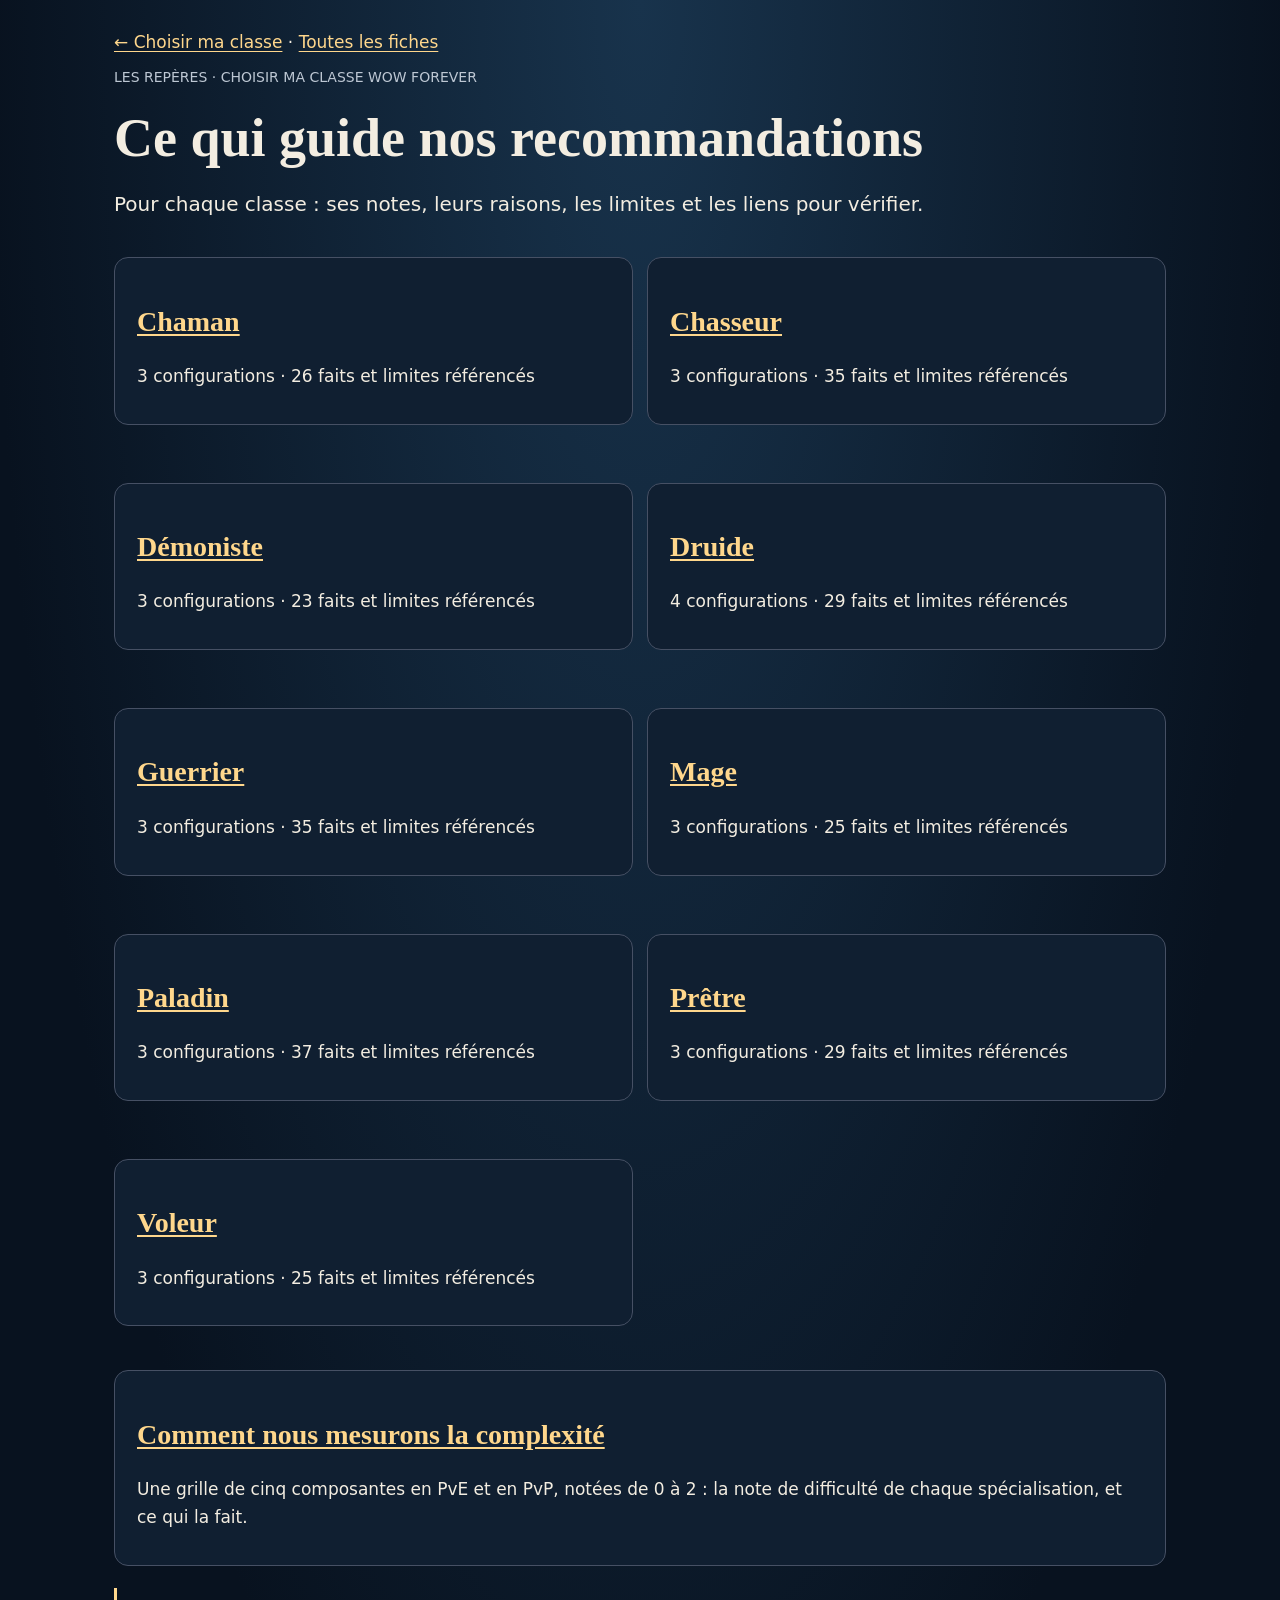
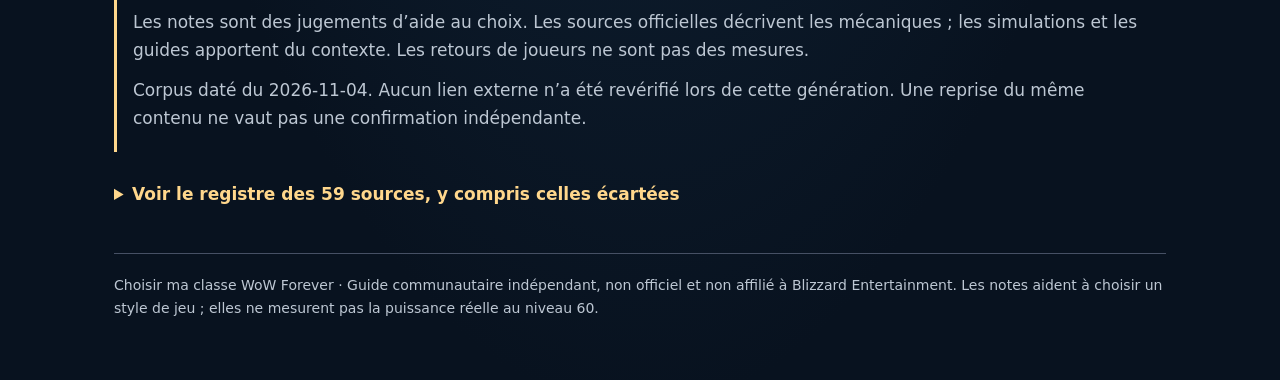
<file: fiches-sources/index.html>
<!doctype html>
<html lang="fr"><head><meta charset="utf-8"><meta name="viewport" content="width=device-width,initial-scale=1"><title>Notes et sources par classe · Choisir ma classe WoW Forever</title><style>:root{color-scheme:dark;--bg:#08121f;--panel:#101f31;--line:#465064;--text:#f3ede1;--muted:#bdc7d3;--gold:#ffd78c}
*{box-sizing:border-box}html{scroll-padding-top:20px}body{margin:0;background:radial-gradient(ellipse at top,#18334c,var(--bg) 650px);color:var(--text);font:17px/1.65 system-ui,sans-serif}main{max-width:1100px;margin:auto;padding:28px 24px 60px}a{color:var(--gold);text-underline-offset:3px;overflow-wrap:anywhere}a:hover{text-decoration-thickness:2px}a:focus-visible,summary:focus-visible{outline:3px solid var(--gold);outline-offset:5px}h1,h2,h3{line-height:1.25;font-family:Georgia,serif}h1{font-size:clamp(32px,6vw,54px);margin:16px 0}h2{font-size:28px}h3{font-size:21px}p{margin:.7em 0}.eyebrow,.meta{color:var(--muted);font-size:14px}.intro{font-size:20px;max-width:820px}.nav{display:flex;gap:10px;flex-wrap:wrap;margin:22px 0}.nav a{padding:8px 13px;border:1px solid var(--line);border-radius:8px;text-decoration:none}.panel,section.config{background:var(--panel);border:1px solid var(--line);border-radius:14px;padding:22px;margin:22px 0}.notice{border-left:3px solid var(--gold);padding:8px 16px;color:var(--muted)}details{margin:18px 0}summary{cursor:pointer;color:var(--gold);font-weight:600;padding:10px 0}.grid{display:grid;grid-template-columns:repeat(2,minmax(0,1fr));gap:14px}.note{padding:16px;border:1px solid var(--line);border-radius:9px;min-width:0}.note h3{display:flex;gap:12px;justify-content:space-between;margin:0}.value{color:var(--gold);white-space:nowrap}.confidence{display:inline-block;color:var(--muted);font-size:14px}.fact,.source{padding:14px 0;border-bottom:1px solid var(--line);scroll-margin-top:20px}.fact p,.source p{margin:6px 0}.flag{color:#ffe4b8}.skip{position:absolute;left:-9999px}.skip:focus{position:static}footer{border-top:1px solid var(--line);margin-top:35px;padding-top:20px;color:var(--muted);font-size:14px}table{width:100%;border-collapse:collapse;margin:10px 0;font-size:15px}th,td{text-align:left;vertical-align:top;padding:7px 8px;border-bottom:1px solid var(--line)}thead th{color:var(--muted);font-weight:600;font-size:14px}td.pts{color:var(--gold);white-space:nowrap;text-align:center;width:3.5em}.table{overflow-x:auto}@media(max-width:600px){table.cx thead,table.levels thead{display:none}table.cx tr{display:grid;grid-template-columns:1fr auto;gap:2px 12px;padding:8px 0;border-bottom:1px solid var(--line)}table.cx th,table.cx td,table.levels th,table.levels td{border:0;padding:0}table.cx td:last-child{grid-column:1/-1}table.levels tr{display:block;padding:8px 0;border-bottom:1px solid var(--line)}table.levels th,table.levels td{display:block;margin:3px 0}table.levels td::before{content:attr(data-label) ' : ';color:var(--muted)}}:target{outline:2px solid var(--gold);outline-offset:5px}@media(max-width:600px){main{padding:20px 15px 40px}.grid{grid-template-columns:1fr}.panel,section.config{padding:16px}.note{padding:13px}body{font-size:16px}}</style></head><body><a class="skip" href="#contenu">Aller au contenu</a><main id="contenu"><nav aria-label="Retour"><a href="../index.html#h-reco">← Choisir ma classe</a> · <a href="index.html">Toutes les fiches</a></nav><header><p class="eyebrow">LES REPÈRES · CHOISIR MA CLASSE WOW FOREVER</p><h1>Ce qui guide nos recommandations</h1><p class="intro">Pour chaque classe : ses notes, leurs raisons, les limites et les liens pour vérifier.</p></header><div class="grid"><article class="panel"><h2><a href="chaman.html">Chaman</a></h2><p>3 configurations · 26 faits et limites référencés</p></article><article class="panel"><h2><a href="chasseur.html">Chasseur</a></h2><p>3 configurations · 35 faits et limites référencés</p></article><article class="panel"><h2><a href="demoniste.html">Démoniste</a></h2><p>3 configurations · 23 faits et limites référencés</p></article><article class="panel"><h2><a href="druide.html">Druide</a></h2><p>4 configurations · 29 faits et limites référencés</p></article><article class="panel"><h2><a href="guerrier.html">Guerrier</a></h2><p>3 configurations · 35 faits et limites référencés</p></article><article class="panel"><h2><a href="mage.html">Mage</a></h2><p>3 configurations · 25 faits et limites référencés</p></article><article class="panel"><h2><a href="paladin.html">Paladin</a></h2><p>3 configurations · 37 faits et limites référencés</p></article><article class="panel"><h2><a href="pretre.html">Prêtre</a></h2><p>3 configurations · 29 faits et limites référencés</p></article><article class="panel"><h2><a href="voleur.html">Voleur</a></h2><p>3 configurations · 25 faits et limites référencés</p></article></div><section class="panel"><h2><a href="complexite.html">Comment nous mesurons la complexité</a></h2><p>Une grille de cinq composantes en PvE et en PvP, notées de 0 à 2 : la note de difficulté de chaque spécialisation, et ce qui la fait.</p></section><div class="notice"><p>Les notes sont des jugements d’aide au choix. Les sources officielles décrivent les mécaniques ; les simulations et les guides apportent du contexte. Les retours de joueurs ne sont pas des mesures.</p><p>Corpus daté du 2026-11-04. Aucun lien externe n’a été revérifié lors de cette génération. Une reprise du même contenu ne vaut pas une confirmation indépendante.</p></div><details><summary>Voir le registre des 59 sources, y compris celles écartées</summary><article class="source" id="source-bz-dd-pretre-guerrier"><h3><a href="https://worldofwarcraft.blizzard.com/en-us/news/24301514" rel="noopener noreferrer" target="_blank">Blizzard, Class Deep Dive Prêtre et Guerrier ↗</a></h3><p class="meta">officiel · Fiabilité de la source : haute · Date : 2026-09-30/2026-10-07 · Consultation enregistrée : 2026-10-21</p><p>Kit des classes en bêta : sorts, talents, forces et limites assumées.</p><p>Décrit surtout les changements par rapport à Classic ; les capacités de base inchangées peuvent être absentes.</p></article><article class="source" id="source-bz-dd-paladin"><h3><a href="https://worldofwarcraft.blizzard.com/en-us/news/24302099" rel="noopener noreferrer" target="_blank">Blizzard, Class Deep Dive Paladin ↗</a></h3><p class="meta">officiel · Fiabilité de la source : haute · Date : 2026-09-30/2026-10-07 · Consultation enregistrée : 2026-10-21</p><p>Kit du Paladin en bêta.</p><p>Même limite : changements surtout.</p></article><article class="source" id="source-bz-dd-chasseur-druide"><h3><a href="https://worldofwarcraft.blizzard.com/en-us/news/24301515" rel="noopener noreferrer" target="_blank">Blizzard, Class Deep Dive Chasseur et Druide ↗</a></h3><p class="meta">officiel · Fiabilité de la source : haute · Date : 2026-09-30/2026-10-07 · Consultation enregistrée : 2026-10-21</p><p>Kit du Chasseur et du Druide en bêta.</p></article><article class="source" id="source-bz-dd-voleur-demoniste"><h3><a href="https://worldofwarcraft.blizzard.com/en-us/news/24310968/world-of-warcraft-forever-class-deep-dives-rogue-and-warlock" rel="noopener noreferrer" target="_blank">Blizzard, Class Deep Dive Voleur et Démoniste ↗</a></h3><p class="meta">officiel · Fiabilité de la source : haute · Date : 2026-09-30/2026-10-07 · Consultation enregistrée : 2026-10-21</p><p>Kit du Voleur et du Démoniste en bêta.</p><p>Ne détaille pas les contrôles de base (Kick, Kidney Shot, Fear…), repris des guides communautaires.</p></article><article class="source" id="source-bz-dd-mage-chaman"><h3><a href="https://worldofwarcraft.blizzard.com/en-us/news/24302097" rel="noopener noreferrer" target="_blank">Blizzard, Class Deep Dive Mage et Chaman ↗</a></h3><p class="meta">officiel · Fiabilité de la source : haute · Date : 2026-09-30/2026-10-07 · Consultation enregistrée : 2026-10-21</p><p>Kit du Mage et du Chaman en bêta.</p></article><article class="source" id="source-bz-notes-15-oct"><h3><a href="https://us.forums.blizzard.com/en/wow/t/wow-forever-beta-development-notes-%E2%80%93-updated-october-15/2360696" rel="noopener noreferrer" target="_blank">Blizzard, notes de développement de la bêta du 15 octobre ↗</a></h3><p class="meta">officiel · Fiabilité de la source : haute · Date : 2026-10-15/2026-10-16 · Consultation enregistrée : 2026-10-21</p><p>Changements récents de la bêta.</p><p>Recoupées avec le résumé d’Icy Veins.</p></article><article class="source" id="source-bz-podcast-2"><h3><a href="https://www.youtube.com/watch?v=uDRcv_w85j8" rel="noopener noreferrer" target="_blank">Blizzard, podcast WoW Forever, épisode 2 ↗</a></h3><p class="meta">intention · Fiabilité de la source : moyenne · Date : 2026-10-01 · Consultation enregistrée : 2026-10-21</p><p>Intentions des développeurs (taxe hybride, Voleur en monocible, Guerrier en cleave, duel non équilibré).</p><p>Des intentions, pas des résultats mesurés.</p></article><article class="source" id="source-mythicsim"><h3><a href="https://mythicsim.com/wow-forever/tier-list" rel="noopener noreferrer" target="_blank">MythicSim, tier list WoW Forever ↗</a></h3><p class="meta">simulation · Fiabilité de la source : moyenne · Date : 2026-10-21 · Consultation enregistrée : 2026-10-21</p><p>Dégâts et menace au niveau 60 théorique.</p><p>wowsims Forever (commit 62b7445), client 1.60.1.70425 ; boss unique statique 2 min, 10 000 itérations, équipement de donjon. Chasseurs simulés en tissage, avec l’écart au tir seul indiqué par spécialisation. La FAQ précise que les soigneurs ne sont pas classés : leur Quick Sim mesure les soins par seconde, que ce tableau ne compare pas. Ni survie des tanks.</p></article><article class="source" id="source-forever-open"><h3><a href="https://endgametools.com/en/wow-forever/news/wow-forever-open-results" rel="noopener noreferrer" target="_blank">The Forever Open, tournoi de duel ↗</a></h3><p class="meta">resultats · Fiabilité de la source : faible · Date : 2026-10-18 · Consultation enregistrée : 2026-10-21</p><p>Duels au niveau 30, personnages Horde, 4 finalistes par classe.</p><p>Niveau 30 et format que Blizzard dit ne pas équilibrer : faible portée pour le niveau 60.</p></article><article class="source" id="source-classicplus"><h3><a href="https://classicplus.io/" rel="noopener noreferrer" target="_blank">ClassicPlus.io, recensement de la bêta ↗</a></h3><p class="meta">population · Fiabilité de la source : faible · Date : 2026-10-13 · Consultation enregistrée : 2026-10-21</p><p>Répartition des personnages de niveau 30 à 39.</p><p>Popularité, pas qualité : non utilisé pour les notes.</p><p class="flag">Écartée : Mesure la popularité, pas la qualité d’une spécialisation.</p></article><article class="source" id="source-kami-video"><h3><a href="https://www.youtube.com/watch?v=W-FjneQX5uw" rel="noopener noreferrer" target="_blank">Kami Labs, « Guide des classes WoW Forever : forces, faiblesses et mon choix » ↗</a></h3><p class="meta">avis · Fiabilité de la source : moyenne · Date : 2026-10-20 · Consultation enregistrée : 2026-10-21</p><p>Avis argumenté d’un créateur expérimenté sur les neuf classes.</p><p>Partenaire RestedXP.</p></article><article class="source" id="source-crix-niv30"><h3><a href="https://mobalytics.gg/wow-forever/tier-lists/dps" rel="noopener noreferrer" target="_blank">Crix, classement DPS au niveau 30 (Mobalytics) ↗</a></h3><p class="meta">avis · Fiabilité de la source : faible · Date : 2026-10-12 · Consultation enregistrée : 2026-10-21</p><p>Donjons et retours de bêta au niveau 30.</p><p>Le niveau 30 ne prédit pas directement le 60.</p></article><article class="source" id="source-mobalytics-leveling"><h3><a href="https://mobalytics.gg/wow-forever/profile/mobalytics/tier-lists/wow-forever-leveling-class-tier-list" rel="noopener noreferrer" target="_blank">Mobalytics, tier list de leveling ↗</a></h3><p class="meta">avis · Fiabilité de la source : faible · Date : 2026-09-17 · Consultation enregistrée : 2026-10-21</p><p>Confort et vitesse du leveling en solo, par classe.</p><p>Fondé sur l’expérience de Vanilla, pas sur des tests de Forever.</p></article><article class="source" id="source-wt-guerrier"><h3><a href="https://www.warcrafttavern.com/forever/guides/warrior/" rel="noopener noreferrer" target="_blank">Warcraft Tavern, guide Guerrier (Forever) ↗</a></h3><p class="meta">guide · Fiabilité de la source : moyenne · Date : bêta · Consultation enregistrée : 2026-10-21</p><p>Kit et usages par spécialisation, builds de bêta niveau 30.</p><p>Auteur : Passion.</p></article><article class="source" id="source-wt-paladin"><h3><a href="https://www.warcrafttavern.com/forever/guides/paladin/" rel="noopener noreferrer" target="_blank">Warcraft Tavern, guide Paladin (Forever) ↗</a></h3><p class="meta">guide · Fiabilité de la source : moyenne · Date : bêta · Consultation enregistrée : 2026-10-21</p><p>Kit et usages par spécialisation, bêta.</p><p>Auteur : Passion.</p></article><article class="source" id="source-wt-chasseur"><h3><a href="https://www.warcrafttavern.com/forever/guides/hunter/" rel="noopener noreferrer" target="_blank">Warcraft Tavern, guide Chasseur (Forever) ↗</a></h3><p class="meta">guide · Fiabilité de la source : moyenne · Date : bêta · Consultation enregistrée : 2026-10-21</p><p>Kit et usages par spécialisation, bêta niveau 20 puis 30.</p><p>Auteur : Sponge.</p></article><article class="source" id="source-wt-voleur"><h3><a href="https://www.warcrafttavern.com/forever/guides/rogue/" rel="noopener noreferrer" target="_blank">Warcraft Tavern, guide Voleur (Forever) ↗</a></h3><p class="meta">guide · Fiabilité de la source : moyenne · Date : bêta · Consultation enregistrée : 2026-10-21</p><p>Kit et usages par spécialisation, bêta.</p><p>Auteur : Nevermore.</p></article><article class="source" id="source-wt-pretre"><h3><a href="https://www.warcrafttavern.com/forever/guides/priest/" rel="noopener noreferrer" target="_blank">Warcraft Tavern, guide Prêtre (Forever) ↗</a></h3><p class="meta">guide · Fiabilité de la source : moyenne · Date : bêta · Consultation enregistrée : 2026-10-21</p><p>Kit et usages par spécialisation, bêta.</p><p>Auteur : Cyradys.</p></article><article class="source" id="source-wt-chaman"><h3><a href="https://www.warcrafttavern.com/forever/guides/shaman/" rel="noopener noreferrer" target="_blank">Warcraft Tavern, guide Chaman (Forever) ↗</a></h3><p class="meta">guide · Fiabilité de la source : moyenne · Date : bêta · Consultation enregistrée : 2026-10-21</p><p>Kit et usages par spécialisation, bêta niveau 20 puis 30.</p><p>Auteur : Val Hull.</p></article><article class="source" id="source-wt-mage"><h3><a href="https://www.warcrafttavern.com/forever/guides/mage/" rel="noopener noreferrer" target="_blank">Warcraft Tavern, guide Mage (Forever) ↗</a></h3><p class="meta">guide · Fiabilité de la source : moyenne · Date : bêta · Consultation enregistrée : 2026-10-21</p><p>Kit et usages par spécialisation, bêta.</p><p>Auteur : Nevermore.</p></article><article class="source" id="source-wt-demoniste"><h3><a href="https://www.warcrafttavern.com/forever/guides/warlock/" rel="noopener noreferrer" target="_blank">Warcraft Tavern, guide Démoniste (Forever) ↗</a></h3><p class="meta">guide · Fiabilité de la source : moyenne · Date : bêta · Consultation enregistrée : 2026-10-21</p><p>Kit et usages par spécialisation, bêta 1.60.1.69913 (niveau 20).</p><p>Auteur : Zephan.</p></article><article class="source" id="source-wt-druide"><h3><a href="https://www.warcrafttavern.com/forever/guides/druid/" rel="noopener noreferrer" target="_blank">Warcraft Tavern, guide Druide (Forever) ↗</a></h3><p class="meta">guide · Fiabilité de la source : moyenne · Date : bêta · Consultation enregistrée : 2026-10-21</p><p>Kit et usages par spécialisation, bêta.</p><p>Auteur : Luxrah.</p></article><article class="source" id="source-kami-grimoire"><h3><a href="https://kami-labs.fr/en/grimoire-wow-forever/" rel="noopener noreferrer" target="_blank">Kami Labs, grimoire des sorts de WoW Forever ↗</a></h3><p class="meta">donnees-client · Fiabilité de la source : haute · Date : 2026-10 · Consultation enregistrée : 2026-10-21</p><p>Sorts d’entraîneur par classe, lus dans le client (via wowforevertalents.com).</p><p>Page dynamique : seule la liste du Guerrier a pu être lue à cette étape.</p></article><article class="source" id="source-guildorder-talents"><h3><a href="https://guildorder.com/games/wow_classic/talents/forever/priest" rel="noopener noreferrer" target="_blank">Guildorder, arbres de talents de WoW Forever ↗</a></h3><p class="meta">donnees-client · Fiabilité de la source : haute · Date : bêta · Consultation enregistrée : 2026-10-21</p><p>Talents par arbre, rangs et effets.</p><p>Repérée, à exploiter à l’étape suivante.</p><p class="flag">Repérée, non utilisée : Données de talents à exploiter pour vérifier les faits.</p></article><article class="source" id="source-kami-tier-list"><h3><a href="https://kami-labs.fr/en/tier-list-wow-forever/" rel="noopener noreferrer" target="_blank">Kami Labs, tier list WoW Forever ↗</a></h3><p class="meta">derivee · Fiabilité de la source : moyenne · Date : 2026-10-20 · Consultation enregistrée : 2026-10-21</p><p>Reprise des simulations MythicSim du 20 octobre.</p><p>Pas une preuve indépendante : même donnée que MythicSim.</p><p class="flag">Écartée : Reprend MythicSim : pas une preuve indépendante.</p></article><article class="source" id="source-icy-veins-hub"><h3><a href="https://www.icy-veins.com/wow-forever/tier-list-hub" rel="noopener noreferrer" target="_blank">Icy Veins, tier lists WoW Forever ↗</a></h3><p class="meta">avis · Fiabilité de la source : moyenne · Date : 2026-09-17 · Consultation enregistrée : 2026-10-21</p><p>Tier lists raid et PvP annoncées.</p><p>« À venir » au 21 octobre : non utilisée.</p><p class="flag">Repérée, non utilisée : Tier lists annoncées « à venir » au 21 octobre.</p></article><article class="source" id="source-iv-choisir"><h3><a href="https://www.icy-veins.com/wow-forever/choosing-your-main" rel="noopener noreferrer" target="_blank">Icy Veins, « Choosing your main » (WoW Forever) ↗</a></h3><p class="meta">guide · Fiabilité de la source : moyenne · Date : 2026-10-15 · Consultation enregistrée : 2026-10-21</p><p>Forces et usages des neuf classes, sans notes chiffrées.</p><p>Autrice : Neryssa. Qualitatif ; ne dit pas reposer sur des tests de bêta.</p></article><article class="source" id="source-crix-pvp-duel"><h3><a href="https://mobalytics.gg/wow-forever/tier-lists/pvp-dueling" rel="noopener noreferrer" target="_blank">Crix, tier list PvP en duel au niveau 30 (Mobalytics) ↗</a></h3><p class="meta">avis · Fiabilité de la source : faible · Date : 2026-10-13 · Consultation enregistrée : 2026-10-21</p><p>Duels 1 contre 1 au niveau 30, par classe et spécialisation mise en avant.</p><p>Tests, duels et théorie revendiqués, sans protocole chiffré ; arbres de talents à 21 points.</p></article><article class="source" id="source-mobalytics-tanking"><h3><a href="https://mobalytics.gg/wow-forever/tier-lists/tanking" rel="noopener noreferrer" target="_blank">PhaseShifter, tier list des tanks (Mobalytics) ↗</a></h3><p class="meta">avis · Fiabilité de la source : moyenne · Date : 2026-10-13 · Consultation enregistrée : 2026-10-21</p><p>Analyse des talents et capacités des tanks, en vue du contenu 60.</p><p>Analyse théorique : survie, menace, provocation, points faibles.</p></article><article class="source" id="source-mobalytics-leveling-beta"><h3><a href="https://mobalytics.gg/wow-forever/tier-list" rel="noopener noreferrer" target="_blank">Mobalytics, tier list de leveling de la bêta ↗</a></h3><p class="meta">avis · Fiabilité de la source : moyenne · Date : bêta (non datée) · Consultation enregistrée : 2026-10-21</p><p>Tableau de leveling bêta 1–20, accompagné de liens vers des guides 1–30 : les deux contextes ne doivent pas être confondus.</p><p>Parties de l’équipe Mobalytics (vitesse, confort, puissance) ; « une idée approximative ». Distincte de la liste fondée sur Vanilla. Le tableau conseille Armes, tandis que la page consultée le 21 octobre présente aussi un guide Guerrier Protection 1–30 daté du 18 octobre ; aucune de ces recommandations ne mesure le solo au niveau 60.</p></article><article class="source" id="source-kami-podcast-2"><h3><a href="https://kami-labs.fr/en/wow-forever/podcast-wow-forever-episode-2-classes/" rel="noopener noreferrer" target="_blank">Kami Labs, résumé du podcast officiel n° 2 (classes) ↗</a></h3><p class="meta">resume · Fiabilité de la source : moyenne · Date : 2026-10-02 · Consultation enregistrée : 2026-10-21</p><p>Propos des développeurs et de Sodapoppin, classe par classe.</p><p>Relais du podcast officiel (78 min) ; distingue intentions, idées non confirmées et avis de Sodapoppin.</p></article><article class="source" id="source-wt-classes"><h3><a href="https://www.warcrafttavern.com/forever/guides/classes/" rel="noopener noreferrer" target="_blank">Warcraft Tavern, « Classes &amp; Specializations » (Forever) ↗</a></h3><p class="meta">guide · Fiabilité de la source : moyenne · Date : bêta · Consultation enregistrée : 2026-10-21</p><p>Présentation des rôles et réputations par classe.</p><p>Auteur : Nevermore. Non daté.</p></article><article class="source" id="source-wowsims-forever"><h3><a href="https://github.com/wowsims/forever" rel="noopener noreferrer" target="_blank">wowsims, simulateur WoW Forever (code source) ↗</a></h3><p class="meta">donnees-simulateur · Fiabilité de la source : moyenne · Date : 2026-10-21 · Consultation enregistrée : 2026-10-22</p><p>Rotations modélisées (listes de priorités) des spécialisations de dégâts et de tank, et données du client (sorts, talents, conditions d’usage).</p><p>Commit 10b0e65 déclaré dans la passation ; mesures de complexité du 22 octobre 2026 sur le commit d6429b7. Les rotations inspectées concernent dégâts et tank. Leur taille dépend des auteurs et des optimisations : ce n’est pas une mesure de difficulté ressentie. Cet échantillon ne démontre pas l’absence générale de simulation de soin.</p></article><article class="source" id="source-bz-darkspear"><h3><a href="https://worldofwarcraft.blizzard.com/news/24307308" rel="noopener noreferrer" target="_blank">Blizzard, « Battle for the Darkspear Islands » ↗</a></h3><p class="meta">officiel · Fiabilité de la source : haute · Date : 2026-10-07 · Consultation enregistrée : 2026-10-21</p><p>Champ de bataille de Forever : 15 contre 15, niveaux 30 à 60, quatre points à tenir et un drapeau.</p><p class="flag">Repérée, non utilisée : Contexte du critère « champs de bataille » ; ne porte sur aucune classe.</p></article><article class="source" id="source-iv-guides-forever"><h3><a href="https://www.icy-veins.com/wow-forever/all-class-guides" rel="noopener noreferrer" target="_blank">Icy Veins, guides des spécialisations WoW Forever ↗</a></h3><p class="meta">guide · Fiabilité de la source : moyenne · Date : 2026-10-01/2026-10-20 · Consultation enregistrée : 2026-10-22</p><p>Un guide PvE par spécialisation : rotation, talents, ressources, forces et faiblesses.</p><p>Guides de la bêta, écrits pour le niveau 30 (son plafond) ; un auteur identifié par guide. Ils décrivent les rotations et le kit de ce niveau, pas du niveau 60. L’adresse est l’index des guides ; chaque fait nomme le guide cité. Le 22 octobre, plusieurs pages ont refusé la lecture automatique : leurs citations ne sont pas reprises.</p></article><article class="source" id="source-wowtbc-guides"><h3><a href="https://wowtbc.gg/warcraftforever/class-guides/" rel="noopener noreferrer" target="_blank">wowtbc.gg, guides des classes WoW Forever ↗</a></h3><p class="meta">guide · Fiabilité de la source : faible · Date : non précisée · Consultation enregistrée : 2026-10-22</p><p>Un guide PvE par spécialisation : rotation et talents d’un build de niveau 30.</p><p>Ni auteur ni date affichés ; les rotations sont présentées comme provisoires, en attendant les simulations. Utilisés en complément, ou à la place d’un guide Icy Veins illisible lors de la consultation.</p></article><article class="source" id="source-wft-patch-20261031"><h3><a href="https://wowforevertalents.com/patch-notes/" rel="noopener noreferrer" target="_blank">WoW Forever Talents — client et hotfixes lus au 31 octobre ↗</a></h3><p class="meta">donnees-jeu · Fiabilité de la source : haute · Date : 2026-10-30/2026-10-31 · Consultation enregistrée : 2026-10-31</p><p>Tables du client et cache de hotfixes, jusqu’au 30 octobre lus le 31 ; vérifier rang appris, prérequis et région.</p><p>Relevé communautaire primaire des données, pas une note officielle Blizzard ni un comportement vérifié en jeu. WFT et ForeverChanges lisent une même famille de données : pas deux mesures indépendantes de performance. Des infobulles et pages de builds anciennes peuvent rester périmées.</p></article><article class="source" id="source-fc-hotfix-20261030"><h3><a href="https://foreverchanges.pro/fr/patch-notes" rel="noopener noreferrer" target="_blank">ForeverChanges — relevé des hotfixes du 30 octobre ↗</a></h3><p class="meta">donnees-jeu · Fiabilité de la source : haute · Date : 2026-10-30/2026-10-31 · Consultation enregistrée : 2026-10-31</p><p>Tables du client et cache de hotfixes, jusqu’au 30 octobre lus le 31 ; vérifier rang appris, prérequis et région.</p><p>Relevé communautaire primaire des données, pas une note officielle Blizzard ni un comportement vérifié en jeu. WFT et ForeverChanges lisent une même famille de données : pas deux mesures indépendantes de performance. Des infobulles et pages de builds anciennes peuvent rester périmées.</p></article><article class="source" id="source-wft-druide-20261031"><h3><a href="https://wowforevertalents.com/abilities/druid/" rel="noopener noreferrer" target="_blank">WoW Forever Talents — grimoire druide actuel ↗</a></h3><p class="meta">donnees-jeu · Fiabilité de la source : haute · Date : 2026-10-30/2026-10-31 · Consultation enregistrée : 2026-10-31</p><p>Tables du client et cache de hotfixes, jusqu’au 30 octobre lus le 31 ; vérifier rang appris, prérequis et région.</p><p>Relevé communautaire primaire des données, pas une note officielle Blizzard ni un comportement vérifié en jeu. WFT et ForeverChanges lisent une même famille de données : pas deux mesures indépendantes de performance. Des infobulles et pages de builds anciennes peuvent rester périmées.</p></article><article class="source" id="source-wft-paladin-20261031"><h3><a href="https://wowforevertalents.com/abilities/paladin/" rel="noopener noreferrer" target="_blank">WoW Forever Talents — grimoire paladin actuel ↗</a></h3><p class="meta">donnees-jeu · Fiabilité de la source : haute · Date : 2026-10-30/2026-10-31 · Consultation enregistrée : 2026-10-31</p><p>Tables du client et cache de hotfixes, jusqu’au 30 octobre lus le 31 ; vérifier rang appris, prérequis et région.</p><p>Relevé communautaire primaire des données, pas une note officielle Blizzard ni un comportement vérifié en jeu. WFT et ForeverChanges lisent une même famille de données : pas deux mesures indépendantes de performance. Des infobulles et pages de builds anciennes peuvent rester périmées.</p></article><article class="source" id="source-wft-mage-20261031"><h3><a href="https://wowforevertalents.com/abilities/mage/" rel="noopener noreferrer" target="_blank">WoW Forever Talents — grimoire mage actuel ↗</a></h3><p class="meta">donnees-jeu · Fiabilité de la source : haute · Date : 2026-10-30/2026-10-31 · Consultation enregistrée : 2026-10-31</p><p>Tables du client et cache de hotfixes, jusqu’au 30 octobre lus le 31 ; vérifier rang appris, prérequis et région.</p><p>Relevé communautaire primaire des données, pas une note officielle Blizzard ni un comportement vérifié en jeu. WFT et ForeverChanges lisent une même famille de données : pas deux mesures indépendantes de performance. Des infobulles et pages de builds anciennes peuvent rester périmées.</p></article><article class="source" id="source-wft-pretre-20261031"><h3><a href="https://wowforevertalents.com/abilities/priest/" rel="noopener noreferrer" target="_blank">WoW Forever Talents — grimoire pretre actuel ↗</a></h3><p class="meta">donnees-jeu · Fiabilité de la source : haute · Date : 2026-10-30/2026-10-31 · Consultation enregistrée : 2026-10-31</p><p>Tables du client et cache de hotfixes, jusqu’au 30 octobre lus le 31 ; vérifier rang appris, prérequis et région.</p><p>Relevé communautaire primaire des données, pas une note officielle Blizzard ni un comportement vérifié en jeu. WFT et ForeverChanges lisent une même famille de données : pas deux mesures indépendantes de performance. Des infobulles et pages de builds anciennes peuvent rester périmées.</p></article><article class="source" id="source-wft-guerrier-20261031"><h3><a href="https://wowforevertalents.com/abilities/warrior/" rel="noopener noreferrer" target="_blank">WoW Forever Talents — grimoire guerrier actuel ↗</a></h3><p class="meta">donnees-jeu · Fiabilité de la source : haute · Date : 2026-10-30/2026-10-31 · Consultation enregistrée : 2026-10-31</p><p>Tables du client et cache de hotfixes, jusqu’au 30 octobre lus le 31 ; vérifier rang appris, prérequis et région.</p><p>Relevé communautaire primaire des données, pas une note officielle Blizzard ni un comportement vérifié en jeu. WFT et ForeverChanges lisent une même famille de données : pas deux mesures indépendantes de performance. Des infobulles et pages de builds anciennes peuvent rester périmées.</p></article><article class="source" id="source-wft-chasseur-20261031"><h3><a href="https://wowforevertalents.com/abilities/hunter/" rel="noopener noreferrer" target="_blank">WoW Forever Talents — grimoire chasseur actuel ↗</a></h3><p class="meta">donnees-jeu · Fiabilité de la source : haute · Date : 2026-10-30/2026-10-31 · Consultation enregistrée : 2026-10-31</p><p>Tables du client et cache de hotfixes, jusqu’au 30 octobre lus le 31 ; vérifier rang appris, prérequis et région.</p><p>Relevé communautaire primaire des données, pas une note officielle Blizzard ni un comportement vérifié en jeu. WFT et ForeverChanges lisent une même famille de données : pas deux mesures indépendantes de performance. Des infobulles et pages de builds anciennes peuvent rester périmées.</p></article><article class="source" id="source-wft-chaman-20261031"><h3><a href="https://wowforevertalents.com/abilities/shaman/" rel="noopener noreferrer" target="_blank">WoW Forever Talents — grimoire chaman actuel ↗</a></h3><p class="meta">donnees-jeu · Fiabilité de la source : haute · Date : 2026-10-30/2026-10-31 · Consultation enregistrée : 2026-10-31</p><p>Tables du client et cache de hotfixes, jusqu’au 30 octobre lus le 31 ; vérifier rang appris, prérequis et région.</p><p>Relevé communautaire primaire des données, pas une note officielle Blizzard ni un comportement vérifié en jeu. WFT et ForeverChanges lisent une même famille de données : pas deux mesures indépendantes de performance. Des infobulles et pages de builds anciennes peuvent rester périmées.</p></article><article class="source" id="source-wft-druide-talents-20261031"><h3><a href="https://wowforevertalents.com/druid/" rel="noopener noreferrer" target="_blank">WoW Forever Talents — talents druide actuels ↗</a></h3><p class="meta">donnees-jeu · Fiabilité de la source : haute · Date : 2026-10-30/2026-10-31 · Consultation enregistrée : 2026-10-31</p><p>Tables du client et cache de hotfixes, jusqu’au 30 octobre lus le 31 ; vérifier rang appris, prérequis et région.</p><p>Relevé communautaire primaire des données, pas une note officielle Blizzard ni un comportement vérifié en jeu. WFT et ForeverChanges lisent une même famille de données : pas deux mesures indépendantes de performance. Des infobulles et pages de builds anciennes peuvent rester périmées.</p></article><article class="source" id="source-wft-paladin-talents-20261031"><h3><a href="https://wowforevertalents.com/paladin/" rel="noopener noreferrer" target="_blank">WoW Forever Talents — talents paladin actuels ↗</a></h3><p class="meta">donnees-jeu · Fiabilité de la source : haute · Date : 2026-10-30/2026-10-31 · Consultation enregistrée : 2026-10-31</p><p>Tables du client et cache de hotfixes, jusqu’au 30 octobre lus le 31 ; vérifier rang appris, prérequis et région.</p><p>Relevé communautaire primaire des données, pas une note officielle Blizzard ni un comportement vérifié en jeu. WFT et ForeverChanges lisent une même famille de données : pas deux mesures indépendantes de performance. Des infobulles et pages de builds anciennes peuvent rester périmées.</p></article><article class="source" id="source-wft-mage-talents-20261031"><h3><a href="https://wowforevertalents.com/mage/" rel="noopener noreferrer" target="_blank">WoW Forever Talents — talents mage actuels ↗</a></h3><p class="meta">donnees-jeu · Fiabilité de la source : haute · Date : 2026-10-30/2026-10-31 · Consultation enregistrée : 2026-10-31</p><p>Tables du client et cache de hotfixes, jusqu’au 30 octobre lus le 31 ; vérifier rang appris, prérequis et région.</p><p>Relevé communautaire primaire des données, pas une note officielle Blizzard ni un comportement vérifié en jeu. WFT et ForeverChanges lisent une même famille de données : pas deux mesures indépendantes de performance. Des infobulles et pages de builds anciennes peuvent rester périmées.</p></article><article class="source" id="source-wft-demoniste-talents-20261031"><h3><a href="https://wowforevertalents.com/warlock/" rel="noopener noreferrer" target="_blank">WoW Forever Talents — talents demoniste actuels ↗</a></h3><p class="meta">donnees-jeu · Fiabilité de la source : haute · Date : 2026-10-30/2026-10-31 · Consultation enregistrée : 2026-10-31</p><p>Tables du client et cache de hotfixes, jusqu’au 30 octobre lus le 31 ; vérifier rang appris, prérequis et région.</p><p>Relevé communautaire primaire des données, pas une note officielle Blizzard ni un comportement vérifié en jeu. WFT et ForeverChanges lisent une même famille de données : pas deux mesures indépendantes de performance. Des infobulles et pages de builds anciennes peuvent rester périmées.</p></article><article class="source" id="source-mythicsim-20261031"><h3><a href="https://mythicsim.com/wow-forever/tier-list" rel="noopener noreferrer" target="_blank">MythicSim — photographie des références au 31 octobre 2026 ↗</a></h3><p class="meta">simulation · Fiabilité de la source : moyenne · Date : 2026-10-31 · Consultation enregistrée : 2026-10-31</p><p>DPS monocible niveau 60, comparaison des presets après plusieurs changements de client/hotfix et de rotation.</p><p>Photographie consultée et figée le 31 : Survie 1253 DPS ; moteur Rust, en-tête a667dce, 10000 itérations, boss 63 statique, deux minutes ±15 s, buffs/consommables de raid, pas de world buffs. Chaque preset utilise son équipement, sa race et sa paire de bijoux ; ce ne sont pas des builds équipés à l’identique. Les cartes auditent notamment les hotfixes 113531/113554 ; les re-simulations sont séparées des mises à jour du moteur. BM et Précision : presets à distance, Précision en Loup solitaire ; Survie : tissage. Healers exclus ; la menace des tanks ne mesure pas leur survie. Une seule famille de simulation, résultats provisoires avant lancement.</p></article><article class="source" id="source-bz-dev-20261102"><h3><a href="https://us.forums.blizzard.com/en/wow/t/2360696/9" rel="noopener noreferrer" target="_blank">Blizzard — développement Forever, bilan du 2 novembre complété le 4 ↗</a></h3><p class="meta">officiel · Fiabilité de la source : haute · Date : 2026-11-02/2026-11-04 · Consultation enregistrée : 2026-11-04</p><p>Bilan depuis le 15 octobre, neuf classes, correctifs et changements annoncés pour le lancement.</p><p>Source officielle pour l’intention et les faits annoncés. La précision Swiftmend a été ajoutée depuis la lecture du 3 novembre. Une annonce ne constitue pas une mesure relative de DPS, soin ou PvP.</p></article><article class="source" id="source-wft-patch-20261104"><h3><a href="https://wowforevertalents.com/patch-notes/" rel="noopener noreferrer" target="_blank">WoW Forever Talents — client 70755 et cache des hotfixs du 3 novembre ↗</a></h3><p class="meta">donnees-jeu · Fiabilité de la source : haute · Date : 2026-11-04 · Consultation enregistrée : 2026-11-04</p><p>Talents, sorts, rangs et différences entre notes officielles et tables du client.</p><p>Données primaires extraites, pas un test en jeu. Certaines lignes annoncées restent absentes des fichiers. Les pages de builds en cache peuvent avoir un état antérieur.</p></article><article class="source" id="source-fc-patch-20261104"><h3><a href="https://foreverchanges.pro/fr/patch-notes" rel="noopener noreferrer" target="_blank">ForeverChanges — correctifs et build 70755 consultés le 4 novembre ↗</a></h3><p class="meta">donnees-jeu · Fiabilité de la source : haute · Date : 2026-11-04 · Consultation enregistrée : 2026-11-04</p><p>Relevés des rangs et hotfix Chasseur du 3, retrait Soins de lien et rang 4 Bouclier sacré.</p><p>Même famille de provenance que WFT pour les données client. Les instants de rafraîchissement diffèrent ; recouper annonce, cache et client, sans compter ces sites comme mesures indépendantes.</p></article><article class="source" id="source-mythicsim-20261104"><h3><a href="https://mythicsim.com/wow-forever/tier-list" rel="noopener noreferrer" target="_blank">MythicSim — photographie et rapports complets du 4 novembre ↗</a></h3><p class="meta">simulation · Fiabilité de la source : moyenne · Date : 2026-11-04 · Consultation enregistrée : 2026-11-04</p><p>DPS monocible niveau 60, boss 63, deux minutes ±15 s, 10000 itérations ; vingt configurations et leurs vrais presets.</p><p>Valeurs précises des rapports API datés du 4, moteur a667dce. Comparaison de références avec équipement, race, talents, rotations et bijoux propres. Les objets aux statistiques non révélées et les approximations d’implémentation restent signalés par le simulateur. Aucune extrapolation directe au PvP, au HPS, à la mitigation ou au leveling.</p></article><article class="source" id="source-mythicsim-log-20261104"><h3><a href="https://mythicsim.com/changelog" rel="noopener noreferrer" target="_blank">MythicSim — journal et corrections du simulateur au 4 novembre ↗</a></h3><p class="meta">simulation · Fiabilité de la source : moyenne · Date : 2026-11-04 · Consultation enregistrée : 2026-11-04</p><p>Couverture des nouvelles rotations, rangs de sorts, talents légaux et équipements connus.</p><p>Distinguer changement du jeu, correction de simulateur et optimisation de référence. Les HPS expérimentaux ne sont pas utilisés comme classement de soigneurs.</p></article><article class="source" id="source-iv-holy-rotation-20261104"><h3><a href="https://www.icy-veins.com/wow-forever/holy-paladin-healer-pve-rotation-cooldowns-abilities" rel="noopener noreferrer" target="_blank">Icy Veins / Mytholxgy — Holy Paladin Rotation, Cooldowns, and Abilities ↗</a></h3><p class="meta">guide · Fiabilité de la source : haute · Date : 2026-11-03 · Consultation enregistrée : 2026-11-04</p><p>Guide niveau 60 du 3 novembre, Oath, Light’s Vigil, Holy Shock et Infusion.</p><p>Guide de son auteur, utilisé pour la charge de jeu et les séquences conditionnelles, pas comme mesure comparée de HPS.</p></article><article class="source" id="source-iv-prot-rotation-20261104"><h3><a href="https://www.icy-veins.com/wow-forever/protection-paladin-tank-pve-rotation-cooldowns-abilities" rel="noopener noreferrer" target="_blank">Icy Veins / Mytholxgy — Protection Paladin Rotation, Cooldowns, and Abilities ↗</a></h3><p class="meta">guide · Fiabilité de la source : haute · Date : 2026-11-03 · Consultation enregistrée : 2026-11-04</p><p>Guide du 3 novembre, bouclier, menace, mana et rotation de tank.</p><p>Charge et contraintes du kit Protection, sans classement de survie entre tanks.</p></article><article class="source" id="source-moba-prot-thick-20261104"><h3><a href="https://mobalytics.gg/wow-forever/classes/protection-paladin-guide-progress" rel="noopener noreferrer" target="_blank">Mobalytics / Progress-Thick — Protection Paladin Guide ↗</a></h3><p class="meta">guide · Fiabilité de la source : haute · Date : 2026-11-03 · Consultation enregistrée : 2026-11-04</p><p>Guide du 3 novembre, arbre Shieldsworn, farm de packs et quête solo.</p><p>Le farm de packs favorable ne doit pas devenir une note maximale de toute progression solo ; mana et monocible sont distingués.</p></article><article class="source" id="source-method-mage-leveling-20261104"><h3><a href="https://www.method.gg/wow-forever/wow-forever-mage-leveling-guide-and-talents" rel="noopener noreferrer" target="_blank">Method / Celz — WoW Forever Mage Leveling Guide and Talents ↗</a></h3><p class="meta">guide · Fiabilité de la source : haute · Date : 2026-11-03 · Consultation enregistrée : 2026-11-04</p><p>Guide du 3 novembre, sécurité du Givre, kiting et quêtes difficiles.</p><p>Jugement qualitatif du solo et de la survie, en tenant compte du mana et des contraintes du farm Blizzard.</p></article></details><footer>Choisir ma classe WoW Forever · Guide communautaire indépendant, non officiel et non affilié à Blizzard Entertainment. Les notes aident à choisir un style de jeu ; elles ne mesurent pas la puissance réelle au niveau 60.</footer></main></body></html>
</file>
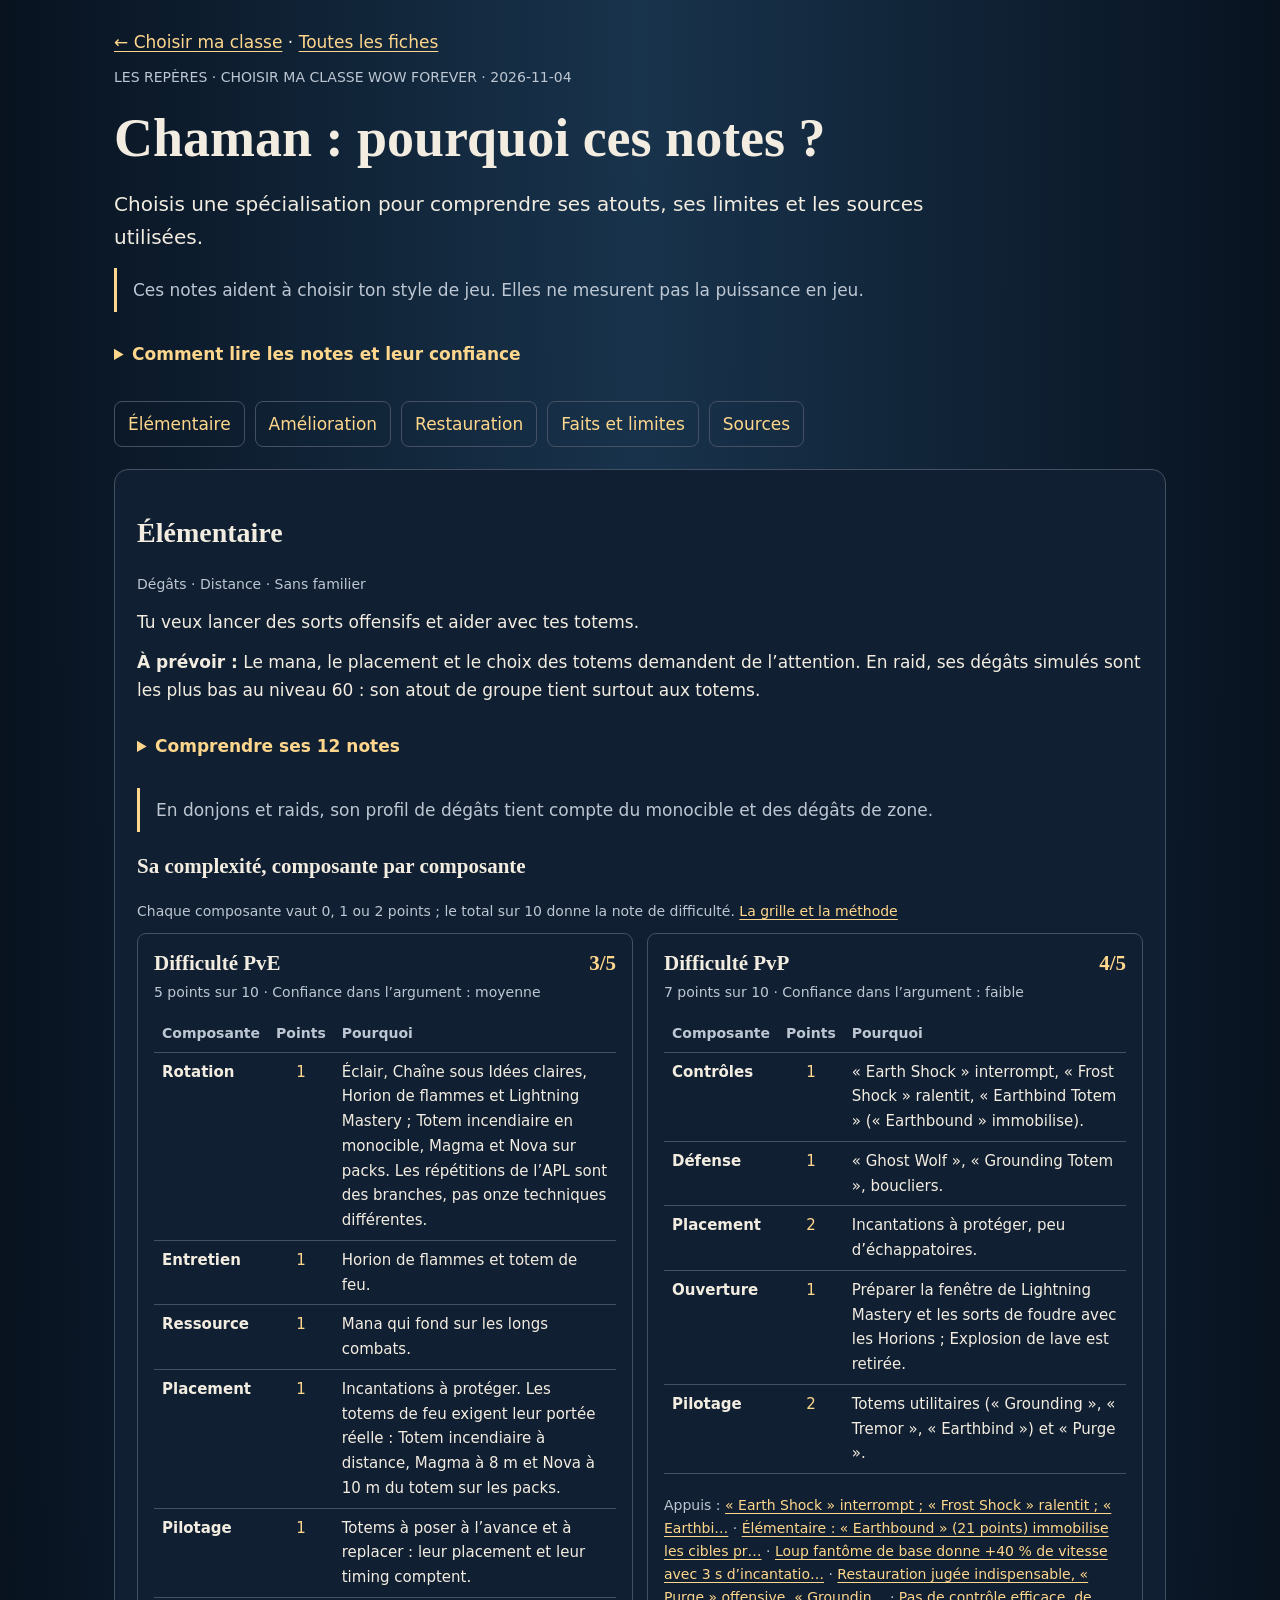
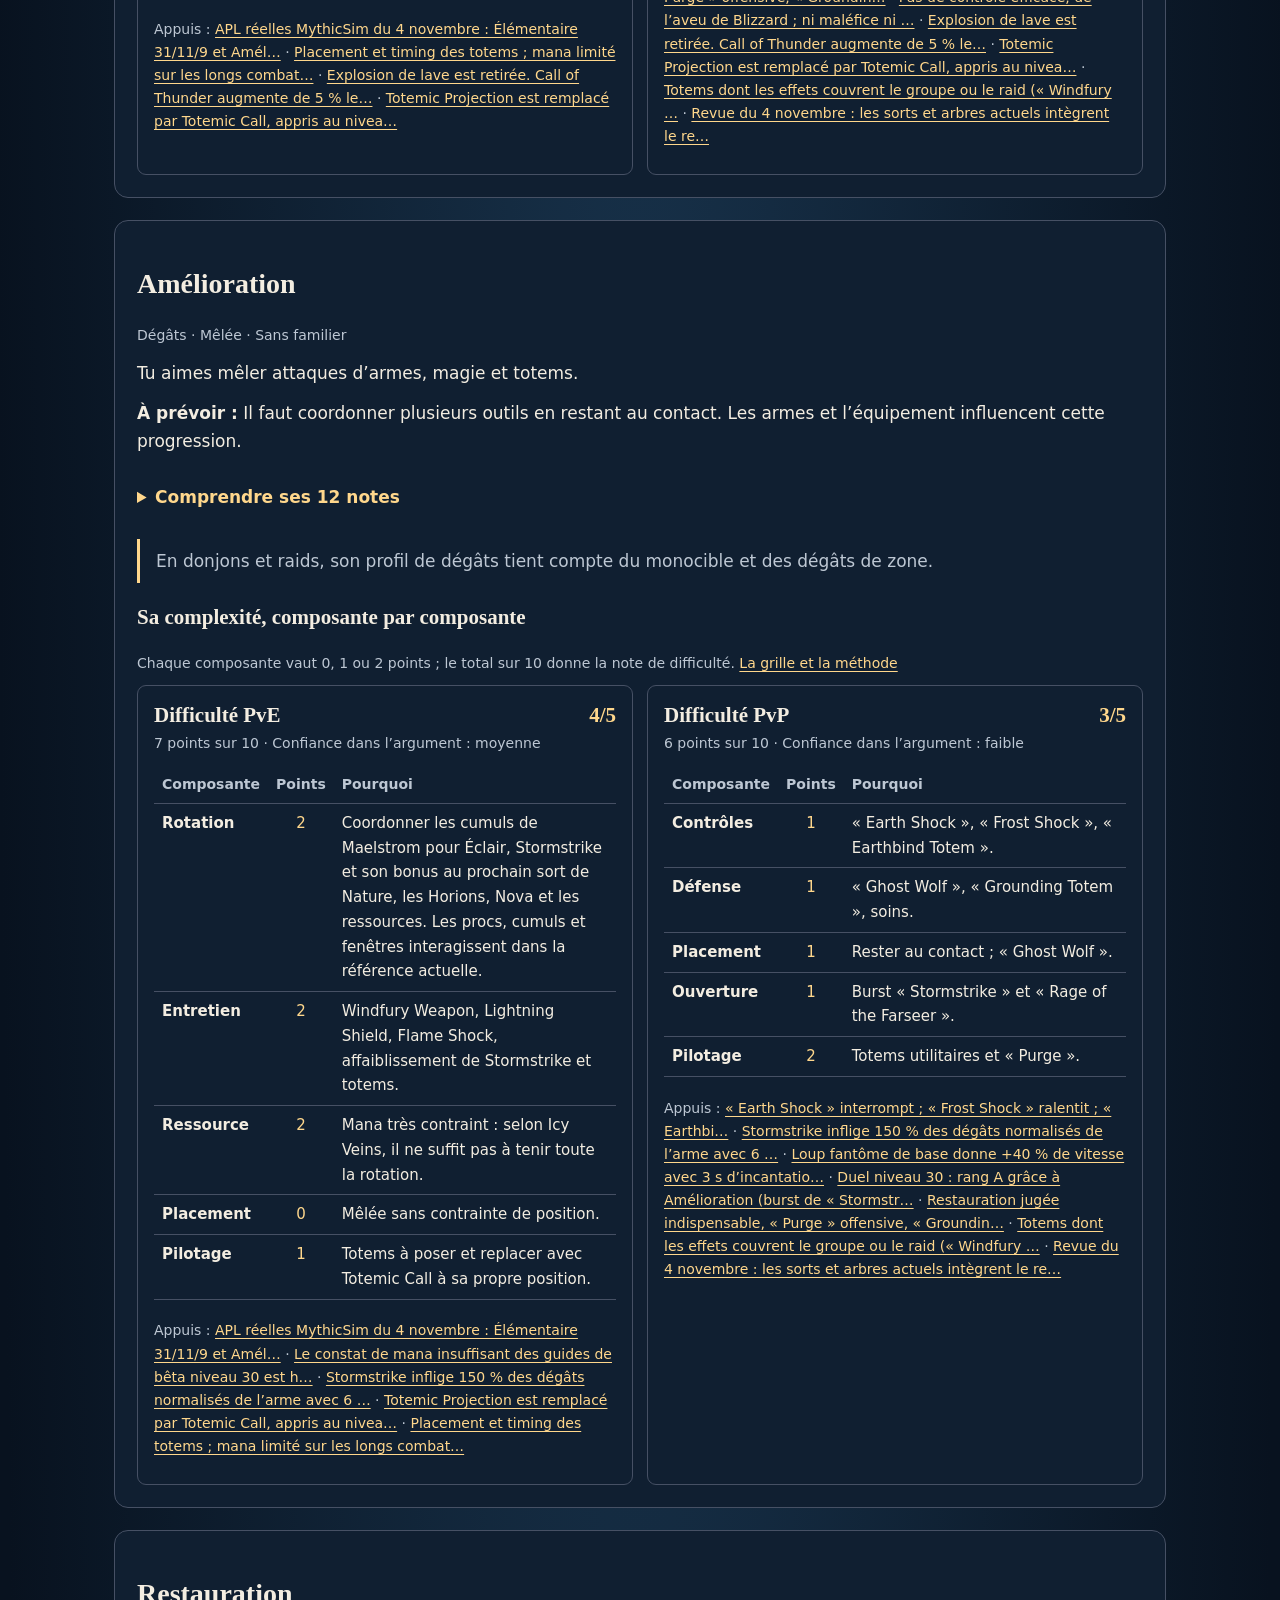
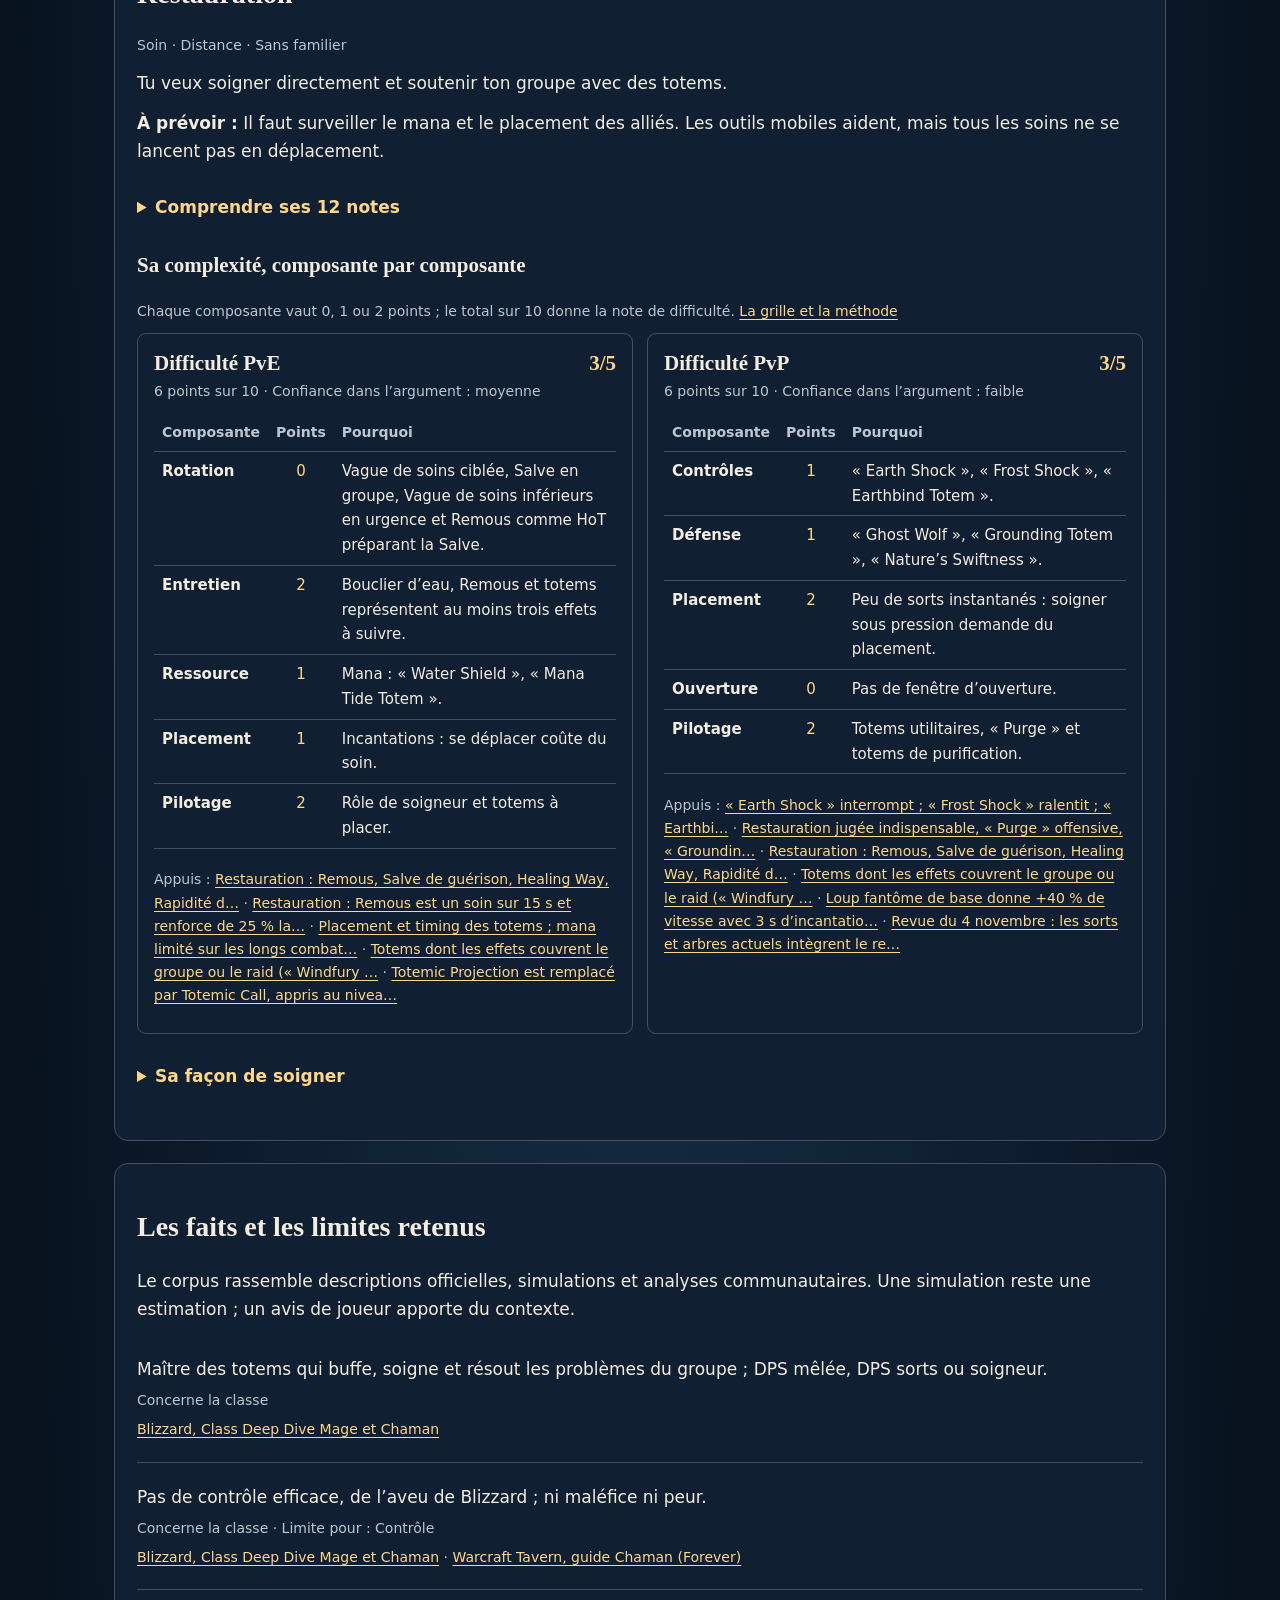
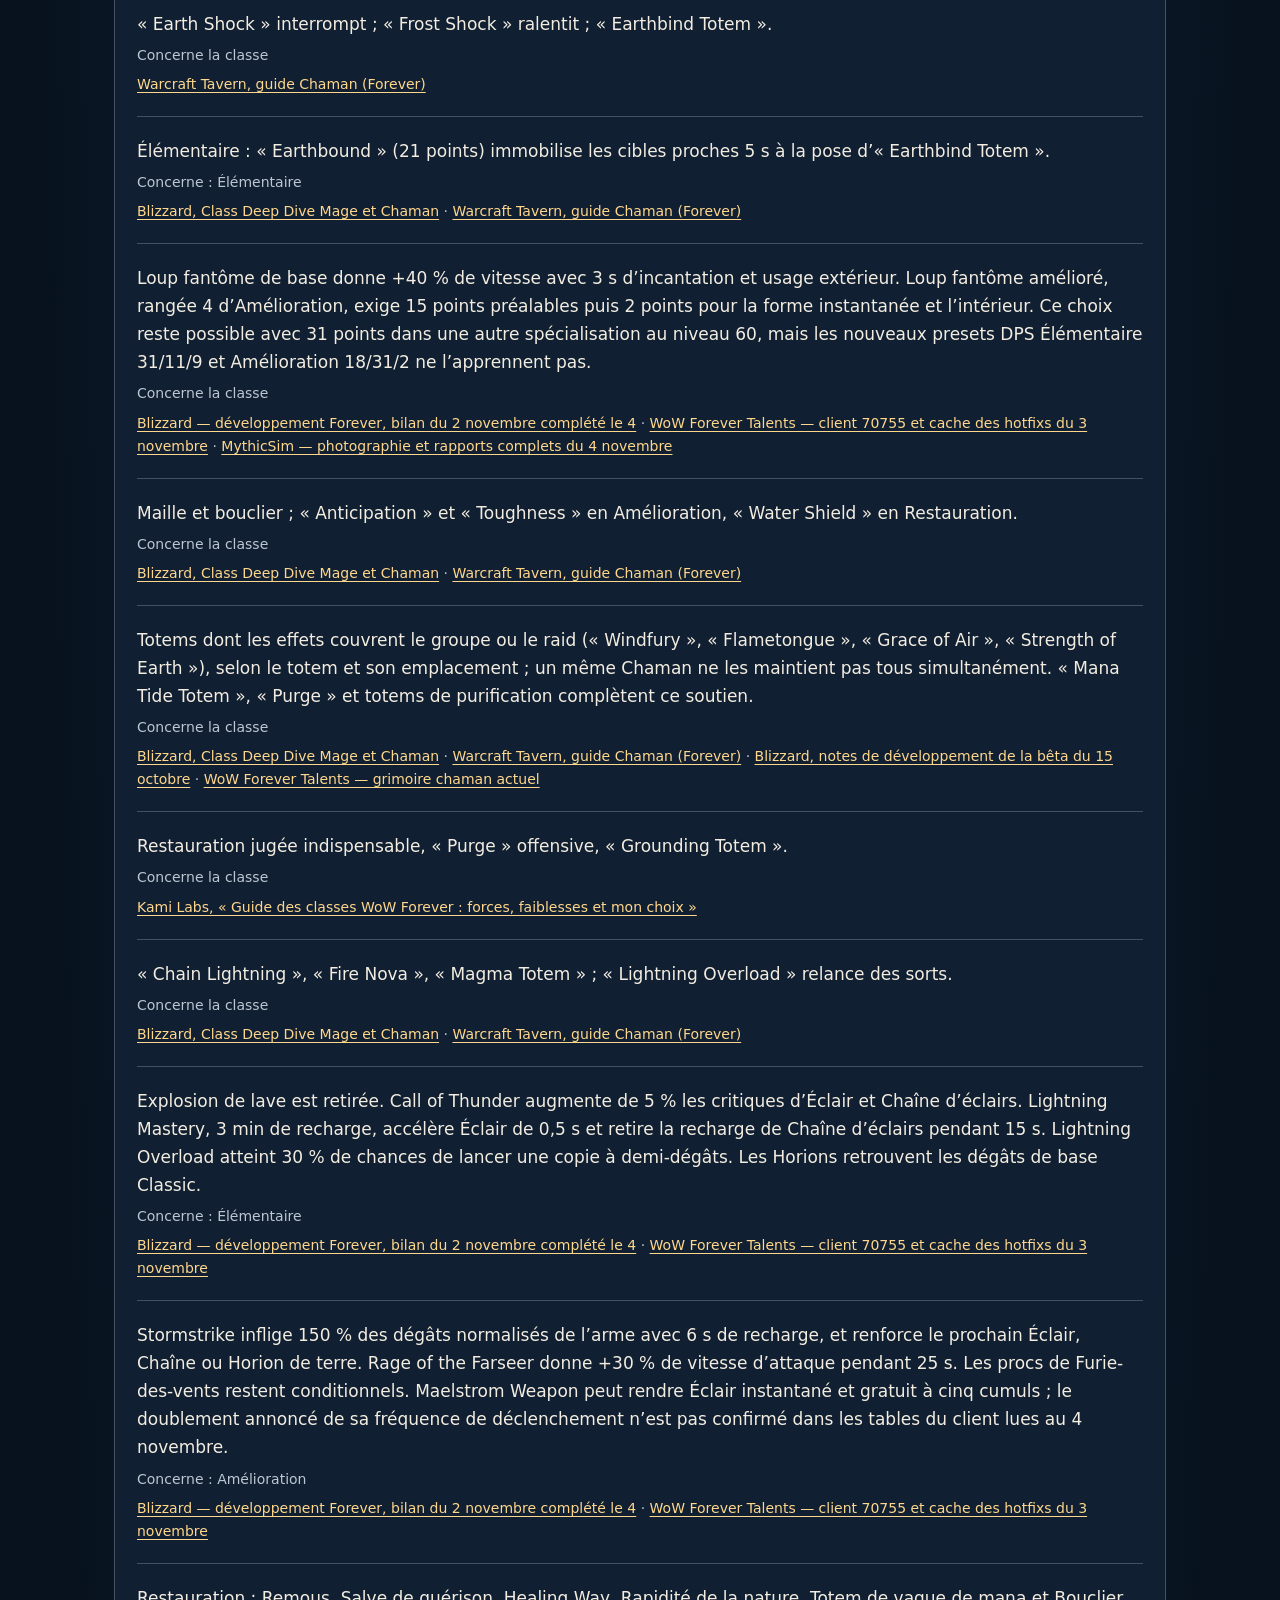
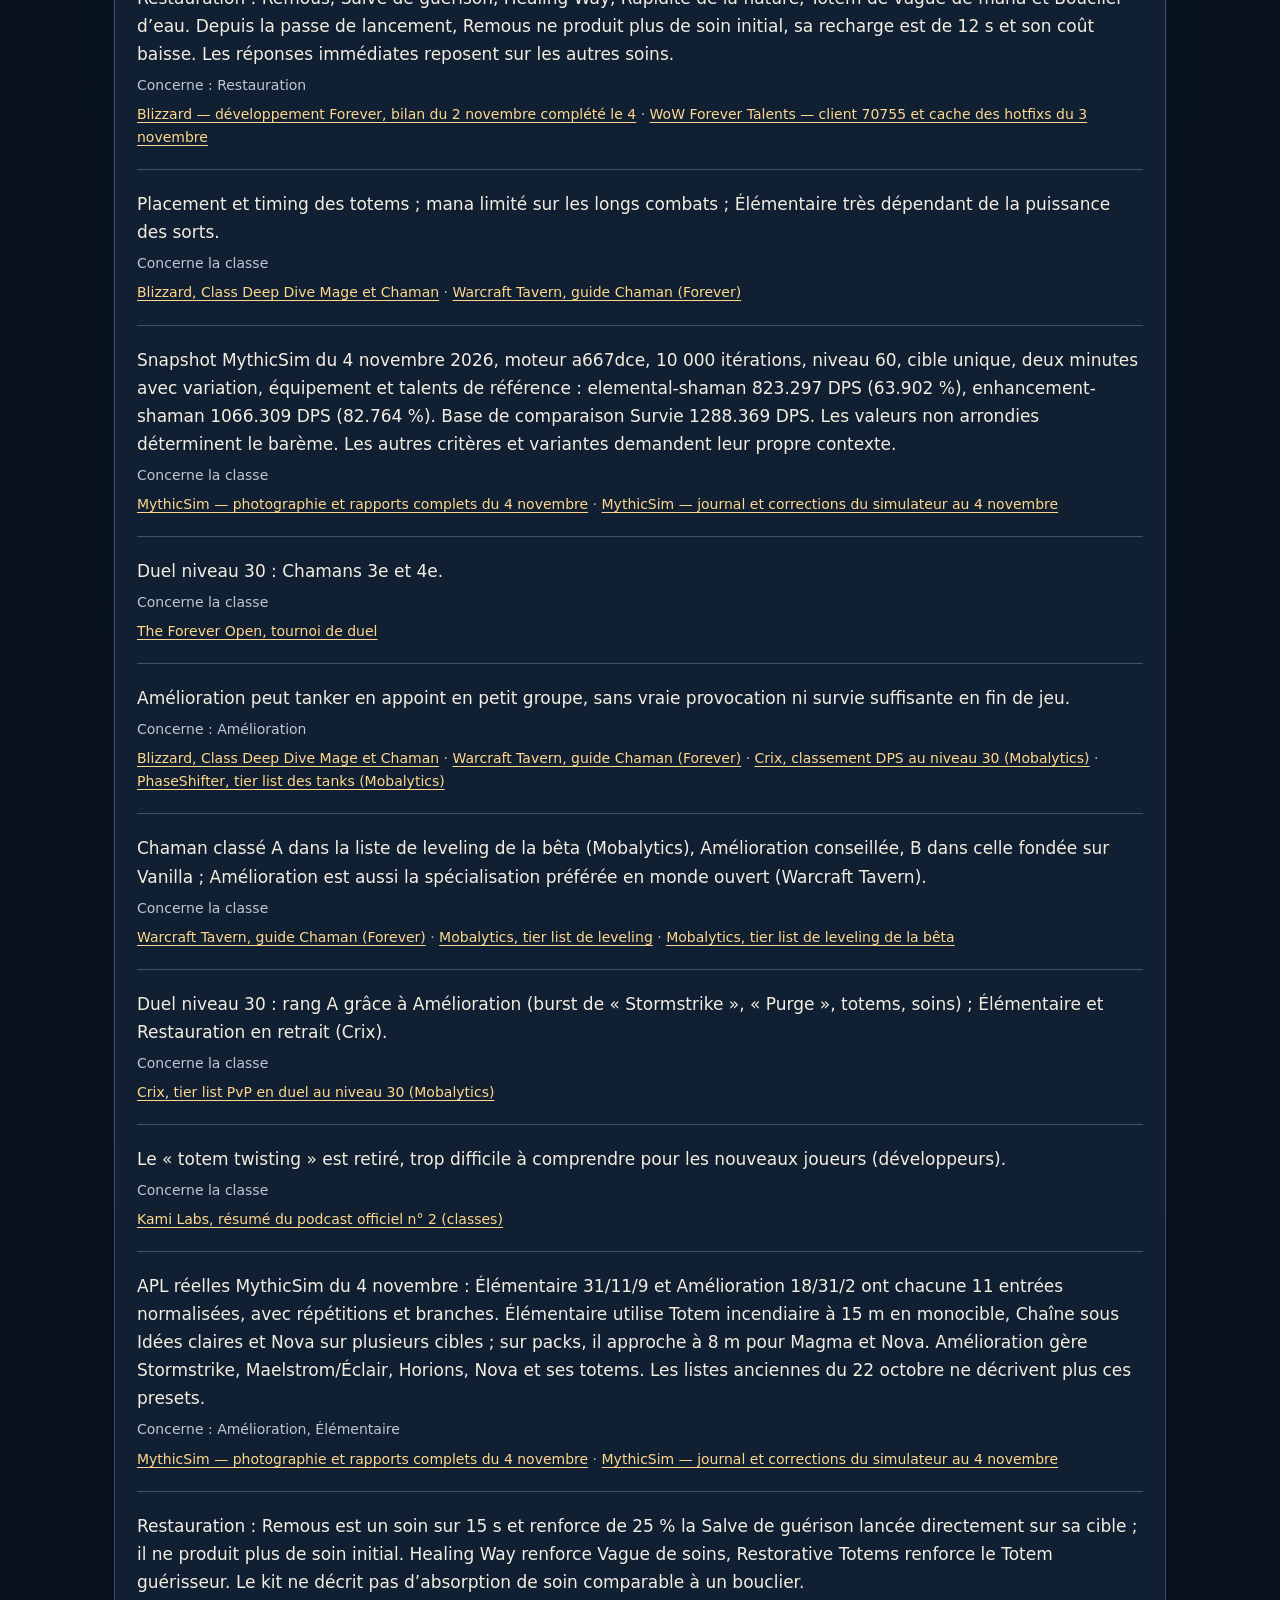
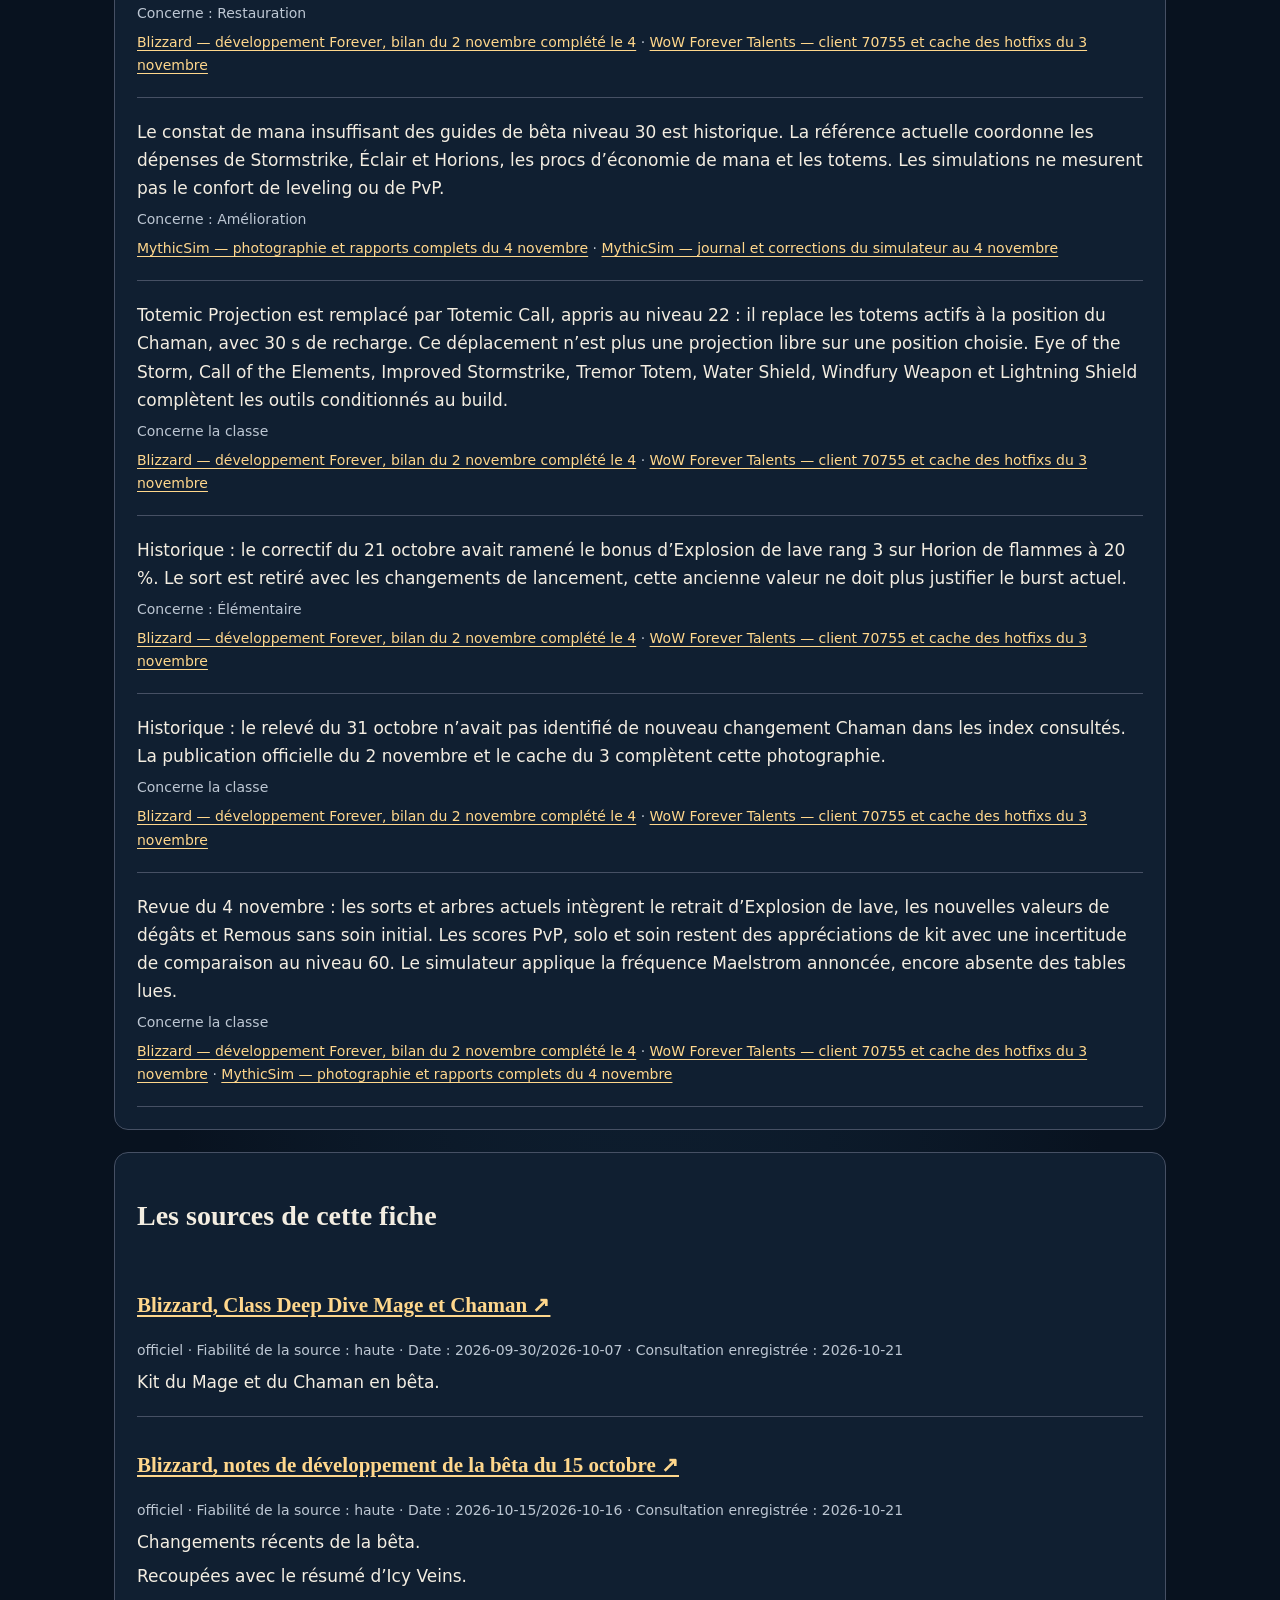
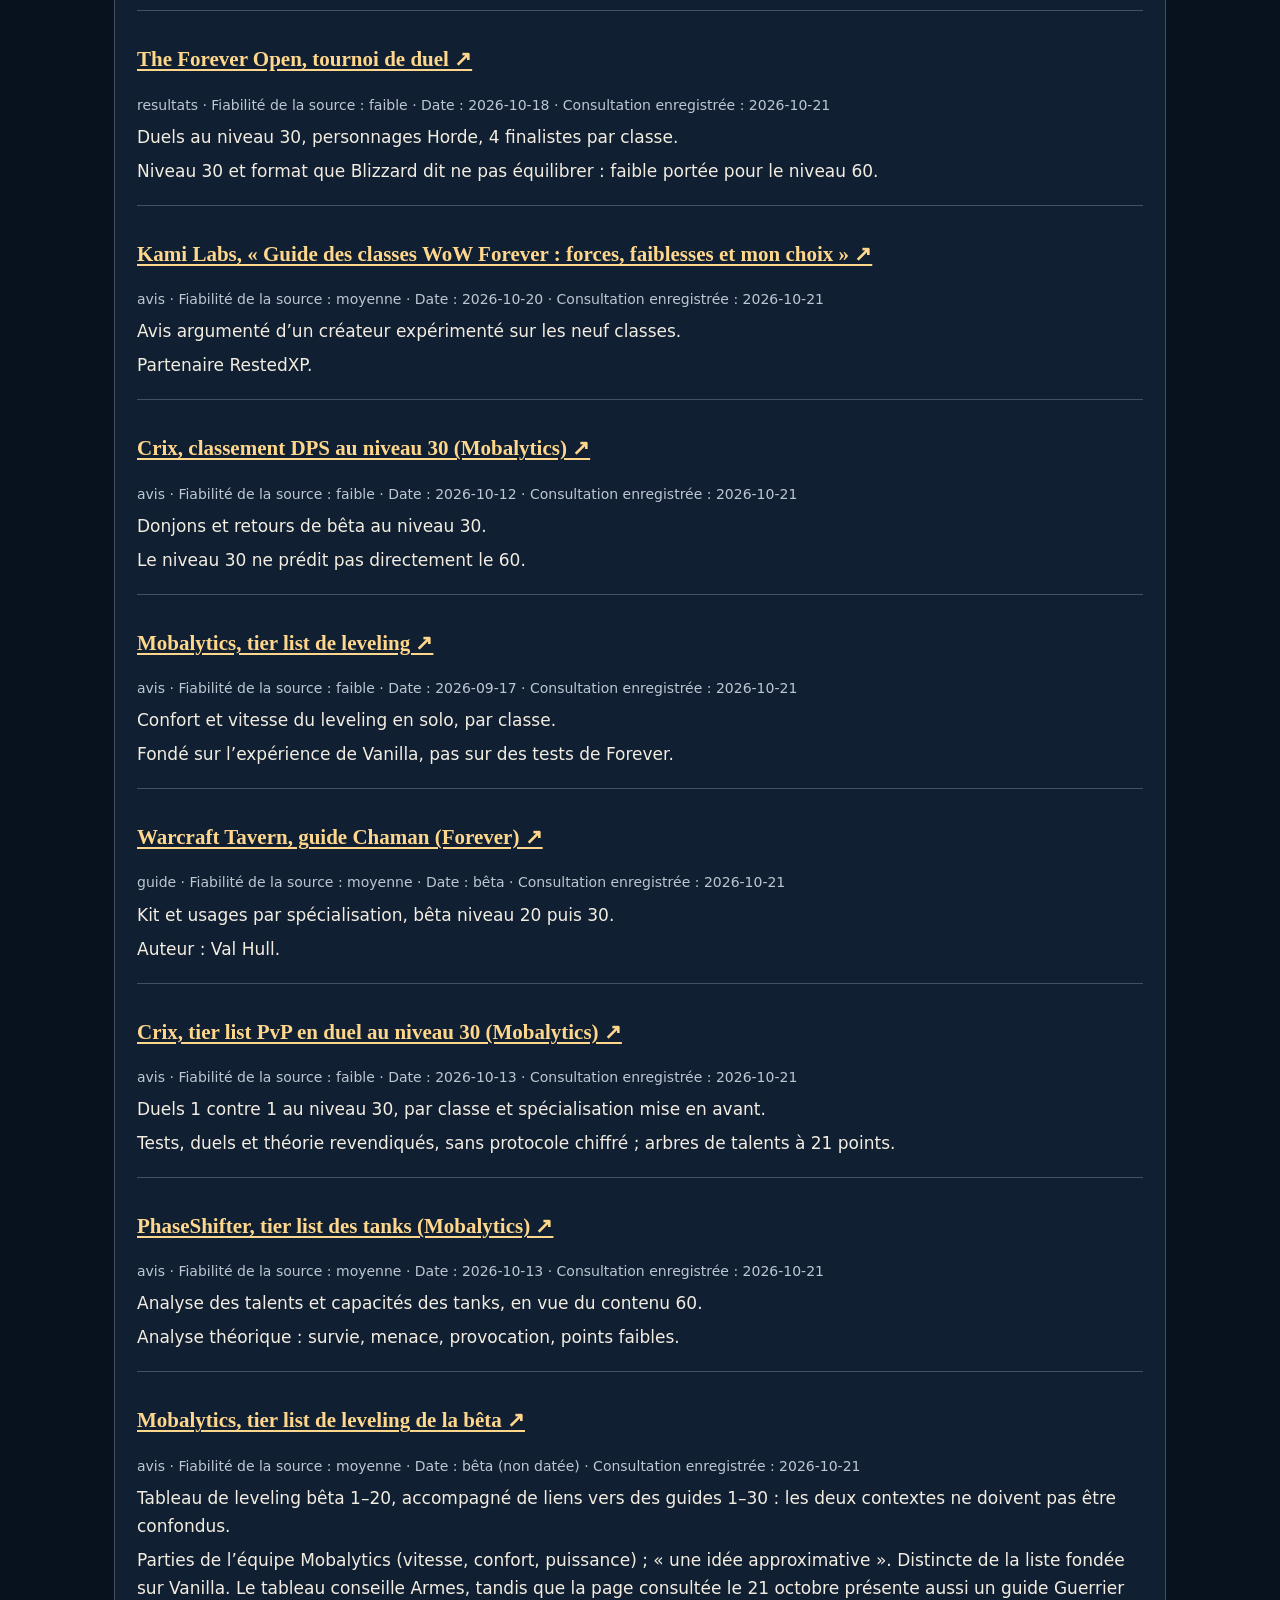
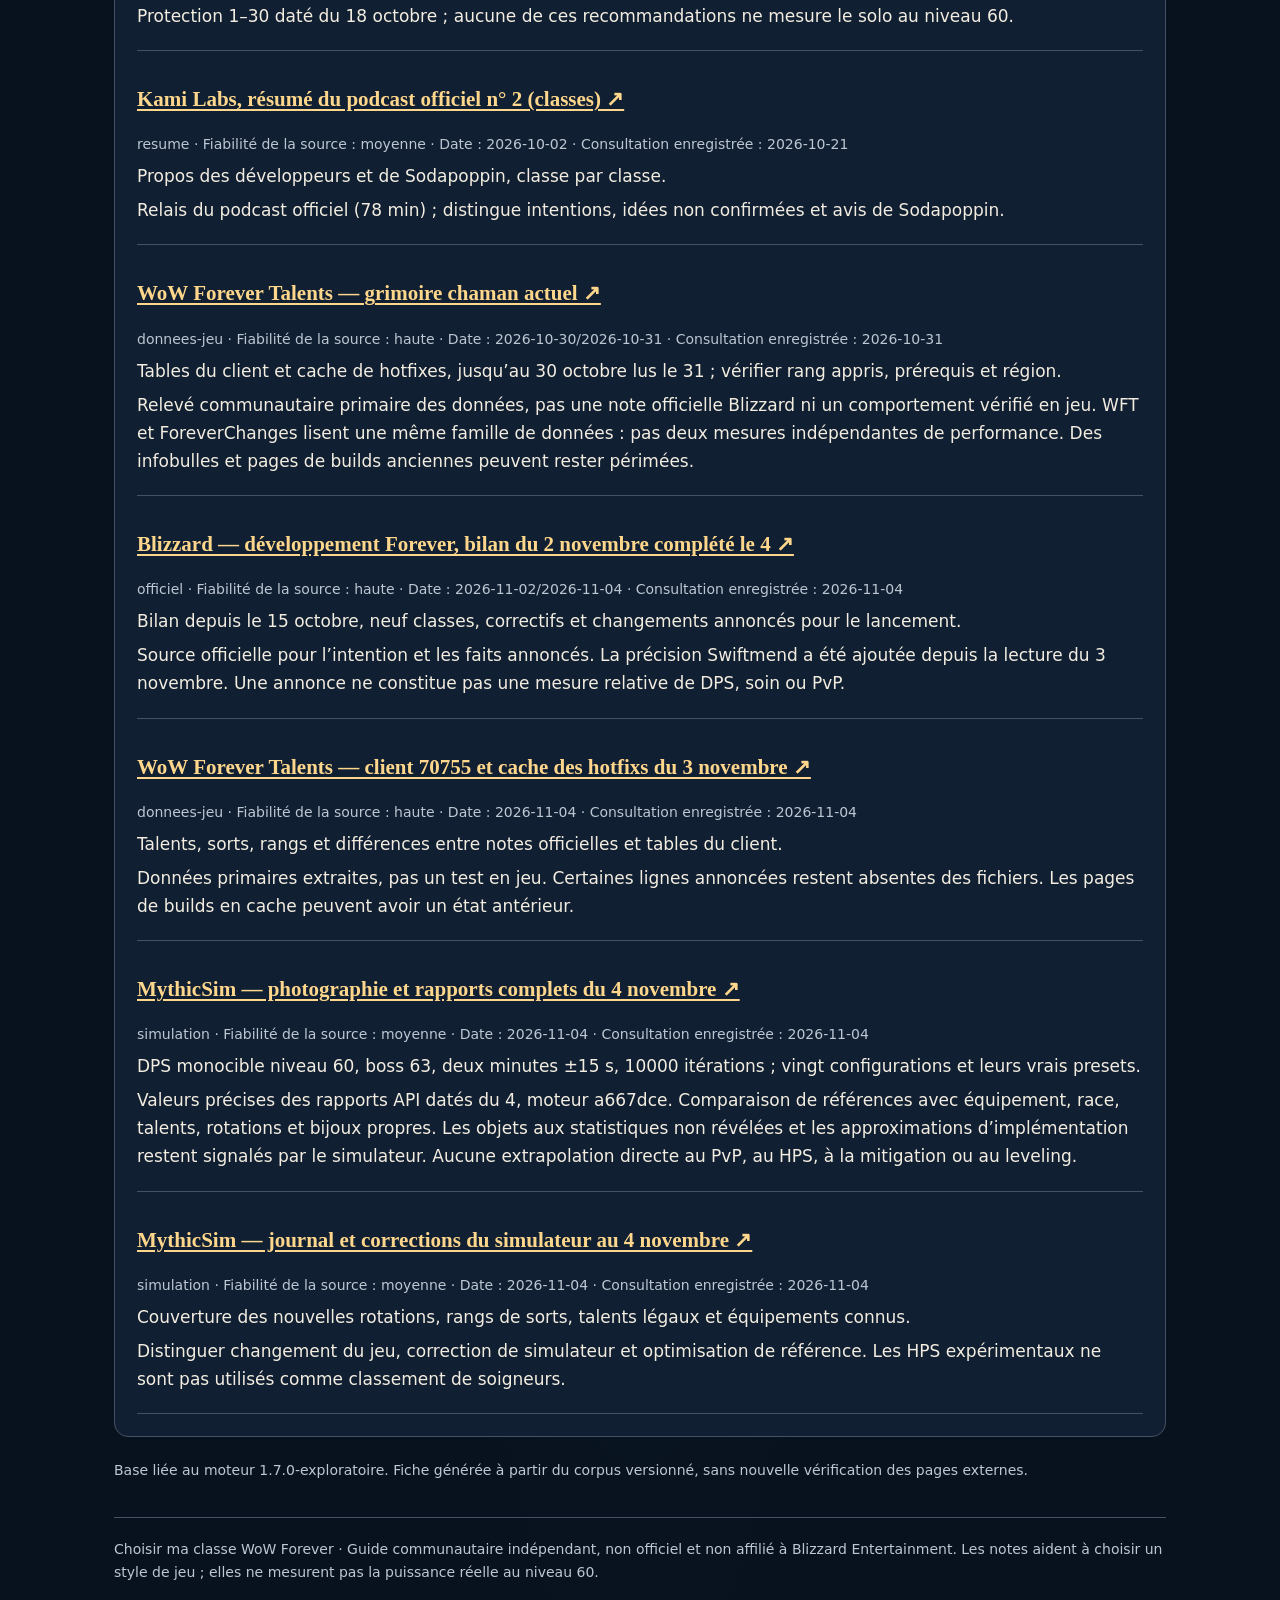
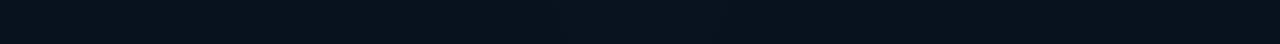
<file: fiches-sources/chaman.html>
<!doctype html>
<html lang="fr"><head><meta charset="utf-8"><meta name="viewport" content="width=device-width,initial-scale=1"><title>Chaman · Notes et sources · Choisir ma classe WoW Forever</title><style>:root{color-scheme:dark;--bg:#08121f;--panel:#101f31;--line:#465064;--text:#f3ede1;--muted:#bdc7d3;--gold:#ffd78c}
*{box-sizing:border-box}html{scroll-padding-top:20px}body{margin:0;background:radial-gradient(ellipse at top,#18334c,var(--bg) 650px);color:var(--text);font:17px/1.65 system-ui,sans-serif}main{max-width:1100px;margin:auto;padding:28px 24px 60px}a{color:var(--gold);text-underline-offset:3px;overflow-wrap:anywhere}a:hover{text-decoration-thickness:2px}a:focus-visible,summary:focus-visible{outline:3px solid var(--gold);outline-offset:5px}h1,h2,h3{line-height:1.25;font-family:Georgia,serif}h1{font-size:clamp(32px,6vw,54px);margin:16px 0}h2{font-size:28px}h3{font-size:21px}p{margin:.7em 0}.eyebrow,.meta{color:var(--muted);font-size:14px}.intro{font-size:20px;max-width:820px}.nav{display:flex;gap:10px;flex-wrap:wrap;margin:22px 0}.nav a{padding:8px 13px;border:1px solid var(--line);border-radius:8px;text-decoration:none}.panel,section.config{background:var(--panel);border:1px solid var(--line);border-radius:14px;padding:22px;margin:22px 0}.notice{border-left:3px solid var(--gold);padding:8px 16px;color:var(--muted)}details{margin:18px 0}summary{cursor:pointer;color:var(--gold);font-weight:600;padding:10px 0}.grid{display:grid;grid-template-columns:repeat(2,minmax(0,1fr));gap:14px}.note{padding:16px;border:1px solid var(--line);border-radius:9px;min-width:0}.note h3{display:flex;gap:12px;justify-content:space-between;margin:0}.value{color:var(--gold);white-space:nowrap}.confidence{display:inline-block;color:var(--muted);font-size:14px}.fact,.source{padding:14px 0;border-bottom:1px solid var(--line);scroll-margin-top:20px}.fact p,.source p{margin:6px 0}.flag{color:#ffe4b8}.skip{position:absolute;left:-9999px}.skip:focus{position:static}footer{border-top:1px solid var(--line);margin-top:35px;padding-top:20px;color:var(--muted);font-size:14px}table{width:100%;border-collapse:collapse;margin:10px 0;font-size:15px}th,td{text-align:left;vertical-align:top;padding:7px 8px;border-bottom:1px solid var(--line)}thead th{color:var(--muted);font-weight:600;font-size:14px}td.pts{color:var(--gold);white-space:nowrap;text-align:center;width:3.5em}.table{overflow-x:auto}@media(max-width:600px){table.cx thead,table.levels thead{display:none}table.cx tr{display:grid;grid-template-columns:1fr auto;gap:2px 12px;padding:8px 0;border-bottom:1px solid var(--line)}table.cx th,table.cx td,table.levels th,table.levels td{border:0;padding:0}table.cx td:last-child{grid-column:1/-1}table.levels tr{display:block;padding:8px 0;border-bottom:1px solid var(--line)}table.levels th,table.levels td{display:block;margin:3px 0}table.levels td::before{content:attr(data-label) ' : ';color:var(--muted)}}:target{outline:2px solid var(--gold);outline-offset:5px}@media(max-width:600px){main{padding:20px 15px 40px}.grid{grid-template-columns:1fr}.panel,section.config{padding:16px}.note{padding:13px}body{font-size:16px}}</style></head><body><a class="skip" href="#contenu">Aller au contenu</a><main id="contenu"><nav aria-label="Retour"><a href="../index.html#h-reco">← Choisir ma classe</a> · <a href="index.html">Toutes les fiches</a></nav><header><p class="eyebrow">LES REPÈRES · CHOISIR MA CLASSE WOW FOREVER · 2026-11-04</p><h1>Chaman : pourquoi ces notes ?</h1><p class="intro">Choisis une spécialisation pour comprendre ses atouts, ses limites et les sources utilisées.</p></header><p class="notice">Ces notes aident à choisir ton style de jeu. Elles ne mesurent pas la puissance en jeu.</p><details><summary>Comment lire les notes et leur confiance</summary><p>Une capacité officielle ne prouve pas un 4/5 ou un 5/5. La confiance concerne la solidité de l’argument, pas la précision du chiffre.</p><p>État du corpus : 2026-11-04. Les changements de patch peuvent modifier ces repères. Plusieurs sites qui reprennent une même source ne constituent pas plusieurs confirmations.</p></details><nav class="nav" aria-label="Spécialisations"><a href="#chaman-elementaire">Élémentaire</a><a href="#chaman-amelioration">Amélioration</a><a href="#chaman-restauration">Restauration</a><a href="#faits">Faits et limites</a><a href="#sources">Sources</a></nav><section class="config" id="chaman-elementaire"><h2>Élémentaire</h2><p class="meta">Dégâts · Distance · Sans familier</p><p>Tu veux lancer des sorts offensifs et aider avec tes totems.</p><p><b>À prévoir :</b> Le mana, le placement et le choix des totems demandent de l’attention. En raid, ses dégâts simulés sont les plus bas au niveau 60 : son atout de groupe tient surtout aux totems.</p><details><summary>Comprendre ses 12 notes</summary><p class="meta">De 1 à 5 : plus la note est haute, plus ce point est marqué. Pour la difficulté, 5 signifie plus exigeant. Les notes ci-dessous précèdent les réglages de maîtrise et de certitude du questionnaire.</p><div class="grid"><article class="note" data-note="chaman-elementaire/raid"><h3>DPS monocible (raid) <span class="value">3/5</span></h3><span class="confidence">Confiance dans l’argument : moyenne</span><p>Snapshot MythicSim du 4 novembre 2026, niveau 60, cible unique sur deux minutes : 823.297 DPS, soit 63.902 % de la référence Survie à 1288.369 DPS. Note 3/5 calculée sur les valeurs non arrondies du barème existant. Le preset 31/11/9 adapte son totem de feu à sa portée réelle. Le résultat dépend du build, de la rotation et de l’équipement simulés.</p><p class="meta">Appuis : <a href="#fait-ch-sim">Snapshot MythicSim du 4 novembre 2026, moteur a667dce, 10 000 ité…</a></p></article><article class="note" data-note="chaman-elementaire/bg"><h3>Champs de bataille <span class="value">4/5</span></h3><span class="confidence">Confiance dans l’argument : faible</span><p>Gros critiques attendus au 60, « Purge » offensive, « Grounding Totem » et « Earth Shock » pour interrompre.</p><p class="meta">Appuis : <a href="#fait-ch-elem-burst">Explosion de lave est retirée. Call of Thunder augmente de 5 % le…</a> · <a href="#fait-ch-utilite">Restauration jugée indispensable, « Purge » offensive, « Groundin…</a> · <a href="#fait-ch-interruption">« Earth Shock » interrompt ; « Frost Shock » ralentit ; « Earthbi…</a> · <a href="#fait-ch-lancement-4-nov">Revue du 4 novembre : les sorts et arbres actuels intègrent le re…</a></p></article><article class="note" data-note="chaman-elementaire/world"><h3>PvP sauvage <span class="value">4/5</span></h3><span class="confidence">Confiance dans l’argument : faible</span><p>« Earth Shock », « Frost Shock », « Ghost Wolf » et burst élémentaire ; mais Crix juge Élémentaire en retrait en duel au niveau 30.</p><p class="meta">Appuis : <a href="#fait-ch-interruption">« Earth Shock » interrompt ; « Frost Shock » ralentit ; « Earthbi…</a> · <a href="#fait-ch-mobilite">Loup fantôme de base donne +40 % de vitesse avec 3 s d’incantatio…</a> · <a href="#fait-ch-elem-burst">Explosion de lave est retirée. Call of Thunder augmente de 5 % le…</a> · <a href="#fait-ch-tournoi">Duel niveau 30 : Chamans 3e et 4e.</a> · <a href="#fait-ch-pvp-duel">Duel niveau 30 : rang A grâce à Amélioration (burst de « Stormstr…</a> · <a href="#fait-ch-lancement-4-nov">Revue du 4 novembre : les sorts et arbres actuels intègrent le re…</a></p><p class="flag">À surveiller : Noté 4, mais Crix juge Élémentaire et Restauration en retrait en duel au niveau 30.</p></article><article class="note" data-note="chaman-elementaire/solo"><h3>Solo <span class="value">3/5</span></h3><span class="confidence">Confiance dans l’argument : faible</span><p>Chaman classé A dans la liste de leveling de la bêta, mais c’est Amélioration qui y est conseillée.</p><p class="meta">Appuis : <a href="#fait-ch-leveling">Chaman classé A dans la liste de leveling de la bêta (Mobalytics)…</a> · <a href="#fait-ch-lancement-4-nov">Revue du 4 novembre : les sorts et arbres actuels intègrent le re…</a></p></article><article class="note" data-note="chaman-elementaire/burst"><h3>Burst <span class="value">4/5</span></h3><span class="confidence">Confiance dans l’argument : moyenne</span><p>Lightning Mastery ouvre une fenêtre de 15 s d’Éclairs accélérés et de Chaînes sans recharge, complétée par Horions et procs de Surcharge. Explosion de lave est retirée. Le potentiel est fort mais dépend des incantations et déclenchements ; les seules annonces de critiques ne justifient plus le maximum 5/5.</p><p class="meta">Appuis : <a href="#fait-ch-elem-burst">Explosion de lave est retirée. Call of Thunder augmente de 5 % le…</a> · <a href="#fait-ch-lancement-4-nov">Revue du 4 novembre : les sorts et arbres actuels intègrent le re…</a></p></article><article class="note" data-note="chaman-elementaire/zone"><h3>Dégâts de zone <span class="value">4/5</span></h3><span class="confidence">Confiance dans l’argument : moyenne</span><p>« Chain Lightning », « Fire Nova », « Magma Totem » ; « Lightning Overload » relance des sorts.</p><p class="meta">Appuis : <a href="#fait-ch-zone">« Chain Lightning », « Fire Nova », « Magma Totem » ; « Lightning…</a></p></article><article class="note" data-note="chaman-elementaire/ctrl"><h3>Contrôle <span class="value">3/5</span></h3><span class="confidence">Confiance dans l’argument : moyenne</span><p>« Earth Shock » interrompt, « Frost Shock » ralentit et « Earthbound » (21 points) immobilise 5 s ; Blizzard admet que la classe n’a pas de contrôle efficace.</p><p class="meta">Appuis : <a href="#fait-ch-interruption">« Earth Shock » interrompt ; « Frost Shock » ralentit ; « Earthbi…</a> · <a href="#fait-ch-earthbound">Élémentaire : « Earthbound » (21 points) immobilise les cibles pr…</a> · <a href="#fait-ch-pas-controle">Pas de contrôle efficace, de l’aveu de Blizzard ; ni maléfice ni …</a></p></article><article class="note" data-note="chaman-elementaire/surv"><h3>Survie <span class="value">3/5</span></h3><span class="confidence">Confiance dans l’argument : moyenne</span><p>Maille et bouclier ; peu de défenses actives propres à Élémentaire.</p><p class="meta">Appuis : <a href="#fait-ch-defense">Maille et bouclier ; « Anticipation » et « Toughness » en Amélior…</a></p></article><article class="note" data-note="chaman-elementaire/mob"><h3>Mobilité <span class="value">4/5</span></h3><span class="confidence">Confiance dans l’argument : moyenne</span><p>Loup fantôme donne +40 % de vitesse avec incantation. La forme instantanée et utilisable en intérieur exige 17 points en Amélioration, choix possible au niveau 60 avec 31 points principaux mais absent du preset DPS Élémentaire 31/11/9. Le repère de mobilité suppose ce choix lorsqu’il est utilisé.</p><p class="meta">Appuis : <a href="#fait-ch-mobilite">Loup fantôme de base donne +40 % de vitesse avec 3 s d’incantatio…</a></p></article><article class="note" data-note="chaman-elementaire/support"><h3>Soutien <span class="value">4/5</span></h3><span class="confidence">Confiance dans l’argument : haute</span><p>Totems pour tout le raid, « Purge » et totems de purification.</p><p class="meta">Appuis : <a href="#fait-ch-soutien">Totems dont les effets couvrent le groupe ou le raid (« Windfury …</a></p></article><article class="note" data-note="chaman-elementaire/charge_pve"><h3>Difficulté PvE <span class="value">3/5</span></h3><span class="confidence">Confiance dans l’argument : moyenne</span><p>5 points sur 10 sur la grille de complexité revue le 4 novembre : la rotation, les effets à entretenir, la gestion de la ressource, le placement et le pilotage pèsent un peu.</p><p class="meta">Appuis : <a href="#fait-ch-rotation">APL réelles MythicSim du 4 novembre : Élémentaire 31/11/9 et Amél…</a> · <a href="#fait-ch-mana">Placement et timing des totems ; mana limité sur les longs combat…</a> · <a href="#fait-ch-elem-burst">Explosion de lave est retirée. Call of Thunder augmente de 5 % le…</a> · <a href="#fait-ch-sorts-client">Totemic Projection est remplacé par Totemic Call, appris au nivea…</a></p></article><article class="note" data-note="chaman-elementaire/charge_pvp"><h3>Difficulté PvP <span class="value">4/5</span></h3><span class="confidence">Confiance dans l’argument : faible</span><p>7 points sur 10 sur la grille de complexité revue le 4 novembre : le placement et le pilotage pèsent beaucoup ; les contrôles, la défense et l’ouverture pèsent un peu.</p><p class="meta">Appuis : <a href="#fait-ch-interruption">« Earth Shock » interrompt ; « Frost Shock » ralentit ; « Earthbi…</a> · <a href="#fait-ch-earthbound">Élémentaire : « Earthbound » (21 points) immobilise les cibles pr…</a> · <a href="#fait-ch-mobilite">Loup fantôme de base donne +40 % de vitesse avec 3 s d’incantatio…</a> · <a href="#fait-ch-utilite">Restauration jugée indispensable, « Purge » offensive, « Groundin…</a> · <a href="#fait-ch-pas-controle">Pas de contrôle efficace, de l’aveu de Blizzard ; ni maléfice ni …</a> · <a href="#fait-ch-elem-burst">Explosion de lave est retirée. Call of Thunder augmente de 5 % le…</a> · <a href="#fait-ch-sorts-client">Totemic Projection est remplacé par Totemic Call, appris au nivea…</a> · <a href="#fait-ch-soutien">Totems dont les effets couvrent le groupe ou le raid (« Windfury …</a> · <a href="#fait-ch-lancement-4-nov">Revue du 4 novembre : les sorts et arbres actuels intègrent le re…</a></p></article></div></details><p class="notice" data-pve-profile="chaman-elementaire">En donjons et raids, son profil de dégâts tient compte du monocible et des dégâts de zone.</p><section class="complexity" id="chaman-elementaire-complexite"><h3>Sa complexité, composante par composante</h3><p class="meta">Chaque composante vaut 0, 1 ou 2 points ; le total sur 10 donne la note de difficulté. <a href="complexite.html#grille">La grille et la méthode</a></p><div class="grid"><article class="note" data-complexite="chaman-elementaire/pve"><h3>Difficulté PvE <span class="value">3/5</span></h3><span class="confidence">5 points sur 10 · Confiance dans l’argument : moyenne</span><div class="table"><table class="cx"><thead><tr><th scope="col">Composante</th><th scope="col">Points</th><th scope="col">Pourquoi</th></tr></thead><tbody><tr><th scope="row">Rotation</th><td class="pts">1</td><td>Éclair, Chaîne sous Idées claires, Horion de flammes et Lightning Mastery ; Totem incendiaire en monocible, Magma et Nova sur packs. Les répétitions de l’APL sont des branches, pas onze techniques différentes.</td></tr><tr><th scope="row">Entretien</th><td class="pts">1</td><td>Horion de flammes et totem de feu.</td></tr><tr><th scope="row">Ressource</th><td class="pts">1</td><td>Mana qui fond sur les longs combats.</td></tr><tr><th scope="row">Placement</th><td class="pts">1</td><td>Incantations à protéger. Les totems de feu exigent leur portée réelle : Totem incendiaire à distance, Magma à 8 m et Nova à 10 m du totem sur les packs.</td></tr><tr><th scope="row">Pilotage</th><td class="pts">1</td><td>Totems à poser à l’avance et à replacer : leur placement et leur timing comptent.</td></tr></tbody></table></div><p class="meta">Appuis : <a href="#fait-ch-rotation">APL réelles MythicSim du 4 novembre : Élémentaire 31/11/9 et Amél…</a> · <a href="#fait-ch-mana">Placement et timing des totems ; mana limité sur les longs combat…</a> · <a href="#fait-ch-elem-burst">Explosion de lave est retirée. Call of Thunder augmente de 5 % le…</a> · <a href="#fait-ch-sorts-client">Totemic Projection est remplacé par Totemic Call, appris au nivea…</a></p></article><article class="note" data-complexite="chaman-elementaire/pvp"><h3>Difficulté PvP <span class="value">4/5</span></h3><span class="confidence">7 points sur 10 · Confiance dans l’argument : faible</span><div class="table"><table class="cx"><thead><tr><th scope="col">Composante</th><th scope="col">Points</th><th scope="col">Pourquoi</th></tr></thead><tbody><tr><th scope="row">Contrôles</th><td class="pts">1</td><td>« Earth Shock » interrompt, « Frost Shock » ralentit, « Earthbind Totem » (« Earthbound » immobilise).</td></tr><tr><th scope="row">Défense</th><td class="pts">1</td><td>« Ghost Wolf », « Grounding Totem », boucliers.</td></tr><tr><th scope="row">Placement</th><td class="pts">2</td><td>Incantations à protéger, peu d’échappatoires.</td></tr><tr><th scope="row">Ouverture</th><td class="pts">1</td><td>Préparer la fenêtre de Lightning Mastery et les sorts de foudre avec les Horions ; Explosion de lave est retirée.</td></tr><tr><th scope="row">Pilotage</th><td class="pts">2</td><td>Totems utilitaires (« Grounding », « Tremor », « Earthbind ») et « Purge ».</td></tr></tbody></table></div><p class="meta">Appuis : <a href="#fait-ch-interruption">« Earth Shock » interrompt ; « Frost Shock » ralentit ; « Earthbi…</a> · <a href="#fait-ch-earthbound">Élémentaire : « Earthbound » (21 points) immobilise les cibles pr…</a> · <a href="#fait-ch-mobilite">Loup fantôme de base donne +40 % de vitesse avec 3 s d’incantatio…</a> · <a href="#fait-ch-utilite">Restauration jugée indispensable, « Purge » offensive, « Groundin…</a> · <a href="#fait-ch-pas-controle">Pas de contrôle efficace, de l’aveu de Blizzard ; ni maléfice ni …</a> · <a href="#fait-ch-elem-burst">Explosion de lave est retirée. Call of Thunder augmente de 5 % le…</a> · <a href="#fait-ch-sorts-client">Totemic Projection est remplacé par Totemic Call, appris au nivea…</a> · <a href="#fait-ch-soutien">Totems dont les effets couvrent le groupe ou le raid (« Windfury …</a> · <a href="#fait-ch-lancement-4-nov">Revue du 4 novembre : les sorts et arbres actuels intègrent le re…</a></p></article></div></section></section><section class="config" id="chaman-amelioration"><h2>Amélioration</h2><p class="meta">Dégâts · Mêlée · Sans familier</p><p>Tu aimes mêler attaques d’armes, magie et totems.</p><p><b>À prévoir :</b> Il faut coordonner plusieurs outils en restant au contact. Les armes et l’équipement influencent cette progression.</p><details><summary>Comprendre ses 12 notes</summary><p class="meta">De 1 à 5 : plus la note est haute, plus ce point est marqué. Pour la difficulté, 5 signifie plus exigeant. Les notes ci-dessous précèdent les réglages de maîtrise et de certitude du questionnaire.</p><div class="grid"><article class="note" data-note="chaman-amelioration/raid"><h3>DPS monocible (raid) <span class="value">4/5</span></h3><span class="confidence">Confiance dans l’argument : faible</span><p>Snapshot MythicSim du 4 novembre 2026, niveau 60, cible unique sur deux minutes : 1066.309 DPS, soit 82.764 % de la référence Survie à 1288.369 DPS. Note 4/5 calculée sur les valeurs non arrondies du barème existant. Le simulateur utilise la fréquence accrue de Maelstrom annoncée par Blizzard, encore absente des tables client lues au 4 novembre. Le résultat dépend du build, de la rotation et de l’équipement simulés.</p><p class="meta">Appuis : <a href="#fait-ch-sim">Snapshot MythicSim du 4 novembre 2026, moteur a667dce, 10 000 ité…</a></p></article><article class="note" data-note="chaman-amelioration/bg"><h3>Champs de bataille <span class="value">4/5</span></h3><span class="confidence">Confiance dans l’argument : faible</span><p>Burst de « Stormstrike » et des procs de « Windfury », « Purge » offensive et « Grounding Totem ».</p><p class="meta">Appuis : <a href="#fait-ch-amelio-burst">Stormstrike inflige 150 % des dégâts normalisés de l’arme avec 6 …</a> · <a href="#fait-ch-utilite">Restauration jugée indispensable, « Purge » offensive, « Groundin…</a> · <a href="#fait-ch-lancement-4-nov">Revue du 4 novembre : les sorts et arbres actuels intègrent le re…</a></p></article><article class="note" data-note="chaman-amelioration/world"><h3>PvP sauvage <span class="value">4/5</span></h3><span class="confidence">Confiance dans l’argument : faible</span><p>« Ghost Wolf » instantané, « Earth Shock », burst de « Stormstrike » : rang A en duel niveau 30 grâce à Amélioration (Crix), Chamans 3e et 4e du tournoi.</p><p class="meta">Appuis : <a href="#fait-ch-mobilite">Loup fantôme de base donne +40 % de vitesse avec 3 s d’incantatio…</a> · <a href="#fait-ch-interruption">« Earth Shock » interrompt ; « Frost Shock » ralentit ; « Earthbi…</a> · <a href="#fait-ch-amelio-burst">Stormstrike inflige 150 % des dégâts normalisés de l’arme avec 6 …</a> · <a href="#fait-ch-tournoi">Duel niveau 30 : Chamans 3e et 4e.</a> · <a href="#fait-ch-pvp-duel">Duel niveau 30 : rang A grâce à Amélioration (burst de « Stormstr…</a> · <a href="#fait-ch-lancement-4-nov">Revue du 4 novembre : les sorts et arbres actuels intègrent le re…</a></p></article><article class="note" data-note="chaman-amelioration/solo"><h3>Solo <span class="value">3/5</span></h3><span class="confidence">Confiance dans l’argument : faible</span><p>Spécialisation conseillée pour le leveling (Mobalytics, bêta) et préférée en monde ouvert (Warcraft Tavern), dans une classe classée A, avec la meilleure mobilité du jeu selon Kami.</p><p class="meta">Appuis : <a href="#fait-ch-leveling">Chaman classé A dans la liste de leveling de la bêta (Mobalytics)…</a> · <a href="#fait-ch-tank">Amélioration peut tanker en appoint en petit groupe, sans vraie p…</a> · <a href="#fait-ch-mobilite">Loup fantôme de base donne +40 % de vitesse avec 3 s d’incantatio…</a> · <a href="#fait-ch-lancement-4-nov">Revue du 4 novembre : les sorts et arbres actuels intègrent le re…</a></p><p class="flag">À revoir : Spécialisation conseillée pour le leveling dans une classe classée A (bêta), préférée en monde ouvert (Warcraft Tavern), avec la meilleure mobilité du jeu selon Kami ; Paladin Vindicte, conseillé dans une classe A, est à 4.</p></article><article class="note" data-note="chaman-amelioration/burst"><h3>Burst <span class="value">5/5</span></h3><span class="confidence">Confiance dans l’argument : moyenne</span><p>Stormstrike à 150 % des dégâts normalisés sur 6 s, Rage of the Farseer et procs de Furie-des-vents. Le burst reste conditionnel aux attaques et aux déclenchements, sans comparaison PvP mesurée au niveau 60.</p><p class="meta">Appuis : <a href="#fait-ch-amelio-burst">Stormstrike inflige 150 % des dégâts normalisés de l’arme avec 6 …</a></p></article><article class="note" data-note="chaman-amelioration/zone"><h3>Dégâts de zone <span class="value">3/5</span></h3><span class="confidence">Confiance dans l’argument : moyenne</span><p>« Fire Nova », « Magma Totem » et « Chain Lightning », moins exploités qu’en Élémentaire.</p><p class="meta">Appuis : <a href="#fait-ch-zone">« Chain Lightning », « Fire Nova », « Magma Totem » ; « Lightning…</a></p></article><article class="note" data-note="chaman-amelioration/ctrl"><h3>Contrôle <span class="value">2/5</span></h3><span class="confidence">Confiance dans l’argument : haute</span><p>« Earth Shock » interrompt et « Frost Shock » ralentit, sans contrôle dur ; Blizzard admet que la classe n’a pas de contrôle efficace.</p><p class="meta">Appuis : <a href="#fait-ch-interruption">« Earth Shock » interrompt ; « Frost Shock » ralentit ; « Earthbi…</a> · <a href="#fait-ch-pas-controle">Pas de contrôle efficace, de l’aveu de Blizzard ; ni maléfice ni …</a></p></article><article class="note" data-note="chaman-amelioration/surv"><h3>Survie <span class="value">3/5</span></h3><span class="confidence">Confiance dans l’argument : moyenne</span><p>Maille, bouclier possible, « Anticipation » et « Toughness ».</p><p class="meta">Appuis : <a href="#fait-ch-defense">Maille et bouclier ; « Anticipation » et « Toughness » en Amélior…</a></p></article><article class="note" data-note="chaman-amelioration/mob"><h3>Mobilité <span class="value">5/5</span></h3><span class="confidence">Confiance dans l’argument : haute</span><p>Loup fantôme amélioré peut fournir une forme instantanée et utilisable en intérieur dans le build choisi pour ces activités. Son accès demande maintenant 17 points en Amélioration ; le preset DPS 18/31/2 ne l’apprend pas et ne mesure pas cette mobilité.</p><p class="meta">Appuis : <a href="#fait-ch-mobilite">Loup fantôme de base donne +40 % de vitesse avec 3 s d’incantatio…</a></p></article><article class="note" data-note="chaman-amelioration/support"><h3>Soutien <span class="value">4/5</span></h3><span class="confidence">Confiance dans l’argument : haute</span><p>Totems pour tout le raid, « Purge » et totems de purification.</p><p class="meta">Appuis : <a href="#fait-ch-soutien">Totems dont les effets couvrent le groupe ou le raid (« Windfury …</a></p></article><article class="note" data-note="chaman-amelioration/charge_pve"><h3>Difficulté PvE <span class="value">4/5</span></h3><span class="confidence">Confiance dans l’argument : moyenne</span><p>7 points sur 10 sur la grille de complexité revue le 4 novembre : la rotation, les effets à entretenir et la gestion de la ressource pèsent beaucoup ; le pilotage pèse un peu.</p><p class="meta">Appuis : <a href="#fait-ch-rotation">APL réelles MythicSim du 4 novembre : Élémentaire 31/11/9 et Amél…</a> · <a href="#fait-ch-guides">Le constat de mana insuffisant des guides de bêta niveau 30 est h…</a> · <a href="#fait-ch-amelio-burst">Stormstrike inflige 150 % des dégâts normalisés de l’arme avec 6 …</a> · <a href="#fait-ch-sorts-client">Totemic Projection est remplacé par Totemic Call, appris au nivea…</a> · <a href="#fait-ch-mana">Placement et timing des totems ; mana limité sur les longs combat…</a></p></article><article class="note" data-note="chaman-amelioration/charge_pvp"><h3>Difficulté PvP <span class="value">3/5</span></h3><span class="confidence">Confiance dans l’argument : faible</span><p>6 points sur 10 sur la grille de complexité revue le 4 novembre : le pilotage pèse beaucoup ; les contrôles, la défense, le placement et l’ouverture pèsent un peu.</p><p class="meta">Appuis : <a href="#fait-ch-interruption">« Earth Shock » interrompt ; « Frost Shock » ralentit ; « Earthbi…</a> · <a href="#fait-ch-amelio-burst">Stormstrike inflige 150 % des dégâts normalisés de l’arme avec 6 …</a> · <a href="#fait-ch-mobilite">Loup fantôme de base donne +40 % de vitesse avec 3 s d’incantatio…</a> · <a href="#fait-ch-pvp-duel">Duel niveau 30 : rang A grâce à Amélioration (burst de « Stormstr…</a> · <a href="#fait-ch-utilite">Restauration jugée indispensable, « Purge » offensive, « Groundin…</a> · <a href="#fait-ch-soutien">Totems dont les effets couvrent le groupe ou le raid (« Windfury …</a> · <a href="#fait-ch-lancement-4-nov">Revue du 4 novembre : les sorts et arbres actuels intègrent le re…</a></p></article></div></details><p class="notice" data-pve-profile="chaman-amelioration">En donjons et raids, son profil de dégâts tient compte du monocible et des dégâts de zone.</p><section class="complexity" id="chaman-amelioration-complexite"><h3>Sa complexité, composante par composante</h3><p class="meta">Chaque composante vaut 0, 1 ou 2 points ; le total sur 10 donne la note de difficulté. <a href="complexite.html#grille">La grille et la méthode</a></p><div class="grid"><article class="note" data-complexite="chaman-amelioration/pve"><h3>Difficulté PvE <span class="value">4/5</span></h3><span class="confidence">7 points sur 10 · Confiance dans l’argument : moyenne</span><div class="table"><table class="cx"><thead><tr><th scope="col">Composante</th><th scope="col">Points</th><th scope="col">Pourquoi</th></tr></thead><tbody><tr><th scope="row">Rotation</th><td class="pts">2</td><td>Coordonner les cumuls de Maelstrom pour Éclair, Stormstrike et son bonus au prochain sort de Nature, les Horions, Nova et les ressources. Les procs, cumuls et fenêtres interagissent dans la référence actuelle.</td></tr><tr><th scope="row">Entretien</th><td class="pts">2</td><td>Windfury Weapon, Lightning Shield, Flame Shock, affaiblissement de Stormstrike et totems.</td></tr><tr><th scope="row">Ressource</th><td class="pts">2</td><td>Mana très contraint : selon Icy Veins, il ne suffit pas à tenir toute la rotation.</td></tr><tr><th scope="row">Placement</th><td class="pts">0</td><td>Mêlée sans contrainte de position.</td></tr><tr><th scope="row">Pilotage</th><td class="pts">1</td><td>Totems à poser et replacer avec Totemic Call à sa propre position.</td></tr></tbody></table></div><p class="meta">Appuis : <a href="#fait-ch-rotation">APL réelles MythicSim du 4 novembre : Élémentaire 31/11/9 et Amél…</a> · <a href="#fait-ch-guides">Le constat de mana insuffisant des guides de bêta niveau 30 est h…</a> · <a href="#fait-ch-amelio-burst">Stormstrike inflige 150 % des dégâts normalisés de l’arme avec 6 …</a> · <a href="#fait-ch-sorts-client">Totemic Projection est remplacé par Totemic Call, appris au nivea…</a> · <a href="#fait-ch-mana">Placement et timing des totems ; mana limité sur les longs combat…</a></p></article><article class="note" data-complexite="chaman-amelioration/pvp"><h3>Difficulté PvP <span class="value">3/5</span></h3><span class="confidence">6 points sur 10 · Confiance dans l’argument : faible</span><div class="table"><table class="cx"><thead><tr><th scope="col">Composante</th><th scope="col">Points</th><th scope="col">Pourquoi</th></tr></thead><tbody><tr><th scope="row">Contrôles</th><td class="pts">1</td><td>« Earth Shock », « Frost Shock », « Earthbind Totem ».</td></tr><tr><th scope="row">Défense</th><td class="pts">1</td><td>« Ghost Wolf », « Grounding Totem », soins.</td></tr><tr><th scope="row">Placement</th><td class="pts">1</td><td>Rester au contact ; « Ghost Wolf ».</td></tr><tr><th scope="row">Ouverture</th><td class="pts">1</td><td>Burst « Stormstrike » et « Rage of the Farseer ».</td></tr><tr><th scope="row">Pilotage</th><td class="pts">2</td><td>Totems utilitaires et « Purge ».</td></tr></tbody></table></div><p class="meta">Appuis : <a href="#fait-ch-interruption">« Earth Shock » interrompt ; « Frost Shock » ralentit ; « Earthbi…</a> · <a href="#fait-ch-amelio-burst">Stormstrike inflige 150 % des dégâts normalisés de l’arme avec 6 …</a> · <a href="#fait-ch-mobilite">Loup fantôme de base donne +40 % de vitesse avec 3 s d’incantatio…</a> · <a href="#fait-ch-pvp-duel">Duel niveau 30 : rang A grâce à Amélioration (burst de « Stormstr…</a> · <a href="#fait-ch-utilite">Restauration jugée indispensable, « Purge » offensive, « Groundin…</a> · <a href="#fait-ch-soutien">Totems dont les effets couvrent le groupe ou le raid (« Windfury …</a> · <a href="#fait-ch-lancement-4-nov">Revue du 4 novembre : les sorts et arbres actuels intègrent le re…</a></p></article></div></section></section><section class="config" id="chaman-restauration"><h2>Restauration</h2><p class="meta">Soin · Distance · Sans familier</p><p>Tu veux soigner directement et soutenir ton groupe avec des totems.</p><p><b>À prévoir :</b> Il faut surveiller le mana et le placement des alliés. Les outils mobiles aident, mais tous les soins ne se lancent pas en déplacement.</p><details><summary>Comprendre ses 12 notes</summary><p class="meta">De 1 à 5 : plus la note est haute, plus ce point est marqué. Pour la difficulté, 5 signifie plus exigeant. Les notes ci-dessous précèdent les réglages de maîtrise et de certitude du questionnaire.</p><div class="grid"><article class="note" data-note="chaman-restauration/raid"><h3>Donjons et raids <span class="value">5/5</span></h3><span class="confidence">Confiance dans l’argument : faible</span><p>Salve de guérison, Remous, Vague de soins et totems constituent le kit de groupe. Remous est désormais un HoT avec 12 s de recharge, sans soin initial. La convention commune 5/5 des cinq soigneurs est conservée faute de comparaison HPS pertinente au niveau 60.</p><p class="meta">Appuis : <a href="#fait-ch-resto">Restauration : Remous, Salve de guérison, Healing Way, Rapidité d…</a> · <a href="#fait-ch-soin-resto">Restauration : Remous est un soin sur 15 s et renforce de 25 % la…</a> · <a href="#fait-ch-soutien">Totems dont les effets couvrent le groupe ou le raid (« Windfury …</a></p></article><article class="note" data-note="chaman-restauration/bg"><h3>Champs de bataille <span class="value">5/5</span></h3><span class="confidence">Confiance dans l’argument : faible</span><p>Soins de groupe, « Purge » offensive, « Grounding Totem » et « Ghost Wolf ».</p><p class="meta">Appuis : <a href="#fait-ch-resto">Restauration : Remous, Salve de guérison, Healing Way, Rapidité d…</a> · <a href="#fait-ch-utilite">Restauration jugée indispensable, « Purge » offensive, « Groundin…</a> · <a href="#fait-ch-mobilite">Loup fantôme de base donne +40 % de vitesse avec 3 s d’incantatio…</a> · <a href="#fait-ch-lancement-4-nov">Revue du 4 novembre : les sorts et arbres actuels intègrent le re…</a></p></article><article class="note" data-note="chaman-restauration/world"><h3>PvP sauvage <span class="value">4/5</span></h3><span class="confidence">Confiance dans l’argument : faible</span><p>Maille, bouclier et « Water Shield », « Earth Shock » et « Ghost Wolf » ; Crix juge Restauration en retrait en duel au niveau 30.</p><p class="meta">Appuis : <a href="#fait-ch-defense">Maille et bouclier ; « Anticipation » et « Toughness » en Amélior…</a> · <a href="#fait-ch-interruption">« Earth Shock » interrompt ; « Frost Shock » ralentit ; « Earthbi…</a> · <a href="#fait-ch-mobilite">Loup fantôme de base donne +40 % de vitesse avec 3 s d’incantatio…</a> · <a href="#fait-ch-resto">Restauration : Remous, Salve de guérison, Healing Way, Rapidité d…</a> · <a href="#fait-ch-tournoi">Duel niveau 30 : Chamans 3e et 4e.</a> · <a href="#fait-ch-pvp-duel">Duel niveau 30 : rang A grâce à Amélioration (burst de « Stormstr…</a> · <a href="#fait-ch-lancement-4-nov">Revue du 4 novembre : les sorts et arbres actuels intègrent le re…</a></p></article><article class="note" data-note="chaman-restauration/solo"><h3>Solo <span class="value">3/5</span></h3><span class="confidence">Confiance dans l’argument : faible</span><p>Chaman classé A dans la liste de leveling de la bêta, mais c’est Amélioration qui y est conseillée.</p><p class="meta">Appuis : <a href="#fait-ch-leveling">Chaman classé A dans la liste de leveling de la bêta (Mobalytics)…</a> · <a href="#fait-ch-lancement-4-nov">Revue du 4 novembre : les sorts et arbres actuels intègrent le re…</a></p></article><article class="note" data-note="chaman-restauration/burst"><h3>Burst <span class="value">2/5</span></h3><span class="confidence">Confiance dans l’argument : moyenne</span><p>Configuration soigneur : peu de dégâts explosifs.</p><p class="meta">Appuis : <a href="#fait-ch-resto">Restauration : Remous, Salve de guérison, Healing Way, Rapidité d…</a></p></article><article class="note" data-note="chaman-restauration/zone"><h3>Dégâts de zone <span class="value">2/5</span></h3><span class="confidence">Confiance dans l’argument : moyenne</span><p>Configuration soigneur : les sorts de zone de la classe y sont peu exploités.</p><p class="meta">Appuis : <a href="#fait-ch-zone">« Chain Lightning », « Fire Nova », « Magma Totem » ; « Lightning…</a> · <a href="#fait-ch-resto">Restauration : Remous, Salve de guérison, Healing Way, Rapidité d…</a></p></article><article class="note" data-note="chaman-restauration/ctrl"><h3>Contrôle <span class="value">2/5</span></h3><span class="confidence">Confiance dans l’argument : haute</span><p>« Earth Shock » interrompt et « Frost Shock » ralentit, sans contrôle dur ; Blizzard admet que la classe n’a pas de contrôle efficace.</p><p class="meta">Appuis : <a href="#fait-ch-interruption">« Earth Shock » interrompt ; « Frost Shock » ralentit ; « Earthbi…</a> · <a href="#fait-ch-pas-controle">Pas de contrôle efficace, de l’aveu de Blizzard ; ni maléfice ni …</a></p></article><article class="note" data-note="chaman-restauration/surv"><h3>Survie <span class="value">4/5</span></h3><span class="confidence">Confiance dans l’argument : moyenne</span><p>Maille, bouclier et « Water Shield », avec ses propres soins.</p><p class="meta">Appuis : <a href="#fait-ch-defense">Maille et bouclier ; « Anticipation » et « Toughness » en Amélior…</a> · <a href="#fait-ch-resto">Restauration : Remous, Salve de guérison, Healing Way, Rapidité d…</a></p></article><article class="note" data-note="chaman-restauration/mob"><h3>Mobilité <span class="value">4/5</span></h3><span class="confidence">Confiance dans l’argument : moyenne</span><p>Loup fantôme donne +40 % de vitesse avec incantation. La forme instantanée et utilisable en intérieur exige 17 points en Amélioration, choix possible au niveau 60 avec 31 points principaux mais absent du preset DPS Élémentaire 31/11/9. Le repère de mobilité suppose ce choix lorsqu’il est utilisé.</p><p class="meta">Appuis : <a href="#fait-ch-mobilite">Loup fantôme de base donne +40 % de vitesse avec 3 s d’incantatio…</a></p></article><article class="note" data-note="chaman-restauration/support"><h3>Soutien <span class="value">5/5</span></h3><span class="confidence">Confiance dans l’argument : haute</span><p>Totems de raid, « Mana Tide Totem », « Purge » et totems de purification, en plus des soins de groupe.</p><p class="meta">Appuis : <a href="#fait-ch-soutien">Totems dont les effets couvrent le groupe ou le raid (« Windfury …</a> · <a href="#fait-ch-resto">Restauration : Remous, Salve de guérison, Healing Way, Rapidité d…</a></p></article><article class="note" data-note="chaman-restauration/charge_pve"><h3>Difficulté PvE <span class="value">3/5</span></h3><span class="confidence">Confiance dans l’argument : moyenne</span><p>6 points sur 10 sur la grille de complexité revue le 4 novembre : les effets à entretenir et le pilotage pèsent beaucoup ; la gestion de la ressource et le placement pèsent un peu.</p><p class="meta">Appuis : <a href="#fait-ch-resto">Restauration : Remous, Salve de guérison, Healing Way, Rapidité d…</a> · <a href="#fait-ch-soin-resto">Restauration : Remous est un soin sur 15 s et renforce de 25 % la…</a> · <a href="#fait-ch-mana">Placement et timing des totems ; mana limité sur les longs combat…</a> · <a href="#fait-ch-soutien">Totems dont les effets couvrent le groupe ou le raid (« Windfury …</a> · <a href="#fait-ch-sorts-client">Totemic Projection est remplacé par Totemic Call, appris au nivea…</a></p></article><article class="note" data-note="chaman-restauration/charge_pvp"><h3>Difficulté PvP <span class="value">3/5</span></h3><span class="confidence">Confiance dans l’argument : faible</span><p>6 points sur 10 sur la grille de complexité revue le 4 novembre : le placement et le pilotage pèsent beaucoup ; les contrôles et la défense pèsent un peu.</p><p class="meta">Appuis : <a href="#fait-ch-interruption">« Earth Shock » interrompt ; « Frost Shock » ralentit ; « Earthbi…</a> · <a href="#fait-ch-utilite">Restauration jugée indispensable, « Purge » offensive, « Groundin…</a> · <a href="#fait-ch-resto">Restauration : Remous, Salve de guérison, Healing Way, Rapidité d…</a> · <a href="#fait-ch-soutien">Totems dont les effets couvrent le groupe ou le raid (« Windfury …</a> · <a href="#fait-ch-mobilite">Loup fantôme de base donne +40 % de vitesse avec 3 s d’incantatio…</a> · <a href="#fait-ch-lancement-4-nov">Revue du 4 novembre : les sorts et arbres actuels intègrent le re…</a></p></article></div></details><section class="complexity" id="chaman-restauration-complexite"><h3>Sa complexité, composante par composante</h3><p class="meta">Chaque composante vaut 0, 1 ou 2 points ; le total sur 10 donne la note de difficulté. <a href="complexite.html#grille">La grille et la méthode</a></p><div class="grid"><article class="note" data-complexite="chaman-restauration/pve"><h3>Difficulté PvE <span class="value">3/5</span></h3><span class="confidence">6 points sur 10 · Confiance dans l’argument : moyenne</span><div class="table"><table class="cx"><thead><tr><th scope="col">Composante</th><th scope="col">Points</th><th scope="col">Pourquoi</th></tr></thead><tbody><tr><th scope="row">Rotation</th><td class="pts">0</td><td>Vague de soins ciblée, Salve en groupe, Vague de soins inférieurs en urgence et Remous comme HoT préparant la Salve.</td></tr><tr><th scope="row">Entretien</th><td class="pts">2</td><td>Bouclier d’eau, Remous et totems représentent au moins trois effets à suivre.</td></tr><tr><th scope="row">Ressource</th><td class="pts">1</td><td>Mana : « Water Shield », « Mana Tide Totem ».</td></tr><tr><th scope="row">Placement</th><td class="pts">1</td><td>Incantations : se déplacer coûte du soin.</td></tr><tr><th scope="row">Pilotage</th><td class="pts">2</td><td>Rôle de soigneur et totems à placer.</td></tr></tbody></table></div><p class="meta">Appuis : <a href="#fait-ch-resto">Restauration : Remous, Salve de guérison, Healing Way, Rapidité d…</a> · <a href="#fait-ch-soin-resto">Restauration : Remous est un soin sur 15 s et renforce de 25 % la…</a> · <a href="#fait-ch-mana">Placement et timing des totems ; mana limité sur les longs combat…</a> · <a href="#fait-ch-soutien">Totems dont les effets couvrent le groupe ou le raid (« Windfury …</a> · <a href="#fait-ch-sorts-client">Totemic Projection est remplacé par Totemic Call, appris au nivea…</a></p></article><article class="note" data-complexite="chaman-restauration/pvp"><h3>Difficulté PvP <span class="value">3/5</span></h3><span class="confidence">6 points sur 10 · Confiance dans l’argument : faible</span><div class="table"><table class="cx"><thead><tr><th scope="col">Composante</th><th scope="col">Points</th><th scope="col">Pourquoi</th></tr></thead><tbody><tr><th scope="row">Contrôles</th><td class="pts">1</td><td>« Earth Shock », « Frost Shock », « Earthbind Totem ».</td></tr><tr><th scope="row">Défense</th><td class="pts">1</td><td>« Ghost Wolf », « Grounding Totem », « Nature’s Swiftness ».</td></tr><tr><th scope="row">Placement</th><td class="pts">2</td><td>Peu de sorts instantanés : soigner sous pression demande du placement.</td></tr><tr><th scope="row">Ouverture</th><td class="pts">0</td><td>Pas de fenêtre d’ouverture.</td></tr><tr><th scope="row">Pilotage</th><td class="pts">2</td><td>Totems utilitaires, « Purge » et totems de purification.</td></tr></tbody></table></div><p class="meta">Appuis : <a href="#fait-ch-interruption">« Earth Shock » interrompt ; « Frost Shock » ralentit ; « Earthbi…</a> · <a href="#fait-ch-utilite">Restauration jugée indispensable, « Purge » offensive, « Groundin…</a> · <a href="#fait-ch-resto">Restauration : Remous, Salve de guérison, Healing Way, Rapidité d…</a> · <a href="#fait-ch-soutien">Totems dont les effets couvrent le groupe ou le raid (« Windfury …</a> · <a href="#fait-ch-mobilite">Loup fantôme de base donne +40 % de vitesse avec 3 s d’incantatio…</a> · <a href="#fait-ch-lancement-4-nov">Revue du 4 novembre : les sorts et arbres actuels intègrent le re…</a></p></article></div></section><details><summary>Sa façon de soigner</summary><p>Ces repères décrivent ses outils de soin, pas son HPS.</p><div class="grid"><article class="note" data-note="chaman-restauration/prevention"><h3>Prévenir les dégâts <span class="value">1/5</span></h3><span class="confidence">Confiance dans l’argument : moyenne</span><p>Aucune absorption ni prévention décrites ; « Water Shield » rend du mana.</p><p class="meta">Appuis : <a href="#fait-ch-soin-resto">Restauration : Remous est un soin sur 15 s et renforce de 25 % la…</a></p></article><article class="note" data-note="chaman-restauration/duree"><h3>Soins sur la durée <span class="value">3/5</span></h3><span class="confidence">Confiance dans l’argument : moyenne</span><p>Remous soigne sur 15 s sans soin initial et le Totem guérisseur fournit des soins réguliers. Cela maintient la présence des soins sur la durée, sans dépasser la signature de Salve de guérison.</p><p class="meta">Appuis : <a href="#fait-ch-soin-resto">Restauration : Remous est un soin sur 15 s et renforce de 25 % la…</a></p></article><article class="note" data-note="chaman-restauration/cible"><h3>Gros soins ciblés <span class="value">4/5</span></h3><span class="confidence">Confiance dans l’argument : moyenne</span><p>« Healing Wave » renforcé par « Healing Way ».</p><p class="meta">Appuis : <a href="#fait-ch-soin-resto">Restauration : Remous est un soin sur 15 s et renforce de 25 % la…</a></p></article><article class="note" data-note="chaman-restauration/groupe"><h3>Soins de groupe <span class="value">5/5</span></h3><span class="confidence">Confiance dans l’argument : haute</span><p>Salve de guérison reste la signature ; elle reçoit +25 % lorsqu’elle est lancée directement sur la cible de Remous.</p><p class="meta">Appuis : <a href="#fait-ch-soin-resto">Restauration : Remous est un soin sur 15 s et renforce de 25 % la…</a> · <a href="#fait-ch-resto">Restauration : Remous, Salve de guérison, Healing Way, Rapidité d…</a></p></article></div></details></section><section class="panel" id="faits"><h2>Les faits et les limites retenus</h2><p>Le corpus rassemble descriptions officielles, simulations et analyses communautaires. Une simulation reste une estimation ; un avis de joueur apporte du contexte.</p><article class="fact" id="fait-ch-role"><p>Maître des totems qui buffe, soigne et résout les problèmes du groupe ; DPS mêlée, DPS sorts ou soigneur.</p><p class="meta">Concerne la classe</p><p class="meta"><a href="#source-bz-dd-mage-chaman">Blizzard, Class Deep Dive Mage et Chaman</a></p></article><article class="fact" id="fait-ch-pas-controle"><p>Pas de contrôle efficace, de l’aveu de Blizzard ; ni maléfice ni peur.</p><p class="meta">Concerne la classe · Limite pour : Contrôle</p><p class="meta"><a href="#source-bz-dd-mage-chaman">Blizzard, Class Deep Dive Mage et Chaman</a> · <a href="#source-wt-chaman">Warcraft Tavern, guide Chaman (Forever)</a></p></article><article class="fact" id="fait-ch-interruption"><p>« Earth Shock » interrompt ; « Frost Shock » ralentit ; « Earthbind Totem ».</p><p class="meta">Concerne la classe</p><p class="meta"><a href="#source-wt-chaman">Warcraft Tavern, guide Chaman (Forever)</a></p></article><article class="fact" id="fait-ch-earthbound"><p>Élémentaire : « Earthbound » (21 points) immobilise les cibles proches 5 s à la pose d’« Earthbind Totem ».</p><p class="meta">Concerne : Élémentaire</p><p class="meta"><a href="#source-bz-dd-mage-chaman">Blizzard, Class Deep Dive Mage et Chaman</a> · <a href="#source-wt-chaman">Warcraft Tavern, guide Chaman (Forever)</a></p></article><article class="fact" id="fait-ch-mobilite"><p>Loup fantôme de base donne +40 % de vitesse avec 3 s d’incantation et usage extérieur. Loup fantôme amélioré, rangée 4 d’Amélioration, exige 15 points préalables puis 2 points pour la forme instantanée et l’intérieur. Ce choix reste possible avec 31 points dans une autre spécialisation au niveau 60, mais les nouveaux presets DPS Élémentaire 31/11/9 et Amélioration 18/31/2 ne l’apprennent pas.</p><p class="meta">Concerne la classe</p><p class="meta"><a href="#source-bz-dev-20261102">Blizzard — développement Forever, bilan du 2 novembre complété le 4</a> · <a href="#source-wft-patch-20261104">WoW Forever Talents — client 70755 et cache des hotfixs du 3 novembre</a> · <a href="#source-mythicsim-20261104">MythicSim — photographie et rapports complets du 4 novembre</a></p></article><article class="fact" id="fait-ch-defense"><p>Maille et bouclier ; « Anticipation » et « Toughness » en Amélioration, « Water Shield » en Restauration.</p><p class="meta">Concerne la classe</p><p class="meta"><a href="#source-bz-dd-mage-chaman">Blizzard, Class Deep Dive Mage et Chaman</a> · <a href="#source-wt-chaman">Warcraft Tavern, guide Chaman (Forever)</a></p></article><article class="fact" id="fait-ch-soutien"><p>Totems dont les effets couvrent le groupe ou le raid (« Windfury », « Flametongue », « Grace of Air », « Strength of Earth »), selon le totem et son emplacement ; un même Chaman ne les maintient pas tous simultanément. « Mana Tide Totem », « Purge » et totems de purification complètent ce soutien.</p><p class="meta">Concerne la classe</p><p class="meta"><a href="#source-bz-dd-mage-chaman">Blizzard, Class Deep Dive Mage et Chaman</a> · <a href="#source-wt-chaman">Warcraft Tavern, guide Chaman (Forever)</a> · <a href="#source-bz-notes-15-oct">Blizzard, notes de développement de la bêta du 15 octobre</a> · <a href="#source-wft-chaman-20261031">WoW Forever Talents — grimoire chaman actuel</a></p></article><article class="fact" id="fait-ch-utilite"><p>Restauration jugée indispensable, « Purge » offensive, « Grounding Totem ».</p><p class="meta">Concerne la classe</p><p class="meta"><a href="#source-kami-video">Kami Labs, « Guide des classes WoW Forever : forces, faiblesses et mon choix »</a></p></article><article class="fact" id="fait-ch-zone"><p>« Chain Lightning », « Fire Nova », « Magma Totem » ; « Lightning Overload » relance des sorts.</p><p class="meta">Concerne la classe</p><p class="meta"><a href="#source-bz-dd-mage-chaman">Blizzard, Class Deep Dive Mage et Chaman</a> · <a href="#source-wt-chaman">Warcraft Tavern, guide Chaman (Forever)</a></p></article><article class="fact" id="fait-ch-elem-burst"><p>Explosion de lave est retirée. Call of Thunder augmente de 5 % les critiques d’Éclair et Chaîne d’éclairs. Lightning Mastery, 3 min de recharge, accélère Éclair de 0,5 s et retire la recharge de Chaîne d’éclairs pendant 15 s. Lightning Overload atteint 30 % de chances de lancer une copie à demi-dégâts. Les Horions retrouvent les dégâts de base Classic.</p><p class="meta">Concerne : Élémentaire</p><p class="meta"><a href="#source-bz-dev-20261102">Blizzard — développement Forever, bilan du 2 novembre complété le 4</a> · <a href="#source-wft-patch-20261104">WoW Forever Talents — client 70755 et cache des hotfixs du 3 novembre</a></p></article><article class="fact" id="fait-ch-amelio-burst"><p>Stormstrike inflige 150 % des dégâts normalisés de l’arme avec 6 s de recharge, et renforce le prochain Éclair, Chaîne ou Horion de terre. Rage of the Farseer donne +30 % de vitesse d’attaque pendant 25 s. Les procs de Furie-des-vents restent conditionnels. Maelstrom Weapon peut rendre Éclair instantané et gratuit à cinq cumuls ; le doublement annoncé de sa fréquence de déclenchement n’est pas confirmé dans les tables du client lues au 4 novembre.</p><p class="meta">Concerne : Amélioration</p><p class="meta"><a href="#source-bz-dev-20261102">Blizzard — développement Forever, bilan du 2 novembre complété le 4</a> · <a href="#source-wft-patch-20261104">WoW Forever Talents — client 70755 et cache des hotfixs du 3 novembre</a></p></article><article class="fact" id="fait-ch-resto"><p>Restauration : Remous, Salve de guérison, Healing Way, Rapidité de la nature, Totem de vague de mana et Bouclier d’eau. Depuis la passe de lancement, Remous ne produit plus de soin initial, sa recharge est de 12 s et son coût baisse. Les réponses immédiates reposent sur les autres soins.</p><p class="meta">Concerne : Restauration</p><p class="meta"><a href="#source-bz-dev-20261102">Blizzard — développement Forever, bilan du 2 novembre complété le 4</a> · <a href="#source-wft-patch-20261104">WoW Forever Talents — client 70755 et cache des hotfixs du 3 novembre</a></p></article><article class="fact" id="fait-ch-mana"><p>Placement et timing des totems ; mana limité sur les longs combats ; Élémentaire très dépendant de la puissance des sorts.</p><p class="meta">Concerne la classe</p><p class="meta"><a href="#source-bz-dd-mage-chaman">Blizzard, Class Deep Dive Mage et Chaman</a> · <a href="#source-wt-chaman">Warcraft Tavern, guide Chaman (Forever)</a></p></article><article class="fact" id="fait-ch-sim"><p>Snapshot MythicSim du 4 novembre 2026, moteur a667dce, 10 000 itérations, niveau 60, cible unique, deux minutes avec variation, équipement et talents de référence : elemental-shaman 823.297 DPS (63.902 %), enhancement-shaman 1066.309 DPS (82.764 %). Base de comparaison Survie 1288.369 DPS. Les valeurs non arrondies déterminent le barème. Les autres critères et variantes demandent leur propre contexte.</p><p class="meta">Concerne la classe</p><p class="meta"><a href="#source-mythicsim-20261104">MythicSim — photographie et rapports complets du 4 novembre</a> · <a href="#source-mythicsim-log-20261104">MythicSim — journal et corrections du simulateur au 4 novembre</a></p></article><article class="fact" id="fait-ch-tournoi"><p>Duel niveau 30 : Chamans 3e et 4e.</p><p class="meta">Concerne la classe</p><p class="meta"><a href="#source-forever-open">The Forever Open, tournoi de duel</a></p></article><article class="fact" id="fait-ch-tank"><p>Amélioration peut tanker en appoint en petit groupe, sans vraie provocation ni survie suffisante en fin de jeu.</p><p class="meta">Concerne : Amélioration</p><p class="meta"><a href="#source-bz-dd-mage-chaman">Blizzard, Class Deep Dive Mage et Chaman</a> · <a href="#source-wt-chaman">Warcraft Tavern, guide Chaman (Forever)</a> · <a href="#source-crix-niv30">Crix, classement DPS au niveau 30 (Mobalytics)</a> · <a href="#source-mobalytics-tanking">PhaseShifter, tier list des tanks (Mobalytics)</a></p></article><article class="fact" id="fait-ch-leveling"><p>Chaman classé A dans la liste de leveling de la bêta (Mobalytics), Amélioration conseillée, B dans celle fondée sur Vanilla ; Amélioration est aussi la spécialisation préférée en monde ouvert (Warcraft Tavern).</p><p class="meta">Concerne la classe</p><p class="meta"><a href="#source-wt-chaman">Warcraft Tavern, guide Chaman (Forever)</a> · <a href="#source-mobalytics-leveling">Mobalytics, tier list de leveling</a> · <a href="#source-mobalytics-leveling-beta">Mobalytics, tier list de leveling de la bêta</a></p></article><article class="fact" id="fait-ch-pvp-duel"><p>Duel niveau 30 : rang A grâce à Amélioration (burst de « Stormstrike », « Purge », totems, soins) ; Élémentaire et Restauration en retrait (Crix).</p><p class="meta">Concerne la classe</p><p class="meta"><a href="#source-crix-pvp-duel">Crix, tier list PvP en duel au niveau 30 (Mobalytics)</a></p></article><article class="fact" id="fait-ch-twisting"><p>Le « totem twisting » est retiré, trop difficile à comprendre pour les nouveaux joueurs (développeurs).</p><p class="meta">Concerne la classe</p><p class="meta"><a href="#source-kami-podcast-2">Kami Labs, résumé du podcast officiel n° 2 (classes)</a></p></article><article class="fact" id="fait-ch-rotation"><p>APL réelles MythicSim du 4 novembre : Élémentaire 31/11/9 et Amélioration 18/31/2 ont chacune 11 entrées normalisées, avec répétitions et branches. Élémentaire utilise Totem incendiaire à 15 m en monocible, Chaîne sous Idées claires et Nova sur plusieurs cibles ; sur packs, il approche à 8 m pour Magma et Nova. Amélioration gère Stormstrike, Maelstrom/Éclair, Horions, Nova et ses totems. Les listes anciennes du 22 octobre ne décrivent plus ces presets.</p><p class="meta">Concerne : Amélioration, Élémentaire</p><p class="meta"><a href="#source-mythicsim-20261104">MythicSim — photographie et rapports complets du 4 novembre</a> · <a href="#source-mythicsim-log-20261104">MythicSim — journal et corrections du simulateur au 4 novembre</a></p></article><article class="fact" id="fait-ch-soin-resto"><p>Restauration : Remous est un soin sur 15 s et renforce de 25 % la Salve de guérison lancée directement sur sa cible ; il ne produit plus de soin initial. Healing Way renforce Vague de soins, Restorative Totems renforce le Totem guérisseur. Le kit ne décrit pas d’absorption de soin comparable à un bouclier.</p><p class="meta">Concerne : Restauration</p><p class="meta"><a href="#source-bz-dev-20261102">Blizzard — développement Forever, bilan du 2 novembre complété le 4</a> · <a href="#source-wft-patch-20261104">WoW Forever Talents — client 70755 et cache des hotfixs du 3 novembre</a></p></article><article class="fact" id="fait-ch-guides"><p>Le constat de mana insuffisant des guides de bêta niveau 30 est historique. La référence actuelle coordonne les dépenses de Stormstrike, Éclair et Horions, les procs d’économie de mana et les totems. Les simulations ne mesurent pas le confort de leveling ou de PvP.</p><p class="meta">Concerne : Amélioration</p><p class="meta"><a href="#source-mythicsim-20261104">MythicSim — photographie et rapports complets du 4 novembre</a> · <a href="#source-mythicsim-log-20261104">MythicSim — journal et corrections du simulateur au 4 novembre</a></p></article><article class="fact" id="fait-ch-sorts-client"><p>Totemic Projection est remplacé par Totemic Call, appris au niveau 22 : il replace les totems actifs à la position du Chaman, avec 30 s de recharge. Ce déplacement n’est plus une projection libre sur une position choisie. Eye of the Storm, Call of the Elements, Improved Stormstrike, Tremor Totem, Water Shield, Windfury Weapon et Lightning Shield complètent les outils conditionnés au build.</p><p class="meta">Concerne la classe</p><p class="meta"><a href="#source-bz-dev-20261102">Blizzard — développement Forever, bilan du 2 novembre complété le 4</a> · <a href="#source-wft-patch-20261104">WoW Forever Talents — client 70755 et cache des hotfixs du 3 novembre</a></p></article><article class="fact" id="fait-ch-lava-21-oct"><p>Historique : le correctif du 21 octobre avait ramené le bonus d’Explosion de lave rang 3 sur Horion de flammes à 20 %. Le sort est retiré avec les changements de lancement, cette ancienne valeur ne doit plus justifier le burst actuel.</p><p class="meta">Concerne : Élémentaire</p><p class="meta"><a href="#source-bz-dev-20261102">Blizzard — développement Forever, bilan du 2 novembre complété le 4</a> · <a href="#source-wft-patch-20261104">WoW Forever Talents — client 70755 et cache des hotfixs du 3 novembre</a></p></article><article class="fact" id="fait-ch-revue-31-oct"><p>Historique : le relevé du 31 octobre n’avait pas identifié de nouveau changement Chaman dans les index consultés. La publication officielle du 2 novembre et le cache du 3 complètent cette photographie.</p><p class="meta">Concerne la classe</p><p class="meta"><a href="#source-bz-dev-20261102">Blizzard — développement Forever, bilan du 2 novembre complété le 4</a> · <a href="#source-wft-patch-20261104">WoW Forever Talents — client 70755 et cache des hotfixs du 3 novembre</a></p></article><article class="fact" id="fait-ch-lancement-4-nov"><p>Revue du 4 novembre : les sorts et arbres actuels intègrent le retrait d’Explosion de lave, les nouvelles valeurs de dégâts et Remous sans soin initial. Les scores PvP, solo et soin restent des appréciations de kit avec une incertitude de comparaison au niveau 60. Le simulateur applique la fréquence Maelstrom annoncée, encore absente des tables lues.</p><p class="meta">Concerne la classe</p><p class="meta"><a href="#source-bz-dev-20261102">Blizzard — développement Forever, bilan du 2 novembre complété le 4</a> · <a href="#source-wft-patch-20261104">WoW Forever Talents — client 70755 et cache des hotfixs du 3 novembre</a> · <a href="#source-mythicsim-20261104">MythicSim — photographie et rapports complets du 4 novembre</a></p></article></section><section class="panel" id="sources"><h2>Les sources de cette fiche</h2><article class="source" id="source-bz-dd-mage-chaman"><h3><a href="https://worldofwarcraft.blizzard.com/en-us/news/24302097" rel="noopener noreferrer" target="_blank">Blizzard, Class Deep Dive Mage et Chaman ↗</a></h3><p class="meta">officiel · Fiabilité de la source : haute · Date : 2026-09-30/2026-10-07 · Consultation enregistrée : 2026-10-21</p><p>Kit du Mage et du Chaman en bêta.</p></article><article class="source" id="source-bz-notes-15-oct"><h3><a href="https://us.forums.blizzard.com/en/wow/t/wow-forever-beta-development-notes-%E2%80%93-updated-october-15/2360696" rel="noopener noreferrer" target="_blank">Blizzard, notes de développement de la bêta du 15 octobre ↗</a></h3><p class="meta">officiel · Fiabilité de la source : haute · Date : 2026-10-15/2026-10-16 · Consultation enregistrée : 2026-10-21</p><p>Changements récents de la bêta.</p><p>Recoupées avec le résumé d’Icy Veins.</p></article><article class="source" id="source-forever-open"><h3><a href="https://endgametools.com/en/wow-forever/news/wow-forever-open-results" rel="noopener noreferrer" target="_blank">The Forever Open, tournoi de duel ↗</a></h3><p class="meta">resultats · Fiabilité de la source : faible · Date : 2026-10-18 · Consultation enregistrée : 2026-10-21</p><p>Duels au niveau 30, personnages Horde, 4 finalistes par classe.</p><p>Niveau 30 et format que Blizzard dit ne pas équilibrer : faible portée pour le niveau 60.</p></article><article class="source" id="source-kami-video"><h3><a href="https://www.youtube.com/watch?v=W-FjneQX5uw" rel="noopener noreferrer" target="_blank">Kami Labs, « Guide des classes WoW Forever : forces, faiblesses et mon choix » ↗</a></h3><p class="meta">avis · Fiabilité de la source : moyenne · Date : 2026-10-20 · Consultation enregistrée : 2026-10-21</p><p>Avis argumenté d’un créateur expérimenté sur les neuf classes.</p><p>Partenaire RestedXP.</p></article><article class="source" id="source-crix-niv30"><h3><a href="https://mobalytics.gg/wow-forever/tier-lists/dps" rel="noopener noreferrer" target="_blank">Crix, classement DPS au niveau 30 (Mobalytics) ↗</a></h3><p class="meta">avis · Fiabilité de la source : faible · Date : 2026-10-12 · Consultation enregistrée : 2026-10-21</p><p>Donjons et retours de bêta au niveau 30.</p><p>Le niveau 30 ne prédit pas directement le 60.</p></article><article class="source" id="source-mobalytics-leveling"><h3><a href="https://mobalytics.gg/wow-forever/profile/mobalytics/tier-lists/wow-forever-leveling-class-tier-list" rel="noopener noreferrer" target="_blank">Mobalytics, tier list de leveling ↗</a></h3><p class="meta">avis · Fiabilité de la source : faible · Date : 2026-09-17 · Consultation enregistrée : 2026-10-21</p><p>Confort et vitesse du leveling en solo, par classe.</p><p>Fondé sur l’expérience de Vanilla, pas sur des tests de Forever.</p></article><article class="source" id="source-wt-chaman"><h3><a href="https://www.warcrafttavern.com/forever/guides/shaman/" rel="noopener noreferrer" target="_blank">Warcraft Tavern, guide Chaman (Forever) ↗</a></h3><p class="meta">guide · Fiabilité de la source : moyenne · Date : bêta · Consultation enregistrée : 2026-10-21</p><p>Kit et usages par spécialisation, bêta niveau 20 puis 30.</p><p>Auteur : Val Hull.</p></article><article class="source" id="source-crix-pvp-duel"><h3><a href="https://mobalytics.gg/wow-forever/tier-lists/pvp-dueling" rel="noopener noreferrer" target="_blank">Crix, tier list PvP en duel au niveau 30 (Mobalytics) ↗</a></h3><p class="meta">avis · Fiabilité de la source : faible · Date : 2026-10-13 · Consultation enregistrée : 2026-10-21</p><p>Duels 1 contre 1 au niveau 30, par classe et spécialisation mise en avant.</p><p>Tests, duels et théorie revendiqués, sans protocole chiffré ; arbres de talents à 21 points.</p></article><article class="source" id="source-mobalytics-tanking"><h3><a href="https://mobalytics.gg/wow-forever/tier-lists/tanking" rel="noopener noreferrer" target="_blank">PhaseShifter, tier list des tanks (Mobalytics) ↗</a></h3><p class="meta">avis · Fiabilité de la source : moyenne · Date : 2026-10-13 · Consultation enregistrée : 2026-10-21</p><p>Analyse des talents et capacités des tanks, en vue du contenu 60.</p><p>Analyse théorique : survie, menace, provocation, points faibles.</p></article><article class="source" id="source-mobalytics-leveling-beta"><h3><a href="https://mobalytics.gg/wow-forever/tier-list" rel="noopener noreferrer" target="_blank">Mobalytics, tier list de leveling de la bêta ↗</a></h3><p class="meta">avis · Fiabilité de la source : moyenne · Date : bêta (non datée) · Consultation enregistrée : 2026-10-21</p><p>Tableau de leveling bêta 1–20, accompagné de liens vers des guides 1–30 : les deux contextes ne doivent pas être confondus.</p><p>Parties de l’équipe Mobalytics (vitesse, confort, puissance) ; « une idée approximative ». Distincte de la liste fondée sur Vanilla. Le tableau conseille Armes, tandis que la page consultée le 21 octobre présente aussi un guide Guerrier Protection 1–30 daté du 18 octobre ; aucune de ces recommandations ne mesure le solo au niveau 60.</p></article><article class="source" id="source-kami-podcast-2"><h3><a href="https://kami-labs.fr/en/wow-forever/podcast-wow-forever-episode-2-classes/" rel="noopener noreferrer" target="_blank">Kami Labs, résumé du podcast officiel n° 2 (classes) ↗</a></h3><p class="meta">resume · Fiabilité de la source : moyenne · Date : 2026-10-02 · Consultation enregistrée : 2026-10-21</p><p>Propos des développeurs et de Sodapoppin, classe par classe.</p><p>Relais du podcast officiel (78 min) ; distingue intentions, idées non confirmées et avis de Sodapoppin.</p></article><article class="source" id="source-wft-chaman-20261031"><h3><a href="https://wowforevertalents.com/abilities/shaman/" rel="noopener noreferrer" target="_blank">WoW Forever Talents — grimoire chaman actuel ↗</a></h3><p class="meta">donnees-jeu · Fiabilité de la source : haute · Date : 2026-10-30/2026-10-31 · Consultation enregistrée : 2026-10-31</p><p>Tables du client et cache de hotfixes, jusqu’au 30 octobre lus le 31 ; vérifier rang appris, prérequis et région.</p><p>Relevé communautaire primaire des données, pas une note officielle Blizzard ni un comportement vérifié en jeu. WFT et ForeverChanges lisent une même famille de données : pas deux mesures indépendantes de performance. Des infobulles et pages de builds anciennes peuvent rester périmées.</p></article><article class="source" id="source-bz-dev-20261102"><h3><a href="https://us.forums.blizzard.com/en/wow/t/2360696/9" rel="noopener noreferrer" target="_blank">Blizzard — développement Forever, bilan du 2 novembre complété le 4 ↗</a></h3><p class="meta">officiel · Fiabilité de la source : haute · Date : 2026-11-02/2026-11-04 · Consultation enregistrée : 2026-11-04</p><p>Bilan depuis le 15 octobre, neuf classes, correctifs et changements annoncés pour le lancement.</p><p>Source officielle pour l’intention et les faits annoncés. La précision Swiftmend a été ajoutée depuis la lecture du 3 novembre. Une annonce ne constitue pas une mesure relative de DPS, soin ou PvP.</p></article><article class="source" id="source-wft-patch-20261104"><h3><a href="https://wowforevertalents.com/patch-notes/" rel="noopener noreferrer" target="_blank">WoW Forever Talents — client 70755 et cache des hotfixs du 3 novembre ↗</a></h3><p class="meta">donnees-jeu · Fiabilité de la source : haute · Date : 2026-11-04 · Consultation enregistrée : 2026-11-04</p><p>Talents, sorts, rangs et différences entre notes officielles et tables du client.</p><p>Données primaires extraites, pas un test en jeu. Certaines lignes annoncées restent absentes des fichiers. Les pages de builds en cache peuvent avoir un état antérieur.</p></article><article class="source" id="source-mythicsim-20261104"><h3><a href="https://mythicsim.com/wow-forever/tier-list" rel="noopener noreferrer" target="_blank">MythicSim — photographie et rapports complets du 4 novembre ↗</a></h3><p class="meta">simulation · Fiabilité de la source : moyenne · Date : 2026-11-04 · Consultation enregistrée : 2026-11-04</p><p>DPS monocible niveau 60, boss 63, deux minutes ±15 s, 10000 itérations ; vingt configurations et leurs vrais presets.</p><p>Valeurs précises des rapports API datés du 4, moteur a667dce. Comparaison de références avec équipement, race, talents, rotations et bijoux propres. Les objets aux statistiques non révélées et les approximations d’implémentation restent signalés par le simulateur. Aucune extrapolation directe au PvP, au HPS, à la mitigation ou au leveling.</p></article><article class="source" id="source-mythicsim-log-20261104"><h3><a href="https://mythicsim.com/changelog" rel="noopener noreferrer" target="_blank">MythicSim — journal et corrections du simulateur au 4 novembre ↗</a></h3><p class="meta">simulation · Fiabilité de la source : moyenne · Date : 2026-11-04 · Consultation enregistrée : 2026-11-04</p><p>Couverture des nouvelles rotations, rangs de sorts, talents légaux et équipements connus.</p><p>Distinguer changement du jeu, correction de simulateur et optimisation de référence. Les HPS expérimentaux ne sont pas utilisés comme classement de soigneurs.</p></article></section><p class="meta">Base liée au moteur 1.7.0-exploratoire. Fiche générée à partir du corpus versionné, sans nouvelle vérification des pages externes.</p><footer>Choisir ma classe WoW Forever · Guide communautaire indépendant, non officiel et non affilié à Blizzard Entertainment. Les notes aident à choisir un style de jeu ; elles ne mesurent pas la puissance réelle au niveau 60.</footer></main></body></html>
</file>
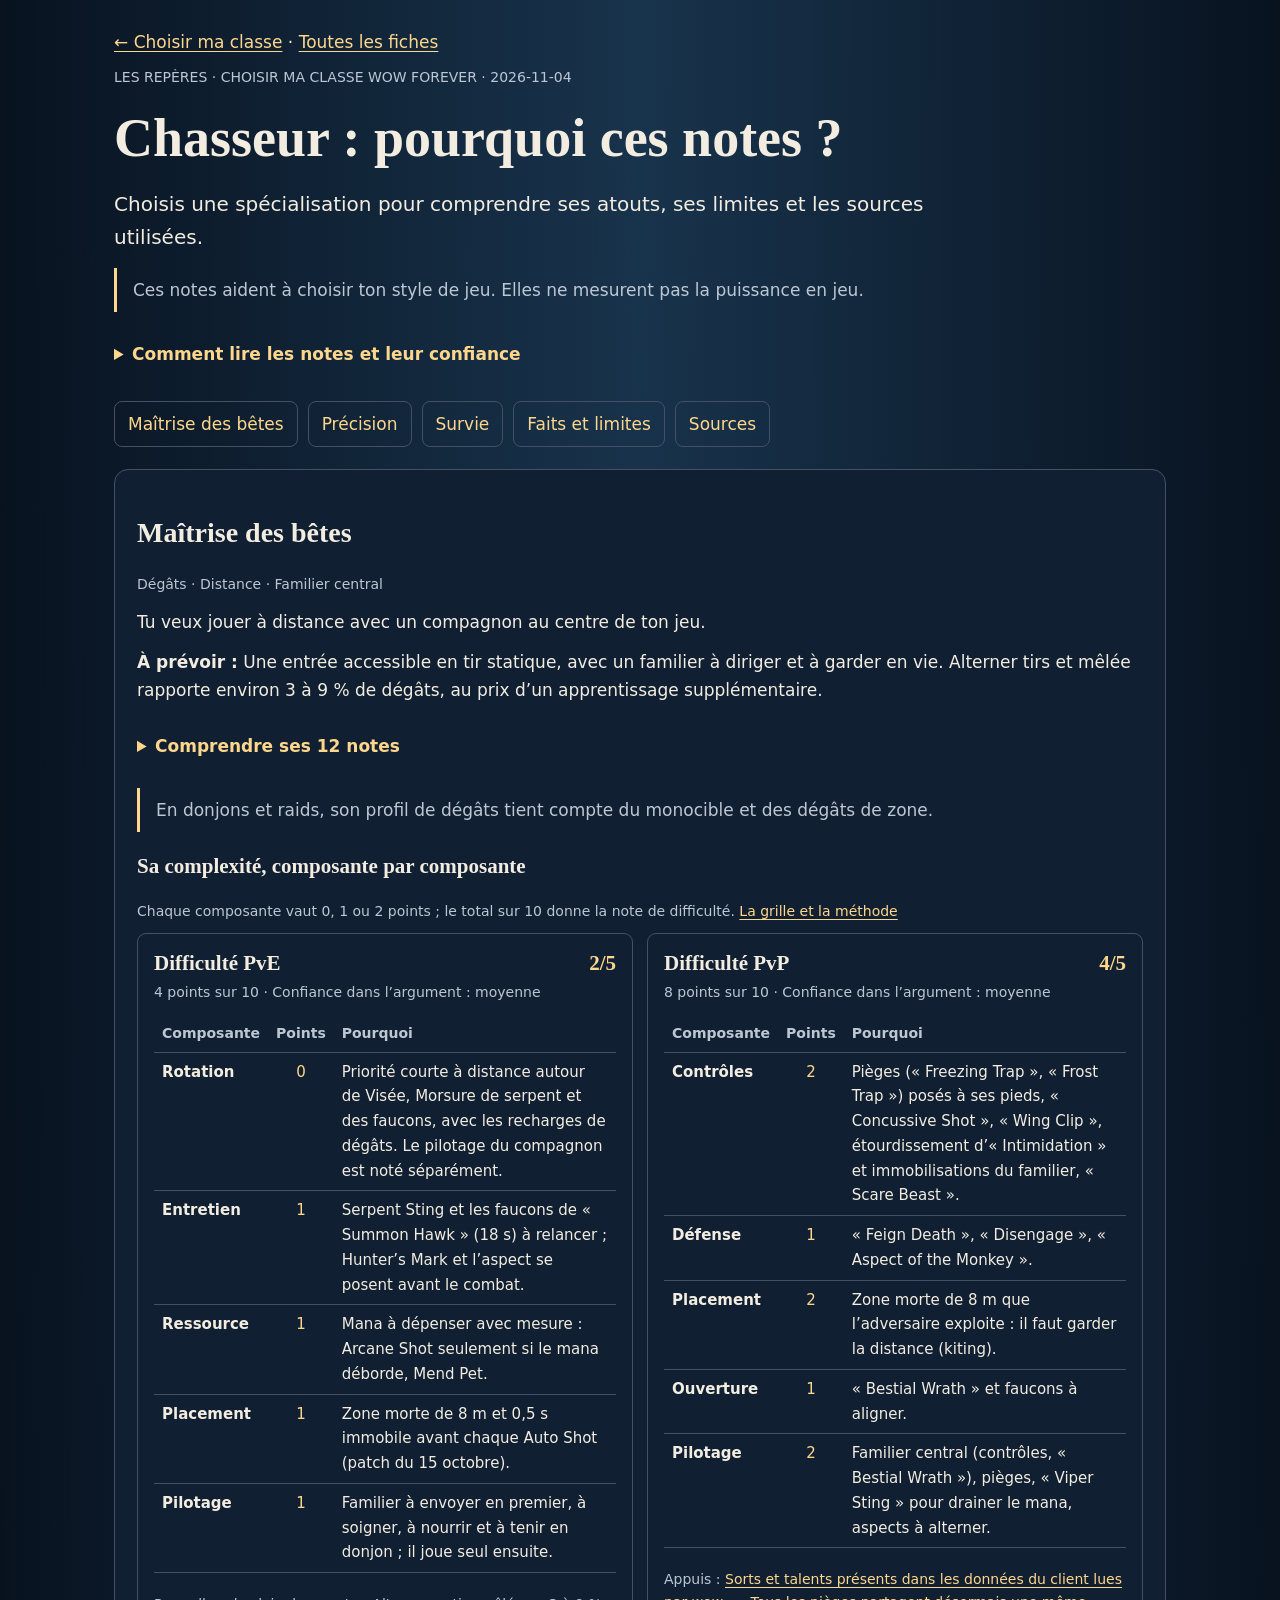
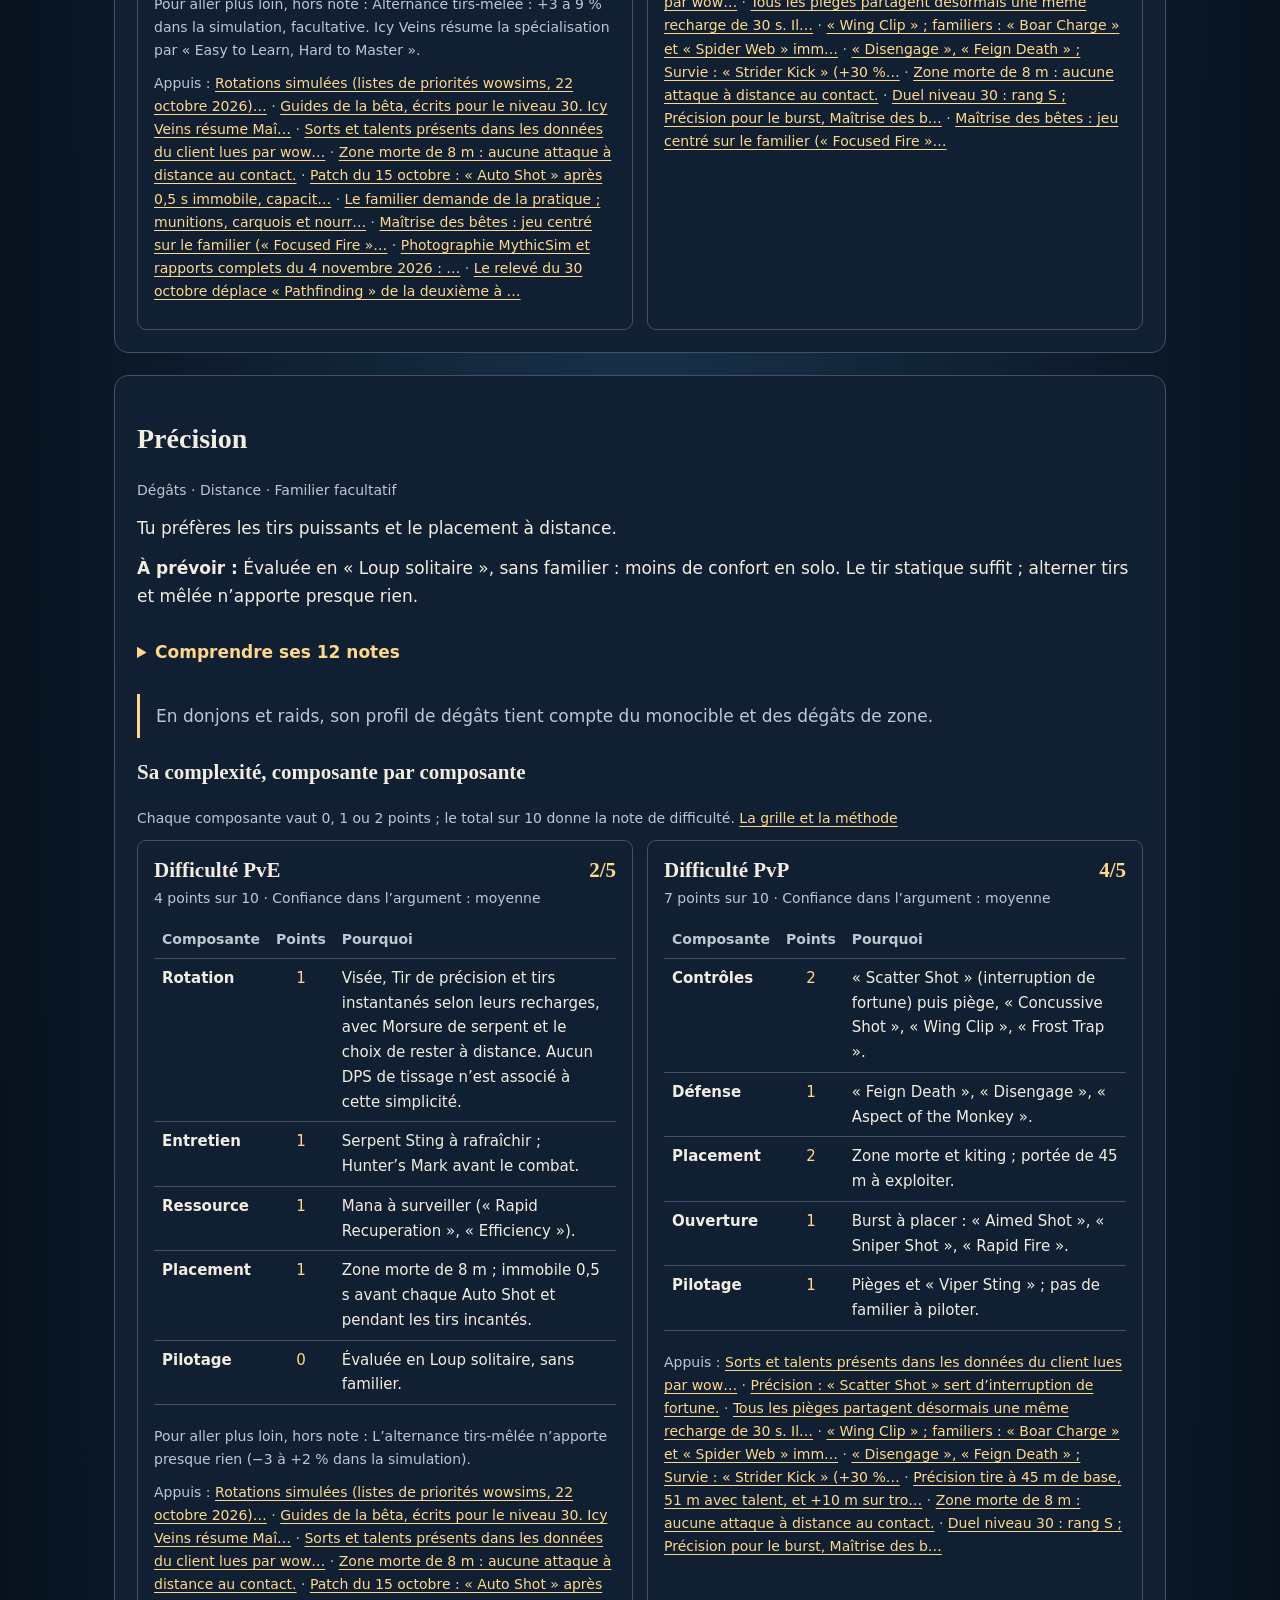
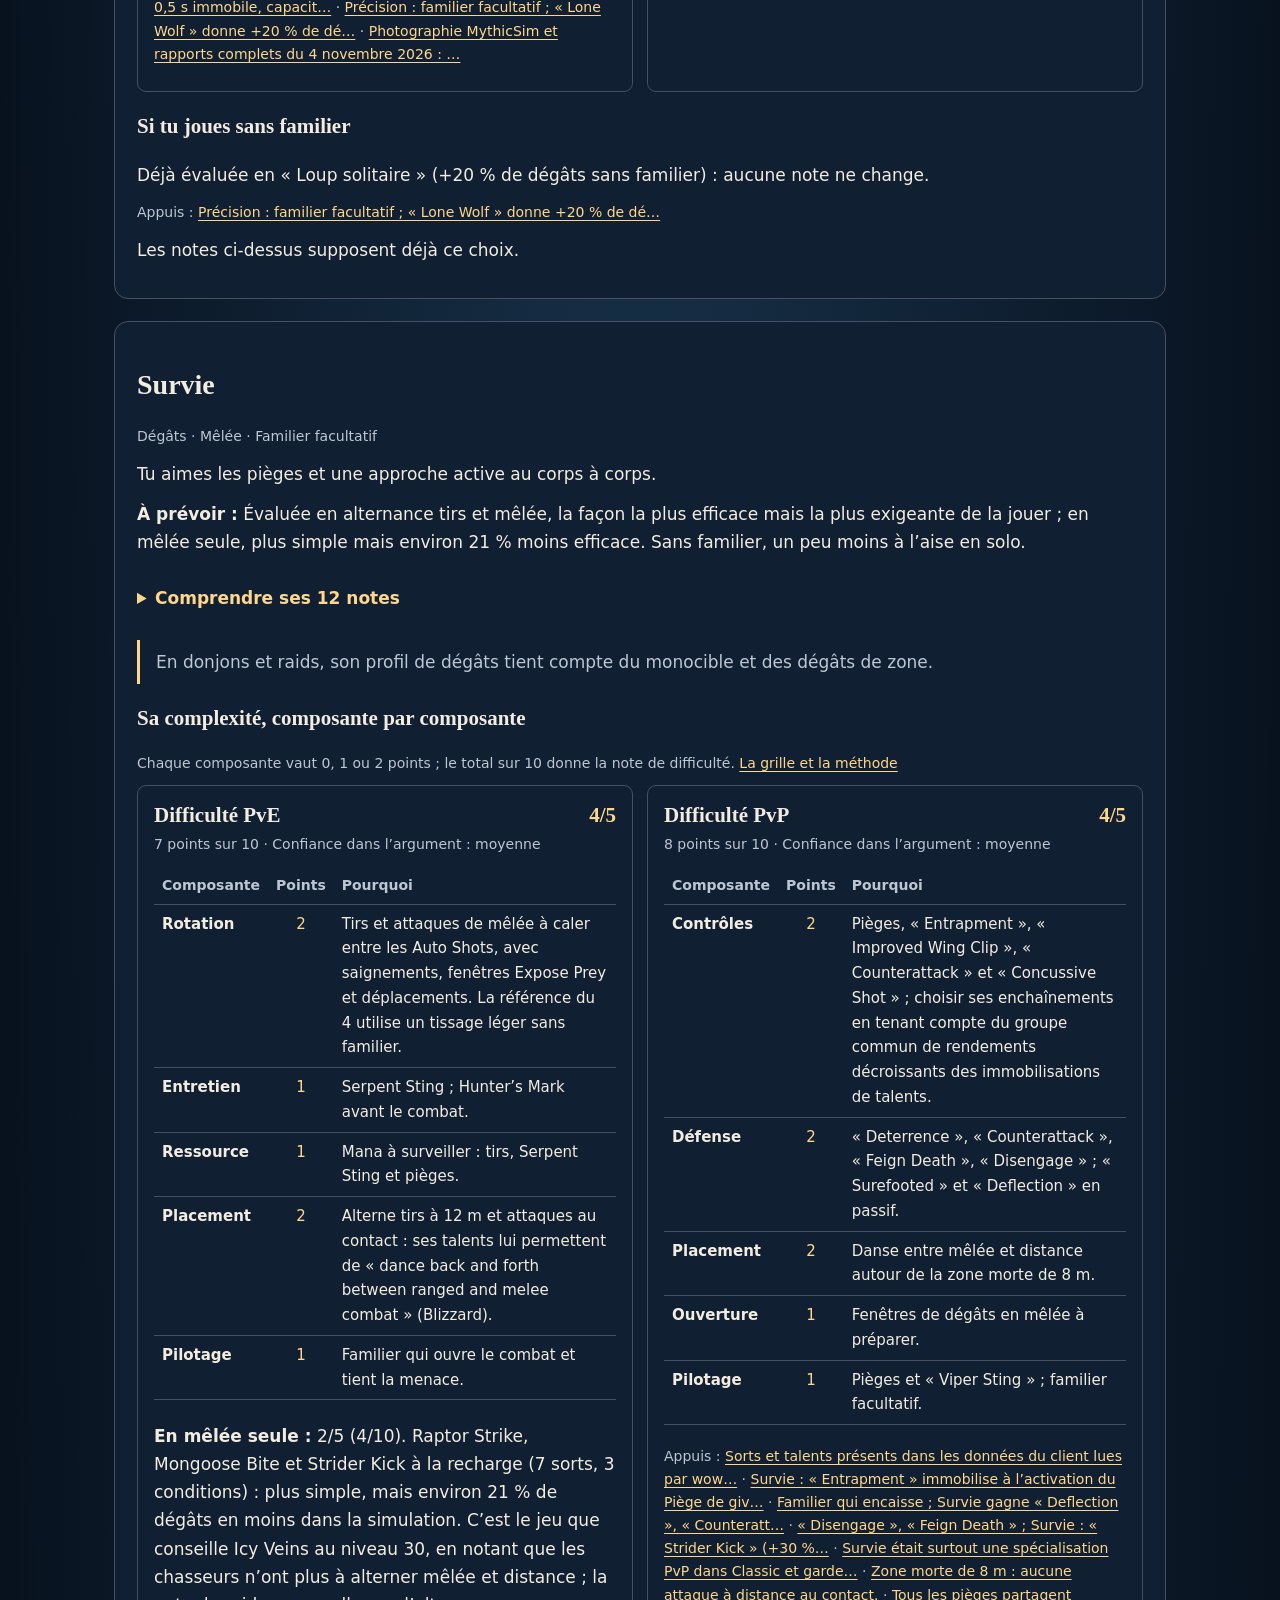
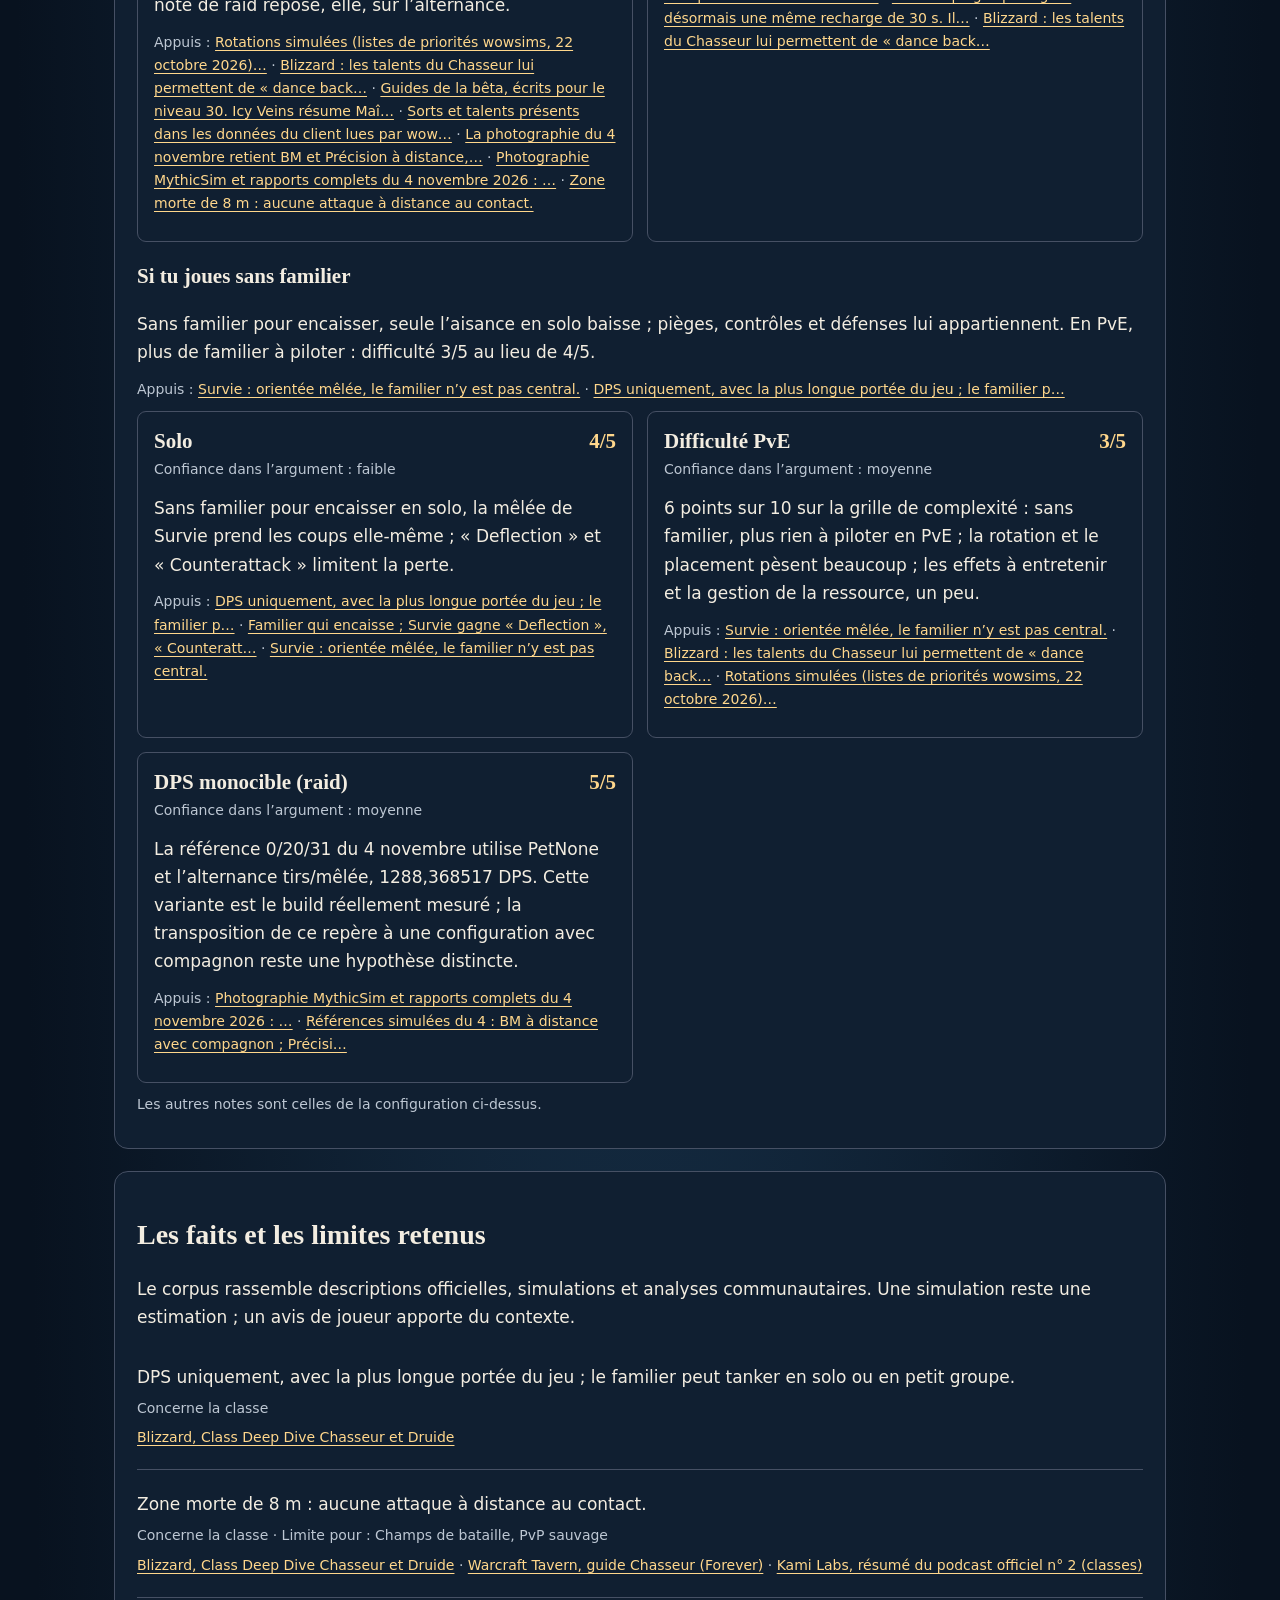
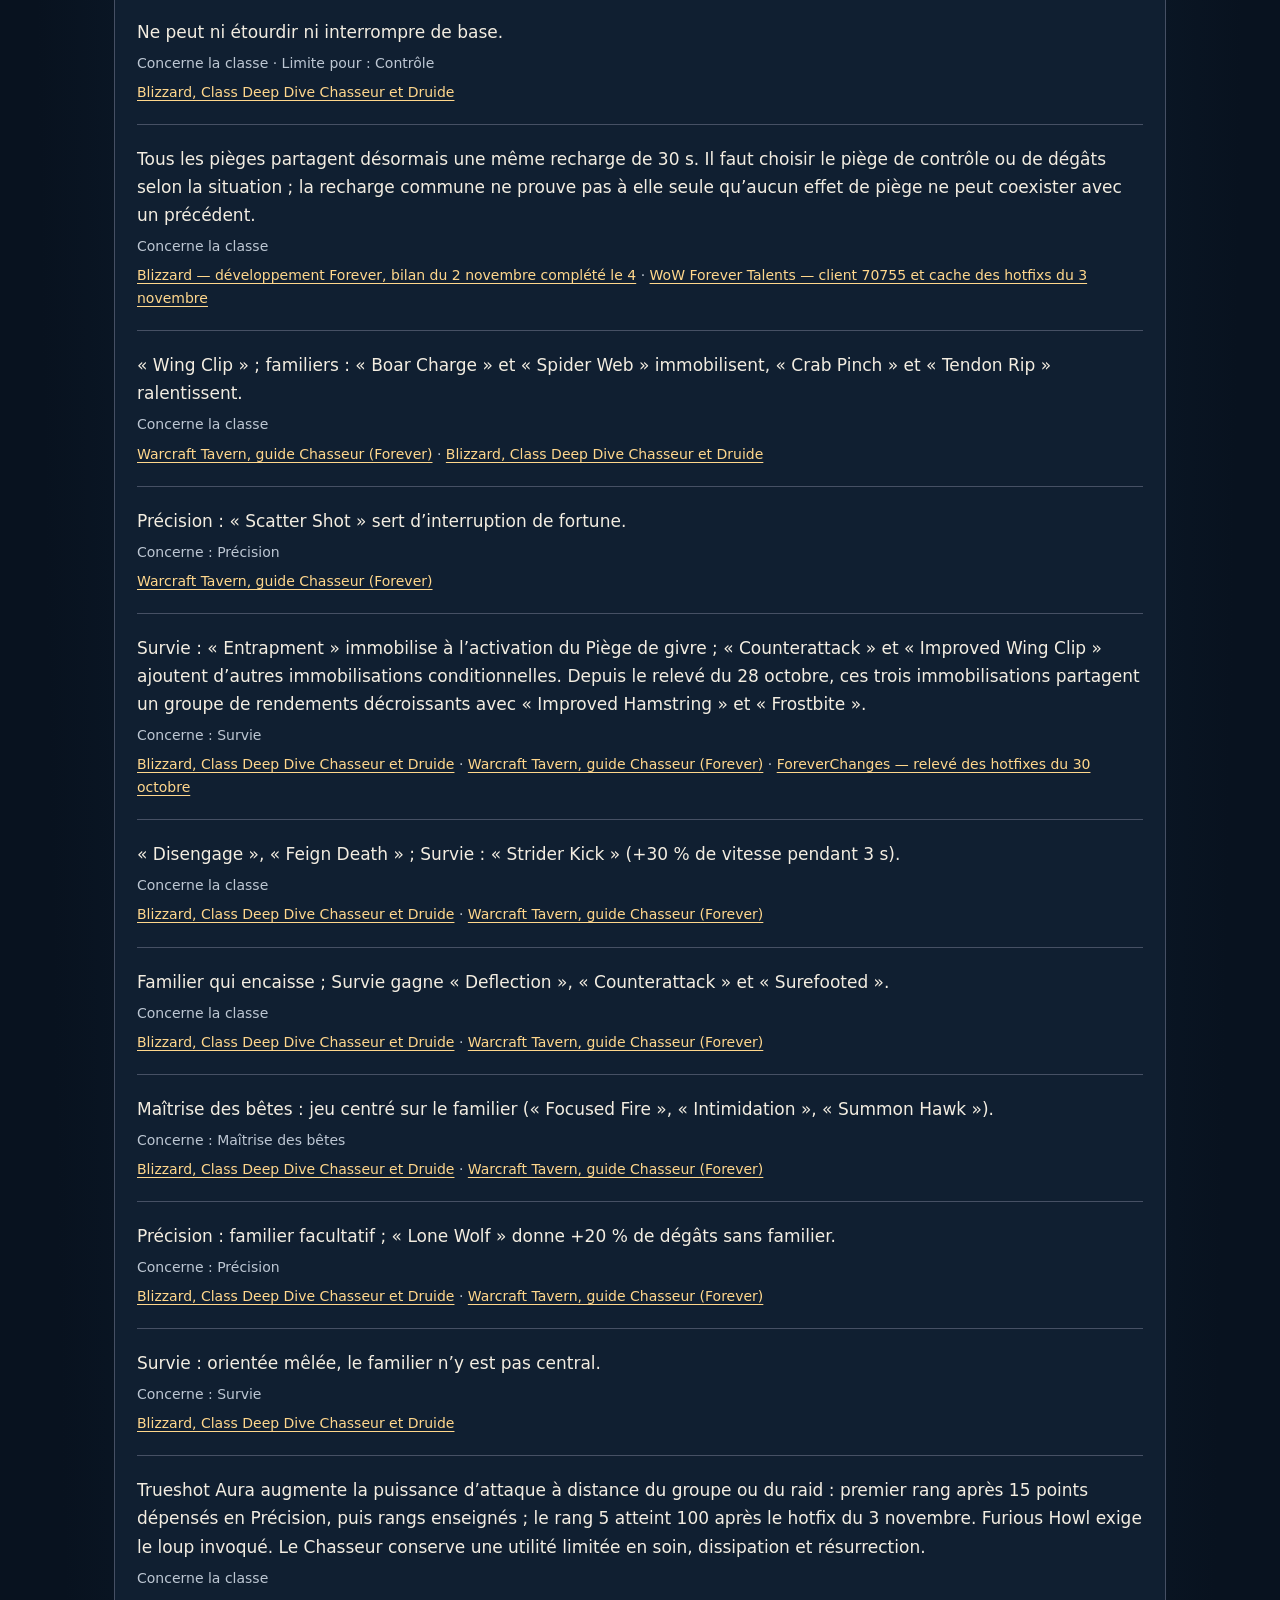
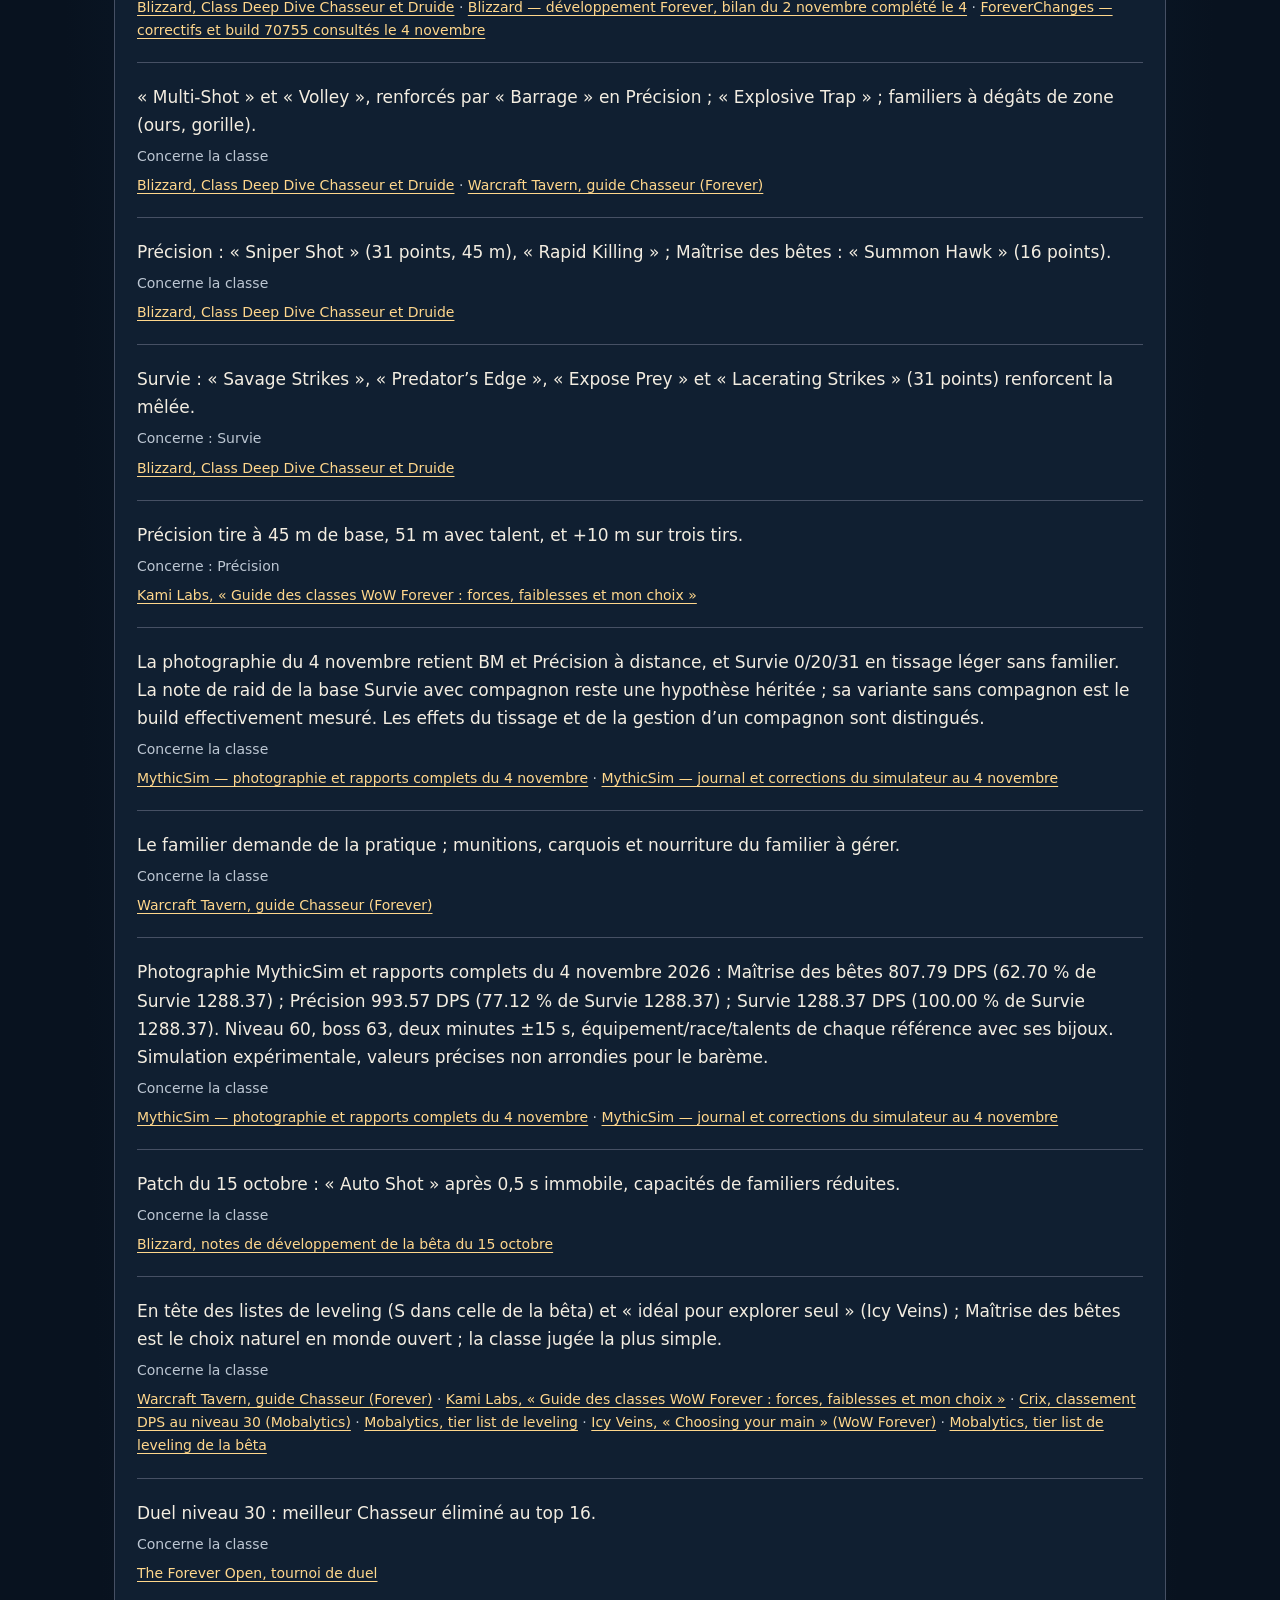
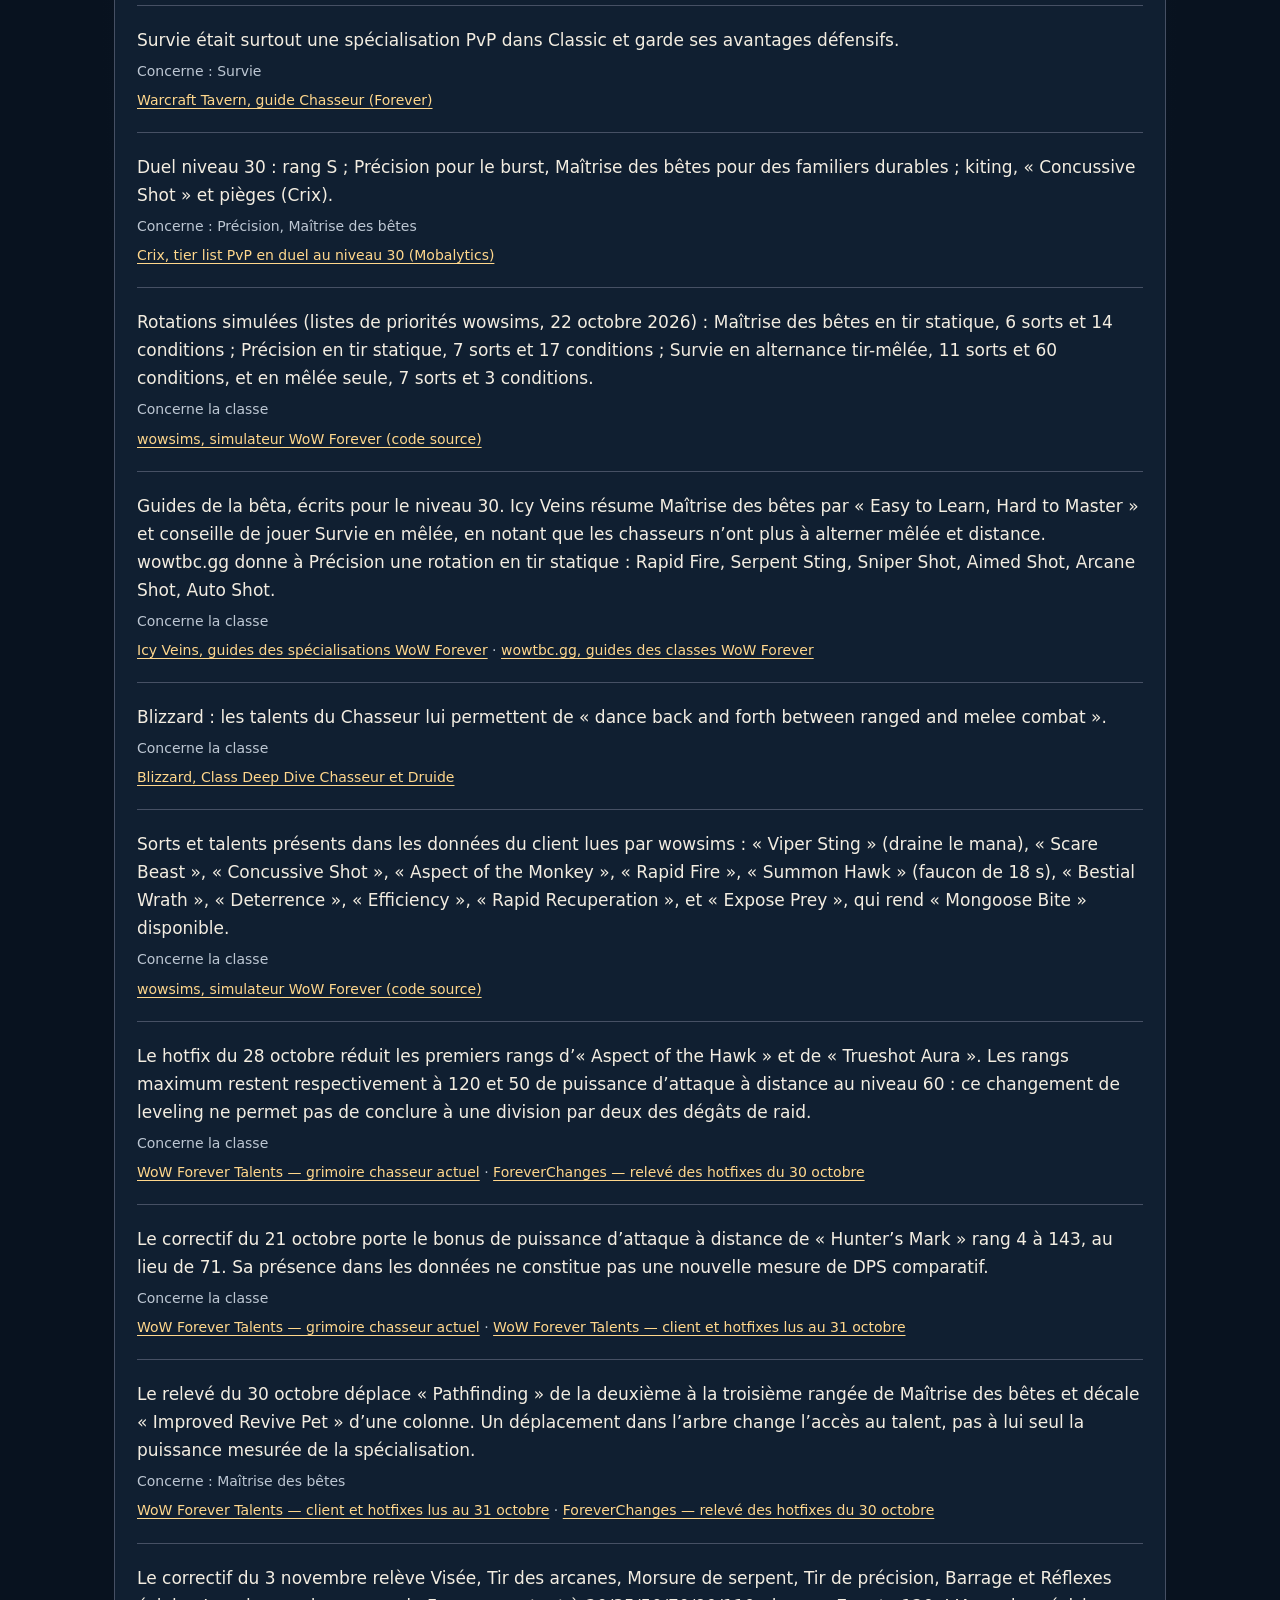
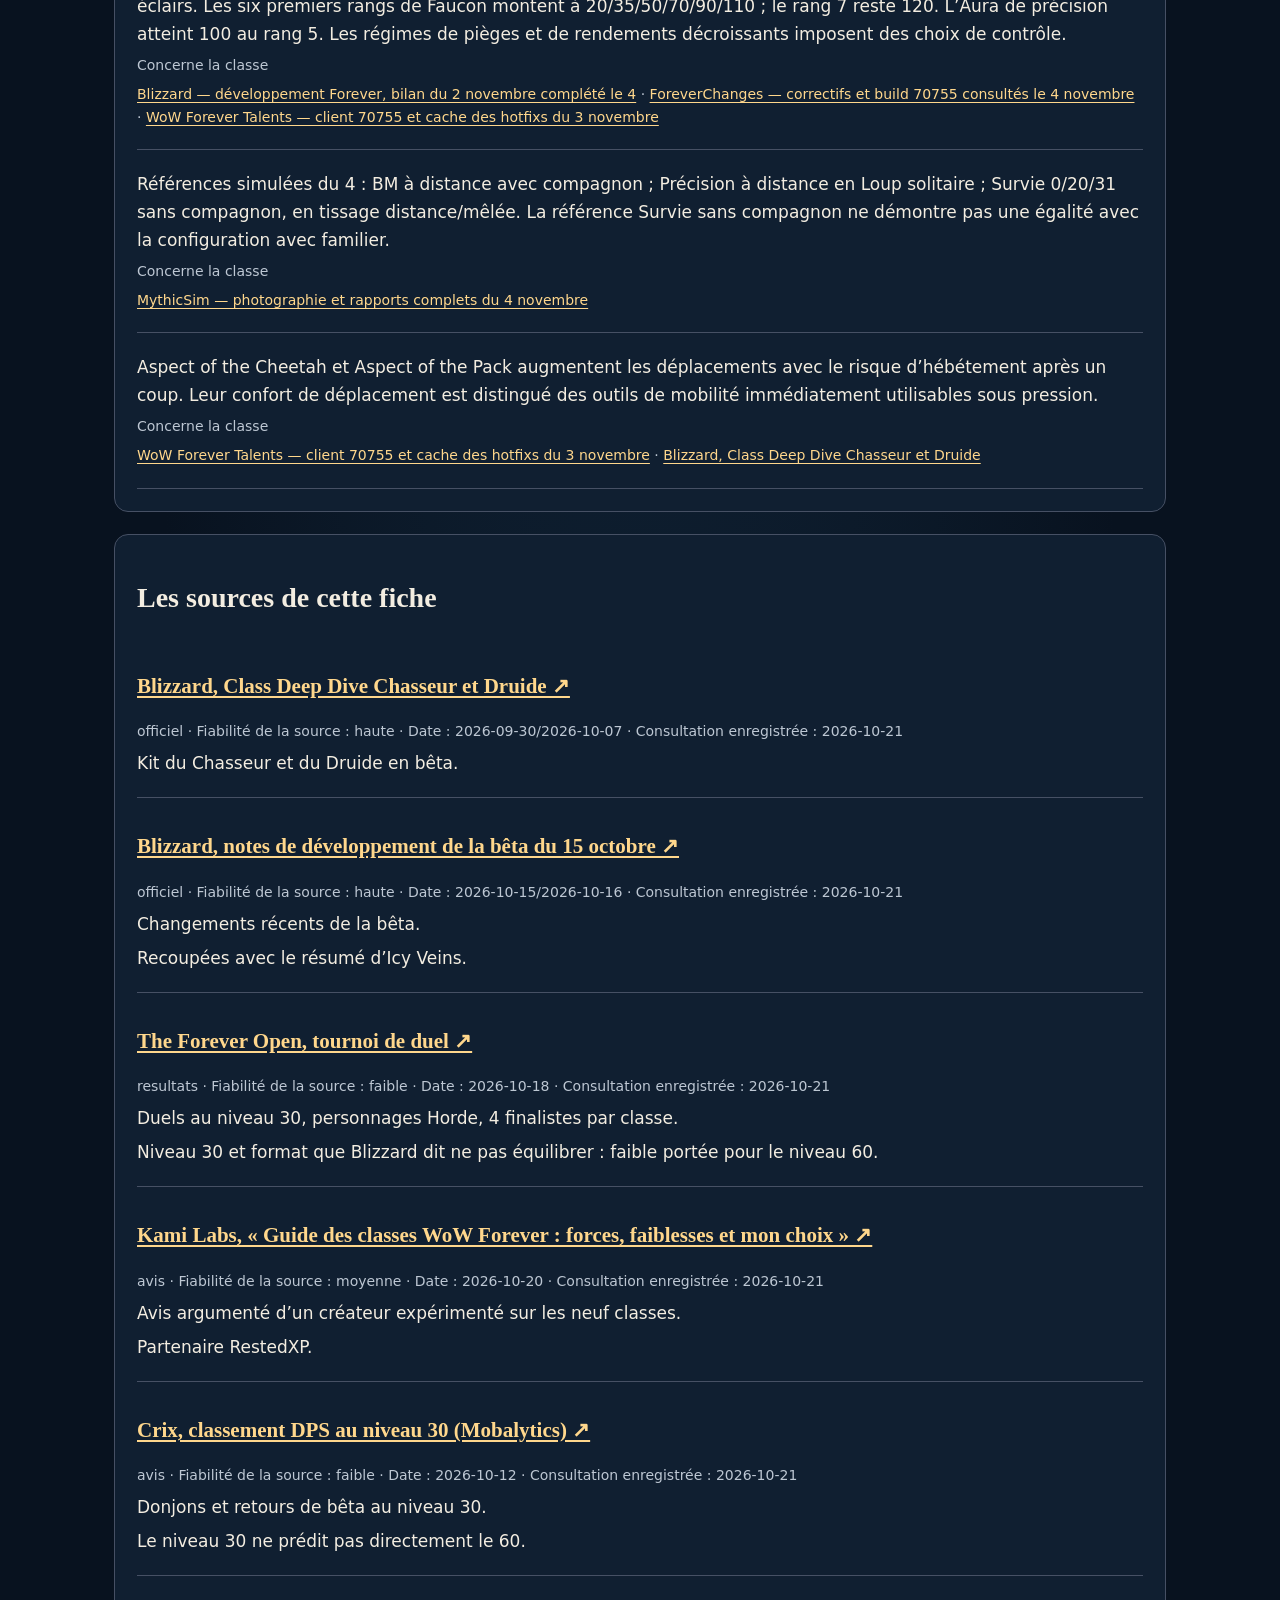
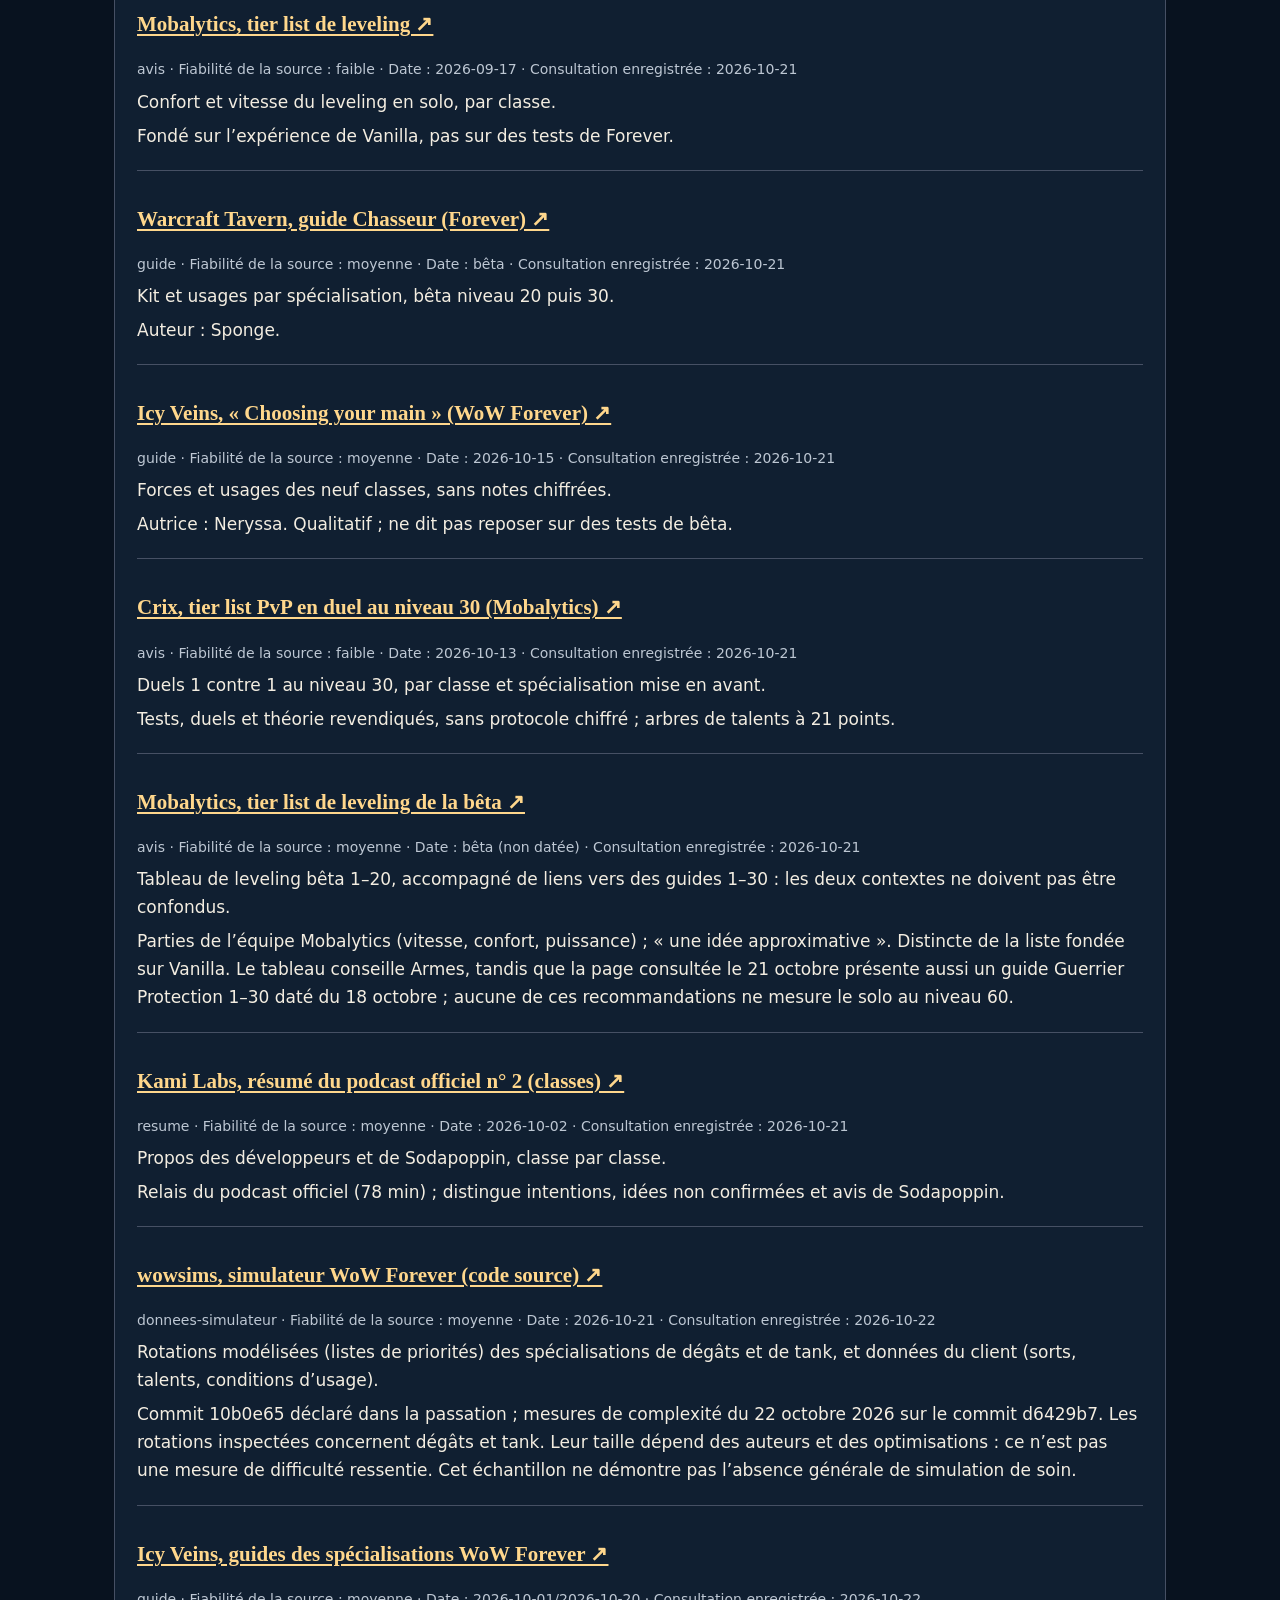
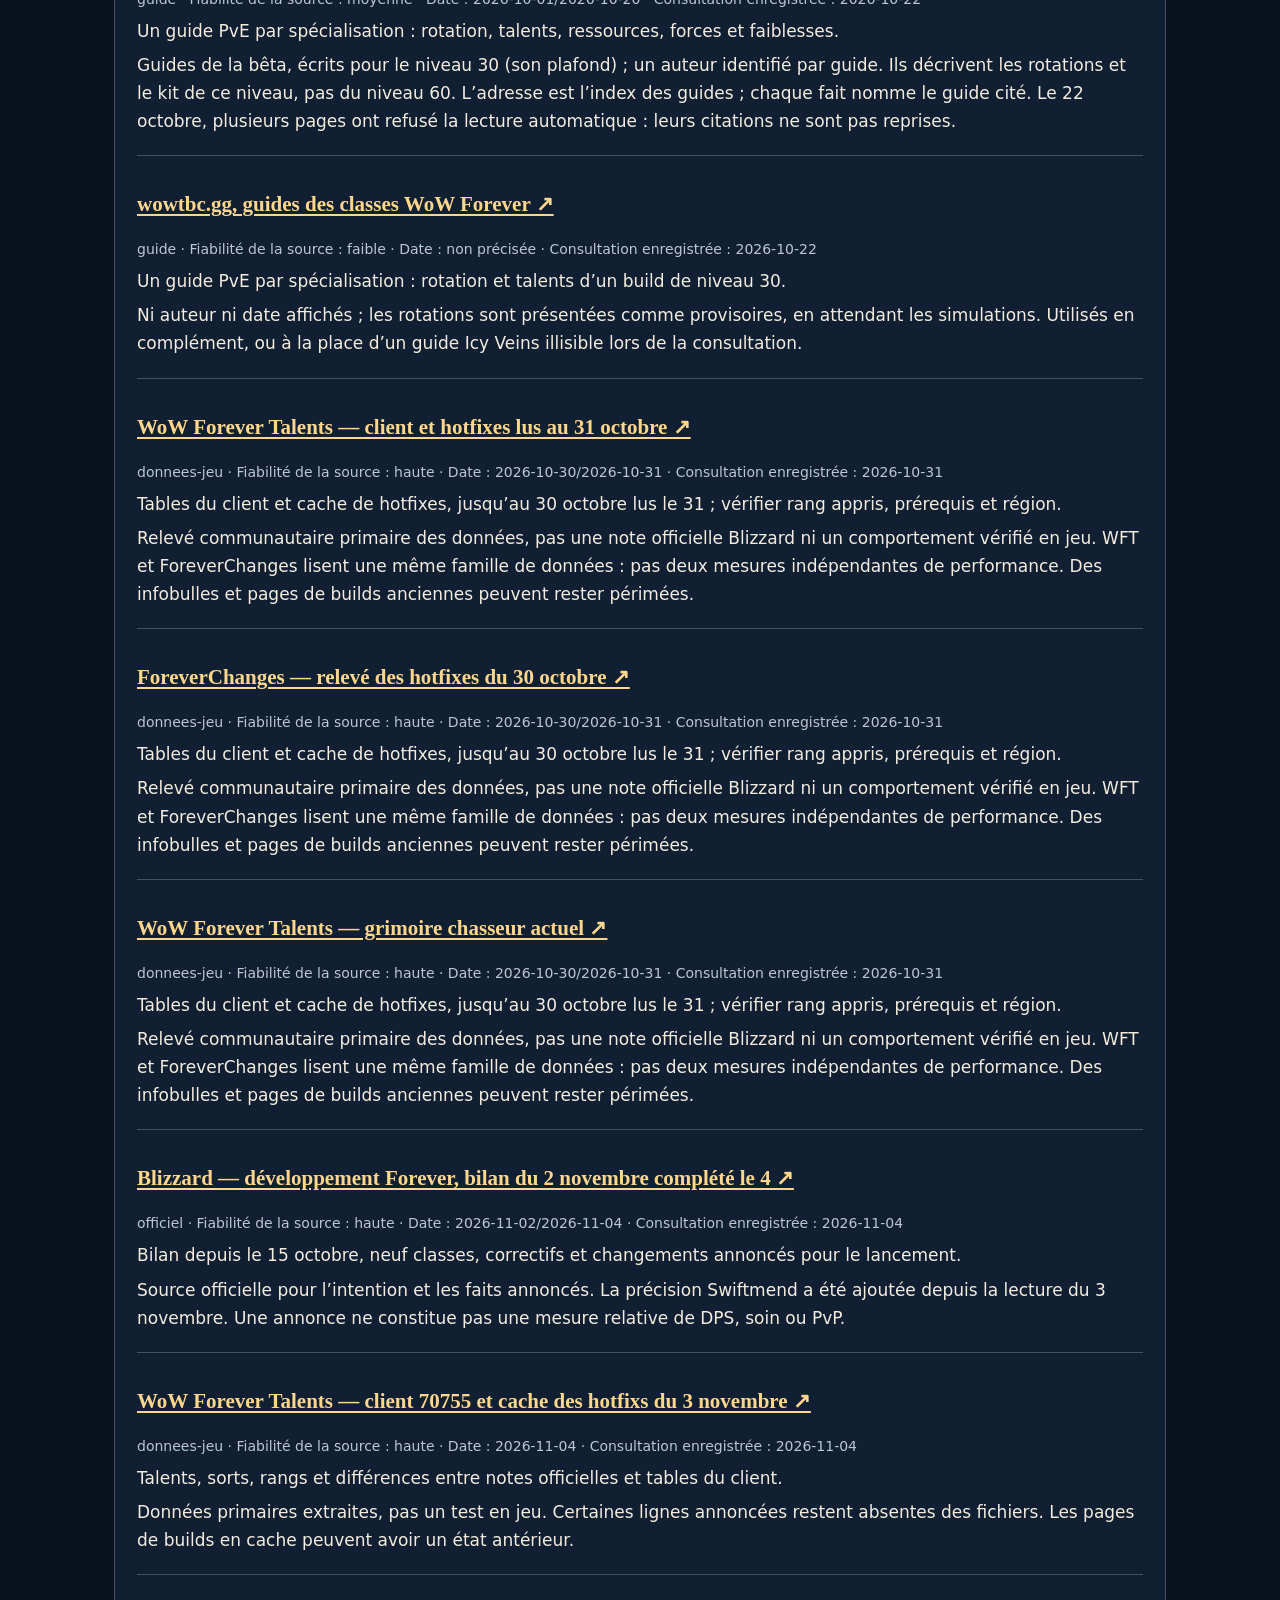
<file: fiches-sources/chasseur.html>
<!doctype html>
<html lang="fr"><head><meta charset="utf-8"><meta name="viewport" content="width=device-width,initial-scale=1"><title>Chasseur · Notes et sources · Choisir ma classe WoW Forever</title><style>:root{color-scheme:dark;--bg:#08121f;--panel:#101f31;--line:#465064;--text:#f3ede1;--muted:#bdc7d3;--gold:#ffd78c}
*{box-sizing:border-box}html{scroll-padding-top:20px}body{margin:0;background:radial-gradient(ellipse at top,#18334c,var(--bg) 650px);color:var(--text);font:17px/1.65 system-ui,sans-serif}main{max-width:1100px;margin:auto;padding:28px 24px 60px}a{color:var(--gold);text-underline-offset:3px;overflow-wrap:anywhere}a:hover{text-decoration-thickness:2px}a:focus-visible,summary:focus-visible{outline:3px solid var(--gold);outline-offset:5px}h1,h2,h3{line-height:1.25;font-family:Georgia,serif}h1{font-size:clamp(32px,6vw,54px);margin:16px 0}h2{font-size:28px}h3{font-size:21px}p{margin:.7em 0}.eyebrow,.meta{color:var(--muted);font-size:14px}.intro{font-size:20px;max-width:820px}.nav{display:flex;gap:10px;flex-wrap:wrap;margin:22px 0}.nav a{padding:8px 13px;border:1px solid var(--line);border-radius:8px;text-decoration:none}.panel,section.config{background:var(--panel);border:1px solid var(--line);border-radius:14px;padding:22px;margin:22px 0}.notice{border-left:3px solid var(--gold);padding:8px 16px;color:var(--muted)}details{margin:18px 0}summary{cursor:pointer;color:var(--gold);font-weight:600;padding:10px 0}.grid{display:grid;grid-template-columns:repeat(2,minmax(0,1fr));gap:14px}.note{padding:16px;border:1px solid var(--line);border-radius:9px;min-width:0}.note h3{display:flex;gap:12px;justify-content:space-between;margin:0}.value{color:var(--gold);white-space:nowrap}.confidence{display:inline-block;color:var(--muted);font-size:14px}.fact,.source{padding:14px 0;border-bottom:1px solid var(--line);scroll-margin-top:20px}.fact p,.source p{margin:6px 0}.flag{color:#ffe4b8}.skip{position:absolute;left:-9999px}.skip:focus{position:static}footer{border-top:1px solid var(--line);margin-top:35px;padding-top:20px;color:var(--muted);font-size:14px}table{width:100%;border-collapse:collapse;margin:10px 0;font-size:15px}th,td{text-align:left;vertical-align:top;padding:7px 8px;border-bottom:1px solid var(--line)}thead th{color:var(--muted);font-weight:600;font-size:14px}td.pts{color:var(--gold);white-space:nowrap;text-align:center;width:3.5em}.table{overflow-x:auto}@media(max-width:600px){table.cx thead,table.levels thead{display:none}table.cx tr{display:grid;grid-template-columns:1fr auto;gap:2px 12px;padding:8px 0;border-bottom:1px solid var(--line)}table.cx th,table.cx td,table.levels th,table.levels td{border:0;padding:0}table.cx td:last-child{grid-column:1/-1}table.levels tr{display:block;padding:8px 0;border-bottom:1px solid var(--line)}table.levels th,table.levels td{display:block;margin:3px 0}table.levels td::before{content:attr(data-label) ' : ';color:var(--muted)}}:target{outline:2px solid var(--gold);outline-offset:5px}@media(max-width:600px){main{padding:20px 15px 40px}.grid{grid-template-columns:1fr}.panel,section.config{padding:16px}.note{padding:13px}body{font-size:16px}}</style></head><body><a class="skip" href="#contenu">Aller au contenu</a><main id="contenu"><nav aria-label="Retour"><a href="../index.html#h-reco">← Choisir ma classe</a> · <a href="index.html">Toutes les fiches</a></nav><header><p class="eyebrow">LES REPÈRES · CHOISIR MA CLASSE WOW FOREVER · 2026-11-04</p><h1>Chasseur : pourquoi ces notes ?</h1><p class="intro">Choisis une spécialisation pour comprendre ses atouts, ses limites et les sources utilisées.</p></header><p class="notice">Ces notes aident à choisir ton style de jeu. Elles ne mesurent pas la puissance en jeu.</p><details><summary>Comment lire les notes et leur confiance</summary><p>Une capacité officielle ne prouve pas un 4/5 ou un 5/5. La confiance concerne la solidité de l’argument, pas la précision du chiffre.</p><p>État du corpus : 2026-11-04. Les changements de patch peuvent modifier ces repères. Plusieurs sites qui reprennent une même source ne constituent pas plusieurs confirmations.</p></details><nav class="nav" aria-label="Spécialisations"><a href="#chasseur-maitrise-betes">Maîtrise des bêtes</a><a href="#chasseur-precision">Précision</a><a href="#chasseur-survie">Survie</a><a href="#faits">Faits et limites</a><a href="#sources">Sources</a></nav><section class="config" id="chasseur-maitrise-betes"><h2>Maîtrise des bêtes</h2><p class="meta">Dégâts · Distance · Familier central</p><p>Tu veux jouer à distance avec un compagnon au centre de ton jeu.</p><p><b>À prévoir :</b> Une entrée accessible en tir statique, avec un familier à diriger et à garder en vie. Alterner tirs et mêlée rapporte environ 3 à 9 % de dégâts, au prix d’un apprentissage supplémentaire.</p><details><summary>Comprendre ses 12 notes</summary><p class="meta">De 1 à 5 : plus la note est haute, plus ce point est marqué. Pour la difficulté, 5 signifie plus exigeant. Les notes ci-dessous précèdent les réglages de maîtrise et de certitude du questionnaire.</p><div class="grid"><article class="note" data-note="chasseur-maitrise-betes/raid"><h3>DPS monocible (raid) <span class="value">3/5</span></h3><span class="confidence">Confiance dans l’argument : moyenne</span><p>Rapport MythicSim du 4 novembre, 807.792 DPS, soit 62.699 % de la référence Survie à 1288.369. Barème 86/72/55 appliqué aux valeurs non arrondies. Référence à distance, sans lui attribuer le résultat du tissage.</p><p class="meta">Appuis : <a href="#fait-c-sim">Photographie MythicSim et rapports complets du 4 novembre 2026 : …</a> · <a href="#fait-c-reference-20261104">Références simulées du 4 : BM à distance avec compagnon ; Précisi…</a></p></article><article class="note" data-note="chasseur-maitrise-betes/bg"><h3>Champs de bataille <span class="value">4/5</span></h3><span class="confidence">Confiance dans l’argument : faible</span><p>Plus longue portée du jeu, familier qui gêne (« Intimidation », immobilisations) et pièges ; zone morte de 8 m au contact.</p><p class="meta">Appuis : <a href="#fait-c-role">DPS uniquement, avec la plus longue portée du jeu ; le familier p…</a> · <a href="#fait-c-familier-mdb">Maîtrise des bêtes : jeu centré sur le familier (« Focused Fire »…</a> · <a href="#fait-c-ralentissements">« Wing Clip » ; familiers : « Boar Charge » et « Spider Web » imm…</a> · <a href="#fait-c-pieges">Tous les pièges partagent désormais une même recharge de 30 s. Il…</a> · <a href="#fait-c-zone-morte">Zone morte de 8 m : aucune attaque à distance au contact.</a></p></article><article class="note" data-note="chasseur-maitrise-betes/world"><h3>PvP sauvage <span class="value">4/5</span></h3><span class="confidence">Confiance dans l’argument : moyenne</span><p>Familiers durables, pièges, « Feign Death » et « Disengage » : rang S en duel niveau 30 (Crix), malgré la zone morte de 8 m et un meilleur Chasseur sorti au top 16 du tournoi.</p><p class="meta">Appuis : <a href="#fait-c-familier-mdb">Maîtrise des bêtes : jeu centré sur le familier (« Focused Fire »…</a> · <a href="#fait-c-pieges">Tous les pièges partagent désormais une même recharge de 30 s. Il…</a> · <a href="#fait-c-mobilite">« Disengage », « Feign Death » ; Survie : « Strider Kick » (+30 %…</a> · <a href="#fait-c-zone-morte">Zone morte de 8 m : aucune attaque à distance au contact.</a> · <a href="#fait-c-pas-stun">Ne peut ni étourdir ni interrompre de base.</a> · <a href="#fait-c-tournoi">Duel niveau 30 : meilleur Chasseur éliminé au top 16.</a> · <a href="#fait-c-pvp-duel">Duel niveau 30 : rang S ; Précision pour le burst, Maîtrise des b…</a></p></article><article class="note" data-note="chasseur-maitrise-betes/solo"><h3>Solo <span class="value">5/5</span></h3><span class="confidence">Confiance dans l’argument : haute</span><p>Progression autonome avec tirs, pièges et gestion de la distance ; le familier encaisse en BM, tandis que Précision est évaluée en Loup solitaire. Les hausses de rangs du 3 novembre ne suppriment pas le coût du mana et de la zone morte.</p><p class="meta">Appuis : <a href="#fait-c-leveling">En tête des listes de leveling (S dans celle de la bêta) et « idé…</a> · <a href="#fait-c-familier-mdb">Maîtrise des bêtes : jeu centré sur le familier (« Focused Fire »…</a> · <a href="#fait-c-role">DPS uniquement, avec la plus longue portée du jeu ; le familier p…</a> · <a href="#fait-c-rangs-28-oct">Le hotfix du 28 octobre réduit les premiers rangs d’« Aspect of t…</a> · <a href="#fait-c-lancement-20261104">Le correctif du 3 novembre relève Visée, Tir des arcanes, Morsure…</a></p></article><article class="note" data-note="chasseur-maitrise-betes/burst"><h3>Burst <span class="value">3/5</span></h3><span class="confidence">Confiance dans l’argument : moyenne</span><p>« Summon Hawk » (16 points), « Focused Fire » et « Intimidation » : des dégâts surtout réguliers, portés par le familier.</p><p class="meta">Appuis : <a href="#fait-c-burst">Précision : « Sniper Shot » (31 points, 45 m), « Rapid Killing » …</a> · <a href="#fait-c-familier-mdb">Maîtrise des bêtes : jeu centré sur le familier (« Focused Fire »…</a></p></article><article class="note" data-note="chasseur-maitrise-betes/zone"><h3>Dégâts de zone <span class="value">2/5</span></h3><span class="confidence">Confiance dans l’argument : moyenne</span><p>« Multi-Shot » et « Volley » de base, sans le renfort de « Barrage » ; certains familiers frappent en zone. Contrôle et dégâts de piège se disputent désormais la même recharge de 30 s.</p><p class="meta">Appuis : <a href="#fait-c-zone">« Multi-Shot » et « Volley », renforcés par « Barrage » en Précis…</a> · <a href="#fait-c-lancement-20261104">Le correctif du 3 novembre relève Visée, Tir des arcanes, Morsure…</a></p></article><article class="note" data-note="chasseur-maitrise-betes/ctrl"><h3>Contrôle <span class="value">3/5</span></h3><span class="confidence">Confiance dans l’argument : moyenne</span><p>Pièges en combat, immobilisations et ralentissements des familiers, « Intimidation » ; ni étourdissement ni interruption de base. La recharge commune de 30 s entre pièges est prise en compte. Les outils de ralentissement et immobilisation du build conservent ce repère ; aucun résultat PvP niveau 60 ne permet de quantifier un point de perte.</p><p class="meta">Appuis : <a href="#fait-c-pieges">Tous les pièges partagent désormais une même recharge de 30 s. Il…</a> · <a href="#fait-c-ralentissements">« Wing Clip » ; familiers : « Boar Charge » et « Spider Web » imm…</a> · <a href="#fait-c-familier-mdb">Maîtrise des bêtes : jeu centré sur le familier (« Focused Fire »…</a> · <a href="#fait-c-pas-stun">Ne peut ni étourdir ni interrompre de base.</a> · <a href="#fait-c-lancement-20261104">Le correctif du 3 novembre relève Visée, Tir des arcanes, Morsure…</a></p></article><article class="note" data-note="chasseur-maitrise-betes/surv"><h3>Survie <span class="value">3/5</span></h3><span class="confidence">Confiance dans l’argument : moyenne</span><p>Le familier encaisse ; « Feign Death » et « Disengage » pour décrocher.</p><p class="meta">Appuis : <a href="#fait-c-defense">Familier qui encaisse ; Survie gagne « Deflection », « Counteratt…</a> · <a href="#fait-c-mobilite">« Disengage », « Feign Death » ; Survie : « Strider Kick » (+30 %…</a></p></article><article class="note" data-note="chasseur-maitrise-betes/mob"><h3>Mobilité <span class="value">3/5</span></h3><span class="confidence">Confiance dans l’argument : moyenne</span><p>Aspects de vitesse pour les déplacements, avec hébétement possible en cas de coup. Disengage et Feign Death aident à gérer le combat, tout en conservant la zone morte et les contraintes de tir.</p><p class="meta">Appuis : <a href="#fait-c-mobilite">« Disengage », « Feign Death » ; Survie : « Strider Kick » (+30 %…</a> · <a href="#fait-c-aspects-vitesse-20261104">Aspect of the Cheetah et Aspect of the Pack augmentent les déplac…</a></p></article><article class="note" data-note="chasseur-maitrise-betes/support"><h3>Soutien <span class="value">2/5</span></h3><span class="confidence">Confiance dans l’argument : haute</span><p>« Furious Howl » du loup ; ni soin, ni dissipation, ni résurrection.</p><p class="meta">Appuis : <a href="#fait-c-soutien">Trueshot Aura augmente la puissance d’attaque à distance du group…</a> · <a href="#fait-c-marque-21-oct">Le correctif du 21 octobre porte le bonus de puissance d’attaque …</a></p></article><article class="note" data-note="chasseur-maitrise-betes/charge_pve"><h3>Difficulté PvE <span class="value">2/5</span></h3><span class="confidence">Confiance dans l’argument : moyenne</span><p>4 points sur 10 sur la grille de complexité : les effets à entretenir, la gestion de la ressource, le placement et le pilotage pèsent un peu.</p><p class="meta">Appuis : <a href="#fait-c-rotation">Rotations simulées (listes de priorités wowsims, 22 octobre 2026)…</a> · <a href="#fait-c-guides">Guides de la bêta, écrits pour le niveau 30. Icy Veins résume Maî…</a> · <a href="#fait-c-sorts-client">Sorts et talents présents dans les données du client lues par wow…</a> · <a href="#fait-c-zone-morte">Zone morte de 8 m : aucune attaque à distance au contact.</a> · <a href="#fait-c-nerf">Patch du 15 octobre : « Auto Shot » après 0,5 s immobile, capacit…</a> · <a href="#fait-c-familier-gestion">Le familier demande de la pratique ; munitions, carquois et nourr…</a> · <a href="#fait-c-familier-mdb">Maîtrise des bêtes : jeu centré sur le familier (« Focused Fire »…</a> · <a href="#fait-c-sim">Photographie MythicSim et rapports complets du 4 novembre 2026 : …</a> · <a href="#fait-c-talents-30-oct">Le relevé du 30 octobre déplace « Pathfinding » de la deuxième à …</a></p></article><article class="note" data-note="chasseur-maitrise-betes/charge_pvp"><h3>Difficulté PvP <span class="value">4/5</span></h3><span class="confidence">Confiance dans l’argument : moyenne</span><p>8 points sur 10 sur la grille de complexité : les contrôles, le placement et le pilotage pèsent beaucoup ; la défense et l’ouverture, un peu.</p><p class="meta">Appuis : <a href="#fait-c-sorts-client">Sorts et talents présents dans les données du client lues par wow…</a> · <a href="#fait-c-pieges">Tous les pièges partagent désormais une même recharge de 30 s. Il…</a> · <a href="#fait-c-ralentissements">« Wing Clip » ; familiers : « Boar Charge » et « Spider Web » imm…</a> · <a href="#fait-c-mobilite">« Disengage », « Feign Death » ; Survie : « Strider Kick » (+30 %…</a> · <a href="#fait-c-zone-morte">Zone morte de 8 m : aucune attaque à distance au contact.</a> · <a href="#fait-c-pvp-duel">Duel niveau 30 : rang S ; Précision pour le burst, Maîtrise des b…</a> · <a href="#fait-c-familier-mdb">Maîtrise des bêtes : jeu centré sur le familier (« Focused Fire »…</a></p></article></div></details><p class="notice" data-pve-profile="chasseur-maitrise-betes">En donjons et raids, son profil de dégâts tient compte du monocible et des dégâts de zone.</p><section class="complexity" id="chasseur-maitrise-betes-complexite"><h3>Sa complexité, composante par composante</h3><p class="meta">Chaque composante vaut 0, 1 ou 2 points ; le total sur 10 donne la note de difficulté. <a href="complexite.html#grille">La grille et la méthode</a></p><div class="grid"><article class="note" data-complexite="chasseur-maitrise-betes/pve"><h3>Difficulté PvE <span class="value">2/5</span></h3><span class="confidence">4 points sur 10 · Confiance dans l’argument : moyenne</span><div class="table"><table class="cx"><thead><tr><th scope="col">Composante</th><th scope="col">Points</th><th scope="col">Pourquoi</th></tr></thead><tbody><tr><th scope="row">Rotation</th><td class="pts">0</td><td>Priorité courte à distance autour de Visée, Morsure de serpent et des faucons, avec les recharges de dégâts. Le pilotage du compagnon est noté séparément.</td></tr><tr><th scope="row">Entretien</th><td class="pts">1</td><td>Serpent Sting et les faucons de « Summon Hawk » (18 s) à relancer ; Hunter’s Mark et l’aspect se posent avant le combat.</td></tr><tr><th scope="row">Ressource</th><td class="pts">1</td><td>Mana à dépenser avec mesure : Arcane Shot seulement si le mana déborde, Mend Pet.</td></tr><tr><th scope="row">Placement</th><td class="pts">1</td><td>Zone morte de 8 m et 0,5 s immobile avant chaque Auto Shot (patch du 15 octobre).</td></tr><tr><th scope="row">Pilotage</th><td class="pts">1</td><td>Familier à envoyer en premier, à soigner, à nourrir et à tenir en donjon ; il joue seul ensuite.</td></tr></tbody></table></div><p class="meta">Pour aller plus loin, hors note : Alternance tirs-mêlée : +3 à 9 % dans la simulation, facultative. Icy Veins résume la spécialisation par « Easy to Learn, Hard to Master ».</p><p class="meta">Appuis : <a href="#fait-c-rotation">Rotations simulées (listes de priorités wowsims, 22 octobre 2026)…</a> · <a href="#fait-c-guides">Guides de la bêta, écrits pour le niveau 30. Icy Veins résume Maî…</a> · <a href="#fait-c-sorts-client">Sorts et talents présents dans les données du client lues par wow…</a> · <a href="#fait-c-zone-morte">Zone morte de 8 m : aucune attaque à distance au contact.</a> · <a href="#fait-c-nerf">Patch du 15 octobre : « Auto Shot » après 0,5 s immobile, capacit…</a> · <a href="#fait-c-familier-gestion">Le familier demande de la pratique ; munitions, carquois et nourr…</a> · <a href="#fait-c-familier-mdb">Maîtrise des bêtes : jeu centré sur le familier (« Focused Fire »…</a> · <a href="#fait-c-sim">Photographie MythicSim et rapports complets du 4 novembre 2026 : …</a> · <a href="#fait-c-talents-30-oct">Le relevé du 30 octobre déplace « Pathfinding » de la deuxième à …</a></p></article><article class="note" data-complexite="chasseur-maitrise-betes/pvp"><h3>Difficulté PvP <span class="value">4/5</span></h3><span class="confidence">8 points sur 10 · Confiance dans l’argument : moyenne</span><div class="table"><table class="cx"><thead><tr><th scope="col">Composante</th><th scope="col">Points</th><th scope="col">Pourquoi</th></tr></thead><tbody><tr><th scope="row">Contrôles</th><td class="pts">2</td><td>Pièges (« Freezing Trap », « Frost Trap ») posés à ses pieds, « Concussive Shot », « Wing Clip », étourdissement d’« Intimidation » et immobilisations du familier, « Scare Beast ».</td></tr><tr><th scope="row">Défense</th><td class="pts">1</td><td>« Feign Death », « Disengage », « Aspect of the Monkey ».</td></tr><tr><th scope="row">Placement</th><td class="pts">2</td><td>Zone morte de 8 m que l’adversaire exploite : il faut garder la distance (kiting).</td></tr><tr><th scope="row">Ouverture</th><td class="pts">1</td><td>« Bestial Wrath » et faucons à aligner.</td></tr><tr><th scope="row">Pilotage</th><td class="pts">2</td><td>Familier central (contrôles, « Bestial Wrath »), pièges, « Viper Sting » pour drainer le mana, aspects à alterner.</td></tr></tbody></table></div><p class="meta">Appuis : <a href="#fait-c-sorts-client">Sorts et talents présents dans les données du client lues par wow…</a> · <a href="#fait-c-pieges">Tous les pièges partagent désormais une même recharge de 30 s. Il…</a> · <a href="#fait-c-ralentissements">« Wing Clip » ; familiers : « Boar Charge » et « Spider Web » imm…</a> · <a href="#fait-c-mobilite">« Disengage », « Feign Death » ; Survie : « Strider Kick » (+30 %…</a> · <a href="#fait-c-zone-morte">Zone morte de 8 m : aucune attaque à distance au contact.</a> · <a href="#fait-c-pvp-duel">Duel niveau 30 : rang S ; Précision pour le burst, Maîtrise des b…</a> · <a href="#fait-c-familier-mdb">Maîtrise des bêtes : jeu centré sur le familier (« Focused Fire »…</a></p></article></div></section></section><section class="config" id="chasseur-precision"><h2>Précision</h2><p class="meta">Dégâts · Distance · Familier facultatif</p><p>Tu préfères les tirs puissants et le placement à distance.</p><p><b>À prévoir :</b> Évaluée en « Loup solitaire », sans familier : moins de confort en solo. Le tir statique suffit ; alterner tirs et mêlée n’apporte presque rien.</p><details><summary>Comprendre ses 12 notes</summary><p class="meta">De 1 à 5 : plus la note est haute, plus ce point est marqué. Pour la difficulté, 5 signifie plus exigeant. Les notes ci-dessous précèdent les réglages de maîtrise et de certitude du questionnaire.</p><div class="grid"><article class="note" data-note="chasseur-precision/raid"><h3>DPS monocible (raid) <span class="value">4/5</span></h3><span class="confidence">Confiance dans l’argument : moyenne</span><p>Rapport MythicSim du 4 novembre, 993.571 DPS, soit 77.119 % de la référence Survie à 1288.369. Barème 86/72/55 appliqué aux valeurs non arrondies. Référence à distance, sans lui attribuer le résultat du tissage.</p><p class="meta">Appuis : <a href="#fait-c-sim">Photographie MythicSim et rapports complets du 4 novembre 2026 : …</a> · <a href="#fait-c-reference-20261104">Références simulées du 4 : BM à distance avec compagnon ; Précisi…</a></p></article><article class="note" data-note="chasseur-precision/bg"><h3>Champs de bataille <span class="value">5/5</span></h3><span class="confidence">Confiance dans l’argument : moyenne</span><p>Portée record (45 m de base, 51 m avec talent), « Sniper Shot » et « Scatter Shot » : frapper de loin dans les combats de groupe.</p><p class="meta">Appuis : <a href="#fait-c-portee">Précision tire à 45 m de base, 51 m avec talent, et +10 m sur tro…</a> · <a href="#fait-c-burst">Précision : « Sniper Shot » (31 points, 45 m), « Rapid Killing » …</a> · <a href="#fait-c-scatter">Précision : « Scatter Shot » sert d’interruption de fortune.</a> · <a href="#fait-c-zone-morte">Zone morte de 8 m : aucune attaque à distance au contact.</a></p></article><article class="note" data-note="chasseur-precision/world"><h3>PvP sauvage <span class="value">4/5</span></h3><span class="confidence">Confiance dans l’argument : moyenne</span><p>Burst à très longue portée et kiting : rang S en duel niveau 30 (Crix), malgré la zone morte de 8 m, l’absence de familier pour encaisser et un meilleur Chasseur sorti au top 16 du tournoi.</p><p class="meta">Appuis : <a href="#fait-c-portee">Précision tire à 45 m de base, 51 m avec talent, et +10 m sur tro…</a> · <a href="#fait-c-burst">Précision : « Sniper Shot » (31 points, 45 m), « Rapid Killing » …</a> · <a href="#fait-c-scatter">Précision : « Scatter Shot » sert d’interruption de fortune.</a> · <a href="#fait-c-zone-morte">Zone morte de 8 m : aucune attaque à distance au contact.</a> · <a href="#fait-c-familier-precision">Précision : familier facultatif ; « Lone Wolf » donne +20 % de dé…</a> · <a href="#fait-c-tournoi">Duel niveau 30 : meilleur Chasseur éliminé au top 16.</a> · <a href="#fait-c-pvp-duel">Duel niveau 30 : rang S ; Précision pour le burst, Maîtrise des b…</a></p></article><article class="note" data-note="chasseur-precision/solo"><h3>Solo <span class="value">5/5</span></h3><span class="confidence">Confiance dans l’argument : moyenne</span><p>Progression autonome avec tirs, pièges et gestion de la distance ; le familier encaisse en BM, tandis que Précision est évaluée en Loup solitaire. Les hausses de rangs du 3 novembre ne suppriment pas le coût du mana et de la zone morte.</p><p class="meta">Appuis : <a href="#fait-c-leveling">En tête des listes de leveling (S dans celle de la bêta) et « idé…</a> · <a href="#fait-c-familier-precision">Précision : familier facultatif ; « Lone Wolf » donne +20 % de dé…</a> · <a href="#fait-c-rangs-28-oct">Le hotfix du 28 octobre réduit les premiers rangs d’« Aspect of t…</a> · <a href="#fait-c-lancement-20261104">Le correctif du 3 novembre relève Visée, Tir des arcanes, Morsure…</a></p></article><article class="note" data-note="chasseur-precision/burst"><h3>Burst <span class="value">5/5</span></h3><span class="confidence">Confiance dans l’argument : moyenne</span><p>« Sniper Shot » (31 points, 45 m) et « Rapid Killing ».</p><p class="meta">Appuis : <a href="#fait-c-burst">Précision : « Sniper Shot » (31 points, 45 m), « Rapid Killing » …</a> · <a href="#fait-c-portee">Précision tire à 45 m de base, 51 m avec talent, et +10 m sur tro…</a></p></article><article class="note" data-note="chasseur-precision/zone"><h3>Dégâts de zone <span class="value">3/5</span></h3><span class="confidence">Confiance dans l’argument : moyenne</span><p>« Barrage » renforce « Multi-Shot » et « Volley ». Contrôle et dégâts de piège se disputent désormais la même recharge de 30 s.</p><p class="meta">Appuis : <a href="#fait-c-zone">« Multi-Shot » et « Volley », renforcés par « Barrage » en Précis…</a> · <a href="#fait-c-lancement-20261104">Le correctif du 3 novembre relève Visée, Tir des arcanes, Morsure…</a></p></article><article class="note" data-note="chasseur-precision/ctrl"><h3>Contrôle <span class="value">3/5</span></h3><span class="confidence">Confiance dans l’argument : moyenne</span><p>Pièges en combat et « Scatter Shot » en interruption de fortune ; ni étourdissement ni interruption de base. La recharge commune de 30 s entre pièges est prise en compte. Les outils de ralentissement et immobilisation du build conservent ce repère ; aucun résultat PvP niveau 60 ne permet de quantifier un point de perte.</p><p class="meta">Appuis : <a href="#fait-c-pieges">Tous les pièges partagent désormais une même recharge de 30 s. Il…</a> · <a href="#fait-c-scatter">Précision : « Scatter Shot » sert d’interruption de fortune.</a> · <a href="#fait-c-pas-stun">Ne peut ni étourdir ni interrompre de base.</a> · <a href="#fait-c-lancement-20261104">Le correctif du 3 novembre relève Visée, Tir des arcanes, Morsure…</a></p></article><article class="note" data-note="chasseur-precision/surv"><h3>Survie <span class="value">2/5</span></h3><span class="confidence">Confiance dans l’argument : moyenne</span><p>Sans familier pour encaisser (« Lone Wolf »), il compte sur la portée, « Feign Death » et « Disengage ».</p><p class="meta">Appuis : <a href="#fait-c-familier-precision">Précision : familier facultatif ; « Lone Wolf » donne +20 % de dé…</a> · <a href="#fait-c-mobilite">« Disengage », « Feign Death » ; Survie : « Strider Kick » (+30 %…</a> · <a href="#fait-c-defense">Familier qui encaisse ; Survie gagne « Deflection », « Counteratt…</a></p></article><article class="note" data-note="chasseur-precision/mob"><h3>Mobilité <span class="value">3/5</span></h3><span class="confidence">Confiance dans l’argument : moyenne</span><p>Aspects de vitesse pour les déplacements, avec hébétement possible en cas de coup. Disengage et Feign Death aident à gérer le combat, tout en conservant la zone morte et les contraintes de tir.</p><p class="meta">Appuis : <a href="#fait-c-mobilite">« Disengage », « Feign Death » ; Survie : « Strider Kick » (+30 %…</a> · <a href="#fait-c-aspects-vitesse-20261104">Aspect of the Cheetah et Aspect of the Pack augmentent les déplac…</a></p></article><article class="note" data-note="chasseur-precision/support"><h3>Soutien <span class="value">2/5</span></h3><span class="confidence">Confiance dans l’argument : haute</span><p>Trueshot Aura est accessible après 15 points dépensés en Précision ; son rang 5 atteint 100 de puissance d’attaque à distance. Marque du chasseur complète l’utilité ; le profil reste spécialisé dans les dégâts.</p><p class="meta">Appuis : <a href="#fait-c-soutien">Trueshot Aura augmente la puissance d’attaque à distance du group…</a> · <a href="#fait-c-marque-21-oct">Le correctif du 21 octobre porte le bonus de puissance d’attaque …</a></p></article><article class="note" data-note="chasseur-precision/charge_pve"><h3>Difficulté PvE <span class="value">2/5</span></h3><span class="confidence">Confiance dans l’argument : moyenne</span><p>4 points sur 10 sur la grille de complexité : la rotation, les effets à entretenir, la gestion de la ressource et le placement pèsent un peu.</p><p class="meta">Appuis : <a href="#fait-c-rotation">Rotations simulées (listes de priorités wowsims, 22 octobre 2026)…</a> · <a href="#fait-c-guides">Guides de la bêta, écrits pour le niveau 30. Icy Veins résume Maî…</a> · <a href="#fait-c-sorts-client">Sorts et talents présents dans les données du client lues par wow…</a> · <a href="#fait-c-zone-morte">Zone morte de 8 m : aucune attaque à distance au contact.</a> · <a href="#fait-c-nerf">Patch du 15 octobre : « Auto Shot » après 0,5 s immobile, capacit…</a> · <a href="#fait-c-familier-precision">Précision : familier facultatif ; « Lone Wolf » donne +20 % de dé…</a> · <a href="#fait-c-sim">Photographie MythicSim et rapports complets du 4 novembre 2026 : …</a></p></article><article class="note" data-note="chasseur-precision/charge_pvp"><h3>Difficulté PvP <span class="value">4/5</span></h3><span class="confidence">Confiance dans l’argument : moyenne</span><p>7 points sur 10 sur la grille de complexité : les contrôles et le placement pèsent beaucoup ; la défense, l’ouverture et le pilotage, un peu.</p><p class="meta">Appuis : <a href="#fait-c-sorts-client">Sorts et talents présents dans les données du client lues par wow…</a> · <a href="#fait-c-scatter">Précision : « Scatter Shot » sert d’interruption de fortune.</a> · <a href="#fait-c-pieges">Tous les pièges partagent désormais une même recharge de 30 s. Il…</a> · <a href="#fait-c-ralentissements">« Wing Clip » ; familiers : « Boar Charge » et « Spider Web » imm…</a> · <a href="#fait-c-mobilite">« Disengage », « Feign Death » ; Survie : « Strider Kick » (+30 %…</a> · <a href="#fait-c-portee">Précision tire à 45 m de base, 51 m avec talent, et +10 m sur tro…</a> · <a href="#fait-c-zone-morte">Zone morte de 8 m : aucune attaque à distance au contact.</a> · <a href="#fait-c-pvp-duel">Duel niveau 30 : rang S ; Précision pour le burst, Maîtrise des b…</a></p></article></div></details><p class="notice" data-pve-profile="chasseur-precision">En donjons et raids, son profil de dégâts tient compte du monocible et des dégâts de zone.</p><section class="complexity" id="chasseur-precision-complexite"><h3>Sa complexité, composante par composante</h3><p class="meta">Chaque composante vaut 0, 1 ou 2 points ; le total sur 10 donne la note de difficulté. <a href="complexite.html#grille">La grille et la méthode</a></p><div class="grid"><article class="note" data-complexite="chasseur-precision/pve"><h3>Difficulté PvE <span class="value">2/5</span></h3><span class="confidence">4 points sur 10 · Confiance dans l’argument : moyenne</span><div class="table"><table class="cx"><thead><tr><th scope="col">Composante</th><th scope="col">Points</th><th scope="col">Pourquoi</th></tr></thead><tbody><tr><th scope="row">Rotation</th><td class="pts">1</td><td>Visée, Tir de précision et tirs instantanés selon leurs recharges, avec Morsure de serpent et le choix de rester à distance. Aucun DPS de tissage n’est associé à cette simplicité.</td></tr><tr><th scope="row">Entretien</th><td class="pts">1</td><td>Serpent Sting à rafraîchir ; Hunter’s Mark avant le combat.</td></tr><tr><th scope="row">Ressource</th><td class="pts">1</td><td>Mana à surveiller (« Rapid Recuperation », « Efficiency »).</td></tr><tr><th scope="row">Placement</th><td class="pts">1</td><td>Zone morte de 8 m ; immobile 0,5 s avant chaque Auto Shot et pendant les tirs incantés.</td></tr><tr><th scope="row">Pilotage</th><td class="pts">0</td><td>Évaluée en Loup solitaire, sans familier.</td></tr></tbody></table></div><p class="meta">Pour aller plus loin, hors note : L’alternance tirs-mêlée n’apporte presque rien (−3 à +2 % dans la simulation).</p><p class="meta">Appuis : <a href="#fait-c-rotation">Rotations simulées (listes de priorités wowsims, 22 octobre 2026)…</a> · <a href="#fait-c-guides">Guides de la bêta, écrits pour le niveau 30. Icy Veins résume Maî…</a> · <a href="#fait-c-sorts-client">Sorts et talents présents dans les données du client lues par wow…</a> · <a href="#fait-c-zone-morte">Zone morte de 8 m : aucune attaque à distance au contact.</a> · <a href="#fait-c-nerf">Patch du 15 octobre : « Auto Shot » après 0,5 s immobile, capacit…</a> · <a href="#fait-c-familier-precision">Précision : familier facultatif ; « Lone Wolf » donne +20 % de dé…</a> · <a href="#fait-c-sim">Photographie MythicSim et rapports complets du 4 novembre 2026 : …</a></p></article><article class="note" data-complexite="chasseur-precision/pvp"><h3>Difficulté PvP <span class="value">4/5</span></h3><span class="confidence">7 points sur 10 · Confiance dans l’argument : moyenne</span><div class="table"><table class="cx"><thead><tr><th scope="col">Composante</th><th scope="col">Points</th><th scope="col">Pourquoi</th></tr></thead><tbody><tr><th scope="row">Contrôles</th><td class="pts">2</td><td>« Scatter Shot » (interruption de fortune) puis piège, « Concussive Shot », « Wing Clip », « Frost Trap ».</td></tr><tr><th scope="row">Défense</th><td class="pts">1</td><td>« Feign Death », « Disengage », « Aspect of the Monkey ».</td></tr><tr><th scope="row">Placement</th><td class="pts">2</td><td>Zone morte et kiting ; portée de 45 m à exploiter.</td></tr><tr><th scope="row">Ouverture</th><td class="pts">1</td><td>Burst à placer : « Aimed Shot », « Sniper Shot », « Rapid Fire ».</td></tr><tr><th scope="row">Pilotage</th><td class="pts">1</td><td>Pièges et « Viper Sting » ; pas de familier à piloter.</td></tr></tbody></table></div><p class="meta">Appuis : <a href="#fait-c-sorts-client">Sorts et talents présents dans les données du client lues par wow…</a> · <a href="#fait-c-scatter">Précision : « Scatter Shot » sert d’interruption de fortune.</a> · <a href="#fait-c-pieges">Tous les pièges partagent désormais une même recharge de 30 s. Il…</a> · <a href="#fait-c-ralentissements">« Wing Clip » ; familiers : « Boar Charge » et « Spider Web » imm…</a> · <a href="#fait-c-mobilite">« Disengage », « Feign Death » ; Survie : « Strider Kick » (+30 %…</a> · <a href="#fait-c-portee">Précision tire à 45 m de base, 51 m avec talent, et +10 m sur tro…</a> · <a href="#fait-c-zone-morte">Zone morte de 8 m : aucune attaque à distance au contact.</a> · <a href="#fait-c-pvp-duel">Duel niveau 30 : rang S ; Précision pour le burst, Maîtrise des b…</a></p></article></div></section><section id="chasseur-precision-sans-familier"><h3>Si tu joues sans familier</h3><p>Déjà évaluée en « Loup solitaire » (+20 % de dégâts sans familier) : aucune note ne change.</p><p class="meta">Appuis : <a href="#fait-c-familier-precision">Précision : familier facultatif ; « Lone Wolf » donne +20 % de dé…</a></p><p>Les notes ci-dessus supposent déjà ce choix.</p></section></section><section class="config" id="chasseur-survie"><h2>Survie</h2><p class="meta">Dégâts · Mêlée · Familier facultatif</p><p>Tu aimes les pièges et une approche active au corps à corps.</p><p><b>À prévoir :</b> Évaluée en alternance tirs et mêlée, la façon la plus efficace mais la plus exigeante de la jouer ; en mêlée seule, plus simple mais environ 21 % moins efficace. Sans familier, un peu moins à l’aise en solo.</p><details><summary>Comprendre ses 12 notes</summary><p class="meta">De 1 à 5 : plus la note est haute, plus ce point est marqué. Pour la difficulté, 5 signifie plus exigeant. Les notes ci-dessous précèdent les réglages de maîtrise et de certitude du questionnaire.</p><div class="grid"><article class="note" data-note="chasseur-survie/raid"><h3>DPS monocible (raid) <span class="value">5/5</span></h3><span class="confidence">Confiance dans l’argument : faible</span><p>Rapport MythicSim du 4 novembre, 1288.369 DPS, soit 100.000 % de la référence Survie à 1288.369. Barème 86/72/55 appliqué aux valeurs non arrondies. Référence sans familier en alternance tirs/mêlée ; sa transposition à la base avec compagnon reste une hypothèse.</p><p class="meta">Appuis : <a href="#fait-c-sim">Photographie MythicSim et rapports complets du 4 novembre 2026 : …</a> · <a href="#fait-c-reference-20261104">Références simulées du 4 : BM à distance avec compagnon ; Précisi…</a></p></article><article class="note" data-note="chasseur-survie/bg"><h3>Champs de bataille <span class="value">4/5</span></h3><span class="confidence">Confiance dans l’argument : moyenne</span><p>Spécialisation surtout PvP dans Classic, elle garde ses avantages défensifs et de contrôle (pièges, « Counterattack ») ; zone morte gênante à distance.</p><p class="meta">Appuis : <a href="#fait-c-survie-pvp">Survie était surtout une spécialisation PvP dans Classic et garde…</a> · <a href="#fait-c-survie-controle">Survie : « Entrapment » immobilise à l’activation du Piège de giv…</a> · <a href="#fait-c-zone-morte">Zone morte de 8 m : aucune attaque à distance au contact.</a></p></article><article class="note" data-note="chasseur-survie/world"><h3>PvP sauvage <span class="value">4/5</span></h3><span class="confidence">Confiance dans l’argument : faible</span><p>Contrôle (« Entrapment », « Counterattack ») et défenses (« Deflection ») ; ni étourdissement ni interruption de base, zone morte à distance. Tournoi niveau 30 : meilleur Chasseur au top 16.</p><p class="meta">Appuis : <a href="#fait-c-survie-controle">Survie : « Entrapment » immobilise à l’activation du Piège de giv…</a> · <a href="#fait-c-defense">Familier qui encaisse ; Survie gagne « Deflection », « Counteratt…</a> · <a href="#fait-c-survie-pvp">Survie était surtout une spécialisation PvP dans Classic et garde…</a> · <a href="#fait-c-zone-morte">Zone morte de 8 m : aucune attaque à distance au contact.</a> · <a href="#fait-c-pas-stun">Ne peut ni étourdir ni interrompre de base.</a> · <a href="#fait-c-tournoi">Duel niveau 30 : meilleur Chasseur éliminé au top 16.</a></p></article><article class="note" data-note="chasseur-survie/solo"><h3>Solo <span class="value">5/5</span></h3><span class="confidence">Confiance dans l’argument : moyenne</span><p>Kit de progression souple avec pièges, défenses et compagnon possible. Les rangs de leveling ont été réévalués après le correctif du 3 novembre ; le confort ne dépend pas du DPS de tissage simulé en raid.</p><p class="meta">Appuis : <a href="#fait-c-leveling">En tête des listes de leveling (S dans celle de la bêta) et « idé…</a> · <a href="#fait-c-familier-survie">Survie : orientée mêlée, le familier n’y est pas central.</a> · <a href="#fait-c-defense">Familier qui encaisse ; Survie gagne « Deflection », « Counteratt…</a> · <a href="#fait-c-rangs-28-oct">Le hotfix du 28 octobre réduit les premiers rangs d’« Aspect of t…</a> · <a href="#fait-c-lancement-20261104">Le correctif du 3 novembre relève Visée, Tir des arcanes, Morsure…</a></p></article><article class="note" data-note="chasseur-survie/burst"><h3>Burst <span class="value">4/5</span></h3><span class="confidence">Confiance dans l’argument : moyenne</span><p>« Savage Strikes », « Predator’s Edge », « Expose Prey » et « Lacerating Strikes » (31 points).</p><p class="meta">Appuis : <a href="#fait-c-survie-degats">Survie : « Savage Strikes », « Predator’s Edge », « Expose Prey »…</a></p></article><article class="note" data-note="chasseur-survie/zone"><h3>Dégâts de zone <span class="value">3/5</span></h3><span class="confidence">Confiance dans l’argument : moyenne</span><p>« Multi-Shot », « Volley » et « Explosive Trap ». Contrôle et dégâts de piège se disputent désormais la même recharge de 30 s.</p><p class="meta">Appuis : <a href="#fait-c-zone">« Multi-Shot » et « Volley », renforcés par « Barrage » en Précis…</a> · <a href="#fait-c-pieges">Tous les pièges partagent désormais une même recharge de 30 s. Il…</a> · <a href="#fait-c-lancement-20261104">Le correctif du 3 novembre relève Visée, Tir des arcanes, Morsure…</a></p></article><article class="note" data-note="chasseur-survie/ctrl"><h3>Contrôle <span class="value">4/5</span></h3><span class="confidence">Confiance dans l’argument : moyenne</span><p>« Entrapment », « Counterattack » et « Improved Wing Clip » apportent des immobilisations conditionnelles, avec un groupe commun de rendements décroissants depuis le 28 octobre ; pièges et ralentissements restent disponibles. Ni étourdissement ni interruption de base. La recharge commune de 30 s entre pièges est prise en compte. Les outils de ralentissement et immobilisation du build conservent ce repère ; aucun résultat PvP niveau 60 ne permet de quantifier un point de perte.</p><p class="meta">Appuis : <a href="#fait-c-survie-controle">Survie : « Entrapment » immobilise à l’activation du Piège de giv…</a> · <a href="#fait-c-pieges">Tous les pièges partagent désormais une même recharge de 30 s. Il…</a> · <a href="#fait-c-ralentissements">« Wing Clip » ; familiers : « Boar Charge » et « Spider Web » imm…</a> · <a href="#fait-c-pas-stun">Ne peut ni étourdir ni interrompre de base.</a> · <a href="#fait-c-lancement-20261104">Le correctif du 3 novembre relève Visée, Tir des arcanes, Morsure…</a></p></article><article class="note" data-note="chasseur-survie/surv"><h3>Survie <span class="value">3/5</span></h3><span class="confidence">Confiance dans l’argument : moyenne</span><p>« Deflection », « Counterattack » et « Surefooted » ; familier secondaire.</p><p class="meta">Appuis : <a href="#fait-c-defense">Familier qui encaisse ; Survie gagne « Deflection », « Counteratt…</a> · <a href="#fait-c-familier-survie">Survie : orientée mêlée, le familier n’y est pas central.</a></p></article><article class="note" data-note="chasseur-survie/mob"><h3>Mobilité <span class="value">3/5</span></h3><span class="confidence">Confiance dans l’argument : moyenne</span><p>« Disengage », « Feign Death » et « Strider Kick » (+30 % de vitesse pendant 3 s).</p><p class="meta">Appuis : <a href="#fait-c-mobilite">« Disengage », « Feign Death » ; Survie : « Strider Kick » (+30 %…</a></p></article><article class="note" data-note="chasseur-survie/support"><h3>Soutien <span class="value">2/5</span></h3><span class="confidence">Confiance dans l’argument : haute</span><p>Ni soin, ni dissipation, ni résurrection ; quelques bonus de familier.</p><p class="meta">Appuis : <a href="#fait-c-soutien">Trueshot Aura augmente la puissance d’attaque à distance du group…</a> · <a href="#fait-c-marque-21-oct">Le correctif du 21 octobre porte le bonus de puissance d’attaque …</a></p></article><article class="note" data-note="chasseur-survie/charge_pve"><h3>Difficulté PvE <span class="value">4/5</span></h3><span class="confidence">Confiance dans l’argument : moyenne</span><p>7 points sur 10 sur la grille de complexité : la rotation et le placement pèsent beaucoup ; les effets à entretenir, la gestion de la ressource et le pilotage, un peu. Notée sur son jeu en alternance tir-mêlée ; en mêlée seule, 2/5.</p><p class="meta">Appuis : <a href="#fait-c-rotation">Rotations simulées (listes de priorités wowsims, 22 octobre 2026)…</a> · <a href="#fait-c-alternance">Blizzard : les talents du Chasseur lui permettent de « dance back…</a> · <a href="#fait-c-guides">Guides de la bêta, écrits pour le niveau 30. Icy Veins résume Maî…</a> · <a href="#fait-c-sorts-client">Sorts et talents présents dans les données du client lues par wow…</a> · <a href="#fait-c-tissage">La photographie du 4 novembre retient BM et Précision à distance,…</a> · <a href="#fait-c-sim">Photographie MythicSim et rapports complets du 4 novembre 2026 : …</a> · <a href="#fait-c-zone-morte">Zone morte de 8 m : aucune attaque à distance au contact.</a></p></article><article class="note" data-note="chasseur-survie/charge_pvp"><h3>Difficulté PvP <span class="value">4/5</span></h3><span class="confidence">Confiance dans l’argument : moyenne</span><p>8 points sur 10 sur la grille de complexité : les contrôles, la défense et le placement pèsent beaucoup ; l’ouverture et le pilotage, un peu.</p><p class="meta">Appuis : <a href="#fait-c-sorts-client">Sorts et talents présents dans les données du client lues par wow…</a> · <a href="#fait-c-survie-controle">Survie : « Entrapment » immobilise à l’activation du Piège de giv…</a> · <a href="#fait-c-defense">Familier qui encaisse ; Survie gagne « Deflection », « Counteratt…</a> · <a href="#fait-c-mobilite">« Disengage », « Feign Death » ; Survie : « Strider Kick » (+30 %…</a> · <a href="#fait-c-survie-pvp">Survie était surtout une spécialisation PvP dans Classic et garde…</a> · <a href="#fait-c-zone-morte">Zone morte de 8 m : aucune attaque à distance au contact.</a> · <a href="#fait-c-pieges">Tous les pièges partagent désormais une même recharge de 30 s. Il…</a> · <a href="#fait-c-alternance">Blizzard : les talents du Chasseur lui permettent de « dance back…</a></p></article></div></details><p class="notice" data-pve-profile="chasseur-survie">En donjons et raids, son profil de dégâts tient compte du monocible et des dégâts de zone.</p><section class="complexity" id="chasseur-survie-complexite"><h3>Sa complexité, composante par composante</h3><p class="meta">Chaque composante vaut 0, 1 ou 2 points ; le total sur 10 donne la note de difficulté. <a href="complexite.html#grille">La grille et la méthode</a></p><div class="grid"><article class="note" data-complexite="chasseur-survie/pve"><h3>Difficulté PvE <span class="value">4/5</span></h3><span class="confidence">7 points sur 10 · Confiance dans l’argument : moyenne</span><div class="table"><table class="cx"><thead><tr><th scope="col">Composante</th><th scope="col">Points</th><th scope="col">Pourquoi</th></tr></thead><tbody><tr><th scope="row">Rotation</th><td class="pts">2</td><td>Tirs et attaques de mêlée à caler entre les Auto Shots, avec saignements, fenêtres Expose Prey et déplacements. La référence du 4 utilise un tissage léger sans familier.</td></tr><tr><th scope="row">Entretien</th><td class="pts">1</td><td>Serpent Sting ; Hunter’s Mark avant le combat.</td></tr><tr><th scope="row">Ressource</th><td class="pts">1</td><td>Mana à surveiller : tirs, Serpent Sting et pièges.</td></tr><tr><th scope="row">Placement</th><td class="pts">2</td><td>Alterne tirs à 12 m et attaques au contact : ses talents lui permettent de « dance back and forth between ranged and melee combat » (Blizzard).</td></tr><tr><th scope="row">Pilotage</th><td class="pts">1</td><td>Familier qui ouvre le combat et tient la menace.</td></tr></tbody></table></div><p><b>En mêlée seule :</b> 2/5 (4/10). Raptor Strike, Mongoose Bite et Strider Kick à la recharge (7 sorts, 3 conditions) : plus simple, mais environ 21 % de dégâts en moins dans la simulation. C’est le jeu que conseille Icy Veins au niveau 30, en notant que les chasseurs n’ont plus à alterner mêlée et distance ; la note de raid repose, elle, sur l’alternance.</p><p class="meta">Appuis : <a href="#fait-c-rotation">Rotations simulées (listes de priorités wowsims, 22 octobre 2026)…</a> · <a href="#fait-c-alternance">Blizzard : les talents du Chasseur lui permettent de « dance back…</a> · <a href="#fait-c-guides">Guides de la bêta, écrits pour le niveau 30. Icy Veins résume Maî…</a> · <a href="#fait-c-sorts-client">Sorts et talents présents dans les données du client lues par wow…</a> · <a href="#fait-c-tissage">La photographie du 4 novembre retient BM et Précision à distance,…</a> · <a href="#fait-c-sim">Photographie MythicSim et rapports complets du 4 novembre 2026 : …</a> · <a href="#fait-c-zone-morte">Zone morte de 8 m : aucune attaque à distance au contact.</a></p></article><article class="note" data-complexite="chasseur-survie/pvp"><h3>Difficulté PvP <span class="value">4/5</span></h3><span class="confidence">8 points sur 10 · Confiance dans l’argument : moyenne</span><div class="table"><table class="cx"><thead><tr><th scope="col">Composante</th><th scope="col">Points</th><th scope="col">Pourquoi</th></tr></thead><tbody><tr><th scope="row">Contrôles</th><td class="pts">2</td><td>Pièges, « Entrapment », « Improved Wing Clip », « Counterattack » et « Concussive Shot » ; choisir ses enchaînements en tenant compte du groupe commun de rendements décroissants des immobilisations de talents.</td></tr><tr><th scope="row">Défense</th><td class="pts">2</td><td>« Deterrence », « Counterattack », « Feign Death », « Disengage » ; « Surefooted » et « Deflection » en passif.</td></tr><tr><th scope="row">Placement</th><td class="pts">2</td><td>Danse entre mêlée et distance autour de la zone morte de 8 m.</td></tr><tr><th scope="row">Ouverture</th><td class="pts">1</td><td>Fenêtres de dégâts en mêlée à préparer.</td></tr><tr><th scope="row">Pilotage</th><td class="pts">1</td><td>Pièges et « Viper Sting » ; familier facultatif.</td></tr></tbody></table></div><p class="meta">Appuis : <a href="#fait-c-sorts-client">Sorts et talents présents dans les données du client lues par wow…</a> · <a href="#fait-c-survie-controle">Survie : « Entrapment » immobilise à l’activation du Piège de giv…</a> · <a href="#fait-c-defense">Familier qui encaisse ; Survie gagne « Deflection », « Counteratt…</a> · <a href="#fait-c-mobilite">« Disengage », « Feign Death » ; Survie : « Strider Kick » (+30 %…</a> · <a href="#fait-c-survie-pvp">Survie était surtout une spécialisation PvP dans Classic et garde…</a> · <a href="#fait-c-zone-morte">Zone morte de 8 m : aucune attaque à distance au contact.</a> · <a href="#fait-c-pieges">Tous les pièges partagent désormais une même recharge de 30 s. Il…</a> · <a href="#fait-c-alternance">Blizzard : les talents du Chasseur lui permettent de « dance back…</a></p></article></div></section><section id="chasseur-survie-sans-familier"><h3>Si tu joues sans familier</h3><p>Sans familier pour encaisser, seule l’aisance en solo baisse ; pièges, contrôles et défenses lui appartiennent. En PvE, plus de familier à piloter : difficulté 3/5 au lieu de 4/5.</p><p class="meta">Appuis : <a href="#fait-c-familier-survie">Survie : orientée mêlée, le familier n’y est pas central.</a> · <a href="#fait-c-role">DPS uniquement, avec la plus longue portée du jeu ; le familier p…</a></p><div class="grid"><article class="note" data-note="chasseur-survie/solo"><h3>Solo <span class="value">4/5</span></h3><span class="confidence">Confiance dans l’argument : faible</span><p>Sans familier pour encaisser en solo, la mêlée de Survie prend les coups elle-même ; « Deflection » et « Counterattack » limitent la perte.</p><p class="meta">Appuis : <a href="#fait-c-role">DPS uniquement, avec la plus longue portée du jeu ; le familier p…</a> · <a href="#fait-c-defense">Familier qui encaisse ; Survie gagne « Deflection », « Counteratt…</a> · <a href="#fait-c-familier-survie">Survie : orientée mêlée, le familier n’y est pas central.</a></p></article><article class="note" data-note="chasseur-survie/charge_pve"><h3>Difficulté PvE <span class="value">3/5</span></h3><span class="confidence">Confiance dans l’argument : moyenne</span><p>6 points sur 10 sur la grille de complexité : sans familier, plus rien à piloter en PvE ; la rotation et le placement pèsent beaucoup ; les effets à entretenir et la gestion de la ressource, un peu.</p><p class="meta">Appuis : <a href="#fait-c-familier-survie">Survie : orientée mêlée, le familier n’y est pas central.</a> · <a href="#fait-c-alternance">Blizzard : les talents du Chasseur lui permettent de « dance back…</a> · <a href="#fait-c-rotation">Rotations simulées (listes de priorités wowsims, 22 octobre 2026)…</a></p></article><article class="note" data-note="chasseur-survie/raid"><h3>DPS monocible (raid) <span class="value">5/5</span></h3><span class="confidence">Confiance dans l’argument : moyenne</span><p>La référence 0/20/31 du 4 novembre utilise PetNone et l’alternance tirs/mêlée, 1288,368517 DPS. Cette variante est le build réellement mesuré ; la transposition de ce repère à une configuration avec compagnon reste une hypothèse distincte.</p><p class="meta">Appuis : <a href="#fait-c-sim">Photographie MythicSim et rapports complets du 4 novembre 2026 : …</a> · <a href="#fait-c-reference-20261104">Références simulées du 4 : BM à distance avec compagnon ; Précisi…</a></p></article></div><p class="meta">Les autres notes sont celles de la configuration ci-dessus.</p></section></section><section class="panel" id="faits"><h2>Les faits et les limites retenus</h2><p>Le corpus rassemble descriptions officielles, simulations et analyses communautaires. Une simulation reste une estimation ; un avis de joueur apporte du contexte.</p><article class="fact" id="fait-c-role"><p>DPS uniquement, avec la plus longue portée du jeu ; le familier peut tanker en solo ou en petit groupe.</p><p class="meta">Concerne la classe</p><p class="meta"><a href="#source-bz-dd-chasseur-druide">Blizzard, Class Deep Dive Chasseur et Druide</a></p></article><article class="fact" id="fait-c-zone-morte"><p>Zone morte de 8 m : aucune attaque à distance au contact.</p><p class="meta">Concerne la classe · Limite pour : Champs de bataille, PvP sauvage</p><p class="meta"><a href="#source-bz-dd-chasseur-druide">Blizzard, Class Deep Dive Chasseur et Druide</a> · <a href="#source-wt-chasseur">Warcraft Tavern, guide Chasseur (Forever)</a> · <a href="#source-kami-podcast-2">Kami Labs, résumé du podcast officiel n° 2 (classes)</a></p></article><article class="fact" id="fait-c-pas-stun"><p>Ne peut ni étourdir ni interrompre de base.</p><p class="meta">Concerne la classe · Limite pour : Contrôle</p><p class="meta"><a href="#source-bz-dd-chasseur-druide">Blizzard, Class Deep Dive Chasseur et Druide</a></p></article><article class="fact" id="fait-c-pieges"><p>Tous les pièges partagent désormais une même recharge de 30 s. Il faut choisir le piège de contrôle ou de dégâts selon la situation ; la recharge commune ne prouve pas à elle seule qu’aucun effet de piège ne peut coexister avec un précédent.</p><p class="meta">Concerne la classe</p><p class="meta"><a href="#source-bz-dev-20261102">Blizzard — développement Forever, bilan du 2 novembre complété le 4</a> · <a href="#source-wft-patch-20261104">WoW Forever Talents — client 70755 et cache des hotfixs du 3 novembre</a></p></article><article class="fact" id="fait-c-ralentissements"><p>« Wing Clip » ; familiers : « Boar Charge » et « Spider Web » immobilisent, « Crab Pinch » et « Tendon Rip » ralentissent.</p><p class="meta">Concerne la classe</p><p class="meta"><a href="#source-wt-chasseur">Warcraft Tavern, guide Chasseur (Forever)</a> · <a href="#source-bz-dd-chasseur-druide">Blizzard, Class Deep Dive Chasseur et Druide</a></p></article><article class="fact" id="fait-c-scatter"><p>Précision : « Scatter Shot » sert d’interruption de fortune.</p><p class="meta">Concerne : Précision</p><p class="meta"><a href="#source-wt-chasseur">Warcraft Tavern, guide Chasseur (Forever)</a></p></article><article class="fact" id="fait-c-survie-controle"><p>Survie : « Entrapment » immobilise à l’activation du Piège de givre ; « Counterattack » et « Improved Wing Clip » ajoutent d’autres immobilisations conditionnelles. Depuis le relevé du 28 octobre, ces trois immobilisations partagent un groupe de rendements décroissants avec « Improved Hamstring » et « Frostbite ».</p><p class="meta">Concerne : Survie</p><p class="meta"><a href="#source-bz-dd-chasseur-druide">Blizzard, Class Deep Dive Chasseur et Druide</a> · <a href="#source-wt-chasseur">Warcraft Tavern, guide Chasseur (Forever)</a> · <a href="#source-fc-hotfix-20261030">ForeverChanges — relevé des hotfixes du 30 octobre</a></p></article><article class="fact" id="fait-c-mobilite"><p>« Disengage », « Feign Death » ; Survie : « Strider Kick » (+30 % de vitesse pendant 3 s).</p><p class="meta">Concerne la classe</p><p class="meta"><a href="#source-bz-dd-chasseur-druide">Blizzard, Class Deep Dive Chasseur et Druide</a> · <a href="#source-wt-chasseur">Warcraft Tavern, guide Chasseur (Forever)</a></p></article><article class="fact" id="fait-c-defense"><p>Familier qui encaisse ; Survie gagne « Deflection », « Counterattack » et « Surefooted ».</p><p class="meta">Concerne la classe</p><p class="meta"><a href="#source-bz-dd-chasseur-druide">Blizzard, Class Deep Dive Chasseur et Druide</a> · <a href="#source-wt-chasseur">Warcraft Tavern, guide Chasseur (Forever)</a></p></article><article class="fact" id="fait-c-familier-mdb"><p>Maîtrise des bêtes : jeu centré sur le familier (« Focused Fire », « Intimidation », « Summon Hawk »).</p><p class="meta">Concerne : Maîtrise des bêtes</p><p class="meta"><a href="#source-bz-dd-chasseur-druide">Blizzard, Class Deep Dive Chasseur et Druide</a> · <a href="#source-wt-chasseur">Warcraft Tavern, guide Chasseur (Forever)</a></p></article><article class="fact" id="fait-c-familier-precision"><p>Précision : familier facultatif ; « Lone Wolf » donne +20 % de dégâts sans familier.</p><p class="meta">Concerne : Précision</p><p class="meta"><a href="#source-bz-dd-chasseur-druide">Blizzard, Class Deep Dive Chasseur et Druide</a> · <a href="#source-wt-chasseur">Warcraft Tavern, guide Chasseur (Forever)</a></p></article><article class="fact" id="fait-c-familier-survie"><p>Survie : orientée mêlée, le familier n’y est pas central.</p><p class="meta">Concerne : Survie</p><p class="meta"><a href="#source-bz-dd-chasseur-druide">Blizzard, Class Deep Dive Chasseur et Druide</a></p></article><article class="fact" id="fait-c-soutien"><p>Trueshot Aura augmente la puissance d’attaque à distance du groupe ou du raid : premier rang après 15 points dépensés en Précision, puis rangs enseignés ; le rang 5 atteint 100 après le hotfix du 3 novembre. Furious Howl exige le loup invoqué. Le Chasseur conserve une utilité limitée en soin, dissipation et résurrection.</p><p class="meta">Concerne la classe</p><p class="meta"><a href="#source-bz-dd-chasseur-druide">Blizzard, Class Deep Dive Chasseur et Druide</a> · <a href="#source-bz-dev-20261102">Blizzard — développement Forever, bilan du 2 novembre complété le 4</a> · <a href="#source-fc-patch-20261104">ForeverChanges — correctifs et build 70755 consultés le 4 novembre</a></p></article><article class="fact" id="fait-c-zone"><p>« Multi-Shot » et « Volley », renforcés par « Barrage » en Précision ; « Explosive Trap » ; familiers à dégâts de zone (ours, gorille).</p><p class="meta">Concerne la classe</p><p class="meta"><a href="#source-bz-dd-chasseur-druide">Blizzard, Class Deep Dive Chasseur et Druide</a> · <a href="#source-wt-chasseur">Warcraft Tavern, guide Chasseur (Forever)</a></p></article><article class="fact" id="fait-c-burst"><p>Précision : « Sniper Shot » (31 points, 45 m), « Rapid Killing » ; Maîtrise des bêtes : « Summon Hawk » (16 points).</p><p class="meta">Concerne la classe</p><p class="meta"><a href="#source-bz-dd-chasseur-druide">Blizzard, Class Deep Dive Chasseur et Druide</a></p></article><article class="fact" id="fait-c-survie-degats"><p>Survie : « Savage Strikes », « Predator’s Edge », « Expose Prey » et « Lacerating Strikes » (31 points) renforcent la mêlée.</p><p class="meta">Concerne : Survie</p><p class="meta"><a href="#source-bz-dd-chasseur-druide">Blizzard, Class Deep Dive Chasseur et Druide</a></p></article><article class="fact" id="fait-c-portee"><p>Précision tire à 45 m de base, 51 m avec talent, et +10 m sur trois tirs.</p><p class="meta">Concerne : Précision</p><p class="meta"><a href="#source-kami-video">Kami Labs, « Guide des classes WoW Forever : forces, faiblesses et mon choix »</a></p></article><article class="fact" id="fait-c-tissage"><p>La photographie du 4 novembre retient BM et Précision à distance, et Survie 0/20/31 en tissage léger sans familier. La note de raid de la base Survie avec compagnon reste une hypothèse héritée ; sa variante sans compagnon est le build effectivement mesuré. Les effets du tissage et de la gestion d’un compagnon sont distingués.</p><p class="meta">Concerne la classe</p><p class="meta"><a href="#source-mythicsim-20261104">MythicSim — photographie et rapports complets du 4 novembre</a> · <a href="#source-mythicsim-log-20261104">MythicSim — journal et corrections du simulateur au 4 novembre</a></p></article><article class="fact" id="fait-c-familier-gestion"><p>Le familier demande de la pratique ; munitions, carquois et nourriture du familier à gérer.</p><p class="meta">Concerne la classe</p><p class="meta"><a href="#source-wt-chasseur">Warcraft Tavern, guide Chasseur (Forever)</a></p></article><article class="fact" id="fait-c-sim"><p>Photographie MythicSim et rapports complets du 4 novembre 2026 : Maîtrise des bêtes 807.79 DPS (62.70 % de Survie 1288.37) ; Précision 993.57 DPS (77.12 % de Survie 1288.37) ; Survie 1288.37 DPS (100.00 % de Survie 1288.37). Niveau 60, boss 63, deux minutes ±15 s, équipement/race/talents de chaque référence avec ses bijoux. Simulation expérimentale, valeurs précises non arrondies pour le barème.</p><p class="meta">Concerne la classe</p><p class="meta"><a href="#source-mythicsim-20261104">MythicSim — photographie et rapports complets du 4 novembre</a> · <a href="#source-mythicsim-log-20261104">MythicSim — journal et corrections du simulateur au 4 novembre</a></p></article><article class="fact" id="fait-c-nerf"><p>Patch du 15 octobre : « Auto Shot » après 0,5 s immobile, capacités de familiers réduites.</p><p class="meta">Concerne la classe</p><p class="meta"><a href="#source-bz-notes-15-oct">Blizzard, notes de développement de la bêta du 15 octobre</a></p></article><article class="fact" id="fait-c-leveling"><p>En tête des listes de leveling (S dans celle de la bêta) et « idéal pour explorer seul » (Icy Veins) ; Maîtrise des bêtes est le choix naturel en monde ouvert ; la classe jugée la plus simple.</p><p class="meta">Concerne la classe</p><p class="meta"><a href="#source-wt-chasseur">Warcraft Tavern, guide Chasseur (Forever)</a> · <a href="#source-kami-video">Kami Labs, « Guide des classes WoW Forever : forces, faiblesses et mon choix »</a> · <a href="#source-crix-niv30">Crix, classement DPS au niveau 30 (Mobalytics)</a> · <a href="#source-mobalytics-leveling">Mobalytics, tier list de leveling</a> · <a href="#source-iv-choisir">Icy Veins, « Choosing your main » (WoW Forever)</a> · <a href="#source-mobalytics-leveling-beta">Mobalytics, tier list de leveling de la bêta</a></p></article><article class="fact" id="fait-c-tournoi"><p>Duel niveau 30 : meilleur Chasseur éliminé au top 16.</p><p class="meta">Concerne la classe</p><p class="meta"><a href="#source-forever-open">The Forever Open, tournoi de duel</a></p></article><article class="fact" id="fait-c-survie-pvp"><p>Survie était surtout une spécialisation PvP dans Classic et garde ses avantages défensifs.</p><p class="meta">Concerne : Survie</p><p class="meta"><a href="#source-wt-chasseur">Warcraft Tavern, guide Chasseur (Forever)</a></p></article><article class="fact" id="fait-c-pvp-duel"><p>Duel niveau 30 : rang S ; Précision pour le burst, Maîtrise des bêtes pour des familiers durables ; kiting, « Concussive Shot » et pièges (Crix).</p><p class="meta">Concerne : Précision, Maîtrise des bêtes</p><p class="meta"><a href="#source-crix-pvp-duel">Crix, tier list PvP en duel au niveau 30 (Mobalytics)</a></p></article><article class="fact" id="fait-c-rotation"><p>Rotations simulées (listes de priorités wowsims, 22 octobre 2026) : Maîtrise des bêtes en tir statique, 6 sorts et 14 conditions ; Précision en tir statique, 7 sorts et 17 conditions ; Survie en alternance tir-mêlée, 11 sorts et 60 conditions, et en mêlée seule, 7 sorts et 3 conditions.</p><p class="meta">Concerne la classe</p><p class="meta"><a href="#source-wowsims-forever">wowsims, simulateur WoW Forever (code source)</a></p></article><article class="fact" id="fait-c-guides"><p>Guides de la bêta, écrits pour le niveau 30. Icy Veins résume Maîtrise des bêtes par « Easy to Learn, Hard to Master » et conseille de jouer Survie en mêlée, en notant que les chasseurs n’ont plus à alterner mêlée et distance. wowtbc.gg donne à Précision une rotation en tir statique : Rapid Fire, Serpent Sting, Sniper Shot, Aimed Shot, Arcane Shot, Auto Shot.</p><p class="meta">Concerne la classe</p><p class="meta"><a href="#source-iv-guides-forever">Icy Veins, guides des spécialisations WoW Forever</a> · <a href="#source-wowtbc-guides">wowtbc.gg, guides des classes WoW Forever</a></p></article><article class="fact" id="fait-c-alternance"><p>Blizzard : les talents du Chasseur lui permettent de « dance back and forth between ranged and melee combat ».</p><p class="meta">Concerne la classe</p><p class="meta"><a href="#source-bz-dd-chasseur-druide">Blizzard, Class Deep Dive Chasseur et Druide</a></p></article><article class="fact" id="fait-c-sorts-client"><p>Sorts et talents présents dans les données du client lues par wowsims : « Viper Sting » (draine le mana), « Scare Beast », « Concussive Shot », « Aspect of the Monkey », « Rapid Fire », « Summon Hawk » (faucon de 18 s), « Bestial Wrath », « Deterrence », « Efficiency », « Rapid Recuperation », et « Expose Prey », qui rend « Mongoose Bite » disponible.</p><p class="meta">Concerne la classe</p><p class="meta"><a href="#source-wowsims-forever">wowsims, simulateur WoW Forever (code source)</a></p></article><article class="fact" id="fait-c-rangs-28-oct"><p>Le hotfix du 28 octobre réduit les premiers rangs d’« Aspect of the Hawk » et de « Trueshot Aura ». Les rangs maximum restent respectivement à 120 et 50 de puissance d’attaque à distance au niveau 60 : ce changement de leveling ne permet pas de conclure à une division par deux des dégâts de raid.</p><p class="meta">Concerne la classe</p><p class="meta"><a href="#source-wft-chasseur-20261031">WoW Forever Talents — grimoire chasseur actuel</a> · <a href="#source-fc-hotfix-20261030">ForeverChanges — relevé des hotfixes du 30 octobre</a></p></article><article class="fact" id="fait-c-marque-21-oct"><p>Le correctif du 21 octobre porte le bonus de puissance d’attaque à distance de « Hunter’s Mark » rang 4 à 143, au lieu de 71. Sa présence dans les données ne constitue pas une nouvelle mesure de DPS comparatif.</p><p class="meta">Concerne la classe</p><p class="meta"><a href="#source-wft-chasseur-20261031">WoW Forever Talents — grimoire chasseur actuel</a> · <a href="#source-wft-patch-20261031">WoW Forever Talents — client et hotfixes lus au 31 octobre</a></p></article><article class="fact" id="fait-c-talents-30-oct"><p>Le relevé du 30 octobre déplace « Pathfinding » de la deuxième à la troisième rangée de Maîtrise des bêtes et décale « Improved Revive Pet » d’une colonne. Un déplacement dans l’arbre change l’accès au talent, pas à lui seul la puissance mesurée de la spécialisation.</p><p class="meta">Concerne : Maîtrise des bêtes</p><p class="meta"><a href="#source-wft-patch-20261031">WoW Forever Talents — client et hotfixes lus au 31 octobre</a> · <a href="#source-fc-hotfix-20261030">ForeverChanges — relevé des hotfixes du 30 octobre</a></p></article><article class="fact" id="fait-c-lancement-20261104"><p>Le correctif du 3 novembre relève Visée, Tir des arcanes, Morsure de serpent, Tir de précision, Barrage et Réflexes éclairs. Les six premiers rangs de Faucon montent à 20/35/50/70/90/110 ; le rang 7 reste 120. L’Aura de précision atteint 100 au rang 5. Les régimes de pièges et de rendements décroissants imposent des choix de contrôle.</p><p class="meta">Concerne la classe</p><p class="meta"><a href="#source-bz-dev-20261102">Blizzard — développement Forever, bilan du 2 novembre complété le 4</a> · <a href="#source-fc-patch-20261104">ForeverChanges — correctifs et build 70755 consultés le 4 novembre</a> · <a href="#source-wft-patch-20261104">WoW Forever Talents — client 70755 et cache des hotfixs du 3 novembre</a></p></article><article class="fact" id="fait-c-reference-20261104"><p>Références simulées du 4 : BM à distance avec compagnon ; Précision à distance en Loup solitaire ; Survie 0/20/31 sans compagnon, en tissage distance/mêlée. La référence Survie sans compagnon ne démontre pas une égalité avec la configuration avec familier.</p><p class="meta">Concerne la classe</p><p class="meta"><a href="#source-mythicsim-20261104">MythicSim — photographie et rapports complets du 4 novembre</a></p></article><article class="fact" id="fait-c-aspects-vitesse-20261104"><p>Aspect of the Cheetah et Aspect of the Pack augmentent les déplacements avec le risque d’hébétement après un coup. Leur confort de déplacement est distingué des outils de mobilité immédiatement utilisables sous pression.</p><p class="meta">Concerne la classe</p><p class="meta"><a href="#source-wft-patch-20261104">WoW Forever Talents — client 70755 et cache des hotfixs du 3 novembre</a> · <a href="#source-bz-dd-chasseur-druide">Blizzard, Class Deep Dive Chasseur et Druide</a></p></article></section><section class="panel" id="sources"><h2>Les sources de cette fiche</h2><article class="source" id="source-bz-dd-chasseur-druide"><h3><a href="https://worldofwarcraft.blizzard.com/en-us/news/24301515" rel="noopener noreferrer" target="_blank">Blizzard, Class Deep Dive Chasseur et Druide ↗</a></h3><p class="meta">officiel · Fiabilité de la source : haute · Date : 2026-09-30/2026-10-07 · Consultation enregistrée : 2026-10-21</p><p>Kit du Chasseur et du Druide en bêta.</p></article><article class="source" id="source-bz-notes-15-oct"><h3><a href="https://us.forums.blizzard.com/en/wow/t/wow-forever-beta-development-notes-%E2%80%93-updated-october-15/2360696" rel="noopener noreferrer" target="_blank">Blizzard, notes de développement de la bêta du 15 octobre ↗</a></h3><p class="meta">officiel · Fiabilité de la source : haute · Date : 2026-10-15/2026-10-16 · Consultation enregistrée : 2026-10-21</p><p>Changements récents de la bêta.</p><p>Recoupées avec le résumé d’Icy Veins.</p></article><article class="source" id="source-forever-open"><h3><a href="https://endgametools.com/en/wow-forever/news/wow-forever-open-results" rel="noopener noreferrer" target="_blank">The Forever Open, tournoi de duel ↗</a></h3><p class="meta">resultats · Fiabilité de la source : faible · Date : 2026-10-18 · Consultation enregistrée : 2026-10-21</p><p>Duels au niveau 30, personnages Horde, 4 finalistes par classe.</p><p>Niveau 30 et format que Blizzard dit ne pas équilibrer : faible portée pour le niveau 60.</p></article><article class="source" id="source-kami-video"><h3><a href="https://www.youtube.com/watch?v=W-FjneQX5uw" rel="noopener noreferrer" target="_blank">Kami Labs, « Guide des classes WoW Forever : forces, faiblesses et mon choix » ↗</a></h3><p class="meta">avis · Fiabilité de la source : moyenne · Date : 2026-10-20 · Consultation enregistrée : 2026-10-21</p><p>Avis argumenté d’un créateur expérimenté sur les neuf classes.</p><p>Partenaire RestedXP.</p></article><article class="source" id="source-crix-niv30"><h3><a href="https://mobalytics.gg/wow-forever/tier-lists/dps" rel="noopener noreferrer" target="_blank">Crix, classement DPS au niveau 30 (Mobalytics) ↗</a></h3><p class="meta">avis · Fiabilité de la source : faible · Date : 2026-10-12 · Consultation enregistrée : 2026-10-21</p><p>Donjons et retours de bêta au niveau 30.</p><p>Le niveau 30 ne prédit pas directement le 60.</p></article><article class="source" id="source-mobalytics-leveling"><h3><a href="https://mobalytics.gg/wow-forever/profile/mobalytics/tier-lists/wow-forever-leveling-class-tier-list" rel="noopener noreferrer" target="_blank">Mobalytics, tier list de leveling ↗</a></h3><p class="meta">avis · Fiabilité de la source : faible · Date : 2026-09-17 · Consultation enregistrée : 2026-10-21</p><p>Confort et vitesse du leveling en solo, par classe.</p><p>Fondé sur l’expérience de Vanilla, pas sur des tests de Forever.</p></article><article class="source" id="source-wt-chasseur"><h3><a href="https://www.warcrafttavern.com/forever/guides/hunter/" rel="noopener noreferrer" target="_blank">Warcraft Tavern, guide Chasseur (Forever) ↗</a></h3><p class="meta">guide · Fiabilité de la source : moyenne · Date : bêta · Consultation enregistrée : 2026-10-21</p><p>Kit et usages par spécialisation, bêta niveau 20 puis 30.</p><p>Auteur : Sponge.</p></article><article class="source" id="source-iv-choisir"><h3><a href="https://www.icy-veins.com/wow-forever/choosing-your-main" rel="noopener noreferrer" target="_blank">Icy Veins, « Choosing your main » (WoW Forever) ↗</a></h3><p class="meta">guide · Fiabilité de la source : moyenne · Date : 2026-10-15 · Consultation enregistrée : 2026-10-21</p><p>Forces et usages des neuf classes, sans notes chiffrées.</p><p>Autrice : Neryssa. Qualitatif ; ne dit pas reposer sur des tests de bêta.</p></article><article class="source" id="source-crix-pvp-duel"><h3><a href="https://mobalytics.gg/wow-forever/tier-lists/pvp-dueling" rel="noopener noreferrer" target="_blank">Crix, tier list PvP en duel au niveau 30 (Mobalytics) ↗</a></h3><p class="meta">avis · Fiabilité de la source : faible · Date : 2026-10-13 · Consultation enregistrée : 2026-10-21</p><p>Duels 1 contre 1 au niveau 30, par classe et spécialisation mise en avant.</p><p>Tests, duels et théorie revendiqués, sans protocole chiffré ; arbres de talents à 21 points.</p></article><article class="source" id="source-mobalytics-leveling-beta"><h3><a href="https://mobalytics.gg/wow-forever/tier-list" rel="noopener noreferrer" target="_blank">Mobalytics, tier list de leveling de la bêta ↗</a></h3><p class="meta">avis · Fiabilité de la source : moyenne · Date : bêta (non datée) · Consultation enregistrée : 2026-10-21</p><p>Tableau de leveling bêta 1–20, accompagné de liens vers des guides 1–30 : les deux contextes ne doivent pas être confondus.</p><p>Parties de l’équipe Mobalytics (vitesse, confort, puissance) ; « une idée approximative ». Distincte de la liste fondée sur Vanilla. Le tableau conseille Armes, tandis que la page consultée le 21 octobre présente aussi un guide Guerrier Protection 1–30 daté du 18 octobre ; aucune de ces recommandations ne mesure le solo au niveau 60.</p></article><article class="source" id="source-kami-podcast-2"><h3><a href="https://kami-labs.fr/en/wow-forever/podcast-wow-forever-episode-2-classes/" rel="noopener noreferrer" target="_blank">Kami Labs, résumé du podcast officiel n° 2 (classes) ↗</a></h3><p class="meta">resume · Fiabilité de la source : moyenne · Date : 2026-10-02 · Consultation enregistrée : 2026-10-21</p><p>Propos des développeurs et de Sodapoppin, classe par classe.</p><p>Relais du podcast officiel (78 min) ; distingue intentions, idées non confirmées et avis de Sodapoppin.</p></article><article class="source" id="source-wowsims-forever"><h3><a href="https://github.com/wowsims/forever" rel="noopener noreferrer" target="_blank">wowsims, simulateur WoW Forever (code source) ↗</a></h3><p class="meta">donnees-simulateur · Fiabilité de la source : moyenne · Date : 2026-10-21 · Consultation enregistrée : 2026-10-22</p><p>Rotations modélisées (listes de priorités) des spécialisations de dégâts et de tank, et données du client (sorts, talents, conditions d’usage).</p><p>Commit 10b0e65 déclaré dans la passation ; mesures de complexité du 22 octobre 2026 sur le commit d6429b7. Les rotations inspectées concernent dégâts et tank. Leur taille dépend des auteurs et des optimisations : ce n’est pas une mesure de difficulté ressentie. Cet échantillon ne démontre pas l’absence générale de simulation de soin.</p></article><article class="source" id="source-iv-guides-forever"><h3><a href="https://www.icy-veins.com/wow-forever/all-class-guides" rel="noopener noreferrer" target="_blank">Icy Veins, guides des spécialisations WoW Forever ↗</a></h3><p class="meta">guide · Fiabilité de la source : moyenne · Date : 2026-10-01/2026-10-20 · Consultation enregistrée : 2026-10-22</p><p>Un guide PvE par spécialisation : rotation, talents, ressources, forces et faiblesses.</p><p>Guides de la bêta, écrits pour le niveau 30 (son plafond) ; un auteur identifié par guide. Ils décrivent les rotations et le kit de ce niveau, pas du niveau 60. L’adresse est l’index des guides ; chaque fait nomme le guide cité. Le 22 octobre, plusieurs pages ont refusé la lecture automatique : leurs citations ne sont pas reprises.</p></article><article class="source" id="source-wowtbc-guides"><h3><a href="https://wowtbc.gg/warcraftforever/class-guides/" rel="noopener noreferrer" target="_blank">wowtbc.gg, guides des classes WoW Forever ↗</a></h3><p class="meta">guide · Fiabilité de la source : faible · Date : non précisée · Consultation enregistrée : 2026-10-22</p><p>Un guide PvE par spécialisation : rotation et talents d’un build de niveau 30.</p><p>Ni auteur ni date affichés ; les rotations sont présentées comme provisoires, en attendant les simulations. Utilisés en complément, ou à la place d’un guide Icy Veins illisible lors de la consultation.</p></article><article class="source" id="source-wft-patch-20261031"><h3><a href="https://wowforevertalents.com/patch-notes/" rel="noopener noreferrer" target="_blank">WoW Forever Talents — client et hotfixes lus au 31 octobre ↗</a></h3><p class="meta">donnees-jeu · Fiabilité de la source : haute · Date : 2026-10-30/2026-10-31 · Consultation enregistrée : 2026-10-31</p><p>Tables du client et cache de hotfixes, jusqu’au 30 octobre lus le 31 ; vérifier rang appris, prérequis et région.</p><p>Relevé communautaire primaire des données, pas une note officielle Blizzard ni un comportement vérifié en jeu. WFT et ForeverChanges lisent une même famille de données : pas deux mesures indépendantes de performance. Des infobulles et pages de builds anciennes peuvent rester périmées.</p></article><article class="source" id="source-fc-hotfix-20261030"><h3><a href="https://foreverchanges.pro/fr/patch-notes" rel="noopener noreferrer" target="_blank">ForeverChanges — relevé des hotfixes du 30 octobre ↗</a></h3><p class="meta">donnees-jeu · Fiabilité de la source : haute · Date : 2026-10-30/2026-10-31 · Consultation enregistrée : 2026-10-31</p><p>Tables du client et cache de hotfixes, jusqu’au 30 octobre lus le 31 ; vérifier rang appris, prérequis et région.</p><p>Relevé communautaire primaire des données, pas une note officielle Blizzard ni un comportement vérifié en jeu. WFT et ForeverChanges lisent une même famille de données : pas deux mesures indépendantes de performance. Des infobulles et pages de builds anciennes peuvent rester périmées.</p></article><article class="source" id="source-wft-chasseur-20261031"><h3><a href="https://wowforevertalents.com/abilities/hunter/" rel="noopener noreferrer" target="_blank">WoW Forever Talents — grimoire chasseur actuel ↗</a></h3><p class="meta">donnees-jeu · Fiabilité de la source : haute · Date : 2026-10-30/2026-10-31 · Consultation enregistrée : 2026-10-31</p><p>Tables du client et cache de hotfixes, jusqu’au 30 octobre lus le 31 ; vérifier rang appris, prérequis et région.</p><p>Relevé communautaire primaire des données, pas une note officielle Blizzard ni un comportement vérifié en jeu. WFT et ForeverChanges lisent une même famille de données : pas deux mesures indépendantes de performance. Des infobulles et pages de builds anciennes peuvent rester périmées.</p></article><article class="source" id="source-bz-dev-20261102"><h3><a href="https://us.forums.blizzard.com/en/wow/t/2360696/9" rel="noopener noreferrer" target="_blank">Blizzard — développement Forever, bilan du 2 novembre complété le 4 ↗</a></h3><p class="meta">officiel · Fiabilité de la source : haute · Date : 2026-11-02/2026-11-04 · Consultation enregistrée : 2026-11-04</p><p>Bilan depuis le 15 octobre, neuf classes, correctifs et changements annoncés pour le lancement.</p><p>Source officielle pour l’intention et les faits annoncés. La précision Swiftmend a été ajoutée depuis la lecture du 3 novembre. Une annonce ne constitue pas une mesure relative de DPS, soin ou PvP.</p></article><article class="source" id="source-wft-patch-20261104"><h3><a href="https://wowforevertalents.com/patch-notes/" rel="noopener noreferrer" target="_blank">WoW Forever Talents — client 70755 et cache des hotfixs du 3 novembre ↗</a></h3><p class="meta">donnees-jeu · Fiabilité de la source : haute · Date : 2026-11-04 · Consultation enregistrée : 2026-11-04</p><p>Talents, sorts, rangs et différences entre notes officielles et tables du client.</p><p>Données primaires extraites, pas un test en jeu. Certaines lignes annoncées restent absentes des fichiers. Les pages de builds en cache peuvent avoir un état antérieur.</p></article><article class="source" id="source-fc-patch-20261104"><h3><a href="https://foreverchanges.pro/fr/patch-notes" rel="noopener noreferrer" target="_blank">ForeverChanges — correctifs et build 70755 consultés le 4 novembre ↗</a></h3><p class="meta">donnees-jeu · Fiabilité de la source : haute · Date : 2026-11-04 · Consultation enregistrée : 2026-11-04</p><p>Relevés des rangs et hotfix Chasseur du 3, retrait Soins de lien et rang 4 Bouclier sacré.</p><p>Même famille de provenance que WFT pour les données client. Les instants de rafraîchissement diffèrent ; recouper annonce, cache et client, sans compter ces sites comme mesures indépendantes.</p></article><article class="source" id="source-mythicsim-20261104"><h3><a href="https://mythicsim.com/wow-forever/tier-list" rel="noopener noreferrer" target="_blank">MythicSim — photographie et rapports complets du 4 novembre ↗</a></h3><p class="meta">simulation · Fiabilité de la source : moyenne · Date : 2026-11-04 · Consultation enregistrée : 2026-11-04</p><p>DPS monocible niveau 60, boss 63, deux minutes ±15 s, 10000 itérations ; vingt configurations et leurs vrais presets.</p><p>Valeurs précises des rapports API datés du 4, moteur a667dce. Comparaison de références avec équipement, race, talents, rotations et bijoux propres. Les objets aux statistiques non révélées et les approximations d’implémentation restent signalés par le simulateur. Aucune extrapolation directe au PvP, au HPS, à la mitigation ou au leveling.</p></article><article class="source" id="source-mythicsim-log-20261104"><h3><a href="https://mythicsim.com/changelog" rel="noopener noreferrer" target="_blank">MythicSim — journal et corrections du simulateur au 4 novembre ↗</a></h3><p class="meta">simulation · Fiabilité de la source : moyenne · Date : 2026-11-04 · Consultation enregistrée : 2026-11-04</p><p>Couverture des nouvelles rotations, rangs de sorts, talents légaux et équipements connus.</p><p>Distinguer changement du jeu, correction de simulateur et optimisation de référence. Les HPS expérimentaux ne sont pas utilisés comme classement de soigneurs.</p></article></section><p class="meta">Base liée au moteur 1.7.0-exploratoire. Fiche générée à partir du corpus versionné, sans nouvelle vérification des pages externes.</p><footer>Choisir ma classe WoW Forever · Guide communautaire indépendant, non officiel et non affilié à Blizzard Entertainment. Les notes aident à choisir un style de jeu ; elles ne mesurent pas la puissance réelle au niveau 60.</footer></main></body></html>
</file>
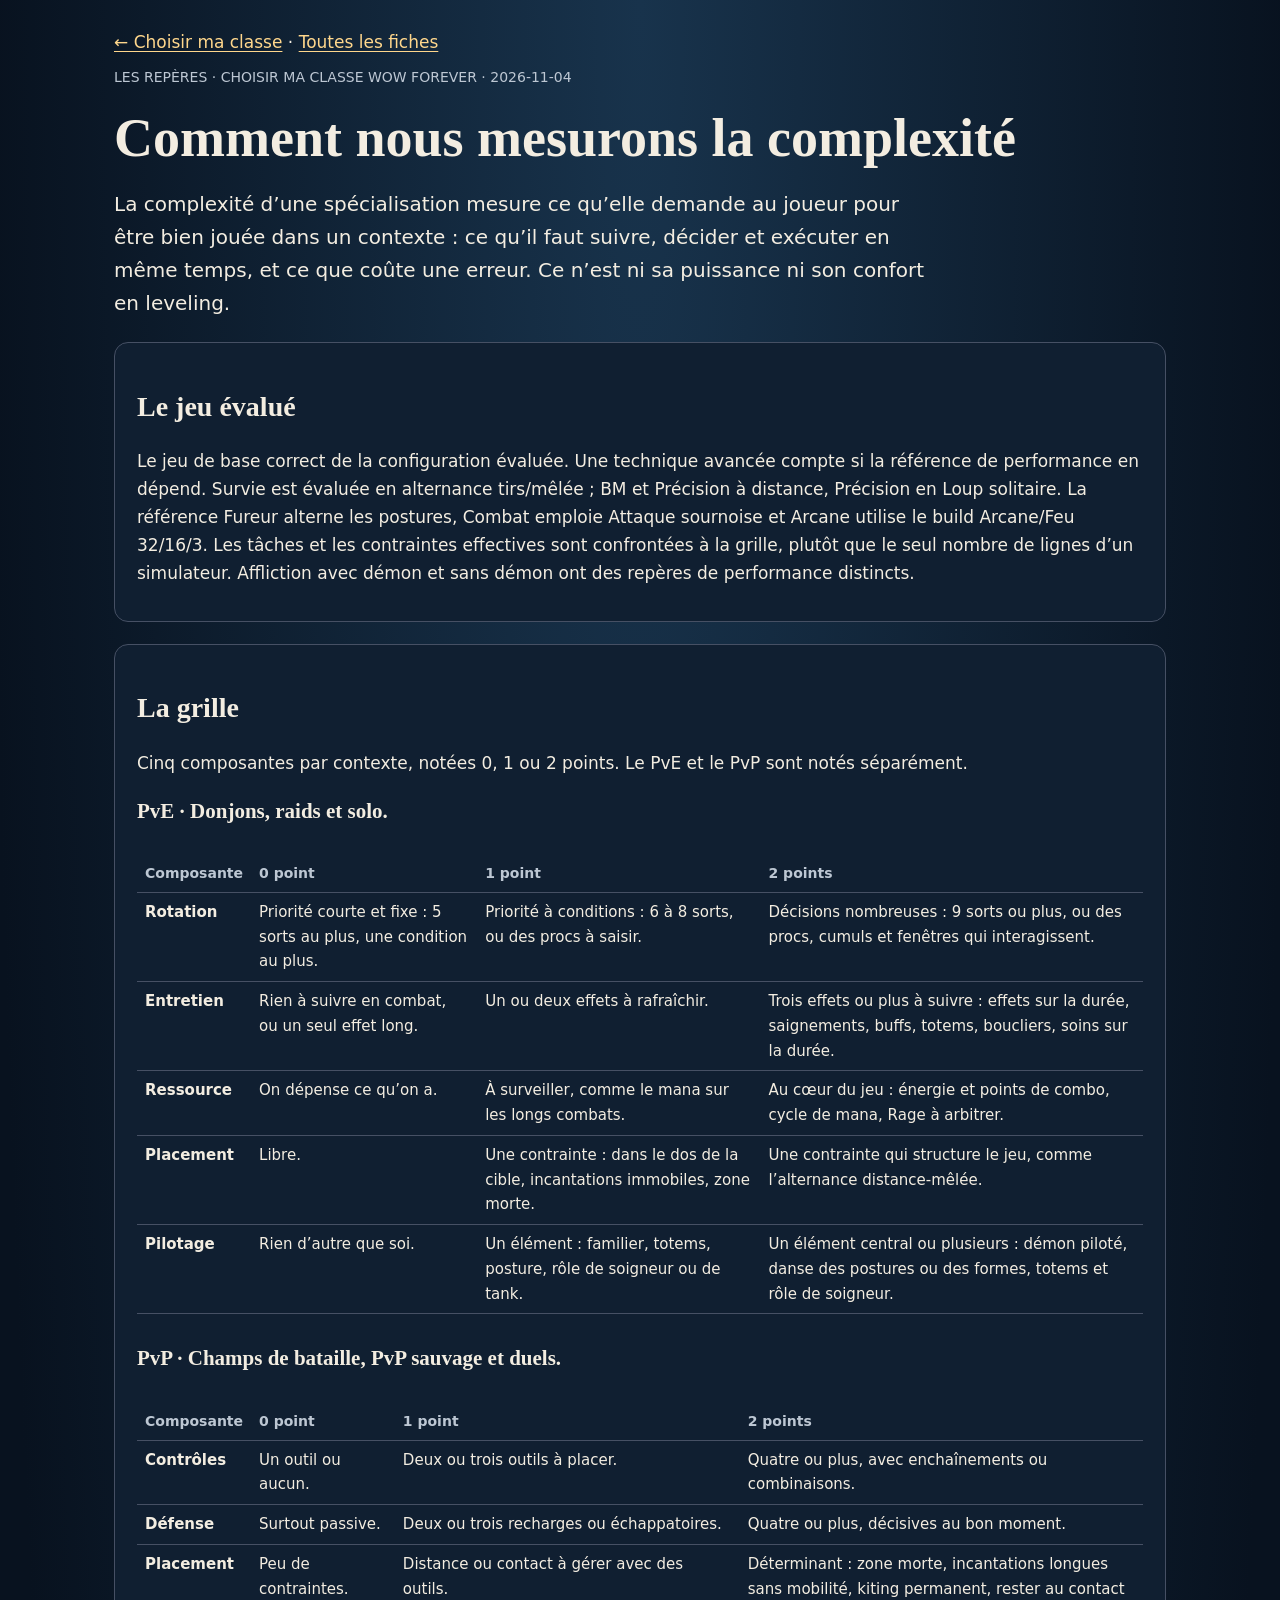
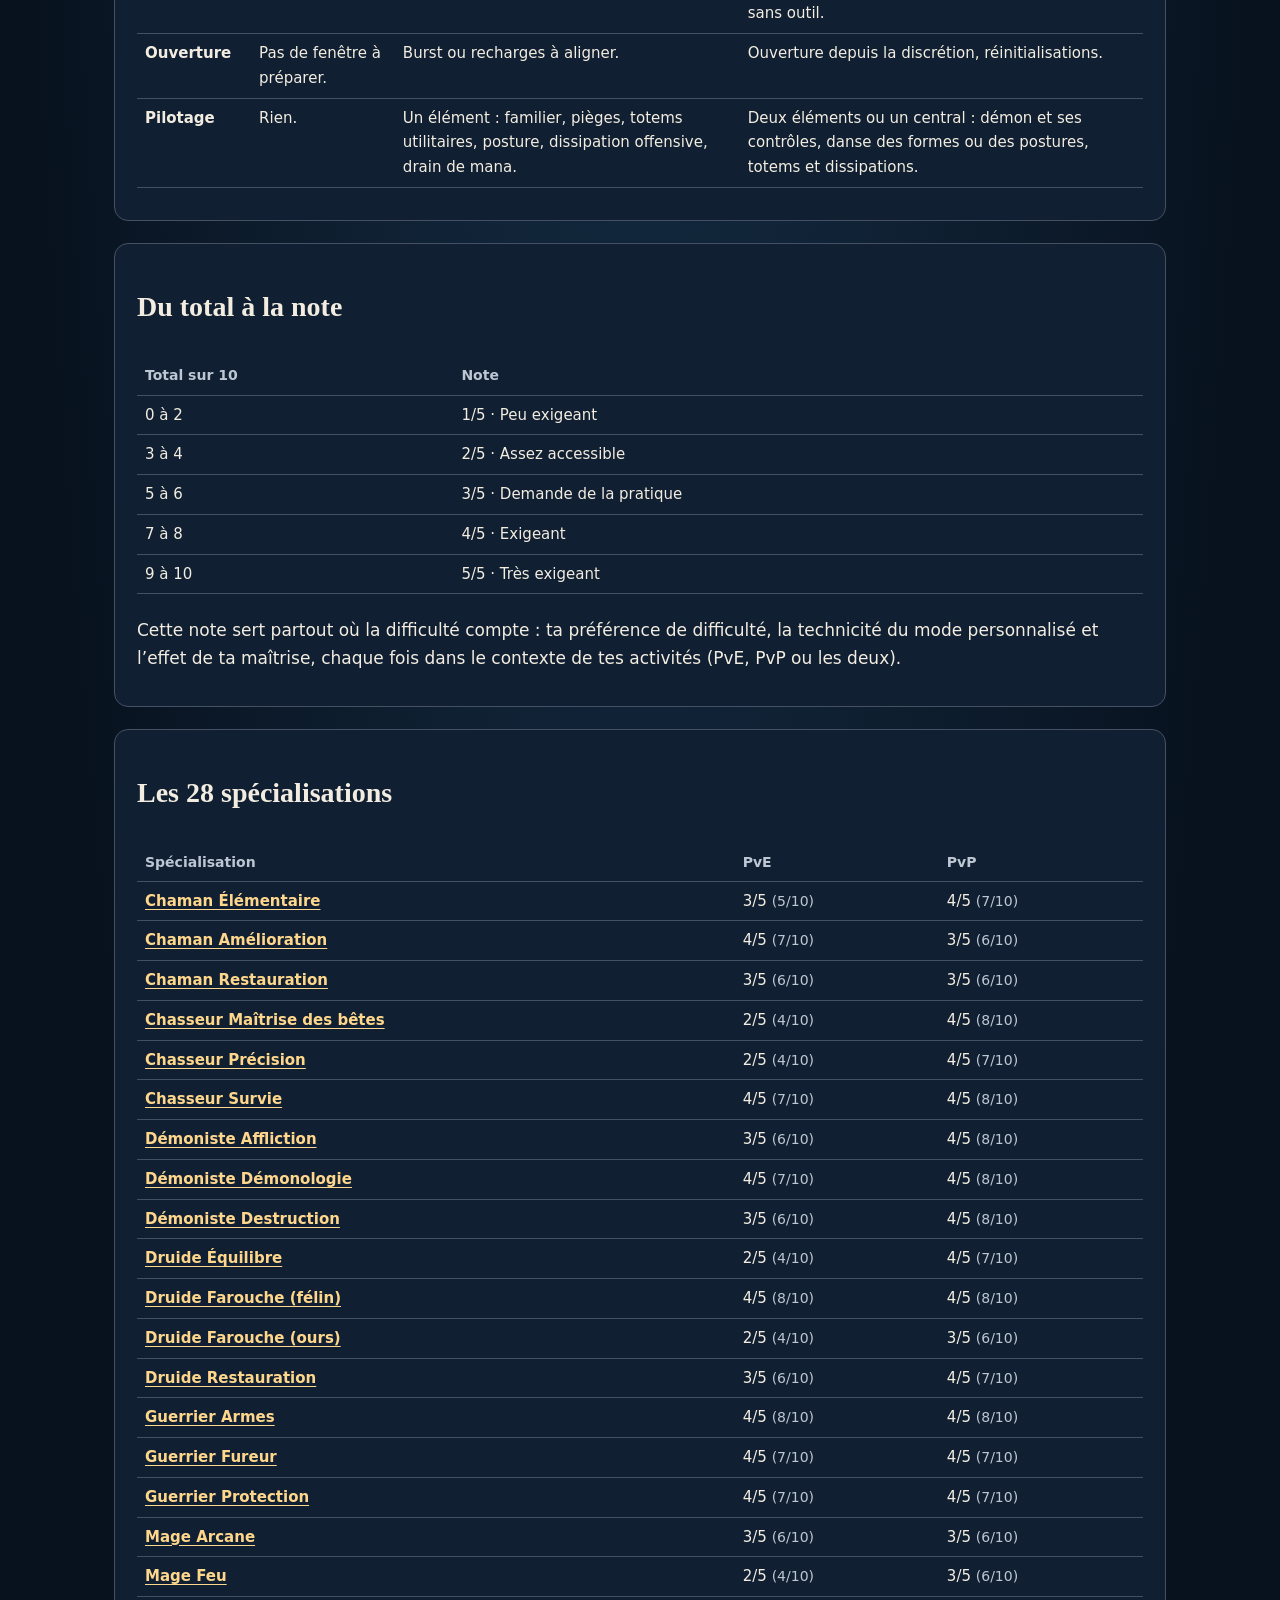
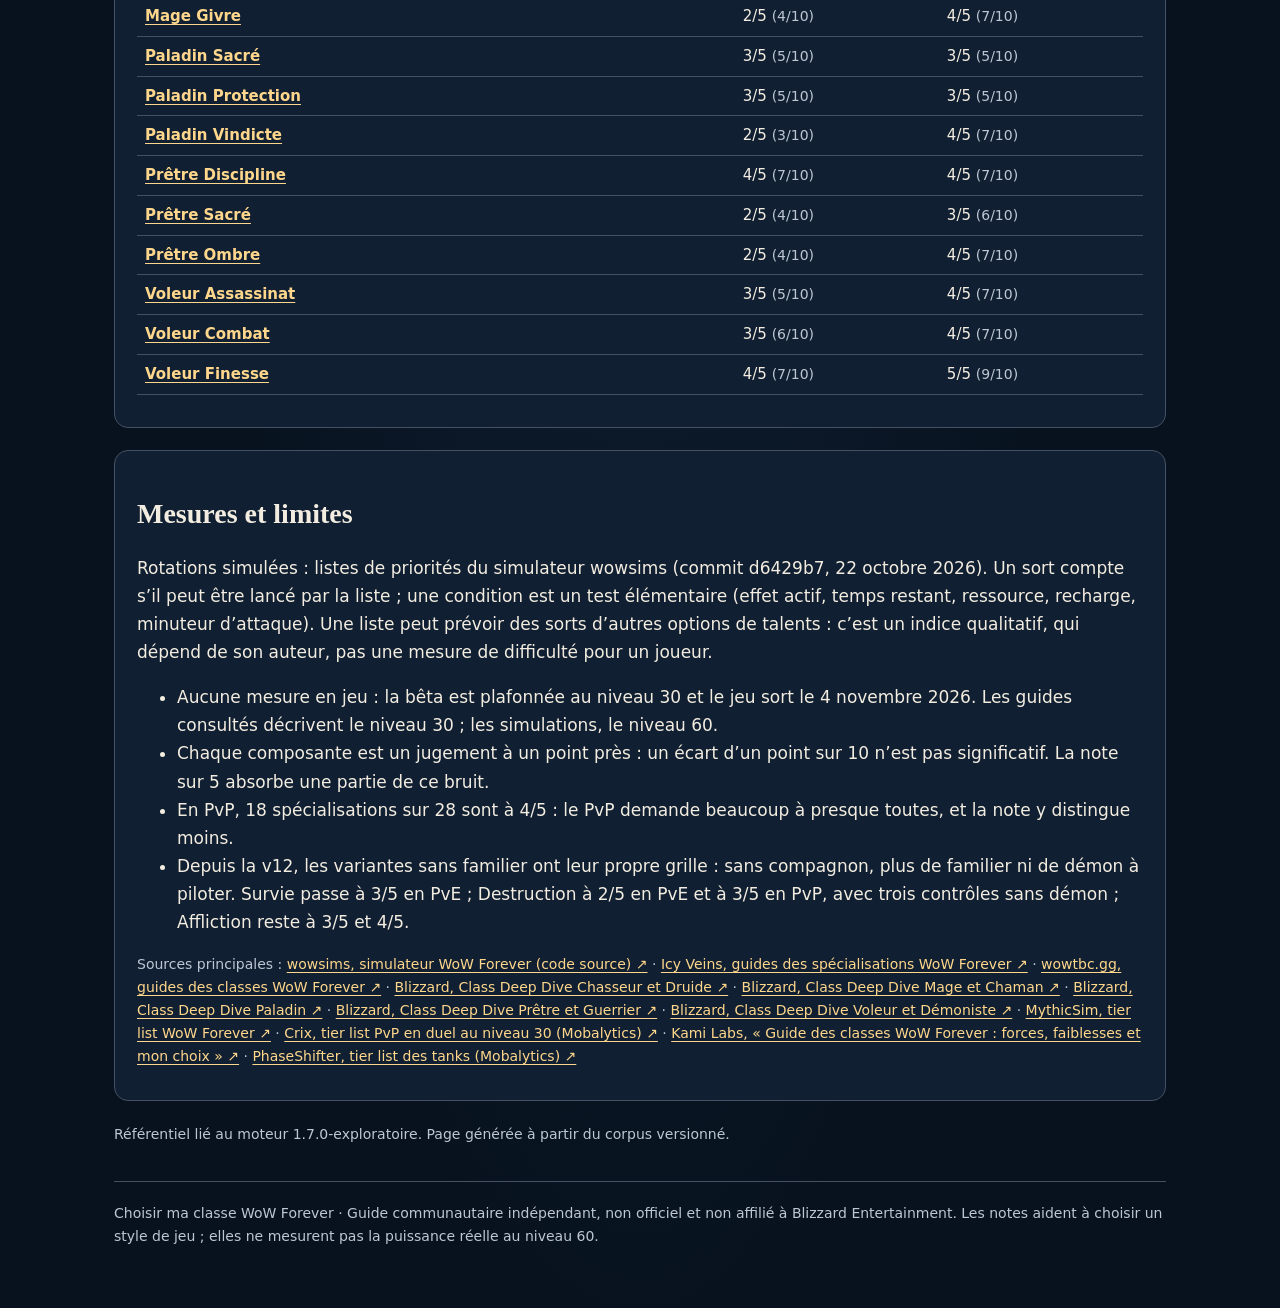
<file: fiches-sources/complexite.html>
<!doctype html>
<html lang="fr"><head><meta charset="utf-8"><meta name="viewport" content="width=device-width,initial-scale=1"><title>Comment nous mesurons la complexité · Choisir ma classe WoW Forever</title><style>:root{color-scheme:dark;--bg:#08121f;--panel:#101f31;--line:#465064;--text:#f3ede1;--muted:#bdc7d3;--gold:#ffd78c}
*{box-sizing:border-box}html{scroll-padding-top:20px}body{margin:0;background:radial-gradient(ellipse at top,#18334c,var(--bg) 650px);color:var(--text);font:17px/1.65 system-ui,sans-serif}main{max-width:1100px;margin:auto;padding:28px 24px 60px}a{color:var(--gold);text-underline-offset:3px;overflow-wrap:anywhere}a:hover{text-decoration-thickness:2px}a:focus-visible,summary:focus-visible{outline:3px solid var(--gold);outline-offset:5px}h1,h2,h3{line-height:1.25;font-family:Georgia,serif}h1{font-size:clamp(32px,6vw,54px);margin:16px 0}h2{font-size:28px}h3{font-size:21px}p{margin:.7em 0}.eyebrow,.meta{color:var(--muted);font-size:14px}.intro{font-size:20px;max-width:820px}.nav{display:flex;gap:10px;flex-wrap:wrap;margin:22px 0}.nav a{padding:8px 13px;border:1px solid var(--line);border-radius:8px;text-decoration:none}.panel,section.config{background:var(--panel);border:1px solid var(--line);border-radius:14px;padding:22px;margin:22px 0}.notice{border-left:3px solid var(--gold);padding:8px 16px;color:var(--muted)}details{margin:18px 0}summary{cursor:pointer;color:var(--gold);font-weight:600;padding:10px 0}.grid{display:grid;grid-template-columns:repeat(2,minmax(0,1fr));gap:14px}.note{padding:16px;border:1px solid var(--line);border-radius:9px;min-width:0}.note h3{display:flex;gap:12px;justify-content:space-between;margin:0}.value{color:var(--gold);white-space:nowrap}.confidence{display:inline-block;color:var(--muted);font-size:14px}.fact,.source{padding:14px 0;border-bottom:1px solid var(--line);scroll-margin-top:20px}.fact p,.source p{margin:6px 0}.flag{color:#ffe4b8}.skip{position:absolute;left:-9999px}.skip:focus{position:static}footer{border-top:1px solid var(--line);margin-top:35px;padding-top:20px;color:var(--muted);font-size:14px}table{width:100%;border-collapse:collapse;margin:10px 0;font-size:15px}th,td{text-align:left;vertical-align:top;padding:7px 8px;border-bottom:1px solid var(--line)}thead th{color:var(--muted);font-weight:600;font-size:14px}td.pts{color:var(--gold);white-space:nowrap;text-align:center;width:3.5em}.table{overflow-x:auto}@media(max-width:600px){table.cx thead,table.levels thead{display:none}table.cx tr{display:grid;grid-template-columns:1fr auto;gap:2px 12px;padding:8px 0;border-bottom:1px solid var(--line)}table.cx th,table.cx td,table.levels th,table.levels td{border:0;padding:0}table.cx td:last-child{grid-column:1/-1}table.levels tr{display:block;padding:8px 0;border-bottom:1px solid var(--line)}table.levels th,table.levels td{display:block;margin:3px 0}table.levels td::before{content:attr(data-label) ' : ';color:var(--muted)}}:target{outline:2px solid var(--gold);outline-offset:5px}@media(max-width:600px){main{padding:20px 15px 40px}.grid{grid-template-columns:1fr}.panel,section.config{padding:16px}.note{padding:13px}body{font-size:16px}}</style></head><body><a class="skip" href="#contenu">Aller au contenu</a><main id="contenu"><nav aria-label="Retour"><a href="../index.html#h-reco">← Choisir ma classe</a> · <a href="index.html">Toutes les fiches</a></nav><header><p class="eyebrow">LES REPÈRES · CHOISIR MA CLASSE WOW FOREVER · 2026-11-04</p><h1>Comment nous mesurons la complexité</h1><p class="intro">La complexité d’une spécialisation mesure ce qu’elle demande au joueur pour être bien jouée dans un contexte : ce qu’il faut suivre, décider et exécuter en même temps, et ce que coûte une erreur. Ce n’est ni sa puissance ni son confort en leveling.</p></header><section class="panel" id="jeu-evalue"><h2>Le jeu évalué</h2><p>Le jeu de base correct de la configuration évaluée. Une technique avancée compte si la référence de performance en dépend. Survie est évaluée en alternance tirs/mêlée ; BM et Précision à distance, Précision en Loup solitaire. La référence Fureur alterne les postures, Combat emploie Attaque sournoise et Arcane utilise le build Arcane/Feu 32/16/3. Les tâches et les contraintes effectives sont confrontées à la grille, plutôt que le seul nombre de lignes d’un simulateur. Affliction avec démon et sans démon ont des repères de performance distincts.</p></section><section class="panel" id="grille"><h2>La grille</h2><p>Cinq composantes par contexte, notées 0, 1 ou 2 points. Le PvE et le PvP sont notés séparément.</p><h3>PvE · Donjons, raids et solo.</h3><div class="table"><table class="levels"><thead><tr><th scope="col">Composante</th><th scope="col">0 point</th><th scope="col">1 point</th><th scope="col">2 points</th></tr></thead><tbody><tr><th scope="row">Rotation</th><td data-label="0 point">Priorité courte et fixe : 5 sorts au plus, une condition au plus.</td><td data-label="1 point">Priorité à conditions : 6 à 8 sorts, ou des procs à saisir.</td><td data-label="2 points">Décisions nombreuses : 9 sorts ou plus, ou des procs, cumuls et fenêtres qui interagissent.</td></tr><tr><th scope="row">Entretien</th><td data-label="0 point">Rien à suivre en combat, ou un seul effet long.</td><td data-label="1 point">Un ou deux effets à rafraîchir.</td><td data-label="2 points">Trois effets ou plus à suivre : effets sur la durée, saignements, buffs, totems, boucliers, soins sur la durée.</td></tr><tr><th scope="row">Ressource</th><td data-label="0 point">On dépense ce qu’on a.</td><td data-label="1 point">À surveiller, comme le mana sur les longs combats.</td><td data-label="2 points">Au cœur du jeu : énergie et points de combo, cycle de mana, Rage à arbitrer.</td></tr><tr><th scope="row">Placement</th><td data-label="0 point">Libre.</td><td data-label="1 point">Une contrainte : dans le dos de la cible, incantations immobiles, zone morte.</td><td data-label="2 points">Une contrainte qui structure le jeu, comme l’alternance distance-mêlée.</td></tr><tr><th scope="row">Pilotage</th><td data-label="0 point">Rien d’autre que soi.</td><td data-label="1 point">Un élément : familier, totems, posture, rôle de soigneur ou de tank.</td><td data-label="2 points">Un élément central ou plusieurs : démon piloté, danse des postures ou des formes, totems et rôle de soigneur.</td></tr></tbody></table></div><h3>PvP · Champs de bataille, PvP sauvage et duels.</h3><div class="table"><table class="levels"><thead><tr><th scope="col">Composante</th><th scope="col">0 point</th><th scope="col">1 point</th><th scope="col">2 points</th></tr></thead><tbody><tr><th scope="row">Contrôles</th><td data-label="0 point">Un outil ou aucun.</td><td data-label="1 point">Deux ou trois outils à placer.</td><td data-label="2 points">Quatre ou plus, avec enchaînements ou combinaisons.</td></tr><tr><th scope="row">Défense</th><td data-label="0 point">Surtout passive.</td><td data-label="1 point">Deux ou trois recharges ou échappatoires.</td><td data-label="2 points">Quatre ou plus, décisives au bon moment.</td></tr><tr><th scope="row">Placement</th><td data-label="0 point">Peu de contraintes.</td><td data-label="1 point">Distance ou contact à gérer avec des outils.</td><td data-label="2 points">Déterminant : zone morte, incantations longues sans mobilité, kiting permanent, rester au contact sans outil.</td></tr><tr><th scope="row">Ouverture</th><td data-label="0 point">Pas de fenêtre à préparer.</td><td data-label="1 point">Burst ou recharges à aligner.</td><td data-label="2 points">Ouverture depuis la discrétion, réinitialisations.</td></tr><tr><th scope="row">Pilotage</th><td data-label="0 point">Rien.</td><td data-label="1 point">Un élément : familier, pièges, totems utilitaires, posture, dissipation offensive, drain de mana.</td><td data-label="2 points">Deux éléments ou un central : démon et ses contrôles, danse des formes ou des postures, totems et dissipations.</td></tr></tbody></table></div></section><section class="panel" id="bareme"><h2>Du total à la note</h2><div class="table"><table><thead><tr><th scope="col">Total sur 10</th><th scope="col">Note</th></tr></thead><tbody><tr><td>0 à 2</td><td>1/5 · Peu exigeant</td></tr><tr><td>3 à 4</td><td>2/5 · Assez accessible</td></tr><tr><td>5 à 6</td><td>3/5 · Demande de la pratique</td></tr><tr><td>7 à 8</td><td>4/5 · Exigeant</td></tr><tr><td>9 à 10</td><td>5/5 · Très exigeant</td></tr></tbody></table></div><p>Cette note sert partout où la difficulté compte : ta préférence de difficulté, la technicité du mode personnalisé et l’effet de ta maîtrise, chaque fois dans le contexte de tes activités (PvE, PvP ou les deux).</p></section><section class="panel" id="specialisations"><h2>Les 28 spécialisations</h2><div class="table"><table><thead><tr><th scope="col">Spécialisation</th><th scope="col">PvE</th><th scope="col">PvP</th></tr></thead><tbody><tr data-complexite-ligne="chaman-elementaire"><th scope="row"><a href="chaman.html#chaman-elementaire-complexite">Chaman Élémentaire</a></th><td>3/5 <span class="meta">(5/10)</span></td><td>4/5 <span class="meta">(7/10)</span></td></tr><tr data-complexite-ligne="chaman-amelioration"><th scope="row"><a href="chaman.html#chaman-amelioration-complexite">Chaman Amélioration</a></th><td>4/5 <span class="meta">(7/10)</span></td><td>3/5 <span class="meta">(6/10)</span></td></tr><tr data-complexite-ligne="chaman-restauration"><th scope="row"><a href="chaman.html#chaman-restauration-complexite">Chaman Restauration</a></th><td>3/5 <span class="meta">(6/10)</span></td><td>3/5 <span class="meta">(6/10)</span></td></tr><tr data-complexite-ligne="chasseur-maitrise-betes"><th scope="row"><a href="chasseur.html#chasseur-maitrise-betes-complexite">Chasseur Maîtrise des bêtes</a></th><td>2/5 <span class="meta">(4/10)</span></td><td>4/5 <span class="meta">(8/10)</span></td></tr><tr data-complexite-ligne="chasseur-precision"><th scope="row"><a href="chasseur.html#chasseur-precision-complexite">Chasseur Précision</a></th><td>2/5 <span class="meta">(4/10)</span></td><td>4/5 <span class="meta">(7/10)</span></td></tr><tr data-complexite-ligne="chasseur-survie"><th scope="row"><a href="chasseur.html#chasseur-survie-complexite">Chasseur Survie</a></th><td>4/5 <span class="meta">(7/10)</span></td><td>4/5 <span class="meta">(8/10)</span></td></tr><tr data-complexite-ligne="demoniste-affliction"><th scope="row"><a href="demoniste.html#demoniste-affliction-complexite">Démoniste Affliction</a></th><td>3/5 <span class="meta">(6/10)</span></td><td>4/5 <span class="meta">(8/10)</span></td></tr><tr data-complexite-ligne="demoniste-demonologie"><th scope="row"><a href="demoniste.html#demoniste-demonologie-complexite">Démoniste Démonologie</a></th><td>4/5 <span class="meta">(7/10)</span></td><td>4/5 <span class="meta">(8/10)</span></td></tr><tr data-complexite-ligne="demoniste-destruction"><th scope="row"><a href="demoniste.html#demoniste-destruction-complexite">Démoniste Destruction</a></th><td>3/5 <span class="meta">(6/10)</span></td><td>4/5 <span class="meta">(8/10)</span></td></tr><tr data-complexite-ligne="druide-equilibre"><th scope="row"><a href="druide.html#druide-equilibre-complexite">Druide Équilibre</a></th><td>2/5 <span class="meta">(4/10)</span></td><td>4/5 <span class="meta">(7/10)</span></td></tr><tr data-complexite-ligne="druide-farouche-chat"><th scope="row"><a href="druide.html#druide-farouche-chat-complexite">Druide Farouche (félin)</a></th><td>4/5 <span class="meta">(8/10)</span></td><td>4/5 <span class="meta">(8/10)</span></td></tr><tr data-complexite-ligne="druide-farouche-ours"><th scope="row"><a href="druide.html#druide-farouche-ours-complexite">Druide Farouche (ours)</a></th><td>2/5 <span class="meta">(4/10)</span></td><td>3/5 <span class="meta">(6/10)</span></td></tr><tr data-complexite-ligne="druide-restauration"><th scope="row"><a href="druide.html#druide-restauration-complexite">Druide Restauration</a></th><td>3/5 <span class="meta">(6/10)</span></td><td>4/5 <span class="meta">(7/10)</span></td></tr><tr data-complexite-ligne="guerrier-armes"><th scope="row"><a href="guerrier.html#guerrier-armes-complexite">Guerrier Armes</a></th><td>4/5 <span class="meta">(8/10)</span></td><td>4/5 <span class="meta">(8/10)</span></td></tr><tr data-complexite-ligne="guerrier-fureur"><th scope="row"><a href="guerrier.html#guerrier-fureur-complexite">Guerrier Fureur</a></th><td>4/5 <span class="meta">(7/10)</span></td><td>4/5 <span class="meta">(7/10)</span></td></tr><tr data-complexite-ligne="guerrier-protection"><th scope="row"><a href="guerrier.html#guerrier-protection-complexite">Guerrier Protection</a></th><td>4/5 <span class="meta">(7/10)</span></td><td>4/5 <span class="meta">(7/10)</span></td></tr><tr data-complexite-ligne="mage-arcane"><th scope="row"><a href="mage.html#mage-arcane-complexite">Mage Arcane</a></th><td>3/5 <span class="meta">(6/10)</span></td><td>3/5 <span class="meta">(6/10)</span></td></tr><tr data-complexite-ligne="mage-feu"><th scope="row"><a href="mage.html#mage-feu-complexite">Mage Feu</a></th><td>2/5 <span class="meta">(4/10)</span></td><td>3/5 <span class="meta">(6/10)</span></td></tr><tr data-complexite-ligne="mage-givre"><th scope="row"><a href="mage.html#mage-givre-complexite">Mage Givre</a></th><td>2/5 <span class="meta">(4/10)</span></td><td>4/5 <span class="meta">(7/10)</span></td></tr><tr data-complexite-ligne="paladin-sacre"><th scope="row"><a href="paladin.html#paladin-sacre-complexite">Paladin Sacré</a></th><td>3/5 <span class="meta">(5/10)</span></td><td>3/5 <span class="meta">(5/10)</span></td></tr><tr data-complexite-ligne="paladin-protection"><th scope="row"><a href="paladin.html#paladin-protection-complexite">Paladin Protection</a></th><td>3/5 <span class="meta">(5/10)</span></td><td>3/5 <span class="meta">(5/10)</span></td></tr><tr data-complexite-ligne="paladin-vindicte"><th scope="row"><a href="paladin.html#paladin-vindicte-complexite">Paladin Vindicte</a></th><td>2/5 <span class="meta">(3/10)</span></td><td>4/5 <span class="meta">(7/10)</span></td></tr><tr data-complexite-ligne="pretre-discipline"><th scope="row"><a href="pretre.html#pretre-discipline-complexite">Prêtre Discipline</a></th><td>4/5 <span class="meta">(7/10)</span></td><td>4/5 <span class="meta">(7/10)</span></td></tr><tr data-complexite-ligne="pretre-sacre"><th scope="row"><a href="pretre.html#pretre-sacre-complexite">Prêtre Sacré</a></th><td>2/5 <span class="meta">(4/10)</span></td><td>3/5 <span class="meta">(6/10)</span></td></tr><tr data-complexite-ligne="pretre-ombre"><th scope="row"><a href="pretre.html#pretre-ombre-complexite">Prêtre Ombre</a></th><td>2/5 <span class="meta">(4/10)</span></td><td>4/5 <span class="meta">(7/10)</span></td></tr><tr data-complexite-ligne="voleur-assassinat"><th scope="row"><a href="voleur.html#voleur-assassinat-complexite">Voleur Assassinat</a></th><td>3/5 <span class="meta">(5/10)</span></td><td>4/5 <span class="meta">(7/10)</span></td></tr><tr data-complexite-ligne="voleur-combat"><th scope="row"><a href="voleur.html#voleur-combat-complexite">Voleur Combat</a></th><td>3/5 <span class="meta">(6/10)</span></td><td>4/5 <span class="meta">(7/10)</span></td></tr><tr data-complexite-ligne="voleur-finesse"><th scope="row"><a href="voleur.html#voleur-finesse-complexite">Voleur Finesse</a></th><td>4/5 <span class="meta">(7/10)</span></td><td>5/5 <span class="meta">(9/10)</span></td></tr></tbody></table></div></section><section class="panel" id="mesures"><h2>Mesures et limites</h2><p>Rotations simulées : listes de priorités du simulateur wowsims (commit d6429b7, 22 octobre 2026). Un sort compte s’il peut être lancé par la liste ; une condition est un test élémentaire (effet actif, temps restant, ressource, recharge, minuteur d’attaque). Une liste peut prévoir des sorts d’autres options de talents : c’est un indice qualitatif, qui dépend de son auteur, pas une mesure de difficulté pour un joueur.</p><ul><li>Aucune mesure en jeu : la bêta est plafonnée au niveau 30 et le jeu sort le 4 novembre 2026. Les guides consultés décrivent le niveau 30 ; les simulations, le niveau 60.</li><li>Chaque composante est un jugement à un point près : un écart d’un point sur 10 n’est pas significatif. La note sur 5 absorbe une partie de ce bruit.</li><li>En PvP, 18 spécialisations sur 28 sont à 4/5 : le PvP demande beaucoup à presque toutes, et la note y distingue moins.</li><li>Depuis la v12, les variantes sans familier ont leur propre grille : sans compagnon, plus de familier ni de démon à piloter. Survie passe à 3/5 en PvE ; Destruction à 2/5 en PvE et à 3/5 en PvP, avec trois contrôles sans démon ; Affliction reste à 3/5 et 4/5.</li></ul><p class="meta">Sources principales : <a href="https://github.com/wowsims/forever" rel="noopener noreferrer" target="_blank">wowsims, simulateur WoW Forever (code source) ↗</a> · <a href="https://www.icy-veins.com/wow-forever/all-class-guides" rel="noopener noreferrer" target="_blank">Icy Veins, guides des spécialisations WoW Forever ↗</a> · <a href="https://wowtbc.gg/warcraftforever/class-guides/" rel="noopener noreferrer" target="_blank">wowtbc.gg, guides des classes WoW Forever ↗</a> · <a href="https://worldofwarcraft.blizzard.com/en-us/news/24301515" rel="noopener noreferrer" target="_blank">Blizzard, Class Deep Dive Chasseur et Druide ↗</a> · <a href="https://worldofwarcraft.blizzard.com/en-us/news/24302097" rel="noopener noreferrer" target="_blank">Blizzard, Class Deep Dive Mage et Chaman ↗</a> · <a href="https://worldofwarcraft.blizzard.com/en-us/news/24302099" rel="noopener noreferrer" target="_blank">Blizzard, Class Deep Dive Paladin ↗</a> · <a href="https://worldofwarcraft.blizzard.com/en-us/news/24301514" rel="noopener noreferrer" target="_blank">Blizzard, Class Deep Dive Prêtre et Guerrier ↗</a> · <a href="https://worldofwarcraft.blizzard.com/en-us/news/24310968/world-of-warcraft-forever-class-deep-dives-rogue-and-warlock" rel="noopener noreferrer" target="_blank">Blizzard, Class Deep Dive Voleur et Démoniste ↗</a> · <a href="https://mythicsim.com/wow-forever/tier-list" rel="noopener noreferrer" target="_blank">MythicSim, tier list WoW Forever ↗</a> · <a href="https://mobalytics.gg/wow-forever/tier-lists/pvp-dueling" rel="noopener noreferrer" target="_blank">Crix, tier list PvP en duel au niveau 30 (Mobalytics) ↗</a> · <a href="https://www.youtube.com/watch?v=W-FjneQX5uw" rel="noopener noreferrer" target="_blank">Kami Labs, « Guide des classes WoW Forever : forces, faiblesses et mon choix » ↗</a> · <a href="https://mobalytics.gg/wow-forever/tier-lists/tanking" rel="noopener noreferrer" target="_blank">PhaseShifter, tier list des tanks (Mobalytics) ↗</a></p></section><p class="meta">Référentiel lié au moteur 1.7.0-exploratoire. Page générée à partir du corpus versionné.</p><footer>Choisir ma classe WoW Forever · Guide communautaire indépendant, non officiel et non affilié à Blizzard Entertainment. Les notes aident à choisir un style de jeu ; elles ne mesurent pas la puissance réelle au niveau 60.</footer></main></body></html>
</file>
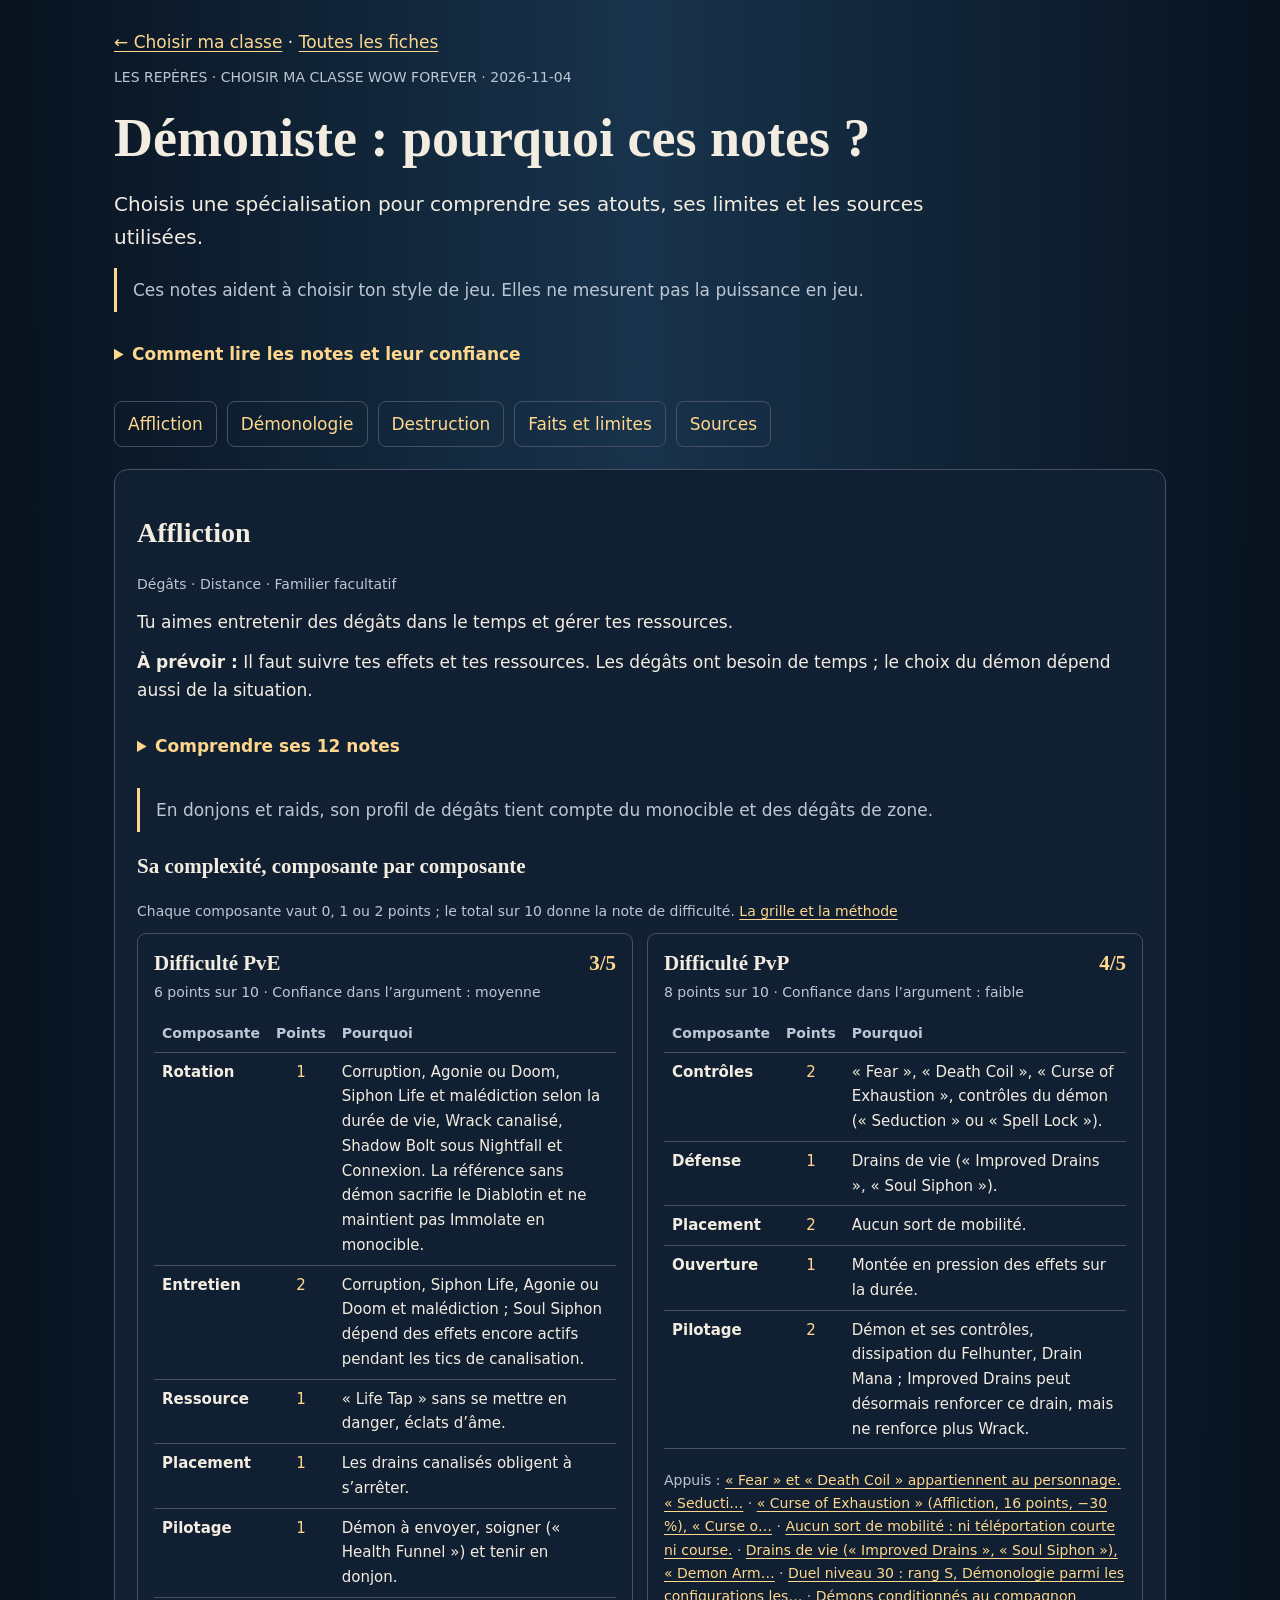
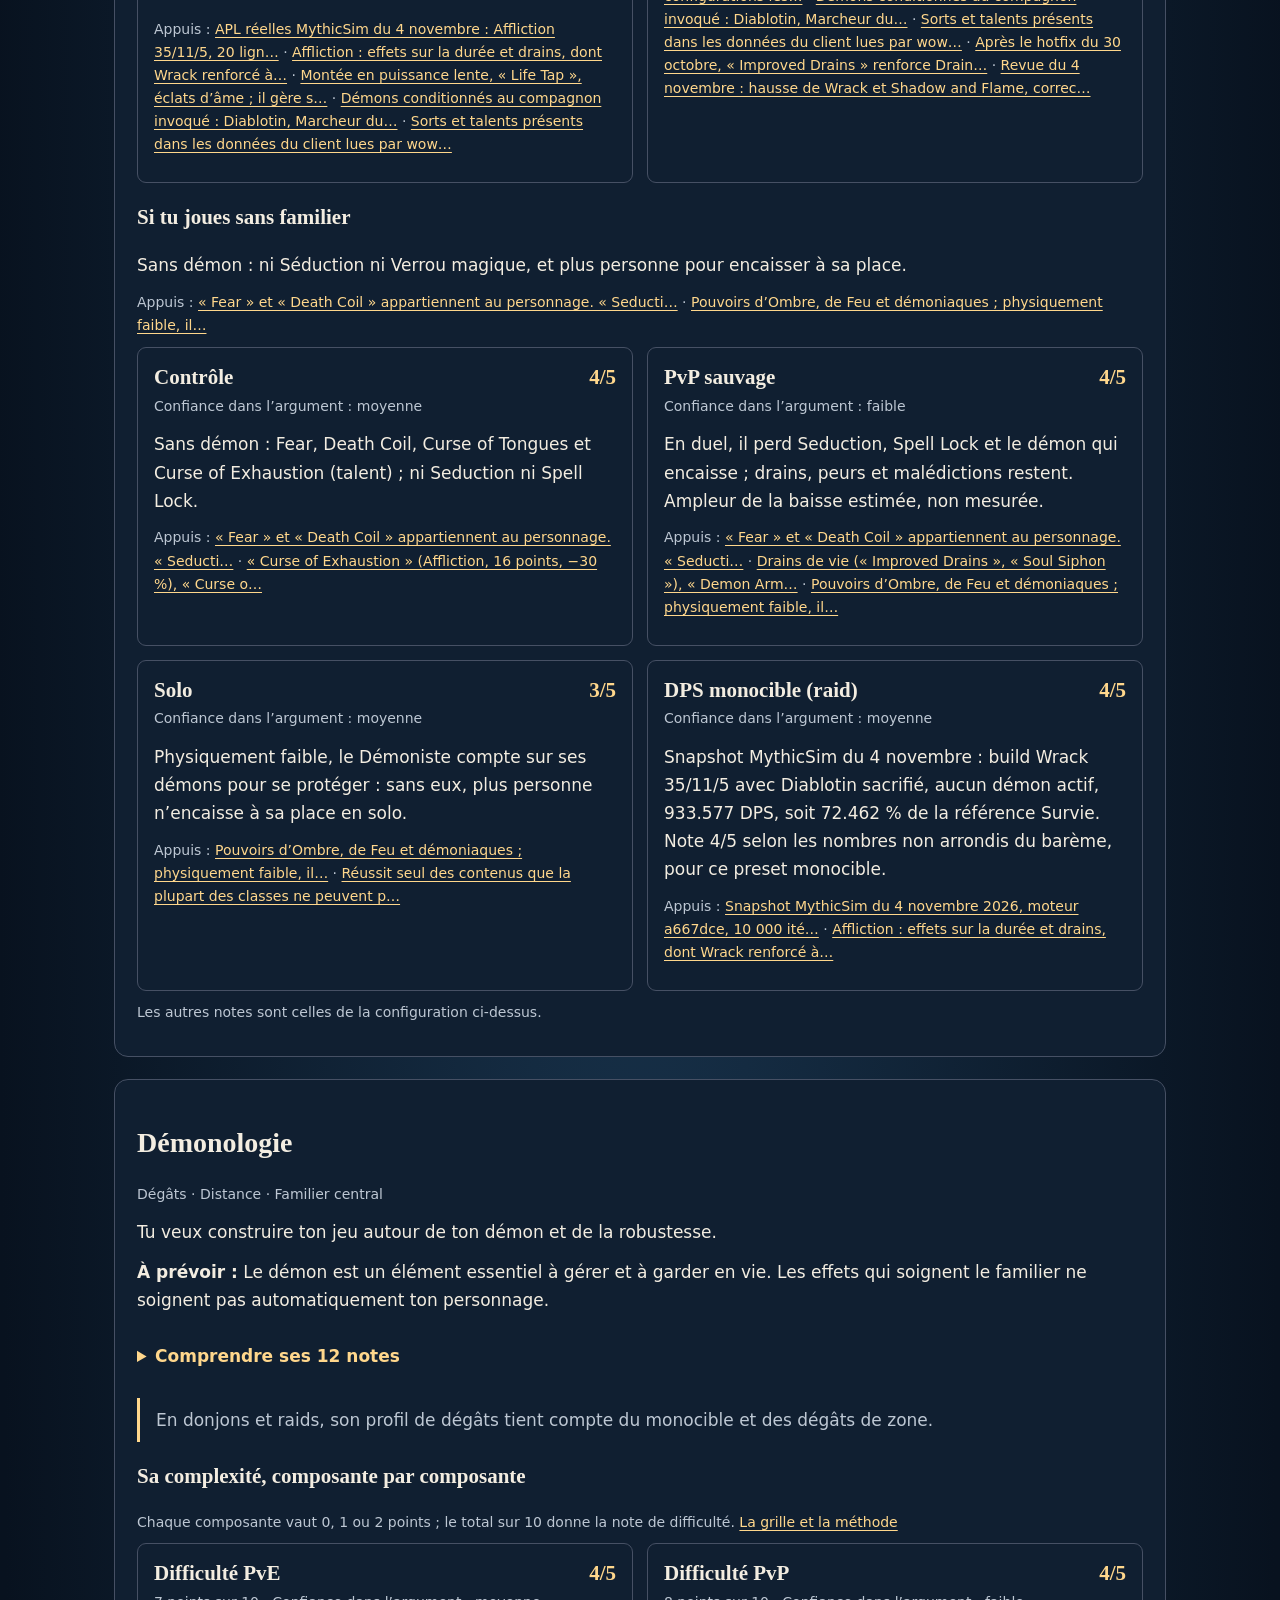
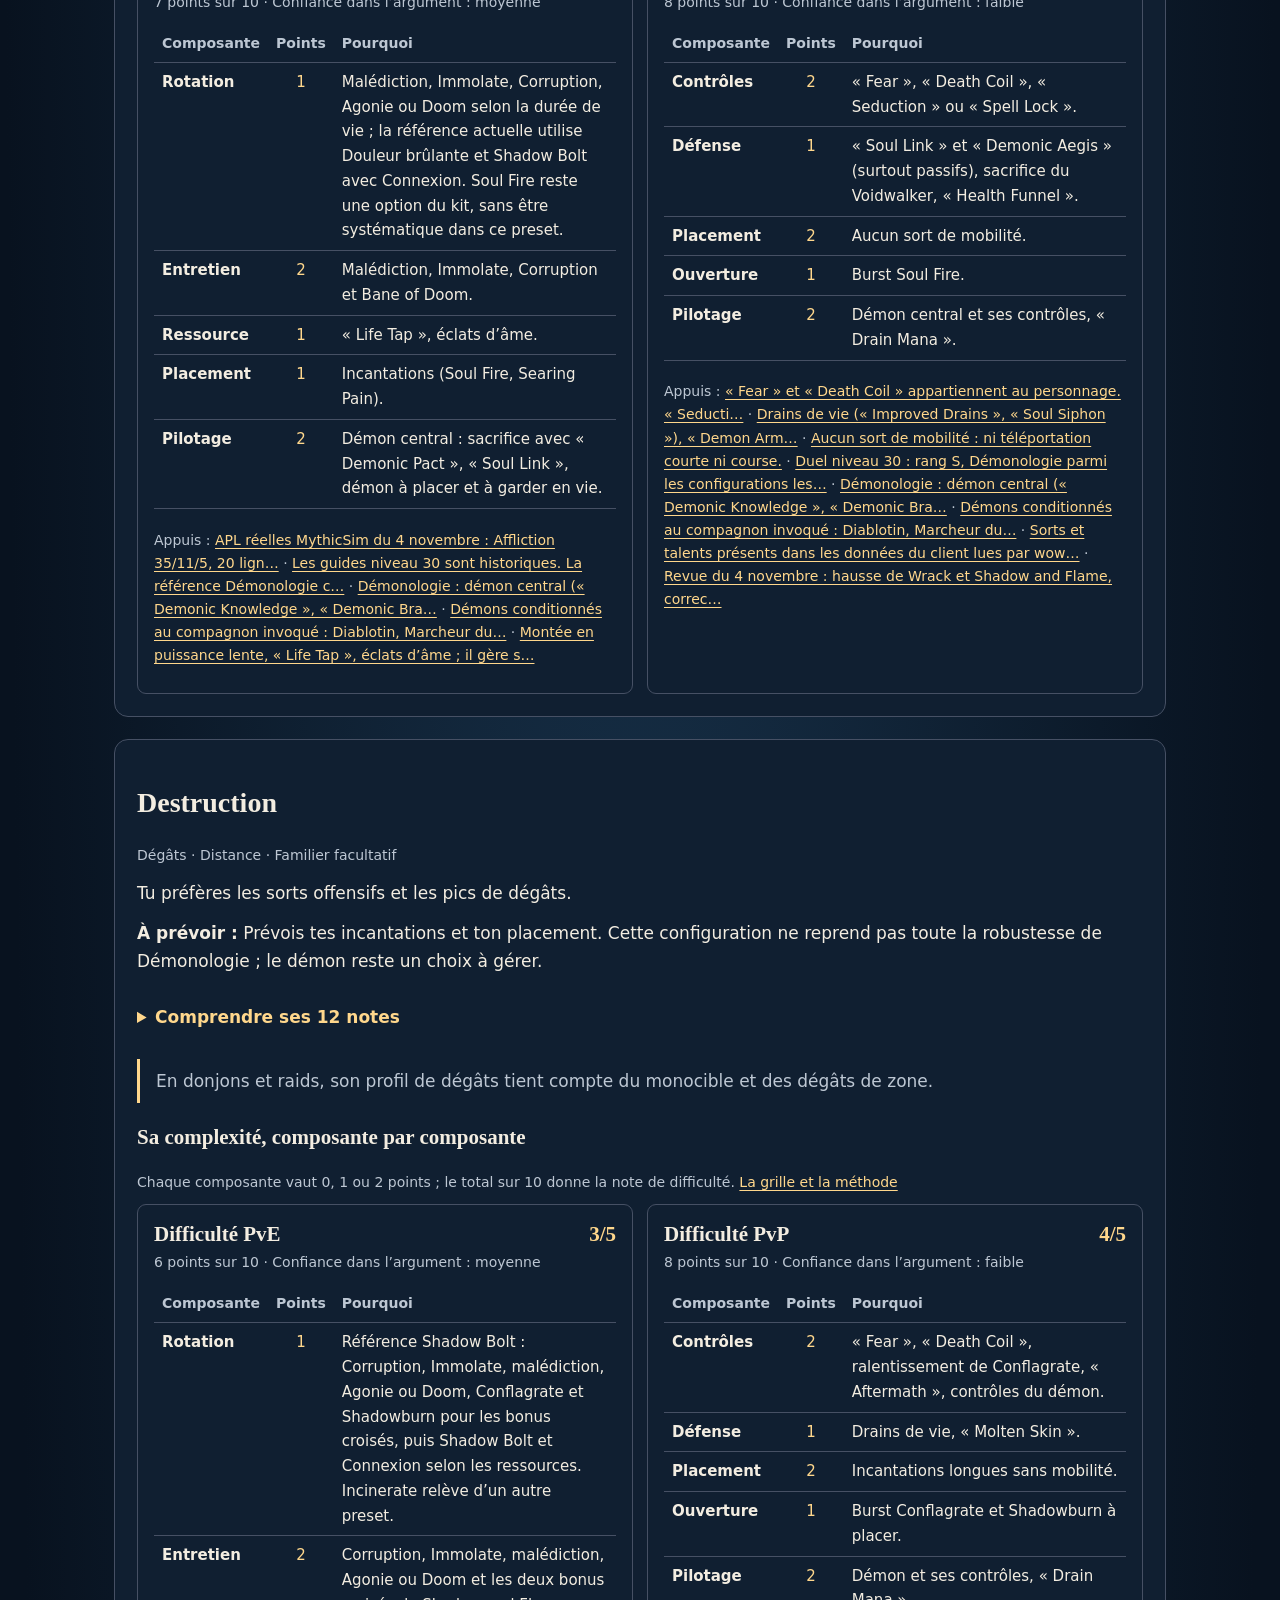
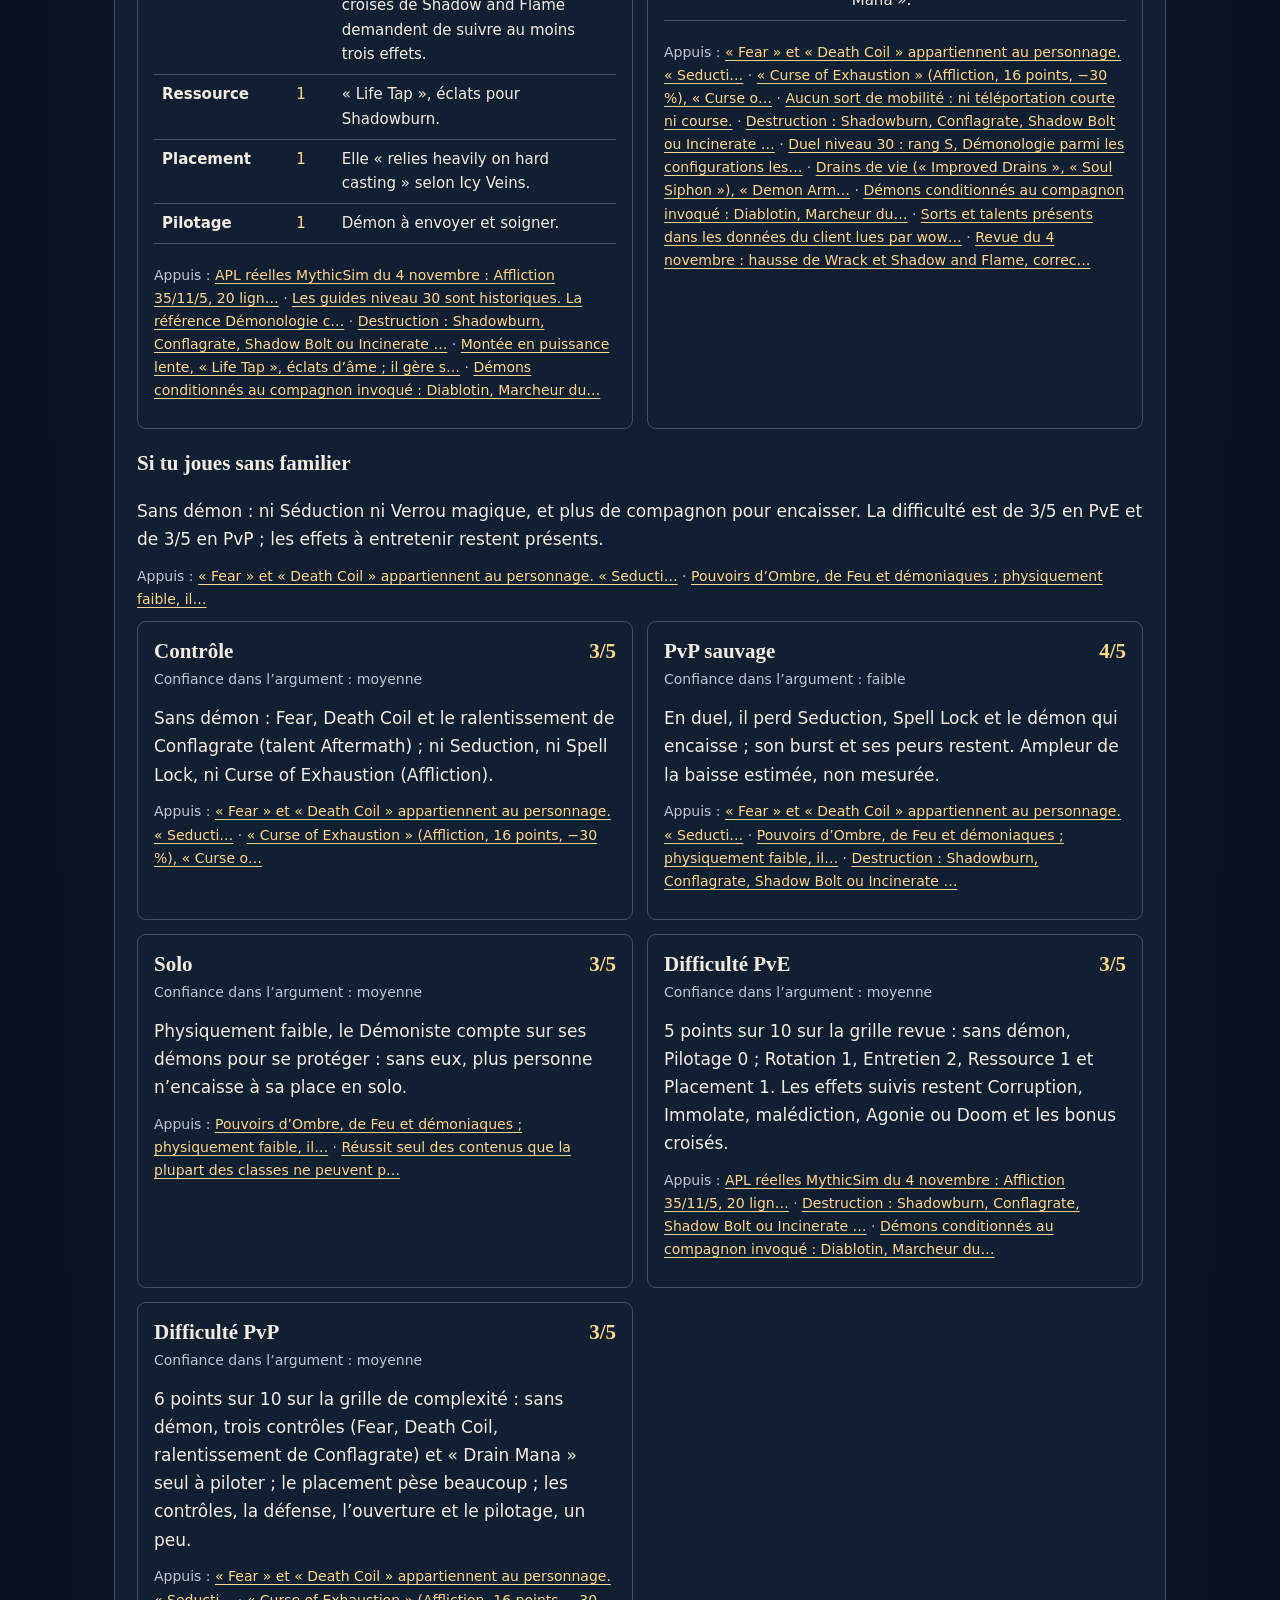
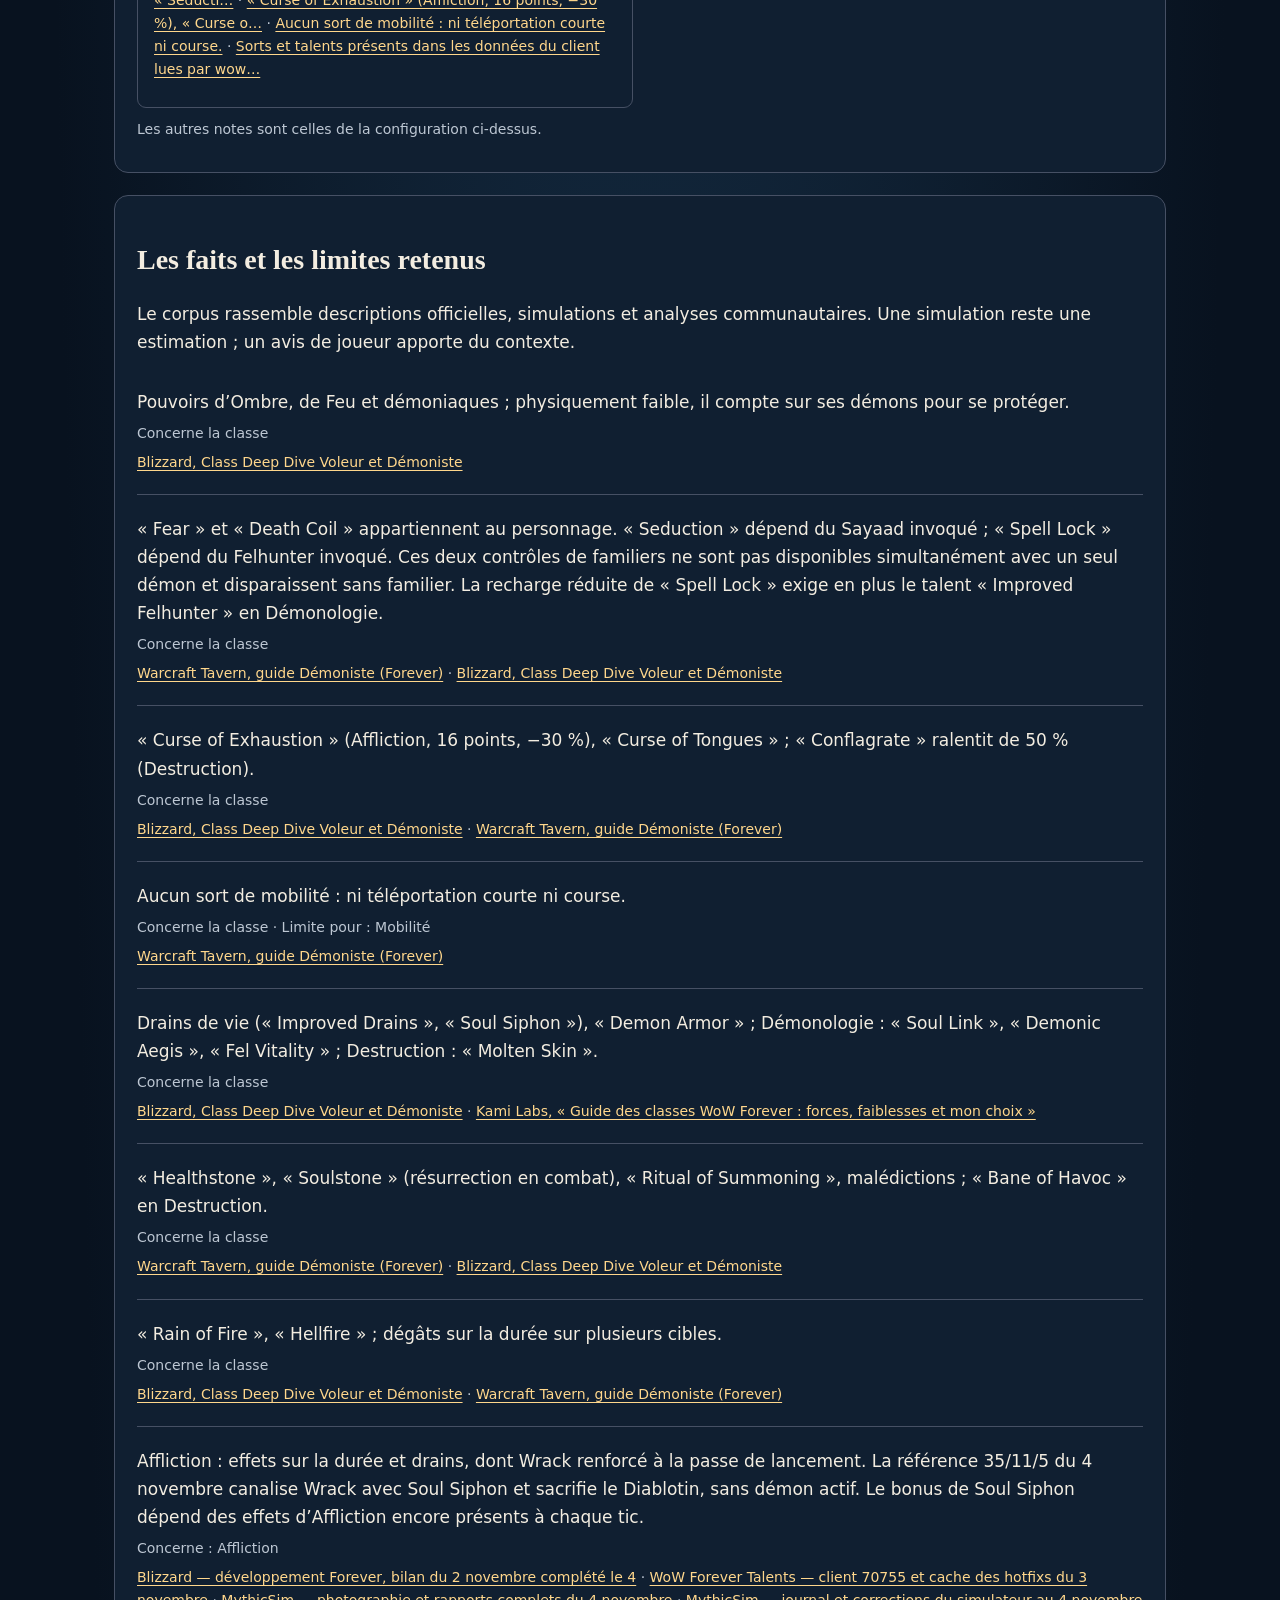
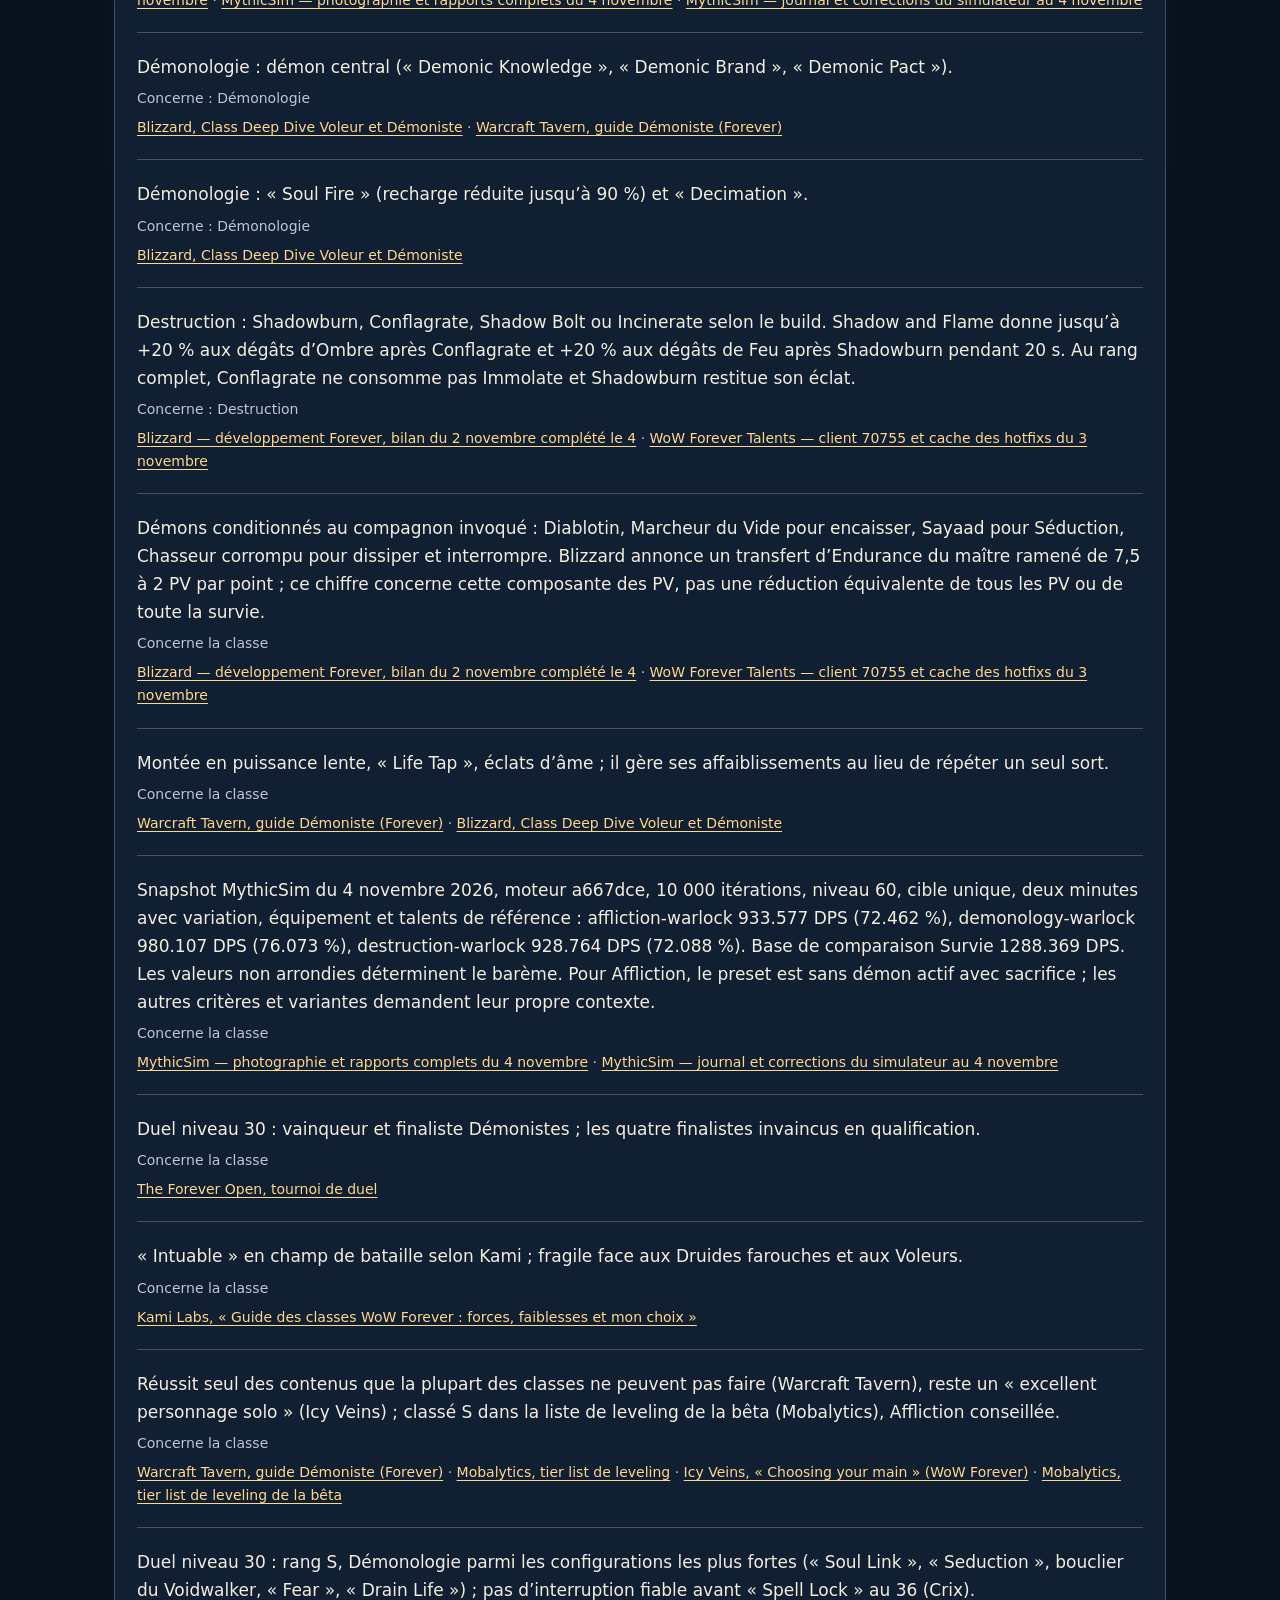
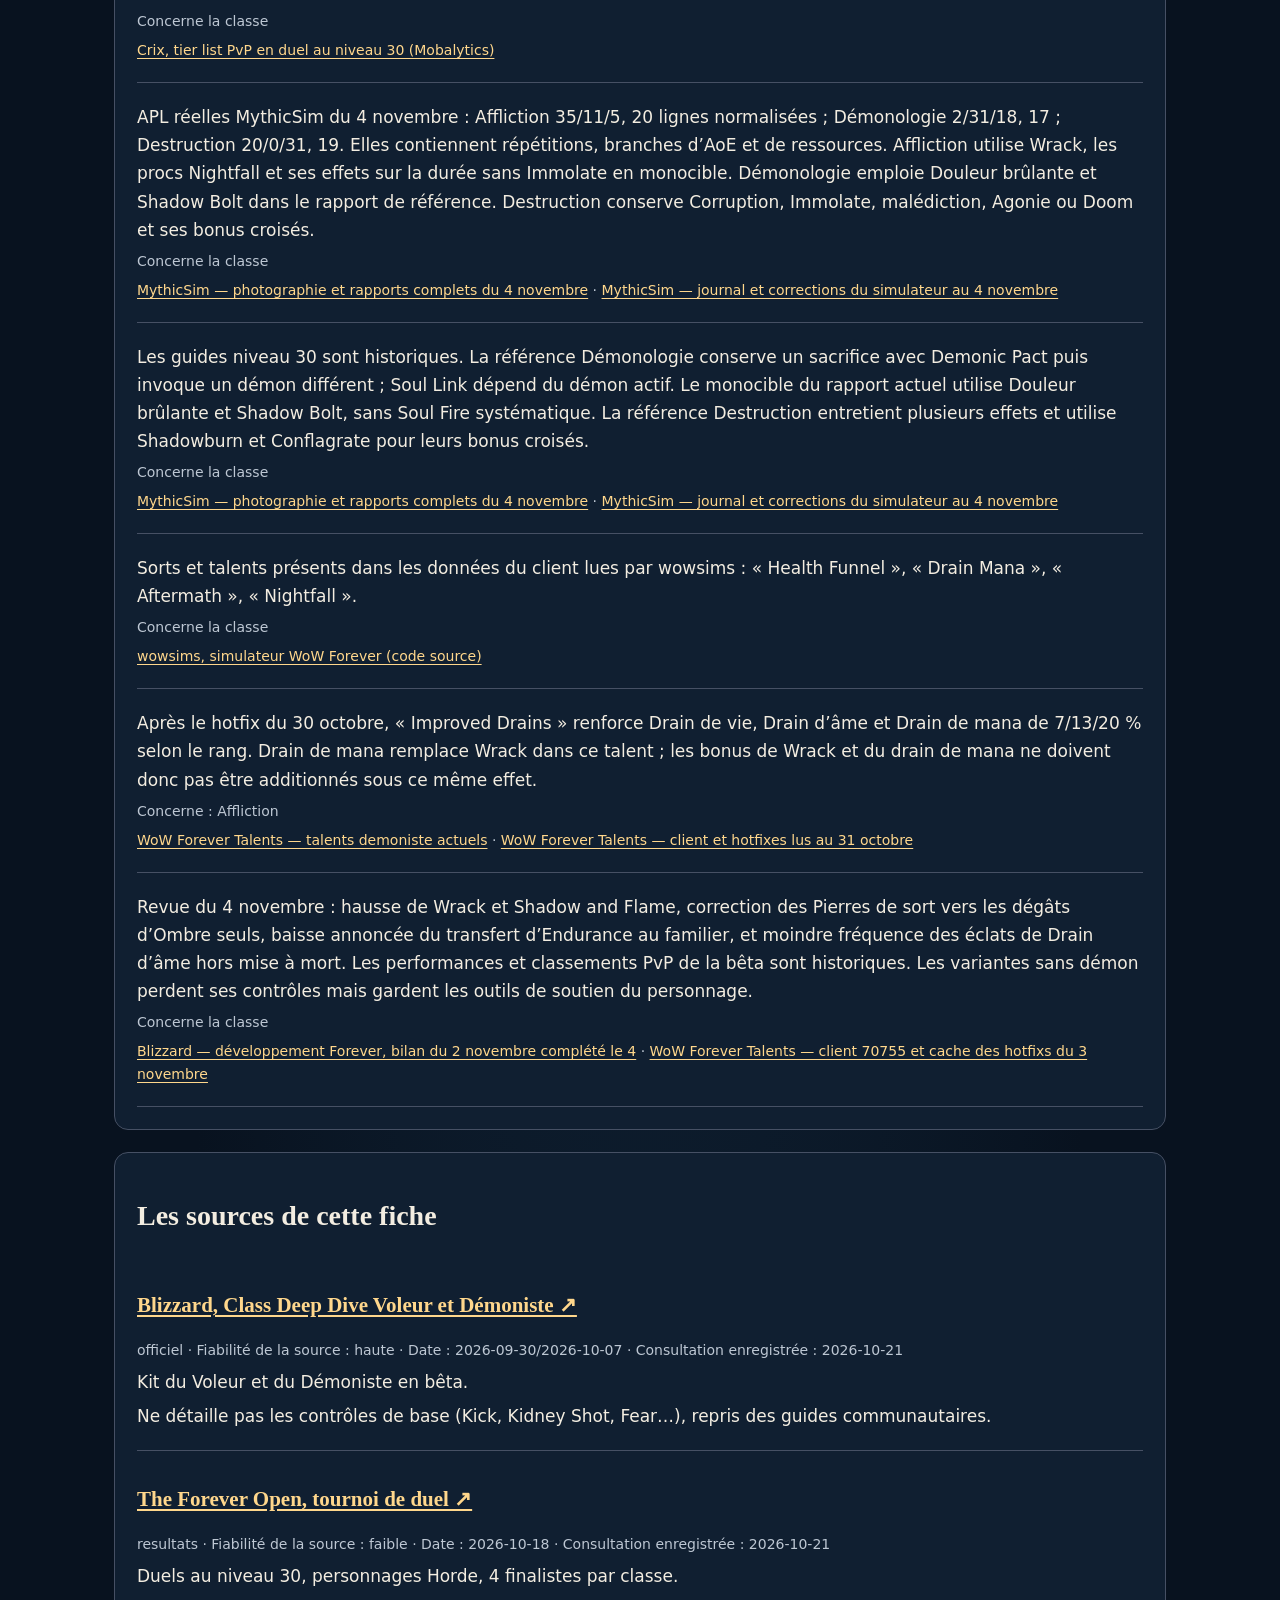
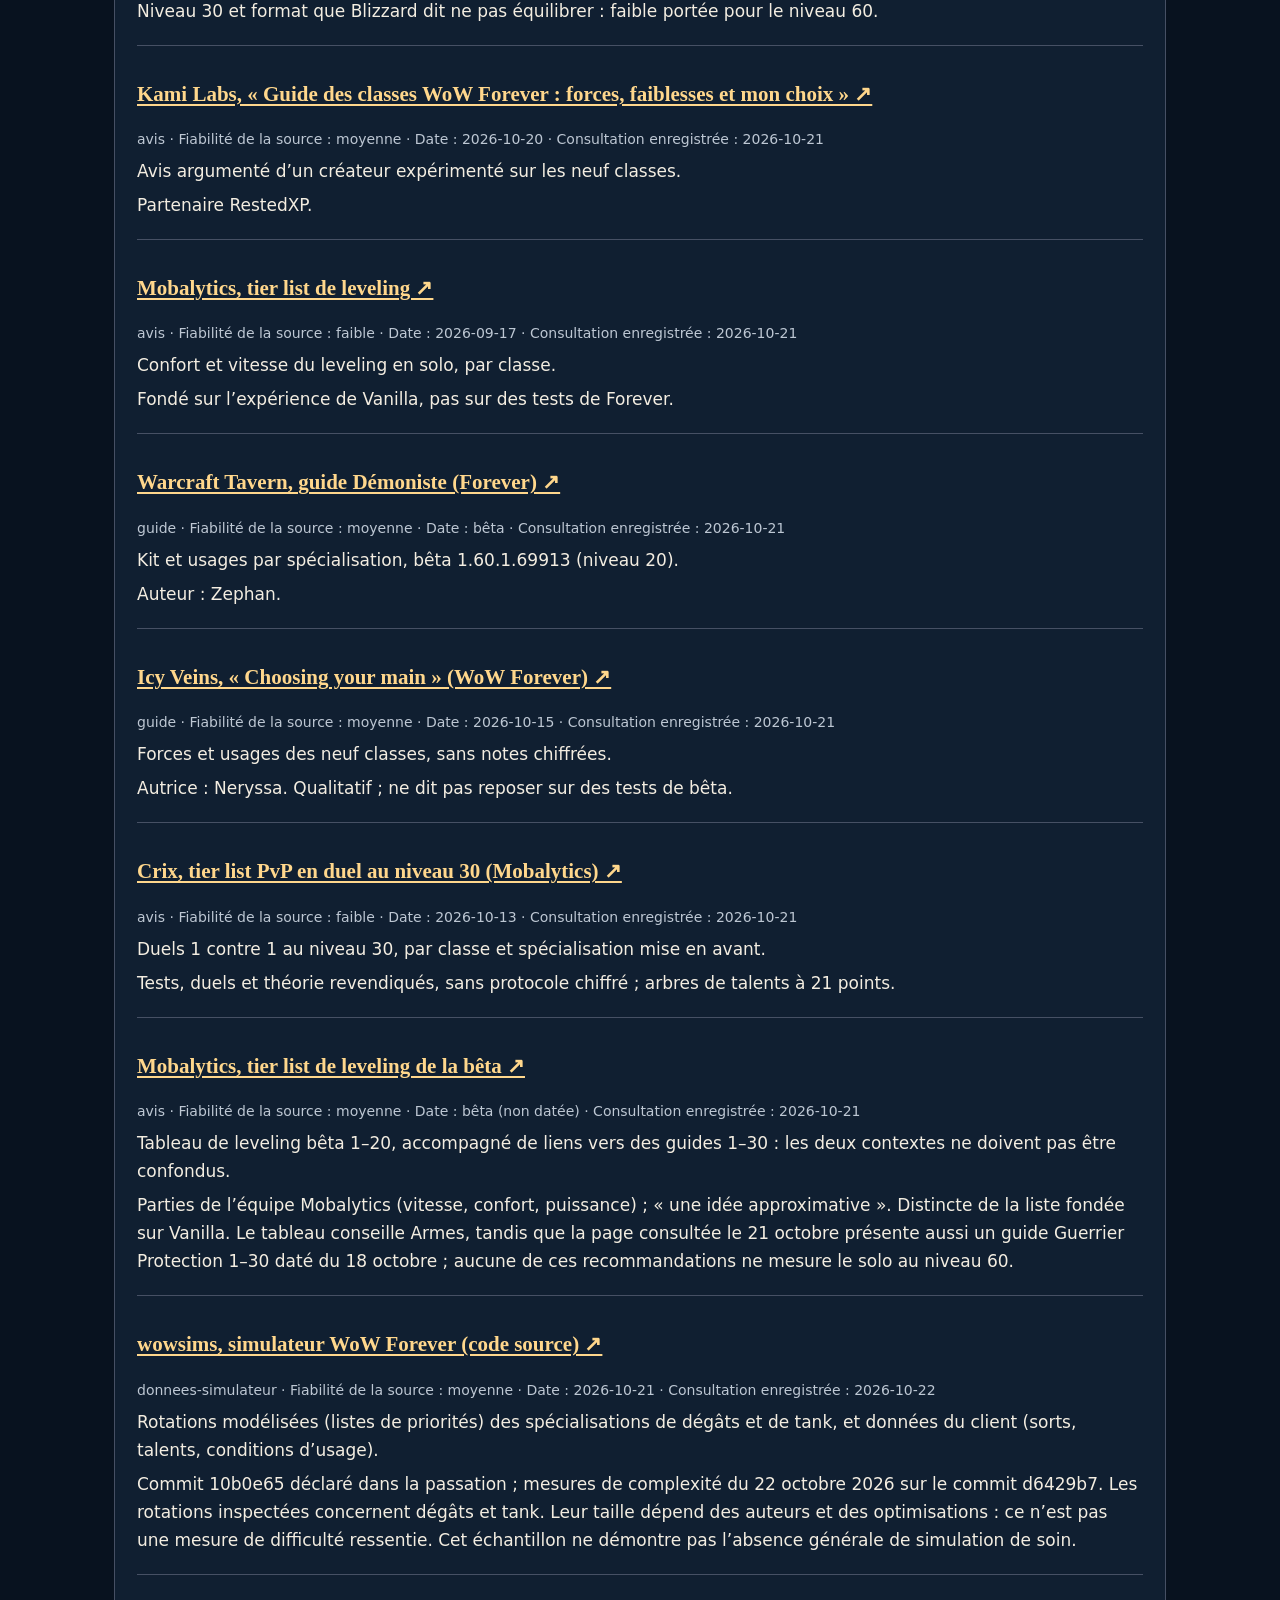
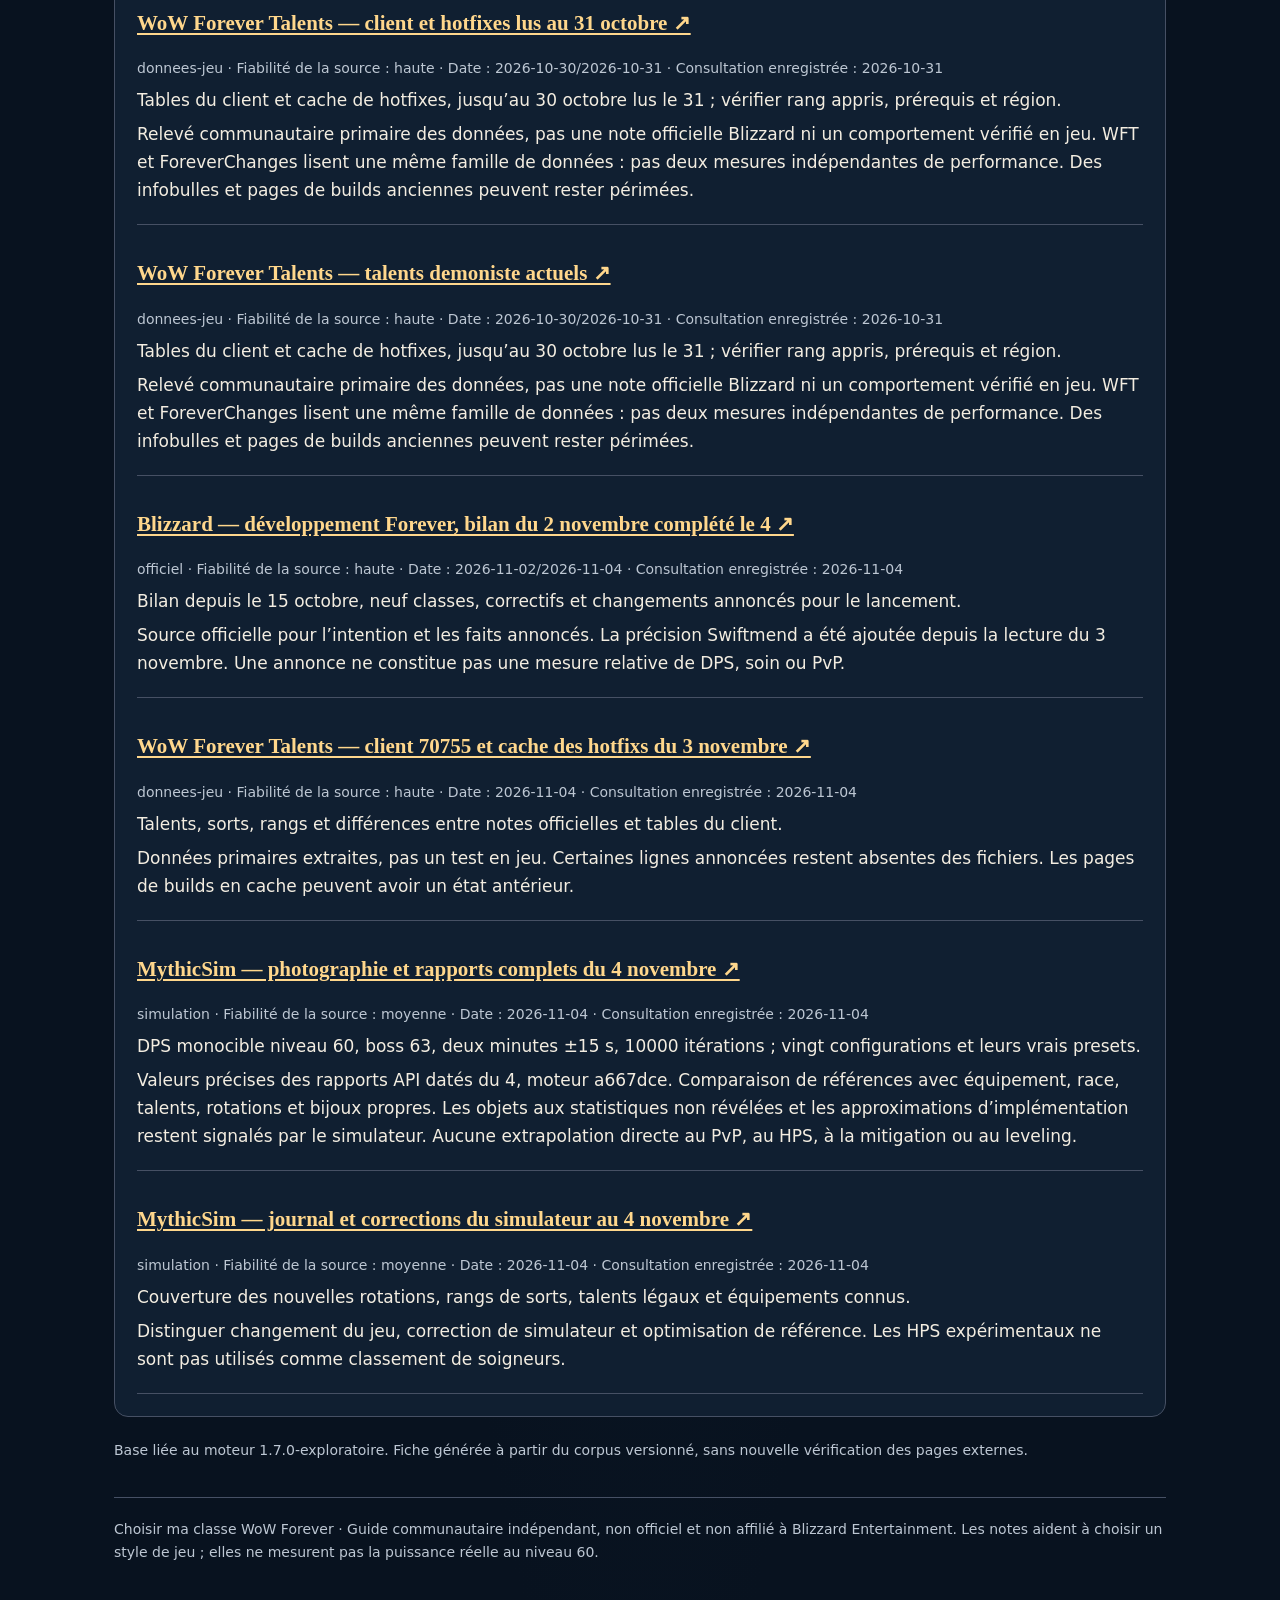
<file: fiches-sources/demoniste.html>
<!doctype html>
<html lang="fr"><head><meta charset="utf-8"><meta name="viewport" content="width=device-width,initial-scale=1"><title>Démoniste · Notes et sources · Choisir ma classe WoW Forever</title><style>:root{color-scheme:dark;--bg:#08121f;--panel:#101f31;--line:#465064;--text:#f3ede1;--muted:#bdc7d3;--gold:#ffd78c}
*{box-sizing:border-box}html{scroll-padding-top:20px}body{margin:0;background:radial-gradient(ellipse at top,#18334c,var(--bg) 650px);color:var(--text);font:17px/1.65 system-ui,sans-serif}main{max-width:1100px;margin:auto;padding:28px 24px 60px}a{color:var(--gold);text-underline-offset:3px;overflow-wrap:anywhere}a:hover{text-decoration-thickness:2px}a:focus-visible,summary:focus-visible{outline:3px solid var(--gold);outline-offset:5px}h1,h2,h3{line-height:1.25;font-family:Georgia,serif}h1{font-size:clamp(32px,6vw,54px);margin:16px 0}h2{font-size:28px}h3{font-size:21px}p{margin:.7em 0}.eyebrow,.meta{color:var(--muted);font-size:14px}.intro{font-size:20px;max-width:820px}.nav{display:flex;gap:10px;flex-wrap:wrap;margin:22px 0}.nav a{padding:8px 13px;border:1px solid var(--line);border-radius:8px;text-decoration:none}.panel,section.config{background:var(--panel);border:1px solid var(--line);border-radius:14px;padding:22px;margin:22px 0}.notice{border-left:3px solid var(--gold);padding:8px 16px;color:var(--muted)}details{margin:18px 0}summary{cursor:pointer;color:var(--gold);font-weight:600;padding:10px 0}.grid{display:grid;grid-template-columns:repeat(2,minmax(0,1fr));gap:14px}.note{padding:16px;border:1px solid var(--line);border-radius:9px;min-width:0}.note h3{display:flex;gap:12px;justify-content:space-between;margin:0}.value{color:var(--gold);white-space:nowrap}.confidence{display:inline-block;color:var(--muted);font-size:14px}.fact,.source{padding:14px 0;border-bottom:1px solid var(--line);scroll-margin-top:20px}.fact p,.source p{margin:6px 0}.flag{color:#ffe4b8}.skip{position:absolute;left:-9999px}.skip:focus{position:static}footer{border-top:1px solid var(--line);margin-top:35px;padding-top:20px;color:var(--muted);font-size:14px}table{width:100%;border-collapse:collapse;margin:10px 0;font-size:15px}th,td{text-align:left;vertical-align:top;padding:7px 8px;border-bottom:1px solid var(--line)}thead th{color:var(--muted);font-weight:600;font-size:14px}td.pts{color:var(--gold);white-space:nowrap;text-align:center;width:3.5em}.table{overflow-x:auto}@media(max-width:600px){table.cx thead,table.levels thead{display:none}table.cx tr{display:grid;grid-template-columns:1fr auto;gap:2px 12px;padding:8px 0;border-bottom:1px solid var(--line)}table.cx th,table.cx td,table.levels th,table.levels td{border:0;padding:0}table.cx td:last-child{grid-column:1/-1}table.levels tr{display:block;padding:8px 0;border-bottom:1px solid var(--line)}table.levels th,table.levels td{display:block;margin:3px 0}table.levels td::before{content:attr(data-label) ' : ';color:var(--muted)}}:target{outline:2px solid var(--gold);outline-offset:5px}@media(max-width:600px){main{padding:20px 15px 40px}.grid{grid-template-columns:1fr}.panel,section.config{padding:16px}.note{padding:13px}body{font-size:16px}}</style></head><body><a class="skip" href="#contenu">Aller au contenu</a><main id="contenu"><nav aria-label="Retour"><a href="../index.html#h-reco">← Choisir ma classe</a> · <a href="index.html">Toutes les fiches</a></nav><header><p class="eyebrow">LES REPÈRES · CHOISIR MA CLASSE WOW FOREVER · 2026-11-04</p><h1>Démoniste : pourquoi ces notes ?</h1><p class="intro">Choisis une spécialisation pour comprendre ses atouts, ses limites et les sources utilisées.</p></header><p class="notice">Ces notes aident à choisir ton style de jeu. Elles ne mesurent pas la puissance en jeu.</p><details><summary>Comment lire les notes et leur confiance</summary><p>Une capacité officielle ne prouve pas un 4/5 ou un 5/5. La confiance concerne la solidité de l’argument, pas la précision du chiffre.</p><p>État du corpus : 2026-11-04. Les changements de patch peuvent modifier ces repères. Plusieurs sites qui reprennent une même source ne constituent pas plusieurs confirmations.</p></details><nav class="nav" aria-label="Spécialisations"><a href="#demoniste-affliction">Affliction</a><a href="#demoniste-demonologie">Démonologie</a><a href="#demoniste-destruction">Destruction</a><a href="#faits">Faits et limites</a><a href="#sources">Sources</a></nav><section class="config" id="demoniste-affliction"><h2>Affliction</h2><p class="meta">Dégâts · Distance · Familier facultatif</p><p>Tu aimes entretenir des dégâts dans le temps et gérer tes ressources.</p><p><b>À prévoir :</b> Il faut suivre tes effets et tes ressources. Les dégâts ont besoin de temps ; le choix du démon dépend aussi de la situation.</p><details><summary>Comprendre ses 12 notes</summary><p class="meta">De 1 à 5 : plus la note est haute, plus ce point est marqué. Pour la difficulté, 5 signifie plus exigeant. Les notes ci-dessous précèdent les réglages de maîtrise et de certitude du questionnaire.</p><div class="grid"><article class="note" data-note="demoniste-affliction/raid"><h3>DPS monocible (raid) <span class="value">3/5</span></h3><span class="confidence">Confiance dans l’argument : faible</span><p>Repère avec démon conservé à 3/5, confiance faible : le snapshot actuel 35/11/5 mesure le sacrifice du Diablotin et aucun démon actif. Il ne mesure pas le DPS d’Affliction qui conserve son compagnon et ses contrôles. La variante sans familier porte le nouveau résultat mesuré.</p><p class="meta">Appuis : <a href="#fait-d-sim">Snapshot MythicSim du 4 novembre 2026, moteur a667dce, 10 000 ité…</a> · <a href="#fait-d-affli">Affliction : effets sur la durée et drains, dont Wrack renforcé à…</a> · <a href="#fait-d-demons">Démons conditionnés au compagnon invoqué : Diablotin, Marcheur du…</a></p></article><article class="note" data-note="demoniste-affliction/bg"><h3>Champs de bataille <span class="value">5/5</span></h3><span class="confidence">Confiance dans l’argument : faible</span><p>« Intuable » en champ de bataille selon Kami : drains, peurs et malédictions ; fragile face aux Druides farouches et aux Voleurs.</p><p class="meta">Appuis : <a href="#fait-d-bg-kami">« Intuable » en champ de bataille selon Kami ; fragile face aux D…</a> · <a href="#fait-d-controle">« Fear » et « Death Coil » appartiennent au personnage. « Seducti…</a> · <a href="#fait-d-defense">Drains de vie (« Improved Drains », « Soul Siphon »), « Demon Arm…</a> · <a href="#fait-d-lancement-4-nov">Revue du 4 novembre : hausse de Wrack et Shadow and Flame, correc…</a></p></article><article class="note" data-note="demoniste-affliction/world"><h3>PvP sauvage <span class="value">5/5</span></h3><span class="confidence">Confiance dans l’argument : faible</span><p>Rang S en duel niveau 30 (Crix), vainqueur et finaliste Démonistes au tournoi ; drains et contrôles pour tenir un duel.</p><p class="meta">Appuis : <a href="#fait-d-tournoi">Duel niveau 30 : vainqueur et finaliste Démonistes ; les quatre f…</a> · <a href="#fait-d-controle">« Fear » et « Death Coil » appartiennent au personnage. « Seducti…</a> · <a href="#fait-d-defense">Drains de vie (« Improved Drains », « Soul Siphon »), « Demon Arm…</a> · <a href="#fait-d-bg-kami">« Intuable » en champ de bataille selon Kami ; fragile face aux D…</a> · <a href="#fait-d-pvp-duel">Duel niveau 30 : rang S, Démonologie parmi les configurations les…</a> · <a href="#fait-d-lancement-4-nov">Revue du 4 novembre : hausse de Wrack et Shadow and Flame, correc…</a></p></article><article class="note" data-note="demoniste-affliction/solo"><h3>Solo <span class="value">4/5</span></h3><span class="confidence">Confiance dans l’argument : moyenne</span><p>Spécialisation conseillée pour le leveling dans une classe classée S (Mobalytics, bêta), « excellent personnage solo » (Icy Veins).</p><p class="meta">Appuis : <a href="#fait-d-solo">Réussit seul des contenus que la plupart des classes ne peuvent p…</a> · <a href="#fait-d-defense">Drains de vie (« Improved Drains », « Soul Siphon »), « Demon Arm…</a></p><p class="flag">À surveiller : Spécialisation conseillée pour le leveling, mais notée 4 sous Démonologie (5).</p></article><article class="note" data-note="demoniste-affliction/burst"><h3>Burst <span class="value">3/5</span></h3><span class="confidence">Confiance dans l’argument : moyenne</span><p>Dégâts sur la durée et drains (« Wrack », « Pandemic », « Malevolence », « Nightfall ») plutôt qu’explosifs. Improved Drains ne renforce plus Wrack depuis le hotfix du 30 octobre.</p><p class="meta">Appuis : <a href="#fait-d-affli">Affliction : effets sur la durée et drains, dont Wrack renforcé à…</a> · <a href="#fait-d-drains-30-oct">Après le hotfix du 30 octobre, « Improved Drains » renforce Drain…</a></p></article><article class="note" data-note="demoniste-affliction/zone"><h3>Dégâts de zone <span class="value">4/5</span></h3><span class="confidence">Confiance dans l’argument : moyenne</span><p>« Rain of Fire », « Hellfire » et dégâts sur la durée sur plusieurs cibles.</p><p class="meta">Appuis : <a href="#fait-d-zone">« Rain of Fire », « Hellfire » ; dégâts sur la durée sur plusieur…</a></p></article><article class="note" data-note="demoniste-affliction/ctrl"><h3>Contrôle <span class="value">5/5</span></h3><span class="confidence">Confiance dans l’argument : faible</span><p>Avec un démon invoqué : Fear, Death Coil, Curse of Tongues, Curse of Exhaustion (talent) et Seduction ou Spell Lock selon le démon, jamais les deux. La variante sans familier est notée à part.</p><p class="meta">Appuis : <a href="#fait-d-controle">« Fear » et « Death Coil » appartiennent au personnage. « Seducti…</a> · <a href="#fait-d-ralentissements">« Curse of Exhaustion » (Affliction, 16 points, −30 %), « Curse o…</a></p></article><article class="note" data-note="demoniste-affliction/surv"><h3>Survie <span class="value">4/5</span></h3><span class="confidence">Confiance dans l’argument : moyenne</span><p>Drains de vie (« Improved Drains », « Soul Siphon ») et « Demon Armor ».</p><p class="meta">Appuis : <a href="#fait-d-defense">Drains de vie (« Improved Drains », « Soul Siphon »), « Demon Arm…</a></p></article><article class="note" data-note="demoniste-affliction/mob"><h3>Mobilité <span class="value">2/5</span></h3><span class="confidence">Confiance dans l’argument : haute</span><p>Aucun sort de mobilité : ni téléportation courte ni course.</p><p class="meta">Appuis : <a href="#fait-d-mobilite">Aucun sort de mobilité : ni téléportation courte ni course.</a></p></article><article class="note" data-note="demoniste-affliction/support"><h3>Soutien <span class="value">3/5</span></h3><span class="confidence">Confiance dans l’argument : moyenne</span><p>« Healthstone », « Soulstone » (résurrection en combat), « Ritual of Summoning » et malédictions.</p><p class="meta">Appuis : <a href="#fait-d-soutien">« Healthstone », « Soulstone » (résurrection en combat), « Ritual…</a></p></article><article class="note" data-note="demoniste-affliction/charge_pve"><h3>Difficulté PvE <span class="value">3/5</span></h3><span class="confidence">Confiance dans l’argument : moyenne</span><p>6 points sur 10 sur la grille de complexité revue le 4 novembre : les effets à entretenir pèsent beaucoup ; la rotation, la gestion de la ressource, le placement et le pilotage pèsent un peu.</p><p class="meta">Appuis : <a href="#fait-d-rotation">APL réelles MythicSim du 4 novembre : Affliction 35/11/5, 20 lign…</a> · <a href="#fait-d-affli">Affliction : effets sur la durée et drains, dont Wrack renforcé à…</a> · <a href="#fait-d-ressource">Montée en puissance lente, « Life Tap », éclats d’âme ; il gère s…</a> · <a href="#fait-d-demons">Démons conditionnés au compagnon invoqué : Diablotin, Marcheur du…</a> · <a href="#fait-d-sorts-client">Sorts et talents présents dans les données du client lues par wow…</a></p></article><article class="note" data-note="demoniste-affliction/charge_pvp"><h3>Difficulté PvP <span class="value">4/5</span></h3><span class="confidence">Confiance dans l’argument : faible</span><p>8 points sur 10 sur la grille de complexité revue le 4 novembre : les contrôles, le placement et le pilotage pèsent beaucoup ; la défense et l’ouverture pèsent un peu.</p><p class="meta">Appuis : <a href="#fait-d-controle">« Fear » et « Death Coil » appartiennent au personnage. « Seducti…</a> · <a href="#fait-d-ralentissements">« Curse of Exhaustion » (Affliction, 16 points, −30 %), « Curse o…</a> · <a href="#fait-d-mobilite">Aucun sort de mobilité : ni téléportation courte ni course.</a> · <a href="#fait-d-defense">Drains de vie (« Improved Drains », « Soul Siphon »), « Demon Arm…</a> · <a href="#fait-d-pvp-duel">Duel niveau 30 : rang S, Démonologie parmi les configurations les…</a> · <a href="#fait-d-demons">Démons conditionnés au compagnon invoqué : Diablotin, Marcheur du…</a> · <a href="#fait-d-sorts-client">Sorts et talents présents dans les données du client lues par wow…</a> · <a href="#fait-d-drains-30-oct">Après le hotfix du 30 octobre, « Improved Drains » renforce Drain…</a> · <a href="#fait-d-lancement-4-nov">Revue du 4 novembre : hausse de Wrack et Shadow and Flame, correc…</a></p></article></div></details><p class="notice" data-pve-profile="demoniste-affliction">En donjons et raids, son profil de dégâts tient compte du monocible et des dégâts de zone.</p><section class="complexity" id="demoniste-affliction-complexite"><h3>Sa complexité, composante par composante</h3><p class="meta">Chaque composante vaut 0, 1 ou 2 points ; le total sur 10 donne la note de difficulté. <a href="complexite.html#grille">La grille et la méthode</a></p><div class="grid"><article class="note" data-complexite="demoniste-affliction/pve"><h3>Difficulté PvE <span class="value">3/5</span></h3><span class="confidence">6 points sur 10 · Confiance dans l’argument : moyenne</span><div class="table"><table class="cx"><thead><tr><th scope="col">Composante</th><th scope="col">Points</th><th scope="col">Pourquoi</th></tr></thead><tbody><tr><th scope="row">Rotation</th><td class="pts">1</td><td>Corruption, Agonie ou Doom, Siphon Life et malédiction selon la durée de vie, Wrack canalisé, Shadow Bolt sous Nightfall et Connexion. La référence sans démon sacrifie le Diablotin et ne maintient pas Immolate en monocible.</td></tr><tr><th scope="row">Entretien</th><td class="pts">2</td><td>Corruption, Siphon Life, Agonie ou Doom et malédiction ; Soul Siphon dépend des effets encore actifs pendant les tics de canalisation.</td></tr><tr><th scope="row">Ressource</th><td class="pts">1</td><td>« Life Tap » sans se mettre en danger, éclats d’âme.</td></tr><tr><th scope="row">Placement</th><td class="pts">1</td><td>Les drains canalisés obligent à s’arrêter.</td></tr><tr><th scope="row">Pilotage</th><td class="pts">1</td><td>Démon à envoyer, soigner (« Health Funnel ») et tenir en donjon.</td></tr></tbody></table></div><p class="meta">Appuis : <a href="#fait-d-rotation">APL réelles MythicSim du 4 novembre : Affliction 35/11/5, 20 lign…</a> · <a href="#fait-d-affli">Affliction : effets sur la durée et drains, dont Wrack renforcé à…</a> · <a href="#fait-d-ressource">Montée en puissance lente, « Life Tap », éclats d’âme ; il gère s…</a> · <a href="#fait-d-demons">Démons conditionnés au compagnon invoqué : Diablotin, Marcheur du…</a> · <a href="#fait-d-sorts-client">Sorts et talents présents dans les données du client lues par wow…</a></p></article><article class="note" data-complexite="demoniste-affliction/pvp"><h3>Difficulté PvP <span class="value">4/5</span></h3><span class="confidence">8 points sur 10 · Confiance dans l’argument : faible</span><div class="table"><table class="cx"><thead><tr><th scope="col">Composante</th><th scope="col">Points</th><th scope="col">Pourquoi</th></tr></thead><tbody><tr><th scope="row">Contrôles</th><td class="pts">2</td><td>« Fear », « Death Coil », « Curse of Exhaustion », contrôles du démon (« Seduction » ou « Spell Lock »).</td></tr><tr><th scope="row">Défense</th><td class="pts">1</td><td>Drains de vie (« Improved Drains », « Soul Siphon »).</td></tr><tr><th scope="row">Placement</th><td class="pts">2</td><td>Aucun sort de mobilité.</td></tr><tr><th scope="row">Ouverture</th><td class="pts">1</td><td>Montée en pression des effets sur la durée.</td></tr><tr><th scope="row">Pilotage</th><td class="pts">2</td><td>Démon et ses contrôles, dissipation du Felhunter, Drain Mana ; Improved Drains peut désormais renforcer ce drain, mais ne renforce plus Wrack.</td></tr></tbody></table></div><p class="meta">Appuis : <a href="#fait-d-controle">« Fear » et « Death Coil » appartiennent au personnage. « Seducti…</a> · <a href="#fait-d-ralentissements">« Curse of Exhaustion » (Affliction, 16 points, −30 %), « Curse o…</a> · <a href="#fait-d-mobilite">Aucun sort de mobilité : ni téléportation courte ni course.</a> · <a href="#fait-d-defense">Drains de vie (« Improved Drains », « Soul Siphon »), « Demon Arm…</a> · <a href="#fait-d-pvp-duel">Duel niveau 30 : rang S, Démonologie parmi les configurations les…</a> · <a href="#fait-d-demons">Démons conditionnés au compagnon invoqué : Diablotin, Marcheur du…</a> · <a href="#fait-d-sorts-client">Sorts et talents présents dans les données du client lues par wow…</a> · <a href="#fait-d-drains-30-oct">Après le hotfix du 30 octobre, « Improved Drains » renforce Drain…</a> · <a href="#fait-d-lancement-4-nov">Revue du 4 novembre : hausse de Wrack et Shadow and Flame, correc…</a></p></article></div></section><section id="demoniste-affliction-sans-familier"><h3>Si tu joues sans familier</h3><p>Sans démon : ni Séduction ni Verrou magique, et plus personne pour encaisser à sa place.</p><p class="meta">Appuis : <a href="#fait-d-controle">« Fear » et « Death Coil » appartiennent au personnage. « Seducti…</a> · <a href="#fait-d-role">Pouvoirs d’Ombre, de Feu et démoniaques ; physiquement faible, il…</a></p><div class="grid"><article class="note" data-note="demoniste-affliction/ctrl"><h3>Contrôle <span class="value">4/5</span></h3><span class="confidence">Confiance dans l’argument : moyenne</span><p>Sans démon : Fear, Death Coil, Curse of Tongues et Curse of Exhaustion (talent) ; ni Seduction ni Spell Lock.</p><p class="meta">Appuis : <a href="#fait-d-controle">« Fear » et « Death Coil » appartiennent au personnage. « Seducti…</a> · <a href="#fait-d-ralentissements">« Curse of Exhaustion » (Affliction, 16 points, −30 %), « Curse o…</a></p></article><article class="note" data-note="demoniste-affliction/world"><h3>PvP sauvage <span class="value">4/5</span></h3><span class="confidence">Confiance dans l’argument : faible</span><p>En duel, il perd Seduction, Spell Lock et le démon qui encaisse ; drains, peurs et malédictions restent. Ampleur de la baisse estimée, non mesurée.</p><p class="meta">Appuis : <a href="#fait-d-controle">« Fear » et « Death Coil » appartiennent au personnage. « Seducti…</a> · <a href="#fait-d-defense">Drains de vie (« Improved Drains », « Soul Siphon »), « Demon Arm…</a> · <a href="#fait-d-role">Pouvoirs d’Ombre, de Feu et démoniaques ; physiquement faible, il…</a></p></article><article class="note" data-note="demoniste-affliction/solo"><h3>Solo <span class="value">3/5</span></h3><span class="confidence">Confiance dans l’argument : moyenne</span><p>Physiquement faible, le Démoniste compte sur ses démons pour se protéger : sans eux, plus personne n’encaisse à sa place en solo.</p><p class="meta">Appuis : <a href="#fait-d-role">Pouvoirs d’Ombre, de Feu et démoniaques ; physiquement faible, il…</a> · <a href="#fait-d-solo">Réussit seul des contenus que la plupart des classes ne peuvent p…</a></p></article><article class="note" data-note="demoniste-affliction/raid"><h3>DPS monocible (raid) <span class="value">4/5</span></h3><span class="confidence">Confiance dans l’argument : moyenne</span><p>Snapshot MythicSim du 4 novembre : build Wrack 35/11/5 avec Diablotin sacrifié, aucun démon actif, 933.577 DPS, soit 72.462 % de la référence Survie. Note 4/5 selon les nombres non arrondis du barème, pour ce preset monocible.</p><p class="meta">Appuis : <a href="#fait-d-sim">Snapshot MythicSim du 4 novembre 2026, moteur a667dce, 10 000 ité…</a> · <a href="#fait-d-affli">Affliction : effets sur la durée et drains, dont Wrack renforcé à…</a></p></article></div><p class="meta">Les autres notes sont celles de la configuration ci-dessus.</p></section></section><section class="config" id="demoniste-demonologie"><h2>Démonologie</h2><p class="meta">Dégâts · Distance · Familier central</p><p>Tu veux construire ton jeu autour de ton démon et de la robustesse.</p><p><b>À prévoir :</b> Le démon est un élément essentiel à gérer et à garder en vie. Les effets qui soignent le familier ne soignent pas automatiquement ton personnage.</p><details><summary>Comprendre ses 12 notes</summary><p class="meta">De 1 à 5 : plus la note est haute, plus ce point est marqué. Pour la difficulté, 5 signifie plus exigeant. Les notes ci-dessous précèdent les réglages de maîtrise et de certitude du questionnaire.</p><div class="grid"><article class="note" data-note="demoniste-demonologie/raid"><h3>DPS monocible (raid) <span class="value">4/5</span></h3><span class="confidence">Confiance dans l’argument : moyenne</span><p>Snapshot MythicSim du 4 novembre 2026, niveau 60, cible unique sur deux minutes : 980.107 DPS, soit 76.073 % de la référence Survie à 1288.369 DPS. Note 4/5 calculée sur les valeurs non arrondies du barème existant. Le preset utilise Demonic Pact et un démon actif. Le résultat dépend du build, de la rotation et de l’équipement simulés.</p><p class="meta">Appuis : <a href="#fait-d-sim">Snapshot MythicSim du 4 novembre 2026, moteur a667dce, 10 000 ité…</a></p></article><article class="note" data-note="demoniste-demonologie/bg"><h3>Champs de bataille <span class="value">5/5</span></h3><span class="confidence">Confiance dans l’argument : faible</span><p>Soul Link et les talents défensifs soutiennent la tenue en combats de groupe, tant que le démon reste actif. La note de kit est conservée avec faible confiance comparative après la réduction annoncée de ses PV transférés ; l’avis de bêta « intuable » ne valide pas le niveau 60.</p><p class="meta">Appuis : <a href="#fait-d-defense">Drains de vie (« Improved Drains », « Soul Siphon »), « Demon Arm…</a> · <a href="#fait-d-demons">Démons conditionnés au compagnon invoqué : Diablotin, Marcheur du…</a> · <a href="#fait-d-lancement-4-nov">Revue du 4 novembre : hausse de Wrack et Shadow and Flame, correc…</a></p></article><article class="note" data-note="demoniste-demonologie/world"><h3>PvP sauvage <span class="value">4/5</span></h3><span class="confidence">Confiance dans l’argument : faible</span><p>Démon central et défenses solides : Crix la cite parmi les configurations les plus fortes en duel au niveau 30 (rang S).</p><p class="meta">Appuis : <a href="#fait-d-demono">Démonologie : démon central (« Demonic Knowledge », « Demonic Bra…</a> · <a href="#fait-d-defense">Drains de vie (« Improved Drains », « Soul Siphon »), « Demon Arm…</a> · <a href="#fait-d-tournoi">Duel niveau 30 : vainqueur et finaliste Démonistes ; les quatre f…</a> · <a href="#fait-d-pvp-duel">Duel niveau 30 : rang S, Démonologie parmi les configurations les…</a> · <a href="#fait-d-lancement-4-nov">Revue du 4 novembre : hausse de Wrack et Shadow and Flame, correc…</a></p><p class="flag">À surveiller : Notée 4 sous Affliction et Destruction (5), alors que Crix la cite parmi les configurations les plus fortes en duel au niveau 30.</p></article><article class="note" data-note="demoniste-demonologie/solo"><h3>Solo <span class="value">5/5</span></h3><span class="confidence">Confiance dans l’argument : faible</span><p>Démon central pour encaisser, drains et contrôle offrent une forte autonomie. La baisse annoncée du transfert d’Endurance demande de protéger et soigner le familier. Note conservée faute de comparaison de solo postérieure au patch.</p><p class="meta">Appuis : <a href="#fait-d-demons">Démons conditionnés au compagnon invoqué : Diablotin, Marcheur du…</a> · <a href="#fait-d-defense">Drains de vie (« Improved Drains », « Soul Siphon »), « Demon Arm…</a> · <a href="#fait-d-solo">Réussit seul des contenus que la plupart des classes ne peuvent p…</a> · <a href="#fait-d-lancement-4-nov">Revue du 4 novembre : hausse de Wrack et Shadow and Flame, correc…</a></p></article><article class="note" data-note="demoniste-demonologie/burst"><h3>Burst <span class="value">4/5</span></h3><span class="confidence">Confiance dans l’argument : moyenne</span><p>« Soul Fire » (recharge réduite jusqu’à 90 %) et « Decimation ».</p><p class="meta">Appuis : <a href="#fait-d-demono-burst">Démonologie : « Soul Fire » (recharge réduite jusqu’à 90 %) et « …</a></p></article><article class="note" data-note="demoniste-demonologie/zone"><h3>Dégâts de zone <span class="value">4/5</span></h3><span class="confidence">Confiance dans l’argument : moyenne</span><p>« Rain of Fire », « Hellfire » et dégâts sur la durée sur plusieurs cibles.</p><p class="meta">Appuis : <a href="#fait-d-zone">« Rain of Fire », « Hellfire » ; dégâts sur la durée sur plusieur…</a></p></article><article class="note" data-note="demoniste-demonologie/ctrl"><h3>Contrôle <span class="value">4/5</span></h3><span class="confidence">Confiance dans l’argument : moyenne</span><p>Fear et Death Coil ; Seduction ou Spell Lock selon le démon invoqué. La recharge de Spell Lock est réduite uniquement avec le talent Improved Felhunter. Les deux familiers ne fournissent pas leurs contrôles simultanément.</p><p class="meta">Appuis : <a href="#fait-d-controle">« Fear » et « Death Coil » appartiennent au personnage. « Seducti…</a> · <a href="#fait-d-demons">Démons conditionnés au compagnon invoqué : Diablotin, Marcheur du…</a></p></article><article class="note" data-note="demoniste-demonologie/surv"><h3>Survie <span class="value">5/5</span></h3><span class="confidence">Confiance dans l’argument : faible</span><p>Soul Link redirige 30 % des dégâts vers le démon actif, avec Demonic Aegis, Fel Vitality, drains et armure. La baisse annoncée du transfert d’Endurance fragilise une composante du familier, qui doit être protégé ; l’ampleur de la perte de survie totale n’est pas mesurée.</p><p class="meta">Appuis : <a href="#fait-d-defense">Drains de vie (« Improved Drains », « Soul Siphon »), « Demon Arm…</a> · <a href="#fait-d-demons">Démons conditionnés au compagnon invoqué : Diablotin, Marcheur du…</a> · <a href="#fait-d-lancement-4-nov">Revue du 4 novembre : hausse de Wrack et Shadow and Flame, correc…</a></p></article><article class="note" data-note="demoniste-demonologie/mob"><h3>Mobilité <span class="value">2/5</span></h3><span class="confidence">Confiance dans l’argument : haute</span><p>Aucun sort de mobilité : ni téléportation courte ni course.</p><p class="meta">Appuis : <a href="#fait-d-mobilite">Aucun sort de mobilité : ni téléportation courte ni course.</a></p></article><article class="note" data-note="demoniste-demonologie/support"><h3>Soutien <span class="value">3/5</span></h3><span class="confidence">Confiance dans l’argument : moyenne</span><p>« Healthstone », « Soulstone » (résurrection en combat), « Ritual of Summoning » et malédictions.</p><p class="meta">Appuis : <a href="#fait-d-soutien">« Healthstone », « Soulstone » (résurrection en combat), « Ritual…</a></p></article><article class="note" data-note="demoniste-demonologie/charge_pve"><h3>Difficulté PvE <span class="value">4/5</span></h3><span class="confidence">Confiance dans l’argument : moyenne</span><p>7 points sur 10 sur la grille de complexité revue le 4 novembre : les effets à entretenir et le pilotage pèsent beaucoup ; la rotation, la gestion de la ressource et le placement pèsent un peu.</p><p class="meta">Appuis : <a href="#fait-d-rotation">APL réelles MythicSim du 4 novembre : Affliction 35/11/5, 20 lign…</a> · <a href="#fait-d-guides">Les guides niveau 30 sont historiques. La référence Démonologie c…</a> · <a href="#fait-d-demono">Démonologie : démon central (« Demonic Knowledge », « Demonic Bra…</a> · <a href="#fait-d-demons">Démons conditionnés au compagnon invoqué : Diablotin, Marcheur du…</a> · <a href="#fait-d-ressource">Montée en puissance lente, « Life Tap », éclats d’âme ; il gère s…</a></p></article><article class="note" data-note="demoniste-demonologie/charge_pvp"><h3>Difficulté PvP <span class="value">4/5</span></h3><span class="confidence">Confiance dans l’argument : faible</span><p>8 points sur 10 sur la grille de complexité revue le 4 novembre : les contrôles, le placement et le pilotage pèsent beaucoup ; la défense et l’ouverture pèsent un peu.</p><p class="meta">Appuis : <a href="#fait-d-controle">« Fear » et « Death Coil » appartiennent au personnage. « Seducti…</a> · <a href="#fait-d-defense">Drains de vie (« Improved Drains », « Soul Siphon »), « Demon Arm…</a> · <a href="#fait-d-mobilite">Aucun sort de mobilité : ni téléportation courte ni course.</a> · <a href="#fait-d-pvp-duel">Duel niveau 30 : rang S, Démonologie parmi les configurations les…</a> · <a href="#fait-d-demono">Démonologie : démon central (« Demonic Knowledge », « Demonic Bra…</a> · <a href="#fait-d-demons">Démons conditionnés au compagnon invoqué : Diablotin, Marcheur du…</a> · <a href="#fait-d-sorts-client">Sorts et talents présents dans les données du client lues par wow…</a> · <a href="#fait-d-lancement-4-nov">Revue du 4 novembre : hausse de Wrack et Shadow and Flame, correc…</a></p></article></div></details><p class="notice" data-pve-profile="demoniste-demonologie">En donjons et raids, son profil de dégâts tient compte du monocible et des dégâts de zone.</p><section class="complexity" id="demoniste-demonologie-complexite"><h3>Sa complexité, composante par composante</h3><p class="meta">Chaque composante vaut 0, 1 ou 2 points ; le total sur 10 donne la note de difficulté. <a href="complexite.html#grille">La grille et la méthode</a></p><div class="grid"><article class="note" data-complexite="demoniste-demonologie/pve"><h3>Difficulté PvE <span class="value">4/5</span></h3><span class="confidence">7 points sur 10 · Confiance dans l’argument : moyenne</span><div class="table"><table class="cx"><thead><tr><th scope="col">Composante</th><th scope="col">Points</th><th scope="col">Pourquoi</th></tr></thead><tbody><tr><th scope="row">Rotation</th><td class="pts">1</td><td>Malédiction, Immolate, Corruption, Agonie ou Doom selon la durée de vie ; la référence actuelle utilise Douleur brûlante et Shadow Bolt avec Connexion. Soul Fire reste une option du kit, sans être systématique dans ce preset.</td></tr><tr><th scope="row">Entretien</th><td class="pts">2</td><td>Malédiction, Immolate, Corruption et Bane of Doom.</td></tr><tr><th scope="row">Ressource</th><td class="pts">1</td><td>« Life Tap », éclats d’âme.</td></tr><tr><th scope="row">Placement</th><td class="pts">1</td><td>Incantations (Soul Fire, Searing Pain).</td></tr><tr><th scope="row">Pilotage</th><td class="pts">2</td><td>Démon central : sacrifice avec « Demonic Pact », « Soul Link », démon à placer et à garder en vie.</td></tr></tbody></table></div><p class="meta">Appuis : <a href="#fait-d-rotation">APL réelles MythicSim du 4 novembre : Affliction 35/11/5, 20 lign…</a> · <a href="#fait-d-guides">Les guides niveau 30 sont historiques. La référence Démonologie c…</a> · <a href="#fait-d-demono">Démonologie : démon central (« Demonic Knowledge », « Demonic Bra…</a> · <a href="#fait-d-demons">Démons conditionnés au compagnon invoqué : Diablotin, Marcheur du…</a> · <a href="#fait-d-ressource">Montée en puissance lente, « Life Tap », éclats d’âme ; il gère s…</a></p></article><article class="note" data-complexite="demoniste-demonologie/pvp"><h3>Difficulté PvP <span class="value">4/5</span></h3><span class="confidence">8 points sur 10 · Confiance dans l’argument : faible</span><div class="table"><table class="cx"><thead><tr><th scope="col">Composante</th><th scope="col">Points</th><th scope="col">Pourquoi</th></tr></thead><tbody><tr><th scope="row">Contrôles</th><td class="pts">2</td><td>« Fear », « Death Coil », « Seduction » ou « Spell Lock ».</td></tr><tr><th scope="row">Défense</th><td class="pts">1</td><td>« Soul Link » et « Demonic Aegis » (surtout passifs), sacrifice du Voidwalker, « Health Funnel ».</td></tr><tr><th scope="row">Placement</th><td class="pts">2</td><td>Aucun sort de mobilité.</td></tr><tr><th scope="row">Ouverture</th><td class="pts">1</td><td>Burst Soul Fire.</td></tr><tr><th scope="row">Pilotage</th><td class="pts">2</td><td>Démon central et ses contrôles, « Drain Mana ».</td></tr></tbody></table></div><p class="meta">Appuis : <a href="#fait-d-controle">« Fear » et « Death Coil » appartiennent au personnage. « Seducti…</a> · <a href="#fait-d-defense">Drains de vie (« Improved Drains », « Soul Siphon »), « Demon Arm…</a> · <a href="#fait-d-mobilite">Aucun sort de mobilité : ni téléportation courte ni course.</a> · <a href="#fait-d-pvp-duel">Duel niveau 30 : rang S, Démonologie parmi les configurations les…</a> · <a href="#fait-d-demono">Démonologie : démon central (« Demonic Knowledge », « Demonic Bra…</a> · <a href="#fait-d-demons">Démons conditionnés au compagnon invoqué : Diablotin, Marcheur du…</a> · <a href="#fait-d-sorts-client">Sorts et talents présents dans les données du client lues par wow…</a> · <a href="#fait-d-lancement-4-nov">Revue du 4 novembre : hausse de Wrack et Shadow and Flame, correc…</a></p></article></div></section></section><section class="config" id="demoniste-destruction"><h2>Destruction</h2><p class="meta">Dégâts · Distance · Familier facultatif</p><p>Tu préfères les sorts offensifs et les pics de dégâts.</p><p><b>À prévoir :</b> Prévois tes incantations et ton placement. Cette configuration ne reprend pas toute la robustesse de Démonologie ; le démon reste un choix à gérer.</p><details><summary>Comprendre ses 12 notes</summary><p class="meta">De 1 à 5 : plus la note est haute, plus ce point est marqué. Pour la difficulté, 5 signifie plus exigeant. Les notes ci-dessous précèdent les réglages de maîtrise et de certitude du questionnaire.</p><div class="grid"><article class="note" data-note="demoniste-destruction/raid"><h3>DPS monocible (raid) <span class="value">4/5</span></h3><span class="confidence">Confiance dans l’argument : faible</span><p>Snapshot MythicSim du 4 novembre 2026, niveau 60, cible unique sur deux minutes : 928.764 DPS, soit 72.088 % de la référence Survie à 1288.369 DPS. Note 4/5 calculée sur les valeurs non arrondies du barème existant. Référence Shadow Bolt 20/0/31 ; le preset Incinerate est évalué séparément par le simulateur. Le résultat dépend du build, de la rotation et de l’équipement simulés.</p><p class="meta">Appuis : <a href="#fait-d-sim">Snapshot MythicSim du 4 novembre 2026, moteur a667dce, 10 000 ité…</a></p></article><article class="note" data-note="demoniste-destruction/bg"><h3>Champs de bataille <span class="value">5/5</span></h3><span class="confidence">Confiance dans l’argument : faible</span><p>Burst Feu et Ombre (« Shadowburn », « Conflagrate ») ; « Intuable » en champ de bataille selon Kami.</p><p class="meta">Appuis : <a href="#fait-d-destru">Destruction : Shadowburn, Conflagrate, Shadow Bolt ou Incinerate …</a> · <a href="#fait-d-bg-kami">« Intuable » en champ de bataille selon Kami ; fragile face aux D…</a> · <a href="#fait-d-controle">« Fear » et « Death Coil » appartiennent au personnage. « Seducti…</a> · <a href="#fait-d-lancement-4-nov">Revue du 4 novembre : hausse de Wrack et Shadow and Flame, correc…</a></p></article><article class="note" data-note="demoniste-destruction/world"><h3>PvP sauvage <span class="value">5/5</span></h3><span class="confidence">Confiance dans l’argument : faible</span><p>Burst et contrôles ; rang S de la classe en duel niveau 30 (Crix), vainqueur et finaliste Démonistes au tournoi.</p><p class="meta">Appuis : <a href="#fait-d-destru">Destruction : Shadowburn, Conflagrate, Shadow Bolt ou Incinerate …</a> · <a href="#fait-d-controle">« Fear » et « Death Coil » appartiennent au personnage. « Seducti…</a> · <a href="#fait-d-tournoi">Duel niveau 30 : vainqueur et finaliste Démonistes ; les quatre f…</a> · <a href="#fait-d-pvp-duel">Duel niveau 30 : rang S, Démonologie parmi les configurations les…</a> · <a href="#fait-d-lancement-4-nov">Revue du 4 novembre : hausse de Wrack et Shadow and Flame, correc…</a></p></article><article class="note" data-note="demoniste-destruction/solo"><h3>Solo <span class="value">4/5</span></h3><span class="confidence">Confiance dans l’argument : moyenne</span><p>« Excellent personnage solo » (Icy Veins) qui réussit seul certaines quêtes élites (Warcraft Tavern) ; classe S dans la liste de la bêta.</p><p class="meta">Appuis : <a href="#fait-d-solo">Réussit seul des contenus que la plupart des classes ne peuvent p…</a> · <a href="#fait-d-defense">Drains de vie (« Improved Drains », « Soul Siphon »), « Demon Arm…</a></p></article><article class="note" data-note="demoniste-destruction/burst"><h3>Burst <span class="value">5/5</span></h3><span class="confidence">Confiance dans l’argument : moyenne</span><p>« Shadowburn », « Conflagrate », « Incinerate » et « Shadow and Flame ».</p><p class="meta">Appuis : <a href="#fait-d-destru">Destruction : Shadowburn, Conflagrate, Shadow Bolt ou Incinerate …</a></p></article><article class="note" data-note="demoniste-destruction/zone"><h3>Dégâts de zone <span class="value">4/5</span></h3><span class="confidence">Confiance dans l’argument : moyenne</span><p>« Rain of Fire », « Hellfire » et dégâts sur la durée sur plusieurs cibles.</p><p class="meta">Appuis : <a href="#fait-d-zone">« Rain of Fire », « Hellfire » ; dégâts sur la durée sur plusieur…</a></p></article><article class="note" data-note="demoniste-destruction/ctrl"><h3>Contrôle <span class="value">4/5</span></h3><span class="confidence">Confiance dans l’argument : moyenne</span><p>Avec un démon invoqué : Fear, Death Coil, Seduction ou Spell Lock selon le démon, et le ralentissement de Conflagrate (talent Aftermath). La variante sans familier est notée à part.</p><p class="meta">Appuis : <a href="#fait-d-controle">« Fear » et « Death Coil » appartiennent au personnage. « Seducti…</a> · <a href="#fait-d-ralentissements">« Curse of Exhaustion » (Affliction, 16 points, −30 %), « Curse o…</a></p></article><article class="note" data-note="demoniste-destruction/surv"><h3>Survie <span class="value">3/5</span></h3><span class="confidence">Confiance dans l’argument : moyenne</span><p>« Molten Skin », drains et « Demon Armor », sans les défenses de Démonologie.</p><p class="meta">Appuis : <a href="#fait-d-defense">Drains de vie (« Improved Drains », « Soul Siphon »), « Demon Arm…</a></p></article><article class="note" data-note="demoniste-destruction/mob"><h3>Mobilité <span class="value">2/5</span></h3><span class="confidence">Confiance dans l’argument : haute</span><p>Aucun sort de mobilité : ni téléportation courte ni course.</p><p class="meta">Appuis : <a href="#fait-d-mobilite">Aucun sort de mobilité : ni téléportation courte ni course.</a></p></article><article class="note" data-note="demoniste-destruction/support"><h3>Soutien <span class="value">3/5</span></h3><span class="confidence">Confiance dans l’argument : moyenne</span><p>Pierres de soins et d’âme, invocation et malédictions appartiennent au personnage et restent disponibles en Destruction. Ces outils communs justifient le même repère de soutien 3/5 qu’Affliction et Démonologie ; Bane of Havoc sert les dégâts sans retirer ces services.</p><p class="meta">Appuis : <a href="#fait-d-soutien">« Healthstone », « Soulstone » (résurrection en combat), « Ritual…</a> · <a href="#fait-d-lancement-4-nov">Revue du 4 novembre : hausse de Wrack et Shadow and Flame, correc…</a></p></article><article class="note" data-note="demoniste-destruction/charge_pve"><h3>Difficulté PvE <span class="value">3/5</span></h3><span class="confidence">Confiance dans l’argument : moyenne</span><p>6 points sur 10 sur la grille de complexité revue le 4 novembre : les effets à entretenir pèsent beaucoup ; la rotation, la gestion de la ressource, le placement et le pilotage pèsent un peu.</p><p class="meta">Appuis : <a href="#fait-d-rotation">APL réelles MythicSim du 4 novembre : Affliction 35/11/5, 20 lign…</a> · <a href="#fait-d-guides">Les guides niveau 30 sont historiques. La référence Démonologie c…</a> · <a href="#fait-d-destru">Destruction : Shadowburn, Conflagrate, Shadow Bolt ou Incinerate …</a> · <a href="#fait-d-ressource">Montée en puissance lente, « Life Tap », éclats d’âme ; il gère s…</a> · <a href="#fait-d-demons">Démons conditionnés au compagnon invoqué : Diablotin, Marcheur du…</a></p></article><article class="note" data-note="demoniste-destruction/charge_pvp"><h3>Difficulté PvP <span class="value">4/5</span></h3><span class="confidence">Confiance dans l’argument : faible</span><p>8 points sur 10 sur la grille de complexité revue le 4 novembre : les contrôles, le placement et le pilotage pèsent beaucoup ; la défense et l’ouverture pèsent un peu.</p><p class="meta">Appuis : <a href="#fait-d-controle">« Fear » et « Death Coil » appartiennent au personnage. « Seducti…</a> · <a href="#fait-d-ralentissements">« Curse of Exhaustion » (Affliction, 16 points, −30 %), « Curse o…</a> · <a href="#fait-d-mobilite">Aucun sort de mobilité : ni téléportation courte ni course.</a> · <a href="#fait-d-destru">Destruction : Shadowburn, Conflagrate, Shadow Bolt ou Incinerate …</a> · <a href="#fait-d-pvp-duel">Duel niveau 30 : rang S, Démonologie parmi les configurations les…</a> · <a href="#fait-d-defense">Drains de vie (« Improved Drains », « Soul Siphon »), « Demon Arm…</a> · <a href="#fait-d-demons">Démons conditionnés au compagnon invoqué : Diablotin, Marcheur du…</a> · <a href="#fait-d-sorts-client">Sorts et talents présents dans les données du client lues par wow…</a> · <a href="#fait-d-lancement-4-nov">Revue du 4 novembre : hausse de Wrack et Shadow and Flame, correc…</a></p></article></div></details><p class="notice" data-pve-profile="demoniste-destruction">En donjons et raids, son profil de dégâts tient compte du monocible et des dégâts de zone.</p><section class="complexity" id="demoniste-destruction-complexite"><h3>Sa complexité, composante par composante</h3><p class="meta">Chaque composante vaut 0, 1 ou 2 points ; le total sur 10 donne la note de difficulté. <a href="complexite.html#grille">La grille et la méthode</a></p><div class="grid"><article class="note" data-complexite="demoniste-destruction/pve"><h3>Difficulté PvE <span class="value">3/5</span></h3><span class="confidence">6 points sur 10 · Confiance dans l’argument : moyenne</span><div class="table"><table class="cx"><thead><tr><th scope="col">Composante</th><th scope="col">Points</th><th scope="col">Pourquoi</th></tr></thead><tbody><tr><th scope="row">Rotation</th><td class="pts">1</td><td>Référence Shadow Bolt : Corruption, Immolate, malédiction, Agonie ou Doom, Conflagrate et Shadowburn pour les bonus croisés, puis Shadow Bolt et Connexion selon les ressources. Incinerate relève d’un autre preset.</td></tr><tr><th scope="row">Entretien</th><td class="pts">2</td><td>Corruption, Immolate, malédiction, Agonie ou Doom et les deux bonus croisés de Shadow and Flame demandent de suivre au moins trois effets.</td></tr><tr><th scope="row">Ressource</th><td class="pts">1</td><td>« Life Tap », éclats pour Shadowburn.</td></tr><tr><th scope="row">Placement</th><td class="pts">1</td><td>Elle « relies heavily on hard casting » selon Icy Veins.</td></tr><tr><th scope="row">Pilotage</th><td class="pts">1</td><td>Démon à envoyer et soigner.</td></tr></tbody></table></div><p class="meta">Appuis : <a href="#fait-d-rotation">APL réelles MythicSim du 4 novembre : Affliction 35/11/5, 20 lign…</a> · <a href="#fait-d-guides">Les guides niveau 30 sont historiques. La référence Démonologie c…</a> · <a href="#fait-d-destru">Destruction : Shadowburn, Conflagrate, Shadow Bolt ou Incinerate …</a> · <a href="#fait-d-ressource">Montée en puissance lente, « Life Tap », éclats d’âme ; il gère s…</a> · <a href="#fait-d-demons">Démons conditionnés au compagnon invoqué : Diablotin, Marcheur du…</a></p></article><article class="note" data-complexite="demoniste-destruction/pvp"><h3>Difficulté PvP <span class="value">4/5</span></h3><span class="confidence">8 points sur 10 · Confiance dans l’argument : faible</span><div class="table"><table class="cx"><thead><tr><th scope="col">Composante</th><th scope="col">Points</th><th scope="col">Pourquoi</th></tr></thead><tbody><tr><th scope="row">Contrôles</th><td class="pts">2</td><td>« Fear », « Death Coil », ralentissement de Conflagrate, « Aftermath », contrôles du démon.</td></tr><tr><th scope="row">Défense</th><td class="pts">1</td><td>Drains de vie, « Molten Skin ».</td></tr><tr><th scope="row">Placement</th><td class="pts">2</td><td>Incantations longues sans mobilité.</td></tr><tr><th scope="row">Ouverture</th><td class="pts">1</td><td>Burst Conflagrate et Shadowburn à placer.</td></tr><tr><th scope="row">Pilotage</th><td class="pts">2</td><td>Démon et ses contrôles, « Drain Mana ».</td></tr></tbody></table></div><p class="meta">Appuis : <a href="#fait-d-controle">« Fear » et « Death Coil » appartiennent au personnage. « Seducti…</a> · <a href="#fait-d-ralentissements">« Curse of Exhaustion » (Affliction, 16 points, −30 %), « Curse o…</a> · <a href="#fait-d-mobilite">Aucun sort de mobilité : ni téléportation courte ni course.</a> · <a href="#fait-d-destru">Destruction : Shadowburn, Conflagrate, Shadow Bolt ou Incinerate …</a> · <a href="#fait-d-pvp-duel">Duel niveau 30 : rang S, Démonologie parmi les configurations les…</a> · <a href="#fait-d-defense">Drains de vie (« Improved Drains », « Soul Siphon »), « Demon Arm…</a> · <a href="#fait-d-demons">Démons conditionnés au compagnon invoqué : Diablotin, Marcheur du…</a> · <a href="#fait-d-sorts-client">Sorts et talents présents dans les données du client lues par wow…</a> · <a href="#fait-d-lancement-4-nov">Revue du 4 novembre : hausse de Wrack et Shadow and Flame, correc…</a></p></article></div></section><section id="demoniste-destruction-sans-familier"><h3>Si tu joues sans familier</h3><p>Sans démon : ni Séduction ni Verrou magique, et plus de compagnon pour encaisser. La difficulté est de 3/5 en PvE et de 3/5 en PvP ; les effets à entretenir restent présents.</p><p class="meta">Appuis : <a href="#fait-d-controle">« Fear » et « Death Coil » appartiennent au personnage. « Seducti…</a> · <a href="#fait-d-role">Pouvoirs d’Ombre, de Feu et démoniaques ; physiquement faible, il…</a></p><div class="grid"><article class="note" data-note="demoniste-destruction/ctrl"><h3>Contrôle <span class="value">3/5</span></h3><span class="confidence">Confiance dans l’argument : moyenne</span><p>Sans démon : Fear, Death Coil et le ralentissement de Conflagrate (talent Aftermath) ; ni Seduction, ni Spell Lock, ni Curse of Exhaustion (Affliction).</p><p class="meta">Appuis : <a href="#fait-d-controle">« Fear » et « Death Coil » appartiennent au personnage. « Seducti…</a> · <a href="#fait-d-ralentissements">« Curse of Exhaustion » (Affliction, 16 points, −30 %), « Curse o…</a></p></article><article class="note" data-note="demoniste-destruction/world"><h3>PvP sauvage <span class="value">4/5</span></h3><span class="confidence">Confiance dans l’argument : faible</span><p>En duel, il perd Seduction, Spell Lock et le démon qui encaisse ; son burst et ses peurs restent. Ampleur de la baisse estimée, non mesurée.</p><p class="meta">Appuis : <a href="#fait-d-controle">« Fear » et « Death Coil » appartiennent au personnage. « Seducti…</a> · <a href="#fait-d-role">Pouvoirs d’Ombre, de Feu et démoniaques ; physiquement faible, il…</a> · <a href="#fait-d-destru">Destruction : Shadowburn, Conflagrate, Shadow Bolt ou Incinerate …</a></p></article><article class="note" data-note="demoniste-destruction/solo"><h3>Solo <span class="value">3/5</span></h3><span class="confidence">Confiance dans l’argument : moyenne</span><p>Physiquement faible, le Démoniste compte sur ses démons pour se protéger : sans eux, plus personne n’encaisse à sa place en solo.</p><p class="meta">Appuis : <a href="#fait-d-role">Pouvoirs d’Ombre, de Feu et démoniaques ; physiquement faible, il…</a> · <a href="#fait-d-solo">Réussit seul des contenus que la plupart des classes ne peuvent p…</a></p></article><article class="note" data-note="demoniste-destruction/charge_pve"><h3>Difficulté PvE <span class="value">3/5</span></h3><span class="confidence">Confiance dans l’argument : moyenne</span><p>5 points sur 10 sur la grille revue : sans démon, Pilotage 0 ; Rotation 1, Entretien 2, Ressource 1 et Placement 1. Les effets suivis restent Corruption, Immolate, malédiction, Agonie ou Doom et les bonus croisés.</p><p class="meta">Appuis : <a href="#fait-d-rotation">APL réelles MythicSim du 4 novembre : Affliction 35/11/5, 20 lign…</a> · <a href="#fait-d-destru">Destruction : Shadowburn, Conflagrate, Shadow Bolt ou Incinerate …</a> · <a href="#fait-d-demons">Démons conditionnés au compagnon invoqué : Diablotin, Marcheur du…</a></p></article><article class="note" data-note="demoniste-destruction/charge_pvp"><h3>Difficulté PvP <span class="value">3/5</span></h3><span class="confidence">Confiance dans l’argument : moyenne</span><p>6 points sur 10 sur la grille de complexité : sans démon, trois contrôles (Fear, Death Coil, ralentissement de Conflagrate) et « Drain Mana » seul à piloter ; le placement pèse beaucoup ; les contrôles, la défense, l’ouverture et le pilotage, un peu.</p><p class="meta">Appuis : <a href="#fait-d-controle">« Fear » et « Death Coil » appartiennent au personnage. « Seducti…</a> · <a href="#fait-d-ralentissements">« Curse of Exhaustion » (Affliction, 16 points, −30 %), « Curse o…</a> · <a href="#fait-d-mobilite">Aucun sort de mobilité : ni téléportation courte ni course.</a> · <a href="#fait-d-sorts-client">Sorts et talents présents dans les données du client lues par wow…</a></p></article></div><p class="meta">Les autres notes sont celles de la configuration ci-dessus.</p></section></section><section class="panel" id="faits"><h2>Les faits et les limites retenus</h2><p>Le corpus rassemble descriptions officielles, simulations et analyses communautaires. Une simulation reste une estimation ; un avis de joueur apporte du contexte.</p><article class="fact" id="fait-d-role"><p>Pouvoirs d’Ombre, de Feu et démoniaques ; physiquement faible, il compte sur ses démons pour se protéger.</p><p class="meta">Concerne la classe</p><p class="meta"><a href="#source-bz-dd-voleur-demoniste">Blizzard, Class Deep Dive Voleur et Démoniste</a></p></article><article class="fact" id="fait-d-controle"><p>« Fear » et « Death Coil » appartiennent au personnage. « Seduction » dépend du Sayaad invoqué ; « Spell Lock » dépend du Felhunter invoqué. Ces deux contrôles de familiers ne sont pas disponibles simultanément avec un seul démon et disparaissent sans familier. La recharge réduite de « Spell Lock » exige en plus le talent « Improved Felhunter » en Démonologie.</p><p class="meta">Concerne la classe</p><p class="meta"><a href="#source-wt-demoniste">Warcraft Tavern, guide Démoniste (Forever)</a> · <a href="#source-bz-dd-voleur-demoniste">Blizzard, Class Deep Dive Voleur et Démoniste</a></p></article><article class="fact" id="fait-d-ralentissements"><p>« Curse of Exhaustion » (Affliction, 16 points, −30 %), « Curse of Tongues » ; « Conflagrate » ralentit de 50 % (Destruction).</p><p class="meta">Concerne la classe</p><p class="meta"><a href="#source-bz-dd-voleur-demoniste">Blizzard, Class Deep Dive Voleur et Démoniste</a> · <a href="#source-wt-demoniste">Warcraft Tavern, guide Démoniste (Forever)</a></p></article><article class="fact" id="fait-d-mobilite"><p>Aucun sort de mobilité : ni téléportation courte ni course.</p><p class="meta">Concerne la classe · Limite pour : Mobilité</p><p class="meta"><a href="#source-wt-demoniste">Warcraft Tavern, guide Démoniste (Forever)</a></p></article><article class="fact" id="fait-d-defense"><p>Drains de vie (« Improved Drains », « Soul Siphon »), « Demon Armor » ; Démonologie : « Soul Link », « Demonic Aegis », « Fel Vitality » ; Destruction : « Molten Skin ».</p><p class="meta">Concerne la classe</p><p class="meta"><a href="#source-bz-dd-voleur-demoniste">Blizzard, Class Deep Dive Voleur et Démoniste</a> · <a href="#source-kami-video">Kami Labs, « Guide des classes WoW Forever : forces, faiblesses et mon choix »</a></p></article><article class="fact" id="fait-d-soutien"><p>« Healthstone », « Soulstone » (résurrection en combat), « Ritual of Summoning », malédictions ; « Bane of Havoc » en Destruction.</p><p class="meta">Concerne la classe</p><p class="meta"><a href="#source-wt-demoniste">Warcraft Tavern, guide Démoniste (Forever)</a> · <a href="#source-bz-dd-voleur-demoniste">Blizzard, Class Deep Dive Voleur et Démoniste</a></p></article><article class="fact" id="fait-d-zone"><p>« Rain of Fire », « Hellfire » ; dégâts sur la durée sur plusieurs cibles.</p><p class="meta">Concerne la classe</p><p class="meta"><a href="#source-bz-dd-voleur-demoniste">Blizzard, Class Deep Dive Voleur et Démoniste</a> · <a href="#source-wt-demoniste">Warcraft Tavern, guide Démoniste (Forever)</a></p></article><article class="fact" id="fait-d-affli"><p>Affliction : effets sur la durée et drains, dont Wrack renforcé à la passe de lancement. La référence 35/11/5 du 4 novembre canalise Wrack avec Soul Siphon et sacrifie le Diablotin, sans démon actif. Le bonus de Soul Siphon dépend des effets d’Affliction encore présents à chaque tic.</p><p class="meta">Concerne : Affliction</p><p class="meta"><a href="#source-bz-dev-20261102">Blizzard — développement Forever, bilan du 2 novembre complété le 4</a> · <a href="#source-wft-patch-20261104">WoW Forever Talents — client 70755 et cache des hotfixs du 3 novembre</a> · <a href="#source-mythicsim-20261104">MythicSim — photographie et rapports complets du 4 novembre</a> · <a href="#source-mythicsim-log-20261104">MythicSim — journal et corrections du simulateur au 4 novembre</a></p></article><article class="fact" id="fait-d-demono"><p>Démonologie : démon central (« Demonic Knowledge », « Demonic Brand », « Demonic Pact »).</p><p class="meta">Concerne : Démonologie</p><p class="meta"><a href="#source-bz-dd-voleur-demoniste">Blizzard, Class Deep Dive Voleur et Démoniste</a> · <a href="#source-wt-demoniste">Warcraft Tavern, guide Démoniste (Forever)</a></p></article><article class="fact" id="fait-d-demono-burst"><p>Démonologie : « Soul Fire » (recharge réduite jusqu’à 90 %) et « Decimation ».</p><p class="meta">Concerne : Démonologie</p><p class="meta"><a href="#source-bz-dd-voleur-demoniste">Blizzard, Class Deep Dive Voleur et Démoniste</a></p></article><article class="fact" id="fait-d-destru"><p>Destruction : Shadowburn, Conflagrate, Shadow Bolt ou Incinerate selon le build. Shadow and Flame donne jusqu’à +20 % aux dégâts d’Ombre après Conflagrate et +20 % aux dégâts de Feu après Shadowburn pendant 20 s. Au rang complet, Conflagrate ne consomme pas Immolate et Shadowburn restitue son éclat.</p><p class="meta">Concerne : Destruction</p><p class="meta"><a href="#source-bz-dev-20261102">Blizzard — développement Forever, bilan du 2 novembre complété le 4</a> · <a href="#source-wft-patch-20261104">WoW Forever Talents — client 70755 et cache des hotfixs du 3 novembre</a></p></article><article class="fact" id="fait-d-demons"><p>Démons conditionnés au compagnon invoqué : Diablotin, Marcheur du Vide pour encaisser, Sayaad pour Séduction, Chasseur corrompu pour dissiper et interrompre. Blizzard annonce un transfert d’Endurance du maître ramené de 7,5 à 2 PV par point ; ce chiffre concerne cette composante des PV, pas une réduction équivalente de tous les PV ou de toute la survie.</p><p class="meta">Concerne la classe</p><p class="meta"><a href="#source-bz-dev-20261102">Blizzard — développement Forever, bilan du 2 novembre complété le 4</a> · <a href="#source-wft-patch-20261104">WoW Forever Talents — client 70755 et cache des hotfixs du 3 novembre</a></p></article><article class="fact" id="fait-d-ressource"><p>Montée en puissance lente, « Life Tap », éclats d’âme ; il gère ses affaiblissements au lieu de répéter un seul sort.</p><p class="meta">Concerne la classe</p><p class="meta"><a href="#source-wt-demoniste">Warcraft Tavern, guide Démoniste (Forever)</a> · <a href="#source-bz-dd-voleur-demoniste">Blizzard, Class Deep Dive Voleur et Démoniste</a></p></article><article class="fact" id="fait-d-sim"><p>Snapshot MythicSim du 4 novembre 2026, moteur a667dce, 10 000 itérations, niveau 60, cible unique, deux minutes avec variation, équipement et talents de référence : affliction-warlock 933.577 DPS (72.462 %), demonology-warlock 980.107 DPS (76.073 %), destruction-warlock 928.764 DPS (72.088 %). Base de comparaison Survie 1288.369 DPS. Les valeurs non arrondies déterminent le barème. Pour Affliction, le preset est sans démon actif avec sacrifice ; les autres critères et variantes demandent leur propre contexte.</p><p class="meta">Concerne la classe</p><p class="meta"><a href="#source-mythicsim-20261104">MythicSim — photographie et rapports complets du 4 novembre</a> · <a href="#source-mythicsim-log-20261104">MythicSim — journal et corrections du simulateur au 4 novembre</a></p></article><article class="fact" id="fait-d-tournoi"><p>Duel niveau 30 : vainqueur et finaliste Démonistes ; les quatre finalistes invaincus en qualification.</p><p class="meta">Concerne la classe</p><p class="meta"><a href="#source-forever-open">The Forever Open, tournoi de duel</a></p></article><article class="fact" id="fait-d-bg-kami"><p>« Intuable » en champ de bataille selon Kami ; fragile face aux Druides farouches et aux Voleurs.</p><p class="meta">Concerne la classe</p><p class="meta"><a href="#source-kami-video">Kami Labs, « Guide des classes WoW Forever : forces, faiblesses et mon choix »</a></p></article><article class="fact" id="fait-d-solo"><p>Réussit seul des contenus que la plupart des classes ne peuvent pas faire (Warcraft Tavern), reste un « excellent personnage solo » (Icy Veins) ; classé S dans la liste de leveling de la bêta (Mobalytics), Affliction conseillée.</p><p class="meta">Concerne la classe</p><p class="meta"><a href="#source-wt-demoniste">Warcraft Tavern, guide Démoniste (Forever)</a> · <a href="#source-mobalytics-leveling">Mobalytics, tier list de leveling</a> · <a href="#source-iv-choisir">Icy Veins, « Choosing your main » (WoW Forever)</a> · <a href="#source-mobalytics-leveling-beta">Mobalytics, tier list de leveling de la bêta</a></p></article><article class="fact" id="fait-d-pvp-duel"><p>Duel niveau 30 : rang S, Démonologie parmi les configurations les plus fortes (« Soul Link », « Seduction », bouclier du Voidwalker, « Fear », « Drain Life ») ; pas d’interruption fiable avant « Spell Lock » au 36 (Crix).</p><p class="meta">Concerne la classe</p><p class="meta"><a href="#source-crix-pvp-duel">Crix, tier list PvP en duel au niveau 30 (Mobalytics)</a></p></article><article class="fact" id="fait-d-rotation"><p>APL réelles MythicSim du 4 novembre : Affliction 35/11/5, 20 lignes normalisées ; Démonologie 2/31/18, 17 ; Destruction 20/0/31, 19. Elles contiennent répétitions, branches d’AoE et de ressources. Affliction utilise Wrack, les procs Nightfall et ses effets sur la durée sans Immolate en monocible. Démonologie emploie Douleur brûlante et Shadow Bolt dans le rapport de référence. Destruction conserve Corruption, Immolate, malédiction, Agonie ou Doom et ses bonus croisés.</p><p class="meta">Concerne la classe</p><p class="meta"><a href="#source-mythicsim-20261104">MythicSim — photographie et rapports complets du 4 novembre</a> · <a href="#source-mythicsim-log-20261104">MythicSim — journal et corrections du simulateur au 4 novembre</a></p></article><article class="fact" id="fait-d-guides"><p>Les guides niveau 30 sont historiques. La référence Démonologie conserve un sacrifice avec Demonic Pact puis invoque un démon différent ; Soul Link dépend du démon actif. Le monocible du rapport actuel utilise Douleur brûlante et Shadow Bolt, sans Soul Fire systématique. La référence Destruction entretient plusieurs effets et utilise Shadowburn et Conflagrate pour leurs bonus croisés.</p><p class="meta">Concerne la classe</p><p class="meta"><a href="#source-mythicsim-20261104">MythicSim — photographie et rapports complets du 4 novembre</a> · <a href="#source-mythicsim-log-20261104">MythicSim — journal et corrections du simulateur au 4 novembre</a></p></article><article class="fact" id="fait-d-sorts-client"><p>Sorts et talents présents dans les données du client lues par wowsims : « Health Funnel », « Drain Mana », « Aftermath », « Nightfall ».</p><p class="meta">Concerne la classe</p><p class="meta"><a href="#source-wowsims-forever">wowsims, simulateur WoW Forever (code source)</a></p></article><article class="fact" id="fait-d-drains-30-oct"><p>Après le hotfix du 30 octobre, « Improved Drains » renforce Drain de vie, Drain d’âme et Drain de mana de 7/13/20 % selon le rang. Drain de mana remplace Wrack dans ce talent ; les bonus de Wrack et du drain de mana ne doivent donc pas être additionnés sous ce même effet.</p><p class="meta">Concerne : Affliction</p><p class="meta"><a href="#source-wft-demoniste-talents-20261031">WoW Forever Talents — talents demoniste actuels</a> · <a href="#source-wft-patch-20261031">WoW Forever Talents — client et hotfixes lus au 31 octobre</a></p></article><article class="fact" id="fait-d-lancement-4-nov"><p>Revue du 4 novembre : hausse de Wrack et Shadow and Flame, correction des Pierres de sort vers les dégâts d’Ombre seuls, baisse annoncée du transfert d’Endurance au familier, et moindre fréquence des éclats de Drain d’âme hors mise à mort. Les performances et classements PvP de la bêta sont historiques. Les variantes sans démon perdent ses contrôles mais gardent les outils de soutien du personnage.</p><p class="meta">Concerne la classe</p><p class="meta"><a href="#source-bz-dev-20261102">Blizzard — développement Forever, bilan du 2 novembre complété le 4</a> · <a href="#source-wft-patch-20261104">WoW Forever Talents — client 70755 et cache des hotfixs du 3 novembre</a></p></article></section><section class="panel" id="sources"><h2>Les sources de cette fiche</h2><article class="source" id="source-bz-dd-voleur-demoniste"><h3><a href="https://worldofwarcraft.blizzard.com/en-us/news/24310968/world-of-warcraft-forever-class-deep-dives-rogue-and-warlock" rel="noopener noreferrer" target="_blank">Blizzard, Class Deep Dive Voleur et Démoniste ↗</a></h3><p class="meta">officiel · Fiabilité de la source : haute · Date : 2026-09-30/2026-10-07 · Consultation enregistrée : 2026-10-21</p><p>Kit du Voleur et du Démoniste en bêta.</p><p>Ne détaille pas les contrôles de base (Kick, Kidney Shot, Fear…), repris des guides communautaires.</p></article><article class="source" id="source-forever-open"><h3><a href="https://endgametools.com/en/wow-forever/news/wow-forever-open-results" rel="noopener noreferrer" target="_blank">The Forever Open, tournoi de duel ↗</a></h3><p class="meta">resultats · Fiabilité de la source : faible · Date : 2026-10-18 · Consultation enregistrée : 2026-10-21</p><p>Duels au niveau 30, personnages Horde, 4 finalistes par classe.</p><p>Niveau 30 et format que Blizzard dit ne pas équilibrer : faible portée pour le niveau 60.</p></article><article class="source" id="source-kami-video"><h3><a href="https://www.youtube.com/watch?v=W-FjneQX5uw" rel="noopener noreferrer" target="_blank">Kami Labs, « Guide des classes WoW Forever : forces, faiblesses et mon choix » ↗</a></h3><p class="meta">avis · Fiabilité de la source : moyenne · Date : 2026-10-20 · Consultation enregistrée : 2026-10-21</p><p>Avis argumenté d’un créateur expérimenté sur les neuf classes.</p><p>Partenaire RestedXP.</p></article><article class="source" id="source-mobalytics-leveling"><h3><a href="https://mobalytics.gg/wow-forever/profile/mobalytics/tier-lists/wow-forever-leveling-class-tier-list" rel="noopener noreferrer" target="_blank">Mobalytics, tier list de leveling ↗</a></h3><p class="meta">avis · Fiabilité de la source : faible · Date : 2026-09-17 · Consultation enregistrée : 2026-10-21</p><p>Confort et vitesse du leveling en solo, par classe.</p><p>Fondé sur l’expérience de Vanilla, pas sur des tests de Forever.</p></article><article class="source" id="source-wt-demoniste"><h3><a href="https://www.warcrafttavern.com/forever/guides/warlock/" rel="noopener noreferrer" target="_blank">Warcraft Tavern, guide Démoniste (Forever) ↗</a></h3><p class="meta">guide · Fiabilité de la source : moyenne · Date : bêta · Consultation enregistrée : 2026-10-21</p><p>Kit et usages par spécialisation, bêta 1.60.1.69913 (niveau 20).</p><p>Auteur : Zephan.</p></article><article class="source" id="source-iv-choisir"><h3><a href="https://www.icy-veins.com/wow-forever/choosing-your-main" rel="noopener noreferrer" target="_blank">Icy Veins, « Choosing your main » (WoW Forever) ↗</a></h3><p class="meta">guide · Fiabilité de la source : moyenne · Date : 2026-10-15 · Consultation enregistrée : 2026-10-21</p><p>Forces et usages des neuf classes, sans notes chiffrées.</p><p>Autrice : Neryssa. Qualitatif ; ne dit pas reposer sur des tests de bêta.</p></article><article class="source" id="source-crix-pvp-duel"><h3><a href="https://mobalytics.gg/wow-forever/tier-lists/pvp-dueling" rel="noopener noreferrer" target="_blank">Crix, tier list PvP en duel au niveau 30 (Mobalytics) ↗</a></h3><p class="meta">avis · Fiabilité de la source : faible · Date : 2026-10-13 · Consultation enregistrée : 2026-10-21</p><p>Duels 1 contre 1 au niveau 30, par classe et spécialisation mise en avant.</p><p>Tests, duels et théorie revendiqués, sans protocole chiffré ; arbres de talents à 21 points.</p></article><article class="source" id="source-mobalytics-leveling-beta"><h3><a href="https://mobalytics.gg/wow-forever/tier-list" rel="noopener noreferrer" target="_blank">Mobalytics, tier list de leveling de la bêta ↗</a></h3><p class="meta">avis · Fiabilité de la source : moyenne · Date : bêta (non datée) · Consultation enregistrée : 2026-10-21</p><p>Tableau de leveling bêta 1–20, accompagné de liens vers des guides 1–30 : les deux contextes ne doivent pas être confondus.</p><p>Parties de l’équipe Mobalytics (vitesse, confort, puissance) ; « une idée approximative ». Distincte de la liste fondée sur Vanilla. Le tableau conseille Armes, tandis que la page consultée le 21 octobre présente aussi un guide Guerrier Protection 1–30 daté du 18 octobre ; aucune de ces recommandations ne mesure le solo au niveau 60.</p></article><article class="source" id="source-wowsims-forever"><h3><a href="https://github.com/wowsims/forever" rel="noopener noreferrer" target="_blank">wowsims, simulateur WoW Forever (code source) ↗</a></h3><p class="meta">donnees-simulateur · Fiabilité de la source : moyenne · Date : 2026-10-21 · Consultation enregistrée : 2026-10-22</p><p>Rotations modélisées (listes de priorités) des spécialisations de dégâts et de tank, et données du client (sorts, talents, conditions d’usage).</p><p>Commit 10b0e65 déclaré dans la passation ; mesures de complexité du 22 octobre 2026 sur le commit d6429b7. Les rotations inspectées concernent dégâts et tank. Leur taille dépend des auteurs et des optimisations : ce n’est pas une mesure de difficulté ressentie. Cet échantillon ne démontre pas l’absence générale de simulation de soin.</p></article><article class="source" id="source-wft-patch-20261031"><h3><a href="https://wowforevertalents.com/patch-notes/" rel="noopener noreferrer" target="_blank">WoW Forever Talents — client et hotfixes lus au 31 octobre ↗</a></h3><p class="meta">donnees-jeu · Fiabilité de la source : haute · Date : 2026-10-30/2026-10-31 · Consultation enregistrée : 2026-10-31</p><p>Tables du client et cache de hotfixes, jusqu’au 30 octobre lus le 31 ; vérifier rang appris, prérequis et région.</p><p>Relevé communautaire primaire des données, pas une note officielle Blizzard ni un comportement vérifié en jeu. WFT et ForeverChanges lisent une même famille de données : pas deux mesures indépendantes de performance. Des infobulles et pages de builds anciennes peuvent rester périmées.</p></article><article class="source" id="source-wft-demoniste-talents-20261031"><h3><a href="https://wowforevertalents.com/warlock/" rel="noopener noreferrer" target="_blank">WoW Forever Talents — talents demoniste actuels ↗</a></h3><p class="meta">donnees-jeu · Fiabilité de la source : haute · Date : 2026-10-30/2026-10-31 · Consultation enregistrée : 2026-10-31</p><p>Tables du client et cache de hotfixes, jusqu’au 30 octobre lus le 31 ; vérifier rang appris, prérequis et région.</p><p>Relevé communautaire primaire des données, pas une note officielle Blizzard ni un comportement vérifié en jeu. WFT et ForeverChanges lisent une même famille de données : pas deux mesures indépendantes de performance. Des infobulles et pages de builds anciennes peuvent rester périmées.</p></article><article class="source" id="source-bz-dev-20261102"><h3><a href="https://us.forums.blizzard.com/en/wow/t/2360696/9" rel="noopener noreferrer" target="_blank">Blizzard — développement Forever, bilan du 2 novembre complété le 4 ↗</a></h3><p class="meta">officiel · Fiabilité de la source : haute · Date : 2026-11-02/2026-11-04 · Consultation enregistrée : 2026-11-04</p><p>Bilan depuis le 15 octobre, neuf classes, correctifs et changements annoncés pour le lancement.</p><p>Source officielle pour l’intention et les faits annoncés. La précision Swiftmend a été ajoutée depuis la lecture du 3 novembre. Une annonce ne constitue pas une mesure relative de DPS, soin ou PvP.</p></article><article class="source" id="source-wft-patch-20261104"><h3><a href="https://wowforevertalents.com/patch-notes/" rel="noopener noreferrer" target="_blank">WoW Forever Talents — client 70755 et cache des hotfixs du 3 novembre ↗</a></h3><p class="meta">donnees-jeu · Fiabilité de la source : haute · Date : 2026-11-04 · Consultation enregistrée : 2026-11-04</p><p>Talents, sorts, rangs et différences entre notes officielles et tables du client.</p><p>Données primaires extraites, pas un test en jeu. Certaines lignes annoncées restent absentes des fichiers. Les pages de builds en cache peuvent avoir un état antérieur.</p></article><article class="source" id="source-mythicsim-20261104"><h3><a href="https://mythicsim.com/wow-forever/tier-list" rel="noopener noreferrer" target="_blank">MythicSim — photographie et rapports complets du 4 novembre ↗</a></h3><p class="meta">simulation · Fiabilité de la source : moyenne · Date : 2026-11-04 · Consultation enregistrée : 2026-11-04</p><p>DPS monocible niveau 60, boss 63, deux minutes ±15 s, 10000 itérations ; vingt configurations et leurs vrais presets.</p><p>Valeurs précises des rapports API datés du 4, moteur a667dce. Comparaison de références avec équipement, race, talents, rotations et bijoux propres. Les objets aux statistiques non révélées et les approximations d’implémentation restent signalés par le simulateur. Aucune extrapolation directe au PvP, au HPS, à la mitigation ou au leveling.</p></article><article class="source" id="source-mythicsim-log-20261104"><h3><a href="https://mythicsim.com/changelog" rel="noopener noreferrer" target="_blank">MythicSim — journal et corrections du simulateur au 4 novembre ↗</a></h3><p class="meta">simulation · Fiabilité de la source : moyenne · Date : 2026-11-04 · Consultation enregistrée : 2026-11-04</p><p>Couverture des nouvelles rotations, rangs de sorts, talents légaux et équipements connus.</p><p>Distinguer changement du jeu, correction de simulateur et optimisation de référence. Les HPS expérimentaux ne sont pas utilisés comme classement de soigneurs.</p></article></section><p class="meta">Base liée au moteur 1.7.0-exploratoire. Fiche générée à partir du corpus versionné, sans nouvelle vérification des pages externes.</p><footer>Choisir ma classe WoW Forever · Guide communautaire indépendant, non officiel et non affilié à Blizzard Entertainment. Les notes aident à choisir un style de jeu ; elles ne mesurent pas la puissance réelle au niveau 60.</footer></main></body></html>
</file>
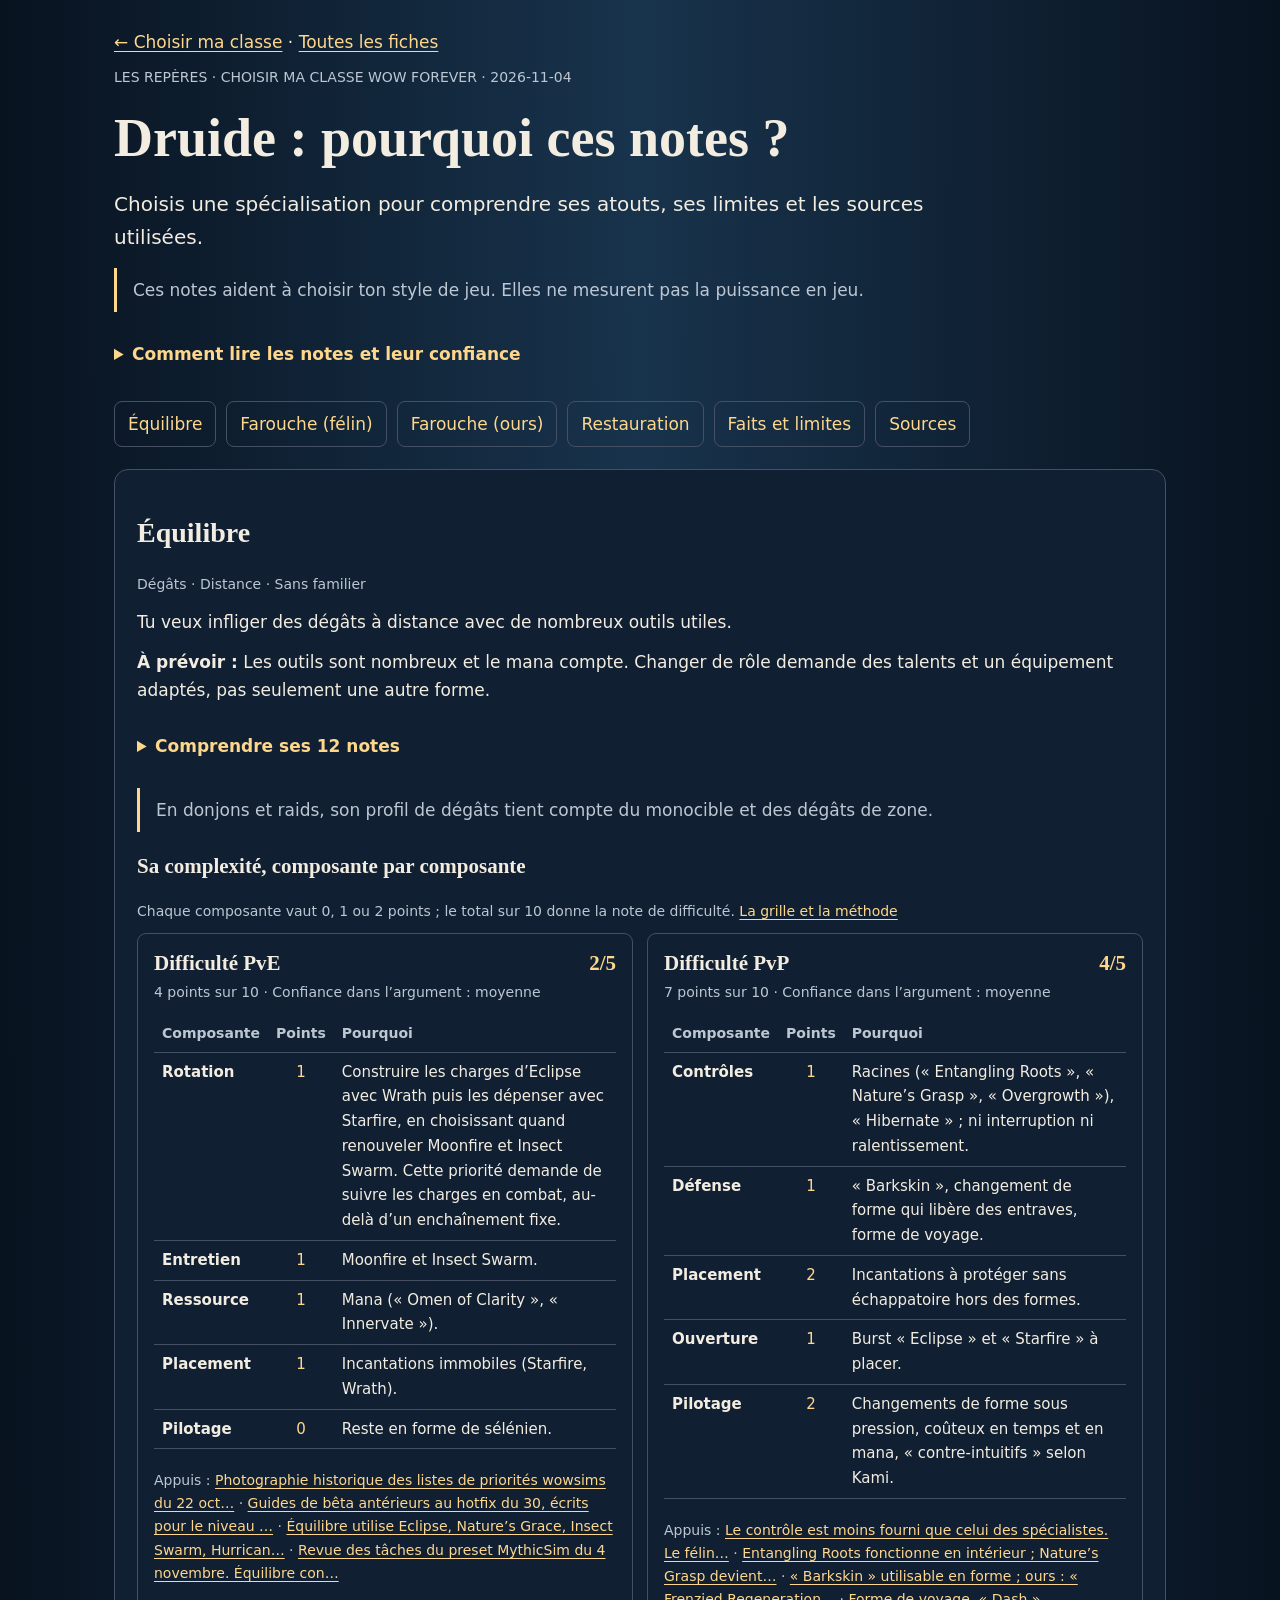
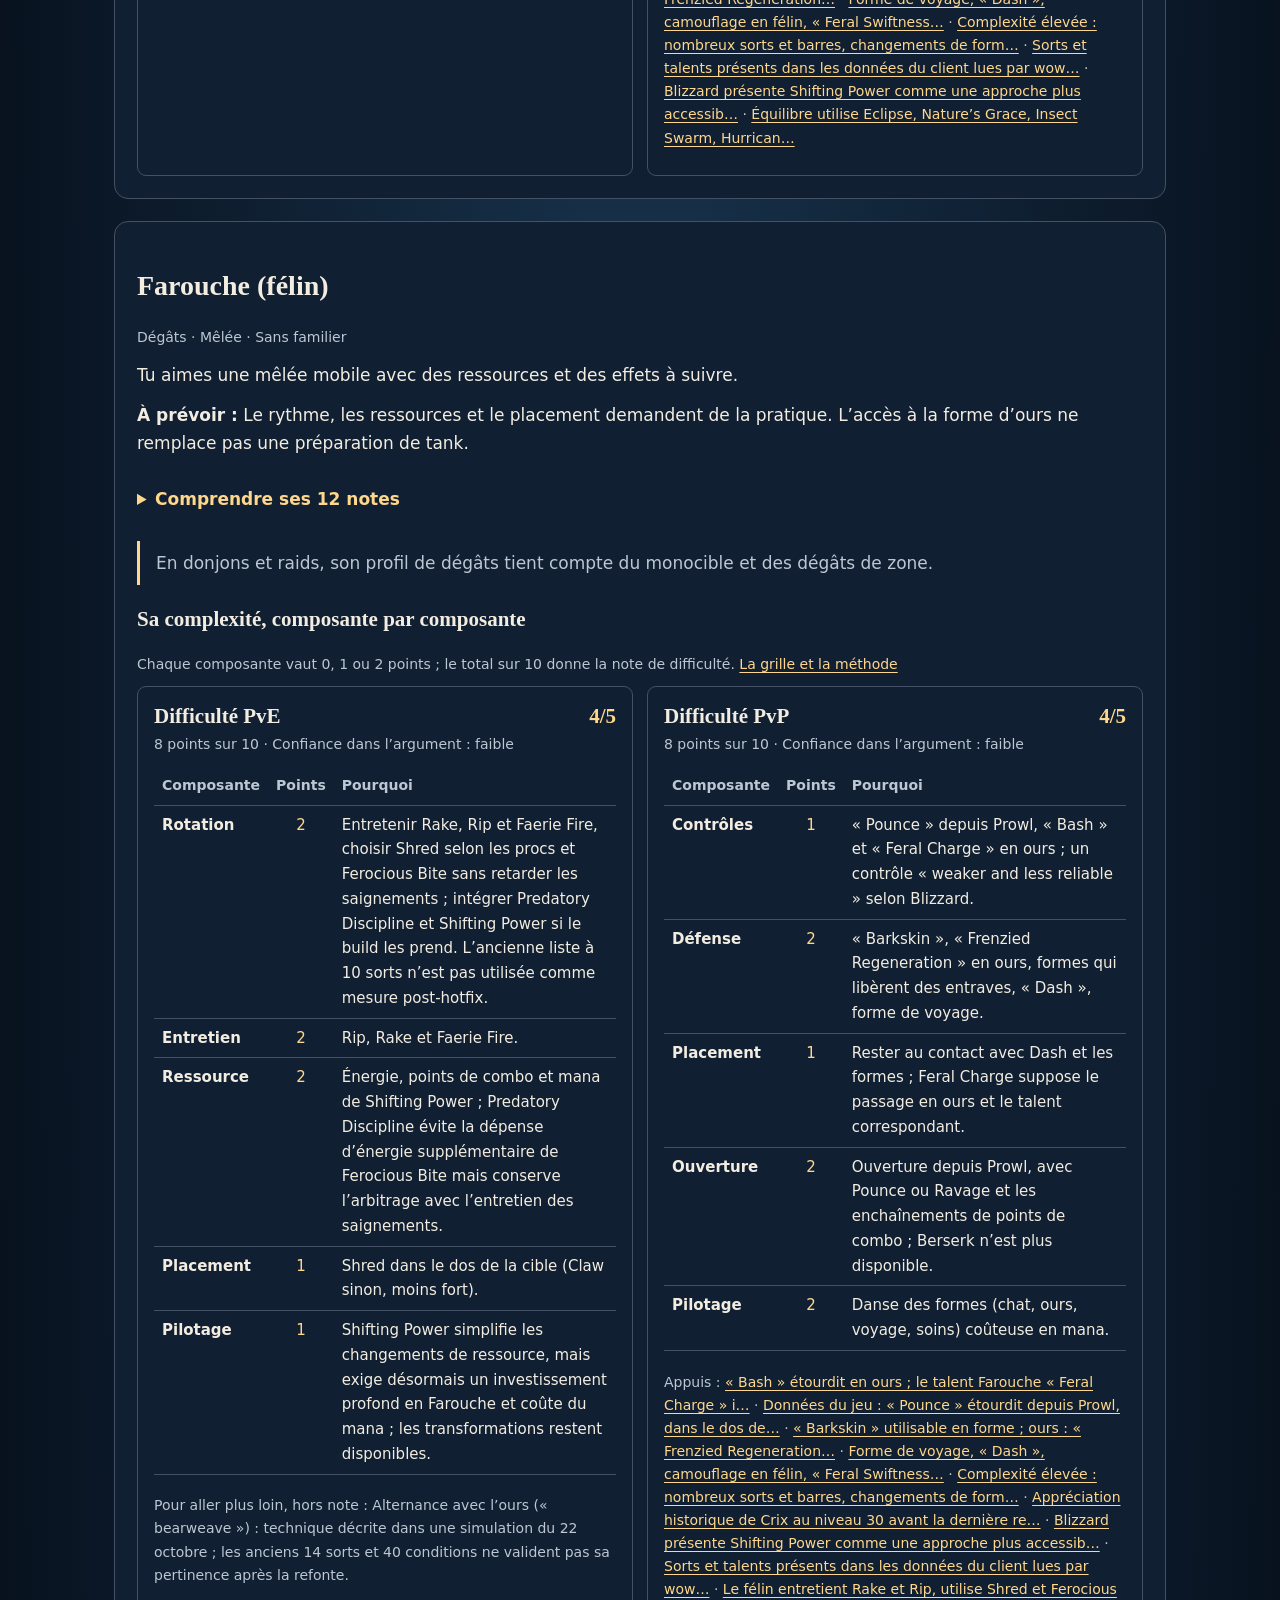
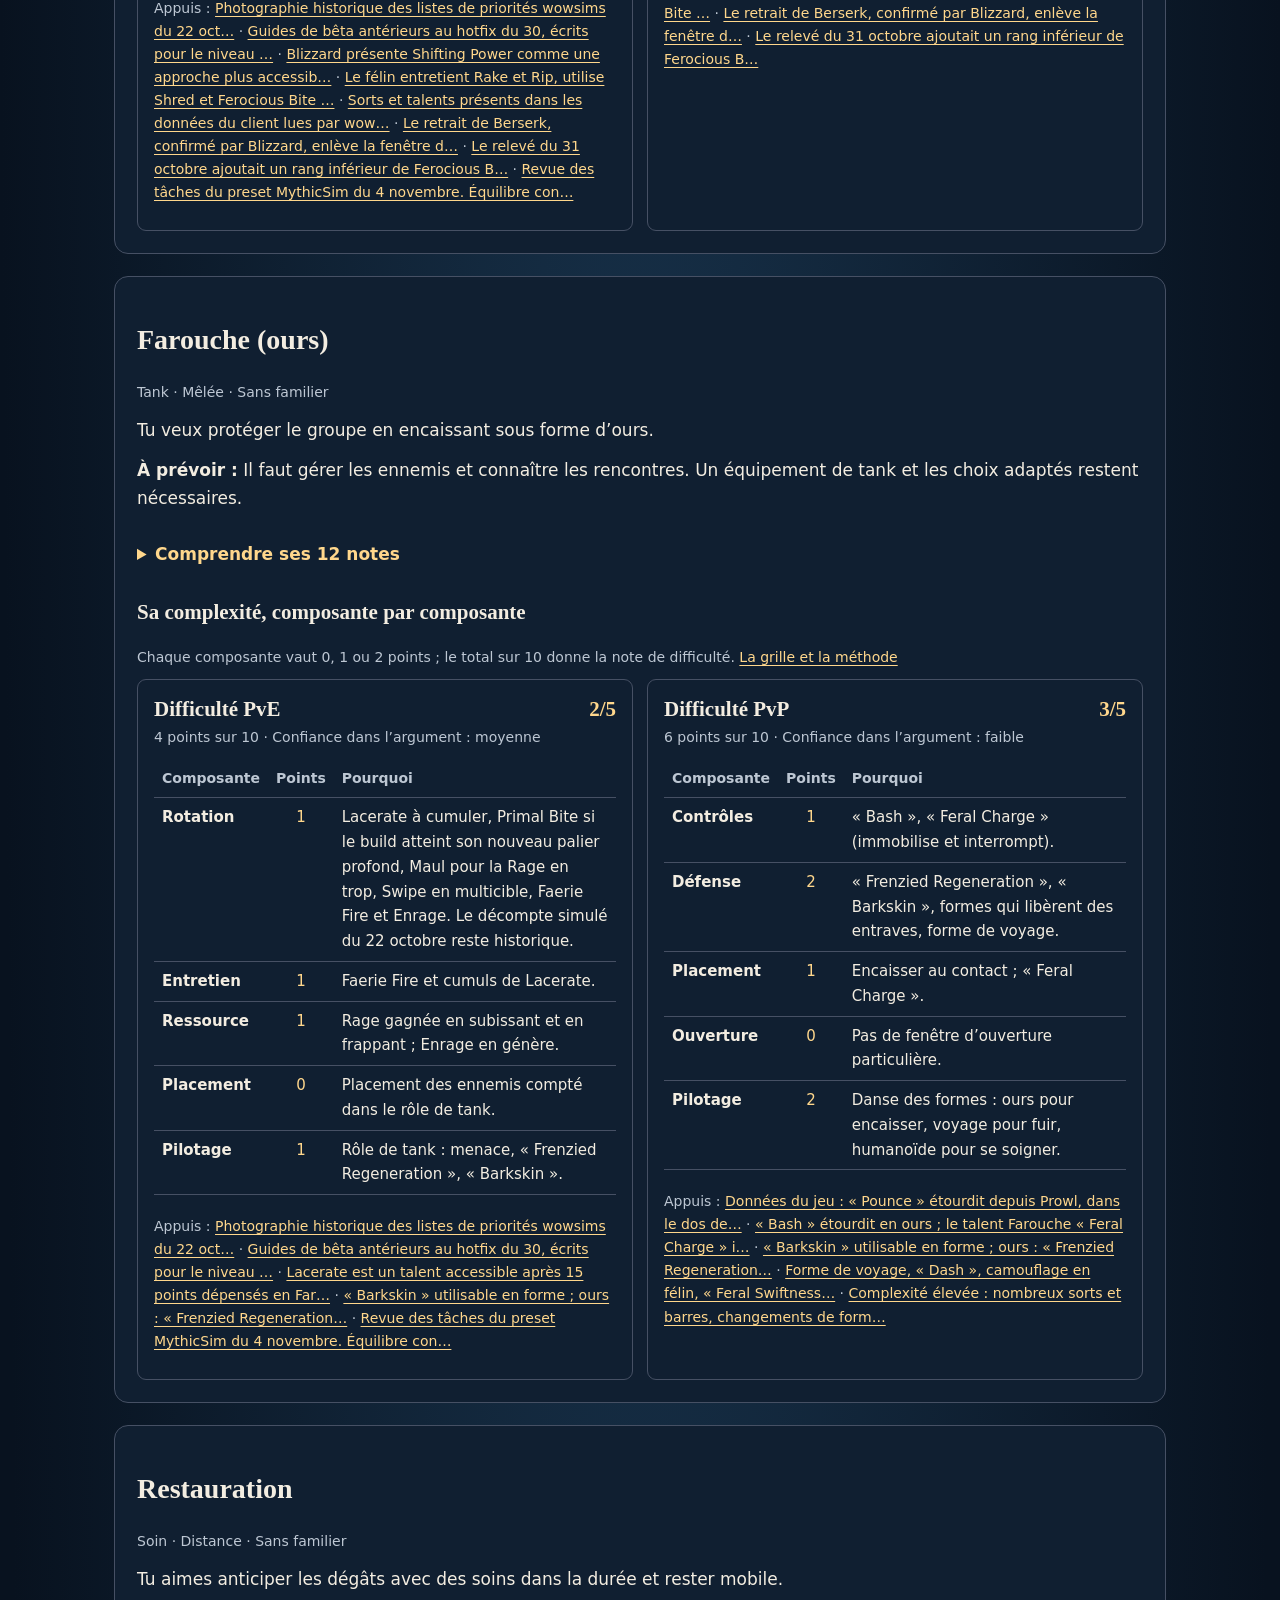
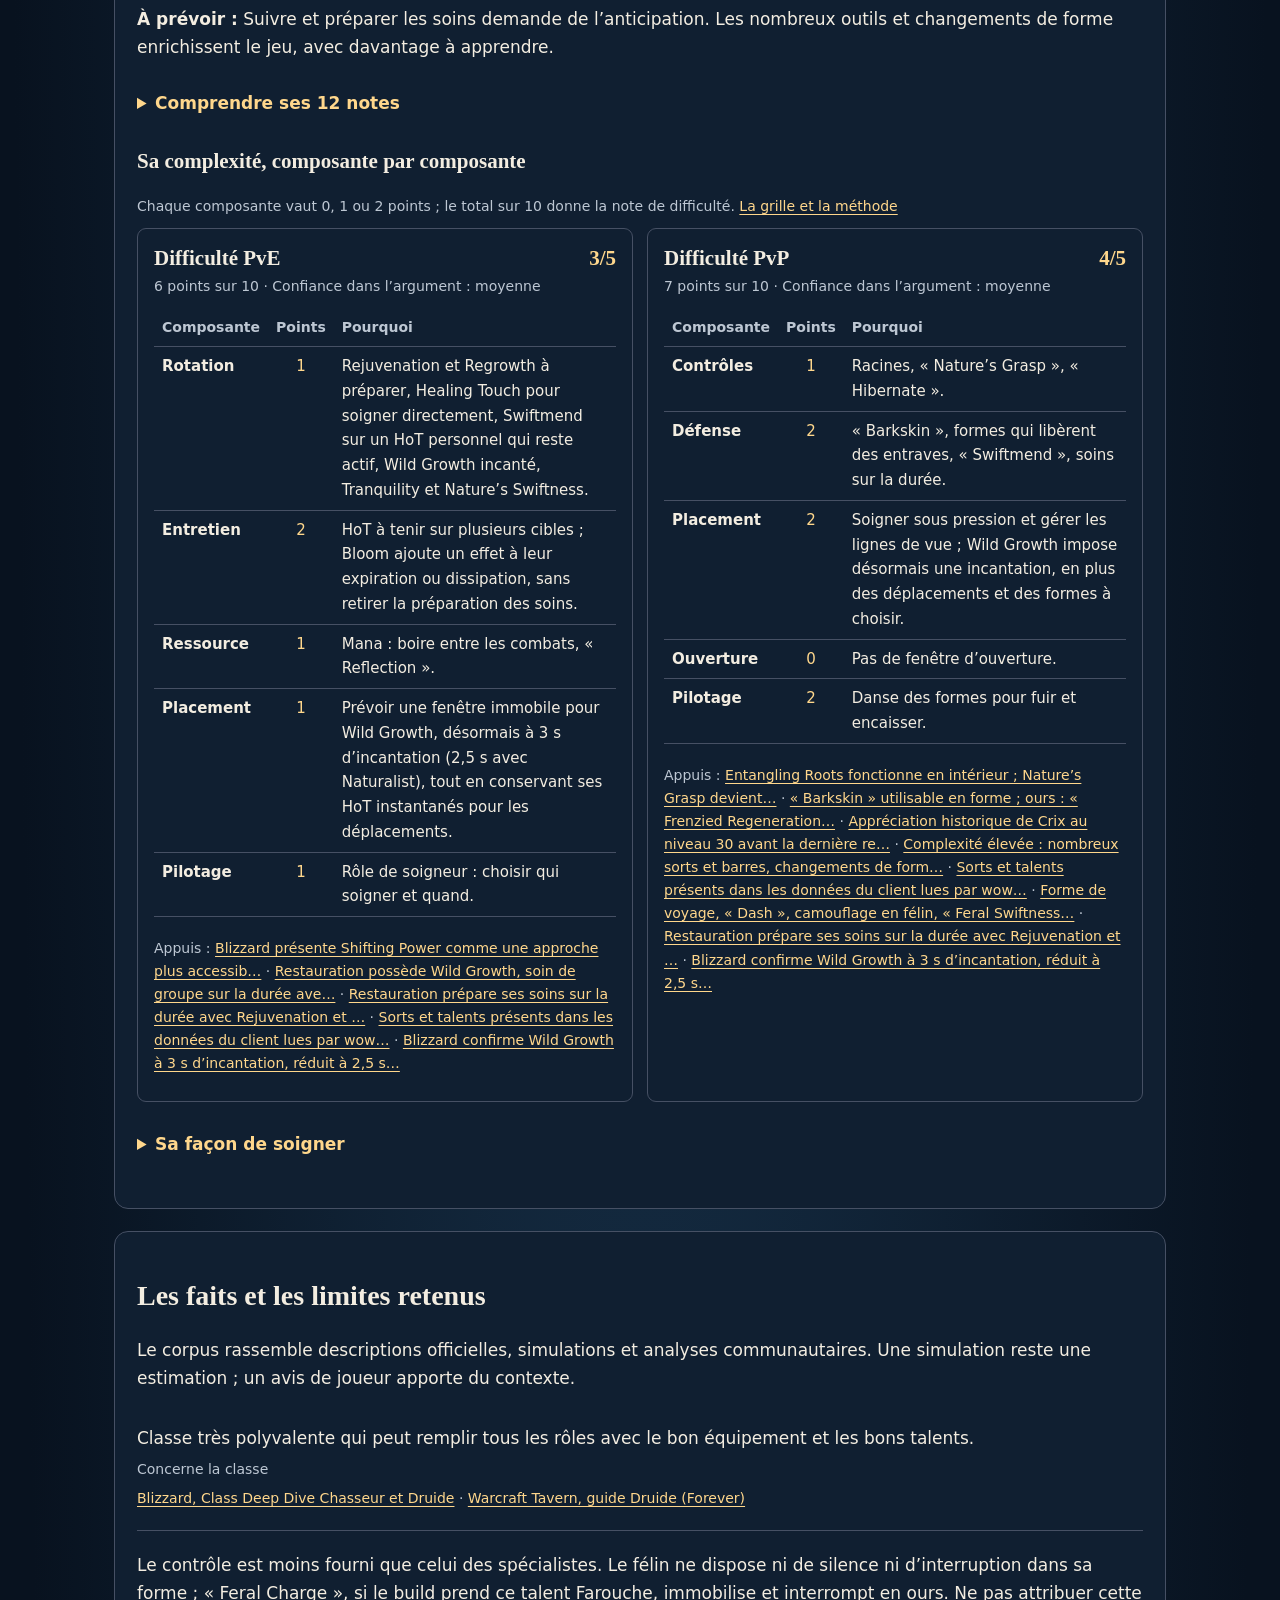
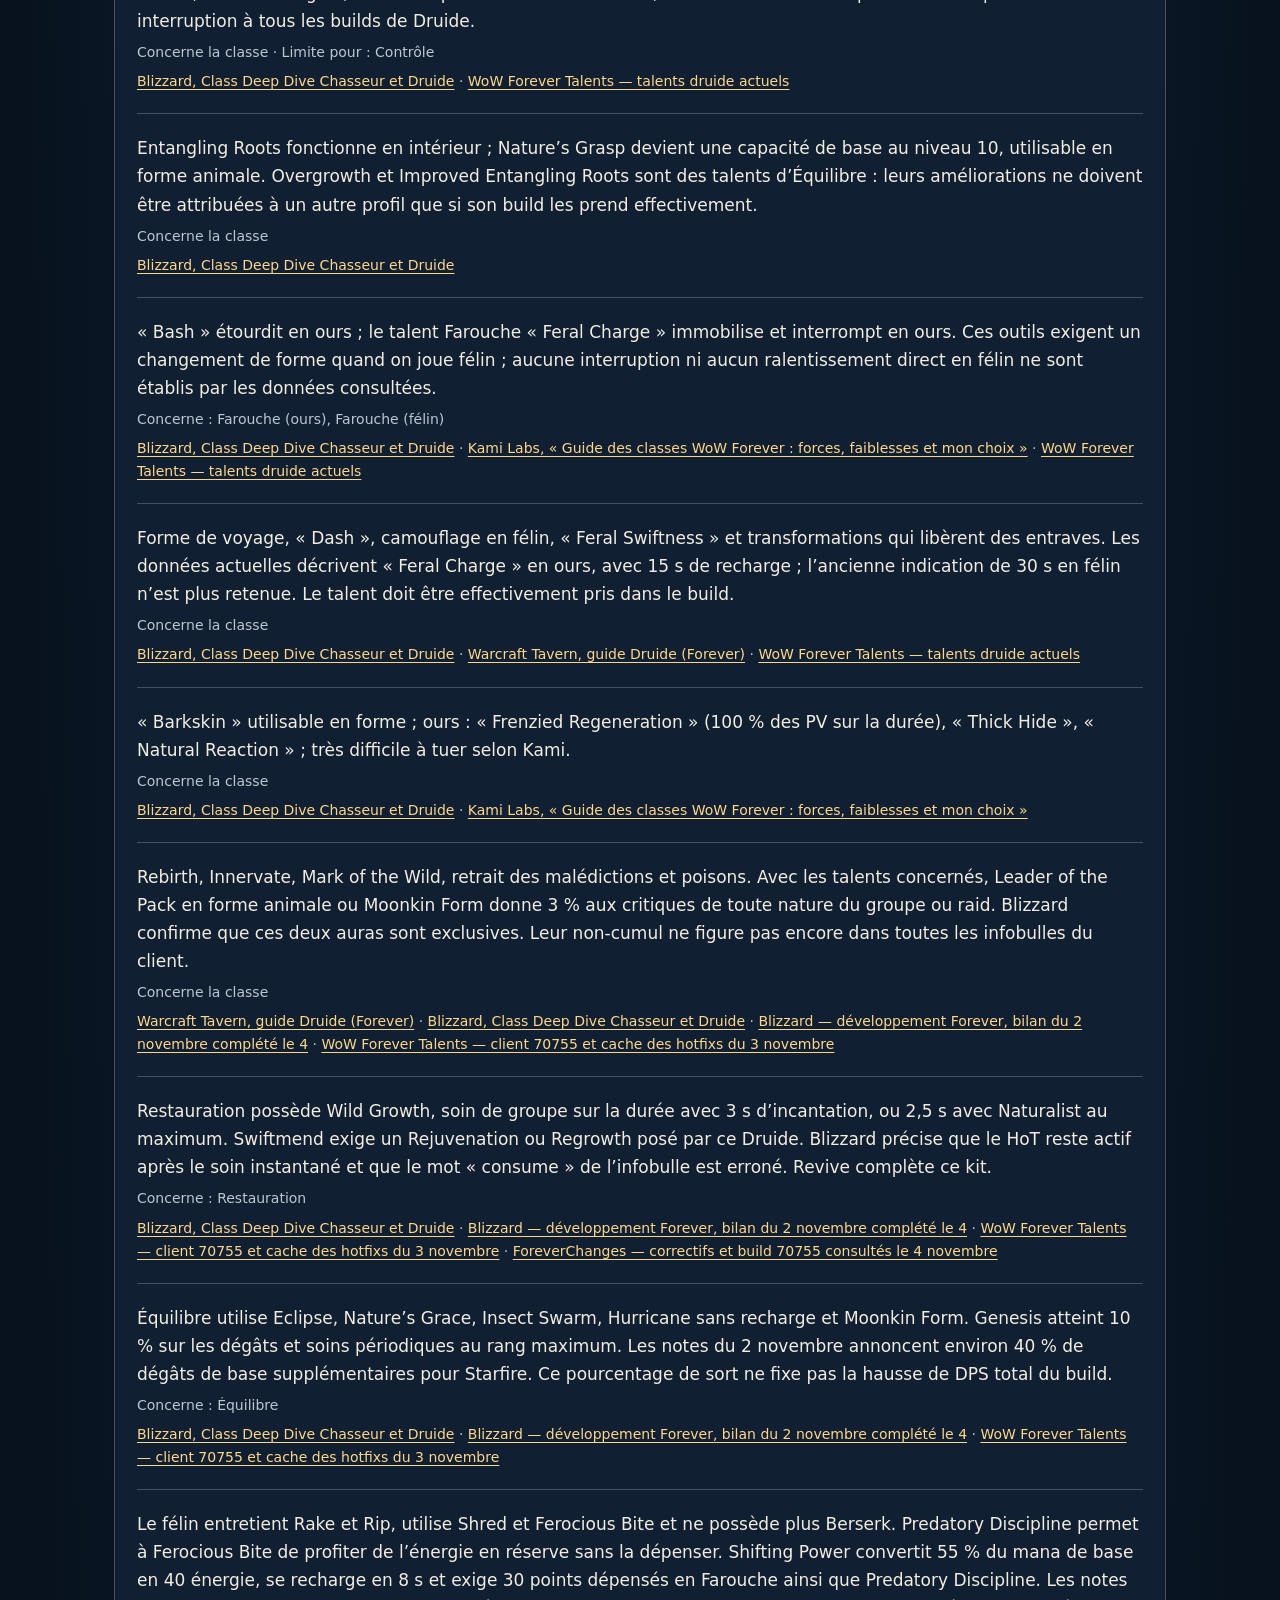
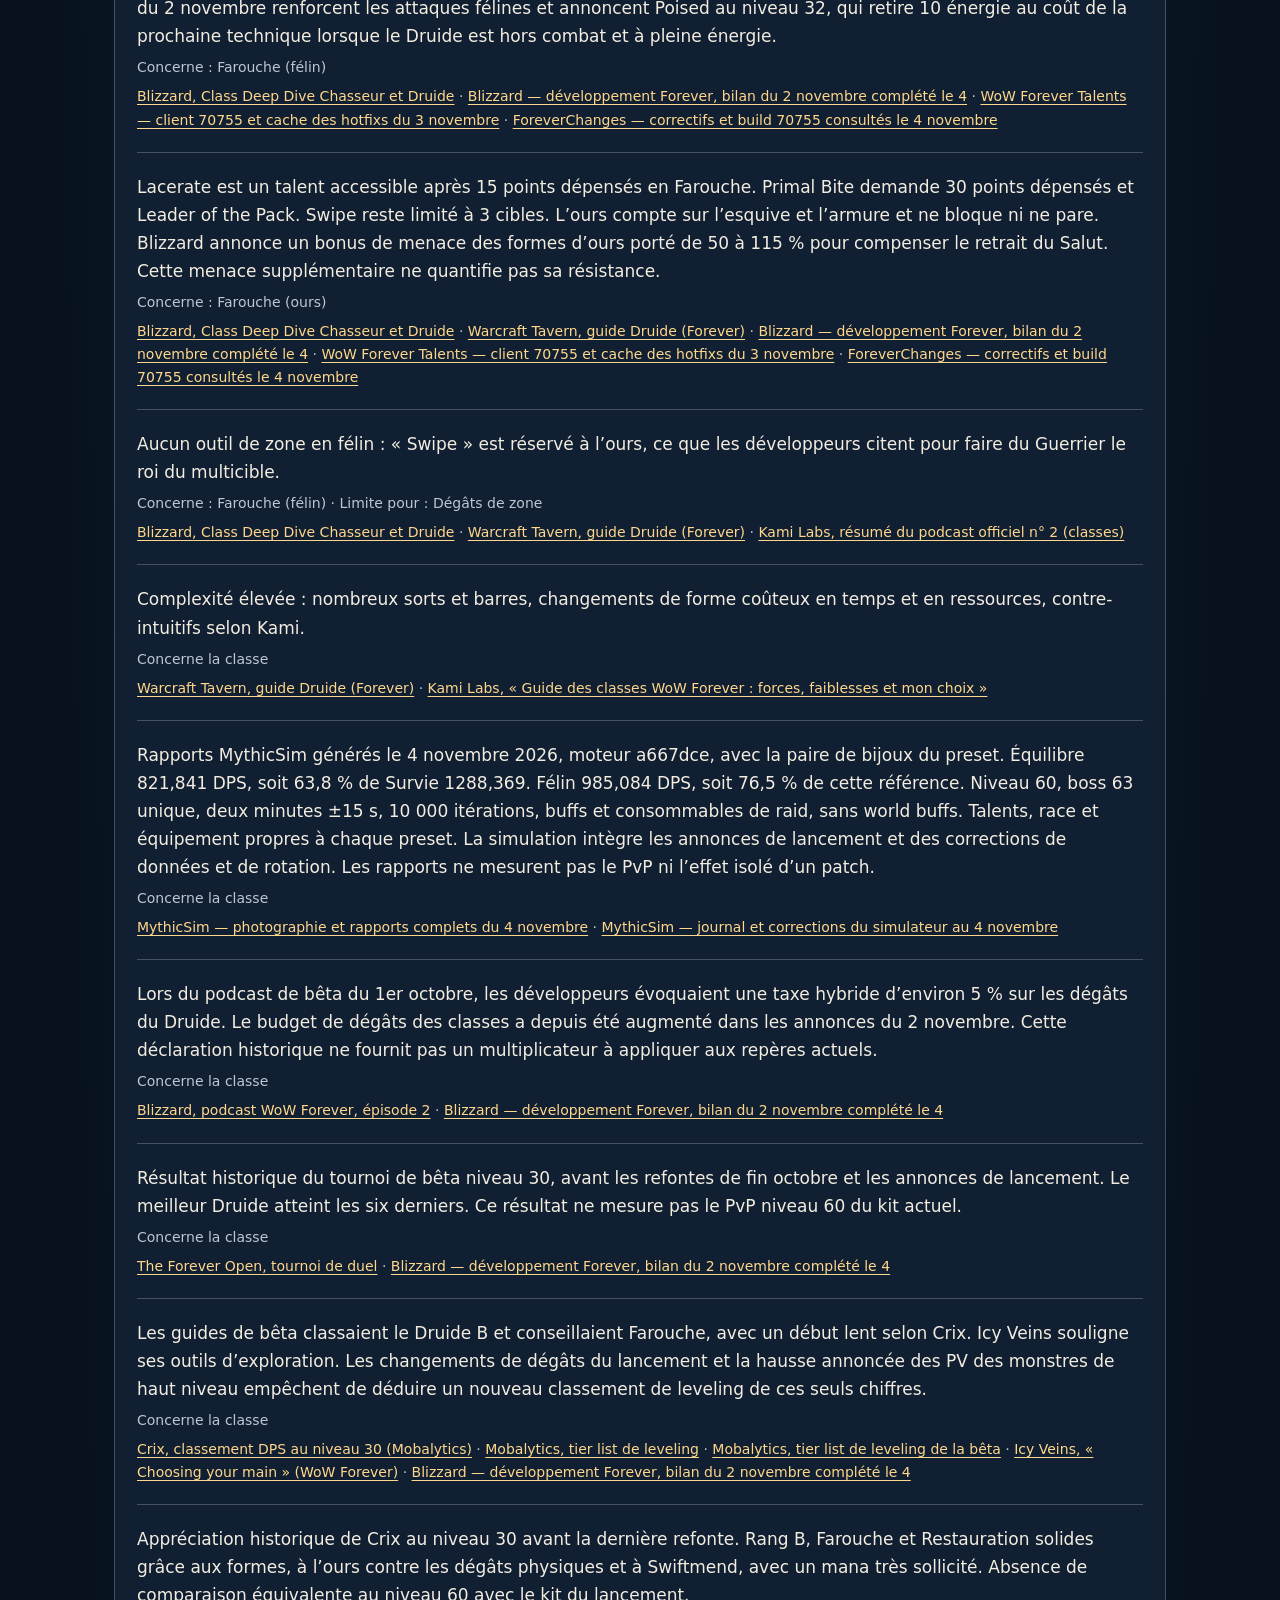
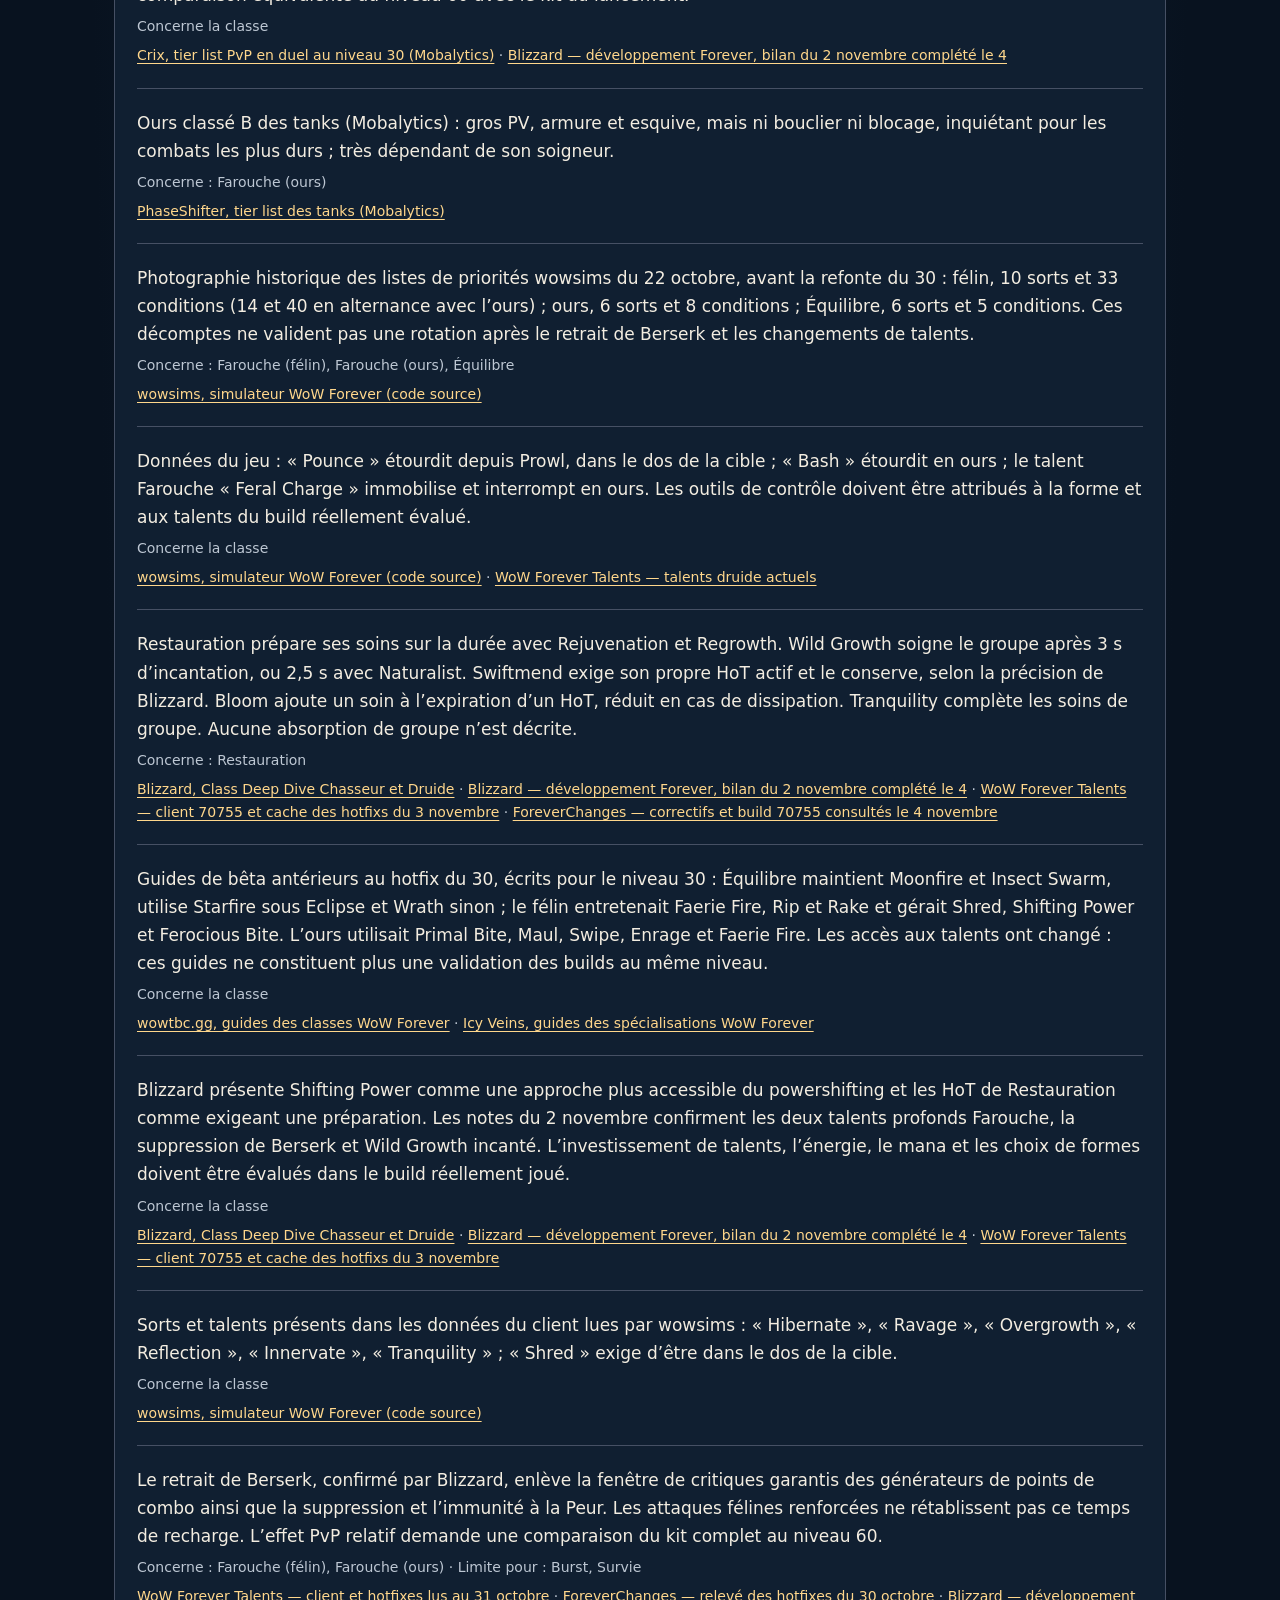
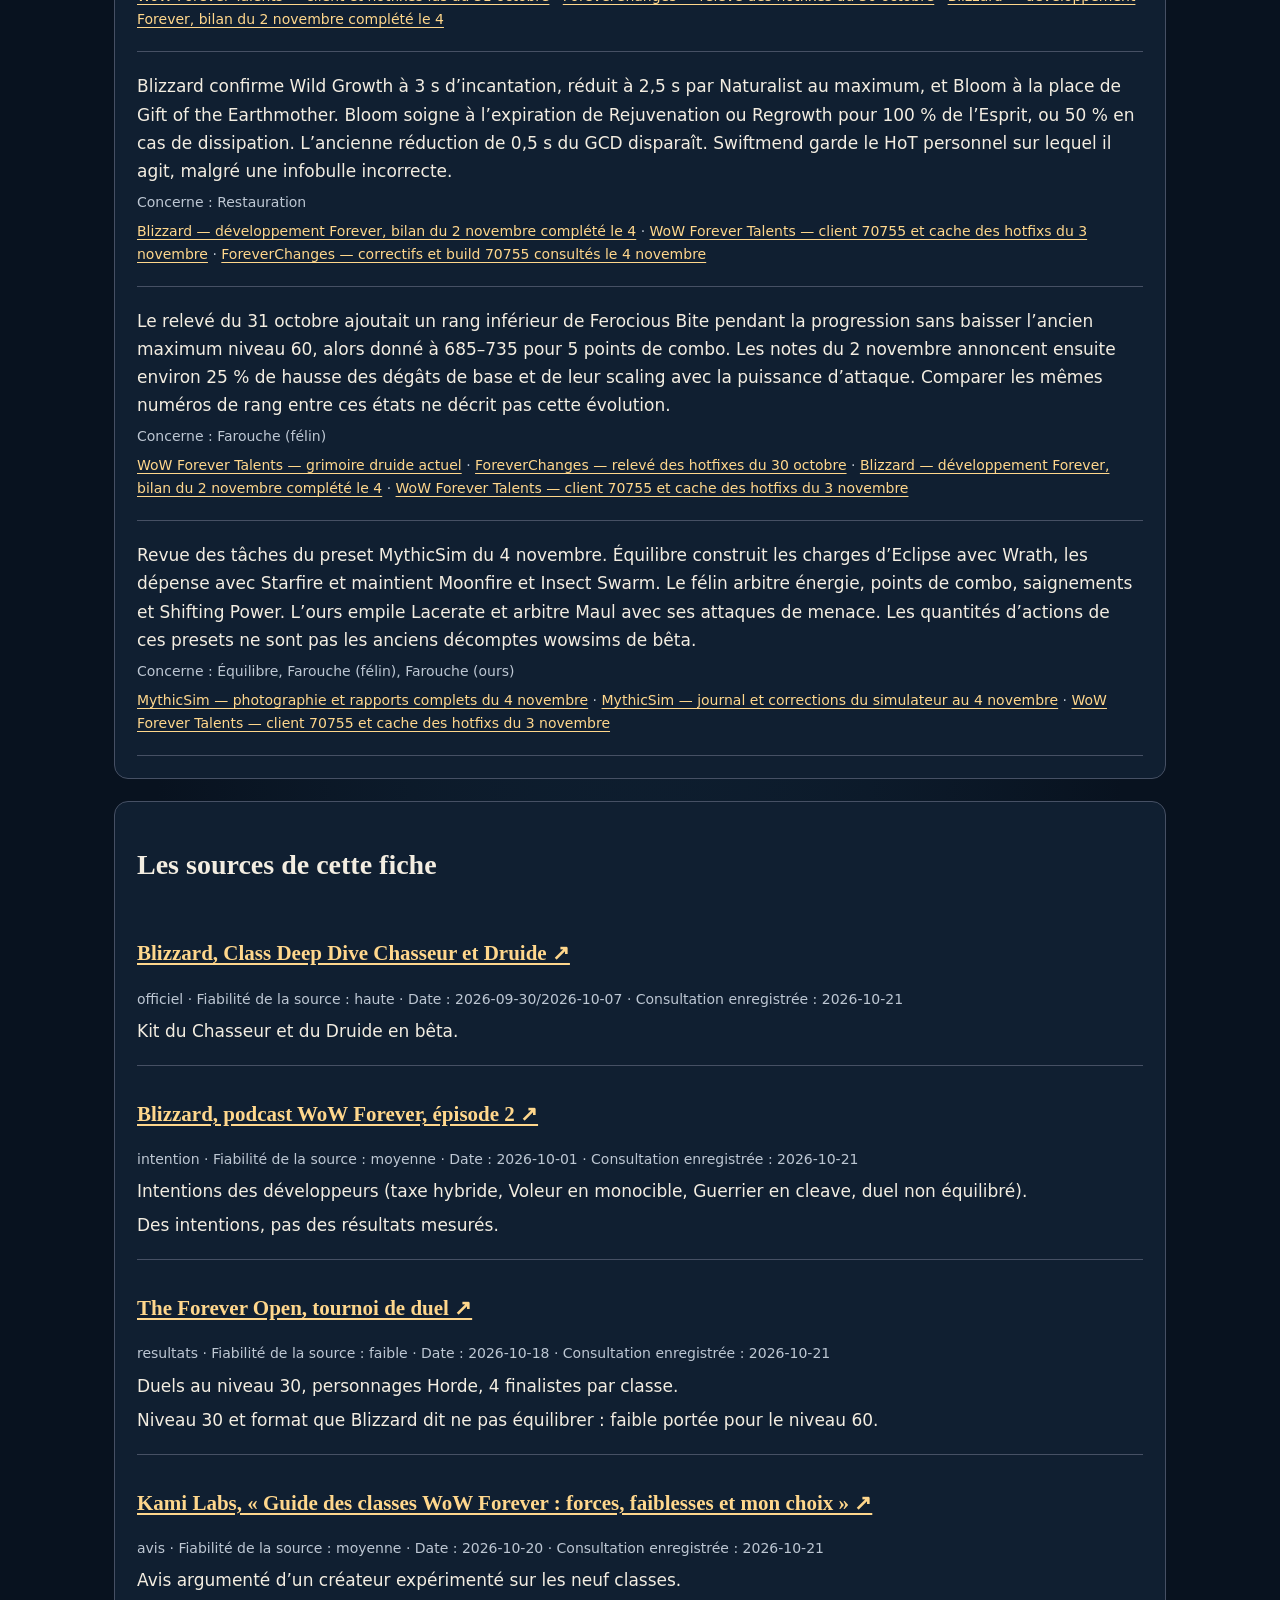
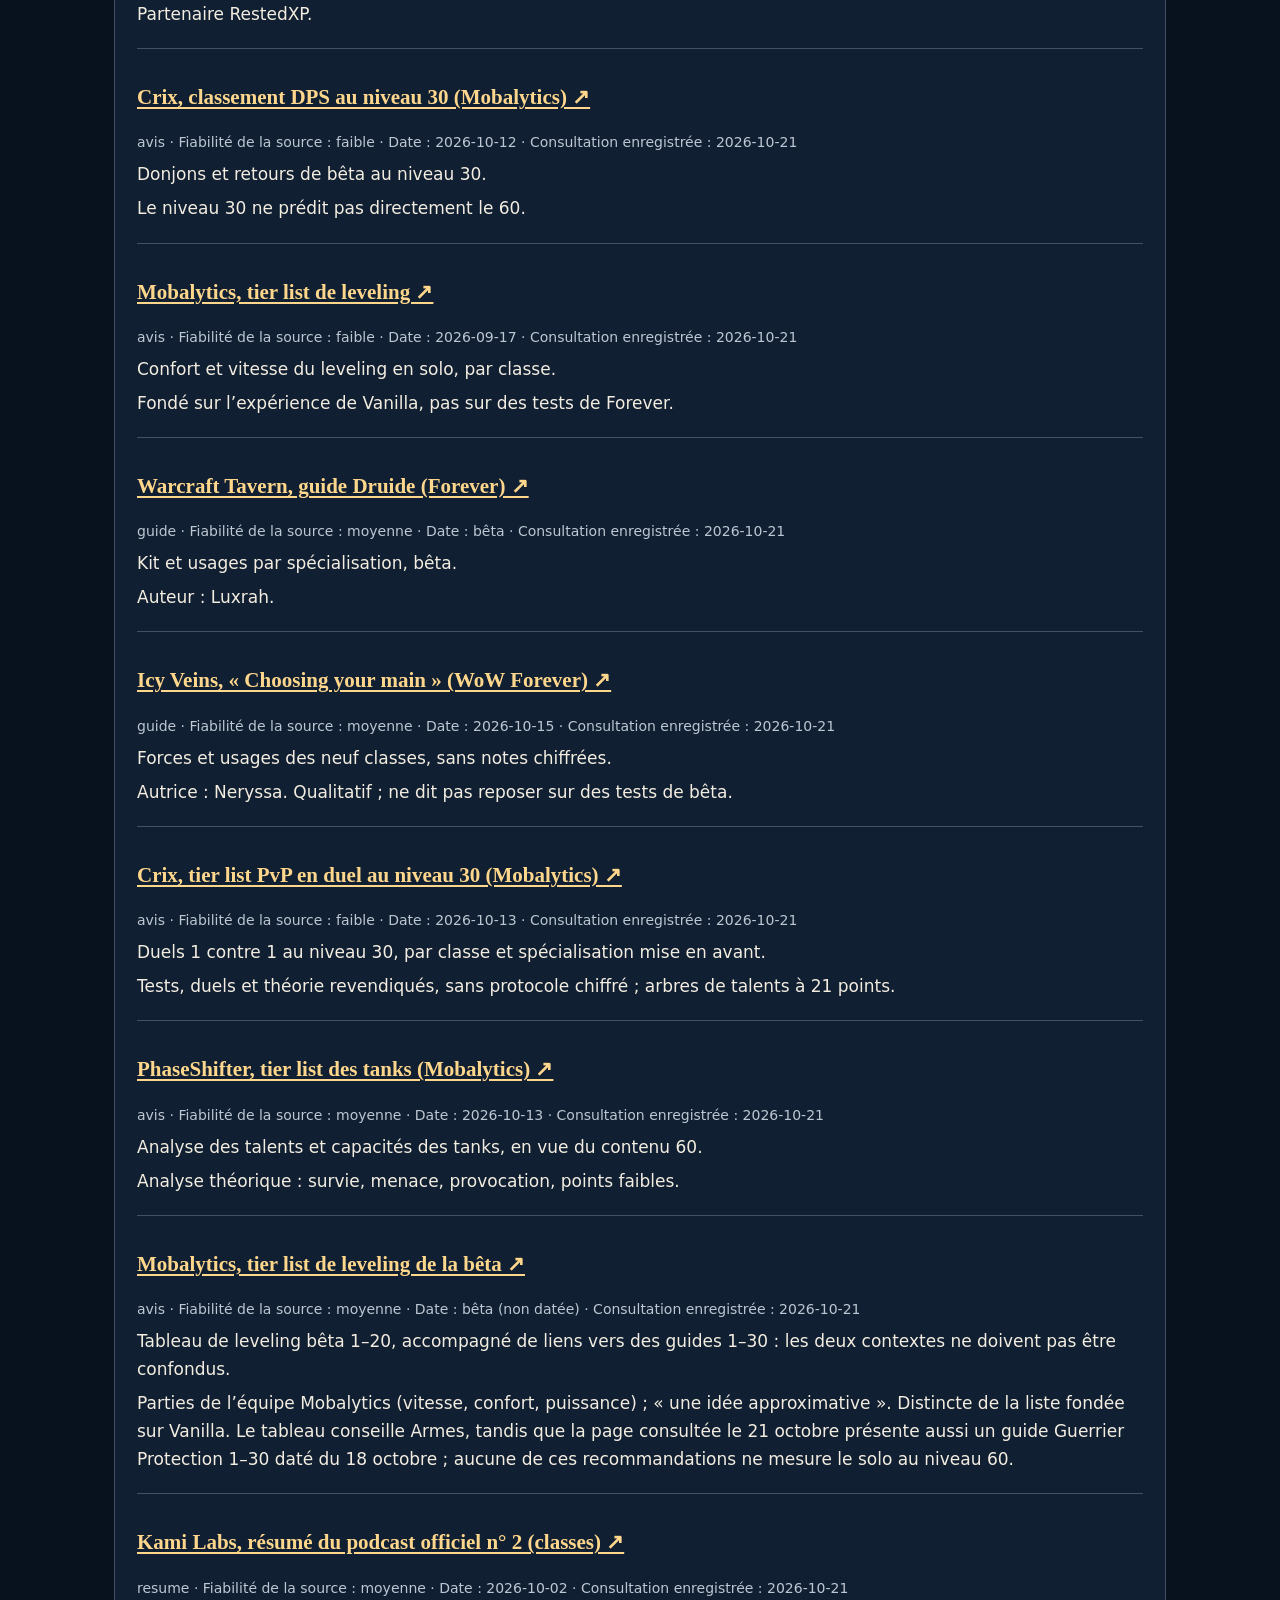
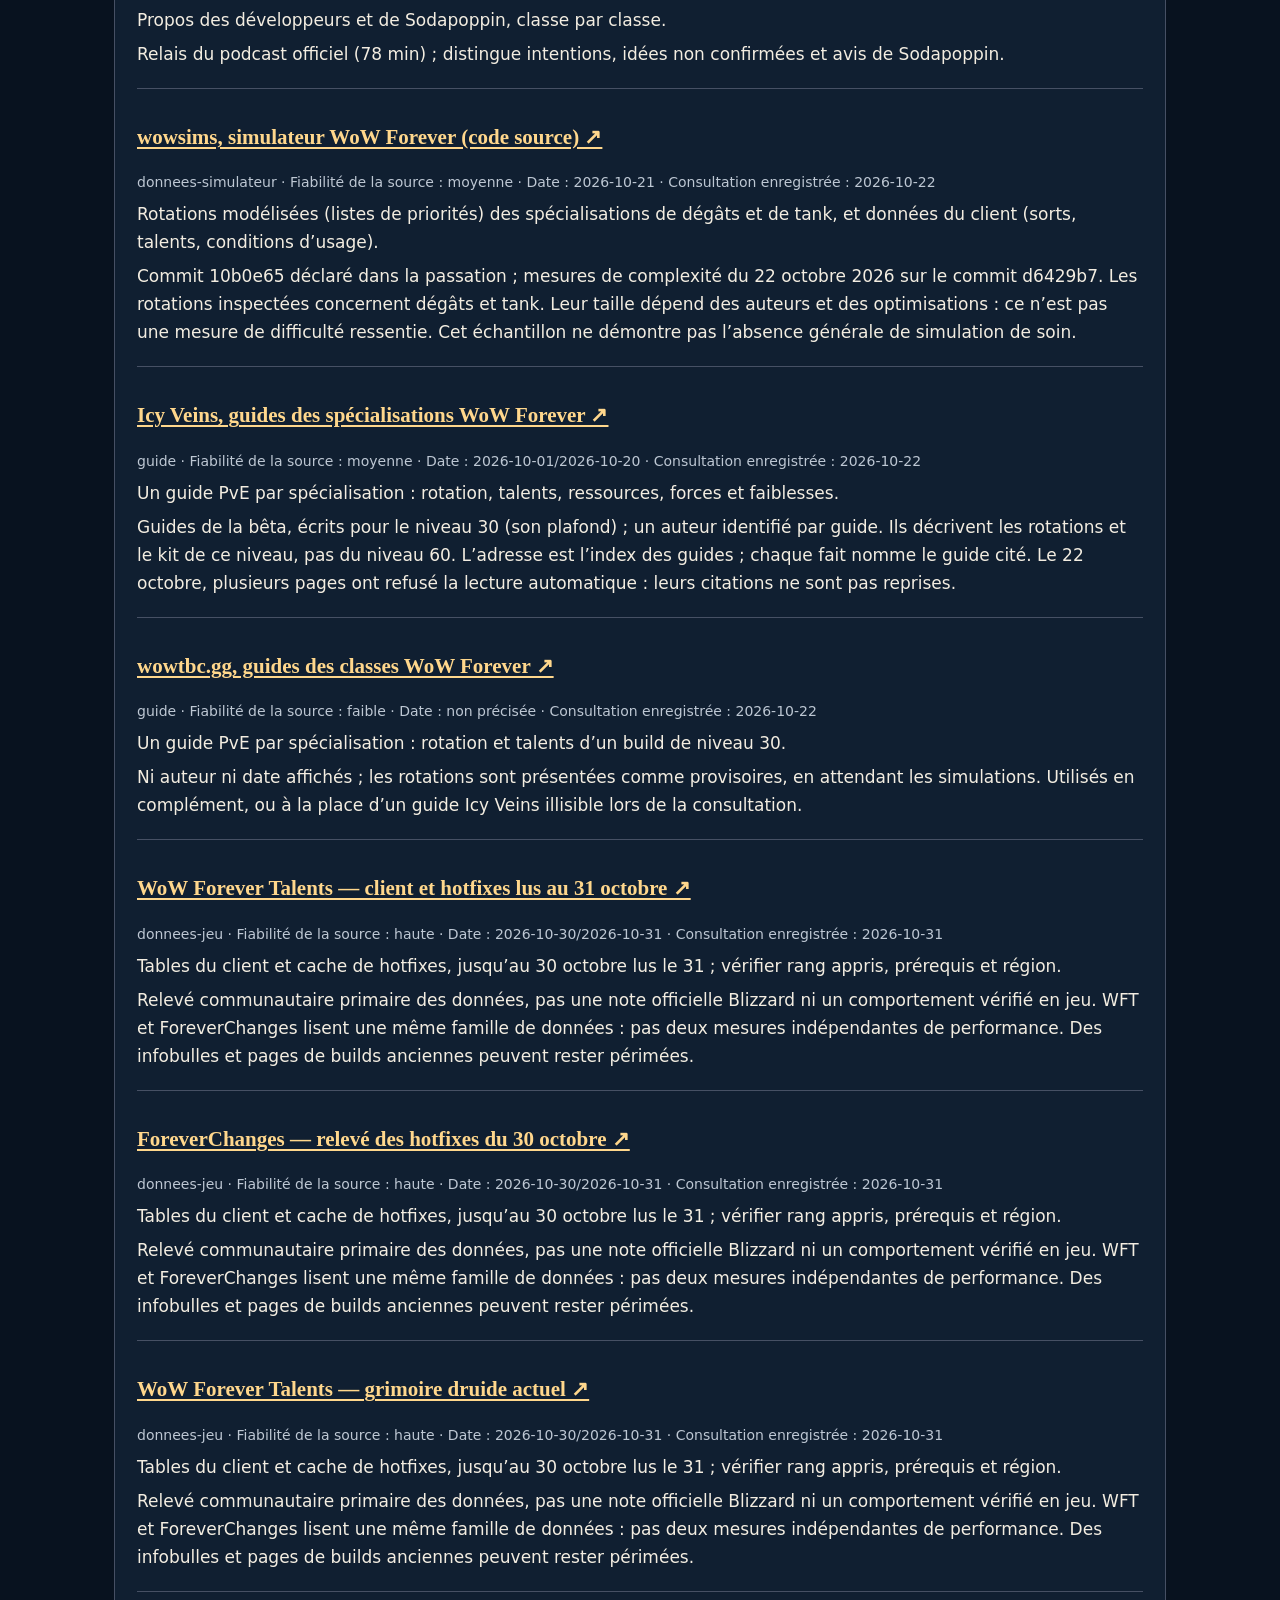
<file: fiches-sources/druide.html>
<!doctype html>
<html lang="fr"><head><meta charset="utf-8"><meta name="viewport" content="width=device-width,initial-scale=1"><title>Druide · Notes et sources · Choisir ma classe WoW Forever</title><style>:root{color-scheme:dark;--bg:#08121f;--panel:#101f31;--line:#465064;--text:#f3ede1;--muted:#bdc7d3;--gold:#ffd78c}
*{box-sizing:border-box}html{scroll-padding-top:20px}body{margin:0;background:radial-gradient(ellipse at top,#18334c,var(--bg) 650px);color:var(--text);font:17px/1.65 system-ui,sans-serif}main{max-width:1100px;margin:auto;padding:28px 24px 60px}a{color:var(--gold);text-underline-offset:3px;overflow-wrap:anywhere}a:hover{text-decoration-thickness:2px}a:focus-visible,summary:focus-visible{outline:3px solid var(--gold);outline-offset:5px}h1,h2,h3{line-height:1.25;font-family:Georgia,serif}h1{font-size:clamp(32px,6vw,54px);margin:16px 0}h2{font-size:28px}h3{font-size:21px}p{margin:.7em 0}.eyebrow,.meta{color:var(--muted);font-size:14px}.intro{font-size:20px;max-width:820px}.nav{display:flex;gap:10px;flex-wrap:wrap;margin:22px 0}.nav a{padding:8px 13px;border:1px solid var(--line);border-radius:8px;text-decoration:none}.panel,section.config{background:var(--panel);border:1px solid var(--line);border-radius:14px;padding:22px;margin:22px 0}.notice{border-left:3px solid var(--gold);padding:8px 16px;color:var(--muted)}details{margin:18px 0}summary{cursor:pointer;color:var(--gold);font-weight:600;padding:10px 0}.grid{display:grid;grid-template-columns:repeat(2,minmax(0,1fr));gap:14px}.note{padding:16px;border:1px solid var(--line);border-radius:9px;min-width:0}.note h3{display:flex;gap:12px;justify-content:space-between;margin:0}.value{color:var(--gold);white-space:nowrap}.confidence{display:inline-block;color:var(--muted);font-size:14px}.fact,.source{padding:14px 0;border-bottom:1px solid var(--line);scroll-margin-top:20px}.fact p,.source p{margin:6px 0}.flag{color:#ffe4b8}.skip{position:absolute;left:-9999px}.skip:focus{position:static}footer{border-top:1px solid var(--line);margin-top:35px;padding-top:20px;color:var(--muted);font-size:14px}table{width:100%;border-collapse:collapse;margin:10px 0;font-size:15px}th,td{text-align:left;vertical-align:top;padding:7px 8px;border-bottom:1px solid var(--line)}thead th{color:var(--muted);font-weight:600;font-size:14px}td.pts{color:var(--gold);white-space:nowrap;text-align:center;width:3.5em}.table{overflow-x:auto}@media(max-width:600px){table.cx thead,table.levels thead{display:none}table.cx tr{display:grid;grid-template-columns:1fr auto;gap:2px 12px;padding:8px 0;border-bottom:1px solid var(--line)}table.cx th,table.cx td,table.levels th,table.levels td{border:0;padding:0}table.cx td:last-child{grid-column:1/-1}table.levels tr{display:block;padding:8px 0;border-bottom:1px solid var(--line)}table.levels th,table.levels td{display:block;margin:3px 0}table.levels td::before{content:attr(data-label) ' : ';color:var(--muted)}}:target{outline:2px solid var(--gold);outline-offset:5px}@media(max-width:600px){main{padding:20px 15px 40px}.grid{grid-template-columns:1fr}.panel,section.config{padding:16px}.note{padding:13px}body{font-size:16px}}</style></head><body><a class="skip" href="#contenu">Aller au contenu</a><main id="contenu"><nav aria-label="Retour"><a href="../index.html#h-reco">← Choisir ma classe</a> · <a href="index.html">Toutes les fiches</a></nav><header><p class="eyebrow">LES REPÈRES · CHOISIR MA CLASSE WOW FOREVER · 2026-11-04</p><h1>Druide : pourquoi ces notes ?</h1><p class="intro">Choisis une spécialisation pour comprendre ses atouts, ses limites et les sources utilisées.</p></header><p class="notice">Ces notes aident à choisir ton style de jeu. Elles ne mesurent pas la puissance en jeu.</p><details><summary>Comment lire les notes et leur confiance</summary><p>Une capacité officielle ne prouve pas un 4/5 ou un 5/5. La confiance concerne la solidité de l’argument, pas la précision du chiffre.</p><p>État du corpus : 2026-11-04. Les changements de patch peuvent modifier ces repères. Plusieurs sites qui reprennent une même source ne constituent pas plusieurs confirmations.</p></details><nav class="nav" aria-label="Spécialisations"><a href="#druide-equilibre">Équilibre</a><a href="#druide-farouche-chat">Farouche (félin)</a><a href="#druide-farouche-ours">Farouche (ours)</a><a href="#druide-restauration">Restauration</a><a href="#faits">Faits et limites</a><a href="#sources">Sources</a></nav><section class="config" id="druide-equilibre"><h2>Équilibre</h2><p class="meta">Dégâts · Distance · Sans familier</p><p>Tu veux infliger des dégâts à distance avec de nombreux outils utiles.</p><p><b>À prévoir :</b> Les outils sont nombreux et le mana compte. Changer de rôle demande des talents et un équipement adaptés, pas seulement une autre forme.</p><details><summary>Comprendre ses 12 notes</summary><p class="meta">De 1 à 5 : plus la note est haute, plus ce point est marqué. Pour la difficulté, 5 signifie plus exigeant. Les notes ci-dessous précèdent les réglages de maîtrise et de certitude du questionnaire.</p><div class="grid"><article class="note" data-note="druide-equilibre/raid"><h3>DPS monocible (raid) <span class="value">3/5</span></h3><span class="confidence">Confiance dans l’argument : moyenne</span><p>Rapport MythicSim du 4 novembre 2026, niveau 60, boss 63 unique sur deux minutes ±15 s. 821,841 DPS, soit 63,8 % de Survie à 1288,369 DPS. La note reste 3/5 selon le barème actuel. Le preset intègre Starfire renforcé et ses propres talents, race, équipement et bijoux.</p><p class="meta">Appuis : <a href="#fait-dr-sim">Rapports MythicSim générés le 4 novembre 2026, moteur a667dce, av…</a> · <a href="#fait-dr-soutien">Rebirth, Innervate, Mark of the Wild, retrait des malédictions et…</a> · <a href="#fait-dr-taxe">Lors du podcast de bêta du 1er octobre, les développeurs évoquaie…</a></p></article><article class="note" data-note="druide-equilibre/bg"><h3>Champs de bataille <span class="value">4/5</span></h3><span class="confidence">Confiance dans l’argument : faible</span><p>Formes, racines et soutien gardent leur intérêt en champ de bataille. Le renforcement annoncé de Starfire ne mesure pas les dégâts réalisables sous pression au niveau 60. Repère 4 conservé avec une confiance faible.</p><p class="meta">Appuis : <a href="#fait-dr-mobilite">Forme de voyage, « Dash », camouflage en félin, « Feral Swiftness…</a> · <a href="#fait-dr-racines">Entangling Roots fonctionne en intérieur ; Nature’s Grasp devient…</a> · <a href="#fait-dr-defense">« Barkskin » utilisable en forme ; ours : « Frenzied Regeneration…</a></p></article><article class="note" data-note="druide-equilibre/world"><h3>PvP sauvage <span class="value">4/5</span></h3><span class="confidence">Confiance dans l’argument : faible</span><p>Racines, formes qui libèrent des entraves et fenêtre d’Eclipse. Le tournoi niveau 30 reste historique et Starfire renforcé exige toujours une fenêtre d’incantation. Repère conservé faute de comparaison PvP du lancement.</p><p class="meta">Appuis : <a href="#fait-dr-racines">Entangling Roots fonctionne en intérieur ; Nature’s Grasp devient…</a> · <a href="#fait-dr-mobilite">Forme de voyage, « Dash », camouflage en félin, « Feral Swiftness…</a> · <a href="#fait-dr-equilibre">Équilibre utilise Eclipse, Nature’s Grace, Insect Swarm, Hurrican…</a> · <a href="#fait-dr-tournoi">Résultat historique du tournoi de bêta niveau 30, avant les refon…</a></p></article><article class="note" data-note="druide-equilibre/solo"><h3>Solo <span class="value">3/5</span></h3><span class="confidence">Confiance dans l’argument : moyenne</span><p>Formes et outils d’exploration restent disponibles. Les guides de bêta conseillaient Farouche pour progresser. Les changements du lancement et les PV supplémentaires des monstres empêchent d’établir une nouvelle vitesse relative. Repère 3 conservé.</p><p class="meta">Appuis : <a href="#fait-dr-leveling">Les guides de bêta classaient le Druide B et conseillaient Farouc…</a></p></article><article class="note" data-note="druide-equilibre/burst"><h3>Burst <span class="value">4/5</span></h3><span class="confidence">Confiance dans l’argument : moyenne</span><p>Eclipse et Nature’s Grace créent des fenêtres de dégâts. Starfire reçoit une hausse annoncée de ses dégâts de base, mais garde son incantation. Le repère de burst 4 est conservé sans assimiler ce pourcentage au DPS total du build.</p><p class="meta">Appuis : <a href="#fait-dr-equilibre">Équilibre utilise Eclipse, Nature’s Grace, Insect Swarm, Hurrican…</a></p></article><article class="note" data-note="druide-equilibre/zone"><h3>Dégâts de zone <span class="value">3/5</span></h3><span class="confidence">Confiance dans l’argument : faible</span><p>« Hurricane » sans recharge en fait pourtant un sort de zone répétable.</p><p class="meta">Appuis : <a href="#fait-dr-equilibre">Équilibre utilise Eclipse, Nature’s Grace, Insect Swarm, Hurrican…</a></p><p class="flag">À revoir : « Hurricane » n’a plus de recharge : un sort de zone répétable, comme le « Blizzard » du Mage (Givre et Feu à 5). Aucune mesure des dégâts de zone.</p></article><article class="note" data-note="druide-equilibre/ctrl"><h3>Contrôle <span class="value">3/5</span></h3><span class="confidence">Confiance dans l’argument : moyenne</span><p>« Entangling Roots », « Overgrowth » (jusqu’à 3 cibles) et « Improved Entangling Roots » ; ni ralentissement, ni silence, ni interruption.</p><p class="meta">Appuis : <a href="#fait-dr-racines">Entangling Roots fonctionne en intérieur ; Nature’s Grasp devient…</a> · <a href="#fait-dr-limites">Le contrôle est moins fourni que celui des spécialistes. Le félin…</a></p></article><article class="note" data-note="druide-equilibre/surv"><h3>Survie <span class="value">3/5</span></h3><span class="confidence">Confiance dans l’argument : moyenne</span><p>« Barkskin » utilisable en forme et changements de forme qui libèrent des entraves.</p><p class="meta">Appuis : <a href="#fait-dr-defense">« Barkskin » utilisable en forme ; ours : « Frenzied Regeneration…</a> · <a href="#fait-dr-mobilite">Forme de voyage, « Dash », camouflage en félin, « Feral Swiftness…</a></p></article><article class="note" data-note="druide-equilibre/mob"><h3>Mobilité <span class="value">5/5</span></h3><span class="confidence">Confiance dans l’argument : haute</span><p>Forme de voyage, « Dash » et changements de forme qui libèrent des entraves.</p><p class="meta">Appuis : <a href="#fait-dr-mobilite">Forme de voyage, « Dash », camouflage en félin, « Feral Swiftness…</a></p></article><article class="note" data-note="druide-equilibre/support"><h3>Soutien <span class="value">5/5</span></h3><span class="confidence">Confiance dans l’argument : moyenne</span><p>Moonkin Form renforce les critiques de toute nature, sans cumul avec Leader of the Pack. Innervate, Rebirth, Mark of the Wild et le retrait des malédictions et poisons complètent le soutien.</p><p class="meta">Appuis : <a href="#fait-dr-soutien">Rebirth, Innervate, Mark of the Wild, retrait des malédictions et…</a></p></article><article class="note" data-note="druide-equilibre/charge_pve"><h3>Difficulté PvE <span class="value">2/5</span></h3><span class="confidence">Confiance dans l’argument : moyenne</span><p>4 points sur 10 sur la grille de complexité. La rotation, l’entretien des deux DoT, le mana et les incantations immobiles pèsent chacun un peu. La note reste à 2 après réexamen du cycle d’Eclipse.</p><p class="meta">Appuis : <a href="#fait-dr-rotation">Photographie historique des listes de priorités wowsims du 22 oct…</a> · <a href="#fait-dr-guides">Guides de bêta antérieurs au hotfix du 30, écrits pour le niveau …</a> · <a href="#fait-dr-equilibre">Équilibre utilise Eclipse, Nature’s Grace, Insect Swarm, Hurrican…</a> · <a href="#fait-dr-rotation-20261104">Revue des tâches du preset MythicSim du 4 novembre. Équilibre con…</a></p></article><article class="note" data-note="druide-equilibre/charge_pvp"><h3>Difficulté PvP <span class="value">4/5</span></h3><span class="confidence">Confiance dans l’argument : moyenne</span><p>7 points sur 10 sur la grille de complexité : le placement et le pilotage pèsent beaucoup ; les contrôles, la défense et l’ouverture, un peu.</p><p class="meta">Appuis : <a href="#fait-dr-limites">Le contrôle est moins fourni que celui des spécialistes. Le félin…</a> · <a href="#fait-dr-racines">Entangling Roots fonctionne en intérieur ; Nature’s Grasp devient…</a> · <a href="#fait-dr-defense">« Barkskin » utilisable en forme ; ours : « Frenzied Regeneration…</a> · <a href="#fait-dr-mobilite">Forme de voyage, « Dash », camouflage en félin, « Feral Swiftness…</a> · <a href="#fait-dr-complexite">Complexité élevée : nombreux sorts et barres, changements de form…</a> · <a href="#fait-dr-sorts-client">Sorts et talents présents dans les données du client lues par wow…</a> · <a href="#fait-dr-blizzard">Blizzard présente Shifting Power comme une approche plus accessib…</a> · <a href="#fait-dr-equilibre">Équilibre utilise Eclipse, Nature’s Grace, Insect Swarm, Hurrican…</a></p></article></div></details><p class="notice" data-pve-profile="druide-equilibre">En donjons et raids, son profil de dégâts tient compte du monocible et des dégâts de zone.</p><section class="complexity" id="druide-equilibre-complexite"><h3>Sa complexité, composante par composante</h3><p class="meta">Chaque composante vaut 0, 1 ou 2 points ; le total sur 10 donne la note de difficulté. <a href="complexite.html#grille">La grille et la méthode</a></p><div class="grid"><article class="note" data-complexite="druide-equilibre/pve"><h3>Difficulté PvE <span class="value">2/5</span></h3><span class="confidence">4 points sur 10 · Confiance dans l’argument : moyenne</span><div class="table"><table class="cx"><thead><tr><th scope="col">Composante</th><th scope="col">Points</th><th scope="col">Pourquoi</th></tr></thead><tbody><tr><th scope="row">Rotation</th><td class="pts">1</td><td>Construire les charges d’Eclipse avec Wrath puis les dépenser avec Starfire, en choisissant quand renouveler Moonfire et Insect Swarm. Cette priorité demande de suivre les charges en combat, au-delà d’un enchaînement fixe.</td></tr><tr><th scope="row">Entretien</th><td class="pts">1</td><td>Moonfire et Insect Swarm.</td></tr><tr><th scope="row">Ressource</th><td class="pts">1</td><td>Mana (« Omen of Clarity », « Innervate »).</td></tr><tr><th scope="row">Placement</th><td class="pts">1</td><td>Incantations immobiles (Starfire, Wrath).</td></tr><tr><th scope="row">Pilotage</th><td class="pts">0</td><td>Reste en forme de sélénien.</td></tr></tbody></table></div><p class="meta">Appuis : <a href="#fait-dr-rotation">Photographie historique des listes de priorités wowsims du 22 oct…</a> · <a href="#fait-dr-guides">Guides de bêta antérieurs au hotfix du 30, écrits pour le niveau …</a> · <a href="#fait-dr-equilibre">Équilibre utilise Eclipse, Nature’s Grace, Insect Swarm, Hurrican…</a> · <a href="#fait-dr-rotation-20261104">Revue des tâches du preset MythicSim du 4 novembre. Équilibre con…</a></p></article><article class="note" data-complexite="druide-equilibre/pvp"><h3>Difficulté PvP <span class="value">4/5</span></h3><span class="confidence">7 points sur 10 · Confiance dans l’argument : moyenne</span><div class="table"><table class="cx"><thead><tr><th scope="col">Composante</th><th scope="col">Points</th><th scope="col">Pourquoi</th></tr></thead><tbody><tr><th scope="row">Contrôles</th><td class="pts">1</td><td>Racines (« Entangling Roots », « Nature’s Grasp », « Overgrowth »), « Hibernate » ; ni interruption ni ralentissement.</td></tr><tr><th scope="row">Défense</th><td class="pts">1</td><td>« Barkskin », changement de forme qui libère des entraves, forme de voyage.</td></tr><tr><th scope="row">Placement</th><td class="pts">2</td><td>Incantations à protéger sans échappatoire hors des formes.</td></tr><tr><th scope="row">Ouverture</th><td class="pts">1</td><td>Burst « Eclipse » et « Starfire » à placer.</td></tr><tr><th scope="row">Pilotage</th><td class="pts">2</td><td>Changements de forme sous pression, coûteux en temps et en mana, « contre-intuitifs » selon Kami.</td></tr></tbody></table></div><p class="meta">Appuis : <a href="#fait-dr-limites">Le contrôle est moins fourni que celui des spécialistes. Le félin…</a> · <a href="#fait-dr-racines">Entangling Roots fonctionne en intérieur ; Nature’s Grasp devient…</a> · <a href="#fait-dr-defense">« Barkskin » utilisable en forme ; ours : « Frenzied Regeneration…</a> · <a href="#fait-dr-mobilite">Forme de voyage, « Dash », camouflage en félin, « Feral Swiftness…</a> · <a href="#fait-dr-complexite">Complexité élevée : nombreux sorts et barres, changements de form…</a> · <a href="#fait-dr-sorts-client">Sorts et talents présents dans les données du client lues par wow…</a> · <a href="#fait-dr-blizzard">Blizzard présente Shifting Power comme une approche plus accessib…</a> · <a href="#fait-dr-equilibre">Équilibre utilise Eclipse, Nature’s Grace, Insect Swarm, Hurrican…</a></p></article></div></section></section><section class="config" id="druide-farouche-chat"><h2>Farouche (félin)</h2><p class="meta">Dégâts · Mêlée · Sans familier</p><p>Tu aimes une mêlée mobile avec des ressources et des effets à suivre.</p><p><b>À prévoir :</b> Le rythme, les ressources et le placement demandent de la pratique. L’accès à la forme d’ours ne remplace pas une préparation de tank.</p><details><summary>Comprendre ses 12 notes</summary><p class="meta">De 1 à 5 : plus la note est haute, plus ce point est marqué. Pour la difficulté, 5 signifie plus exigeant. Les notes ci-dessous précèdent les réglages de maîtrise et de certitude du questionnaire.</p><div class="grid"><article class="note" data-note="druide-farouche-chat/raid"><h3>DPS monocible (raid) <span class="value">4/5</span></h3><span class="confidence">Confiance dans l’argument : moyenne</span><p>Rapport MythicSim du 4 novembre 2026, niveau 60, boss 63 unique sur deux minutes ±15 s. 985,084 DPS, soit 76,5 % de Survie à 1288,369 DPS. Note 4/5 selon le barème actuel. Les attaques renforcées, Predatory Discipline, Shifting Power et Poised sont intégrés au preset. Résultat propre à ses talents, sa race, son équipement et ses bijoux.</p><p class="meta">Appuis : <a href="#fait-dr-sim">Rapports MythicSim générés le 4 novembre 2026, moteur a667dce, av…</a> · <a href="#fait-dr-soutien">Rebirth, Innervate, Mark of the Wild, retrait des malédictions et…</a> · <a href="#fait-dr-taxe">Lors du podcast de bêta du 1er octobre, les développeurs évoquaie…</a></p></article><article class="note" data-note="druide-farouche-chat/bg"><h3>Champs de bataille <span class="value">4/5</span></h3><span class="confidence">Confiance dans l’argument : faible</span><p>Mobilité, camouflage et changements de forme restent utiles. Les attaques renforcées et Poised améliorent le kit offensif, tandis que Berserk et son immunité à la Peur restent absents. Repère 4 conservé faute de comparaison en BG au niveau 60.</p><p class="meta">Appuis : <a href="#fait-dr-mobilite">Forme de voyage, « Dash », camouflage en félin, « Feral Swiftness…</a> · <a href="#fait-dr-chat">Le félin entretient Rake et Rip, utilise Shred et Ferocious Bite …</a> · <a href="#fait-dr-defense">« Barkskin » utilisable en forme ; ours : « Frenzied Regeneration…</a> · <a href="#fait-dr-perte-berserk">Le retrait de Berserk, confirmé par Blizzard, enlève la fenêtre d…</a></p></article><article class="note" data-note="druide-farouche-chat/world"><h3>PvP sauvage <span class="value">4/5</span></h3><span class="confidence">Confiance dans l’argument : faible</span><p>Camouflage, ouverture depuis Prowl et contrôles par changement de forme. Les attaques renforcées ne rendent pas l’ancienne fenêtre de Berserk. Les duels de bêta niveau 30 restent historiques, d’où un repère conservé avec une confiance faible.</p><p class="meta">Appuis : <a href="#fait-dr-mobilite">Forme de voyage, « Dash », camouflage en félin, « Feral Swiftness…</a> · <a href="#fait-dr-chat">Le félin entretient Rake et Rip, utilise Shred et Ferocious Bite …</a> · <a href="#fait-dr-tournoi">Résultat historique du tournoi de bêta niveau 30, avant les refon…</a> · <a href="#fait-dr-pvp-duel">Appréciation historique de Crix au niveau 30 avant la dernière re…</a> · <a href="#fait-dr-perte-berserk">Le retrait de Berserk, confirmé par Blizzard, enlève la fenêtre d…</a> · <a href="#fait-dr-donnees-jeu">Données du jeu : « Pounce » étourdit depuis Prowl, dans le dos de…</a></p></article><article class="note" data-note="druide-farouche-chat/solo"><h3>Solo <span class="value">4/5</span></h3><span class="confidence">Confiance dans l’argument : moyenne</span><p>Farouche reste le choix conseillé par les guides de bêta, grâce au jeu félin, aux formes et à l’exploration. Poised et les attaques renforcées n’établissent pas un nouveau classement de leveling, les monstres de haut niveau gagnant aussi des PV. Repère 4 conservé.</p><p class="meta">Appuis : <a href="#fait-dr-leveling">Les guides de bêta classaient le Druide B et conseillaient Farouc…</a></p></article><article class="note" data-note="druide-farouche-chat/burst"><h3>Burst <span class="value">4/5</span></h3><span class="confidence">Confiance dans l’argument : faible</span><p>Les ouvertures, finishers et attaques renforcées gardent des dégâts concentrés, mais le félin ne possède plus la fenêtre de critiques de Berserk. Poised aide le premier geste à pleine énergie hors combat. Le repère 4 est conservé sans mesure de burst PvP au niveau 60.</p><p class="meta">Appuis : <a href="#fait-dr-chat">Le félin entretient Rake et Rip, utilise Shred et Ferocious Bite …</a> · <a href="#fait-dr-perte-berserk">Le retrait de Berserk, confirmé par Blizzard, enlève la fenêtre d…</a> · <a href="#fait-dr-rangs-morsure">Le relevé du 31 octobre ajoutait un rang inférieur de Ferocious B…</a></p></article><article class="note" data-note="druide-farouche-chat/zone"><h3>Dégâts de zone <span class="value">2/5</span></h3><span class="confidence">Confiance dans l’argument : haute</span><p>Aucun outil de zone en félin : « Swipe » est réservé à l’ours, ce que les développeurs citent eux-mêmes pour faire du Guerrier le roi du multicible.</p><p class="meta">Appuis : <a href="#fait-dr-zone-chat">Aucun outil de zone en félin : « Swipe » est réservé à l’ours, ce…</a></p></article><article class="note" data-note="druide-farouche-chat/ctrl"><h3>Contrôle <span class="value">3/5</span></h3><span class="confidence">Confiance dans l’argument : moyenne</span><p>« Pounce » étourdit depuis le camouflage ; par changement de forme, « Bash » et « Feral Charge » (immobilisation et interruption, en ours) et les racines. Ni interruption ni ralentissement en félin : chaque outil hors du félin coûte un changement de forme.</p><p class="meta">Appuis : <a href="#fait-dr-donnees-jeu">Données du jeu : « Pounce » étourdit depuis Prowl, dans le dos de…</a> · <a href="#fait-dr-ours-controle">« Bash » étourdit en ours ; le talent Farouche « Feral Charge » i…</a> · <a href="#fait-dr-racines">Entangling Roots fonctionne en intérieur ; Nature’s Grasp devient…</a> · <a href="#fait-dr-limites">Le contrôle est moins fourni que celui des spécialistes. Le félin…</a></p></article><article class="note" data-note="druide-farouche-chat/surv"><h3>Survie <span class="value">4/5</span></h3><span class="confidence">Confiance dans l’argument : faible</span><p>Barkskin en forme, mobilité et transformations pour se dégager ; la note ne suppose plus la suppression ni l’immunité à la Peur de Berserk. Résistance relative après le hotfix non mesurée.</p><p class="meta">Appuis : <a href="#fait-dr-defense">« Barkskin » utilisable en forme ; ours : « Frenzied Regeneration…</a> · <a href="#fait-dr-mobilite">Forme de voyage, « Dash », camouflage en félin, « Feral Swiftness…</a> · <a href="#fait-dr-perte-berserk">Le retrait de Berserk, confirmé par Blizzard, enlève la fenêtre d…</a></p></article><article class="note" data-note="druide-farouche-chat/mob"><h3>Mobilité <span class="value">5/5</span></h3><span class="confidence">Confiance dans l’argument : moyenne</span><p>Dash, Feral Swiftness, camouflage et forme de voyage ; Feral Charge sert au déplacement et au contrôle en ours si le talent est pris. Aucune charge féline à 30 s n’est créditée par la présente revue.</p><p class="meta">Appuis : <a href="#fait-dr-mobilite">Forme de voyage, « Dash », camouflage en félin, « Feral Swiftness…</a></p></article><article class="note" data-note="druide-farouche-chat/support"><h3>Soutien <span class="value">3/5</span></h3><span class="confidence">Confiance dans l’argument : moyenne</span><p>Leader of the Pack renforce les critiques de toute nature, sans cumul avec l’aura de Moonkin Form. Mark of the Wild, Innervate et Rebirth restent utiles, avec le coût des sorties de forme nécessaires.</p><p class="meta">Appuis : <a href="#fait-dr-soutien">Rebirth, Innervate, Mark of the Wild, retrait des malédictions et…</a></p></article><article class="note" data-note="druide-farouche-chat/charge_pve"><h3>Difficulté PvE <span class="value">4/5</span></h3><span class="confidence">Confiance dans l’argument : faible</span><p>8 points sur 10 sur la grille de complexité : la rotation, les effets à entretenir et la gestion de la ressource pèsent beaucoup ; le placement et le pilotage, un peu.</p><p class="meta">Appuis : <a href="#fait-dr-rotation">Photographie historique des listes de priorités wowsims du 22 oct…</a> · <a href="#fait-dr-guides">Guides de bêta antérieurs au hotfix du 30, écrits pour le niveau …</a> · <a href="#fait-dr-blizzard">Blizzard présente Shifting Power comme une approche plus accessib…</a> · <a href="#fait-dr-chat">Le félin entretient Rake et Rip, utilise Shred et Ferocious Bite …</a> · <a href="#fait-dr-sorts-client">Sorts et talents présents dans les données du client lues par wow…</a> · <a href="#fait-dr-perte-berserk">Le retrait de Berserk, confirmé par Blizzard, enlève la fenêtre d…</a> · <a href="#fait-dr-rangs-morsure">Le relevé du 31 octobre ajoutait un rang inférieur de Ferocious B…</a> · <a href="#fait-dr-rotation-20261104">Revue des tâches du preset MythicSim du 4 novembre. Équilibre con…</a></p></article><article class="note" data-note="druide-farouche-chat/charge_pvp"><h3>Difficulté PvP <span class="value">4/5</span></h3><span class="confidence">Confiance dans l’argument : faible</span><p>8 points sur 10 sur la grille de complexité : la défense, l’ouverture et le pilotage pèsent beaucoup ; les contrôles et le placement, un peu.</p><p class="meta">Appuis : <a href="#fait-dr-ours-controle">« Bash » étourdit en ours ; le talent Farouche « Feral Charge » i…</a> · <a href="#fait-dr-donnees-jeu">Données du jeu : « Pounce » étourdit depuis Prowl, dans le dos de…</a> · <a href="#fait-dr-defense">« Barkskin » utilisable en forme ; ours : « Frenzied Regeneration…</a> · <a href="#fait-dr-mobilite">Forme de voyage, « Dash », camouflage en félin, « Feral Swiftness…</a> · <a href="#fait-dr-complexite">Complexité élevée : nombreux sorts et barres, changements de form…</a> · <a href="#fait-dr-pvp-duel">Appréciation historique de Crix au niveau 30 avant la dernière re…</a> · <a href="#fait-dr-blizzard">Blizzard présente Shifting Power comme une approche plus accessib…</a> · <a href="#fait-dr-sorts-client">Sorts et talents présents dans les données du client lues par wow…</a> · <a href="#fait-dr-chat">Le félin entretient Rake et Rip, utilise Shred et Ferocious Bite …</a> · <a href="#fait-dr-perte-berserk">Le retrait de Berserk, confirmé par Blizzard, enlève la fenêtre d…</a> · <a href="#fait-dr-rangs-morsure">Le relevé du 31 octobre ajoutait un rang inférieur de Ferocious B…</a></p></article></div></details><p class="notice" data-pve-profile="druide-farouche-chat">En donjons et raids, son profil de dégâts tient compte du monocible et des dégâts de zone.</p><section class="complexity" id="druide-farouche-chat-complexite"><h3>Sa complexité, composante par composante</h3><p class="meta">Chaque composante vaut 0, 1 ou 2 points ; le total sur 10 donne la note de difficulté. <a href="complexite.html#grille">La grille et la méthode</a></p><div class="grid"><article class="note" data-complexite="druide-farouche-chat/pve"><h3>Difficulté PvE <span class="value">4/5</span></h3><span class="confidence">8 points sur 10 · Confiance dans l’argument : faible</span><div class="table"><table class="cx"><thead><tr><th scope="col">Composante</th><th scope="col">Points</th><th scope="col">Pourquoi</th></tr></thead><tbody><tr><th scope="row">Rotation</th><td class="pts">2</td><td>Entretenir Rake, Rip et Faerie Fire, choisir Shred selon les procs et Ferocious Bite sans retarder les saignements ; intégrer Predatory Discipline et Shifting Power si le build les prend. L’ancienne liste à 10 sorts n’est pas utilisée comme mesure post-hotfix.</td></tr><tr><th scope="row">Entretien</th><td class="pts">2</td><td>Rip, Rake et Faerie Fire.</td></tr><tr><th scope="row">Ressource</th><td class="pts">2</td><td>Énergie, points de combo et mana de Shifting Power ; Predatory Discipline évite la dépense d’énergie supplémentaire de Ferocious Bite mais conserve l’arbitrage avec l’entretien des saignements.</td></tr><tr><th scope="row">Placement</th><td class="pts">1</td><td>Shred dans le dos de la cible (Claw sinon, moins fort).</td></tr><tr><th scope="row">Pilotage</th><td class="pts">1</td><td>Shifting Power simplifie les changements de ressource, mais exige désormais un investissement profond en Farouche et coûte du mana ; les transformations restent disponibles.</td></tr></tbody></table></div><p class="meta">Pour aller plus loin, hors note : Alternance avec l’ours (« bearweave ») : technique décrite dans une simulation du 22 octobre ; les anciens 14 sorts et 40 conditions ne valident pas sa pertinence après la refonte.</p><p class="meta">Appuis : <a href="#fait-dr-rotation">Photographie historique des listes de priorités wowsims du 22 oct…</a> · <a href="#fait-dr-guides">Guides de bêta antérieurs au hotfix du 30, écrits pour le niveau …</a> · <a href="#fait-dr-blizzard">Blizzard présente Shifting Power comme une approche plus accessib…</a> · <a href="#fait-dr-chat">Le félin entretient Rake et Rip, utilise Shred et Ferocious Bite …</a> · <a href="#fait-dr-sorts-client">Sorts et talents présents dans les données du client lues par wow…</a> · <a href="#fait-dr-perte-berserk">Le retrait de Berserk, confirmé par Blizzard, enlève la fenêtre d…</a> · <a href="#fait-dr-rangs-morsure">Le relevé du 31 octobre ajoutait un rang inférieur de Ferocious B…</a> · <a href="#fait-dr-rotation-20261104">Revue des tâches du preset MythicSim du 4 novembre. Équilibre con…</a></p></article><article class="note" data-complexite="druide-farouche-chat/pvp"><h3>Difficulté PvP <span class="value">4/5</span></h3><span class="confidence">8 points sur 10 · Confiance dans l’argument : faible</span><div class="table"><table class="cx"><thead><tr><th scope="col">Composante</th><th scope="col">Points</th><th scope="col">Pourquoi</th></tr></thead><tbody><tr><th scope="row">Contrôles</th><td class="pts">1</td><td>« Pounce » depuis Prowl, « Bash » et « Feral Charge » en ours ; un contrôle « weaker and less reliable » selon Blizzard.</td></tr><tr><th scope="row">Défense</th><td class="pts">2</td><td>« Barkskin », « Frenzied Regeneration » en ours, formes qui libèrent des entraves, « Dash », forme de voyage.</td></tr><tr><th scope="row">Placement</th><td class="pts">1</td><td>Rester au contact avec Dash et les formes ; Feral Charge suppose le passage en ours et le talent correspondant.</td></tr><tr><th scope="row">Ouverture</th><td class="pts">2</td><td>Ouverture depuis Prowl, avec Pounce ou Ravage et les enchaînements de points de combo ; Berserk n’est plus disponible.</td></tr><tr><th scope="row">Pilotage</th><td class="pts">2</td><td>Danse des formes (chat, ours, voyage, soins) coûteuse en mana.</td></tr></tbody></table></div><p class="meta">Appuis : <a href="#fait-dr-ours-controle">« Bash » étourdit en ours ; le talent Farouche « Feral Charge » i…</a> · <a href="#fait-dr-donnees-jeu">Données du jeu : « Pounce » étourdit depuis Prowl, dans le dos de…</a> · <a href="#fait-dr-defense">« Barkskin » utilisable en forme ; ours : « Frenzied Regeneration…</a> · <a href="#fait-dr-mobilite">Forme de voyage, « Dash », camouflage en félin, « Feral Swiftness…</a> · <a href="#fait-dr-complexite">Complexité élevée : nombreux sorts et barres, changements de form…</a> · <a href="#fait-dr-pvp-duel">Appréciation historique de Crix au niveau 30 avant la dernière re…</a> · <a href="#fait-dr-blizzard">Blizzard présente Shifting Power comme une approche plus accessib…</a> · <a href="#fait-dr-sorts-client">Sorts et talents présents dans les données du client lues par wow…</a> · <a href="#fait-dr-chat">Le félin entretient Rake et Rip, utilise Shred et Ferocious Bite …</a> · <a href="#fait-dr-perte-berserk">Le retrait de Berserk, confirmé par Blizzard, enlève la fenêtre d…</a> · <a href="#fait-dr-rangs-morsure">Le relevé du 31 octobre ajoutait un rang inférieur de Ferocious B…</a></p></article></div></section></section><section class="config" id="druide-farouche-ours"><h2>Farouche (ours)</h2><p class="meta">Tank · Mêlée · Sans familier</p><p>Tu veux protéger le groupe en encaissant sous forme d’ours.</p><p><b>À prévoir :</b> Il faut gérer les ennemis et connaître les rencontres. Un équipement de tank et les choix adaptés restent nécessaires.</p><details><summary>Comprendre ses 12 notes</summary><p class="meta">De 1 à 5 : plus la note est haute, plus ce point est marqué. Pour la difficulté, 5 signifie plus exigeant. Les notes ci-dessous précèdent les réglages de maîtrise et de certitude du questionnaire.</p><div class="grid"><article class="note" data-note="druide-farouche-ours/raid"><h3>Donjons et raids <span class="value">4/5</span></h3><span class="confidence">Confiance dans l’argument : faible</span><p>Revue du 4 novembre. Lacerate, Primal Bite et le bonus de menace annoncé à 115 % soutiennent son rôle de tank. Armure, esquive et défenses gardent le repère 4. Une simulation de menace ne classe pas les dégâts encaissés ni la survie comparée des tanks au niveau 60.</p><p class="meta">Appuis : <a href="#fait-dr-sim">Rapports MythicSim générés le 4 novembre 2026, moteur a667dce, av…</a> · <a href="#fait-dr-ours">Lacerate est un talent accessible après 15 points dépensés en Far…</a> · <a href="#fait-dr-defense">« Barkskin » utilisable en forme ; ours : « Frenzied Regeneration…</a> · <a href="#fait-dr-tank-b">Ours classé B des tanks (Mobalytics) : gros PV, armure et esquive…</a></p></article><article class="note" data-note="druide-farouche-ours/bg"><h3>Champs de bataille <span class="value">4/5</span></h3><span class="confidence">Confiance dans l’argument : faible</span><p>Très difficile à tuer et mobile : utile pour tenir ou porter un objectif.</p><p class="meta">Appuis : <a href="#fait-dr-defense">« Barkskin » utilisable en forme ; ours : « Frenzied Regeneration…</a> · <a href="#fait-dr-mobilite">Forme de voyage, « Dash », camouflage en félin, « Feral Swiftness…</a></p></article><article class="note" data-note="druide-farouche-ours/world"><h3>PvP sauvage <span class="value">3/5</span></h3><span class="confidence">Confiance dans l’argument : faible</span><p>L’ours reste résistant mais centré sur la menace. La hausse annoncée du bonus de menace ne prouve pas une meilleure capacité à conclure seul un duel. Repère 3 conservé.</p><p class="meta">Appuis : <a href="#fait-dr-defense">« Barkskin » utilisable en forme ; ours : « Frenzied Regeneration…</a> · <a href="#fait-dr-ours">Lacerate est un talent accessible après 15 points dépensés en Far…</a></p></article><article class="note" data-note="druide-farouche-ours/solo"><h3>Solo <span class="value">4/5</span></h3><span class="confidence">Confiance dans l’argument : faible</span><p>Résistance de l’ours, Frenzied Regeneration et outils d’exploration. Les guides de bêta restent historiques et la menace supplémentaire ne mesure pas la vitesse de progression. Repère 4 conservé.</p><p class="meta">Appuis : <a href="#fait-dr-defense">« Barkskin » utilisable en forme ; ours : « Frenzied Regeneration…</a> · <a href="#fait-dr-leveling">Les guides de bêta classaient le Druide B et conseillaient Farouc…</a></p></article><article class="note" data-note="druide-farouche-ours/burst"><h3>Burst <span class="value">2/5</span></h3><span class="confidence">Confiance dans l’argument : moyenne</span><p>Dégâts tournés vers la menace (« Lacerate », « Primal Bite »).</p><p class="meta">Appuis : <a href="#fait-dr-ours">Lacerate est un talent accessible après 15 points dépensés en Far…</a></p></article><article class="note" data-note="druide-farouche-ours/zone"><h3>Dégâts de zone <span class="value">3/5</span></h3><span class="confidence">Confiance dans l’argument : moyenne</span><p>« Swipe » touche 3 cibles.</p><p class="meta">Appuis : <a href="#fait-dr-ours">Lacerate est un talent accessible après 15 points dépensés en Far…</a></p></article><article class="note" data-note="druide-farouche-ours/ctrl"><h3>Contrôle <span class="value">3/5</span></h3><span class="confidence">Confiance dans l’argument : moyenne</span><p>Bash en ours, Feral Charge pour immobiliser et interrompre si le talent est pris, puis racines en forme humanoïde ; chaque outil reste lié à sa forme.</p><p class="meta">Appuis : <a href="#fait-dr-ours-controle">« Bash » étourdit en ours ; le talent Farouche « Feral Charge » i…</a> · <a href="#fait-dr-racines">Entangling Roots fonctionne en intérieur ; Nature’s Grasp devient…</a> · <a href="#fait-dr-donnees-jeu">Données du jeu : « Pounce » étourdit depuis Prowl, dans le dos de…</a></p></article><article class="note" data-note="druide-farouche-ours/surv"><h3>Survie <span class="value">5/5</span></h3><span class="confidence">Confiance dans l’argument : moyenne</span><p>Frenzied Regeneration, Thick Hide, Natural Reaction et Barkskin fondent ce repère de résistance ; Berserk ne fournit plus de suppression ni d’immunité à la Peur. La note ne constitue pas une mesure comparative après le hotfix.</p><p class="meta">Appuis : <a href="#fait-dr-defense">« Barkskin » utilisable en forme ; ours : « Frenzied Regeneration…</a> · <a href="#fait-dr-perte-berserk">Le retrait de Berserk, confirmé par Blizzard, enlève la fenêtre d…</a></p></article><article class="note" data-note="druide-farouche-ours/mob"><h3>Mobilité <span class="value">4/5</span></h3><span class="confidence">Confiance dans l’argument : moyenne</span><p>Feral Charge en ours, forme de voyage et Dash en félin ; les transformations libèrent des entraves, avec leur coût en mana.</p><p class="meta">Appuis : <a href="#fait-dr-mobilite">Forme de voyage, « Dash », camouflage en félin, « Feral Swiftness…</a></p></article><article class="note" data-note="druide-farouche-ours/support"><h3>Soutien <span class="value">4/5</span></h3><span class="confidence">Confiance dans l’argument : moyenne</span><p>Rebirth, Innervate et Mark of the Wild, puis Leader of the Pack si le build le prend. Son bonus aux critiques de toute nature ne se cumule pas avec l’aura de Moonkin Form.</p><p class="meta">Appuis : <a href="#fait-dr-soutien">Rebirth, Innervate, Mark of the Wild, retrait des malédictions et…</a></p></article><article class="note" data-note="druide-farouche-ours/charge_pve"><h3>Difficulté PvE <span class="value">2/5</span></h3><span class="confidence">Confiance dans l’argument : moyenne</span><p>4 points sur 10 sur la grille de complexité : la rotation, les effets à entretenir, la gestion de la ressource et le pilotage pèsent un peu.</p><p class="meta">Appuis : <a href="#fait-dr-rotation">Photographie historique des listes de priorités wowsims du 22 oct…</a> · <a href="#fait-dr-guides">Guides de bêta antérieurs au hotfix du 30, écrits pour le niveau …</a> · <a href="#fait-dr-ours">Lacerate est un talent accessible après 15 points dépensés en Far…</a> · <a href="#fait-dr-defense">« Barkskin » utilisable en forme ; ours : « Frenzied Regeneration…</a> · <a href="#fait-dr-rotation-20261104">Revue des tâches du preset MythicSim du 4 novembre. Équilibre con…</a></p></article><article class="note" data-note="druide-farouche-ours/charge_pvp"><h3>Difficulté PvP <span class="value">3/5</span></h3><span class="confidence">Confiance dans l’argument : faible</span><p>6 points sur 10 sur la grille de complexité : la défense et le pilotage pèsent beaucoup ; les contrôles et le placement, un peu.</p><p class="meta">Appuis : <a href="#fait-dr-donnees-jeu">Données du jeu : « Pounce » étourdit depuis Prowl, dans le dos de…</a> · <a href="#fait-dr-ours-controle">« Bash » étourdit en ours ; le talent Farouche « Feral Charge » i…</a> · <a href="#fait-dr-defense">« Barkskin » utilisable en forme ; ours : « Frenzied Regeneration…</a> · <a href="#fait-dr-mobilite">Forme de voyage, « Dash », camouflage en félin, « Feral Swiftness…</a> · <a href="#fait-dr-complexite">Complexité élevée : nombreux sorts et barres, changements de form…</a></p></article></div></details><section class="complexity" id="druide-farouche-ours-complexite"><h3>Sa complexité, composante par composante</h3><p class="meta">Chaque composante vaut 0, 1 ou 2 points ; le total sur 10 donne la note de difficulté. <a href="complexite.html#grille">La grille et la méthode</a></p><div class="grid"><article class="note" data-complexite="druide-farouche-ours/pve"><h3>Difficulté PvE <span class="value">2/5</span></h3><span class="confidence">4 points sur 10 · Confiance dans l’argument : moyenne</span><div class="table"><table class="cx"><thead><tr><th scope="col">Composante</th><th scope="col">Points</th><th scope="col">Pourquoi</th></tr></thead><tbody><tr><th scope="row">Rotation</th><td class="pts">1</td><td>Lacerate à cumuler, Primal Bite si le build atteint son nouveau palier profond, Maul pour la Rage en trop, Swipe en multicible, Faerie Fire et Enrage. Le décompte simulé du 22 octobre reste historique.</td></tr><tr><th scope="row">Entretien</th><td class="pts">1</td><td>Faerie Fire et cumuls de Lacerate.</td></tr><tr><th scope="row">Ressource</th><td class="pts">1</td><td>Rage gagnée en subissant et en frappant ; Enrage en génère.</td></tr><tr><th scope="row">Placement</th><td class="pts">0</td><td>Placement des ennemis compté dans le rôle de tank.</td></tr><tr><th scope="row">Pilotage</th><td class="pts">1</td><td>Rôle de tank : menace, « Frenzied Regeneration », « Barkskin ».</td></tr></tbody></table></div><p class="meta">Appuis : <a href="#fait-dr-rotation">Photographie historique des listes de priorités wowsims du 22 oct…</a> · <a href="#fait-dr-guides">Guides de bêta antérieurs au hotfix du 30, écrits pour le niveau …</a> · <a href="#fait-dr-ours">Lacerate est un talent accessible après 15 points dépensés en Far…</a> · <a href="#fait-dr-defense">« Barkskin » utilisable en forme ; ours : « Frenzied Regeneration…</a> · <a href="#fait-dr-rotation-20261104">Revue des tâches du preset MythicSim du 4 novembre. Équilibre con…</a></p></article><article class="note" data-complexite="druide-farouche-ours/pvp"><h3>Difficulté PvP <span class="value">3/5</span></h3><span class="confidence">6 points sur 10 · Confiance dans l’argument : faible</span><div class="table"><table class="cx"><thead><tr><th scope="col">Composante</th><th scope="col">Points</th><th scope="col">Pourquoi</th></tr></thead><tbody><tr><th scope="row">Contrôles</th><td class="pts">1</td><td>« Bash », « Feral Charge » (immobilise et interrompt).</td></tr><tr><th scope="row">Défense</th><td class="pts">2</td><td>« Frenzied Regeneration », « Barkskin », formes qui libèrent des entraves, forme de voyage.</td></tr><tr><th scope="row">Placement</th><td class="pts">1</td><td>Encaisser au contact ; « Feral Charge ».</td></tr><tr><th scope="row">Ouverture</th><td class="pts">0</td><td>Pas de fenêtre d’ouverture particulière.</td></tr><tr><th scope="row">Pilotage</th><td class="pts">2</td><td>Danse des formes : ours pour encaisser, voyage pour fuir, humanoïde pour se soigner.</td></tr></tbody></table></div><p class="meta">Appuis : <a href="#fait-dr-donnees-jeu">Données du jeu : « Pounce » étourdit depuis Prowl, dans le dos de…</a> · <a href="#fait-dr-ours-controle">« Bash » étourdit en ours ; le talent Farouche « Feral Charge » i…</a> · <a href="#fait-dr-defense">« Barkskin » utilisable en forme ; ours : « Frenzied Regeneration…</a> · <a href="#fait-dr-mobilite">Forme de voyage, « Dash », camouflage en félin, « Feral Swiftness…</a> · <a href="#fait-dr-complexite">Complexité élevée : nombreux sorts et barres, changements de form…</a></p></article></div></section></section><section class="config" id="druide-restauration"><h2>Restauration</h2><p class="meta">Soin · Distance · Sans familier</p><p>Tu aimes anticiper les dégâts avec des soins dans la durée et rester mobile.</p><p><b>À prévoir :</b> Suivre et préparer les soins demande de l’anticipation. Les nombreux outils et changements de forme enrichissent le jeu, avec davantage à apprendre.</p><details><summary>Comprendre ses 12 notes</summary><p class="meta">De 1 à 5 : plus la note est haute, plus ce point est marqué. Pour la difficulté, 5 signifie plus exigeant. Les notes ci-dessous précèdent les réglages de maîtrise et de certitude du questionnaire.</p><div class="grid"><article class="note" data-note="druide-restauration/raid"><h3>Donjons et raids <span class="value">5/5</span></h3><span class="confidence">Confiance dans l’argument : faible</span><p>Revue du 4 novembre. HoT, Swiftmend sur un HoT personnel conservé, Wild Growth incanté et Tranquility décrivent les outils de soin. Le 5/5 reste la convention commune aux soigneurs faute de comparaison HPS exploitable pour le lancement. La valeur ne prouve pas leur égalité de puissance.</p><p class="meta">Appuis : <a href="#fait-dr-resto">Restauration possède Wild Growth, soin de groupe sur la durée ave…</a> · <a href="#fait-dr-soutien">Rebirth, Innervate, Mark of the Wild, retrait des malédictions et…</a></p><p class="flag">À surveiller : Blizzard juge sa boîte à outils plus limitée que celle du Prêtre.</p></article><article class="note" data-note="druide-restauration/bg"><h3>Champs de bataille <span class="value">5/5</span></h3><span class="confidence">Confiance dans l’argument : faible</span><p>HoT, Swiftmend instantané qui garde son HoT et formes conservent de la souplesse. Wild Growth demande 3 s d’incantation, ou 2,5 s avec Naturalist, et le GCD n’a plus son ancienne réduction. Repère 5 provisoire, sans comparaison en BG au niveau 60.</p><p class="meta">Appuis : <a href="#fait-dr-resto">Restauration possède Wild Growth, soin de groupe sur la durée ave…</a> · <a href="#fait-dr-mobilite">Forme de voyage, « Dash », camouflage en félin, « Feral Swiftness…</a> · <a href="#fait-dr-defense">« Barkskin » utilisable en forme ; ours : « Frenzied Regeneration…</a> · <a href="#fait-dr-hotfix-resto">Blizzard confirme Wild Growth à 3 s d’incantation, réduit à 2,5 s…</a></p></article><article class="note" data-note="druide-restauration/world"><h3>PvP sauvage <span class="value">4/5</span></h3><span class="confidence">Confiance dans l’argument : faible</span><p>HoT et formes permettent de durer. Swiftmend garde le HoT personnel qu’il utilise, Bloom soigne à l’expiration ou à la dissipation et Wild Growth exige une incantation. Le repère 4 reste prudent en l’absence de comparaison de duels au niveau 60.</p><p class="meta">Appuis : <a href="#fait-dr-mobilite">Forme de voyage, « Dash », camouflage en félin, « Feral Swiftness…</a> · <a href="#fait-dr-resto">Restauration possède Wild Growth, soin de groupe sur la durée ave…</a> · <a href="#fait-dr-tournoi">Résultat historique du tournoi de bêta niveau 30, avant les refon…</a> · <a href="#fait-dr-pvp-duel">Appréciation historique de Crix au niveau 30 avant la dernière re…</a> · <a href="#fait-dr-hotfix-resto">Blizzard confirme Wild Growth à 3 s d’incantation, réduit à 2,5 s…</a></p></article><article class="note" data-note="druide-restauration/solo"><h3>Solo <span class="value">3/5</span></h3><span class="confidence">Confiance dans l’argument : moyenne</span><p>Formes et outils d’exploration restent disponibles. Les guides de bêta conseillaient Farouche pour progresser. Les changements du lancement et les PV supplémentaires des monstres empêchent d’établir une nouvelle vitesse relative. Repère 3 conservé.</p><p class="meta">Appuis : <a href="#fait-dr-leveling">Les guides de bêta classaient le Druide B et conseillaient Farouc…</a></p></article><article class="note" data-note="druide-restauration/burst"><h3>Burst <span class="value">2/5</span></h3><span class="confidence">Confiance dans l’argument : moyenne</span><p>Configuration soigneur : peu de dégâts.</p><p class="meta">Appuis : <a href="#fait-dr-resto">Restauration possède Wild Growth, soin de groupe sur la durée ave…</a></p></article><article class="note" data-note="druide-restauration/zone"><h3>Dégâts de zone <span class="value">2/5</span></h3><span class="confidence">Confiance dans l’argument : moyenne</span><p>Configuration soigneur : peu de dégâts.</p><p class="meta">Appuis : <a href="#fait-dr-resto">Restauration possède Wild Growth, soin de groupe sur la durée ave…</a></p></article><article class="note" data-note="druide-restauration/ctrl"><h3>Contrôle <span class="value">3/5</span></h3><span class="confidence">Confiance dans l’argument : moyenne</span><p>Entangling Roots, Nature’s Grasp et Bash en ours. Feral Charge interrompt en ours uniquement si le build investit dans le talent Farouche ; cette option n’est pas ajoutée gratuitement au profil Restauration.</p><p class="meta">Appuis : <a href="#fait-dr-racines">Entangling Roots fonctionne en intérieur ; Nature’s Grasp devient…</a> · <a href="#fait-dr-donnees-jeu">Données du jeu : « Pounce » étourdit depuis Prowl, dans le dos de…</a> · <a href="#fait-dr-limites">Le contrôle est moins fourni que celui des spécialistes. Le félin…</a></p></article><article class="note" data-note="druide-restauration/surv"><h3>Survie <span class="value">4/5</span></h3><span class="confidence">Confiance dans l’argument : faible</span><p>HoT, Barkskin et transformations ; Bloom peut soigner à l’expiration ou à la dissipation de ses HoT, mais l’effet relatif sur la survie après le hotfix n’est pas mesuré.</p><p class="meta">Appuis : <a href="#fait-dr-defense">« Barkskin » utilisable en forme ; ours : « Frenzied Regeneration…</a> · <a href="#fait-dr-resto">Restauration possède Wild Growth, soin de groupe sur la durée ave…</a> · <a href="#fait-dr-hotfix-resto">Blizzard confirme Wild Growth à 3 s d’incantation, réduit à 2,5 s…</a></p></article><article class="note" data-note="druide-restauration/mob"><h3>Mobilité <span class="value">5/5</span></h3><span class="confidence">Confiance dans l’argument : haute</span><p>Forme de voyage, Dash et transformations qui libèrent des entraves. Cette note décrit les déplacements ; elle ne signifie pas que Wild Growth, désormais incanté, se lance en mouvement.</p><p class="meta">Appuis : <a href="#fait-dr-mobilite">Forme de voyage, « Dash », camouflage en félin, « Feral Swiftness…</a> · <a href="#fait-dr-hotfix-resto">Blizzard confirme Wild Growth à 3 s d’incantation, réduit à 2,5 s…</a></p></article><article class="note" data-note="druide-restauration/support"><h3>Soutien <span class="value">5/5</span></h3><span class="confidence">Confiance dans l’argument : haute</span><p>« Rebirth », « Innervate », « Mark of the Wild », « Revive » et retrait des malédictions et poisons.</p><p class="meta">Appuis : <a href="#fait-dr-soutien">Rebirth, Innervate, Mark of the Wild, retrait des malédictions et…</a> · <a href="#fait-dr-resto">Restauration possède Wild Growth, soin de groupe sur la durée ave…</a></p></article><article class="note" data-note="druide-restauration/charge_pve"><h3>Difficulté PvE <span class="value">3/5</span></h3><span class="confidence">Confiance dans l’argument : moyenne</span><p>6 points sur 10 sur la grille de complexité : les effets à entretenir pèsent beaucoup ; la rotation, la gestion de la ressource, le placement et le pilotage, un peu. Wild Growth impose désormais une fenêtre d’incantation.</p><p class="meta">Appuis : <a href="#fait-dr-blizzard">Blizzard présente Shifting Power comme une approche plus accessib…</a> · <a href="#fait-dr-resto">Restauration possède Wild Growth, soin de groupe sur la durée ave…</a> · <a href="#fait-dr-soin-resto">Restauration prépare ses soins sur la durée avec Rejuvenation et …</a> · <a href="#fait-dr-sorts-client">Sorts et talents présents dans les données du client lues par wow…</a> · <a href="#fait-dr-hotfix-resto">Blizzard confirme Wild Growth à 3 s d’incantation, réduit à 2,5 s…</a></p></article><article class="note" data-note="druide-restauration/charge_pvp"><h3>Difficulté PvP <span class="value">4/5</span></h3><span class="confidence">Confiance dans l’argument : moyenne</span><p>7 points sur 10 sur la grille de complexité : la défense, le placement et le pilotage pèsent beaucoup ; les contrôles, un peu.</p><p class="meta">Appuis : <a href="#fait-dr-racines">Entangling Roots fonctionne en intérieur ; Nature’s Grasp devient…</a> · <a href="#fait-dr-defense">« Barkskin » utilisable en forme ; ours : « Frenzied Regeneration…</a> · <a href="#fait-dr-pvp-duel">Appréciation historique de Crix au niveau 30 avant la dernière re…</a> · <a href="#fait-dr-complexite">Complexité élevée : nombreux sorts et barres, changements de form…</a> · <a href="#fait-dr-sorts-client">Sorts et talents présents dans les données du client lues par wow…</a> · <a href="#fait-dr-mobilite">Forme de voyage, « Dash », camouflage en félin, « Feral Swiftness…</a> · <a href="#fait-dr-soin-resto">Restauration prépare ses soins sur la durée avec Rejuvenation et …</a> · <a href="#fait-dr-hotfix-resto">Blizzard confirme Wild Growth à 3 s d’incantation, réduit à 2,5 s…</a></p></article></div></details><section class="complexity" id="druide-restauration-complexite"><h3>Sa complexité, composante par composante</h3><p class="meta">Chaque composante vaut 0, 1 ou 2 points ; le total sur 10 donne la note de difficulté. <a href="complexite.html#grille">La grille et la méthode</a></p><div class="grid"><article class="note" data-complexite="druide-restauration/pve"><h3>Difficulté PvE <span class="value">3/5</span></h3><span class="confidence">6 points sur 10 · Confiance dans l’argument : moyenne</span><div class="table"><table class="cx"><thead><tr><th scope="col">Composante</th><th scope="col">Points</th><th scope="col">Pourquoi</th></tr></thead><tbody><tr><th scope="row">Rotation</th><td class="pts">1</td><td>Rejuvenation et Regrowth à préparer, Healing Touch pour soigner directement, Swiftmend sur un HoT personnel qui reste actif, Wild Growth incanté, Tranquility et Nature’s Swiftness.</td></tr><tr><th scope="row">Entretien</th><td class="pts">2</td><td>HoT à tenir sur plusieurs cibles ; Bloom ajoute un effet à leur expiration ou dissipation, sans retirer la préparation des soins.</td></tr><tr><th scope="row">Ressource</th><td class="pts">1</td><td>Mana : boire entre les combats, « Reflection ».</td></tr><tr><th scope="row">Placement</th><td class="pts">1</td><td>Prévoir une fenêtre immobile pour Wild Growth, désormais à 3 s d’incantation (2,5 s avec Naturalist), tout en conservant ses HoT instantanés pour les déplacements.</td></tr><tr><th scope="row">Pilotage</th><td class="pts">1</td><td>Rôle de soigneur : choisir qui soigner et quand.</td></tr></tbody></table></div><p class="meta">Appuis : <a href="#fait-dr-blizzard">Blizzard présente Shifting Power comme une approche plus accessib…</a> · <a href="#fait-dr-resto">Restauration possède Wild Growth, soin de groupe sur la durée ave…</a> · <a href="#fait-dr-soin-resto">Restauration prépare ses soins sur la durée avec Rejuvenation et …</a> · <a href="#fait-dr-sorts-client">Sorts et talents présents dans les données du client lues par wow…</a> · <a href="#fait-dr-hotfix-resto">Blizzard confirme Wild Growth à 3 s d’incantation, réduit à 2,5 s…</a></p></article><article class="note" data-complexite="druide-restauration/pvp"><h3>Difficulté PvP <span class="value">4/5</span></h3><span class="confidence">7 points sur 10 · Confiance dans l’argument : moyenne</span><div class="table"><table class="cx"><thead><tr><th scope="col">Composante</th><th scope="col">Points</th><th scope="col">Pourquoi</th></tr></thead><tbody><tr><th scope="row">Contrôles</th><td class="pts">1</td><td>Racines, « Nature’s Grasp », « Hibernate ».</td></tr><tr><th scope="row">Défense</th><td class="pts">2</td><td>« Barkskin », formes qui libèrent des entraves, « Swiftmend », soins sur la durée.</td></tr><tr><th scope="row">Placement</th><td class="pts">2</td><td>Soigner sous pression et gérer les lignes de vue ; Wild Growth impose désormais une incantation, en plus des déplacements et des formes à choisir.</td></tr><tr><th scope="row">Ouverture</th><td class="pts">0</td><td>Pas de fenêtre d’ouverture.</td></tr><tr><th scope="row">Pilotage</th><td class="pts">2</td><td>Danse des formes pour fuir et encaisser.</td></tr></tbody></table></div><p class="meta">Appuis : <a href="#fait-dr-racines">Entangling Roots fonctionne en intérieur ; Nature’s Grasp devient…</a> · <a href="#fait-dr-defense">« Barkskin » utilisable en forme ; ours : « Frenzied Regeneration…</a> · <a href="#fait-dr-pvp-duel">Appréciation historique de Crix au niveau 30 avant la dernière re…</a> · <a href="#fait-dr-complexite">Complexité élevée : nombreux sorts et barres, changements de form…</a> · <a href="#fait-dr-sorts-client">Sorts et talents présents dans les données du client lues par wow…</a> · <a href="#fait-dr-mobilite">Forme de voyage, « Dash », camouflage en félin, « Feral Swiftness…</a> · <a href="#fait-dr-soin-resto">Restauration prépare ses soins sur la durée avec Rejuvenation et …</a> · <a href="#fait-dr-hotfix-resto">Blizzard confirme Wild Growth à 3 s d’incantation, réduit à 2,5 s…</a></p></article></div></section><details><summary>Sa façon de soigner</summary><p>Ces repères décrivent ses outils de soin, pas son HPS.</p><div class="grid"><article class="note" data-note="druide-restauration/prevention"><h3>Prévenir les dégâts <span class="value">1/5</span></h3><span class="confidence">Confiance dans l’argument : moyenne</span><p>Aucune absorption décrite ; « Barkskin » ne protège que le Druide.</p><p class="meta">Appuis : <a href="#fait-dr-soin-resto">Restauration prépare ses soins sur la durée avec Rejuvenation et …</a> · <a href="#fait-dr-defense">« Barkskin » utilisable en forme ; ours : « Frenzied Regeneration…</a></p></article><article class="note" data-note="druide-restauration/duree"><h3>Soins sur la durée <span class="value">5/5</span></h3><span class="confidence">Confiance dans l’argument : moyenne</span><p>Rejuvenation et Regrowth restent au cœur du kit ; Bloom ajoute un soin à leur expiration ou dissipation selon les données du hotfix. Le profil décrit ce mode de soin, pas sa puissance comparative.</p><p class="meta">Appuis : <a href="#fait-dr-soin-resto">Restauration prépare ses soins sur la durée avec Rejuvenation et …</a> · <a href="#fait-dr-resto">Restauration possède Wild Growth, soin de groupe sur la durée ave…</a> · <a href="#fait-dr-hotfix-resto">Blizzard confirme Wild Growth à 3 s d’incantation, réduit à 2,5 s…</a></p></article><article class="note" data-note="druide-restauration/cible"><h3>Gros soins ciblés <span class="value">3/5</span></h3><span class="confidence">Confiance dans l’argument : moyenne</span><p>Swiftmend fournit un soin instantané sur son propre HoT actif et le conserve, selon la précision de Blizzard. Regrowth et Healing Touch complètent les soins ciblés. Le repère 3 décrit ce mode de soin au sein d’un kit centré sur la durée.</p><p class="meta">Appuis : <a href="#fait-dr-soin-resto">Restauration prépare ses soins sur la durée avec Rejuvenation et …</a> · <a href="#fait-dr-hotfix-resto">Blizzard confirme Wild Growth à 3 s d’incantation, réduit à 2,5 s…</a></p></article><article class="note" data-note="druide-restauration/groupe"><h3>Soins de groupe <span class="value">4/5</span></h3><span class="confidence">Confiance dans l’argument : faible</span><p>Wild Growth reste un soin de groupe sur la durée, mais demande désormais 3 s d’incantation, 2,5 s avec Naturalist au maximum. Tranquility complète ce kit ; la note décrit la capacité de groupe, pas un classement HPS.</p><p class="meta">Appuis : <a href="#fait-dr-soin-resto">Restauration prépare ses soins sur la durée avec Rejuvenation et …</a> · <a href="#fait-dr-hotfix-resto">Blizzard confirme Wild Growth à 3 s d’incantation, réduit à 2,5 s…</a></p></article></div></details></section><section class="panel" id="faits"><h2>Les faits et les limites retenus</h2><p>Le corpus rassemble descriptions officielles, simulations et analyses communautaires. Une simulation reste une estimation ; un avis de joueur apporte du contexte.</p><article class="fact" id="fait-dr-role"><p>Classe très polyvalente qui peut remplir tous les rôles avec le bon équipement et les bons talents.</p><p class="meta">Concerne la classe</p><p class="meta"><a href="#source-bz-dd-chasseur-druide">Blizzard, Class Deep Dive Chasseur et Druide</a> · <a href="#source-wt-druide">Warcraft Tavern, guide Druide (Forever)</a></p></article><article class="fact" id="fait-dr-limites"><p>Le contrôle est moins fourni que celui des spécialistes. Le félin ne dispose ni de silence ni d’interruption dans sa forme ; « Feral Charge », si le build prend ce talent Farouche, immobilise et interrompt en ours. Ne pas attribuer cette interruption à tous les builds de Druide.</p><p class="meta">Concerne la classe · Limite pour : Contrôle</p><p class="meta"><a href="#source-bz-dd-chasseur-druide">Blizzard, Class Deep Dive Chasseur et Druide</a> · <a href="#source-wft-druide-talents-20261031">WoW Forever Talents — talents druide actuels</a></p></article><article class="fact" id="fait-dr-racines"><p>Entangling Roots fonctionne en intérieur ; Nature’s Grasp devient une capacité de base au niveau 10, utilisable en forme animale. Overgrowth et Improved Entangling Roots sont des talents d’Équilibre : leurs améliorations ne doivent être attribuées à un autre profil que si son build les prend effectivement.</p><p class="meta">Concerne la classe</p><p class="meta"><a href="#source-bz-dd-chasseur-druide">Blizzard, Class Deep Dive Chasseur et Druide</a></p></article><article class="fact" id="fait-dr-ours-controle"><p>« Bash » étourdit en ours ; le talent Farouche « Feral Charge » immobilise et interrompt en ours. Ces outils exigent un changement de forme quand on joue félin ; aucune interruption ni aucun ralentissement direct en félin ne sont établis par les données consultées.</p><p class="meta">Concerne : Farouche (ours), Farouche (félin)</p><p class="meta"><a href="#source-bz-dd-chasseur-druide">Blizzard, Class Deep Dive Chasseur et Druide</a> · <a href="#source-kami-video">Kami Labs, « Guide des classes WoW Forever : forces, faiblesses et mon choix »</a> · <a href="#source-wft-druide-talents-20261031">WoW Forever Talents — talents druide actuels</a></p></article><article class="fact" id="fait-dr-mobilite"><p>Forme de voyage, « Dash », camouflage en félin, « Feral Swiftness » et transformations qui libèrent des entraves. Les données actuelles décrivent « Feral Charge » en ours, avec 15 s de recharge ; l’ancienne indication de 30 s en félin n’est plus retenue. Le talent doit être effectivement pris dans le build.</p><p class="meta">Concerne la classe</p><p class="meta"><a href="#source-bz-dd-chasseur-druide">Blizzard, Class Deep Dive Chasseur et Druide</a> · <a href="#source-wt-druide">Warcraft Tavern, guide Druide (Forever)</a> · <a href="#source-wft-druide-talents-20261031">WoW Forever Talents — talents druide actuels</a></p></article><article class="fact" id="fait-dr-defense"><p>« Barkskin » utilisable en forme ; ours : « Frenzied Regeneration » (100 % des PV sur la durée), « Thick Hide », « Natural Reaction » ; très difficile à tuer selon Kami.</p><p class="meta">Concerne la classe</p><p class="meta"><a href="#source-bz-dd-chasseur-druide">Blizzard, Class Deep Dive Chasseur et Druide</a> · <a href="#source-kami-video">Kami Labs, « Guide des classes WoW Forever : forces, faiblesses et mon choix »</a></p></article><article class="fact" id="fait-dr-soutien"><p>Rebirth, Innervate, Mark of the Wild, retrait des malédictions et poisons. Avec les talents concernés, Leader of the Pack en forme animale ou Moonkin Form donne 3 % aux critiques de toute nature du groupe ou raid. Blizzard confirme que ces deux auras sont exclusives. Leur non-cumul ne figure pas encore dans toutes les infobulles du client.</p><p class="meta">Concerne la classe</p><p class="meta"><a href="#source-wt-druide">Warcraft Tavern, guide Druide (Forever)</a> · <a href="#source-bz-dd-chasseur-druide">Blizzard, Class Deep Dive Chasseur et Druide</a> · <a href="#source-bz-dev-20261102">Blizzard — développement Forever, bilan du 2 novembre complété le 4</a> · <a href="#source-wft-patch-20261104">WoW Forever Talents — client 70755 et cache des hotfixs du 3 novembre</a></p></article><article class="fact" id="fait-dr-resto"><p>Restauration possède Wild Growth, soin de groupe sur la durée avec 3 s d’incantation, ou 2,5 s avec Naturalist au maximum. Swiftmend exige un Rejuvenation ou Regrowth posé par ce Druide. Blizzard précise que le HoT reste actif après le soin instantané et que le mot « consume » de l’infobulle est erroné. Revive complète ce kit.</p><p class="meta">Concerne : Restauration</p><p class="meta"><a href="#source-bz-dd-chasseur-druide">Blizzard, Class Deep Dive Chasseur et Druide</a> · <a href="#source-bz-dev-20261102">Blizzard — développement Forever, bilan du 2 novembre complété le 4</a> · <a href="#source-wft-patch-20261104">WoW Forever Talents — client 70755 et cache des hotfixs du 3 novembre</a> · <a href="#source-fc-patch-20261104">ForeverChanges — correctifs et build 70755 consultés le 4 novembre</a></p></article><article class="fact" id="fait-dr-equilibre"><p>Équilibre utilise Eclipse, Nature’s Grace, Insect Swarm, Hurricane sans recharge et Moonkin Form. Genesis atteint 10 % sur les dégâts et soins périodiques au rang maximum. Les notes du 2 novembre annoncent environ 40 % de dégâts de base supplémentaires pour Starfire. Ce pourcentage de sort ne fixe pas la hausse de DPS total du build.</p><p class="meta">Concerne : Équilibre</p><p class="meta"><a href="#source-bz-dd-chasseur-druide">Blizzard, Class Deep Dive Chasseur et Druide</a> · <a href="#source-bz-dev-20261102">Blizzard — développement Forever, bilan du 2 novembre complété le 4</a> · <a href="#source-wft-patch-20261104">WoW Forever Talents — client 70755 et cache des hotfixs du 3 novembre</a></p></article><article class="fact" id="fait-dr-chat"><p>Le félin entretient Rake et Rip, utilise Shred et Ferocious Bite et ne possède plus Berserk. Predatory Discipline permet à Ferocious Bite de profiter de l’énergie en réserve sans la dépenser. Shifting Power convertit 55 % du mana de base en 40 énergie, se recharge en 8 s et exige 30 points dépensés en Farouche ainsi que Predatory Discipline. Les notes du 2 novembre renforcent les attaques félines et annoncent Poised au niveau 32, qui retire 10 énergie au coût de la prochaine technique lorsque le Druide est hors combat et à pleine énergie.</p><p class="meta">Concerne : Farouche (félin)</p><p class="meta"><a href="#source-bz-dd-chasseur-druide">Blizzard, Class Deep Dive Chasseur et Druide</a> · <a href="#source-bz-dev-20261102">Blizzard — développement Forever, bilan du 2 novembre complété le 4</a> · <a href="#source-wft-patch-20261104">WoW Forever Talents — client 70755 et cache des hotfixs du 3 novembre</a> · <a href="#source-fc-patch-20261104">ForeverChanges — correctifs et build 70755 consultés le 4 novembre</a></p></article><article class="fact" id="fait-dr-ours"><p>Lacerate est un talent accessible après 15 points dépensés en Farouche. Primal Bite demande 30 points dépensés et Leader of the Pack. Swipe reste limité à 3 cibles. L’ours compte sur l’esquive et l’armure et ne bloque ni ne pare. Blizzard annonce un bonus de menace des formes d’ours porté de 50 à 115 % pour compenser le retrait du Salut. Cette menace supplémentaire ne quantifie pas sa résistance.</p><p class="meta">Concerne : Farouche (ours)</p><p class="meta"><a href="#source-bz-dd-chasseur-druide">Blizzard, Class Deep Dive Chasseur et Druide</a> · <a href="#source-wt-druide">Warcraft Tavern, guide Druide (Forever)</a> · <a href="#source-bz-dev-20261102">Blizzard — développement Forever, bilan du 2 novembre complété le 4</a> · <a href="#source-wft-patch-20261104">WoW Forever Talents — client 70755 et cache des hotfixs du 3 novembre</a> · <a href="#source-fc-patch-20261104">ForeverChanges — correctifs et build 70755 consultés le 4 novembre</a></p></article><article class="fact" id="fait-dr-zone-chat"><p>Aucun outil de zone en félin : « Swipe » est réservé à l’ours, ce que les développeurs citent pour faire du Guerrier le roi du multicible.</p><p class="meta">Concerne : Farouche (félin) · Limite pour : Dégâts de zone</p><p class="meta"><a href="#source-bz-dd-chasseur-druide">Blizzard, Class Deep Dive Chasseur et Druide</a> · <a href="#source-wt-druide">Warcraft Tavern, guide Druide (Forever)</a> · <a href="#source-kami-podcast-2">Kami Labs, résumé du podcast officiel n° 2 (classes)</a></p></article><article class="fact" id="fait-dr-complexite"><p>Complexité élevée : nombreux sorts et barres, changements de forme coûteux en temps et en ressources, contre-intuitifs selon Kami.</p><p class="meta">Concerne la classe</p><p class="meta"><a href="#source-wt-druide">Warcraft Tavern, guide Druide (Forever)</a> · <a href="#source-kami-video">Kami Labs, « Guide des classes WoW Forever : forces, faiblesses et mon choix »</a></p></article><article class="fact" id="fait-dr-sim"><p>Rapports MythicSim générés le 4 novembre 2026, moteur a667dce, avec la paire de bijoux du preset. Équilibre 821,841 DPS, soit 63,8 % de Survie 1288,369. Félin 985,084 DPS, soit 76,5 % de cette référence. Niveau 60, boss 63 unique, deux minutes ±15 s, 10 000 itérations, buffs et consommables de raid, sans world buffs. Talents, race et équipement propres à chaque preset. La simulation intègre les annonces de lancement et des corrections de données et de rotation. Les rapports ne mesurent pas le PvP ni l’effet isolé d’un patch.</p><p class="meta">Concerne la classe</p><p class="meta"><a href="#source-mythicsim-20261104">MythicSim — photographie et rapports complets du 4 novembre</a> · <a href="#source-mythicsim-log-20261104">MythicSim — journal et corrections du simulateur au 4 novembre</a></p></article><article class="fact" id="fait-dr-taxe"><p>Lors du podcast de bêta du 1er octobre, les développeurs évoquaient une taxe hybride d’environ 5 % sur les dégâts du Druide. Le budget de dégâts des classes a depuis été augmenté dans les annonces du 2 novembre. Cette déclaration historique ne fournit pas un multiplicateur à appliquer aux repères actuels.</p><p class="meta">Concerne la classe</p><p class="meta"><a href="#source-bz-podcast-2">Blizzard, podcast WoW Forever, épisode 2</a> · <a href="#source-bz-dev-20261102">Blizzard — développement Forever, bilan du 2 novembre complété le 4</a></p></article><article class="fact" id="fait-dr-tournoi"><p>Résultat historique du tournoi de bêta niveau 30, avant les refontes de fin octobre et les annonces de lancement. Le meilleur Druide atteint les six derniers. Ce résultat ne mesure pas le PvP niveau 60 du kit actuel.</p><p class="meta">Concerne la classe</p><p class="meta"><a href="#source-forever-open">The Forever Open, tournoi de duel</a> · <a href="#source-bz-dev-20261102">Blizzard — développement Forever, bilan du 2 novembre complété le 4</a></p></article><article class="fact" id="fait-dr-leveling"><p>Les guides de bêta classaient le Druide B et conseillaient Farouche, avec un début lent selon Crix. Icy Veins souligne ses outils d’exploration. Les changements de dégâts du lancement et la hausse annoncée des PV des monstres de haut niveau empêchent de déduire un nouveau classement de leveling de ces seuls chiffres.</p><p class="meta">Concerne la classe</p><p class="meta"><a href="#source-crix-niv30">Crix, classement DPS au niveau 30 (Mobalytics)</a> · <a href="#source-mobalytics-leveling">Mobalytics, tier list de leveling</a> · <a href="#source-mobalytics-leveling-beta">Mobalytics, tier list de leveling de la bêta</a> · <a href="#source-iv-choisir">Icy Veins, « Choosing your main » (WoW Forever)</a> · <a href="#source-bz-dev-20261102">Blizzard — développement Forever, bilan du 2 novembre complété le 4</a></p></article><article class="fact" id="fait-dr-pvp-duel"><p>Appréciation historique de Crix au niveau 30 avant la dernière refonte. Rang B, Farouche et Restauration solides grâce aux formes, à l’ours contre les dégâts physiques et à Swiftmend, avec un mana très sollicité. Absence de comparaison équivalente au niveau 60 avec le kit du lancement.</p><p class="meta">Concerne la classe</p><p class="meta"><a href="#source-crix-pvp-duel">Crix, tier list PvP en duel au niveau 30 (Mobalytics)</a> · <a href="#source-bz-dev-20261102">Blizzard — développement Forever, bilan du 2 novembre complété le 4</a></p></article><article class="fact" id="fait-dr-tank-b"><p>Ours classé B des tanks (Mobalytics) : gros PV, armure et esquive, mais ni bouclier ni blocage, inquiétant pour les combats les plus durs ; très dépendant de son soigneur.</p><p class="meta">Concerne : Farouche (ours)</p><p class="meta"><a href="#source-mobalytics-tanking">PhaseShifter, tier list des tanks (Mobalytics)</a></p></article><article class="fact" id="fait-dr-rotation"><p>Photographie historique des listes de priorités wowsims du 22 octobre, avant la refonte du 30 : félin, 10 sorts et 33 conditions (14 et 40 en alternance avec l’ours) ; ours, 6 sorts et 8 conditions ; Équilibre, 6 sorts et 5 conditions. Ces décomptes ne valident pas une rotation après le retrait de Berserk et les changements de talents.</p><p class="meta">Concerne : Farouche (félin), Farouche (ours), Équilibre</p><p class="meta"><a href="#source-wowsims-forever">wowsims, simulateur WoW Forever (code source)</a></p></article><article class="fact" id="fait-dr-donnees-jeu"><p>Données du jeu : « Pounce » étourdit depuis Prowl, dans le dos de la cible ; « Bash » étourdit en ours ; le talent Farouche « Feral Charge » immobilise et interrompt en ours. Les outils de contrôle doivent être attribués à la forme et aux talents du build réellement évalué.</p><p class="meta">Concerne la classe</p><p class="meta"><a href="#source-wowsims-forever">wowsims, simulateur WoW Forever (code source)</a> · <a href="#source-wft-druide-talents-20261031">WoW Forever Talents — talents druide actuels</a></p></article><article class="fact" id="fait-dr-soin-resto"><p>Restauration prépare ses soins sur la durée avec Rejuvenation et Regrowth. Wild Growth soigne le groupe après 3 s d’incantation, ou 2,5 s avec Naturalist. Swiftmend exige son propre HoT actif et le conserve, selon la précision de Blizzard. Bloom ajoute un soin à l’expiration d’un HoT, réduit en cas de dissipation. Tranquility complète les soins de groupe. Aucune absorption de groupe n’est décrite.</p><p class="meta">Concerne : Restauration</p><p class="meta"><a href="#source-bz-dd-chasseur-druide">Blizzard, Class Deep Dive Chasseur et Druide</a> · <a href="#source-bz-dev-20261102">Blizzard — développement Forever, bilan du 2 novembre complété le 4</a> · <a href="#source-wft-patch-20261104">WoW Forever Talents — client 70755 et cache des hotfixs du 3 novembre</a> · <a href="#source-fc-patch-20261104">ForeverChanges — correctifs et build 70755 consultés le 4 novembre</a></p></article><article class="fact" id="fait-dr-guides"><p>Guides de bêta antérieurs au hotfix du 30, écrits pour le niveau 30 : Équilibre maintient Moonfire et Insect Swarm, utilise Starfire sous Eclipse et Wrath sinon ; le félin entretenait Faerie Fire, Rip et Rake et gérait Shred, Shifting Power et Ferocious Bite. L’ours utilisait Primal Bite, Maul, Swipe, Enrage et Faerie Fire. Les accès aux talents ont changé : ces guides ne constituent plus une validation des builds au même niveau.</p><p class="meta">Concerne la classe</p><p class="meta"><a href="#source-wowtbc-guides">wowtbc.gg, guides des classes WoW Forever</a> · <a href="#source-iv-guides-forever">Icy Veins, guides des spécialisations WoW Forever</a></p></article><article class="fact" id="fait-dr-blizzard"><p>Blizzard présente Shifting Power comme une approche plus accessible du powershifting et les HoT de Restauration comme exigeant une préparation. Les notes du 2 novembre confirment les deux talents profonds Farouche, la suppression de Berserk et Wild Growth incanté. L’investissement de talents, l’énergie, le mana et les choix de formes doivent être évalués dans le build réellement joué.</p><p class="meta">Concerne la classe</p><p class="meta"><a href="#source-bz-dd-chasseur-druide">Blizzard, Class Deep Dive Chasseur et Druide</a> · <a href="#source-bz-dev-20261102">Blizzard — développement Forever, bilan du 2 novembre complété le 4</a> · <a href="#source-wft-patch-20261104">WoW Forever Talents — client 70755 et cache des hotfixs du 3 novembre</a></p></article><article class="fact" id="fait-dr-sorts-client"><p>Sorts et talents présents dans les données du client lues par wowsims : « Hibernate », « Ravage », « Overgrowth », « Reflection », « Innervate », « Tranquility » ; « Shred » exige d’être dans le dos de la cible.</p><p class="meta">Concerne la classe</p><p class="meta"><a href="#source-wowsims-forever">wowsims, simulateur WoW Forever (code source)</a></p></article><article class="fact" id="fait-dr-perte-berserk"><p>Le retrait de Berserk, confirmé par Blizzard, enlève la fenêtre de critiques garantis des générateurs de points de combo ainsi que la suppression et l’immunité à la Peur. Les attaques félines renforcées ne rétablissent pas ce temps de recharge. L’effet PvP relatif demande une comparaison du kit complet au niveau 60.</p><p class="meta">Concerne : Farouche (félin), Farouche (ours) · Limite pour : Burst, Survie</p><p class="meta"><a href="#source-wft-patch-20261031">WoW Forever Talents — client et hotfixes lus au 31 octobre</a> · <a href="#source-fc-hotfix-20261030">ForeverChanges — relevé des hotfixes du 30 octobre</a> · <a href="#source-bz-dev-20261102">Blizzard — développement Forever, bilan du 2 novembre complété le 4</a></p></article><article class="fact" id="fait-dr-hotfix-resto"><p>Blizzard confirme Wild Growth à 3 s d’incantation, réduit à 2,5 s par Naturalist au maximum, et Bloom à la place de Gift of the Earthmother. Bloom soigne à l’expiration de Rejuvenation ou Regrowth pour 100 % de l’Esprit, ou 50 % en cas de dissipation. L’ancienne réduction de 0,5 s du GCD disparaît. Swiftmend garde le HoT personnel sur lequel il agit, malgré une infobulle incorrecte.</p><p class="meta">Concerne : Restauration</p><p class="meta"><a href="#source-bz-dev-20261102">Blizzard — développement Forever, bilan du 2 novembre complété le 4</a> · <a href="#source-wft-patch-20261104">WoW Forever Talents — client 70755 et cache des hotfixs du 3 novembre</a> · <a href="#source-fc-patch-20261104">ForeverChanges — correctifs et build 70755 consultés le 4 novembre</a></p></article><article class="fact" id="fait-dr-rangs-morsure"><p>Le relevé du 31 octobre ajoutait un rang inférieur de Ferocious Bite pendant la progression sans baisser l’ancien maximum niveau 60, alors donné à 685–735 pour 5 points de combo. Les notes du 2 novembre annoncent ensuite environ 25 % de hausse des dégâts de base et de leur scaling avec la puissance d’attaque. Comparer les mêmes numéros de rang entre ces états ne décrit pas cette évolution.</p><p class="meta">Concerne : Farouche (félin)</p><p class="meta"><a href="#source-wft-druide-20261031">WoW Forever Talents — grimoire druide actuel</a> · <a href="#source-fc-hotfix-20261030">ForeverChanges — relevé des hotfixes du 30 octobre</a> · <a href="#source-bz-dev-20261102">Blizzard — développement Forever, bilan du 2 novembre complété le 4</a> · <a href="#source-wft-patch-20261104">WoW Forever Talents — client 70755 et cache des hotfixs du 3 novembre</a></p></article><article class="fact" id="fait-dr-rotation-20261104"><p>Revue des tâches du preset MythicSim du 4 novembre. Équilibre construit les charges d’Eclipse avec Wrath, les dépense avec Starfire et maintient Moonfire et Insect Swarm. Le félin arbitre énergie, points de combo, saignements et Shifting Power. L’ours empile Lacerate et arbitre Maul avec ses attaques de menace. Les quantités d’actions de ces presets ne sont pas les anciens décomptes wowsims de bêta.</p><p class="meta">Concerne : Équilibre, Farouche (félin), Farouche (ours)</p><p class="meta"><a href="#source-mythicsim-20261104">MythicSim — photographie et rapports complets du 4 novembre</a> · <a href="#source-mythicsim-log-20261104">MythicSim — journal et corrections du simulateur au 4 novembre</a> · <a href="#source-wft-patch-20261104">WoW Forever Talents — client 70755 et cache des hotfixs du 3 novembre</a></p></article></section><section class="panel" id="sources"><h2>Les sources de cette fiche</h2><article class="source" id="source-bz-dd-chasseur-druide"><h3><a href="https://worldofwarcraft.blizzard.com/en-us/news/24301515" rel="noopener noreferrer" target="_blank">Blizzard, Class Deep Dive Chasseur et Druide ↗</a></h3><p class="meta">officiel · Fiabilité de la source : haute · Date : 2026-09-30/2026-10-07 · Consultation enregistrée : 2026-10-21</p><p>Kit du Chasseur et du Druide en bêta.</p></article><article class="source" id="source-bz-podcast-2"><h3><a href="https://www.youtube.com/watch?v=uDRcv_w85j8" rel="noopener noreferrer" target="_blank">Blizzard, podcast WoW Forever, épisode 2 ↗</a></h3><p class="meta">intention · Fiabilité de la source : moyenne · Date : 2026-10-01 · Consultation enregistrée : 2026-10-21</p><p>Intentions des développeurs (taxe hybride, Voleur en monocible, Guerrier en cleave, duel non équilibré).</p><p>Des intentions, pas des résultats mesurés.</p></article><article class="source" id="source-forever-open"><h3><a href="https://endgametools.com/en/wow-forever/news/wow-forever-open-results" rel="noopener noreferrer" target="_blank">The Forever Open, tournoi de duel ↗</a></h3><p class="meta">resultats · Fiabilité de la source : faible · Date : 2026-10-18 · Consultation enregistrée : 2026-10-21</p><p>Duels au niveau 30, personnages Horde, 4 finalistes par classe.</p><p>Niveau 30 et format que Blizzard dit ne pas équilibrer : faible portée pour le niveau 60.</p></article><article class="source" id="source-kami-video"><h3><a href="https://www.youtube.com/watch?v=W-FjneQX5uw" rel="noopener noreferrer" target="_blank">Kami Labs, « Guide des classes WoW Forever : forces, faiblesses et mon choix » ↗</a></h3><p class="meta">avis · Fiabilité de la source : moyenne · Date : 2026-10-20 · Consultation enregistrée : 2026-10-21</p><p>Avis argumenté d’un créateur expérimenté sur les neuf classes.</p><p>Partenaire RestedXP.</p></article><article class="source" id="source-crix-niv30"><h3><a href="https://mobalytics.gg/wow-forever/tier-lists/dps" rel="noopener noreferrer" target="_blank">Crix, classement DPS au niveau 30 (Mobalytics) ↗</a></h3><p class="meta">avis · Fiabilité de la source : faible · Date : 2026-10-12 · Consultation enregistrée : 2026-10-21</p><p>Donjons et retours de bêta au niveau 30.</p><p>Le niveau 30 ne prédit pas directement le 60.</p></article><article class="source" id="source-mobalytics-leveling"><h3><a href="https://mobalytics.gg/wow-forever/profile/mobalytics/tier-lists/wow-forever-leveling-class-tier-list" rel="noopener noreferrer" target="_blank">Mobalytics, tier list de leveling ↗</a></h3><p class="meta">avis · Fiabilité de la source : faible · Date : 2026-09-17 · Consultation enregistrée : 2026-10-21</p><p>Confort et vitesse du leveling en solo, par classe.</p><p>Fondé sur l’expérience de Vanilla, pas sur des tests de Forever.</p></article><article class="source" id="source-wt-druide"><h3><a href="https://www.warcrafttavern.com/forever/guides/druid/" rel="noopener noreferrer" target="_blank">Warcraft Tavern, guide Druide (Forever) ↗</a></h3><p class="meta">guide · Fiabilité de la source : moyenne · Date : bêta · Consultation enregistrée : 2026-10-21</p><p>Kit et usages par spécialisation, bêta.</p><p>Auteur : Luxrah.</p></article><article class="source" id="source-iv-choisir"><h3><a href="https://www.icy-veins.com/wow-forever/choosing-your-main" rel="noopener noreferrer" target="_blank">Icy Veins, « Choosing your main » (WoW Forever) ↗</a></h3><p class="meta">guide · Fiabilité de la source : moyenne · Date : 2026-10-15 · Consultation enregistrée : 2026-10-21</p><p>Forces et usages des neuf classes, sans notes chiffrées.</p><p>Autrice : Neryssa. Qualitatif ; ne dit pas reposer sur des tests de bêta.</p></article><article class="source" id="source-crix-pvp-duel"><h3><a href="https://mobalytics.gg/wow-forever/tier-lists/pvp-dueling" rel="noopener noreferrer" target="_blank">Crix, tier list PvP en duel au niveau 30 (Mobalytics) ↗</a></h3><p class="meta">avis · Fiabilité de la source : faible · Date : 2026-10-13 · Consultation enregistrée : 2026-10-21</p><p>Duels 1 contre 1 au niveau 30, par classe et spécialisation mise en avant.</p><p>Tests, duels et théorie revendiqués, sans protocole chiffré ; arbres de talents à 21 points.</p></article><article class="source" id="source-mobalytics-tanking"><h3><a href="https://mobalytics.gg/wow-forever/tier-lists/tanking" rel="noopener noreferrer" target="_blank">PhaseShifter, tier list des tanks (Mobalytics) ↗</a></h3><p class="meta">avis · Fiabilité de la source : moyenne · Date : 2026-10-13 · Consultation enregistrée : 2026-10-21</p><p>Analyse des talents et capacités des tanks, en vue du contenu 60.</p><p>Analyse théorique : survie, menace, provocation, points faibles.</p></article><article class="source" id="source-mobalytics-leveling-beta"><h3><a href="https://mobalytics.gg/wow-forever/tier-list" rel="noopener noreferrer" target="_blank">Mobalytics, tier list de leveling de la bêta ↗</a></h3><p class="meta">avis · Fiabilité de la source : moyenne · Date : bêta (non datée) · Consultation enregistrée : 2026-10-21</p><p>Tableau de leveling bêta 1–20, accompagné de liens vers des guides 1–30 : les deux contextes ne doivent pas être confondus.</p><p>Parties de l’équipe Mobalytics (vitesse, confort, puissance) ; « une idée approximative ». Distincte de la liste fondée sur Vanilla. Le tableau conseille Armes, tandis que la page consultée le 21 octobre présente aussi un guide Guerrier Protection 1–30 daté du 18 octobre ; aucune de ces recommandations ne mesure le solo au niveau 60.</p></article><article class="source" id="source-kami-podcast-2"><h3><a href="https://kami-labs.fr/en/wow-forever/podcast-wow-forever-episode-2-classes/" rel="noopener noreferrer" target="_blank">Kami Labs, résumé du podcast officiel n° 2 (classes) ↗</a></h3><p class="meta">resume · Fiabilité de la source : moyenne · Date : 2026-10-02 · Consultation enregistrée : 2026-10-21</p><p>Propos des développeurs et de Sodapoppin, classe par classe.</p><p>Relais du podcast officiel (78 min) ; distingue intentions, idées non confirmées et avis de Sodapoppin.</p></article><article class="source" id="source-wowsims-forever"><h3><a href="https://github.com/wowsims/forever" rel="noopener noreferrer" target="_blank">wowsims, simulateur WoW Forever (code source) ↗</a></h3><p class="meta">donnees-simulateur · Fiabilité de la source : moyenne · Date : 2026-10-21 · Consultation enregistrée : 2026-10-22</p><p>Rotations modélisées (listes de priorités) des spécialisations de dégâts et de tank, et données du client (sorts, talents, conditions d’usage).</p><p>Commit 10b0e65 déclaré dans la passation ; mesures de complexité du 22 octobre 2026 sur le commit d6429b7. Les rotations inspectées concernent dégâts et tank. Leur taille dépend des auteurs et des optimisations : ce n’est pas une mesure de difficulté ressentie. Cet échantillon ne démontre pas l’absence générale de simulation de soin.</p></article><article class="source" id="source-iv-guides-forever"><h3><a href="https://www.icy-veins.com/wow-forever/all-class-guides" rel="noopener noreferrer" target="_blank">Icy Veins, guides des spécialisations WoW Forever ↗</a></h3><p class="meta">guide · Fiabilité de la source : moyenne · Date : 2026-10-01/2026-10-20 · Consultation enregistrée : 2026-10-22</p><p>Un guide PvE par spécialisation : rotation, talents, ressources, forces et faiblesses.</p><p>Guides de la bêta, écrits pour le niveau 30 (son plafond) ; un auteur identifié par guide. Ils décrivent les rotations et le kit de ce niveau, pas du niveau 60. L’adresse est l’index des guides ; chaque fait nomme le guide cité. Le 22 octobre, plusieurs pages ont refusé la lecture automatique : leurs citations ne sont pas reprises.</p></article><article class="source" id="source-wowtbc-guides"><h3><a href="https://wowtbc.gg/warcraftforever/class-guides/" rel="noopener noreferrer" target="_blank">wowtbc.gg, guides des classes WoW Forever ↗</a></h3><p class="meta">guide · Fiabilité de la source : faible · Date : non précisée · Consultation enregistrée : 2026-10-22</p><p>Un guide PvE par spécialisation : rotation et talents d’un build de niveau 30.</p><p>Ni auteur ni date affichés ; les rotations sont présentées comme provisoires, en attendant les simulations. Utilisés en complément, ou à la place d’un guide Icy Veins illisible lors de la consultation.</p></article><article class="source" id="source-wft-patch-20261031"><h3><a href="https://wowforevertalents.com/patch-notes/" rel="noopener noreferrer" target="_blank">WoW Forever Talents — client et hotfixes lus au 31 octobre ↗</a></h3><p class="meta">donnees-jeu · Fiabilité de la source : haute · Date : 2026-10-30/2026-10-31 · Consultation enregistrée : 2026-10-31</p><p>Tables du client et cache de hotfixes, jusqu’au 30 octobre lus le 31 ; vérifier rang appris, prérequis et région.</p><p>Relevé communautaire primaire des données, pas une note officielle Blizzard ni un comportement vérifié en jeu. WFT et ForeverChanges lisent une même famille de données : pas deux mesures indépendantes de performance. Des infobulles et pages de builds anciennes peuvent rester périmées.</p></article><article class="source" id="source-fc-hotfix-20261030"><h3><a href="https://foreverchanges.pro/fr/patch-notes" rel="noopener noreferrer" target="_blank">ForeverChanges — relevé des hotfixes du 30 octobre ↗</a></h3><p class="meta">donnees-jeu · Fiabilité de la source : haute · Date : 2026-10-30/2026-10-31 · Consultation enregistrée : 2026-10-31</p><p>Tables du client et cache de hotfixes, jusqu’au 30 octobre lus le 31 ; vérifier rang appris, prérequis et région.</p><p>Relevé communautaire primaire des données, pas une note officielle Blizzard ni un comportement vérifié en jeu. WFT et ForeverChanges lisent une même famille de données : pas deux mesures indépendantes de performance. Des infobulles et pages de builds anciennes peuvent rester périmées.</p></article><article class="source" id="source-wft-druide-20261031"><h3><a href="https://wowforevertalents.com/abilities/druid/" rel="noopener noreferrer" target="_blank">WoW Forever Talents — grimoire druide actuel ↗</a></h3><p class="meta">donnees-jeu · Fiabilité de la source : haute · Date : 2026-10-30/2026-10-31 · Consultation enregistrée : 2026-10-31</p><p>Tables du client et cache de hotfixes, jusqu’au 30 octobre lus le 31 ; vérifier rang appris, prérequis et région.</p><p>Relevé communautaire primaire des données, pas une note officielle Blizzard ni un comportement vérifié en jeu. WFT et ForeverChanges lisent une même famille de données : pas deux mesures indépendantes de performance. Des infobulles et pages de builds anciennes peuvent rester périmées.</p></article><article class="source" id="source-wft-druide-talents-20261031"><h3><a href="https://wowforevertalents.com/druid/" rel="noopener noreferrer" target="_blank">WoW Forever Talents — talents druide actuels ↗</a></h3><p class="meta">donnees-jeu · Fiabilité de la source : haute · Date : 2026-10-30/2026-10-31 · Consultation enregistrée : 2026-10-31</p><p>Tables du client et cache de hotfixes, jusqu’au 30 octobre lus le 31 ; vérifier rang appris, prérequis et région.</p><p>Relevé communautaire primaire des données, pas une note officielle Blizzard ni un comportement vérifié en jeu. WFT et ForeverChanges lisent une même famille de données : pas deux mesures indépendantes de performance. Des infobulles et pages de builds anciennes peuvent rester périmées.</p></article><article class="source" id="source-bz-dev-20261102"><h3><a href="https://us.forums.blizzard.com/en/wow/t/2360696/9" rel="noopener noreferrer" target="_blank">Blizzard — développement Forever, bilan du 2 novembre complété le 4 ↗</a></h3><p class="meta">officiel · Fiabilité de la source : haute · Date : 2026-11-02/2026-11-04 · Consultation enregistrée : 2026-11-04</p><p>Bilan depuis le 15 octobre, neuf classes, correctifs et changements annoncés pour le lancement.</p><p>Source officielle pour l’intention et les faits annoncés. La précision Swiftmend a été ajoutée depuis la lecture du 3 novembre. Une annonce ne constitue pas une mesure relative de DPS, soin ou PvP.</p></article><article class="source" id="source-wft-patch-20261104"><h3><a href="https://wowforevertalents.com/patch-notes/" rel="noopener noreferrer" target="_blank">WoW Forever Talents — client 70755 et cache des hotfixs du 3 novembre ↗</a></h3><p class="meta">donnees-jeu · Fiabilité de la source : haute · Date : 2026-11-04 · Consultation enregistrée : 2026-11-04</p><p>Talents, sorts, rangs et différences entre notes officielles et tables du client.</p><p>Données primaires extraites, pas un test en jeu. Certaines lignes annoncées restent absentes des fichiers. Les pages de builds en cache peuvent avoir un état antérieur.</p></article><article class="source" id="source-fc-patch-20261104"><h3><a href="https://foreverchanges.pro/fr/patch-notes" rel="noopener noreferrer" target="_blank">ForeverChanges — correctifs et build 70755 consultés le 4 novembre ↗</a></h3><p class="meta">donnees-jeu · Fiabilité de la source : haute · Date : 2026-11-04 · Consultation enregistrée : 2026-11-04</p><p>Relevés des rangs et hotfix Chasseur du 3, retrait Soins de lien et rang 4 Bouclier sacré.</p><p>Même famille de provenance que WFT pour les données client. Les instants de rafraîchissement diffèrent ; recouper annonce, cache et client, sans compter ces sites comme mesures indépendantes.</p></article><article class="source" id="source-mythicsim-20261104"><h3><a href="https://mythicsim.com/wow-forever/tier-list" rel="noopener noreferrer" target="_blank">MythicSim — photographie et rapports complets du 4 novembre ↗</a></h3><p class="meta">simulation · Fiabilité de la source : moyenne · Date : 2026-11-04 · Consultation enregistrée : 2026-11-04</p><p>DPS monocible niveau 60, boss 63, deux minutes ±15 s, 10000 itérations ; vingt configurations et leurs vrais presets.</p><p>Valeurs précises des rapports API datés du 4, moteur a667dce. Comparaison de références avec équipement, race, talents, rotations et bijoux propres. Les objets aux statistiques non révélées et les approximations d’implémentation restent signalés par le simulateur. Aucune extrapolation directe au PvP, au HPS, à la mitigation ou au leveling.</p></article><article class="source" id="source-mythicsim-log-20261104"><h3><a href="https://mythicsim.com/changelog" rel="noopener noreferrer" target="_blank">MythicSim — journal et corrections du simulateur au 4 novembre ↗</a></h3><p class="meta">simulation · Fiabilité de la source : moyenne · Date : 2026-11-04 · Consultation enregistrée : 2026-11-04</p><p>Couverture des nouvelles rotations, rangs de sorts, talents légaux et équipements connus.</p><p>Distinguer changement du jeu, correction de simulateur et optimisation de référence. Les HPS expérimentaux ne sont pas utilisés comme classement de soigneurs.</p></article></section><p class="meta">Base liée au moteur 1.7.0-exploratoire. Fiche générée à partir du corpus versionné, sans nouvelle vérification des pages externes.</p><footer>Choisir ma classe WoW Forever · Guide communautaire indépendant, non officiel et non affilié à Blizzard Entertainment. Les notes aident à choisir un style de jeu ; elles ne mesurent pas la puissance réelle au niveau 60.</footer></main></body></html>
</file>
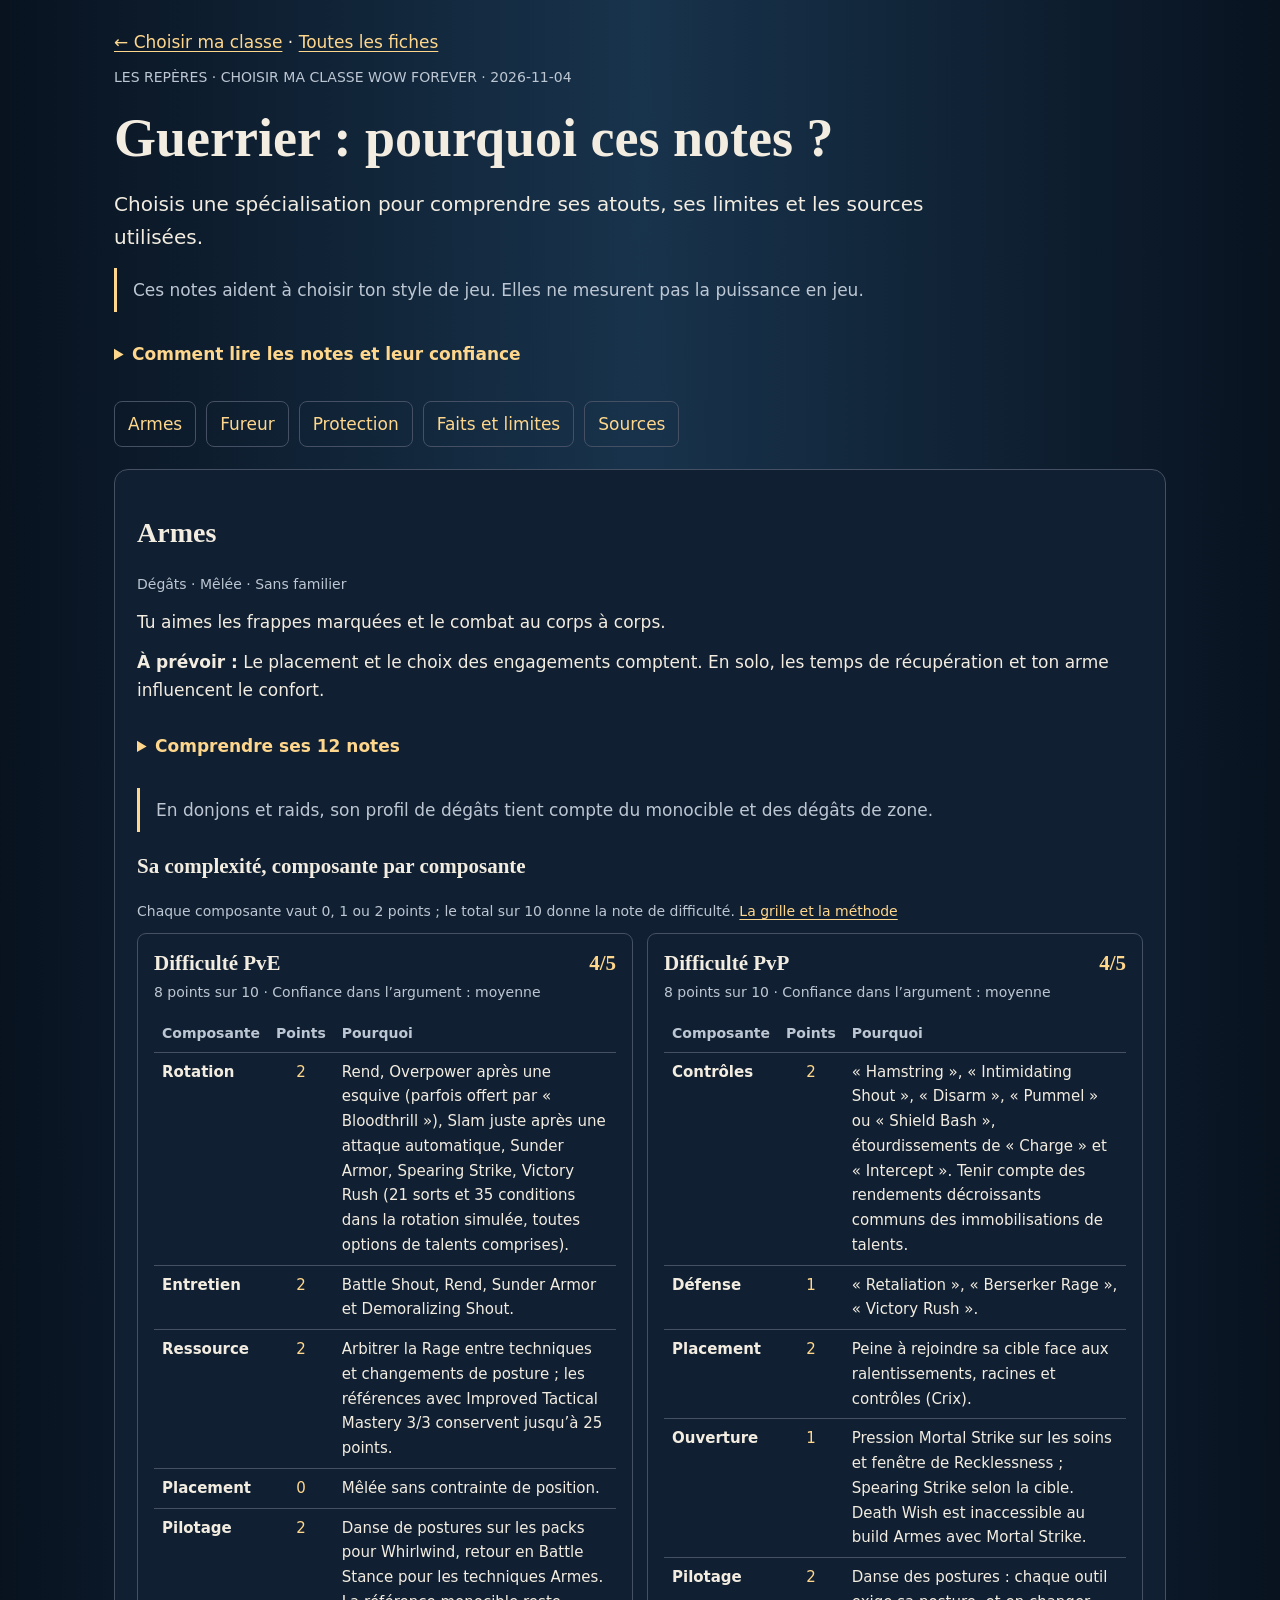
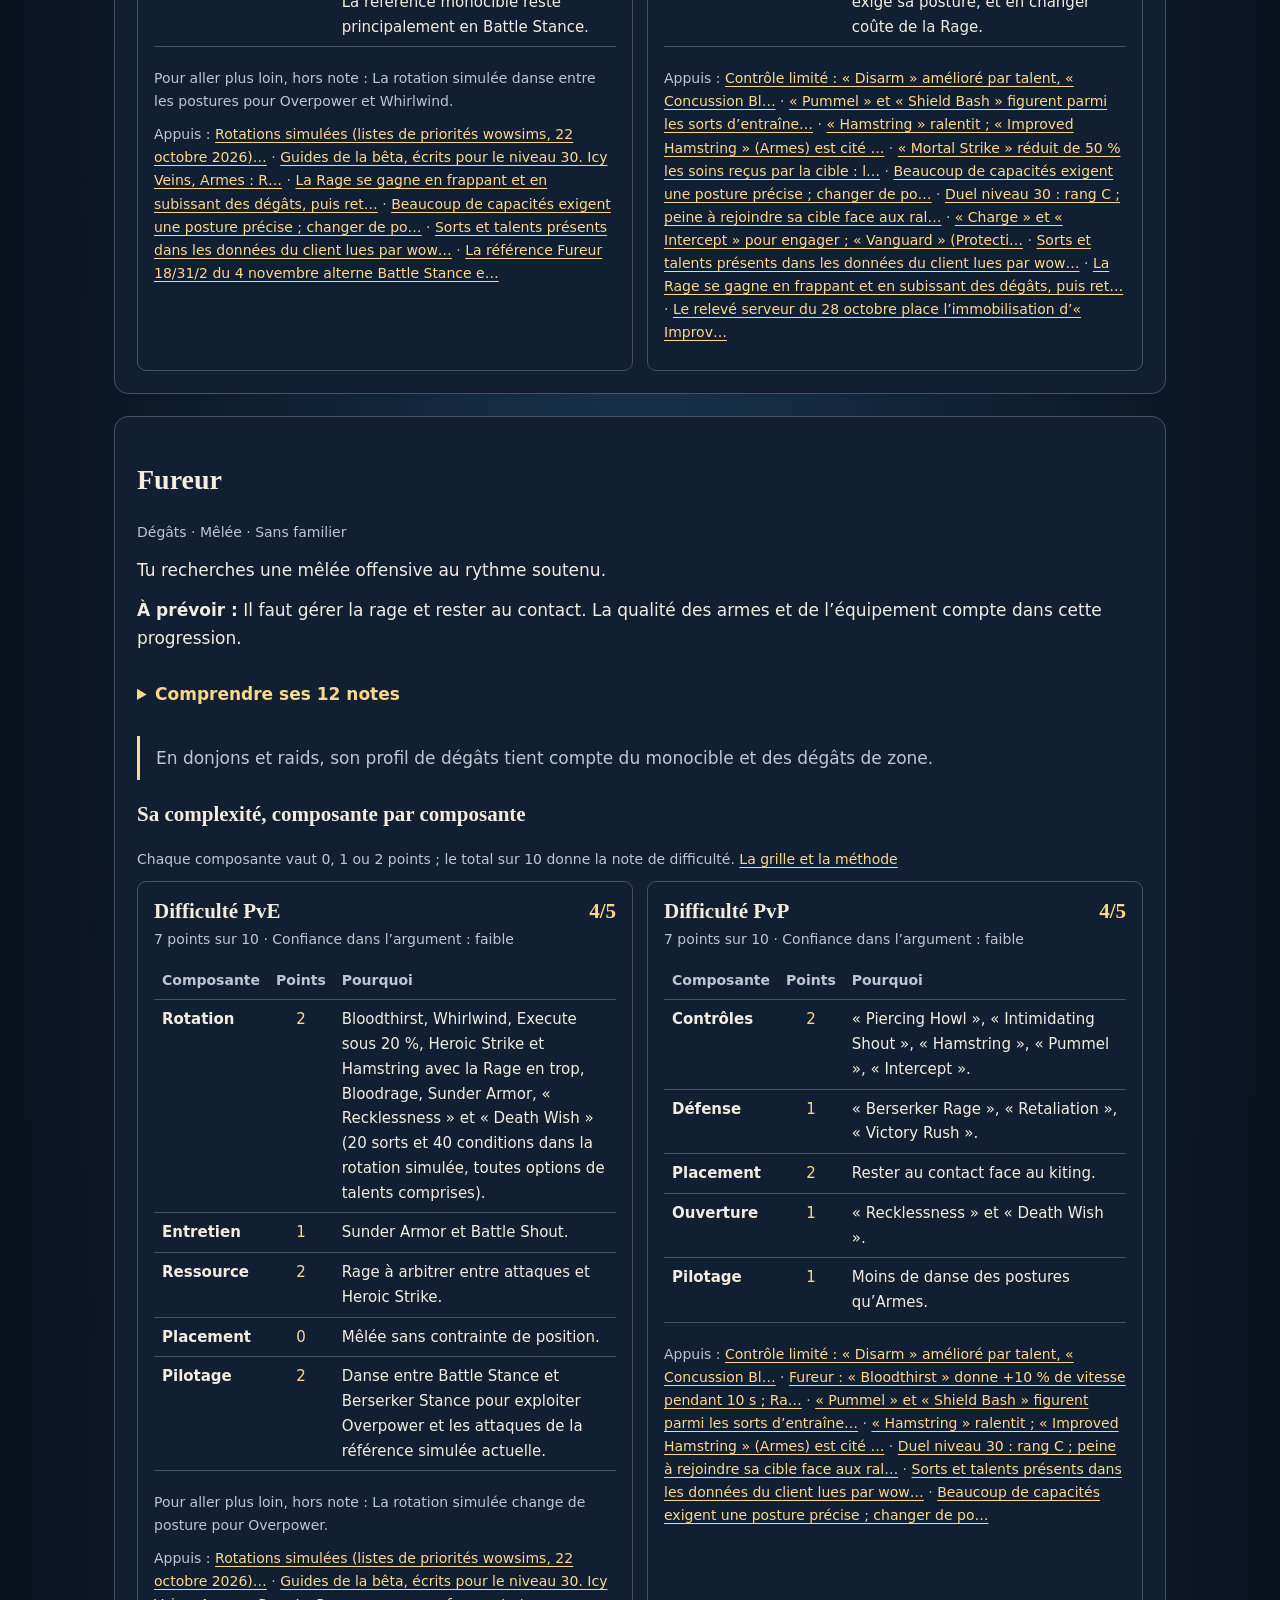
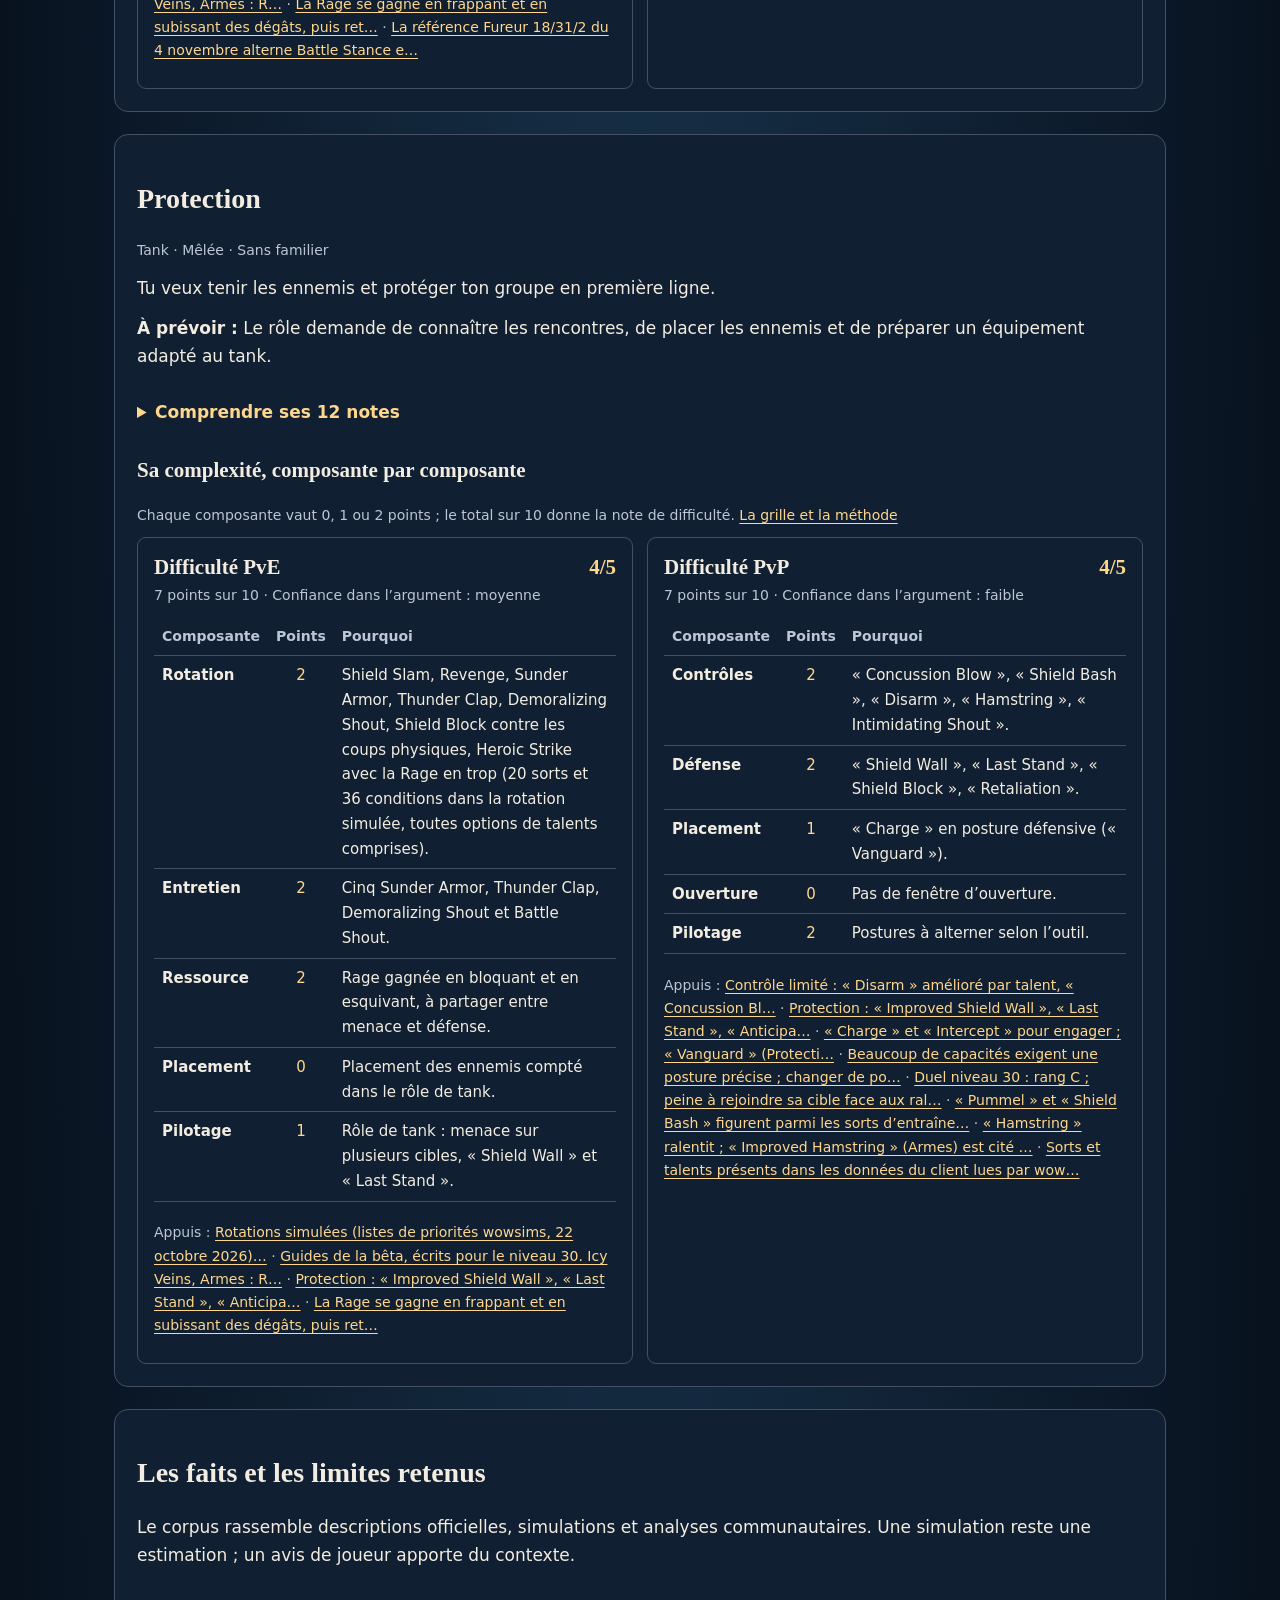
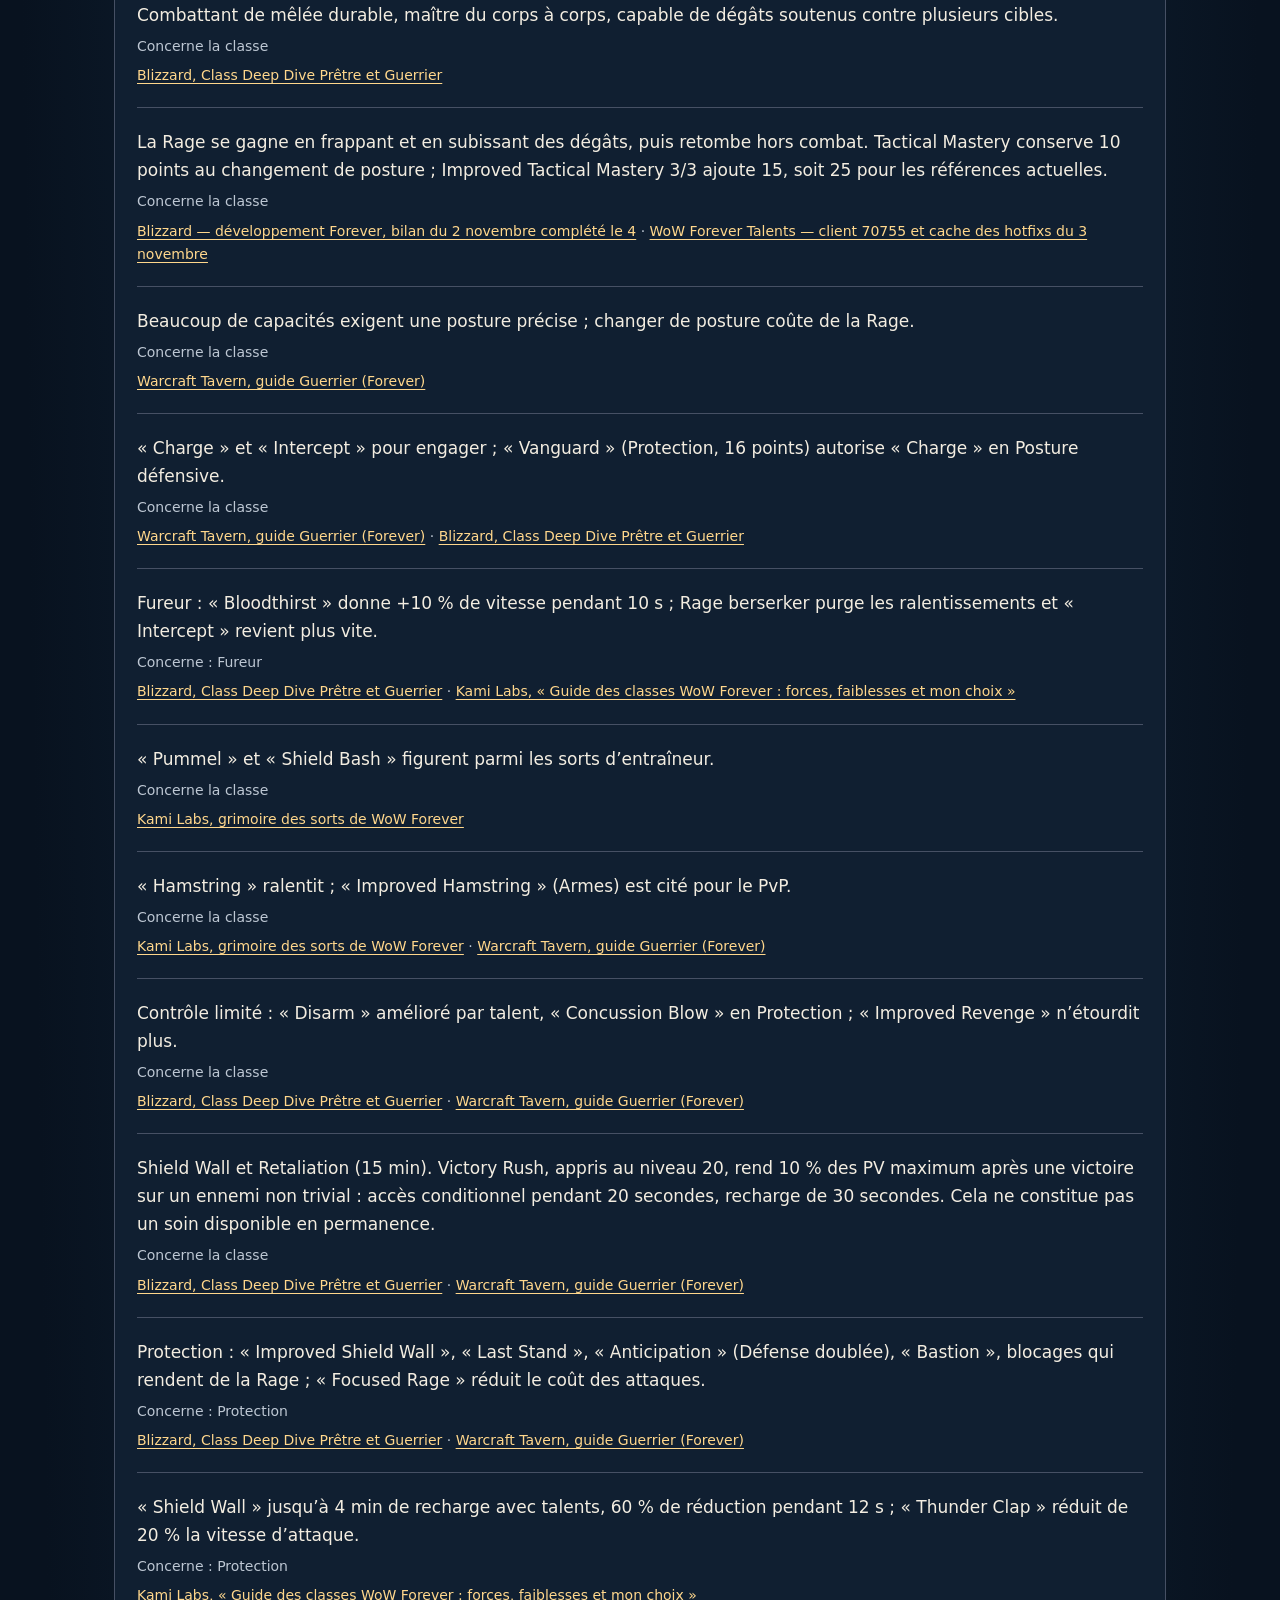
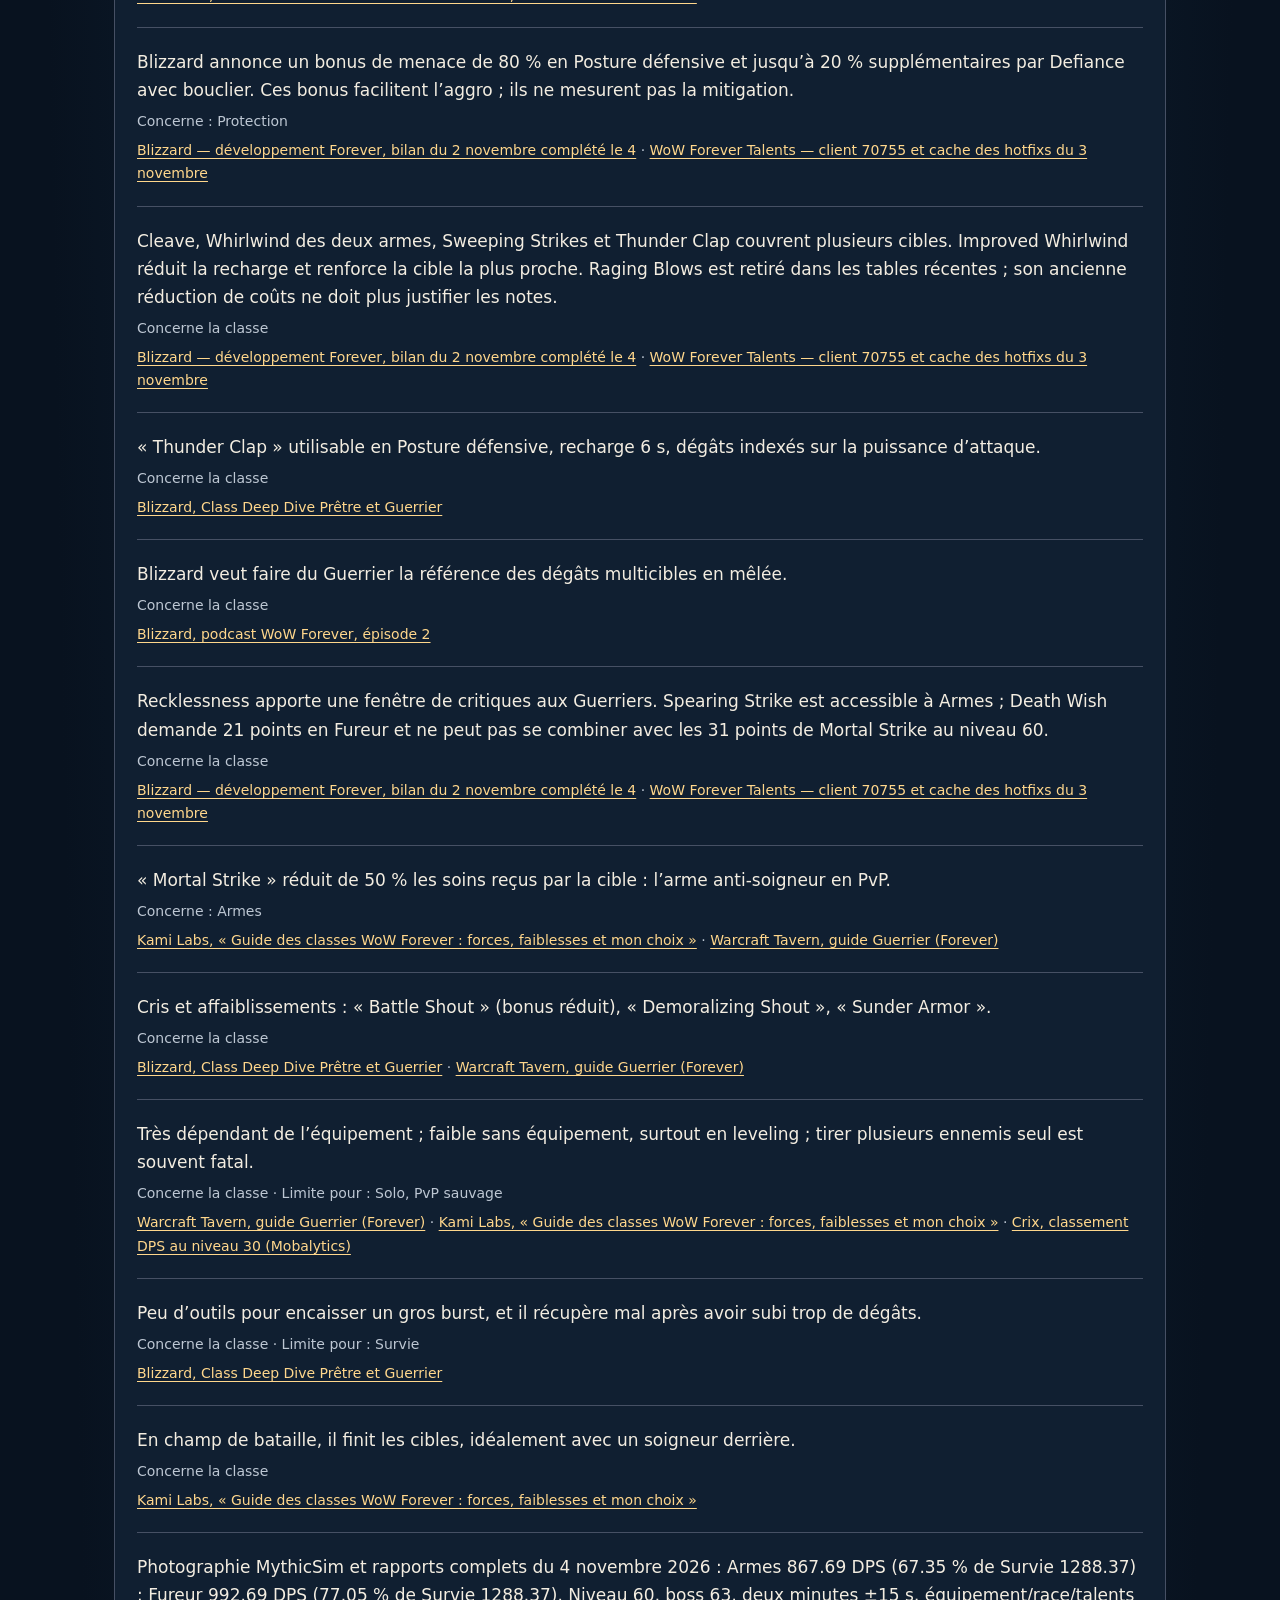
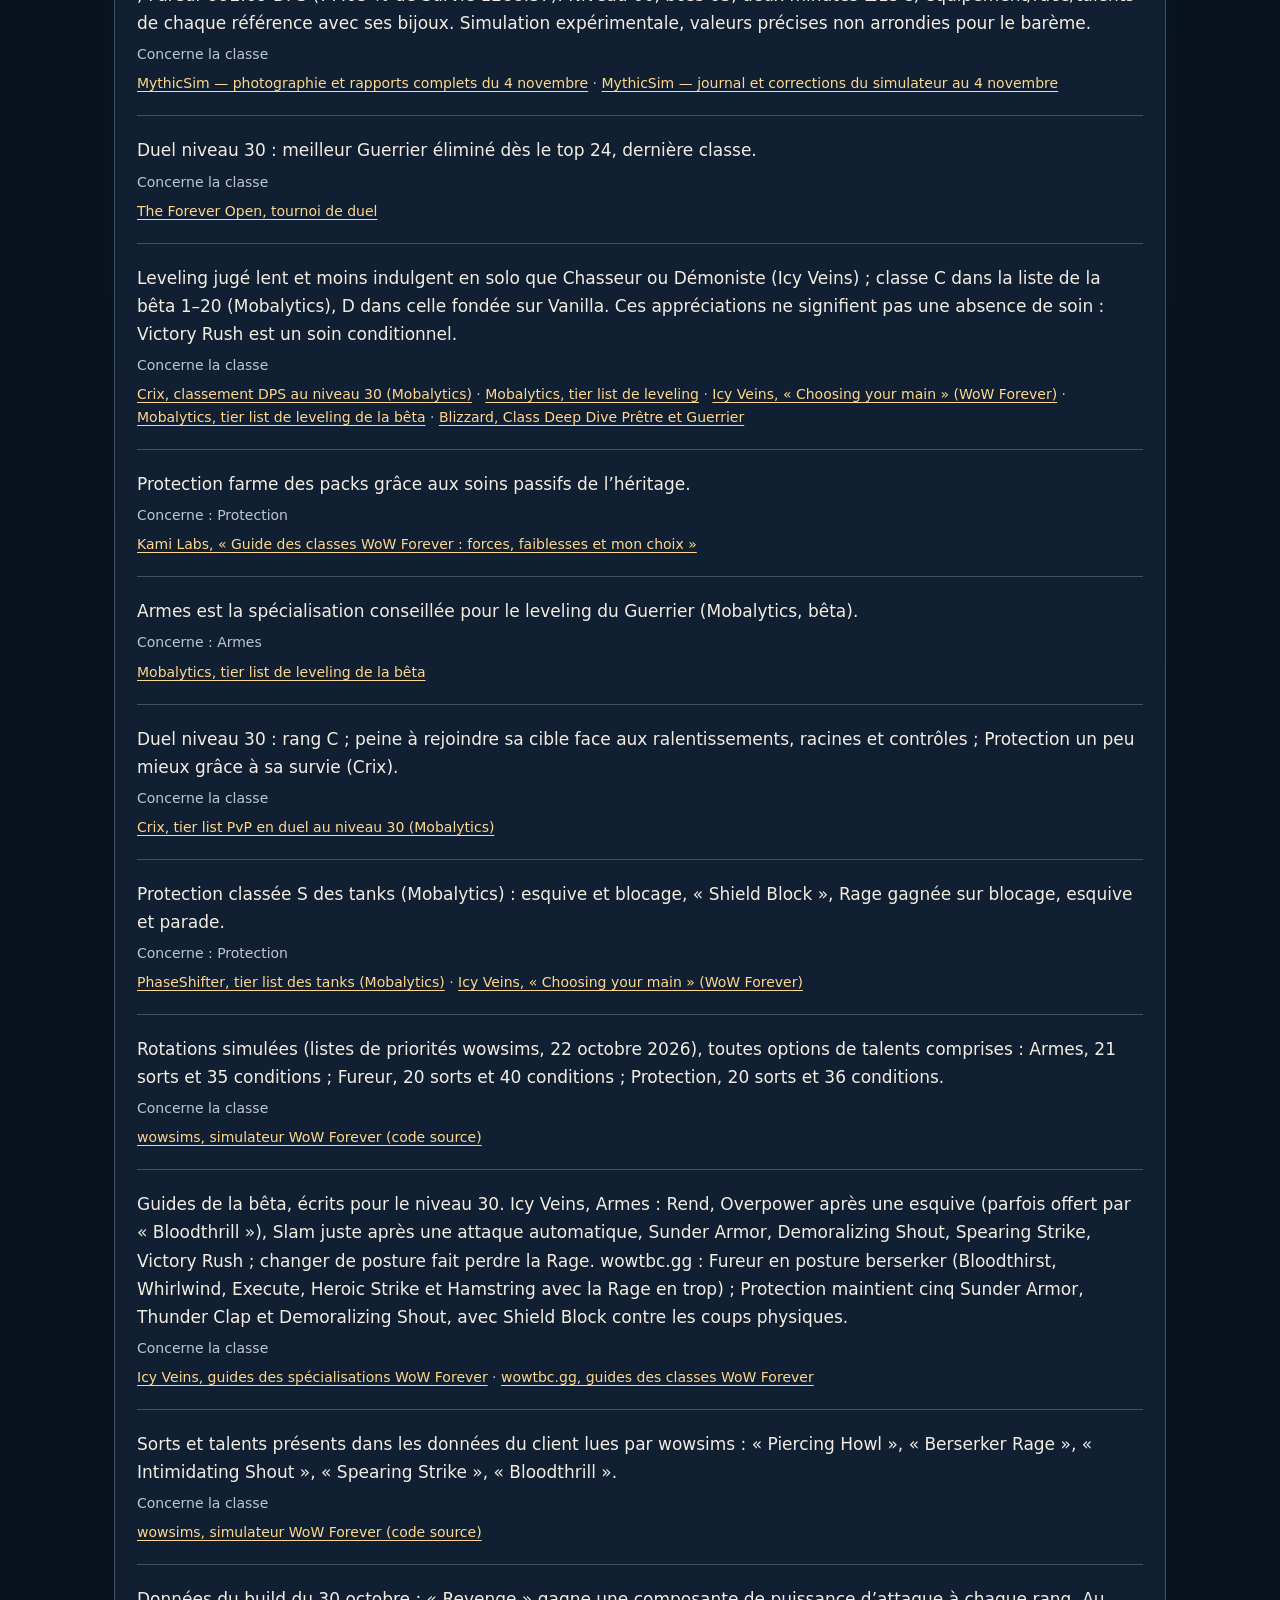
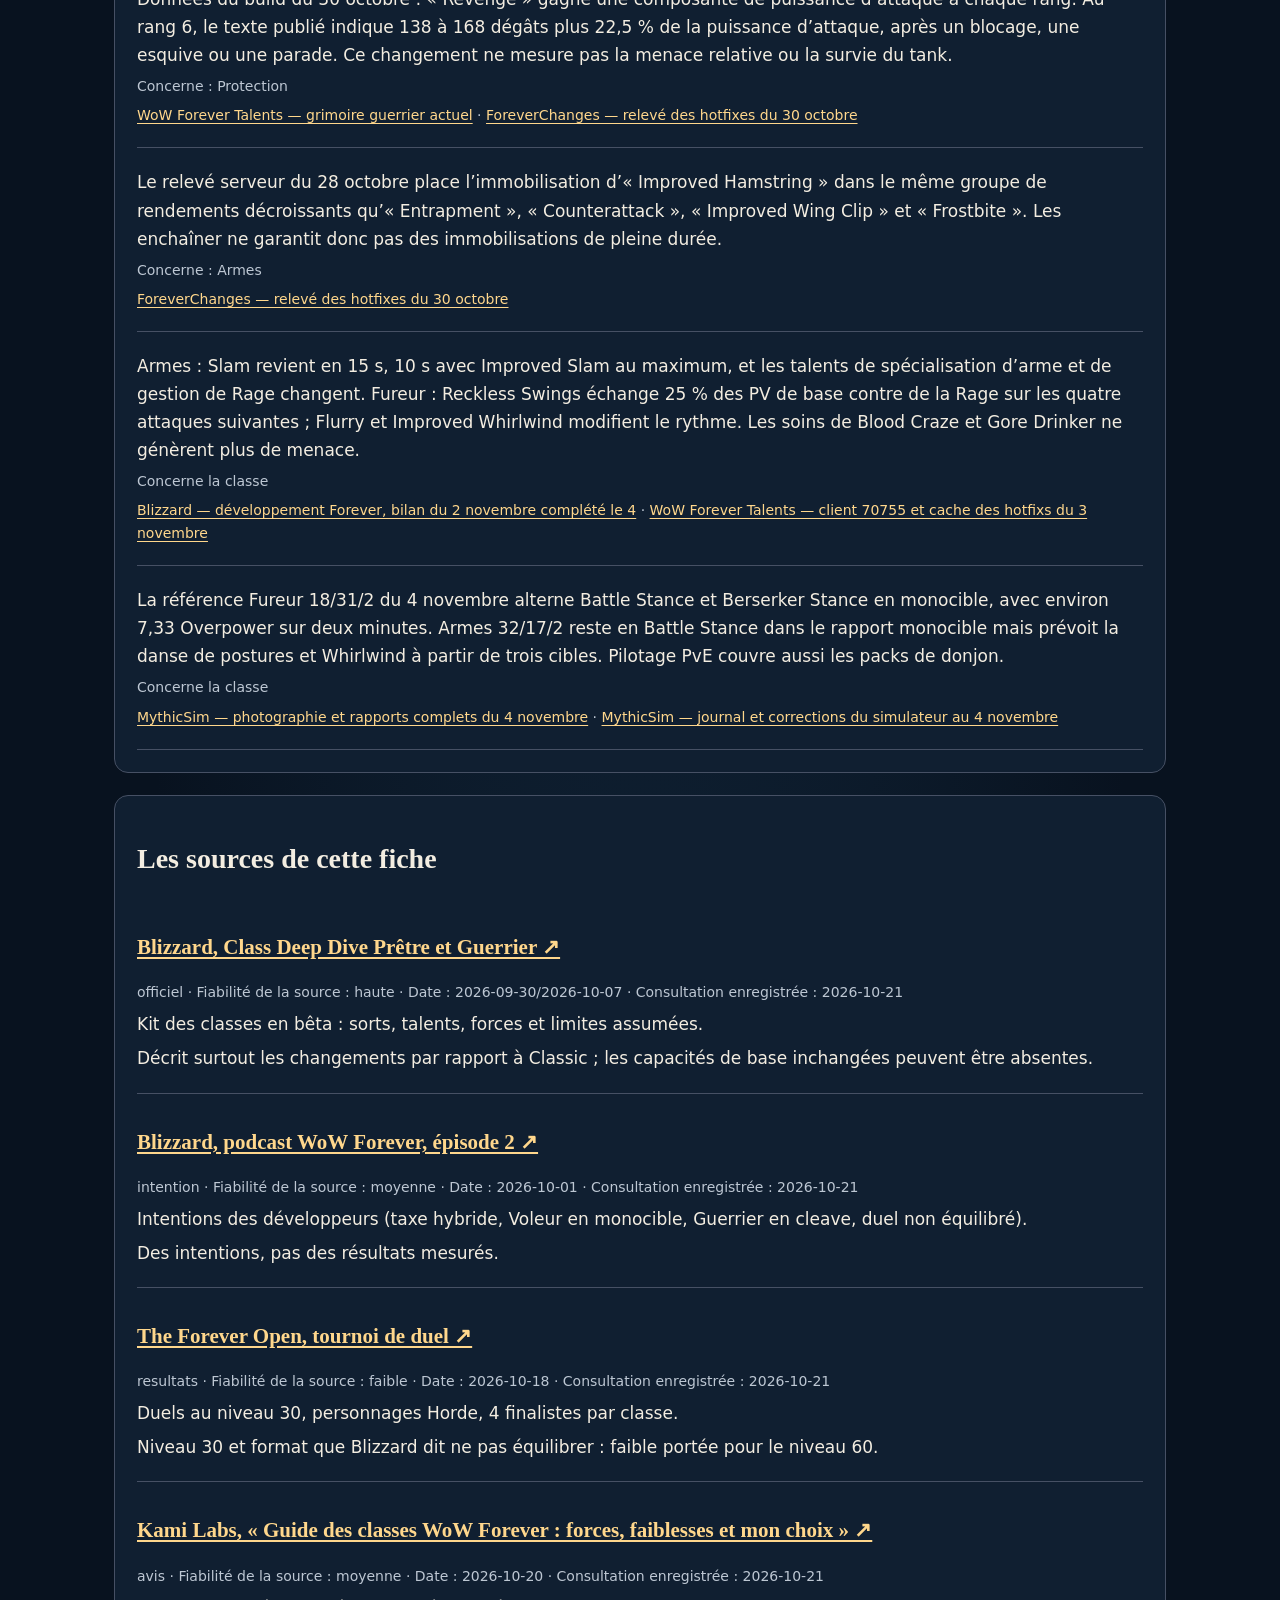
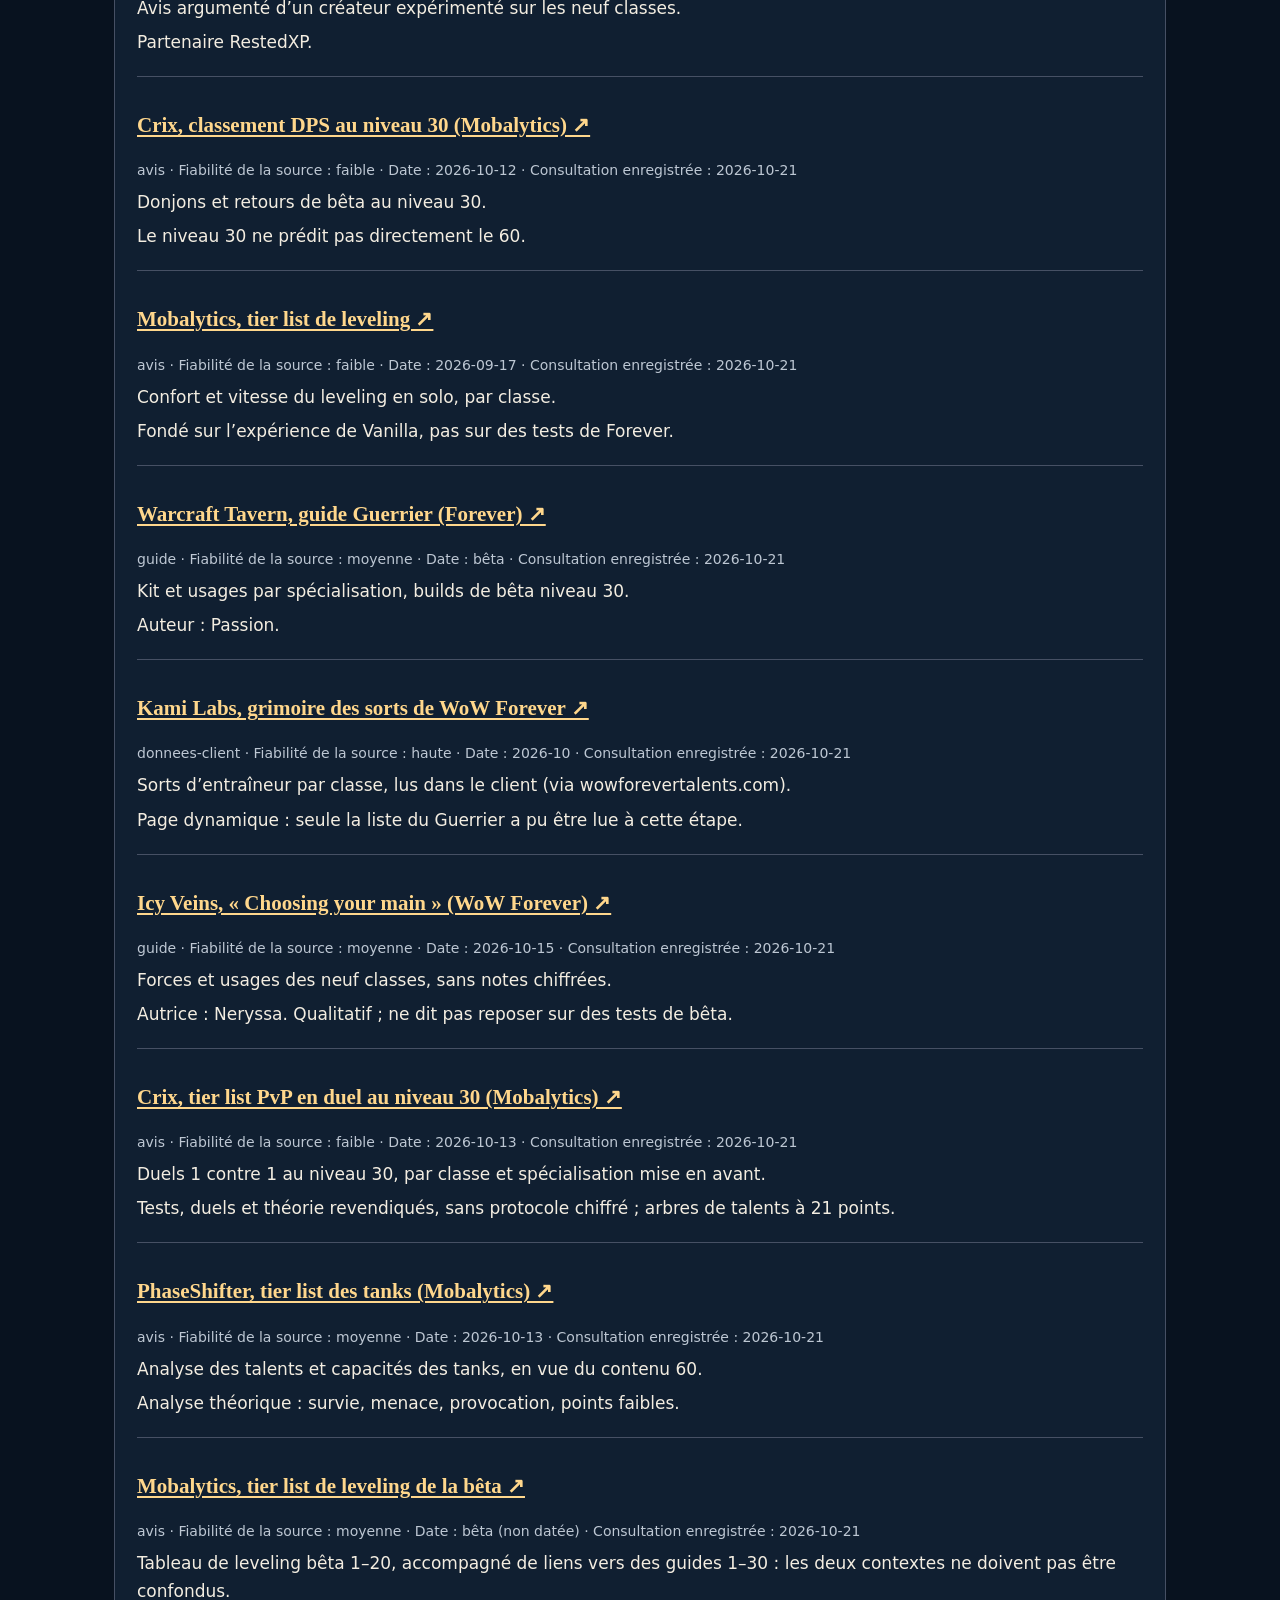
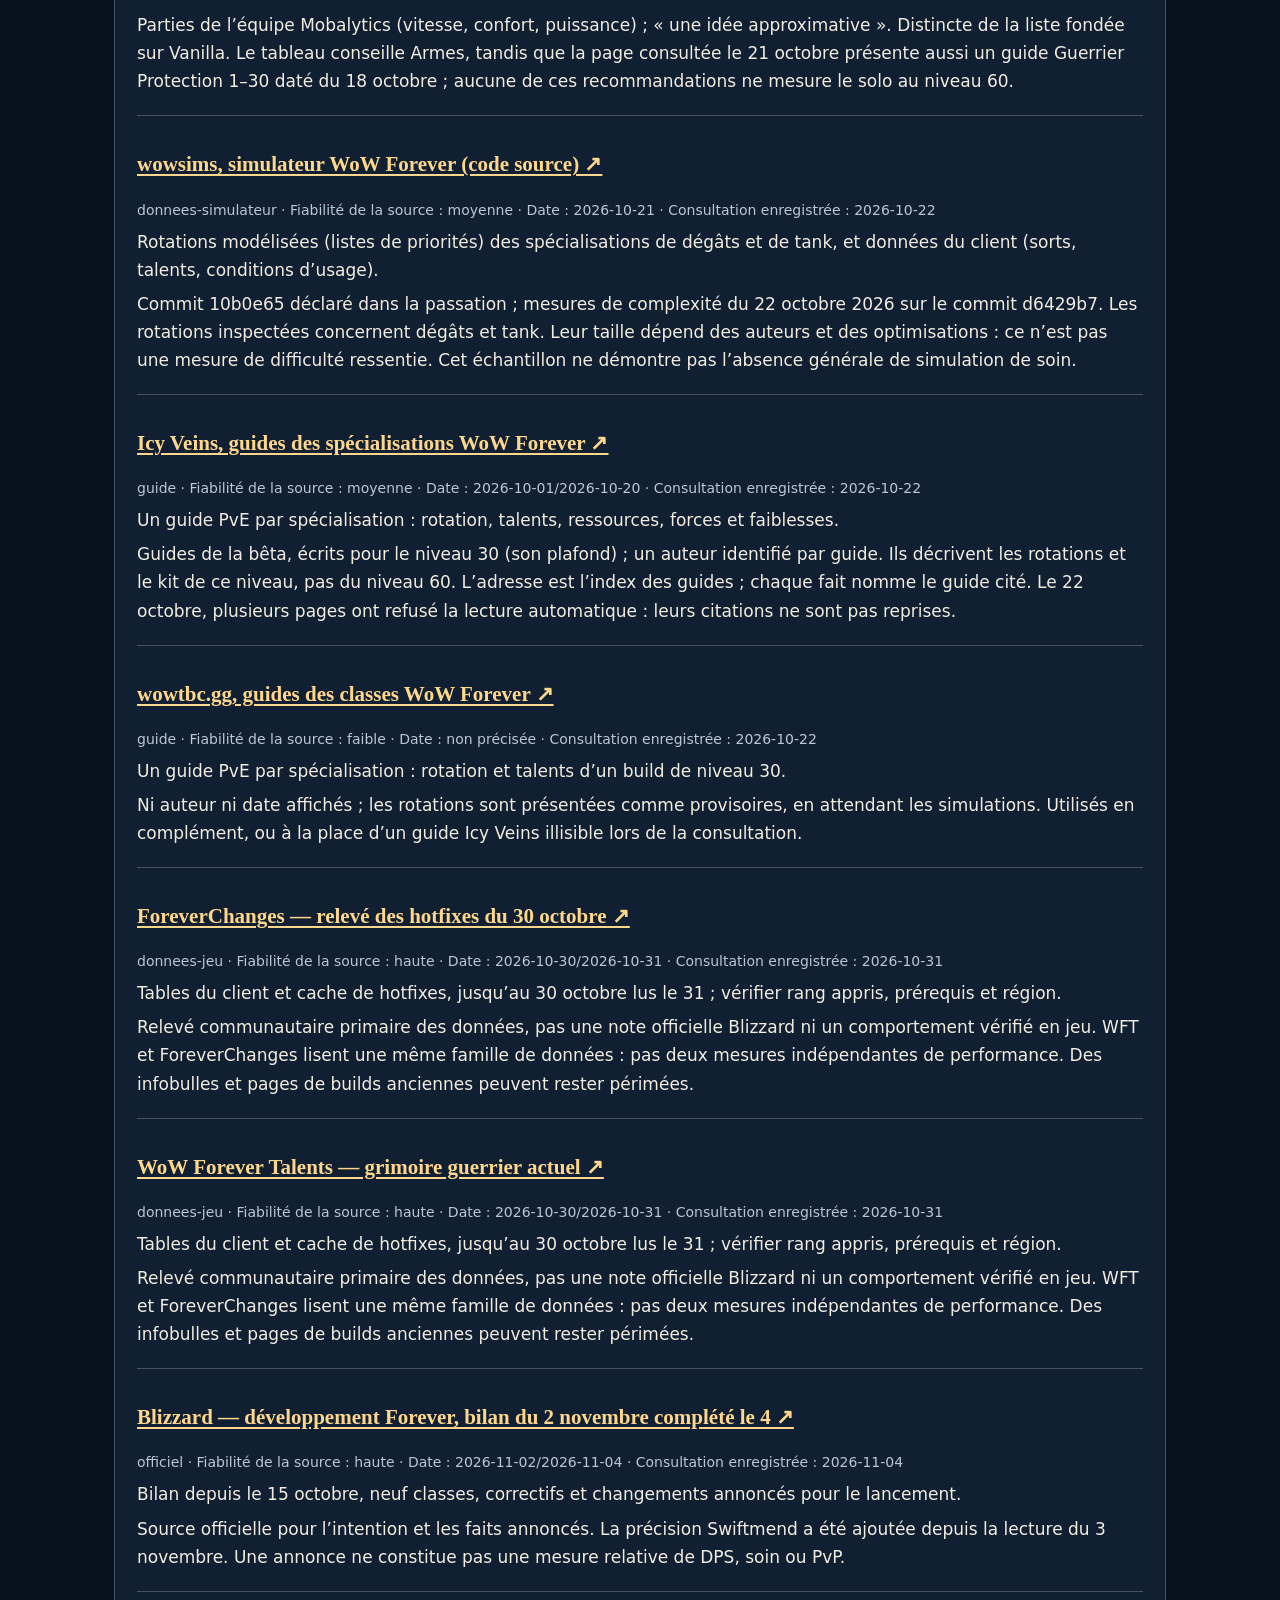
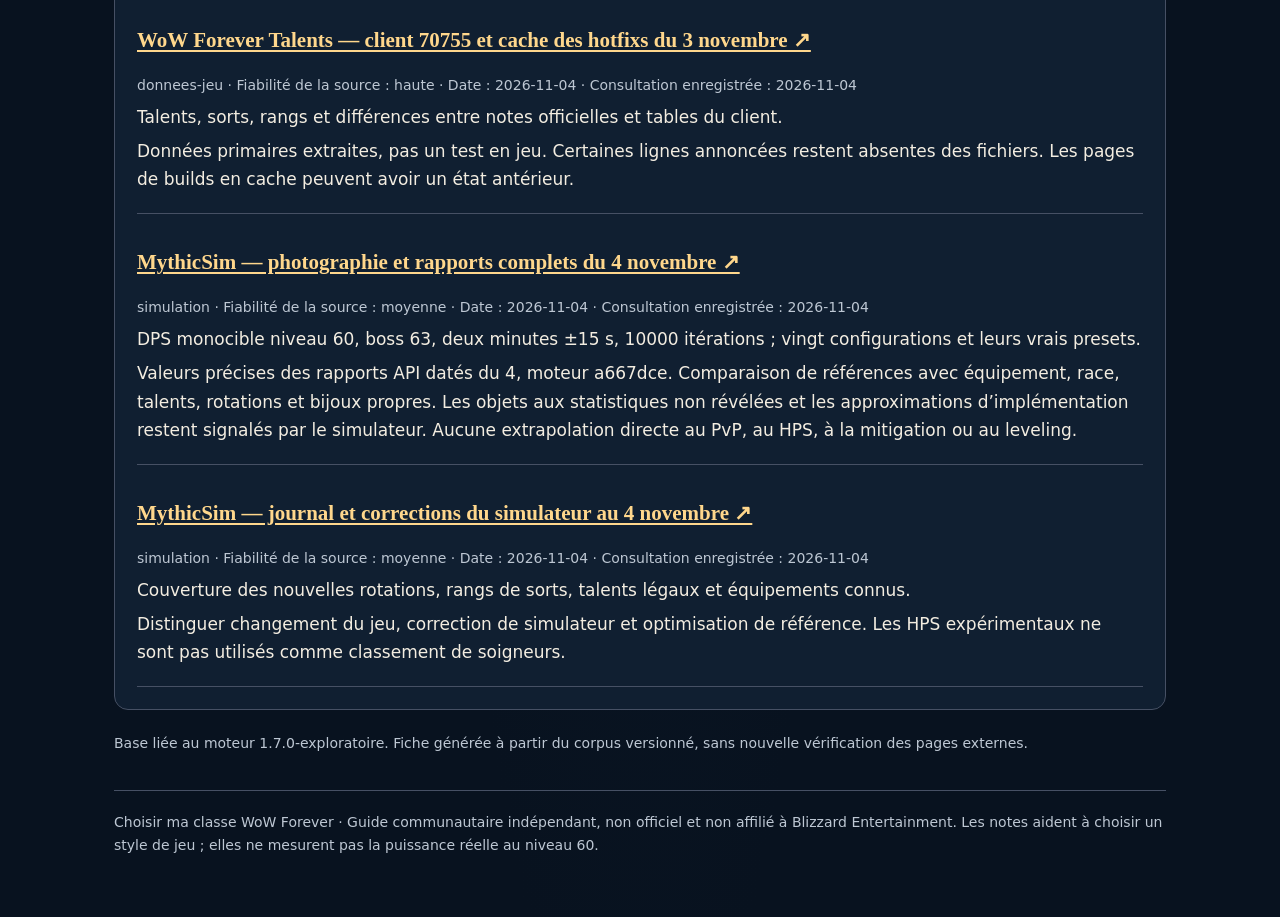
<file: fiches-sources/guerrier.html>
<!doctype html>
<html lang="fr"><head><meta charset="utf-8"><meta name="viewport" content="width=device-width,initial-scale=1"><title>Guerrier · Notes et sources · Choisir ma classe WoW Forever</title><style>:root{color-scheme:dark;--bg:#08121f;--panel:#101f31;--line:#465064;--text:#f3ede1;--muted:#bdc7d3;--gold:#ffd78c}
*{box-sizing:border-box}html{scroll-padding-top:20px}body{margin:0;background:radial-gradient(ellipse at top,#18334c,var(--bg) 650px);color:var(--text);font:17px/1.65 system-ui,sans-serif}main{max-width:1100px;margin:auto;padding:28px 24px 60px}a{color:var(--gold);text-underline-offset:3px;overflow-wrap:anywhere}a:hover{text-decoration-thickness:2px}a:focus-visible,summary:focus-visible{outline:3px solid var(--gold);outline-offset:5px}h1,h2,h3{line-height:1.25;font-family:Georgia,serif}h1{font-size:clamp(32px,6vw,54px);margin:16px 0}h2{font-size:28px}h3{font-size:21px}p{margin:.7em 0}.eyebrow,.meta{color:var(--muted);font-size:14px}.intro{font-size:20px;max-width:820px}.nav{display:flex;gap:10px;flex-wrap:wrap;margin:22px 0}.nav a{padding:8px 13px;border:1px solid var(--line);border-radius:8px;text-decoration:none}.panel,section.config{background:var(--panel);border:1px solid var(--line);border-radius:14px;padding:22px;margin:22px 0}.notice{border-left:3px solid var(--gold);padding:8px 16px;color:var(--muted)}details{margin:18px 0}summary{cursor:pointer;color:var(--gold);font-weight:600;padding:10px 0}.grid{display:grid;grid-template-columns:repeat(2,minmax(0,1fr));gap:14px}.note{padding:16px;border:1px solid var(--line);border-radius:9px;min-width:0}.note h3{display:flex;gap:12px;justify-content:space-between;margin:0}.value{color:var(--gold);white-space:nowrap}.confidence{display:inline-block;color:var(--muted);font-size:14px}.fact,.source{padding:14px 0;border-bottom:1px solid var(--line);scroll-margin-top:20px}.fact p,.source p{margin:6px 0}.flag{color:#ffe4b8}.skip{position:absolute;left:-9999px}.skip:focus{position:static}footer{border-top:1px solid var(--line);margin-top:35px;padding-top:20px;color:var(--muted);font-size:14px}table{width:100%;border-collapse:collapse;margin:10px 0;font-size:15px}th,td{text-align:left;vertical-align:top;padding:7px 8px;border-bottom:1px solid var(--line)}thead th{color:var(--muted);font-weight:600;font-size:14px}td.pts{color:var(--gold);white-space:nowrap;text-align:center;width:3.5em}.table{overflow-x:auto}@media(max-width:600px){table.cx thead,table.levels thead{display:none}table.cx tr{display:grid;grid-template-columns:1fr auto;gap:2px 12px;padding:8px 0;border-bottom:1px solid var(--line)}table.cx th,table.cx td,table.levels th,table.levels td{border:0;padding:0}table.cx td:last-child{grid-column:1/-1}table.levels tr{display:block;padding:8px 0;border-bottom:1px solid var(--line)}table.levels th,table.levels td{display:block;margin:3px 0}table.levels td::before{content:attr(data-label) ' : ';color:var(--muted)}}:target{outline:2px solid var(--gold);outline-offset:5px}@media(max-width:600px){main{padding:20px 15px 40px}.grid{grid-template-columns:1fr}.panel,section.config{padding:16px}.note{padding:13px}body{font-size:16px}}</style></head><body><a class="skip" href="#contenu">Aller au contenu</a><main id="contenu"><nav aria-label="Retour"><a href="../index.html#h-reco">← Choisir ma classe</a> · <a href="index.html">Toutes les fiches</a></nav><header><p class="eyebrow">LES REPÈRES · CHOISIR MA CLASSE WOW FOREVER · 2026-11-04</p><h1>Guerrier : pourquoi ces notes ?</h1><p class="intro">Choisis une spécialisation pour comprendre ses atouts, ses limites et les sources utilisées.</p></header><p class="notice">Ces notes aident à choisir ton style de jeu. Elles ne mesurent pas la puissance en jeu.</p><details><summary>Comment lire les notes et leur confiance</summary><p>Une capacité officielle ne prouve pas un 4/5 ou un 5/5. La confiance concerne la solidité de l’argument, pas la précision du chiffre.</p><p>État du corpus : 2026-11-04. Les changements de patch peuvent modifier ces repères. Plusieurs sites qui reprennent une même source ne constituent pas plusieurs confirmations.</p></details><nav class="nav" aria-label="Spécialisations"><a href="#guerrier-armes">Armes</a><a href="#guerrier-fureur">Fureur</a><a href="#guerrier-protection">Protection</a><a href="#faits">Faits et limites</a><a href="#sources">Sources</a></nav><section class="config" id="guerrier-armes"><h2>Armes</h2><p class="meta">Dégâts · Mêlée · Sans familier</p><p>Tu aimes les frappes marquées et le combat au corps à corps.</p><p><b>À prévoir :</b> Le placement et le choix des engagements comptent. En solo, les temps de récupération et ton arme influencent le confort.</p><details><summary>Comprendre ses 12 notes</summary><p class="meta">De 1 à 5 : plus la note est haute, plus ce point est marqué. Pour la difficulté, 5 signifie plus exigeant. Les notes ci-dessous précèdent les réglages de maîtrise et de certitude du questionnaire.</p><div class="grid"><article class="note" data-note="guerrier-armes/raid"><h3>DPS monocible (raid) <span class="value">3/5</span></h3><span class="confidence">Confiance dans l’argument : moyenne</span><p>Rapport MythicSim du 4 novembre, 867.686 DPS, soit 67.348 % de la référence Survie à 1288.369. Barème 86/72/55 appliqué aux valeurs non arrondies. Équipement, race et rotation propres au preset ; résultat simulé provisoire.</p><p class="meta">Appuis : <a href="#fait-g-sim">Photographie MythicSim et rapports complets du 4 novembre 2026 : …</a> · <a href="#fait-g-postures-20261104">La référence Fureur 18/31/2 du 4 novembre alterne Battle Stance e…</a></p></article><article class="note" data-note="guerrier-armes/bg"><h3>Champs de bataille <span class="value">4/5</span></h3><span class="confidence">Confiance dans l’argument : moyenne</span><p>Finisseur en champ de bataille, idéalement avec un soigneur derrière ; « Mortal Strike » coupe la moitié des soins de la cible.</p><p class="meta">Appuis : <a href="#fait-g-bg">En champ de bataille, il finit les cibles, idéalement avec un soi…</a> · <a href="#fait-g-mortal">« Mortal Strike » réduit de 50 % les soins reçus par la cible : l…</a> · <a href="#fait-g-equipement">Très dépendant de l’équipement ; faible sans équipement, surtout …</a></p></article><article class="note" data-note="guerrier-armes/world"><h3>PvP sauvage <span class="value">3/5</span></h3><span class="confidence">Confiance dans l’argument : moyenne</span><p>Seul, il manque de soins et d’échappatoires et peine à rejoindre sa cible : dernière classe du tournoi de duel niveau 30 et rang C chez Crix.</p><p class="meta">Appuis : <a href="#fait-g-equipement">Très dépendant de l’équipement ; faible sans équipement, surtout …</a> · <a href="#fait-g-limite-burst">Peu d’outils pour encaisser un gros burst, et il récupère mal apr…</a> · <a href="#fait-g-mortal">« Mortal Strike » réduit de 50 % les soins reçus par la cible : l…</a> · <a href="#fait-g-tournoi">Duel niveau 30 : meilleur Guerrier éliminé dès le top 24, dernièr…</a> · <a href="#fait-g-pvp-duel">Duel niveau 30 : rang C ; peine à rejoindre sa cible face aux ral…</a></p></article><article class="note" data-note="guerrier-armes/solo"><h3>Solo <span class="value">2/5</span></h3><span class="confidence">Confiance dans l’argument : faible</span><p>Armes est conseillé dans le tableau Mobalytics limité à la bêta 1–20 ; la même page renvoie aussi à un guide Protection 1–30. Ces contextes ne suffisent pas à départager le solo niveau 60. Victory Rush apporte un soin conditionnel.</p><p class="meta">Appuis : <a href="#fait-g-leveling">Leveling jugé lent et moins indulgent en solo que Chasseur ou Dém…</a> · <a href="#fait-g-equipement">Très dépendant de l’équipement ; faible sans équipement, surtout …</a> · <a href="#fait-g-leveling-armes">Armes est la spécialisation conseillée pour le leveling du Guerri…</a> · <a href="#fait-g-defense">Shield Wall et Retaliation (15 min). Victory Rush, appris au nive…</a></p><p class="flag">À revoir : Armes est la spécialisation conseillée pour le leveling du Guerrier (Mobalytics, bêta), alors qu’elle est notée sous Fureur (3) sans source qui les sépare.</p></article><article class="note" data-note="guerrier-armes/burst"><h3>Burst <span class="value">4/5</span></h3><span class="confidence">Confiance dans l’argument : moyenne</span><p>Fenêtre de Recklessness et attaques lourdes à deux mains avec Mortal Strike, Overpower et Spearing Strike. Le bonus de Spearing Strike dépend du type de cible, et Execute exige une cible en fin de vie. Death Wish exige trop de points en Fureur pour être combiné à Mortal Strike.</p><p class="meta">Appuis : <a href="#fait-g-burst">Recklessness apporte une fenêtre de critiques aux Guerriers. Spea…</a> · <a href="#fait-g-mortal">« Mortal Strike » réduit de 50 % les soins reçus par la cible : l…</a> · <a href="#fait-g-lancement-20261104">Armes : Slam revient en 15 s, 10 s avec Improved Slam au maximum,…</a></p></article><article class="note" data-note="guerrier-armes/zone"><h3>Dégâts de zone <span class="value">4/5</span></h3><span class="confidence">Confiance dans l’argument : moyenne</span><p>« Cleave », « Whirlwind », « Sweeping Strikes » et « Thunder Clap » ; Blizzard veut le Guerrier en référence du multicible de mêlée.</p><p class="meta">Appuis : <a href="#fait-g-zone">Cleave, Whirlwind des deux armes, Sweeping Strikes et Thunder Cla…</a> · <a href="#fait-g-thunder">« Thunder Clap » utilisable en Posture défensive, recharge 6 s, d…</a> · <a href="#fait-g-cleave">Blizzard veut faire du Guerrier la référence des dégâts multicibl…</a></p></article><article class="note" data-note="guerrier-armes/ctrl"><h3>Contrôle <span class="value">3/5</span></h3><span class="confidence">Confiance dans l’argument : moyenne</span><p>« Pummel », « Hamstring » amélioré pour le PvP et « Disarm » amélioré : gêne réelle, peu de contrôle dur. L’immobilisation d’Improved Hamstring partage désormais les rendements décroissants des autres immobilisations de talents relevées le 28 octobre.</p><p class="meta">Appuis : <a href="#fait-g-interruption">« Pummel » et « Shield Bash » figurent parmi les sorts d’entraîne…</a> · <a href="#fait-g-ralentissement">« Hamstring » ralentit ; « Improved Hamstring » (Armes) est cité …</a> · <a href="#fait-g-controle">Contrôle limité : « Disarm » amélioré par talent, « Concussion Bl…</a> · <a href="#fait-g-dr-28-oct">Le relevé serveur du 28 octobre place l’immobilisation d’« Improv…</a></p></article><article class="note" data-note="guerrier-armes/surv"><h3>Survie <span class="value">3/5</span></h3><span class="confidence">Confiance dans l’argument : moyenne</span><p>Plaques, « Shield Wall » et « Retaliation » (15 min), « Victory Rush » ; peu d’outils contre un gros burst. Revue du 4 : les soins passifs et les dépenses de vie de Reckless Swings sont contextualisés ; aucun nouveau bonus de menace ne sert à relever la survie.</p><p class="meta">Appuis : <a href="#fait-g-defense">Shield Wall et Retaliation (15 min). Victory Rush, appris au nive…</a> · <a href="#fait-g-limite-burst">Peu d’outils pour encaisser un gros burst, et il récupère mal apr…</a> · <a href="#fait-g-lancement-20261104">Armes : Slam revient en 15 s, 10 s avec Improved Slam au maximum,…</a></p></article><article class="note" data-note="guerrier-armes/mob"><h3>Mobilité <span class="value">4/5</span></h3><span class="confidence">Confiance dans l’argument : moyenne</span><p>« Charge » et « Intercept » pour engager et poursuivre ; aucune échappatoire.</p><p class="meta">Appuis : <a href="#fait-g-mobilite">« Charge » et « Intercept » pour engager ; « Vanguard » (Protecti…</a></p></article><article class="note" data-note="guerrier-armes/support"><h3>Soutien <span class="value">2/5</span></h3><span class="confidence">Confiance dans l’argument : moyenne</span><p>Cris et affaiblissements (« Battle Shout » réduit, « Demoralizing Shout », « Sunder Armor ») ; ni soin ni dissipation.</p><p class="meta">Appuis : <a href="#fait-g-soutien">Cris et affaiblissements : « Battle Shout » (bonus réduit), « Dem…</a></p></article><article class="note" data-note="guerrier-armes/charge_pve"><h3>Difficulté PvE <span class="value">4/5</span></h3><span class="confidence">Confiance dans l’argument : moyenne</span><p>8 points sur 10 : rotation, Rage et danse de postures de la référence évaluée. La note inclut les décisions de changement de posture nécessaires à cette rotation.</p><p class="meta">Appuis : <a href="#fait-g-rotation">Rotations simulées (listes de priorités wowsims, 22 octobre 2026)…</a> · <a href="#fait-g-guides">Guides de la bêta, écrits pour le niveau 30. Icy Veins, Armes : R…</a> · <a href="#fait-g-rage">La Rage se gagne en frappant et en subissant des dégâts, puis ret…</a> · <a href="#fait-g-postures">Beaucoup de capacités exigent une posture précise ; changer de po…</a> · <a href="#fait-g-sorts-client">Sorts et talents présents dans les données du client lues par wow…</a> · <a href="#fait-g-postures-20261104">La référence Fureur 18/31/2 du 4 novembre alterne Battle Stance e…</a></p></article><article class="note" data-note="guerrier-armes/charge_pvp"><h3>Difficulté PvP <span class="value">4/5</span></h3><span class="confidence">Confiance dans l’argument : moyenne</span><p>8 points sur 10 sur la grille de complexité : les contrôles, le placement et le pilotage pèsent beaucoup ; la défense et l’ouverture, un peu.</p><p class="meta">Appuis : <a href="#fait-g-controle">Contrôle limité : « Disarm » amélioré par talent, « Concussion Bl…</a> · <a href="#fait-g-interruption">« Pummel » et « Shield Bash » figurent parmi les sorts d’entraîne…</a> · <a href="#fait-g-ralentissement">« Hamstring » ralentit ; « Improved Hamstring » (Armes) est cité …</a> · <a href="#fait-g-mortal">« Mortal Strike » réduit de 50 % les soins reçus par la cible : l…</a> · <a href="#fait-g-postures">Beaucoup de capacités exigent une posture précise ; changer de po…</a> · <a href="#fait-g-pvp-duel">Duel niveau 30 : rang C ; peine à rejoindre sa cible face aux ral…</a> · <a href="#fait-g-mobilite">« Charge » et « Intercept » pour engager ; « Vanguard » (Protecti…</a> · <a href="#fait-g-sorts-client">Sorts et talents présents dans les données du client lues par wow…</a> · <a href="#fait-g-rage">La Rage se gagne en frappant et en subissant des dégâts, puis ret…</a> · <a href="#fait-g-dr-28-oct">Le relevé serveur du 28 octobre place l’immobilisation d’« Improv…</a></p></article></div></details><p class="notice" data-pve-profile="guerrier-armes">En donjons et raids, son profil de dégâts tient compte du monocible et des dégâts de zone.</p><section class="complexity" id="guerrier-armes-complexite"><h3>Sa complexité, composante par composante</h3><p class="meta">Chaque composante vaut 0, 1 ou 2 points ; le total sur 10 donne la note de difficulté. <a href="complexite.html#grille">La grille et la méthode</a></p><div class="grid"><article class="note" data-complexite="guerrier-armes/pve"><h3>Difficulté PvE <span class="value">4/5</span></h3><span class="confidence">8 points sur 10 · Confiance dans l’argument : moyenne</span><div class="table"><table class="cx"><thead><tr><th scope="col">Composante</th><th scope="col">Points</th><th scope="col">Pourquoi</th></tr></thead><tbody><tr><th scope="row">Rotation</th><td class="pts">2</td><td>Rend, Overpower après une esquive (parfois offert par « Bloodthrill »), Slam juste après une attaque automatique, Sunder Armor, Spearing Strike, Victory Rush (21 sorts et 35 conditions dans la rotation simulée, toutes options de talents comprises).</td></tr><tr><th scope="row">Entretien</th><td class="pts">2</td><td>Battle Shout, Rend, Sunder Armor et Demoralizing Shout.</td></tr><tr><th scope="row">Ressource</th><td class="pts">2</td><td>Arbitrer la Rage entre techniques et changements de posture ; les références avec Improved Tactical Mastery 3/3 conservent jusqu’à 25 points.</td></tr><tr><th scope="row">Placement</th><td class="pts">0</td><td>Mêlée sans contrainte de position.</td></tr><tr><th scope="row">Pilotage</th><td class="pts">2</td><td>Danse de postures sur les packs pour Whirlwind, retour en Battle Stance pour les techniques Armes. La référence monocible reste principalement en Battle Stance.</td></tr></tbody></table></div><p class="meta">Pour aller plus loin, hors note : La rotation simulée danse entre les postures pour Overpower et Whirlwind.</p><p class="meta">Appuis : <a href="#fait-g-rotation">Rotations simulées (listes de priorités wowsims, 22 octobre 2026)…</a> · <a href="#fait-g-guides">Guides de la bêta, écrits pour le niveau 30. Icy Veins, Armes : R…</a> · <a href="#fait-g-rage">La Rage se gagne en frappant et en subissant des dégâts, puis ret…</a> · <a href="#fait-g-postures">Beaucoup de capacités exigent une posture précise ; changer de po…</a> · <a href="#fait-g-sorts-client">Sorts et talents présents dans les données du client lues par wow…</a> · <a href="#fait-g-postures-20261104">La référence Fureur 18/31/2 du 4 novembre alterne Battle Stance e…</a></p></article><article class="note" data-complexite="guerrier-armes/pvp"><h3>Difficulté PvP <span class="value">4/5</span></h3><span class="confidence">8 points sur 10 · Confiance dans l’argument : moyenne</span><div class="table"><table class="cx"><thead><tr><th scope="col">Composante</th><th scope="col">Points</th><th scope="col">Pourquoi</th></tr></thead><tbody><tr><th scope="row">Contrôles</th><td class="pts">2</td><td>« Hamstring », « Intimidating Shout », « Disarm », « Pummel » ou « Shield Bash », étourdissements de « Charge » et « Intercept ». Tenir compte des rendements décroissants communs des immobilisations de talents.</td></tr><tr><th scope="row">Défense</th><td class="pts">1</td><td>« Retaliation », « Berserker Rage », « Victory Rush ».</td></tr><tr><th scope="row">Placement</th><td class="pts">2</td><td>Peine à rejoindre sa cible face aux ralentissements, racines et contrôles (Crix).</td></tr><tr><th scope="row">Ouverture</th><td class="pts">1</td><td>Pression Mortal Strike sur les soins et fenêtre de Recklessness ; Spearing Strike selon la cible. Death Wish est inaccessible au build Armes avec Mortal Strike.</td></tr><tr><th scope="row">Pilotage</th><td class="pts">2</td><td>Danse des postures : chaque outil exige sa posture, et en changer coûte de la Rage.</td></tr></tbody></table></div><p class="meta">Appuis : <a href="#fait-g-controle">Contrôle limité : « Disarm » amélioré par talent, « Concussion Bl…</a> · <a href="#fait-g-interruption">« Pummel » et « Shield Bash » figurent parmi les sorts d’entraîne…</a> · <a href="#fait-g-ralentissement">« Hamstring » ralentit ; « Improved Hamstring » (Armes) est cité …</a> · <a href="#fait-g-mortal">« Mortal Strike » réduit de 50 % les soins reçus par la cible : l…</a> · <a href="#fait-g-postures">Beaucoup de capacités exigent une posture précise ; changer de po…</a> · <a href="#fait-g-pvp-duel">Duel niveau 30 : rang C ; peine à rejoindre sa cible face aux ral…</a> · <a href="#fait-g-mobilite">« Charge » et « Intercept » pour engager ; « Vanguard » (Protecti…</a> · <a href="#fait-g-sorts-client">Sorts et talents présents dans les données du client lues par wow…</a> · <a href="#fait-g-rage">La Rage se gagne en frappant et en subissant des dégâts, puis ret…</a> · <a href="#fait-g-dr-28-oct">Le relevé serveur du 28 octobre place l’immobilisation d’« Improv…</a></p></article></div></section></section><section class="config" id="guerrier-fureur"><h2>Fureur</h2><p class="meta">Dégâts · Mêlée · Sans familier</p><p>Tu recherches une mêlée offensive au rythme soutenu.</p><p><b>À prévoir :</b> Il faut gérer la rage et rester au contact. La qualité des armes et de l’équipement compte dans cette progression.</p><details><summary>Comprendre ses 12 notes</summary><p class="meta">De 1 à 5 : plus la note est haute, plus ce point est marqué. Pour la difficulté, 5 signifie plus exigeant. Les notes ci-dessous précèdent les réglages de maîtrise et de certitude du questionnaire.</p><div class="grid"><article class="note" data-note="guerrier-fureur/raid"><h3>DPS monocible (raid) <span class="value">4/5</span></h3><span class="confidence">Confiance dans l’argument : moyenne</span><p>Rapport MythicSim du 4 novembre, 992.688 DPS, soit 77.050 % de la référence Survie à 1288.369. Barème 86/72/55 appliqué aux valeurs non arrondies. Équipement, race et rotation propres au preset ; résultat simulé provisoire.</p><p class="meta">Appuis : <a href="#fait-g-sim">Photographie MythicSim et rapports complets du 4 novembre 2026 : …</a> · <a href="#fait-g-postures-20261104">La référence Fureur 18/31/2 du 4 novembre alterne Battle Stance e…</a></p></article><article class="note" data-note="guerrier-fureur/bg"><h3>Champs de bataille <span class="value">4/5</span></h3><span class="confidence">Confiance dans l’argument : faible</span><p>Finisseur en champ de bataille, idéalement avec un soigneur derrière ; « Whirlwind » à deux armes dans les mêlées de groupe.</p><p class="meta">Appuis : <a href="#fait-g-bg">En champ de bataille, il finit les cibles, idéalement avec un soi…</a> · <a href="#fait-g-zone">Cleave, Whirlwind des deux armes, Sweeping Strikes et Thunder Cla…</a> · <a href="#fait-g-equipement">Très dépendant de l’équipement ; faible sans équipement, surtout …</a></p></article><article class="note" data-note="guerrier-fureur/world"><h3>PvP sauvage <span class="value">3/5</span></h3><span class="confidence">Confiance dans l’argument : moyenne</span><p>Seul, il manque de soins et d’échappatoires et peine à rejoindre sa cible : dernière classe du tournoi de duel niveau 30 et rang C chez Crix.</p><p class="meta">Appuis : <a href="#fait-g-equipement">Très dépendant de l’équipement ; faible sans équipement, surtout …</a> · <a href="#fait-g-limite-burst">Peu d’outils pour encaisser un gros burst, et il récupère mal apr…</a> · <a href="#fait-g-fureur-mobilite">Fureur : « Bloodthirst » donne +10 % de vitesse pendant 10 s ; Ra…</a> · <a href="#fait-g-tournoi">Duel niveau 30 : meilleur Guerrier éliminé dès le top 24, dernièr…</a> · <a href="#fait-g-pvp-duel">Duel niveau 30 : rang C ; peine à rejoindre sa cible face aux ral…</a></p></article><article class="note" data-note="guerrier-fureur/solo"><h3>Solo <span class="value">3/5</span></h3><span class="confidence">Confiance dans l’argument : faible</span><p>Classe lente, aux soins conditionnels en solo (C dans la liste de la bêta) ; le multicible et la vitesse de « Bloodthirst » aident au farm ; aucune source propre à Fureur.</p><p class="meta">Appuis : <a href="#fait-g-leveling">Leveling jugé lent et moins indulgent en solo que Chasseur ou Dém…</a> · <a href="#fait-g-zone">Cleave, Whirlwind des deux armes, Sweeping Strikes et Thunder Cla…</a> · <a href="#fait-g-fureur-mobilite">Fureur : « Bloodthirst » donne +10 % de vitesse pendant 10 s ; Ra…</a> · <a href="#fait-g-defense">Shield Wall et Retaliation (15 min). Victory Rush, appris au nive…</a></p></article><article class="note" data-note="guerrier-fureur/burst"><h3>Burst <span class="value">4/5</span></h3><span class="confidence">Confiance dans l’argument : moyenne</span><p>« Recklessness » et « Death Wish » ; des dégâts plus réguliers qu’explosifs.</p><p class="meta">Appuis : <a href="#fait-g-burst">Recklessness apporte une fenêtre de critiques aux Guerriers. Spea…</a></p></article><article class="note" data-note="guerrier-fureur/zone"><h3>Dégâts de zone <span class="value">5/5</span></h3><span class="confidence">Confiance dans l’argument : haute</span><p>Whirlwind frappe des deux armes sans talent et Improved Whirlwind réduit sa recharge ; Cleave et les outils multicibles renforcent le kit. Raging Blows est retiré. Le repère de zone reste un jugement de kit, pas une extrapolation du DPS monocible.</p><p class="meta">Appuis : <a href="#fait-g-zone">Cleave, Whirlwind des deux armes, Sweeping Strikes et Thunder Cla…</a> · <a href="#fait-g-cleave">Blizzard veut faire du Guerrier la référence des dégâts multicibl…</a> · <a href="#fait-g-thunder">« Thunder Clap » utilisable en Posture défensive, recharge 6 s, d…</a></p></article><article class="note" data-note="guerrier-fureur/ctrl"><h3>Contrôle <span class="value">2/5</span></h3><span class="confidence">Confiance dans l’argument : moyenne</span><p>« Pummel » et « Hamstring » de base, sans talent de contrôle.</p><p class="meta">Appuis : <a href="#fait-g-interruption">« Pummel » et « Shield Bash » figurent parmi les sorts d’entraîne…</a> · <a href="#fait-g-ralentissement">« Hamstring » ralentit ; « Improved Hamstring » (Armes) est cité …</a></p></article><article class="note" data-note="guerrier-fureur/surv"><h3>Survie <span class="value">3/5</span></h3><span class="confidence">Confiance dans l’argument : moyenne</span><p>Plaques, « Shield Wall » et « Retaliation » (15 min), « Victory Rush » ; peu d’outils contre un gros burst. Revue du 4 : les soins passifs et les dépenses de vie de Reckless Swings sont contextualisés ; aucun nouveau bonus de menace ne sert à relever la survie.</p><p class="meta">Appuis : <a href="#fait-g-defense">Shield Wall et Retaliation (15 min). Victory Rush, appris au nive…</a> · <a href="#fait-g-limite-burst">Peu d’outils pour encaisser un gros burst, et il récupère mal apr…</a> · <a href="#fait-g-lancement-20261104">Armes : Slam revient en 15 s, 10 s avec Improved Slam au maximum,…</a></p></article><article class="note" data-note="guerrier-fureur/mob"><h3>Mobilité <span class="value">4/5</span></h3><span class="confidence">Confiance dans l’argument : haute</span><p>« Charge » et « Intercept » à recharge réduite, +10 % de vitesse avec « Bloodthirst », Rage berserker contre les ralentissements.</p><p class="meta">Appuis : <a href="#fait-g-mobilite">« Charge » et « Intercept » pour engager ; « Vanguard » (Protecti…</a> · <a href="#fait-g-fureur-mobilite">Fureur : « Bloodthirst » donne +10 % de vitesse pendant 10 s ; Ra…</a></p></article><article class="note" data-note="guerrier-fureur/support"><h3>Soutien <span class="value">2/5</span></h3><span class="confidence">Confiance dans l’argument : moyenne</span><p>Cris et affaiblissements (« Battle Shout » réduit, « Demoralizing Shout », « Sunder Armor ») ; ni soin ni dissipation.</p><p class="meta">Appuis : <a href="#fait-g-soutien">Cris et affaiblissements : « Battle Shout » (bonus réduit), « Dem…</a></p></article><article class="note" data-note="guerrier-fureur/charge_pve"><h3>Difficulté PvE <span class="value">4/5</span></h3><span class="confidence">Confiance dans l’argument : faible</span><p>7 points sur 10 : rotation, Rage et danse de postures de la référence évaluée. La note inclut les décisions de changement de posture nécessaires à cette rotation.</p><p class="meta">Appuis : <a href="#fait-g-rotation">Rotations simulées (listes de priorités wowsims, 22 octobre 2026)…</a> · <a href="#fait-g-guides">Guides de la bêta, écrits pour le niveau 30. Icy Veins, Armes : R…</a> · <a href="#fait-g-rage">La Rage se gagne en frappant et en subissant des dégâts, puis ret…</a> · <a href="#fait-g-postures-20261104">La référence Fureur 18/31/2 du 4 novembre alterne Battle Stance e…</a></p></article><article class="note" data-note="guerrier-fureur/charge_pvp"><h3>Difficulté PvP <span class="value">4/5</span></h3><span class="confidence">Confiance dans l’argument : faible</span><p>7 points sur 10 sur la grille de complexité : les contrôles et le placement pèsent beaucoup ; la défense, l’ouverture et le pilotage, un peu.</p><p class="meta">Appuis : <a href="#fait-g-controle">Contrôle limité : « Disarm » amélioré par talent, « Concussion Bl…</a> · <a href="#fait-g-fureur-mobilite">Fureur : « Bloodthirst » donne +10 % de vitesse pendant 10 s ; Ra…</a> · <a href="#fait-g-interruption">« Pummel » et « Shield Bash » figurent parmi les sorts d’entraîne…</a> · <a href="#fait-g-ralentissement">« Hamstring » ralentit ; « Improved Hamstring » (Armes) est cité …</a> · <a href="#fait-g-pvp-duel">Duel niveau 30 : rang C ; peine à rejoindre sa cible face aux ral…</a> · <a href="#fait-g-sorts-client">Sorts et talents présents dans les données du client lues par wow…</a> · <a href="#fait-g-postures">Beaucoup de capacités exigent une posture précise ; changer de po…</a></p></article></div></details><p class="notice" data-pve-profile="guerrier-fureur">En donjons et raids, son profil de dégâts tient compte du monocible et des dégâts de zone.</p><section class="complexity" id="guerrier-fureur-complexite"><h3>Sa complexité, composante par composante</h3><p class="meta">Chaque composante vaut 0, 1 ou 2 points ; le total sur 10 donne la note de difficulté. <a href="complexite.html#grille">La grille et la méthode</a></p><div class="grid"><article class="note" data-complexite="guerrier-fureur/pve"><h3>Difficulté PvE <span class="value">4/5</span></h3><span class="confidence">7 points sur 10 · Confiance dans l’argument : faible</span><div class="table"><table class="cx"><thead><tr><th scope="col">Composante</th><th scope="col">Points</th><th scope="col">Pourquoi</th></tr></thead><tbody><tr><th scope="row">Rotation</th><td class="pts">2</td><td>Bloodthirst, Whirlwind, Execute sous 20 %, Heroic Strike et Hamstring avec la Rage en trop, Bloodrage, Sunder Armor, « Recklessness » et « Death Wish » (20 sorts et 40 conditions dans la rotation simulée, toutes options de talents comprises).</td></tr><tr><th scope="row">Entretien</th><td class="pts">1</td><td>Sunder Armor et Battle Shout.</td></tr><tr><th scope="row">Ressource</th><td class="pts">2</td><td>Rage à arbitrer entre attaques et Heroic Strike.</td></tr><tr><th scope="row">Placement</th><td class="pts">0</td><td>Mêlée sans contrainte de position.</td></tr><tr><th scope="row">Pilotage</th><td class="pts">2</td><td>Danse entre Battle Stance et Berserker Stance pour exploiter Overpower et les attaques de la référence simulée actuelle.</td></tr></tbody></table></div><p class="meta">Pour aller plus loin, hors note : La rotation simulée change de posture pour Overpower.</p><p class="meta">Appuis : <a href="#fait-g-rotation">Rotations simulées (listes de priorités wowsims, 22 octobre 2026)…</a> · <a href="#fait-g-guides">Guides de la bêta, écrits pour le niveau 30. Icy Veins, Armes : R…</a> · <a href="#fait-g-rage">La Rage se gagne en frappant et en subissant des dégâts, puis ret…</a> · <a href="#fait-g-postures-20261104">La référence Fureur 18/31/2 du 4 novembre alterne Battle Stance e…</a></p></article><article class="note" data-complexite="guerrier-fureur/pvp"><h3>Difficulté PvP <span class="value">4/5</span></h3><span class="confidence">7 points sur 10 · Confiance dans l’argument : faible</span><div class="table"><table class="cx"><thead><tr><th scope="col">Composante</th><th scope="col">Points</th><th scope="col">Pourquoi</th></tr></thead><tbody><tr><th scope="row">Contrôles</th><td class="pts">2</td><td>« Piercing Howl », « Intimidating Shout », « Hamstring », « Pummel », « Intercept ».</td></tr><tr><th scope="row">Défense</th><td class="pts">1</td><td>« Berserker Rage », « Retaliation », « Victory Rush ».</td></tr><tr><th scope="row">Placement</th><td class="pts">2</td><td>Rester au contact face au kiting.</td></tr><tr><th scope="row">Ouverture</th><td class="pts">1</td><td>« Recklessness » et « Death Wish ».</td></tr><tr><th scope="row">Pilotage</th><td class="pts">1</td><td>Moins de danse des postures qu’Armes.</td></tr></tbody></table></div><p class="meta">Appuis : <a href="#fait-g-controle">Contrôle limité : « Disarm » amélioré par talent, « Concussion Bl…</a> · <a href="#fait-g-fureur-mobilite">Fureur : « Bloodthirst » donne +10 % de vitesse pendant 10 s ; Ra…</a> · <a href="#fait-g-interruption">« Pummel » et « Shield Bash » figurent parmi les sorts d’entraîne…</a> · <a href="#fait-g-ralentissement">« Hamstring » ralentit ; « Improved Hamstring » (Armes) est cité …</a> · <a href="#fait-g-pvp-duel">Duel niveau 30 : rang C ; peine à rejoindre sa cible face aux ral…</a> · <a href="#fait-g-sorts-client">Sorts et talents présents dans les données du client lues par wow…</a> · <a href="#fait-g-postures">Beaucoup de capacités exigent une posture précise ; changer de po…</a></p></article></div></section></section><section class="config" id="guerrier-protection"><h2>Protection</h2><p class="meta">Tank · Mêlée · Sans familier</p><p>Tu veux tenir les ennemis et protéger ton groupe en première ligne.</p><p><b>À prévoir :</b> Le rôle demande de connaître les rencontres, de placer les ennemis et de préparer un équipement adapté au tank.</p><details><summary>Comprendre ses 12 notes</summary><p class="meta">De 1 à 5 : plus la note est haute, plus ce point est marqué. Pour la difficulté, 5 signifie plus exigeant. Les notes ci-dessous précèdent les réglages de maîtrise et de certitude du questionnaire.</p><div class="grid"><article class="note" data-note="guerrier-protection/raid"><h3>Donjons et raids <span class="value">5/5</span></h3><span class="confidence">Confiance dans l’argument : faible</span><p>Repère éditorial de tank conservé après revue du 31 octobre : kit de menace, défenses et contraintes de ce build. Les nouveaux talents sont décrits dans les appuis ; les simulations de menace ne mesurent pas la survie et ne justifient pas un nouveau classement de tanks au niveau 60.</p><p class="meta">Appuis : <a href="#fait-g-prot-defense">Protection : « Improved Shield Wall », « Last Stand », « Anticipa…</a> · <a href="#fait-g-mur">« Shield Wall » jusqu’à 4 min de recharge avec talents, 60 % de r…</a> · <a href="#fait-g-defiance">Blizzard annonce un bonus de menace de 80 % en Posture défensive …</a> · <a href="#fait-g-sim">Photographie MythicSim et rapports complets du 4 novembre 2026 : …</a> · <a href="#fait-g-tank-s">Protection classée S des tanks (Mobalytics) : esquive et blocage,…</a></p></article><article class="note" data-note="guerrier-protection/bg"><h3>Champs de bataille <span class="value">4/5</span></h3><span class="confidence">Confiance dans l’argument : faible</span><p>Solide et gênant (« Shield Bash », « Concussion Blow »), il tient les objectifs ; aucune source PvP propre à la Protection.</p><p class="meta">Appuis : <a href="#fait-g-prot-defense">Protection : « Improved Shield Wall », « Last Stand », « Anticipa…</a> · <a href="#fait-g-controle">Contrôle limité : « Disarm » amélioré par talent, « Concussion Bl…</a> · <a href="#fait-g-interruption">« Pummel » et « Shield Bash » figurent parmi les sorts d’entraîne…</a></p></article><article class="note" data-note="guerrier-protection/world"><h3>PvP sauvage <span class="value">2/5</span></h3><span class="confidence">Confiance dans l’argument : faible</span><p>Peu de dégâts pour gagner un duel seul ; Crix la juge pourtant un peu meilleure qu’Armes et Fureur au niveau 30, grâce à sa survie.</p><p class="meta">Appuis : <a href="#fait-g-equipement">Très dépendant de l’équipement ; faible sans équipement, surtout …</a> · <a href="#fait-g-prot-defense">Protection : « Improved Shield Wall », « Last Stand », « Anticipa…</a> · <a href="#fait-g-tournoi">Duel niveau 30 : meilleur Guerrier éliminé dès le top 24, dernièr…</a> · <a href="#fait-g-pvp-duel">Duel niveau 30 : rang C ; peine à rejoindre sa cible face aux ral…</a></p><p class="flag">À surveiller : Notée sous Armes et Fureur, alors que Crix la juge un peu meilleure en duel au niveau 30 grâce à sa survie.</p></article><article class="note" data-note="guerrier-protection/solo"><h3>Solo <span class="value">3/5</span></h3><span class="confidence">Confiance dans l’argument : faible</span><p>Farme des packs grâce aux soins passifs de l’héritage selon Kami ; classe lente, aux soins conditionnels en solo (C dans la liste de la bêta).</p><p class="meta">Appuis : <a href="#fait-g-farm-prot">Protection farme des packs grâce aux soins passifs de l’héritage.</a> · <a href="#fait-g-leveling">Leveling jugé lent et moins indulgent en solo que Chasseur ou Dém…</a> · <a href="#fait-g-defense">Shield Wall et Retaliation (15 min). Victory Rush, appris au nive…</a></p></article><article class="note" data-note="guerrier-protection/burst"><h3>Burst <span class="value">2/5</span></h3><span class="confidence">Confiance dans l’argument : moyenne</span><p>Dégâts tournés vers la menace, sans outil de burst propre.</p><p class="meta">Appuis : <a href="#fait-g-defiance">Blizzard annonce un bonus de menace de 80 % en Posture défensive …</a> · <a href="#fait-g-burst">Recklessness apporte une fenêtre de critiques aux Guerriers. Spea…</a></p></article><article class="note" data-note="guerrier-protection/zone"><h3>Dégâts de zone <span class="value">3/5</span></h3><span class="confidence">Confiance dans l’argument : moyenne</span><p>« Thunder Clap » en Posture défensive (6 s) et « Cleave » : de quoi tenir plusieurs cibles, sans les dégâts de Fureur.</p><p class="meta">Appuis : <a href="#fait-g-thunder">« Thunder Clap » utilisable en Posture défensive, recharge 6 s, d…</a> · <a href="#fait-g-zone">Cleave, Whirlwind des deux armes, Sweeping Strikes et Thunder Cla…</a></p></article><article class="note" data-note="guerrier-protection/ctrl"><h3>Contrôle <span class="value">3/5</span></h3><span class="confidence">Confiance dans l’argument : moyenne</span><p>« Shield Bash », « Concussion Blow » et la réduction de vitesse d’attaque de « Thunder Clap ».</p><p class="meta">Appuis : <a href="#fait-g-interruption">« Pummel » et « Shield Bash » figurent parmi les sorts d’entraîne…</a> · <a href="#fait-g-controle">Contrôle limité : « Disarm » amélioré par talent, « Concussion Bl…</a> · <a href="#fait-g-mur">« Shield Wall » jusqu’à 4 min de recharge avec talents, 60 % de r…</a></p></article><article class="note" data-note="guerrier-protection/surv"><h3>Survie <span class="value">5/5</span></h3><span class="confidence">Confiance dans l’argument : haute</span><p>« Shield Wall » amélioré (60 % pendant 12 s), « Last Stand », « Anticipation », « Bastion », blocages ; la limite de classe face au burst vaut surtout hors Protection. Revue du 4 : les soins passifs et les dépenses de vie de Reckless Swings sont contextualisés ; aucun nouveau bonus de menace ne sert à relever la survie.</p><p class="meta">Appuis : <a href="#fait-g-prot-defense">Protection : « Improved Shield Wall », « Last Stand », « Anticipa…</a> · <a href="#fait-g-mur">« Shield Wall » jusqu’à 4 min de recharge avec talents, 60 % de r…</a> · <a href="#fait-g-limite-burst">Peu d’outils pour encaisser un gros burst, et il récupère mal apr…</a> · <a href="#fait-g-lancement-20261104">Armes : Slam revient en 15 s, 10 s avec Improved Slam au maximum,…</a></p></article><article class="note" data-note="guerrier-protection/mob"><h3>Mobilité <span class="value">3/5</span></h3><span class="confidence">Confiance dans l’argument : moyenne</span><p>« Vanguard » autorise « Charge » en Posture défensive ; « Intercept » reste lié à la Posture berserker.</p><p class="meta">Appuis : <a href="#fait-g-mobilite">« Charge » et « Intercept » pour engager ; « Vanguard » (Protecti…</a></p></article><article class="note" data-note="guerrier-protection/support"><h3>Soutien <span class="value">3/5</span></h3><span class="confidence">Confiance dans l’argument : moyenne</span><p>Cris, « Demoralizing Shout » et « Thunder Clap » qui réduisent les dégâts subis par le groupe.</p><p class="meta">Appuis : <a href="#fait-g-soutien">Cris et affaiblissements : « Battle Shout » (bonus réduit), « Dem…</a> · <a href="#fait-g-mur">« Shield Wall » jusqu’à 4 min de recharge avec talents, 60 % de r…</a></p></article><article class="note" data-note="guerrier-protection/charge_pve"><h3>Difficulté PvE <span class="value">4/5</span></h3><span class="confidence">Confiance dans l’argument : moyenne</span><p>7 points sur 10 sur la grille de complexité : la rotation, les effets à entretenir et la gestion de la ressource pèsent beaucoup ; le pilotage, un peu.</p><p class="meta">Appuis : <a href="#fait-g-rotation">Rotations simulées (listes de priorités wowsims, 22 octobre 2026)…</a> · <a href="#fait-g-guides">Guides de la bêta, écrits pour le niveau 30. Icy Veins, Armes : R…</a> · <a href="#fait-g-prot-defense">Protection : « Improved Shield Wall », « Last Stand », « Anticipa…</a> · <a href="#fait-g-rage">La Rage se gagne en frappant et en subissant des dégâts, puis ret…</a></p></article><article class="note" data-note="guerrier-protection/charge_pvp"><h3>Difficulté PvP <span class="value">4/5</span></h3><span class="confidence">Confiance dans l’argument : faible</span><p>7 points sur 10 sur la grille de complexité : les contrôles, la défense et le pilotage pèsent beaucoup ; le placement, un peu.</p><p class="meta">Appuis : <a href="#fait-g-controle">Contrôle limité : « Disarm » amélioré par talent, « Concussion Bl…</a> · <a href="#fait-g-prot-defense">Protection : « Improved Shield Wall », « Last Stand », « Anticipa…</a> · <a href="#fait-g-mobilite">« Charge » et « Intercept » pour engager ; « Vanguard » (Protecti…</a> · <a href="#fait-g-postures">Beaucoup de capacités exigent une posture précise ; changer de po…</a> · <a href="#fait-g-pvp-duel">Duel niveau 30 : rang C ; peine à rejoindre sa cible face aux ral…</a> · <a href="#fait-g-interruption">« Pummel » et « Shield Bash » figurent parmi les sorts d’entraîne…</a> · <a href="#fait-g-ralentissement">« Hamstring » ralentit ; « Improved Hamstring » (Armes) est cité …</a> · <a href="#fait-g-sorts-client">Sorts et talents présents dans les données du client lues par wow…</a></p></article></div></details><section class="complexity" id="guerrier-protection-complexite"><h3>Sa complexité, composante par composante</h3><p class="meta">Chaque composante vaut 0, 1 ou 2 points ; le total sur 10 donne la note de difficulté. <a href="complexite.html#grille">La grille et la méthode</a></p><div class="grid"><article class="note" data-complexite="guerrier-protection/pve"><h3>Difficulté PvE <span class="value">4/5</span></h3><span class="confidence">7 points sur 10 · Confiance dans l’argument : moyenne</span><div class="table"><table class="cx"><thead><tr><th scope="col">Composante</th><th scope="col">Points</th><th scope="col">Pourquoi</th></tr></thead><tbody><tr><th scope="row">Rotation</th><td class="pts">2</td><td>Shield Slam, Revenge, Sunder Armor, Thunder Clap, Demoralizing Shout, Shield Block contre les coups physiques, Heroic Strike avec la Rage en trop (20 sorts et 36 conditions dans la rotation simulée, toutes options de talents comprises).</td></tr><tr><th scope="row">Entretien</th><td class="pts">2</td><td>Cinq Sunder Armor, Thunder Clap, Demoralizing Shout et Battle Shout.</td></tr><tr><th scope="row">Ressource</th><td class="pts">2</td><td>Rage gagnée en bloquant et en esquivant, à partager entre menace et défense.</td></tr><tr><th scope="row">Placement</th><td class="pts">0</td><td>Placement des ennemis compté dans le rôle de tank.</td></tr><tr><th scope="row">Pilotage</th><td class="pts">1</td><td>Rôle de tank : menace sur plusieurs cibles, « Shield Wall » et « Last Stand ».</td></tr></tbody></table></div><p class="meta">Appuis : <a href="#fait-g-rotation">Rotations simulées (listes de priorités wowsims, 22 octobre 2026)…</a> · <a href="#fait-g-guides">Guides de la bêta, écrits pour le niveau 30. Icy Veins, Armes : R…</a> · <a href="#fait-g-prot-defense">Protection : « Improved Shield Wall », « Last Stand », « Anticipa…</a> · <a href="#fait-g-rage">La Rage se gagne en frappant et en subissant des dégâts, puis ret…</a></p></article><article class="note" data-complexite="guerrier-protection/pvp"><h3>Difficulté PvP <span class="value">4/5</span></h3><span class="confidence">7 points sur 10 · Confiance dans l’argument : faible</span><div class="table"><table class="cx"><thead><tr><th scope="col">Composante</th><th scope="col">Points</th><th scope="col">Pourquoi</th></tr></thead><tbody><tr><th scope="row">Contrôles</th><td class="pts">2</td><td>« Concussion Blow », « Shield Bash », « Disarm », « Hamstring », « Intimidating Shout ».</td></tr><tr><th scope="row">Défense</th><td class="pts">2</td><td>« Shield Wall », « Last Stand », « Shield Block », « Retaliation ».</td></tr><tr><th scope="row">Placement</th><td class="pts">1</td><td>« Charge » en posture défensive (« Vanguard »).</td></tr><tr><th scope="row">Ouverture</th><td class="pts">0</td><td>Pas de fenêtre d’ouverture.</td></tr><tr><th scope="row">Pilotage</th><td class="pts">2</td><td>Postures à alterner selon l’outil.</td></tr></tbody></table></div><p class="meta">Appuis : <a href="#fait-g-controle">Contrôle limité : « Disarm » amélioré par talent, « Concussion Bl…</a> · <a href="#fait-g-prot-defense">Protection : « Improved Shield Wall », « Last Stand », « Anticipa…</a> · <a href="#fait-g-mobilite">« Charge » et « Intercept » pour engager ; « Vanguard » (Protecti…</a> · <a href="#fait-g-postures">Beaucoup de capacités exigent une posture précise ; changer de po…</a> · <a href="#fait-g-pvp-duel">Duel niveau 30 : rang C ; peine à rejoindre sa cible face aux ral…</a> · <a href="#fait-g-interruption">« Pummel » et « Shield Bash » figurent parmi les sorts d’entraîne…</a> · <a href="#fait-g-ralentissement">« Hamstring » ralentit ; « Improved Hamstring » (Armes) est cité …</a> · <a href="#fait-g-sorts-client">Sorts et talents présents dans les données du client lues par wow…</a></p></article></div></section></section><section class="panel" id="faits"><h2>Les faits et les limites retenus</h2><p>Le corpus rassemble descriptions officielles, simulations et analyses communautaires. Une simulation reste une estimation ; un avis de joueur apporte du contexte.</p><article class="fact" id="fait-g-role"><p>Combattant de mêlée durable, maître du corps à corps, capable de dégâts soutenus contre plusieurs cibles.</p><p class="meta">Concerne la classe</p><p class="meta"><a href="#source-bz-dd-pretre-guerrier">Blizzard, Class Deep Dive Prêtre et Guerrier</a></p></article><article class="fact" id="fait-g-rage"><p>La Rage se gagne en frappant et en subissant des dégâts, puis retombe hors combat. Tactical Mastery conserve 10 points au changement de posture ; Improved Tactical Mastery 3/3 ajoute 15, soit 25 pour les références actuelles.</p><p class="meta">Concerne la classe</p><p class="meta"><a href="#source-bz-dev-20261102">Blizzard — développement Forever, bilan du 2 novembre complété le 4</a> · <a href="#source-wft-patch-20261104">WoW Forever Talents — client 70755 et cache des hotfixs du 3 novembre</a></p></article><article class="fact" id="fait-g-postures"><p>Beaucoup de capacités exigent une posture précise ; changer de posture coûte de la Rage.</p><p class="meta">Concerne la classe</p><p class="meta"><a href="#source-wt-guerrier">Warcraft Tavern, guide Guerrier (Forever)</a></p></article><article class="fact" id="fait-g-mobilite"><p>« Charge » et « Intercept » pour engager ; « Vanguard » (Protection, 16 points) autorise « Charge » en Posture défensive.</p><p class="meta">Concerne la classe</p><p class="meta"><a href="#source-wt-guerrier">Warcraft Tavern, guide Guerrier (Forever)</a> · <a href="#source-bz-dd-pretre-guerrier">Blizzard, Class Deep Dive Prêtre et Guerrier</a></p></article><article class="fact" id="fait-g-fureur-mobilite"><p>Fureur : « Bloodthirst » donne +10 % de vitesse pendant 10 s ; Rage berserker purge les ralentissements et « Intercept » revient plus vite.</p><p class="meta">Concerne : Fureur</p><p class="meta"><a href="#source-bz-dd-pretre-guerrier">Blizzard, Class Deep Dive Prêtre et Guerrier</a> · <a href="#source-kami-video">Kami Labs, « Guide des classes WoW Forever : forces, faiblesses et mon choix »</a></p></article><article class="fact" id="fait-g-interruption"><p>« Pummel » et « Shield Bash » figurent parmi les sorts d’entraîneur.</p><p class="meta">Concerne la classe</p><p class="meta"><a href="#source-kami-grimoire">Kami Labs, grimoire des sorts de WoW Forever</a></p></article><article class="fact" id="fait-g-ralentissement"><p>« Hamstring » ralentit ; « Improved Hamstring » (Armes) est cité pour le PvP.</p><p class="meta">Concerne la classe</p><p class="meta"><a href="#source-kami-grimoire">Kami Labs, grimoire des sorts de WoW Forever</a> · <a href="#source-wt-guerrier">Warcraft Tavern, guide Guerrier (Forever)</a></p></article><article class="fact" id="fait-g-controle"><p>Contrôle limité : « Disarm » amélioré par talent, « Concussion Blow » en Protection ; « Improved Revenge » n’étourdit plus.</p><p class="meta">Concerne la classe</p><p class="meta"><a href="#source-bz-dd-pretre-guerrier">Blizzard, Class Deep Dive Prêtre et Guerrier</a> · <a href="#source-wt-guerrier">Warcraft Tavern, guide Guerrier (Forever)</a></p></article><article class="fact" id="fait-g-defense"><p>Shield Wall et Retaliation (15 min). Victory Rush, appris au niveau 20, rend 10 % des PV maximum après une victoire sur un ennemi non trivial : accès conditionnel pendant 20 secondes, recharge de 30 secondes. Cela ne constitue pas un soin disponible en permanence.</p><p class="meta">Concerne la classe</p><p class="meta"><a href="#source-bz-dd-pretre-guerrier">Blizzard, Class Deep Dive Prêtre et Guerrier</a> · <a href="#source-wt-guerrier">Warcraft Tavern, guide Guerrier (Forever)</a></p></article><article class="fact" id="fait-g-prot-defense"><p>Protection : « Improved Shield Wall », « Last Stand », « Anticipation » (Défense doublée), « Bastion », blocages qui rendent de la Rage ; « Focused Rage » réduit le coût des attaques.</p><p class="meta">Concerne : Protection</p><p class="meta"><a href="#source-bz-dd-pretre-guerrier">Blizzard, Class Deep Dive Prêtre et Guerrier</a> · <a href="#source-wt-guerrier">Warcraft Tavern, guide Guerrier (Forever)</a></p></article><article class="fact" id="fait-g-mur"><p>« Shield Wall » jusqu’à 4 min de recharge avec talents, 60 % de réduction pendant 12 s ; « Thunder Clap » réduit de 20 % la vitesse d’attaque.</p><p class="meta">Concerne : Protection</p><p class="meta"><a href="#source-kami-video">Kami Labs, « Guide des classes WoW Forever : forces, faiblesses et mon choix »</a></p></article><article class="fact" id="fait-g-defiance"><p>Blizzard annonce un bonus de menace de 80 % en Posture défensive et jusqu’à 20 % supplémentaires par Defiance avec bouclier. Ces bonus facilitent l’aggro ; ils ne mesurent pas la mitigation.</p><p class="meta">Concerne : Protection</p><p class="meta"><a href="#source-bz-dev-20261102">Blizzard — développement Forever, bilan du 2 novembre complété le 4</a> · <a href="#source-wft-patch-20261104">WoW Forever Talents — client 70755 et cache des hotfixs du 3 novembre</a></p></article><article class="fact" id="fait-g-zone"><p>Cleave, Whirlwind des deux armes, Sweeping Strikes et Thunder Clap couvrent plusieurs cibles. Improved Whirlwind réduit la recharge et renforce la cible la plus proche. Raging Blows est retiré dans les tables récentes ; son ancienne réduction de coûts ne doit plus justifier les notes.</p><p class="meta">Concerne la classe</p><p class="meta"><a href="#source-bz-dev-20261102">Blizzard — développement Forever, bilan du 2 novembre complété le 4</a> · <a href="#source-wft-patch-20261104">WoW Forever Talents — client 70755 et cache des hotfixs du 3 novembre</a></p></article><article class="fact" id="fait-g-thunder"><p>« Thunder Clap » utilisable en Posture défensive, recharge 6 s, dégâts indexés sur la puissance d’attaque.</p><p class="meta">Concerne la classe</p><p class="meta"><a href="#source-bz-dd-pretre-guerrier">Blizzard, Class Deep Dive Prêtre et Guerrier</a></p></article><article class="fact" id="fait-g-cleave"><p>Blizzard veut faire du Guerrier la référence des dégâts multicibles en mêlée.</p><p class="meta">Concerne la classe</p><p class="meta"><a href="#source-bz-podcast-2">Blizzard, podcast WoW Forever, épisode 2</a></p></article><article class="fact" id="fait-g-burst"><p>Recklessness apporte une fenêtre de critiques aux Guerriers. Spearing Strike est accessible à Armes ; Death Wish demande 21 points en Fureur et ne peut pas se combiner avec les 31 points de Mortal Strike au niveau 60.</p><p class="meta">Concerne la classe</p><p class="meta"><a href="#source-bz-dev-20261102">Blizzard — développement Forever, bilan du 2 novembre complété le 4</a> · <a href="#source-wft-patch-20261104">WoW Forever Talents — client 70755 et cache des hotfixs du 3 novembre</a></p></article><article class="fact" id="fait-g-mortal"><p>« Mortal Strike » réduit de 50 % les soins reçus par la cible : l’arme anti-soigneur en PvP.</p><p class="meta">Concerne : Armes</p><p class="meta"><a href="#source-kami-video">Kami Labs, « Guide des classes WoW Forever : forces, faiblesses et mon choix »</a> · <a href="#source-wt-guerrier">Warcraft Tavern, guide Guerrier (Forever)</a></p></article><article class="fact" id="fait-g-soutien"><p>Cris et affaiblissements : « Battle Shout » (bonus réduit), « Demoralizing Shout », « Sunder Armor ».</p><p class="meta">Concerne la classe</p><p class="meta"><a href="#source-bz-dd-pretre-guerrier">Blizzard, Class Deep Dive Prêtre et Guerrier</a> · <a href="#source-wt-guerrier">Warcraft Tavern, guide Guerrier (Forever)</a></p></article><article class="fact" id="fait-g-equipement"><p>Très dépendant de l’équipement ; faible sans équipement, surtout en leveling ; tirer plusieurs ennemis seul est souvent fatal.</p><p class="meta">Concerne la classe · Limite pour : Solo, PvP sauvage</p><p class="meta"><a href="#source-wt-guerrier">Warcraft Tavern, guide Guerrier (Forever)</a> · <a href="#source-kami-video">Kami Labs, « Guide des classes WoW Forever : forces, faiblesses et mon choix »</a> · <a href="#source-crix-niv30">Crix, classement DPS au niveau 30 (Mobalytics)</a></p></article><article class="fact" id="fait-g-limite-burst"><p>Peu d’outils pour encaisser un gros burst, et il récupère mal après avoir subi trop de dégâts.</p><p class="meta">Concerne la classe · Limite pour : Survie</p><p class="meta"><a href="#source-bz-dd-pretre-guerrier">Blizzard, Class Deep Dive Prêtre et Guerrier</a></p></article><article class="fact" id="fait-g-bg"><p>En champ de bataille, il finit les cibles, idéalement avec un soigneur derrière.</p><p class="meta">Concerne la classe</p><p class="meta"><a href="#source-kami-video">Kami Labs, « Guide des classes WoW Forever : forces, faiblesses et mon choix »</a></p></article><article class="fact" id="fait-g-sim"><p>Photographie MythicSim et rapports complets du 4 novembre 2026 : Armes 867.69 DPS (67.35 % de Survie 1288.37) ; Fureur 992.69 DPS (77.05 % de Survie 1288.37). Niveau 60, boss 63, deux minutes ±15 s, équipement/race/talents de chaque référence avec ses bijoux. Simulation expérimentale, valeurs précises non arrondies pour le barème.</p><p class="meta">Concerne la classe</p><p class="meta"><a href="#source-mythicsim-20261104">MythicSim — photographie et rapports complets du 4 novembre</a> · <a href="#source-mythicsim-log-20261104">MythicSim — journal et corrections du simulateur au 4 novembre</a></p></article><article class="fact" id="fait-g-tournoi"><p>Duel niveau 30 : meilleur Guerrier éliminé dès le top 24, dernière classe.</p><p class="meta">Concerne la classe</p><p class="meta"><a href="#source-forever-open">The Forever Open, tournoi de duel</a></p></article><article class="fact" id="fait-g-leveling"><p>Leveling jugé lent et moins indulgent en solo que Chasseur ou Démoniste (Icy Veins) ; classe C dans la liste de la bêta 1–20 (Mobalytics), D dans celle fondée sur Vanilla. Ces appréciations ne signifient pas une absence de soin : Victory Rush est un soin conditionnel.</p><p class="meta">Concerne la classe</p><p class="meta"><a href="#source-crix-niv30">Crix, classement DPS au niveau 30 (Mobalytics)</a> · <a href="#source-mobalytics-leveling">Mobalytics, tier list de leveling</a> · <a href="#source-iv-choisir">Icy Veins, « Choosing your main » (WoW Forever)</a> · <a href="#source-mobalytics-leveling-beta">Mobalytics, tier list de leveling de la bêta</a> · <a href="#source-bz-dd-pretre-guerrier">Blizzard, Class Deep Dive Prêtre et Guerrier</a></p></article><article class="fact" id="fait-g-farm-prot"><p>Protection farme des packs grâce aux soins passifs de l’héritage.</p><p class="meta">Concerne : Protection</p><p class="meta"><a href="#source-kami-video">Kami Labs, « Guide des classes WoW Forever : forces, faiblesses et mon choix »</a></p></article><article class="fact" id="fait-g-leveling-armes"><p>Armes est la spécialisation conseillée pour le leveling du Guerrier (Mobalytics, bêta).</p><p class="meta">Concerne : Armes</p><p class="meta"><a href="#source-mobalytics-leveling-beta">Mobalytics, tier list de leveling de la bêta</a></p></article><article class="fact" id="fait-g-pvp-duel"><p>Duel niveau 30 : rang C ; peine à rejoindre sa cible face aux ralentissements, racines et contrôles ; Protection un peu mieux grâce à sa survie (Crix).</p><p class="meta">Concerne la classe</p><p class="meta"><a href="#source-crix-pvp-duel">Crix, tier list PvP en duel au niveau 30 (Mobalytics)</a></p></article><article class="fact" id="fait-g-tank-s"><p>Protection classée S des tanks (Mobalytics) : esquive et blocage, « Shield Block », Rage gagnée sur blocage, esquive et parade.</p><p class="meta">Concerne : Protection</p><p class="meta"><a href="#source-mobalytics-tanking">PhaseShifter, tier list des tanks (Mobalytics)</a> · <a href="#source-iv-choisir">Icy Veins, « Choosing your main » (WoW Forever)</a></p></article><article class="fact" id="fait-g-rotation"><p>Rotations simulées (listes de priorités wowsims, 22 octobre 2026), toutes options de talents comprises : Armes, 21 sorts et 35 conditions ; Fureur, 20 sorts et 40 conditions ; Protection, 20 sorts et 36 conditions.</p><p class="meta">Concerne la classe</p><p class="meta"><a href="#source-wowsims-forever">wowsims, simulateur WoW Forever (code source)</a></p></article><article class="fact" id="fait-g-guides"><p>Guides de la bêta, écrits pour le niveau 30. Icy Veins, Armes : Rend, Overpower après une esquive (parfois offert par « Bloodthrill »), Slam juste après une attaque automatique, Sunder Armor, Demoralizing Shout, Spearing Strike, Victory Rush ; changer de posture fait perdre la Rage. wowtbc.gg : Fureur en posture berserker (Bloodthirst, Whirlwind, Execute, Heroic Strike et Hamstring avec la Rage en trop) ; Protection maintient cinq Sunder Armor, Thunder Clap et Demoralizing Shout, avec Shield Block contre les coups physiques.</p><p class="meta">Concerne la classe</p><p class="meta"><a href="#source-iv-guides-forever">Icy Veins, guides des spécialisations WoW Forever</a> · <a href="#source-wowtbc-guides">wowtbc.gg, guides des classes WoW Forever</a></p></article><article class="fact" id="fait-g-sorts-client"><p>Sorts et talents présents dans les données du client lues par wowsims : « Piercing Howl », « Berserker Rage », « Intimidating Shout », « Spearing Strike », « Bloodthrill ».</p><p class="meta">Concerne la classe</p><p class="meta"><a href="#source-wowsims-forever">wowsims, simulateur WoW Forever (code source)</a></p></article><article class="fact" id="fait-g-revenge-30-oct"><p>Données du build du 30 octobre : « Revenge » gagne une composante de puissance d’attaque à chaque rang. Au rang 6, le texte publié indique 138 à 168 dégâts plus 22,5 % de la puissance d’attaque, après un blocage, une esquive ou une parade. Ce changement ne mesure pas la menace relative ou la survie du tank.</p><p class="meta">Concerne : Protection</p><p class="meta"><a href="#source-wft-guerrier-20261031">WoW Forever Talents — grimoire guerrier actuel</a> · <a href="#source-fc-hotfix-20261030">ForeverChanges — relevé des hotfixes du 30 octobre</a></p></article><article class="fact" id="fait-g-dr-28-oct"><p>Le relevé serveur du 28 octobre place l’immobilisation d’« Improved Hamstring » dans le même groupe de rendements décroissants qu’« Entrapment », « Counterattack », « Improved Wing Clip » et « Frostbite ». Les enchaîner ne garantit donc pas des immobilisations de pleine durée.</p><p class="meta">Concerne : Armes</p><p class="meta"><a href="#source-fc-hotfix-20261030">ForeverChanges — relevé des hotfixes du 30 octobre</a></p></article><article class="fact" id="fait-g-lancement-20261104"><p>Armes : Slam revient en 15 s, 10 s avec Improved Slam au maximum, et les talents de spécialisation d’arme et de gestion de Rage changent. Fureur : Reckless Swings échange 25 % des PV de base contre de la Rage sur les quatre attaques suivantes ; Flurry et Improved Whirlwind modifient le rythme. Les soins de Blood Craze et Gore Drinker ne génèrent plus de menace.</p><p class="meta">Concerne la classe</p><p class="meta"><a href="#source-bz-dev-20261102">Blizzard — développement Forever, bilan du 2 novembre complété le 4</a> · <a href="#source-wft-patch-20261104">WoW Forever Talents — client 70755 et cache des hotfixs du 3 novembre</a></p></article><article class="fact" id="fait-g-postures-20261104"><p>La référence Fureur 18/31/2 du 4 novembre alterne Battle Stance et Berserker Stance en monocible, avec environ 7,33 Overpower sur deux minutes. Armes 32/17/2 reste en Battle Stance dans le rapport monocible mais prévoit la danse de postures et Whirlwind à partir de trois cibles. Pilotage PvE couvre aussi les packs de donjon.</p><p class="meta">Concerne la classe</p><p class="meta"><a href="#source-mythicsim-20261104">MythicSim — photographie et rapports complets du 4 novembre</a> · <a href="#source-mythicsim-log-20261104">MythicSim — journal et corrections du simulateur au 4 novembre</a></p></article></section><section class="panel" id="sources"><h2>Les sources de cette fiche</h2><article class="source" id="source-bz-dd-pretre-guerrier"><h3><a href="https://worldofwarcraft.blizzard.com/en-us/news/24301514" rel="noopener noreferrer" target="_blank">Blizzard, Class Deep Dive Prêtre et Guerrier ↗</a></h3><p class="meta">officiel · Fiabilité de la source : haute · Date : 2026-09-30/2026-10-07 · Consultation enregistrée : 2026-10-21</p><p>Kit des classes en bêta : sorts, talents, forces et limites assumées.</p><p>Décrit surtout les changements par rapport à Classic ; les capacités de base inchangées peuvent être absentes.</p></article><article class="source" id="source-bz-podcast-2"><h3><a href="https://www.youtube.com/watch?v=uDRcv_w85j8" rel="noopener noreferrer" target="_blank">Blizzard, podcast WoW Forever, épisode 2 ↗</a></h3><p class="meta">intention · Fiabilité de la source : moyenne · Date : 2026-10-01 · Consultation enregistrée : 2026-10-21</p><p>Intentions des développeurs (taxe hybride, Voleur en monocible, Guerrier en cleave, duel non équilibré).</p><p>Des intentions, pas des résultats mesurés.</p></article><article class="source" id="source-forever-open"><h3><a href="https://endgametools.com/en/wow-forever/news/wow-forever-open-results" rel="noopener noreferrer" target="_blank">The Forever Open, tournoi de duel ↗</a></h3><p class="meta">resultats · Fiabilité de la source : faible · Date : 2026-10-18 · Consultation enregistrée : 2026-10-21</p><p>Duels au niveau 30, personnages Horde, 4 finalistes par classe.</p><p>Niveau 30 et format que Blizzard dit ne pas équilibrer : faible portée pour le niveau 60.</p></article><article class="source" id="source-kami-video"><h3><a href="https://www.youtube.com/watch?v=W-FjneQX5uw" rel="noopener noreferrer" target="_blank">Kami Labs, « Guide des classes WoW Forever : forces, faiblesses et mon choix » ↗</a></h3><p class="meta">avis · Fiabilité de la source : moyenne · Date : 2026-10-20 · Consultation enregistrée : 2026-10-21</p><p>Avis argumenté d’un créateur expérimenté sur les neuf classes.</p><p>Partenaire RestedXP.</p></article><article class="source" id="source-crix-niv30"><h3><a href="https://mobalytics.gg/wow-forever/tier-lists/dps" rel="noopener noreferrer" target="_blank">Crix, classement DPS au niveau 30 (Mobalytics) ↗</a></h3><p class="meta">avis · Fiabilité de la source : faible · Date : 2026-10-12 · Consultation enregistrée : 2026-10-21</p><p>Donjons et retours de bêta au niveau 30.</p><p>Le niveau 30 ne prédit pas directement le 60.</p></article><article class="source" id="source-mobalytics-leveling"><h3><a href="https://mobalytics.gg/wow-forever/profile/mobalytics/tier-lists/wow-forever-leveling-class-tier-list" rel="noopener noreferrer" target="_blank">Mobalytics, tier list de leveling ↗</a></h3><p class="meta">avis · Fiabilité de la source : faible · Date : 2026-09-17 · Consultation enregistrée : 2026-10-21</p><p>Confort et vitesse du leveling en solo, par classe.</p><p>Fondé sur l’expérience de Vanilla, pas sur des tests de Forever.</p></article><article class="source" id="source-wt-guerrier"><h3><a href="https://www.warcrafttavern.com/forever/guides/warrior/" rel="noopener noreferrer" target="_blank">Warcraft Tavern, guide Guerrier (Forever) ↗</a></h3><p class="meta">guide · Fiabilité de la source : moyenne · Date : bêta · Consultation enregistrée : 2026-10-21</p><p>Kit et usages par spécialisation, builds de bêta niveau 30.</p><p>Auteur : Passion.</p></article><article class="source" id="source-kami-grimoire"><h3><a href="https://kami-labs.fr/en/grimoire-wow-forever/" rel="noopener noreferrer" target="_blank">Kami Labs, grimoire des sorts de WoW Forever ↗</a></h3><p class="meta">donnees-client · Fiabilité de la source : haute · Date : 2026-10 · Consultation enregistrée : 2026-10-21</p><p>Sorts d’entraîneur par classe, lus dans le client (via wowforevertalents.com).</p><p>Page dynamique : seule la liste du Guerrier a pu être lue à cette étape.</p></article><article class="source" id="source-iv-choisir"><h3><a href="https://www.icy-veins.com/wow-forever/choosing-your-main" rel="noopener noreferrer" target="_blank">Icy Veins, « Choosing your main » (WoW Forever) ↗</a></h3><p class="meta">guide · Fiabilité de la source : moyenne · Date : 2026-10-15 · Consultation enregistrée : 2026-10-21</p><p>Forces et usages des neuf classes, sans notes chiffrées.</p><p>Autrice : Neryssa. Qualitatif ; ne dit pas reposer sur des tests de bêta.</p></article><article class="source" id="source-crix-pvp-duel"><h3><a href="https://mobalytics.gg/wow-forever/tier-lists/pvp-dueling" rel="noopener noreferrer" target="_blank">Crix, tier list PvP en duel au niveau 30 (Mobalytics) ↗</a></h3><p class="meta">avis · Fiabilité de la source : faible · Date : 2026-10-13 · Consultation enregistrée : 2026-10-21</p><p>Duels 1 contre 1 au niveau 30, par classe et spécialisation mise en avant.</p><p>Tests, duels et théorie revendiqués, sans protocole chiffré ; arbres de talents à 21 points.</p></article><article class="source" id="source-mobalytics-tanking"><h3><a href="https://mobalytics.gg/wow-forever/tier-lists/tanking" rel="noopener noreferrer" target="_blank">PhaseShifter, tier list des tanks (Mobalytics) ↗</a></h3><p class="meta">avis · Fiabilité de la source : moyenne · Date : 2026-10-13 · Consultation enregistrée : 2026-10-21</p><p>Analyse des talents et capacités des tanks, en vue du contenu 60.</p><p>Analyse théorique : survie, menace, provocation, points faibles.</p></article><article class="source" id="source-mobalytics-leveling-beta"><h3><a href="https://mobalytics.gg/wow-forever/tier-list" rel="noopener noreferrer" target="_blank">Mobalytics, tier list de leveling de la bêta ↗</a></h3><p class="meta">avis · Fiabilité de la source : moyenne · Date : bêta (non datée) · Consultation enregistrée : 2026-10-21</p><p>Tableau de leveling bêta 1–20, accompagné de liens vers des guides 1–30 : les deux contextes ne doivent pas être confondus.</p><p>Parties de l’équipe Mobalytics (vitesse, confort, puissance) ; « une idée approximative ». Distincte de la liste fondée sur Vanilla. Le tableau conseille Armes, tandis que la page consultée le 21 octobre présente aussi un guide Guerrier Protection 1–30 daté du 18 octobre ; aucune de ces recommandations ne mesure le solo au niveau 60.</p></article><article class="source" id="source-wowsims-forever"><h3><a href="https://github.com/wowsims/forever" rel="noopener noreferrer" target="_blank">wowsims, simulateur WoW Forever (code source) ↗</a></h3><p class="meta">donnees-simulateur · Fiabilité de la source : moyenne · Date : 2026-10-21 · Consultation enregistrée : 2026-10-22</p><p>Rotations modélisées (listes de priorités) des spécialisations de dégâts et de tank, et données du client (sorts, talents, conditions d’usage).</p><p>Commit 10b0e65 déclaré dans la passation ; mesures de complexité du 22 octobre 2026 sur le commit d6429b7. Les rotations inspectées concernent dégâts et tank. Leur taille dépend des auteurs et des optimisations : ce n’est pas une mesure de difficulté ressentie. Cet échantillon ne démontre pas l’absence générale de simulation de soin.</p></article><article class="source" id="source-iv-guides-forever"><h3><a href="https://www.icy-veins.com/wow-forever/all-class-guides" rel="noopener noreferrer" target="_blank">Icy Veins, guides des spécialisations WoW Forever ↗</a></h3><p class="meta">guide · Fiabilité de la source : moyenne · Date : 2026-10-01/2026-10-20 · Consultation enregistrée : 2026-10-22</p><p>Un guide PvE par spécialisation : rotation, talents, ressources, forces et faiblesses.</p><p>Guides de la bêta, écrits pour le niveau 30 (son plafond) ; un auteur identifié par guide. Ils décrivent les rotations et le kit de ce niveau, pas du niveau 60. L’adresse est l’index des guides ; chaque fait nomme le guide cité. Le 22 octobre, plusieurs pages ont refusé la lecture automatique : leurs citations ne sont pas reprises.</p></article><article class="source" id="source-wowtbc-guides"><h3><a href="https://wowtbc.gg/warcraftforever/class-guides/" rel="noopener noreferrer" target="_blank">wowtbc.gg, guides des classes WoW Forever ↗</a></h3><p class="meta">guide · Fiabilité de la source : faible · Date : non précisée · Consultation enregistrée : 2026-10-22</p><p>Un guide PvE par spécialisation : rotation et talents d’un build de niveau 30.</p><p>Ni auteur ni date affichés ; les rotations sont présentées comme provisoires, en attendant les simulations. Utilisés en complément, ou à la place d’un guide Icy Veins illisible lors de la consultation.</p></article><article class="source" id="source-fc-hotfix-20261030"><h3><a href="https://foreverchanges.pro/fr/patch-notes" rel="noopener noreferrer" target="_blank">ForeverChanges — relevé des hotfixes du 30 octobre ↗</a></h3><p class="meta">donnees-jeu · Fiabilité de la source : haute · Date : 2026-10-30/2026-10-31 · Consultation enregistrée : 2026-10-31</p><p>Tables du client et cache de hotfixes, jusqu’au 30 octobre lus le 31 ; vérifier rang appris, prérequis et région.</p><p>Relevé communautaire primaire des données, pas une note officielle Blizzard ni un comportement vérifié en jeu. WFT et ForeverChanges lisent une même famille de données : pas deux mesures indépendantes de performance. Des infobulles et pages de builds anciennes peuvent rester périmées.</p></article><article class="source" id="source-wft-guerrier-20261031"><h3><a href="https://wowforevertalents.com/abilities/warrior/" rel="noopener noreferrer" target="_blank">WoW Forever Talents — grimoire guerrier actuel ↗</a></h3><p class="meta">donnees-jeu · Fiabilité de la source : haute · Date : 2026-10-30/2026-10-31 · Consultation enregistrée : 2026-10-31</p><p>Tables du client et cache de hotfixes, jusqu’au 30 octobre lus le 31 ; vérifier rang appris, prérequis et région.</p><p>Relevé communautaire primaire des données, pas une note officielle Blizzard ni un comportement vérifié en jeu. WFT et ForeverChanges lisent une même famille de données : pas deux mesures indépendantes de performance. Des infobulles et pages de builds anciennes peuvent rester périmées.</p></article><article class="source" id="source-bz-dev-20261102"><h3><a href="https://us.forums.blizzard.com/en/wow/t/2360696/9" rel="noopener noreferrer" target="_blank">Blizzard — développement Forever, bilan du 2 novembre complété le 4 ↗</a></h3><p class="meta">officiel · Fiabilité de la source : haute · Date : 2026-11-02/2026-11-04 · Consultation enregistrée : 2026-11-04</p><p>Bilan depuis le 15 octobre, neuf classes, correctifs et changements annoncés pour le lancement.</p><p>Source officielle pour l’intention et les faits annoncés. La précision Swiftmend a été ajoutée depuis la lecture du 3 novembre. Une annonce ne constitue pas une mesure relative de DPS, soin ou PvP.</p></article><article class="source" id="source-wft-patch-20261104"><h3><a href="https://wowforevertalents.com/patch-notes/" rel="noopener noreferrer" target="_blank">WoW Forever Talents — client 70755 et cache des hotfixs du 3 novembre ↗</a></h3><p class="meta">donnees-jeu · Fiabilité de la source : haute · Date : 2026-11-04 · Consultation enregistrée : 2026-11-04</p><p>Talents, sorts, rangs et différences entre notes officielles et tables du client.</p><p>Données primaires extraites, pas un test en jeu. Certaines lignes annoncées restent absentes des fichiers. Les pages de builds en cache peuvent avoir un état antérieur.</p></article><article class="source" id="source-mythicsim-20261104"><h3><a href="https://mythicsim.com/wow-forever/tier-list" rel="noopener noreferrer" target="_blank">MythicSim — photographie et rapports complets du 4 novembre ↗</a></h3><p class="meta">simulation · Fiabilité de la source : moyenne · Date : 2026-11-04 · Consultation enregistrée : 2026-11-04</p><p>DPS monocible niveau 60, boss 63, deux minutes ±15 s, 10000 itérations ; vingt configurations et leurs vrais presets.</p><p>Valeurs précises des rapports API datés du 4, moteur a667dce. Comparaison de références avec équipement, race, talents, rotations et bijoux propres. Les objets aux statistiques non révélées et les approximations d’implémentation restent signalés par le simulateur. Aucune extrapolation directe au PvP, au HPS, à la mitigation ou au leveling.</p></article><article class="source" id="source-mythicsim-log-20261104"><h3><a href="https://mythicsim.com/changelog" rel="noopener noreferrer" target="_blank">MythicSim — journal et corrections du simulateur au 4 novembre ↗</a></h3><p class="meta">simulation · Fiabilité de la source : moyenne · Date : 2026-11-04 · Consultation enregistrée : 2026-11-04</p><p>Couverture des nouvelles rotations, rangs de sorts, talents légaux et équipements connus.</p><p>Distinguer changement du jeu, correction de simulateur et optimisation de référence. Les HPS expérimentaux ne sont pas utilisés comme classement de soigneurs.</p></article></section><p class="meta">Base liée au moteur 1.7.0-exploratoire. Fiche générée à partir du corpus versionné, sans nouvelle vérification des pages externes.</p><footer>Choisir ma classe WoW Forever · Guide communautaire indépendant, non officiel et non affilié à Blizzard Entertainment. Les notes aident à choisir un style de jeu ; elles ne mesurent pas la puissance réelle au niveau 60.</footer></main></body></html>
</file>
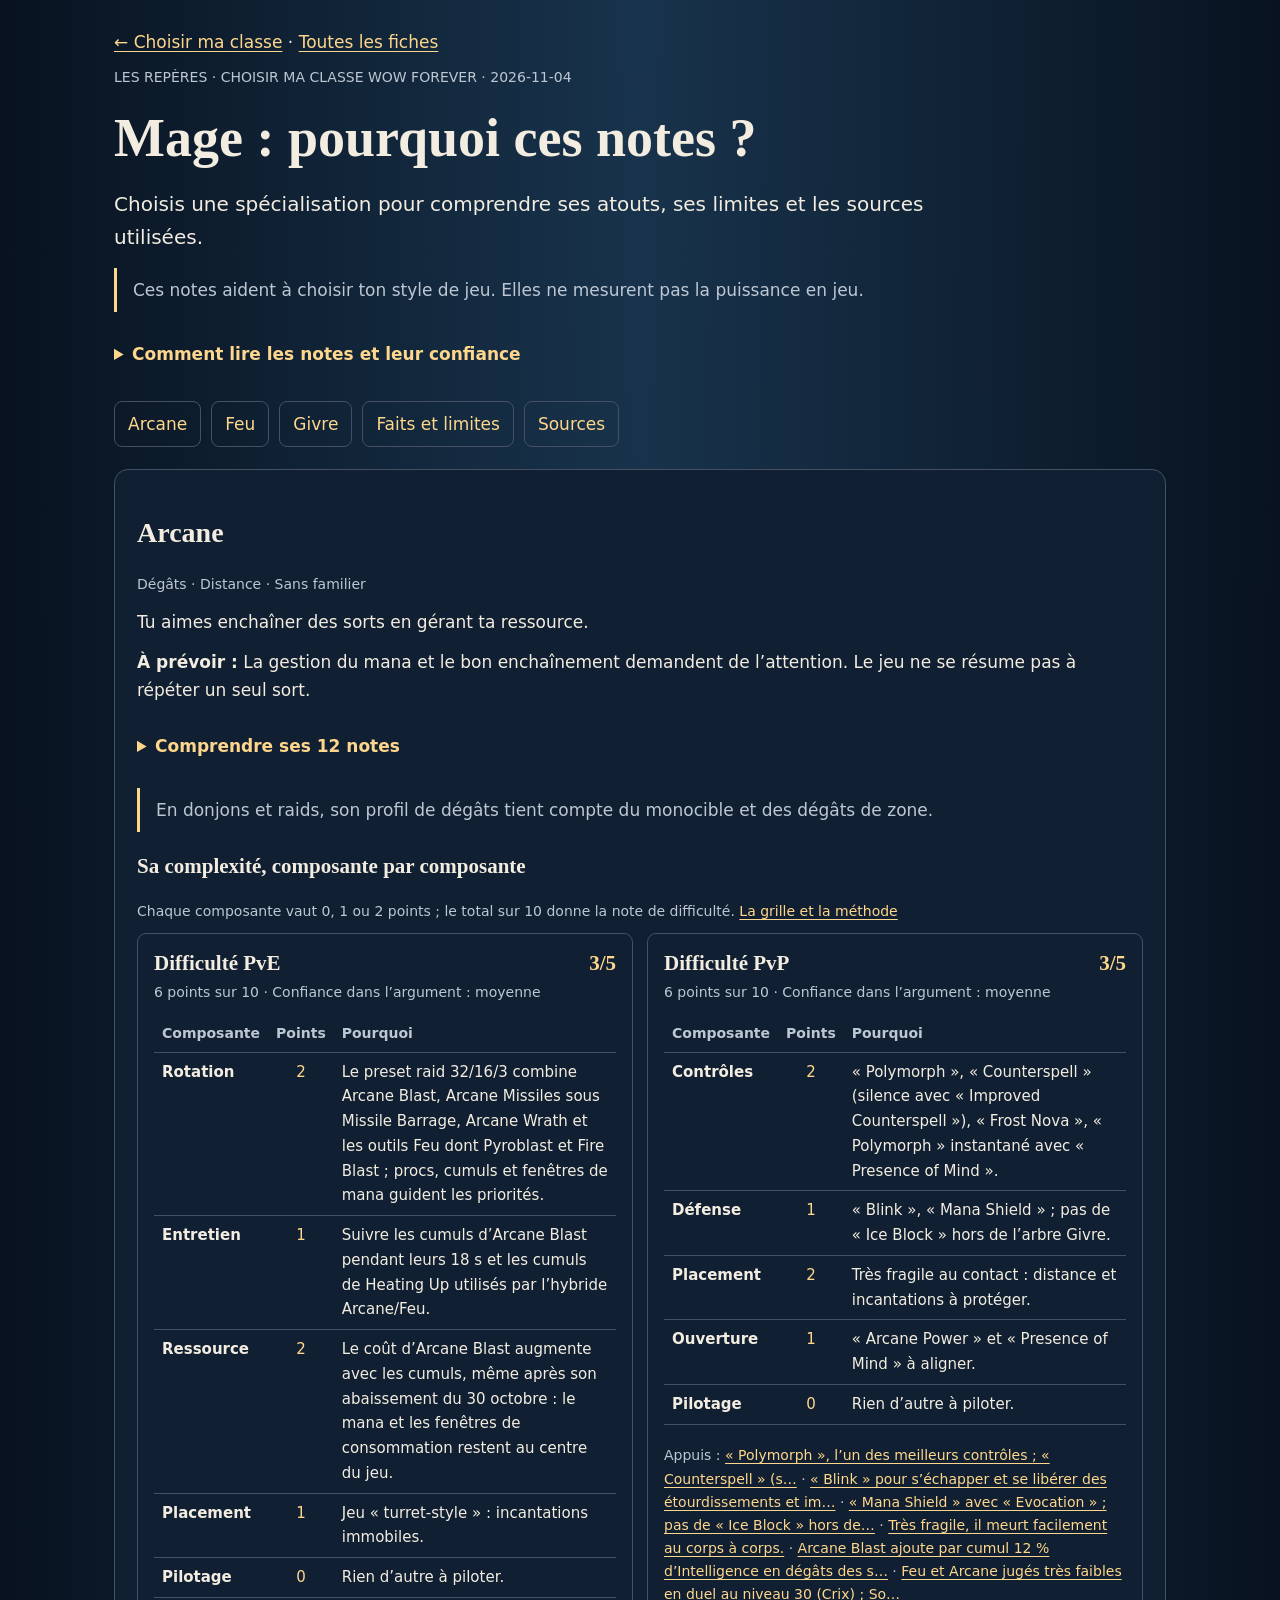
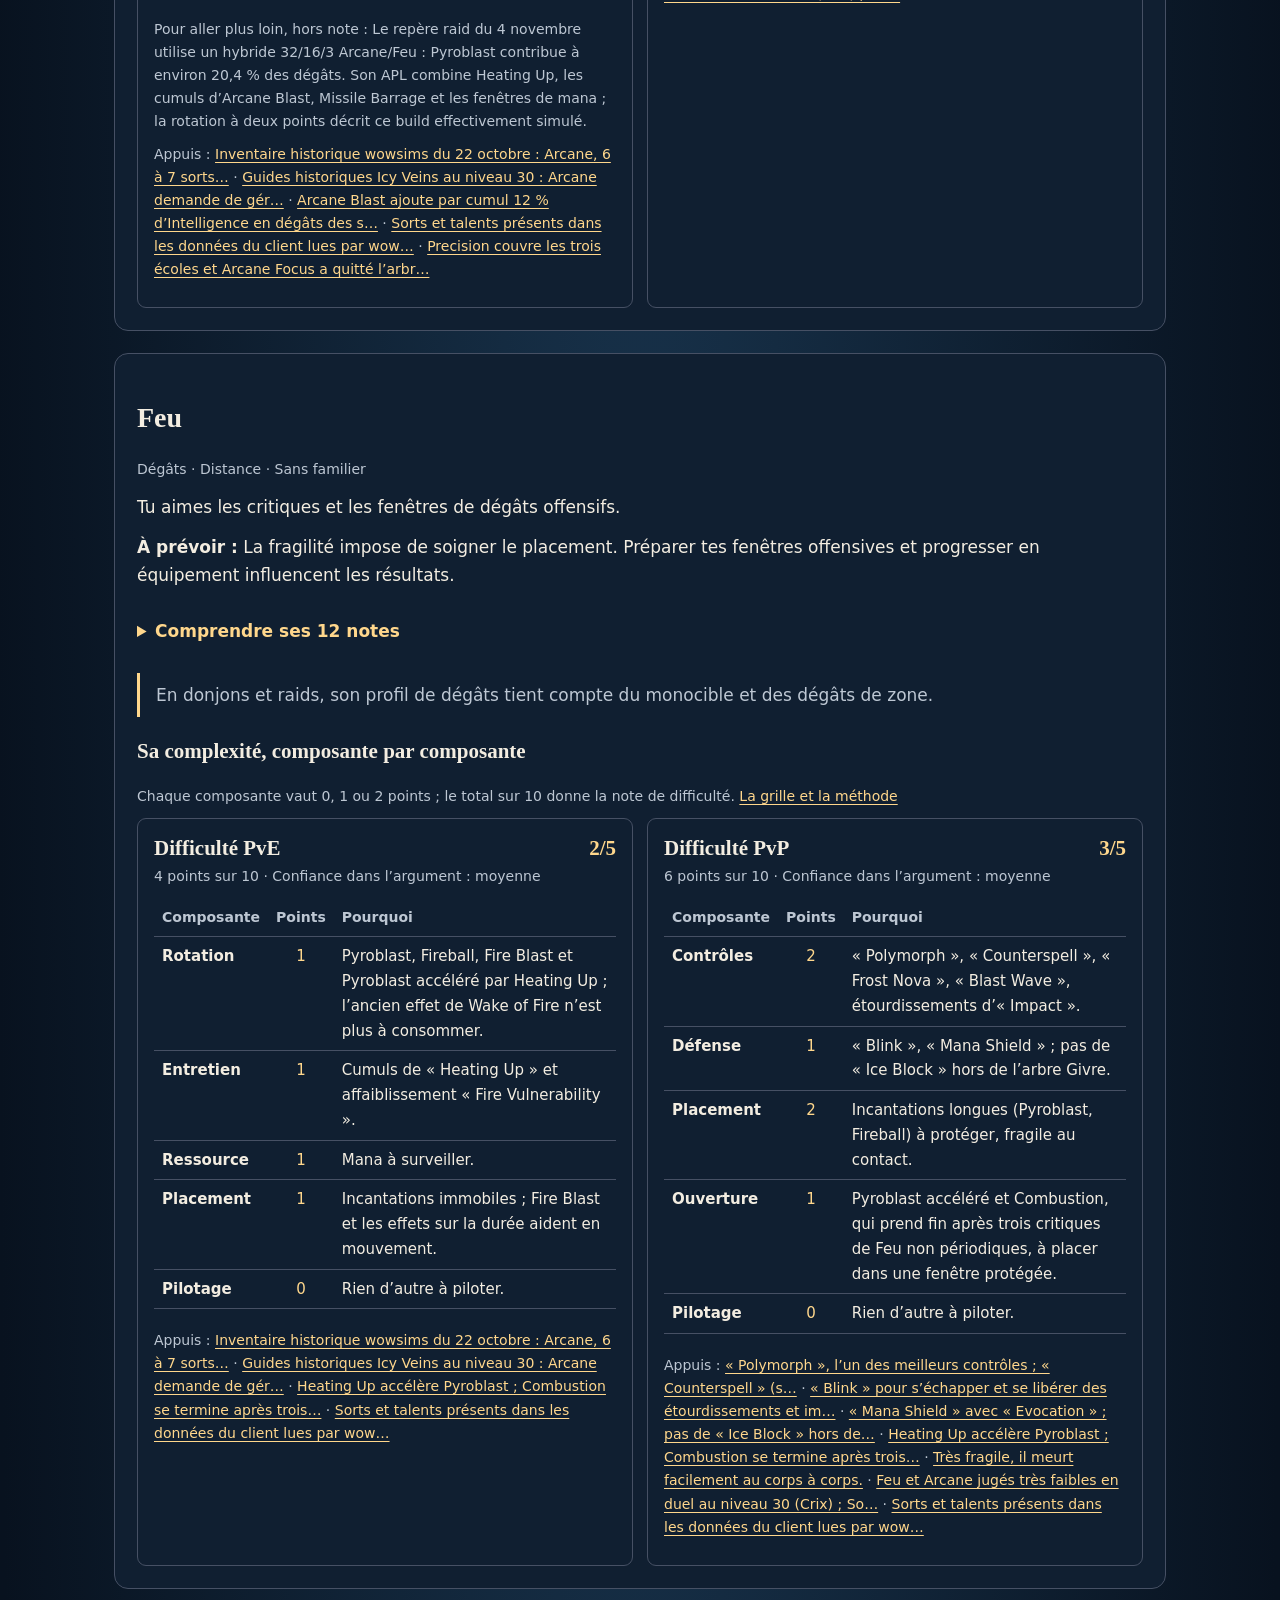
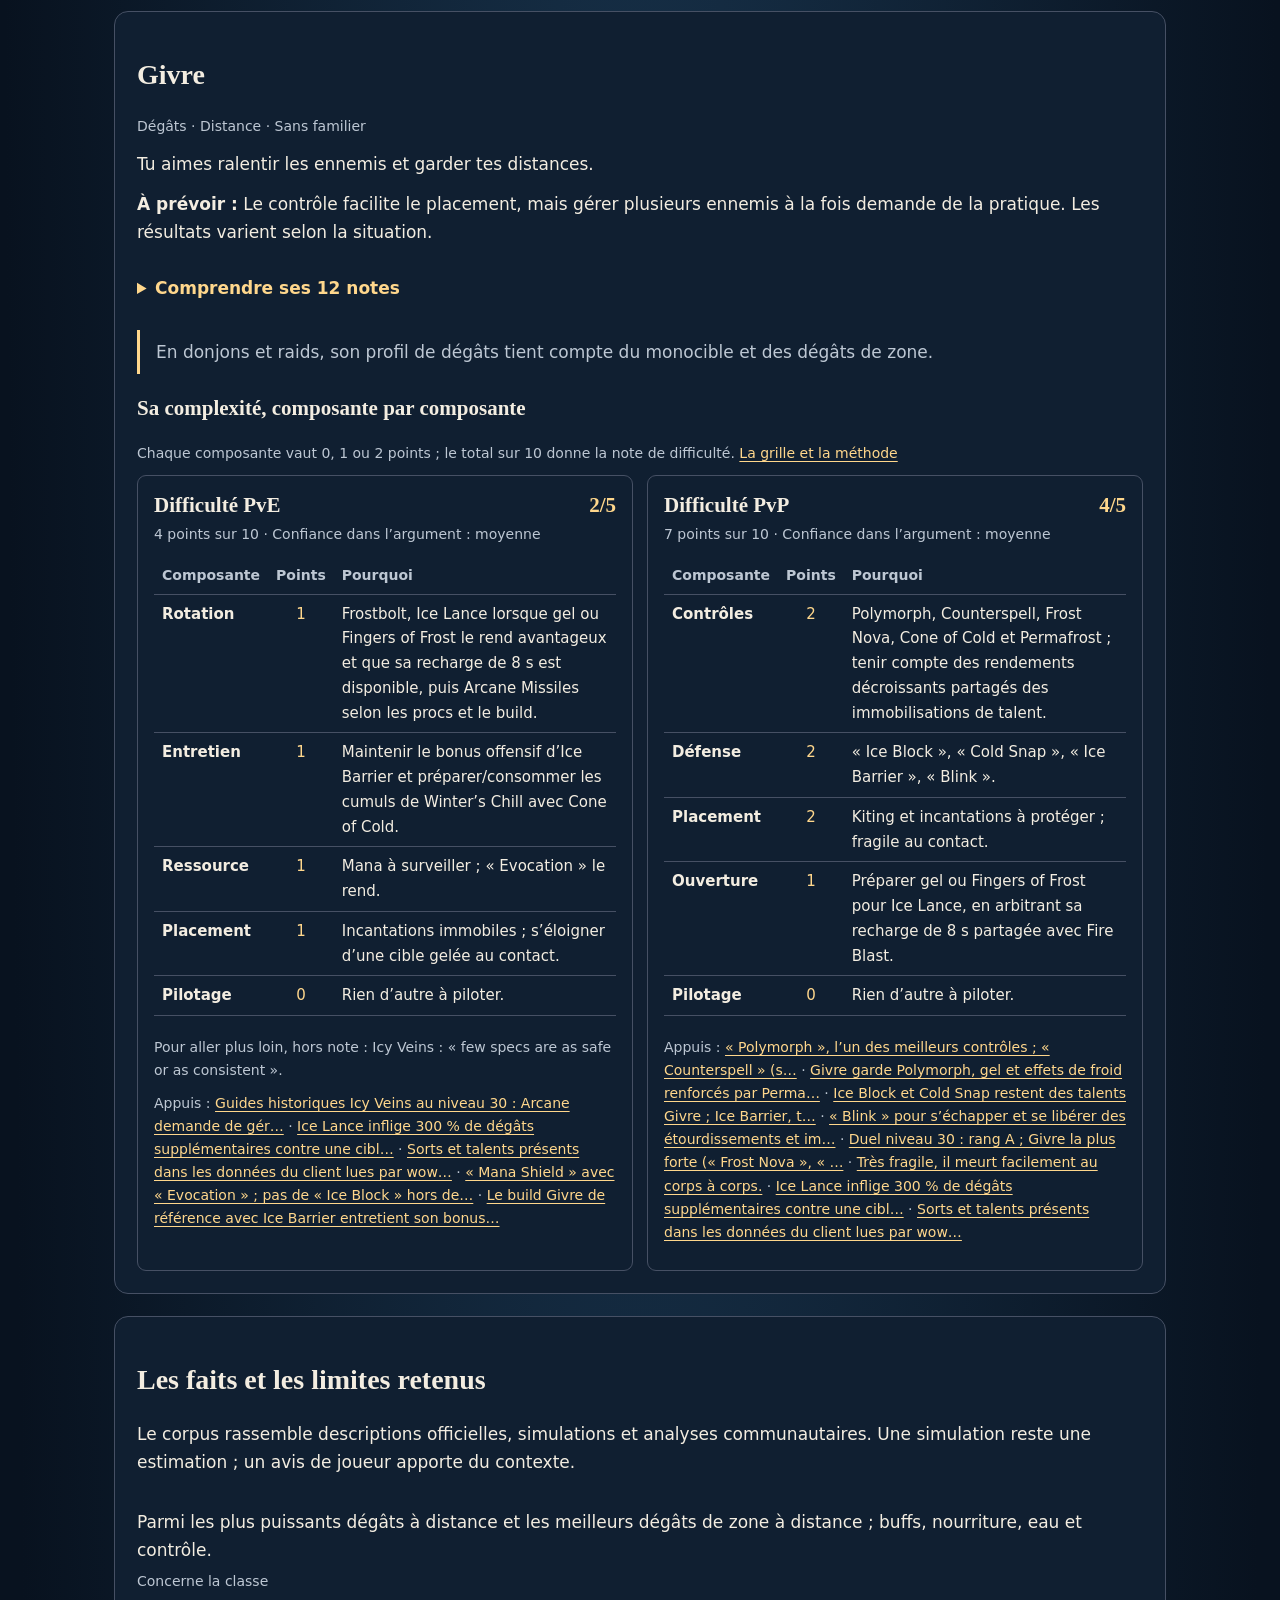
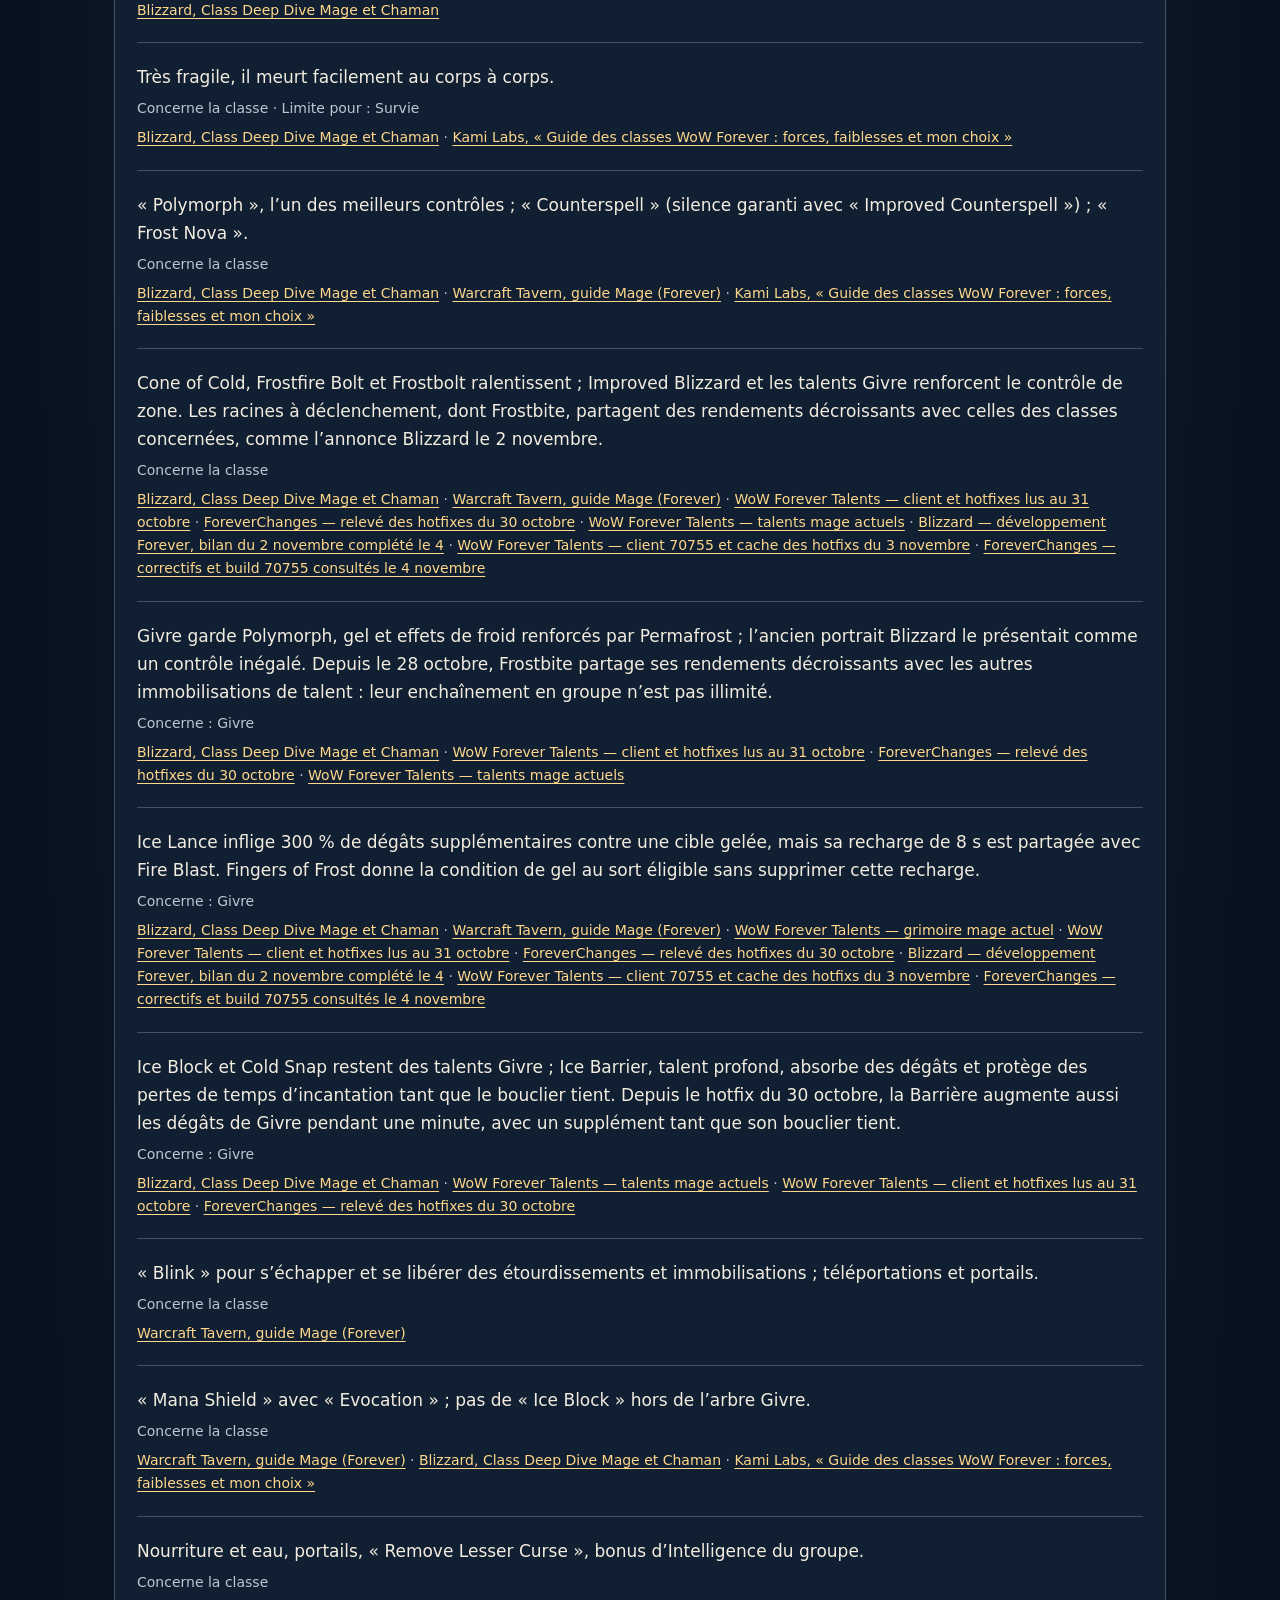
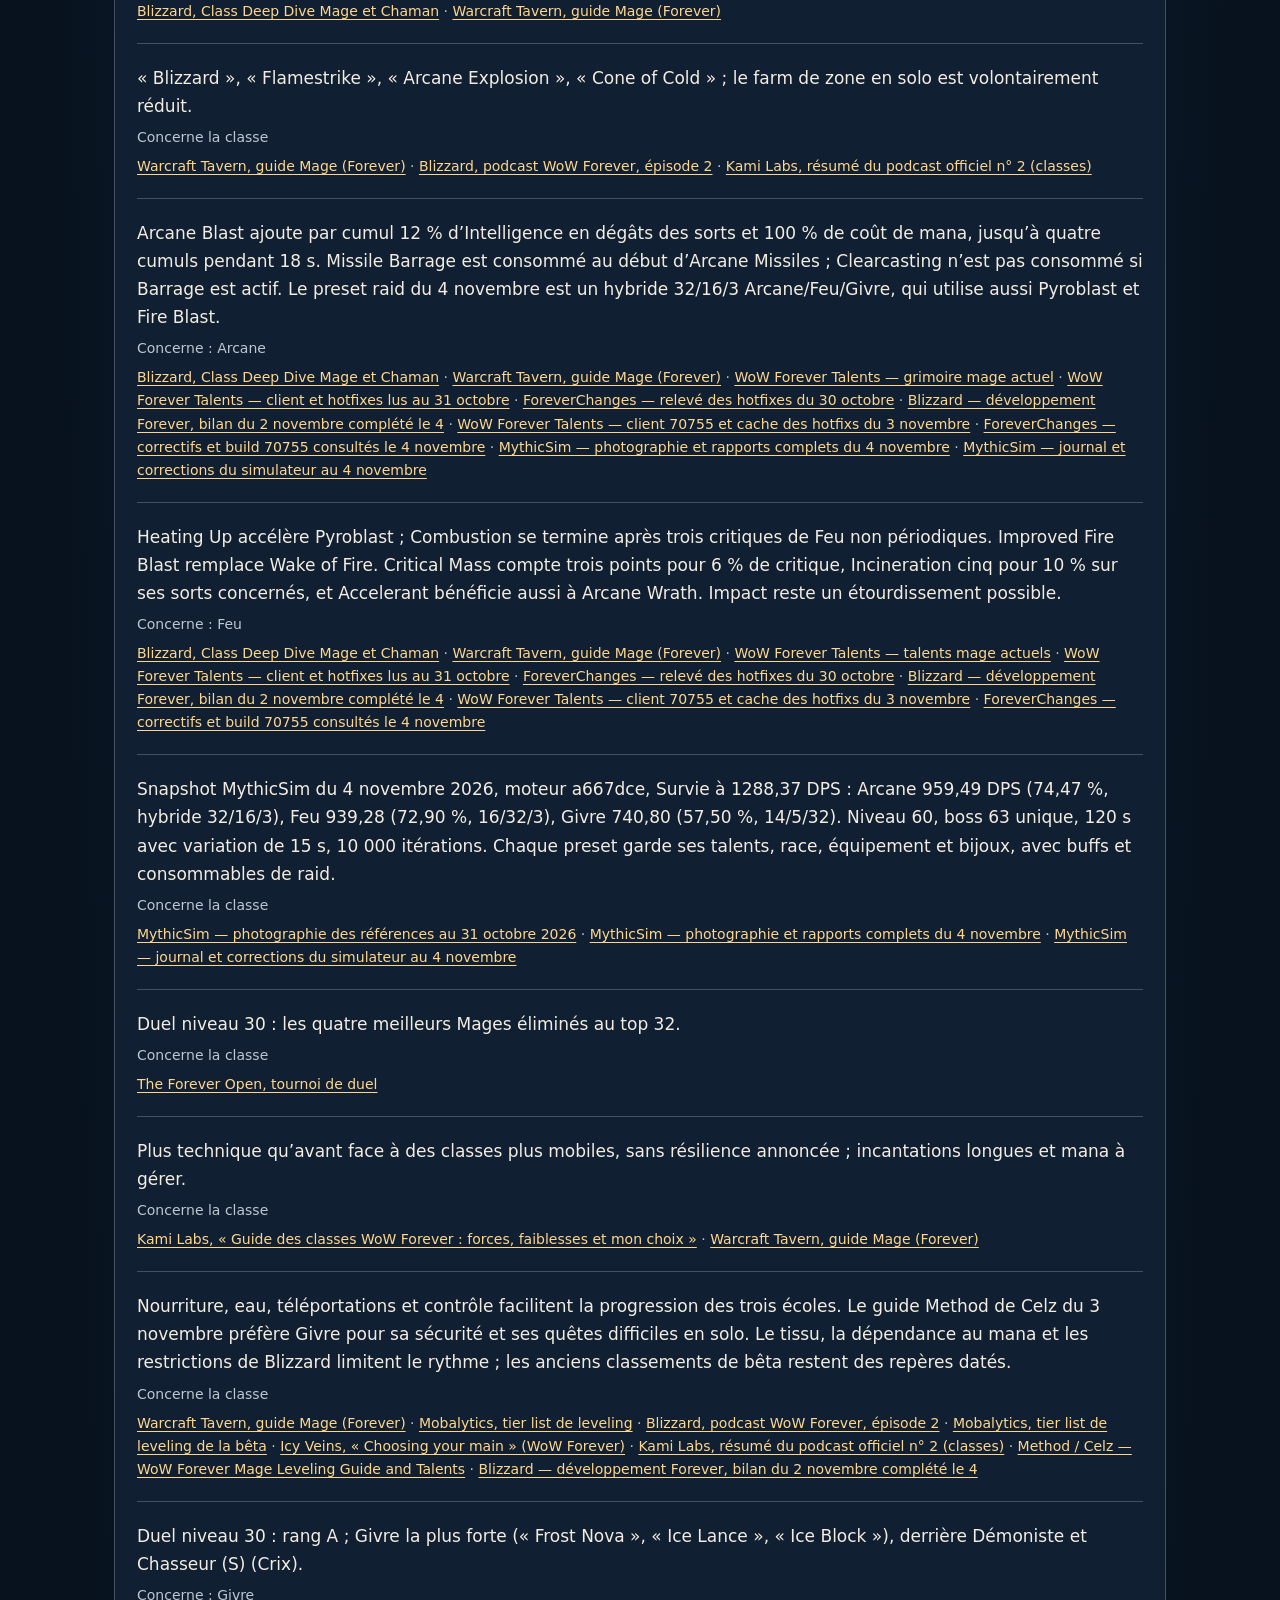
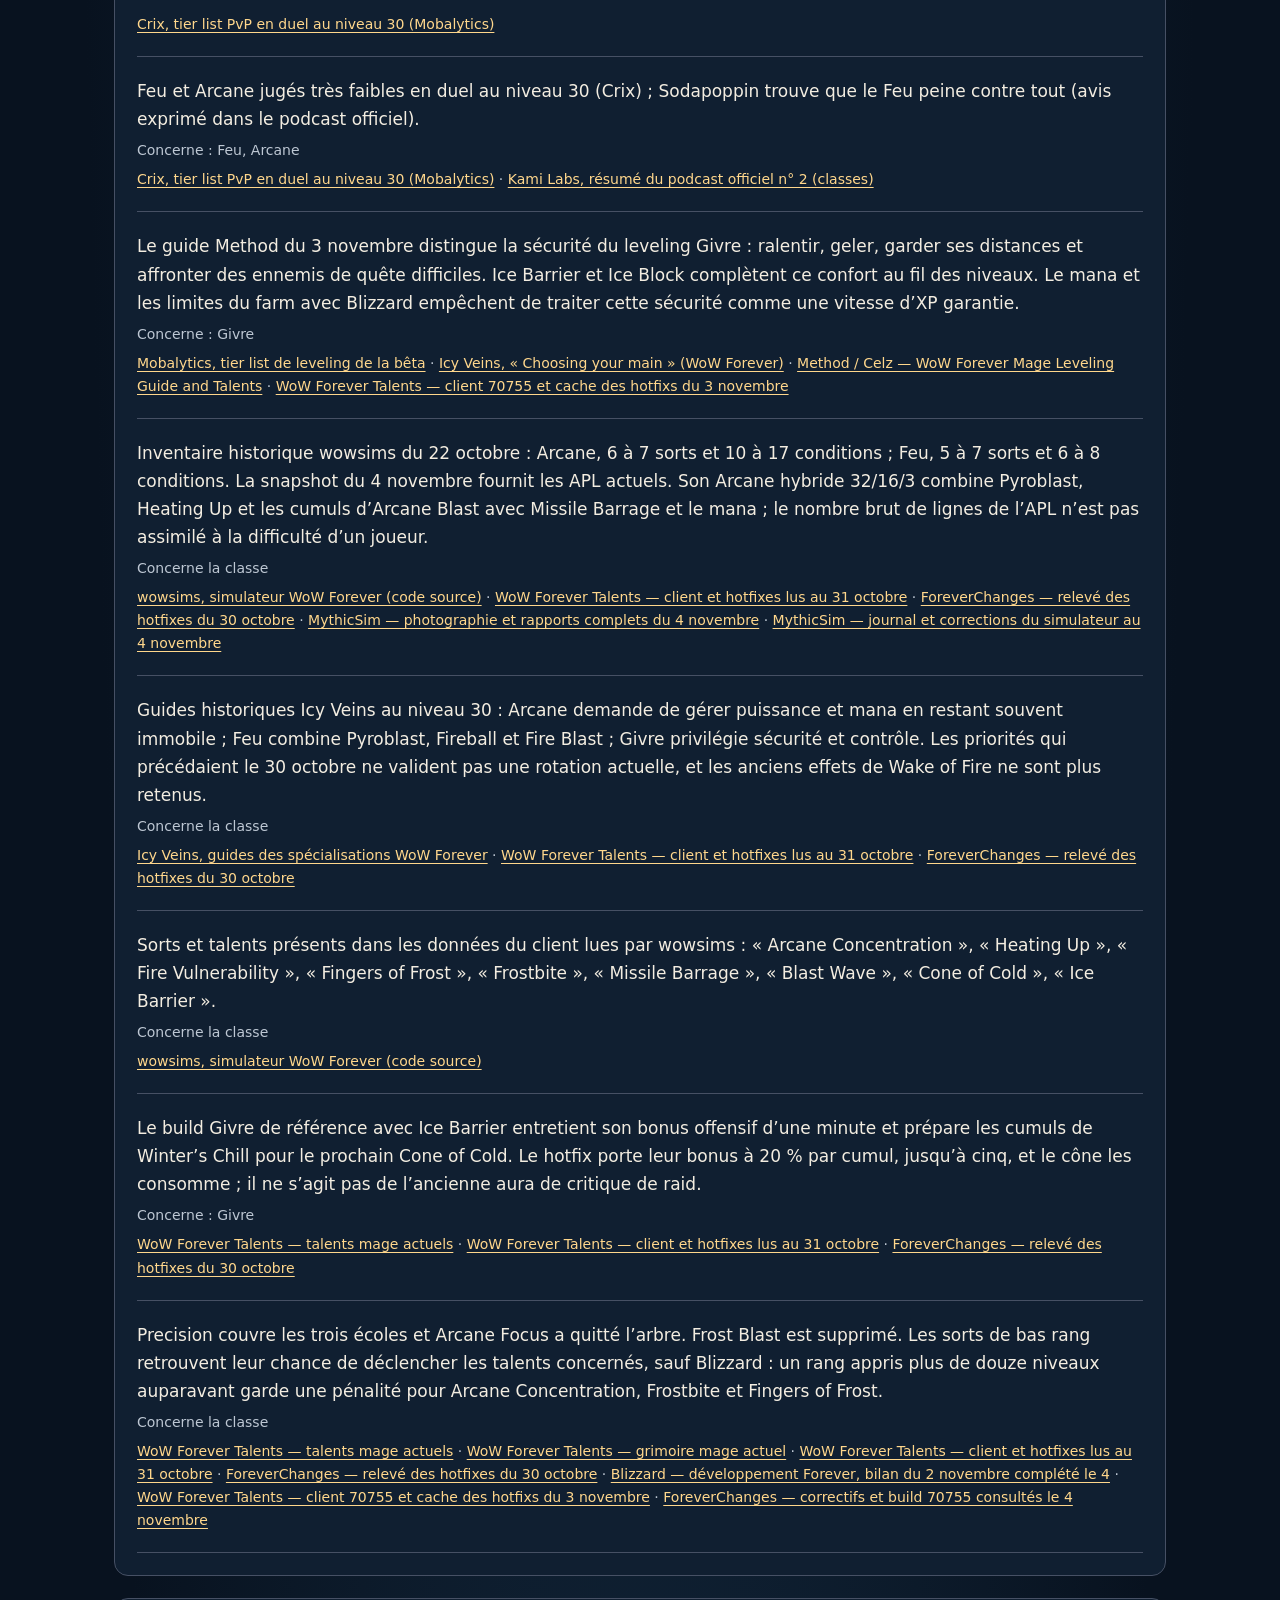
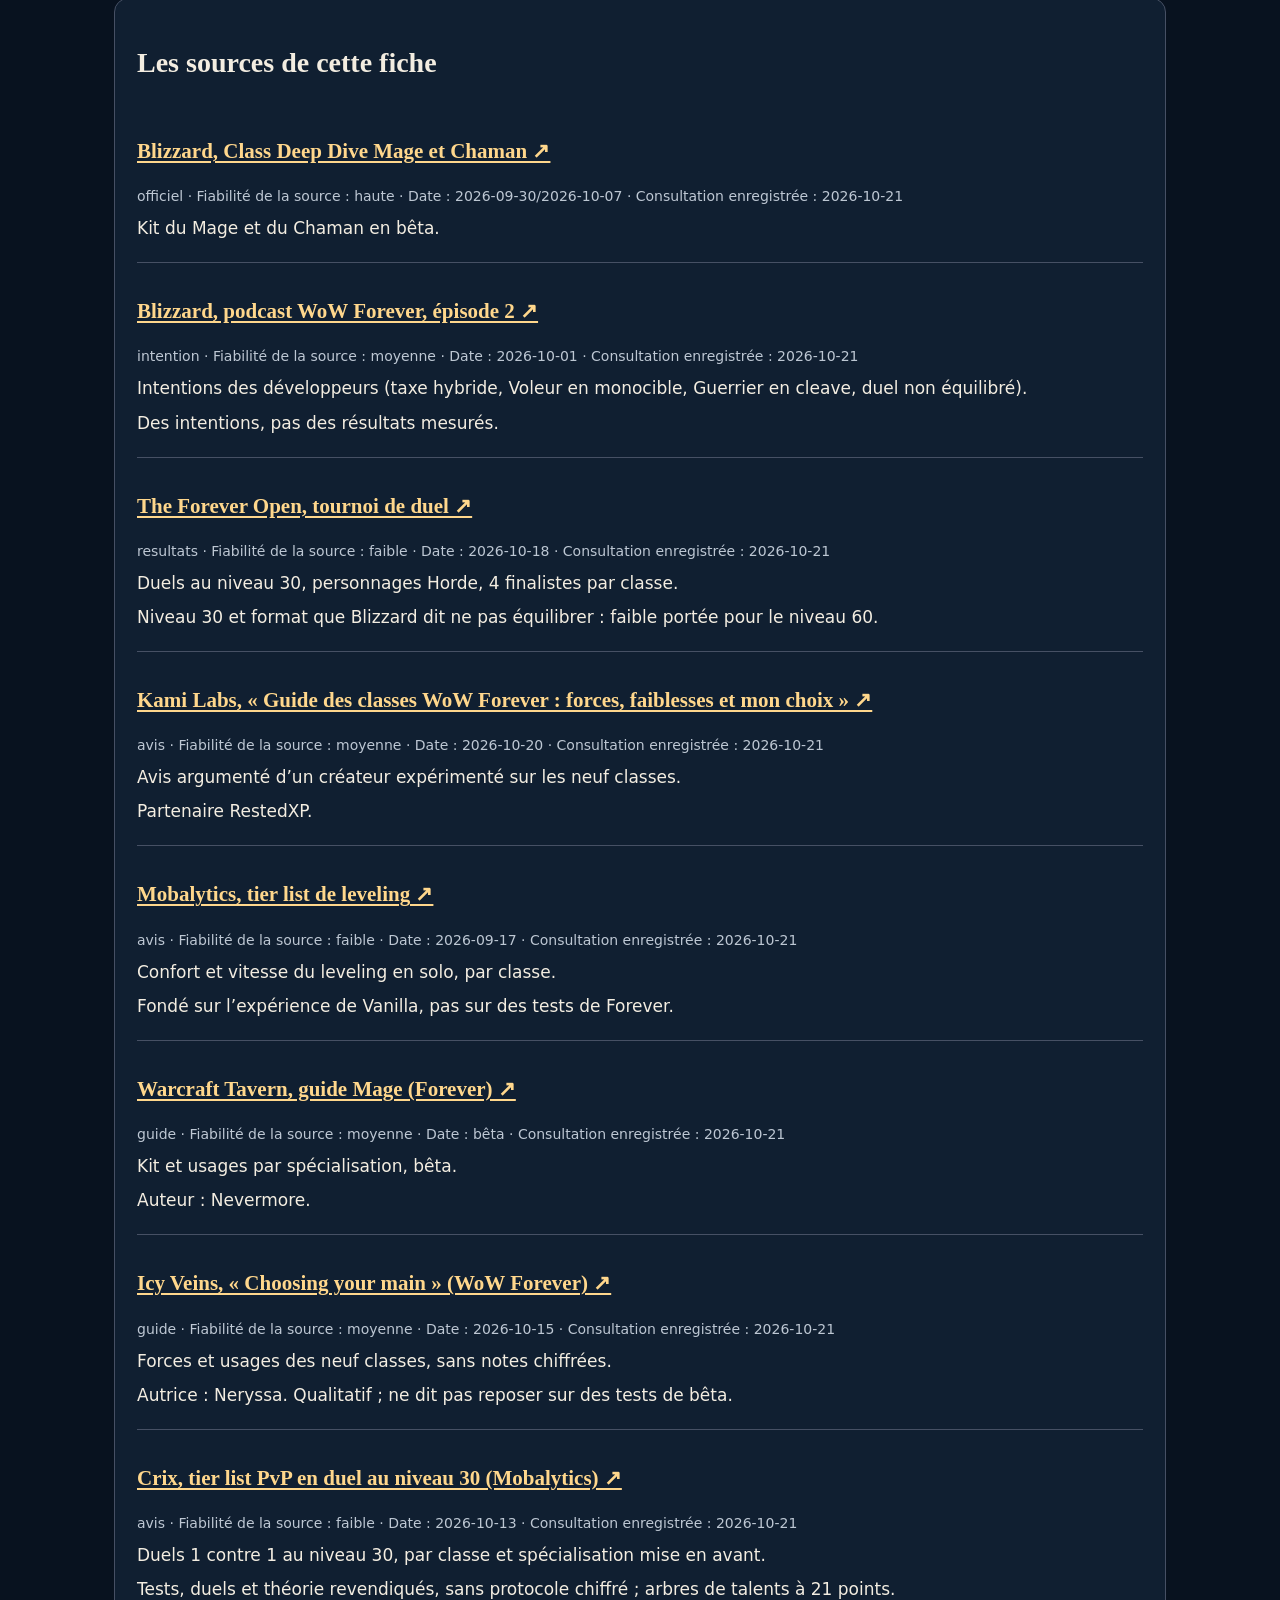
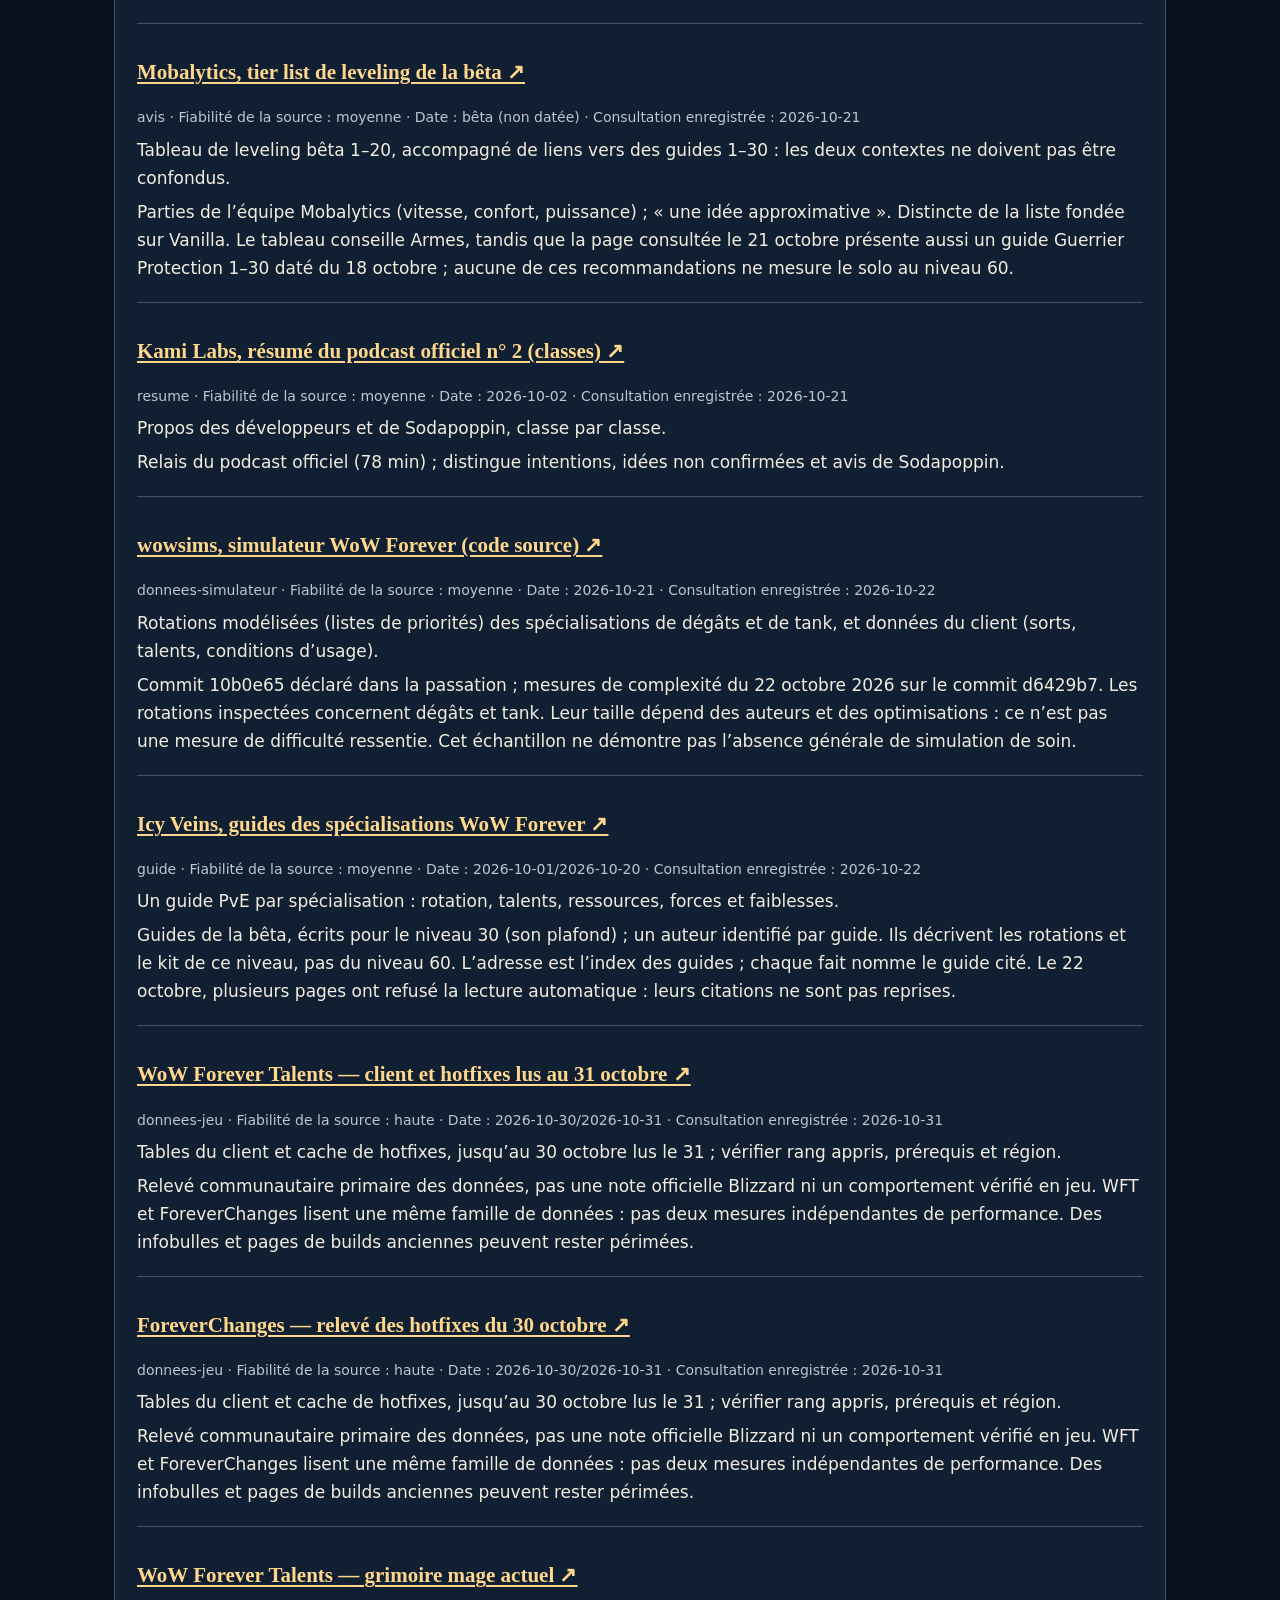
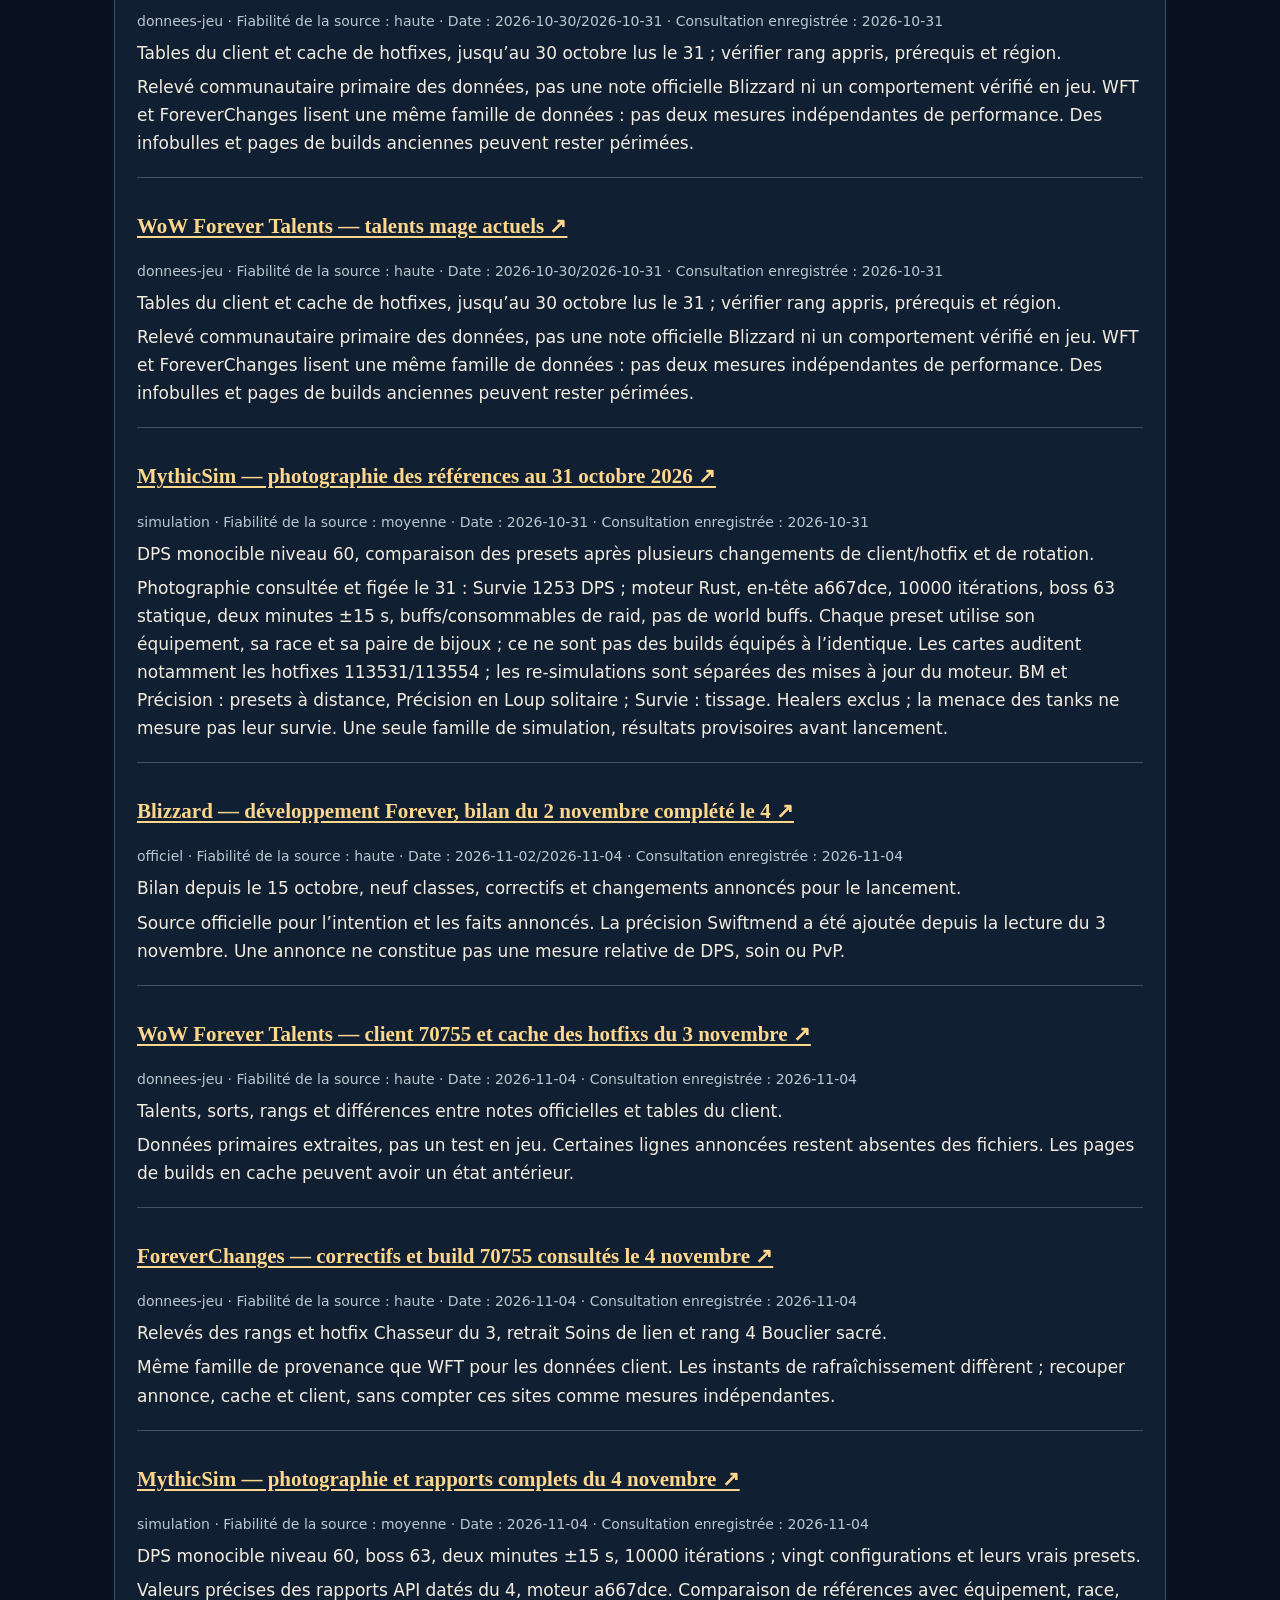
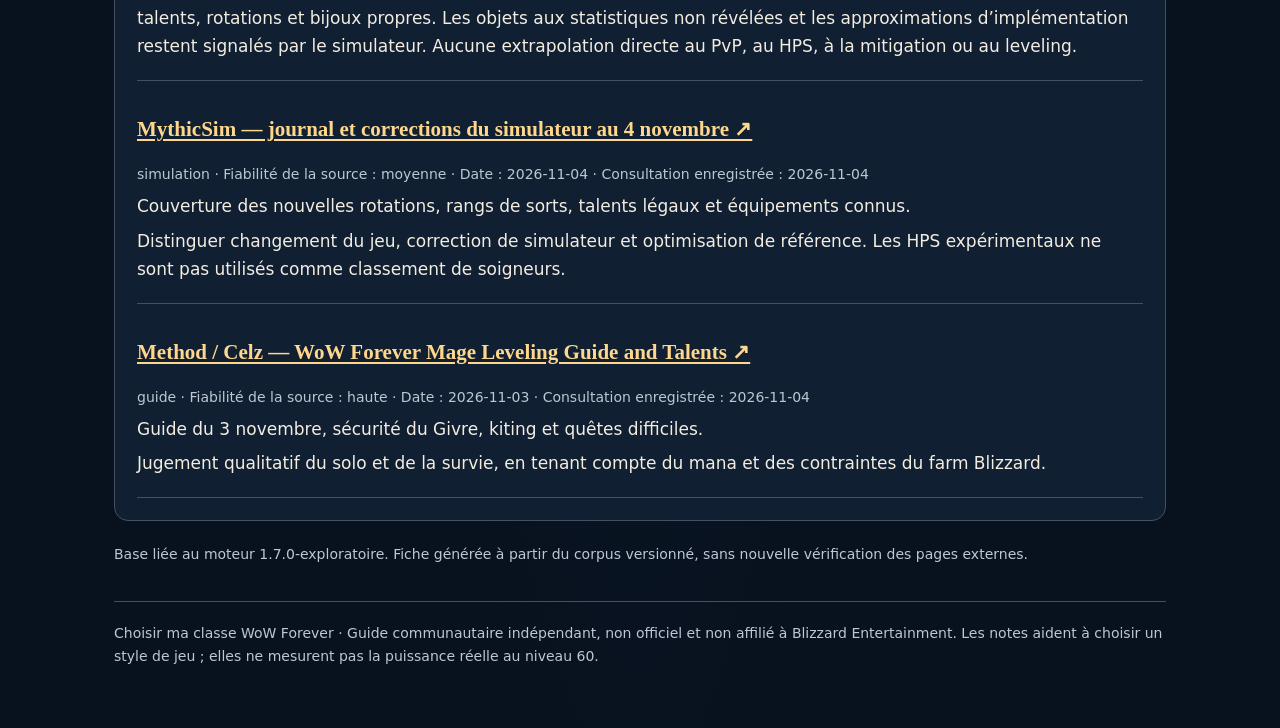
<file: fiches-sources/mage.html>
<!doctype html>
<html lang="fr"><head><meta charset="utf-8"><meta name="viewport" content="width=device-width,initial-scale=1"><title>Mage · Notes et sources · Choisir ma classe WoW Forever</title><style>:root{color-scheme:dark;--bg:#08121f;--panel:#101f31;--line:#465064;--text:#f3ede1;--muted:#bdc7d3;--gold:#ffd78c}
*{box-sizing:border-box}html{scroll-padding-top:20px}body{margin:0;background:radial-gradient(ellipse at top,#18334c,var(--bg) 650px);color:var(--text);font:17px/1.65 system-ui,sans-serif}main{max-width:1100px;margin:auto;padding:28px 24px 60px}a{color:var(--gold);text-underline-offset:3px;overflow-wrap:anywhere}a:hover{text-decoration-thickness:2px}a:focus-visible,summary:focus-visible{outline:3px solid var(--gold);outline-offset:5px}h1,h2,h3{line-height:1.25;font-family:Georgia,serif}h1{font-size:clamp(32px,6vw,54px);margin:16px 0}h2{font-size:28px}h3{font-size:21px}p{margin:.7em 0}.eyebrow,.meta{color:var(--muted);font-size:14px}.intro{font-size:20px;max-width:820px}.nav{display:flex;gap:10px;flex-wrap:wrap;margin:22px 0}.nav a{padding:8px 13px;border:1px solid var(--line);border-radius:8px;text-decoration:none}.panel,section.config{background:var(--panel);border:1px solid var(--line);border-radius:14px;padding:22px;margin:22px 0}.notice{border-left:3px solid var(--gold);padding:8px 16px;color:var(--muted)}details{margin:18px 0}summary{cursor:pointer;color:var(--gold);font-weight:600;padding:10px 0}.grid{display:grid;grid-template-columns:repeat(2,minmax(0,1fr));gap:14px}.note{padding:16px;border:1px solid var(--line);border-radius:9px;min-width:0}.note h3{display:flex;gap:12px;justify-content:space-between;margin:0}.value{color:var(--gold);white-space:nowrap}.confidence{display:inline-block;color:var(--muted);font-size:14px}.fact,.source{padding:14px 0;border-bottom:1px solid var(--line);scroll-margin-top:20px}.fact p,.source p{margin:6px 0}.flag{color:#ffe4b8}.skip{position:absolute;left:-9999px}.skip:focus{position:static}footer{border-top:1px solid var(--line);margin-top:35px;padding-top:20px;color:var(--muted);font-size:14px}table{width:100%;border-collapse:collapse;margin:10px 0;font-size:15px}th,td{text-align:left;vertical-align:top;padding:7px 8px;border-bottom:1px solid var(--line)}thead th{color:var(--muted);font-weight:600;font-size:14px}td.pts{color:var(--gold);white-space:nowrap;text-align:center;width:3.5em}.table{overflow-x:auto}@media(max-width:600px){table.cx thead,table.levels thead{display:none}table.cx tr{display:grid;grid-template-columns:1fr auto;gap:2px 12px;padding:8px 0;border-bottom:1px solid var(--line)}table.cx th,table.cx td,table.levels th,table.levels td{border:0;padding:0}table.cx td:last-child{grid-column:1/-1}table.levels tr{display:block;padding:8px 0;border-bottom:1px solid var(--line)}table.levels th,table.levels td{display:block;margin:3px 0}table.levels td::before{content:attr(data-label) ' : ';color:var(--muted)}}:target{outline:2px solid var(--gold);outline-offset:5px}@media(max-width:600px){main{padding:20px 15px 40px}.grid{grid-template-columns:1fr}.panel,section.config{padding:16px}.note{padding:13px}body{font-size:16px}}</style></head><body><a class="skip" href="#contenu">Aller au contenu</a><main id="contenu"><nav aria-label="Retour"><a href="../index.html#h-reco">← Choisir ma classe</a> · <a href="index.html">Toutes les fiches</a></nav><header><p class="eyebrow">LES REPÈRES · CHOISIR MA CLASSE WOW FOREVER · 2026-11-04</p><h1>Mage : pourquoi ces notes ?</h1><p class="intro">Choisis une spécialisation pour comprendre ses atouts, ses limites et les sources utilisées.</p></header><p class="notice">Ces notes aident à choisir ton style de jeu. Elles ne mesurent pas la puissance en jeu.</p><details><summary>Comment lire les notes et leur confiance</summary><p>Une capacité officielle ne prouve pas un 4/5 ou un 5/5. La confiance concerne la solidité de l’argument, pas la précision du chiffre.</p><p>État du corpus : 2026-11-04. Les changements de patch peuvent modifier ces repères. Plusieurs sites qui reprennent une même source ne constituent pas plusieurs confirmations.</p></details><nav class="nav" aria-label="Spécialisations"><a href="#mage-arcane">Arcane</a><a href="#mage-feu">Feu</a><a href="#mage-givre">Givre</a><a href="#faits">Faits et limites</a><a href="#sources">Sources</a></nav><section class="config" id="mage-arcane"><h2>Arcane</h2><p class="meta">Dégâts · Distance · Sans familier</p><p>Tu aimes enchaîner des sorts en gérant ta ressource.</p><p><b>À prévoir :</b> La gestion du mana et le bon enchaînement demandent de l’attention. Le jeu ne se résume pas à répéter un seul sort.</p><details><summary>Comprendre ses 12 notes</summary><p class="meta">De 1 à 5 : plus la note est haute, plus ce point est marqué. Pour la difficulté, 5 signifie plus exigeant. Les notes ci-dessous précèdent les réglages de maîtrise et de certitude du questionnaire.</p><div class="grid"><article class="note" data-note="mage-arcane/raid"><h3>DPS monocible (raid) <span class="value">4/5</span></h3><span class="confidence">Confiance dans l’argument : moyenne</span><p>Simulation MythicSim du 4 novembre 2026, moteur a667dce : 959,49 DPS, 74,47 % de Survie à 1288,37. Build 32/16/3 hybride Arcane/Feu avec Pyroblast et Fire Blast, niveau 60, boss unique sur 120 s avec variation de 15 s, 10 000 itérations. Note 4 selon les seuils 86/72/55 appliqués au ratio non arrondi.</p><p class="meta">Appuis : <a href="#fait-m-sim">Snapshot MythicSim du 4 novembre 2026, moteur a667dce, Survie à 1…</a> · <a href="#fait-m-arcane">Arcane Blast ajoute par cumul 12 % d’Intelligence en dégâts des s…</a></p></article><article class="note" data-note="mage-arcane/bg"><h3>Champs de bataille <span class="value">4/5</span></h3><span class="confidence">Confiance dans l’argument : faible</span><p>Gros burst à distance, « Polymorph » et « Counterspell » ; très fragile au contact.</p><p class="meta">Appuis : <a href="#fait-m-arcane">Arcane Blast ajoute par cumul 12 % d’Intelligence en dégâts des s…</a> · <a href="#fait-m-controle">« Polymorph », l’un des meilleurs contrôles ; « Counterspell » (s…</a> · <a href="#fait-m-fragile">Très fragile, il meurt facilement au corps à corps.</a></p></article><article class="note" data-note="mage-arcane/world"><h3>PvP sauvage <span class="value">3/5</span></h3><span class="confidence">Confiance dans l’argument : moyenne</span><p>Burst et contrôle, mais très fragile ; Arcane jugé très faible en duel au niveau 30 (Crix).</p><p class="meta">Appuis : <a href="#fait-m-fragile">Très fragile, il meurt facilement au corps à corps.</a> · <a href="#fait-m-defense">« Mana Shield » avec « Evocation » ; pas de « Ice Block » hors de…</a> · <a href="#fait-m-technique">Plus technique qu’avant face à des classes plus mobiles, sans rés…</a> · <a href="#fait-m-tournoi">Duel niveau 30 : les quatre meilleurs Mages éliminés au top 32.</a> · <a href="#fait-m-feu-pvp">Feu et Arcane jugés très faibles en duel au niveau 30 (Crix) ; So…</a></p></article><article class="note" data-note="mage-arcane/solo"><h3>Solo <span class="value">3/5</span></h3><span class="confidence">Confiance dans l’argument : faible</span><p>Mage classé A dans la liste de leveling de la bêta, mais c’est Givre qui y est conseillé ; Blizzard a réduit le farm de zone en solo.</p><p class="meta">Appuis : <a href="#fait-m-leveling">Nourriture, eau, téléportations et contrôle facilitent la progres…</a> · <a href="#fait-m-zone">« Blizzard », « Flamestrike », « Arcane Explosion », « Cone of Co…</a></p></article><article class="note" data-note="mage-arcane/burst"><h3>Burst <span class="value">5/5</span></h3><span class="confidence">Confiance dans l’argument : faible</span><p>Arcane Power, Presence of Mind, Arcane Blast et Missile Barrage donnent des fenêtres de dégâts. Les coefficients et le coût d’Arcane Blast sont retouchés le 30 octobre ; la note est conservée faute de mesure comparable actuelle.</p><p class="meta">Appuis : <a href="#fait-m-arcane">Arcane Blast ajoute par cumul 12 % d’Intelligence en dégâts des s…</a> · <a href="#fait-m-precision-hotfix">Precision couvre les trois écoles et Arcane Focus a quitté l’arbr…</a></p></article><article class="note" data-note="mage-arcane/zone"><h3>Dégâts de zone <span class="value">4/5</span></h3><span class="confidence">Confiance dans l’argument : moyenne</span><p>« Arcane Explosion », « Blizzard », « Flamestrike » et « Cone of Cold » de base.</p><p class="meta">Appuis : <a href="#fait-m-zone">« Blizzard », « Flamestrike », « Arcane Explosion », « Cone of Co…</a> · <a href="#fait-m-role">Parmi les plus puissants dégâts à distance et les meilleurs dégât…</a></p></article><article class="note" data-note="mage-arcane/ctrl"><h3>Contrôle <span class="value">4/5</span></h3><span class="confidence">Confiance dans l’argument : moyenne</span><p>« Polymorph », « Counterspell » (silence garanti avec « Improved Counterspell ») et « Frost Nova ».</p><p class="meta">Appuis : <a href="#fait-m-controle">« Polymorph », l’un des meilleurs contrôles ; « Counterspell » (s…</a> · <a href="#fait-m-ralentissements">Cone of Cold, Frostfire Bolt et Frostbolt ralentissent ; Improved…</a></p></article><article class="note" data-note="mage-arcane/surv"><h3>Survie <span class="value">2/5</span></h3><span class="confidence">Confiance dans l’argument : haute</span><p>Très fragile au contact ; « Mana Shield » et « Blink », sans « Ice Block » hors Givre.</p><p class="meta">Appuis : <a href="#fait-m-fragile">Très fragile, il meurt facilement au corps à corps.</a> · <a href="#fait-m-defense">« Mana Shield » avec « Evocation » ; pas de « Ice Block » hors de…</a> · <a href="#fait-m-blink">« Blink » pour s’échapper et se libérer des étourdissements et im…</a></p></article><article class="note" data-note="mage-arcane/mob"><h3>Mobilité <span class="value">3/5</span></h3><span class="confidence">Confiance dans l’argument : moyenne</span><p>« Blink » pour s’échapper et se libérer des étourdissements et immobilisations ; téléportations.</p><p class="meta">Appuis : <a href="#fait-m-blink">« Blink » pour s’échapper et se libérer des étourdissements et im…</a></p></article><article class="note" data-note="mage-arcane/support"><h3>Soutien <span class="value">3/5</span></h3><span class="confidence">Confiance dans l’argument : moyenne</span><p>Nourriture et eau, portails, « Remove Lesser Curse » et bonus d’Intelligence.</p><p class="meta">Appuis : <a href="#fait-m-soutien">Nourriture et eau, portails, « Remove Lesser Curse », bonus d’Int…</a></p></article><article class="note" data-note="mage-arcane/charge_pve"><h3>Difficulté PvE <span class="value">3/5</span></h3><span class="confidence">Confiance dans l’argument : moyenne</span><p>6 points sur 10 : les interactions des procs, cumuls et fenêtres de l’hybride Arcane/Feu et la gestion du mana pèsent beaucoup ; l’entretien et les incantations, un peu. La note de difficulté reste à 3 selon la grille commune.</p><p class="meta">Appuis : <a href="#fait-m-rotation">Inventaire historique wowsims du 22 octobre : Arcane, 6 à 7 sorts…</a> · <a href="#fait-m-guides">Guides historiques Icy Veins au niveau 30 : Arcane demande de gér…</a> · <a href="#fait-m-arcane">Arcane Blast ajoute par cumul 12 % d’Intelligence en dégâts des s…</a> · <a href="#fait-m-sorts-client">Sorts et talents présents dans les données du client lues par wow…</a> · <a href="#fait-m-precision-hotfix">Precision couvre les trois écoles et Arcane Focus a quitté l’arbr…</a></p></article><article class="note" data-note="mage-arcane/charge_pvp"><h3>Difficulté PvP <span class="value">3/5</span></h3><span class="confidence">Confiance dans l’argument : moyenne</span><p>6 points sur 10 sur la grille de complexité : les contrôles et le placement pèsent beaucoup ; la défense et l’ouverture, un peu.</p><p class="meta">Appuis : <a href="#fait-m-controle">« Polymorph », l’un des meilleurs contrôles ; « Counterspell » (s…</a> · <a href="#fait-m-blink">« Blink » pour s’échapper et se libérer des étourdissements et im…</a> · <a href="#fait-m-defense">« Mana Shield » avec « Evocation » ; pas de « Ice Block » hors de…</a> · <a href="#fait-m-fragile">Très fragile, il meurt facilement au corps à corps.</a> · <a href="#fait-m-arcane">Arcane Blast ajoute par cumul 12 % d’Intelligence en dégâts des s…</a> · <a href="#fait-m-feu-pvp">Feu et Arcane jugés très faibles en duel au niveau 30 (Crix) ; So…</a></p></article></div></details><p class="notice" data-pve-profile="mage-arcane">En donjons et raids, son profil de dégâts tient compte du monocible et des dégâts de zone.</p><section class="complexity" id="mage-arcane-complexite"><h3>Sa complexité, composante par composante</h3><p class="meta">Chaque composante vaut 0, 1 ou 2 points ; le total sur 10 donne la note de difficulté. <a href="complexite.html#grille">La grille et la méthode</a></p><div class="grid"><article class="note" data-complexite="mage-arcane/pve"><h3>Difficulté PvE <span class="value">3/5</span></h3><span class="confidence">6 points sur 10 · Confiance dans l’argument : moyenne</span><div class="table"><table class="cx"><thead><tr><th scope="col">Composante</th><th scope="col">Points</th><th scope="col">Pourquoi</th></tr></thead><tbody><tr><th scope="row">Rotation</th><td class="pts">2</td><td>Le preset raid 32/16/3 combine Arcane Blast, Arcane Missiles sous Missile Barrage, Arcane Wrath et les outils Feu dont Pyroblast et Fire Blast ; procs, cumuls et fenêtres de mana guident les priorités.</td></tr><tr><th scope="row">Entretien</th><td class="pts">1</td><td>Suivre les cumuls d’Arcane Blast pendant leurs 18 s et les cumuls de Heating Up utilisés par l’hybride Arcane/Feu.</td></tr><tr><th scope="row">Ressource</th><td class="pts">2</td><td>Le coût d’Arcane Blast augmente avec les cumuls, même après son abaissement du 30 octobre : le mana et les fenêtres de consommation restent au centre du jeu.</td></tr><tr><th scope="row">Placement</th><td class="pts">1</td><td>Jeu « turret-style » : incantations immobiles.</td></tr><tr><th scope="row">Pilotage</th><td class="pts">0</td><td>Rien d’autre à piloter.</td></tr></tbody></table></div><p class="meta">Pour aller plus loin, hors note : Le repère raid du 4 novembre utilise un hybride 32/16/3 Arcane/Feu : Pyroblast contribue à environ 20,4 % des dégâts. Son APL combine Heating Up, les cumuls d’Arcane Blast, Missile Barrage et les fenêtres de mana ; la rotation à deux points décrit ce build effectivement simulé.</p><p class="meta">Appuis : <a href="#fait-m-rotation">Inventaire historique wowsims du 22 octobre : Arcane, 6 à 7 sorts…</a> · <a href="#fait-m-guides">Guides historiques Icy Veins au niveau 30 : Arcane demande de gér…</a> · <a href="#fait-m-arcane">Arcane Blast ajoute par cumul 12 % d’Intelligence en dégâts des s…</a> · <a href="#fait-m-sorts-client">Sorts et talents présents dans les données du client lues par wow…</a> · <a href="#fait-m-precision-hotfix">Precision couvre les trois écoles et Arcane Focus a quitté l’arbr…</a></p></article><article class="note" data-complexite="mage-arcane/pvp"><h3>Difficulté PvP <span class="value">3/5</span></h3><span class="confidence">6 points sur 10 · Confiance dans l’argument : moyenne</span><div class="table"><table class="cx"><thead><tr><th scope="col">Composante</th><th scope="col">Points</th><th scope="col">Pourquoi</th></tr></thead><tbody><tr><th scope="row">Contrôles</th><td class="pts">2</td><td>« Polymorph », « Counterspell » (silence avec « Improved Counterspell »), « Frost Nova », « Polymorph » instantané avec « Presence of Mind ».</td></tr><tr><th scope="row">Défense</th><td class="pts">1</td><td>« Blink », « Mana Shield » ; pas de « Ice Block » hors de l’arbre Givre.</td></tr><tr><th scope="row">Placement</th><td class="pts">2</td><td>Très fragile au contact : distance et incantations à protéger.</td></tr><tr><th scope="row">Ouverture</th><td class="pts">1</td><td>« Arcane Power » et « Presence of Mind » à aligner.</td></tr><tr><th scope="row">Pilotage</th><td class="pts">0</td><td>Rien d’autre à piloter.</td></tr></tbody></table></div><p class="meta">Appuis : <a href="#fait-m-controle">« Polymorph », l’un des meilleurs contrôles ; « Counterspell » (s…</a> · <a href="#fait-m-blink">« Blink » pour s’échapper et se libérer des étourdissements et im…</a> · <a href="#fait-m-defense">« Mana Shield » avec « Evocation » ; pas de « Ice Block » hors de…</a> · <a href="#fait-m-fragile">Très fragile, il meurt facilement au corps à corps.</a> · <a href="#fait-m-arcane">Arcane Blast ajoute par cumul 12 % d’Intelligence en dégâts des s…</a> · <a href="#fait-m-feu-pvp">Feu et Arcane jugés très faibles en duel au niveau 30 (Crix) ; So…</a></p></article></div></section></section><section class="config" id="mage-feu"><h2>Feu</h2><p class="meta">Dégâts · Distance · Sans familier</p><p>Tu aimes les critiques et les fenêtres de dégâts offensifs.</p><p><b>À prévoir :</b> La fragilité impose de soigner le placement. Préparer tes fenêtres offensives et progresser en équipement influencent les résultats.</p><details><summary>Comprendre ses 12 notes</summary><p class="meta">De 1 à 5 : plus la note est haute, plus ce point est marqué. Pour la difficulté, 5 signifie plus exigeant. Les notes ci-dessous précèdent les réglages de maîtrise et de certitude du questionnaire.</p><div class="grid"><article class="note" data-note="mage-feu/raid"><h3>DPS monocible (raid) <span class="value">4/5</span></h3><span class="confidence">Confiance dans l’argument : moyenne</span><p>Simulation MythicSim du 4 novembre 2026, moteur a667dce : 939,28 DPS, 72,90 % de Survie à 1288,37. Build 16/32/3, niveau 60, boss unique sur 120 s avec variation de 15 s, 10 000 itérations. Note 4 selon les seuils 86/72/55 appliqués au ratio non arrondi.</p><p class="meta">Appuis : <a href="#fait-m-sim">Snapshot MythicSim du 4 novembre 2026, moteur a667dce, Survie à 1…</a> · <a href="#fait-m-feu">Heating Up accélère Pyroblast ; Combustion se termine après trois…</a></p></article><article class="note" data-note="mage-feu/bg"><h3>Champs de bataille <span class="value">4/5</span></h3><span class="confidence">Confiance dans l’argument : faible</span><p>« Combustion », « Pyroblast » accéléré et dégâts de zone ; très fragile au contact.</p><p class="meta">Appuis : <a href="#fait-m-feu">Heating Up accélère Pyroblast ; Combustion se termine après trois…</a> · <a href="#fait-m-zone">« Blizzard », « Flamestrike », « Arcane Explosion », « Cone of Co…</a> · <a href="#fait-m-fragile">Très fragile, il meurt facilement au corps à corps.</a></p></article><article class="note" data-note="mage-feu/world"><h3>PvP sauvage <span class="value">4/5</span></h3><span class="confidence">Confiance dans l’argument : faible</span><p>Burst de « Combustion » et étourdissements d’« Impact », mais Feu jugé très faible en duel au niveau 30 (Crix) et en peine contre tout selon Sodapoppin.</p><p class="meta">Appuis : <a href="#fait-m-feu">Heating Up accélère Pyroblast ; Combustion se termine après trois…</a> · <a href="#fait-m-fragile">Très fragile, il meurt facilement au corps à corps.</a> · <a href="#fait-m-technique">Plus technique qu’avant face à des classes plus mobiles, sans rés…</a> · <a href="#fait-m-tournoi">Duel niveau 30 : les quatre meilleurs Mages éliminés au top 32.</a> · <a href="#fait-m-feu-pvp">Feu et Arcane jugés très faibles en duel au niveau 30 (Crix) ; So…</a></p><p class="flag">À revoir : Feu jugé très faible en duel au niveau 30 (Crix) et en peine contre tout selon Sodapoppin ; Arcane, jugé aussi faible, est à 3.</p></article><article class="note" data-note="mage-feu/solo"><h3>Solo <span class="value">3/5</span></h3><span class="confidence">Confiance dans l’argument : faible</span><p>Mage classé A dans la liste de leveling de la bêta, mais c’est Givre qui y est conseillé ; Blizzard a réduit le farm de zone en solo.</p><p class="meta">Appuis : <a href="#fait-m-leveling">Nourriture, eau, téléportations et contrôle facilitent la progres…</a> · <a href="#fait-m-zone">« Blizzard », « Flamestrike », « Arcane Explosion », « Cone of Co…</a></p></article><article class="note" data-note="mage-feu/burst"><h3>Burst <span class="value">5/5</span></h3><span class="confidence">Confiance dans l’argument : faible</span><p>Heating Up accélère Pyroblast et Combustion prépare une fenêtre qui prend fin après trois critiques de Feu non périodiques. Les retouches de critique ne fournissent pas un nouveau burst comparatif.</p><p class="meta">Appuis : <a href="#fait-m-feu">Heating Up accélère Pyroblast ; Combustion se termine après trois…</a></p></article><article class="note" data-note="mage-feu/zone"><h3>Dégâts de zone <span class="value">5/5</span></h3><span class="confidence">Confiance dans l’argument : faible</span><p>Flamestrike et les autres sorts de zone du Mage conservent le repère de la présentation Blizzard. Wake of Fire n’est plus compté ; aucune mesure de zone post-hotfix ne permet de recalibrer cette note.</p><p class="meta">Appuis : <a href="#fait-m-zone">« Blizzard », « Flamestrike », « Arcane Explosion », « Cone of Co…</a> · <a href="#fait-m-feu">Heating Up accélère Pyroblast ; Combustion se termine après trois…</a> · <a href="#fait-m-role">Parmi les plus puissants dégâts à distance et les meilleurs dégât…</a></p></article><article class="note" data-note="mage-feu/ctrl"><h3>Contrôle <span class="value">3/5</span></h3><span class="confidence">Confiance dans l’argument : moyenne</span><p>« Polymorph », « Counterspell » et « Frost Nova » de base ; « Impact » étourdit parfois.</p><p class="meta">Appuis : <a href="#fait-m-controle">« Polymorph », l’un des meilleurs contrôles ; « Counterspell » (s…</a> · <a href="#fait-m-feu">Heating Up accélère Pyroblast ; Combustion se termine après trois…</a></p></article><article class="note" data-note="mage-feu/surv"><h3>Survie <span class="value">2/5</span></h3><span class="confidence">Confiance dans l’argument : haute</span><p>Très fragile au contact ; « Mana Shield » et « Blink », sans « Ice Block » hors Givre.</p><p class="meta">Appuis : <a href="#fait-m-fragile">Très fragile, il meurt facilement au corps à corps.</a> · <a href="#fait-m-defense">« Mana Shield » avec « Evocation » ; pas de « Ice Block » hors de…</a> · <a href="#fait-m-blink">« Blink » pour s’échapper et se libérer des étourdissements et im…</a></p></article><article class="note" data-note="mage-feu/mob"><h3>Mobilité <span class="value">3/5</span></h3><span class="confidence">Confiance dans l’argument : moyenne</span><p>« Blink » pour s’échapper et se libérer des étourdissements et immobilisations ; téléportations.</p><p class="meta">Appuis : <a href="#fait-m-blink">« Blink » pour s’échapper et se libérer des étourdissements et im…</a></p></article><article class="note" data-note="mage-feu/support"><h3>Soutien <span class="value">3/5</span></h3><span class="confidence">Confiance dans l’argument : moyenne</span><p>Nourriture et eau, portails, « Remove Lesser Curse » et bonus d’Intelligence.</p><p class="meta">Appuis : <a href="#fait-m-soutien">Nourriture et eau, portails, « Remove Lesser Curse », bonus d’Int…</a></p></article><article class="note" data-note="mage-feu/charge_pve"><h3>Difficulté PvE <span class="value">2/5</span></h3><span class="confidence">Confiance dans l’argument : moyenne</span><p>4 points sur 10 sur la grille de complexité : la rotation, les effets à entretenir, la gestion de la ressource et le placement pèsent un peu.</p><p class="meta">Appuis : <a href="#fait-m-rotation">Inventaire historique wowsims du 22 octobre : Arcane, 6 à 7 sorts…</a> · <a href="#fait-m-guides">Guides historiques Icy Veins au niveau 30 : Arcane demande de gér…</a> · <a href="#fait-m-feu">Heating Up accélère Pyroblast ; Combustion se termine après trois…</a> · <a href="#fait-m-sorts-client">Sorts et talents présents dans les données du client lues par wow…</a></p></article><article class="note" data-note="mage-feu/charge_pvp"><h3>Difficulté PvP <span class="value">3/5</span></h3><span class="confidence">Confiance dans l’argument : moyenne</span><p>6 points sur 10 sur la grille de complexité : les contrôles et le placement pèsent beaucoup ; la défense et l’ouverture, un peu.</p><p class="meta">Appuis : <a href="#fait-m-controle">« Polymorph », l’un des meilleurs contrôles ; « Counterspell » (s…</a> · <a href="#fait-m-blink">« Blink » pour s’échapper et se libérer des étourdissements et im…</a> · <a href="#fait-m-defense">« Mana Shield » avec « Evocation » ; pas de « Ice Block » hors de…</a> · <a href="#fait-m-feu">Heating Up accélère Pyroblast ; Combustion se termine après trois…</a> · <a href="#fait-m-fragile">Très fragile, il meurt facilement au corps à corps.</a> · <a href="#fait-m-feu-pvp">Feu et Arcane jugés très faibles en duel au niveau 30 (Crix) ; So…</a> · <a href="#fait-m-sorts-client">Sorts et talents présents dans les données du client lues par wow…</a></p></article></div></details><p class="notice" data-pve-profile="mage-feu">En donjons et raids, son profil de dégâts tient compte du monocible et des dégâts de zone.</p><section class="complexity" id="mage-feu-complexite"><h3>Sa complexité, composante par composante</h3><p class="meta">Chaque composante vaut 0, 1 ou 2 points ; le total sur 10 donne la note de difficulté. <a href="complexite.html#grille">La grille et la méthode</a></p><div class="grid"><article class="note" data-complexite="mage-feu/pve"><h3>Difficulté PvE <span class="value">2/5</span></h3><span class="confidence">4 points sur 10 · Confiance dans l’argument : moyenne</span><div class="table"><table class="cx"><thead><tr><th scope="col">Composante</th><th scope="col">Points</th><th scope="col">Pourquoi</th></tr></thead><tbody><tr><th scope="row">Rotation</th><td class="pts">1</td><td>Pyroblast, Fireball, Fire Blast et Pyroblast accéléré par Heating Up ; l’ancien effet de Wake of Fire n’est plus à consommer.</td></tr><tr><th scope="row">Entretien</th><td class="pts">1</td><td>Cumuls de « Heating Up » et affaiblissement « Fire Vulnerability ».</td></tr><tr><th scope="row">Ressource</th><td class="pts">1</td><td>Mana à surveiller.</td></tr><tr><th scope="row">Placement</th><td class="pts">1</td><td>Incantations immobiles ; Fire Blast et les effets sur la durée aident en mouvement.</td></tr><tr><th scope="row">Pilotage</th><td class="pts">0</td><td>Rien d’autre à piloter.</td></tr></tbody></table></div><p class="meta">Appuis : <a href="#fait-m-rotation">Inventaire historique wowsims du 22 octobre : Arcane, 6 à 7 sorts…</a> · <a href="#fait-m-guides">Guides historiques Icy Veins au niveau 30 : Arcane demande de gér…</a> · <a href="#fait-m-feu">Heating Up accélère Pyroblast ; Combustion se termine après trois…</a> · <a href="#fait-m-sorts-client">Sorts et talents présents dans les données du client lues par wow…</a></p></article><article class="note" data-complexite="mage-feu/pvp"><h3>Difficulté PvP <span class="value">3/5</span></h3><span class="confidence">6 points sur 10 · Confiance dans l’argument : moyenne</span><div class="table"><table class="cx"><thead><tr><th scope="col">Composante</th><th scope="col">Points</th><th scope="col">Pourquoi</th></tr></thead><tbody><tr><th scope="row">Contrôles</th><td class="pts">2</td><td>« Polymorph », « Counterspell », « Frost Nova », « Blast Wave », étourdissements d’« Impact ».</td></tr><tr><th scope="row">Défense</th><td class="pts">1</td><td>« Blink », « Mana Shield » ; pas de « Ice Block » hors de l’arbre Givre.</td></tr><tr><th scope="row">Placement</th><td class="pts">2</td><td>Incantations longues (Pyroblast, Fireball) à protéger, fragile au contact.</td></tr><tr><th scope="row">Ouverture</th><td class="pts">1</td><td>Pyroblast accéléré et Combustion, qui prend fin après trois critiques de Feu non périodiques, à placer dans une fenêtre protégée.</td></tr><tr><th scope="row">Pilotage</th><td class="pts">0</td><td>Rien d’autre à piloter.</td></tr></tbody></table></div><p class="meta">Appuis : <a href="#fait-m-controle">« Polymorph », l’un des meilleurs contrôles ; « Counterspell » (s…</a> · <a href="#fait-m-blink">« Blink » pour s’échapper et se libérer des étourdissements et im…</a> · <a href="#fait-m-defense">« Mana Shield » avec « Evocation » ; pas de « Ice Block » hors de…</a> · <a href="#fait-m-feu">Heating Up accélère Pyroblast ; Combustion se termine après trois…</a> · <a href="#fait-m-fragile">Très fragile, il meurt facilement au corps à corps.</a> · <a href="#fait-m-feu-pvp">Feu et Arcane jugés très faibles en duel au niveau 30 (Crix) ; So…</a> · <a href="#fait-m-sorts-client">Sorts et talents présents dans les données du client lues par wow…</a></p></article></div></section></section><section class="config" id="mage-givre"><h2>Givre</h2><p class="meta">Dégâts · Distance · Sans familier</p><p>Tu aimes ralentir les ennemis et garder tes distances.</p><p><b>À prévoir :</b> Le contrôle facilite le placement, mais gérer plusieurs ennemis à la fois demande de la pratique. Les résultats varient selon la situation.</p><details><summary>Comprendre ses 12 notes</summary><p class="meta">De 1 à 5 : plus la note est haute, plus ce point est marqué. Pour la difficulté, 5 signifie plus exigeant. Les notes ci-dessous précèdent les réglages de maîtrise et de certitude du questionnaire.</p><div class="grid"><article class="note" data-note="mage-givre/raid"><h3>DPS monocible (raid) <span class="value">3/5</span></h3><span class="confidence">Confiance dans l’argument : moyenne</span><p>Simulation MythicSim du 4 novembre 2026, moteur a667dce : 740,80 DPS, 57,50 % de Survie à 1288,37. Build 14/5/32, niveau 60, boss unique sur 120 s avec variation de 15 s, 10 000 itérations. Note 3 selon les seuils 86/72/55 appliqués au ratio non arrondi.</p><p class="meta">Appuis : <a href="#fait-m-sim">Snapshot MythicSim du 4 novembre 2026, moteur a667dce, Survie à 1…</a></p></article><article class="note" data-note="mage-givre/bg"><h3>Champs de bataille <span class="value">5/5</span></h3><span class="confidence">Confiance dans l’argument : faible</span><p>Contrôles, ralentissements de zone et Ice Block restent ses atouts. Le Javelot est limité par sa recharge de 8 s partagée avec Fire Blast et les immobilisations de talent ont des rendements décroissants partagés ; pas de comparaison actuelle de champs de bataille.</p><p class="meta">Appuis : <a href="#fait-m-givre-controle">Givre garde Polymorph, gel et effets de froid renforcés par Perma…</a> · <a href="#fait-m-ralentissements">Cone of Cold, Frostfire Bolt et Frostbolt ralentissent ; Improved…</a> · <a href="#fait-m-givre-defense">Ice Block et Cold Snap restent des talents Givre ; Ice Barrier, t…</a> · <a href="#fait-m-givre-burst">Ice Lance inflige 300 % de dégâts supplémentaires contre une cibl…</a></p></article><article class="note" data-note="mage-givre/world"><h3>PvP sauvage <span class="value">5/5</span></h3><span class="confidence">Confiance dans l’argument : faible</span><p>Gel, contrôle, Ice Block et Ice Lance contre cible gelée restent ses atouts ; le Javelot a désormais une recharge de 8 s partagée avec Fire Blast. Le tournoi niveau 30 et l’ancien classement en duel ne mesurent pas le hotfix du 30 octobre.</p><p class="meta">Appuis : <a href="#fait-m-givre-controle">Givre garde Polymorph, gel et effets de froid renforcés par Perma…</a> · <a href="#fait-m-givre-burst">Ice Lance inflige 300 % de dégâts supplémentaires contre une cibl…</a> · <a href="#fait-m-tournoi">Duel niveau 30 : les quatre meilleurs Mages éliminés au top 32.</a> · <a href="#fait-m-technique">Plus technique qu’avant face à des classes plus mobiles, sans rés…</a> · <a href="#fait-m-pvp-duel">Duel niveau 30 : rang A ; Givre la plus forte (« Frost Nova », « …</a></p><p class="flag">À revoir : Meilleure spécialisation du Mage en duel, mais la classe est classée A, derrière Démoniste et Chasseur (S), et les quatre meilleurs Mages sont sortis au top 32 du tournoi. Preuves au niveau 30 seulement.</p></article><article class="note" data-note="mage-givre/solo"><h3>Solo <span class="value">4/5</span></h3><span class="confidence">Confiance dans l’argument : moyenne</span><p>Ralentissements, gels, kiting, nourriture et eau rendent les quêtes solo plus sûres ; Barrière et Bloc de glace renforcent ce confort. Le guide Method actuel préfère Givre aux autres écoles pour cette sécurité. La dépendance au mana et les restrictions de Blizzard restent des limites.</p><p class="meta">Appuis : <a href="#fait-m-leveling">Nourriture, eau, téléportations et contrôle facilitent la progres…</a> · <a href="#fait-m-zone">« Blizzard », « Flamestrike », « Arcane Explosion », « Cone of Co…</a> · <a href="#fait-m-givre-leveling">Le guide Method du 3 novembre distingue la sécurité du leveling G…</a></p><p class="flag">À revoir : Spécialisation conseillée pour le leveling dans une classe classée A (bêta) et S (Vanilla), réputée forte en leveling ; le farm de zone a toutefois été réduit.</p></article><article class="note" data-note="mage-givre/burst"><h3>Burst <span class="value">4/5</span></h3><span class="confidence">Confiance dans l’argument : faible</span><p>Ice Lance donne +300 % contre une cible gelée ou rendue éligible par Fingers of Frost, avec 8 s de recharge partagée avec Fire Blast ; le nouveau gain global n’est pas mesuré.</p><p class="meta">Appuis : <a href="#fait-m-givre-burst">Ice Lance inflige 300 % de dégâts supplémentaires contre une cibl…</a></p></article><article class="note" data-note="mage-givre/zone"><h3>Dégâts de zone <span class="value">5/5</span></h3><span class="confidence">Confiance dans l’argument : moyenne</span><p>Blizzard et Cone of Cold donnent des dégâts de zone ; Winter’s Chill prépare le prochain cône du Mage. Le bonus par cumul ne doit pas être transformé en pourcentage de DPS global.</p><p class="meta">Appuis : <a href="#fait-m-zone">« Blizzard », « Flamestrike », « Arcane Explosion », « Cone of Co…</a> · <a href="#fait-m-ralentissements">Cone of Cold, Frostfire Bolt et Frostbolt ralentissent ; Improved…</a> · <a href="#fait-m-role">Parmi les plus puissants dégâts à distance et les meilleurs dégât…</a> · <a href="#fait-m-givre-entretien">Le build Givre de référence avec Ice Barrier entretient son bonus…</a></p></article><article class="note" data-note="mage-givre/ctrl"><h3>Contrôle <span class="value">5/5</span></h3><span class="confidence">Confiance dans l’argument : moyenne</span><p>Polymorph, Counterspell, Frost Nova et Permafrost donnent un kit de contrôle fourni ; Frostbite partage les rendements décroissants des autres immobilisations de talent.</p><p class="meta">Appuis : <a href="#fait-m-givre-controle">Givre garde Polymorph, gel et effets de froid renforcés par Perma…</a> · <a href="#fait-m-controle">« Polymorph », l’un des meilleurs contrôles ; « Counterspell » (s…</a> · <a href="#fait-m-ralentissements">Cone of Cold, Frostfire Bolt et Frostbolt ralentissent ; Improved…</a></p></article><article class="note" data-note="mage-givre/surv"><h3>Survie <span class="value">3/5</span></h3><span class="confidence">Confiance dans l’argument : haute</span><p>Ice Block, Cold Snap et Ice Barrier apportent des défenses actives, tout en laissant un personnage en tissu fragile au contact.</p><p class="meta">Appuis : <a href="#fait-m-givre-defense">Ice Block et Cold Snap restent des talents Givre ; Ice Barrier, t…</a> · <a href="#fait-m-fragile">Très fragile, il meurt facilement au corps à corps.</a></p></article><article class="note" data-note="mage-givre/mob"><h3>Mobilité <span class="value">3/5</span></h3><span class="confidence">Confiance dans l’argument : moyenne</span><p>« Blink » pour s’échapper et se libérer des étourdissements et immobilisations ; téléportations.</p><p class="meta">Appuis : <a href="#fait-m-blink">« Blink » pour s’échapper et se libérer des étourdissements et im…</a></p></article><article class="note" data-note="mage-givre/support"><h3>Soutien <span class="value">3/5</span></h3><span class="confidence">Confiance dans l’argument : moyenne</span><p>Nourriture et eau, portails, « Remove Lesser Curse » et bonus d’Intelligence.</p><p class="meta">Appuis : <a href="#fait-m-soutien">Nourriture et eau, portails, « Remove Lesser Curse », bonus d’Int…</a></p></article><article class="note" data-note="mage-givre/charge_pve"><h3>Difficulté PvE <span class="value">2/5</span></h3><span class="confidence">Confiance dans l’argument : moyenne</span><p>4 points sur 10 sur la grille commune : la rotation, les effets à entretenir, la gestion du mana et le placement pèsent un peu.</p><p class="meta">Appuis : <a href="#fait-m-guides">Guides historiques Icy Veins au niveau 30 : Arcane demande de gér…</a> · <a href="#fait-m-givre-burst">Ice Lance inflige 300 % de dégâts supplémentaires contre une cibl…</a> · <a href="#fait-m-sorts-client">Sorts et talents présents dans les données du client lues par wow…</a> · <a href="#fait-m-defense">« Mana Shield » avec « Evocation » ; pas de « Ice Block » hors de…</a> · <a href="#fait-m-givre-entretien">Le build Givre de référence avec Ice Barrier entretient son bonus…</a></p></article><article class="note" data-note="mage-givre/charge_pvp"><h3>Difficulté PvP <span class="value">4/5</span></h3><span class="confidence">Confiance dans l’argument : moyenne</span><p>7 points sur 10 sur la grille de complexité : les contrôles, la défense et le placement pèsent beaucoup ; l’ouverture, un peu.</p><p class="meta">Appuis : <a href="#fait-m-controle">« Polymorph », l’un des meilleurs contrôles ; « Counterspell » (s…</a> · <a href="#fait-m-givre-controle">Givre garde Polymorph, gel et effets de froid renforcés par Perma…</a> · <a href="#fait-m-givre-defense">Ice Block et Cold Snap restent des talents Givre ; Ice Barrier, t…</a> · <a href="#fait-m-blink">« Blink » pour s’échapper et se libérer des étourdissements et im…</a> · <a href="#fait-m-pvp-duel">Duel niveau 30 : rang A ; Givre la plus forte (« Frost Nova », « …</a> · <a href="#fait-m-fragile">Très fragile, il meurt facilement au corps à corps.</a> · <a href="#fait-m-givre-burst">Ice Lance inflige 300 % de dégâts supplémentaires contre une cibl…</a> · <a href="#fait-m-sorts-client">Sorts et talents présents dans les données du client lues par wow…</a></p></article></div></details><p class="notice" data-pve-profile="mage-givre">En donjons et raids, son profil de dégâts tient compte du monocible et des dégâts de zone.</p><section class="complexity" id="mage-givre-complexite"><h3>Sa complexité, composante par composante</h3><p class="meta">Chaque composante vaut 0, 1 ou 2 points ; le total sur 10 donne la note de difficulté. <a href="complexite.html#grille">La grille et la méthode</a></p><div class="grid"><article class="note" data-complexite="mage-givre/pve"><h3>Difficulté PvE <span class="value">2/5</span></h3><span class="confidence">4 points sur 10 · Confiance dans l’argument : moyenne</span><div class="table"><table class="cx"><thead><tr><th scope="col">Composante</th><th scope="col">Points</th><th scope="col">Pourquoi</th></tr></thead><tbody><tr><th scope="row">Rotation</th><td class="pts">1</td><td>Frostbolt, Ice Lance lorsque gel ou Fingers of Frost le rend avantageux et que sa recharge de 8 s est disponible, puis Arcane Missiles selon les procs et le build.</td></tr><tr><th scope="row">Entretien</th><td class="pts">1</td><td>Maintenir le bonus offensif d’Ice Barrier et préparer/consommer les cumuls de Winter’s Chill avec Cone of Cold.</td></tr><tr><th scope="row">Ressource</th><td class="pts">1</td><td>Mana à surveiller ; « Evocation » le rend.</td></tr><tr><th scope="row">Placement</th><td class="pts">1</td><td>Incantations immobiles ; s’éloigner d’une cible gelée au contact.</td></tr><tr><th scope="row">Pilotage</th><td class="pts">0</td><td>Rien d’autre à piloter.</td></tr></tbody></table></div><p class="meta">Pour aller plus loin, hors note : Icy Veins : « few specs are as safe or as consistent ».</p><p class="meta">Appuis : <a href="#fait-m-guides">Guides historiques Icy Veins au niveau 30 : Arcane demande de gér…</a> · <a href="#fait-m-givre-burst">Ice Lance inflige 300 % de dégâts supplémentaires contre une cibl…</a> · <a href="#fait-m-sorts-client">Sorts et talents présents dans les données du client lues par wow…</a> · <a href="#fait-m-defense">« Mana Shield » avec « Evocation » ; pas de « Ice Block » hors de…</a> · <a href="#fait-m-givre-entretien">Le build Givre de référence avec Ice Barrier entretient son bonus…</a></p></article><article class="note" data-complexite="mage-givre/pvp"><h3>Difficulté PvP <span class="value">4/5</span></h3><span class="confidence">7 points sur 10 · Confiance dans l’argument : moyenne</span><div class="table"><table class="cx"><thead><tr><th scope="col">Composante</th><th scope="col">Points</th><th scope="col">Pourquoi</th></tr></thead><tbody><tr><th scope="row">Contrôles</th><td class="pts">2</td><td>Polymorph, Counterspell, Frost Nova, Cone of Cold et Permafrost ; tenir compte des rendements décroissants partagés des immobilisations de talent.</td></tr><tr><th scope="row">Défense</th><td class="pts">2</td><td>« Ice Block », « Cold Snap », « Ice Barrier », « Blink ».</td></tr><tr><th scope="row">Placement</th><td class="pts">2</td><td>Kiting et incantations à protéger ; fragile au contact.</td></tr><tr><th scope="row">Ouverture</th><td class="pts">1</td><td>Préparer gel ou Fingers of Frost pour Ice Lance, en arbitrant sa recharge de 8 s partagée avec Fire Blast.</td></tr><tr><th scope="row">Pilotage</th><td class="pts">0</td><td>Rien d’autre à piloter.</td></tr></tbody></table></div><p class="meta">Appuis : <a href="#fait-m-controle">« Polymorph », l’un des meilleurs contrôles ; « Counterspell » (s…</a> · <a href="#fait-m-givre-controle">Givre garde Polymorph, gel et effets de froid renforcés par Perma…</a> · <a href="#fait-m-givre-defense">Ice Block et Cold Snap restent des talents Givre ; Ice Barrier, t…</a> · <a href="#fait-m-blink">« Blink » pour s’échapper et se libérer des étourdissements et im…</a> · <a href="#fait-m-pvp-duel">Duel niveau 30 : rang A ; Givre la plus forte (« Frost Nova », « …</a> · <a href="#fait-m-fragile">Très fragile, il meurt facilement au corps à corps.</a> · <a href="#fait-m-givre-burst">Ice Lance inflige 300 % de dégâts supplémentaires contre une cibl…</a> · <a href="#fait-m-sorts-client">Sorts et talents présents dans les données du client lues par wow…</a></p></article></div></section></section><section class="panel" id="faits"><h2>Les faits et les limites retenus</h2><p>Le corpus rassemble descriptions officielles, simulations et analyses communautaires. Une simulation reste une estimation ; un avis de joueur apporte du contexte.</p><article class="fact" id="fait-m-role"><p>Parmi les plus puissants dégâts à distance et les meilleurs dégâts de zone à distance ; buffs, nourriture, eau et contrôle.</p><p class="meta">Concerne la classe</p><p class="meta"><a href="#source-bz-dd-mage-chaman">Blizzard, Class Deep Dive Mage et Chaman</a></p></article><article class="fact" id="fait-m-fragile"><p>Très fragile, il meurt facilement au corps à corps.</p><p class="meta">Concerne la classe · Limite pour : Survie</p><p class="meta"><a href="#source-bz-dd-mage-chaman">Blizzard, Class Deep Dive Mage et Chaman</a> · <a href="#source-kami-video">Kami Labs, « Guide des classes WoW Forever : forces, faiblesses et mon choix »</a></p></article><article class="fact" id="fait-m-controle"><p>« Polymorph », l’un des meilleurs contrôles ; « Counterspell » (silence garanti avec « Improved Counterspell ») ; « Frost Nova ».</p><p class="meta">Concerne la classe</p><p class="meta"><a href="#source-bz-dd-mage-chaman">Blizzard, Class Deep Dive Mage et Chaman</a> · <a href="#source-wt-mage">Warcraft Tavern, guide Mage (Forever)</a> · <a href="#source-kami-video">Kami Labs, « Guide des classes WoW Forever : forces, faiblesses et mon choix »</a></p></article><article class="fact" id="fait-m-ralentissements"><p>Cone of Cold, Frostfire Bolt et Frostbolt ralentissent ; Improved Blizzard et les talents Givre renforcent le contrôle de zone. Les racines à déclenchement, dont Frostbite, partagent des rendements décroissants avec celles des classes concernées, comme l’annonce Blizzard le 2 novembre.</p><p class="meta">Concerne la classe</p><p class="meta"><a href="#source-bz-dd-mage-chaman">Blizzard, Class Deep Dive Mage et Chaman</a> · <a href="#source-wt-mage">Warcraft Tavern, guide Mage (Forever)</a> · <a href="#source-wft-patch-20261031">WoW Forever Talents — client et hotfixes lus au 31 octobre</a> · <a href="#source-fc-hotfix-20261030">ForeverChanges — relevé des hotfixes du 30 octobre</a> · <a href="#source-wft-mage-talents-20261031">WoW Forever Talents — talents mage actuels</a> · <a href="#source-bz-dev-20261102">Blizzard — développement Forever, bilan du 2 novembre complété le 4</a> · <a href="#source-wft-patch-20261104">WoW Forever Talents — client 70755 et cache des hotfixs du 3 novembre</a> · <a href="#source-fc-patch-20261104">ForeverChanges — correctifs et build 70755 consultés le 4 novembre</a></p></article><article class="fact" id="fait-m-givre-controle"><p>Givre garde Polymorph, gel et effets de froid renforcés par Permafrost ; l’ancien portrait Blizzard le présentait comme un contrôle inégalé. Depuis le 28 octobre, Frostbite partage ses rendements décroissants avec les autres immobilisations de talent : leur enchaînement en groupe n’est pas illimité.</p><p class="meta">Concerne : Givre</p><p class="meta"><a href="#source-bz-dd-mage-chaman">Blizzard, Class Deep Dive Mage et Chaman</a> · <a href="#source-wft-patch-20261031">WoW Forever Talents — client et hotfixes lus au 31 octobre</a> · <a href="#source-fc-hotfix-20261030">ForeverChanges — relevé des hotfixes du 30 octobre</a> · <a href="#source-wft-mage-talents-20261031">WoW Forever Talents — talents mage actuels</a></p></article><article class="fact" id="fait-m-givre-burst"><p>Ice Lance inflige 300 % de dégâts supplémentaires contre une cible gelée, mais sa recharge de 8 s est partagée avec Fire Blast. Fingers of Frost donne la condition de gel au sort éligible sans supprimer cette recharge.</p><p class="meta">Concerne : Givre</p><p class="meta"><a href="#source-bz-dd-mage-chaman">Blizzard, Class Deep Dive Mage et Chaman</a> · <a href="#source-wt-mage">Warcraft Tavern, guide Mage (Forever)</a> · <a href="#source-wft-mage-20261031">WoW Forever Talents — grimoire mage actuel</a> · <a href="#source-wft-patch-20261031">WoW Forever Talents — client et hotfixes lus au 31 octobre</a> · <a href="#source-fc-hotfix-20261030">ForeverChanges — relevé des hotfixes du 30 octobre</a> · <a href="#source-bz-dev-20261102">Blizzard — développement Forever, bilan du 2 novembre complété le 4</a> · <a href="#source-wft-patch-20261104">WoW Forever Talents — client 70755 et cache des hotfixs du 3 novembre</a> · <a href="#source-fc-patch-20261104">ForeverChanges — correctifs et build 70755 consultés le 4 novembre</a></p></article><article class="fact" id="fait-m-givre-defense"><p>Ice Block et Cold Snap restent des talents Givre ; Ice Barrier, talent profond, absorbe des dégâts et protège des pertes de temps d’incantation tant que le bouclier tient. Depuis le hotfix du 30 octobre, la Barrière augmente aussi les dégâts de Givre pendant une minute, avec un supplément tant que son bouclier tient.</p><p class="meta">Concerne : Givre</p><p class="meta"><a href="#source-bz-dd-mage-chaman">Blizzard, Class Deep Dive Mage et Chaman</a> · <a href="#source-wft-mage-talents-20261031">WoW Forever Talents — talents mage actuels</a> · <a href="#source-wft-patch-20261031">WoW Forever Talents — client et hotfixes lus au 31 octobre</a> · <a href="#source-fc-hotfix-20261030">ForeverChanges — relevé des hotfixes du 30 octobre</a></p></article><article class="fact" id="fait-m-blink"><p>« Blink » pour s’échapper et se libérer des étourdissements et immobilisations ; téléportations et portails.</p><p class="meta">Concerne la classe</p><p class="meta"><a href="#source-wt-mage">Warcraft Tavern, guide Mage (Forever)</a></p></article><article class="fact" id="fait-m-defense"><p>« Mana Shield » avec « Evocation » ; pas de « Ice Block » hors de l’arbre Givre.</p><p class="meta">Concerne la classe</p><p class="meta"><a href="#source-wt-mage">Warcraft Tavern, guide Mage (Forever)</a> · <a href="#source-bz-dd-mage-chaman">Blizzard, Class Deep Dive Mage et Chaman</a> · <a href="#source-kami-video">Kami Labs, « Guide des classes WoW Forever : forces, faiblesses et mon choix »</a></p></article><article class="fact" id="fait-m-soutien"><p>Nourriture et eau, portails, « Remove Lesser Curse », bonus d’Intelligence du groupe.</p><p class="meta">Concerne la classe</p><p class="meta"><a href="#source-bz-dd-mage-chaman">Blizzard, Class Deep Dive Mage et Chaman</a> · <a href="#source-wt-mage">Warcraft Tavern, guide Mage (Forever)</a></p></article><article class="fact" id="fait-m-zone"><p>« Blizzard », « Flamestrike », « Arcane Explosion », « Cone of Cold » ; le farm de zone en solo est volontairement réduit.</p><p class="meta">Concerne la classe</p><p class="meta"><a href="#source-wt-mage">Warcraft Tavern, guide Mage (Forever)</a> · <a href="#source-bz-podcast-2">Blizzard, podcast WoW Forever, épisode 2</a> · <a href="#source-kami-podcast-2">Kami Labs, résumé du podcast officiel n° 2 (classes)</a></p></article><article class="fact" id="fait-m-arcane"><p>Arcane Blast ajoute par cumul 12 % d’Intelligence en dégâts des sorts et 100 % de coût de mana, jusqu’à quatre cumuls pendant 18 s. Missile Barrage est consommé au début d’Arcane Missiles ; Clearcasting n’est pas consommé si Barrage est actif. Le preset raid du 4 novembre est un hybride 32/16/3 Arcane/Feu/Givre, qui utilise aussi Pyroblast et Fire Blast.</p><p class="meta">Concerne : Arcane</p><p class="meta"><a href="#source-bz-dd-mage-chaman">Blizzard, Class Deep Dive Mage et Chaman</a> · <a href="#source-wt-mage">Warcraft Tavern, guide Mage (Forever)</a> · <a href="#source-wft-mage-20261031">WoW Forever Talents — grimoire mage actuel</a> · <a href="#source-wft-patch-20261031">WoW Forever Talents — client et hotfixes lus au 31 octobre</a> · <a href="#source-fc-hotfix-20261030">ForeverChanges — relevé des hotfixes du 30 octobre</a> · <a href="#source-bz-dev-20261102">Blizzard — développement Forever, bilan du 2 novembre complété le 4</a> · <a href="#source-wft-patch-20261104">WoW Forever Talents — client 70755 et cache des hotfixs du 3 novembre</a> · <a href="#source-fc-patch-20261104">ForeverChanges — correctifs et build 70755 consultés le 4 novembre</a> · <a href="#source-mythicsim-20261104">MythicSim — photographie et rapports complets du 4 novembre</a> · <a href="#source-mythicsim-log-20261104">MythicSim — journal et corrections du simulateur au 4 novembre</a></p></article><article class="fact" id="fait-m-feu"><p>Heating Up accélère Pyroblast ; Combustion se termine après trois critiques de Feu non périodiques. Improved Fire Blast remplace Wake of Fire. Critical Mass compte trois points pour 6 % de critique, Incineration cinq pour 10 % sur ses sorts concernés, et Accelerant bénéficie aussi à Arcane Wrath. Impact reste un étourdissement possible.</p><p class="meta">Concerne : Feu</p><p class="meta"><a href="#source-bz-dd-mage-chaman">Blizzard, Class Deep Dive Mage et Chaman</a> · <a href="#source-wt-mage">Warcraft Tavern, guide Mage (Forever)</a> · <a href="#source-wft-mage-talents-20261031">WoW Forever Talents — talents mage actuels</a> · <a href="#source-wft-patch-20261031">WoW Forever Talents — client et hotfixes lus au 31 octobre</a> · <a href="#source-fc-hotfix-20261030">ForeverChanges — relevé des hotfixes du 30 octobre</a> · <a href="#source-bz-dev-20261102">Blizzard — développement Forever, bilan du 2 novembre complété le 4</a> · <a href="#source-wft-patch-20261104">WoW Forever Talents — client 70755 et cache des hotfixs du 3 novembre</a> · <a href="#source-fc-patch-20261104">ForeverChanges — correctifs et build 70755 consultés le 4 novembre</a></p></article><article class="fact" id="fait-m-sim"><p>Snapshot MythicSim du 4 novembre 2026, moteur a667dce, Survie à 1288,37 DPS : Arcane 959,49 DPS (74,47 %, hybride 32/16/3), Feu 939,28 (72,90 %, 16/32/3), Givre 740,80 (57,50 %, 14/5/32). Niveau 60, boss 63 unique, 120 s avec variation de 15 s, 10 000 itérations. Chaque preset garde ses talents, race, équipement et bijoux, avec buffs et consommables de raid.</p><p class="meta">Concerne la classe</p><p class="meta"><a href="#source-mythicsim-20261031">MythicSim — photographie des références au 31 octobre 2026</a> · <a href="#source-mythicsim-20261104">MythicSim — photographie et rapports complets du 4 novembre</a> · <a href="#source-mythicsim-log-20261104">MythicSim — journal et corrections du simulateur au 4 novembre</a></p></article><article class="fact" id="fait-m-tournoi"><p>Duel niveau 30 : les quatre meilleurs Mages éliminés au top 32.</p><p class="meta">Concerne la classe</p><p class="meta"><a href="#source-forever-open">The Forever Open, tournoi de duel</a></p></article><article class="fact" id="fait-m-technique"><p>Plus technique qu’avant face à des classes plus mobiles, sans résilience annoncée ; incantations longues et mana à gérer.</p><p class="meta">Concerne la classe</p><p class="meta"><a href="#source-kami-video">Kami Labs, « Guide des classes WoW Forever : forces, faiblesses et mon choix »</a> · <a href="#source-wt-mage">Warcraft Tavern, guide Mage (Forever)</a></p></article><article class="fact" id="fait-m-leveling"><p>Nourriture, eau, téléportations et contrôle facilitent la progression des trois écoles. Le guide Method de Celz du 3 novembre préfère Givre pour sa sécurité et ses quêtes difficiles en solo. Le tissu, la dépendance au mana et les restrictions de Blizzard limitent le rythme ; les anciens classements de bêta restent des repères datés.</p><p class="meta">Concerne la classe</p><p class="meta"><a href="#source-wt-mage">Warcraft Tavern, guide Mage (Forever)</a> · <a href="#source-mobalytics-leveling">Mobalytics, tier list de leveling</a> · <a href="#source-bz-podcast-2">Blizzard, podcast WoW Forever, épisode 2</a> · <a href="#source-mobalytics-leveling-beta">Mobalytics, tier list de leveling de la bêta</a> · <a href="#source-iv-choisir">Icy Veins, « Choosing your main » (WoW Forever)</a> · <a href="#source-kami-podcast-2">Kami Labs, résumé du podcast officiel n° 2 (classes)</a> · <a href="#source-method-mage-leveling-20261104">Method / Celz — WoW Forever Mage Leveling Guide and Talents</a> · <a href="#source-bz-dev-20261102">Blizzard — développement Forever, bilan du 2 novembre complété le 4</a></p></article><article class="fact" id="fait-m-pvp-duel"><p>Duel niveau 30 : rang A ; Givre la plus forte (« Frost Nova », « Ice Lance », « Ice Block »), derrière Démoniste et Chasseur (S) (Crix).</p><p class="meta">Concerne : Givre</p><p class="meta"><a href="#source-crix-pvp-duel">Crix, tier list PvP en duel au niveau 30 (Mobalytics)</a></p></article><article class="fact" id="fait-m-feu-pvp"><p>Feu et Arcane jugés très faibles en duel au niveau 30 (Crix) ; Sodapoppin trouve que le Feu peine contre tout (avis exprimé dans le podcast officiel).</p><p class="meta">Concerne : Feu, Arcane</p><p class="meta"><a href="#source-crix-pvp-duel">Crix, tier list PvP en duel au niveau 30 (Mobalytics)</a> · <a href="#source-kami-podcast-2">Kami Labs, résumé du podcast officiel n° 2 (classes)</a></p></article><article class="fact" id="fait-m-givre-leveling"><p>Le guide Method du 3 novembre distingue la sécurité du leveling Givre : ralentir, geler, garder ses distances et affronter des ennemis de quête difficiles. Ice Barrier et Ice Block complètent ce confort au fil des niveaux. Le mana et les limites du farm avec Blizzard empêchent de traiter cette sécurité comme une vitesse d’XP garantie.</p><p class="meta">Concerne : Givre</p><p class="meta"><a href="#source-mobalytics-leveling-beta">Mobalytics, tier list de leveling de la bêta</a> · <a href="#source-iv-choisir">Icy Veins, « Choosing your main » (WoW Forever)</a> · <a href="#source-method-mage-leveling-20261104">Method / Celz — WoW Forever Mage Leveling Guide and Talents</a> · <a href="#source-wft-patch-20261104">WoW Forever Talents — client 70755 et cache des hotfixs du 3 novembre</a></p></article><article class="fact" id="fait-m-rotation"><p>Inventaire historique wowsims du 22 octobre : Arcane, 6 à 7 sorts et 10 à 17 conditions ; Feu, 5 à 7 sorts et 6 à 8 conditions. La snapshot du 4 novembre fournit les APL actuels. Son Arcane hybride 32/16/3 combine Pyroblast, Heating Up et les cumuls d’Arcane Blast avec Missile Barrage et le mana ; le nombre brut de lignes de l’APL n’est pas assimilé à la difficulté d’un joueur.</p><p class="meta">Concerne la classe</p><p class="meta"><a href="#source-wowsims-forever">wowsims, simulateur WoW Forever (code source)</a> · <a href="#source-wft-patch-20261031">WoW Forever Talents — client et hotfixes lus au 31 octobre</a> · <a href="#source-fc-hotfix-20261030">ForeverChanges — relevé des hotfixes du 30 octobre</a> · <a href="#source-mythicsim-20261104">MythicSim — photographie et rapports complets du 4 novembre</a> · <a href="#source-mythicsim-log-20261104">MythicSim — journal et corrections du simulateur au 4 novembre</a></p></article><article class="fact" id="fait-m-guides"><p>Guides historiques Icy Veins au niveau 30 : Arcane demande de gérer puissance et mana en restant souvent immobile ; Feu combine Pyroblast, Fireball et Fire Blast ; Givre privilégie sécurité et contrôle. Les priorités qui précédaient le 30 octobre ne valident pas une rotation actuelle, et les anciens effets de Wake of Fire ne sont plus retenus.</p><p class="meta">Concerne la classe</p><p class="meta"><a href="#source-iv-guides-forever">Icy Veins, guides des spécialisations WoW Forever</a> · <a href="#source-wft-patch-20261031">WoW Forever Talents — client et hotfixes lus au 31 octobre</a> · <a href="#source-fc-hotfix-20261030">ForeverChanges — relevé des hotfixes du 30 octobre</a></p></article><article class="fact" id="fait-m-sorts-client"><p>Sorts et talents présents dans les données du client lues par wowsims : « Arcane Concentration », « Heating Up », « Fire Vulnerability », « Fingers of Frost », « Frostbite », « Missile Barrage », « Blast Wave », « Cone of Cold », « Ice Barrier ».</p><p class="meta">Concerne la classe</p><p class="meta"><a href="#source-wowsims-forever">wowsims, simulateur WoW Forever (code source)</a></p></article><article class="fact" id="fait-m-givre-entretien"><p>Le build Givre de référence avec Ice Barrier entretient son bonus offensif d’une minute et prépare les cumuls de Winter’s Chill pour le prochain Cone of Cold. Le hotfix porte leur bonus à 20 % par cumul, jusqu’à cinq, et le cône les consomme ; il ne s’agit pas de l’ancienne aura de critique de raid.</p><p class="meta">Concerne : Givre</p><p class="meta"><a href="#source-wft-mage-talents-20261031">WoW Forever Talents — talents mage actuels</a> · <a href="#source-wft-patch-20261031">WoW Forever Talents — client et hotfixes lus au 31 octobre</a> · <a href="#source-fc-hotfix-20261030">ForeverChanges — relevé des hotfixes du 30 octobre</a></p></article><article class="fact" id="fait-m-precision-hotfix"><p>Precision couvre les trois écoles et Arcane Focus a quitté l’arbre. Frost Blast est supprimé. Les sorts de bas rang retrouvent leur chance de déclencher les talents concernés, sauf Blizzard : un rang appris plus de douze niveaux auparavant garde une pénalité pour Arcane Concentration, Frostbite et Fingers of Frost.</p><p class="meta">Concerne la classe</p><p class="meta"><a href="#source-wft-mage-talents-20261031">WoW Forever Talents — talents mage actuels</a> · <a href="#source-wft-mage-20261031">WoW Forever Talents — grimoire mage actuel</a> · <a href="#source-wft-patch-20261031">WoW Forever Talents — client et hotfixes lus au 31 octobre</a> · <a href="#source-fc-hotfix-20261030">ForeverChanges — relevé des hotfixes du 30 octobre</a> · <a href="#source-bz-dev-20261102">Blizzard — développement Forever, bilan du 2 novembre complété le 4</a> · <a href="#source-wft-patch-20261104">WoW Forever Talents — client 70755 et cache des hotfixs du 3 novembre</a> · <a href="#source-fc-patch-20261104">ForeverChanges — correctifs et build 70755 consultés le 4 novembre</a></p></article></section><section class="panel" id="sources"><h2>Les sources de cette fiche</h2><article class="source" id="source-bz-dd-mage-chaman"><h3><a href="https://worldofwarcraft.blizzard.com/en-us/news/24302097" rel="noopener noreferrer" target="_blank">Blizzard, Class Deep Dive Mage et Chaman ↗</a></h3><p class="meta">officiel · Fiabilité de la source : haute · Date : 2026-09-30/2026-10-07 · Consultation enregistrée : 2026-10-21</p><p>Kit du Mage et du Chaman en bêta.</p></article><article class="source" id="source-bz-podcast-2"><h3><a href="https://www.youtube.com/watch?v=uDRcv_w85j8" rel="noopener noreferrer" target="_blank">Blizzard, podcast WoW Forever, épisode 2 ↗</a></h3><p class="meta">intention · Fiabilité de la source : moyenne · Date : 2026-10-01 · Consultation enregistrée : 2026-10-21</p><p>Intentions des développeurs (taxe hybride, Voleur en monocible, Guerrier en cleave, duel non équilibré).</p><p>Des intentions, pas des résultats mesurés.</p></article><article class="source" id="source-forever-open"><h3><a href="https://endgametools.com/en/wow-forever/news/wow-forever-open-results" rel="noopener noreferrer" target="_blank">The Forever Open, tournoi de duel ↗</a></h3><p class="meta">resultats · Fiabilité de la source : faible · Date : 2026-10-18 · Consultation enregistrée : 2026-10-21</p><p>Duels au niveau 30, personnages Horde, 4 finalistes par classe.</p><p>Niveau 30 et format que Blizzard dit ne pas équilibrer : faible portée pour le niveau 60.</p></article><article class="source" id="source-kami-video"><h3><a href="https://www.youtube.com/watch?v=W-FjneQX5uw" rel="noopener noreferrer" target="_blank">Kami Labs, « Guide des classes WoW Forever : forces, faiblesses et mon choix » ↗</a></h3><p class="meta">avis · Fiabilité de la source : moyenne · Date : 2026-10-20 · Consultation enregistrée : 2026-10-21</p><p>Avis argumenté d’un créateur expérimenté sur les neuf classes.</p><p>Partenaire RestedXP.</p></article><article class="source" id="source-mobalytics-leveling"><h3><a href="https://mobalytics.gg/wow-forever/profile/mobalytics/tier-lists/wow-forever-leveling-class-tier-list" rel="noopener noreferrer" target="_blank">Mobalytics, tier list de leveling ↗</a></h3><p class="meta">avis · Fiabilité de la source : faible · Date : 2026-09-17 · Consultation enregistrée : 2026-10-21</p><p>Confort et vitesse du leveling en solo, par classe.</p><p>Fondé sur l’expérience de Vanilla, pas sur des tests de Forever.</p></article><article class="source" id="source-wt-mage"><h3><a href="https://www.warcrafttavern.com/forever/guides/mage/" rel="noopener noreferrer" target="_blank">Warcraft Tavern, guide Mage (Forever) ↗</a></h3><p class="meta">guide · Fiabilité de la source : moyenne · Date : bêta · Consultation enregistrée : 2026-10-21</p><p>Kit et usages par spécialisation, bêta.</p><p>Auteur : Nevermore.</p></article><article class="source" id="source-iv-choisir"><h3><a href="https://www.icy-veins.com/wow-forever/choosing-your-main" rel="noopener noreferrer" target="_blank">Icy Veins, « Choosing your main » (WoW Forever) ↗</a></h3><p class="meta">guide · Fiabilité de la source : moyenne · Date : 2026-10-15 · Consultation enregistrée : 2026-10-21</p><p>Forces et usages des neuf classes, sans notes chiffrées.</p><p>Autrice : Neryssa. Qualitatif ; ne dit pas reposer sur des tests de bêta.</p></article><article class="source" id="source-crix-pvp-duel"><h3><a href="https://mobalytics.gg/wow-forever/tier-lists/pvp-dueling" rel="noopener noreferrer" target="_blank">Crix, tier list PvP en duel au niveau 30 (Mobalytics) ↗</a></h3><p class="meta">avis · Fiabilité de la source : faible · Date : 2026-10-13 · Consultation enregistrée : 2026-10-21</p><p>Duels 1 contre 1 au niveau 30, par classe et spécialisation mise en avant.</p><p>Tests, duels et théorie revendiqués, sans protocole chiffré ; arbres de talents à 21 points.</p></article><article class="source" id="source-mobalytics-leveling-beta"><h3><a href="https://mobalytics.gg/wow-forever/tier-list" rel="noopener noreferrer" target="_blank">Mobalytics, tier list de leveling de la bêta ↗</a></h3><p class="meta">avis · Fiabilité de la source : moyenne · Date : bêta (non datée) · Consultation enregistrée : 2026-10-21</p><p>Tableau de leveling bêta 1–20, accompagné de liens vers des guides 1–30 : les deux contextes ne doivent pas être confondus.</p><p>Parties de l’équipe Mobalytics (vitesse, confort, puissance) ; « une idée approximative ». Distincte de la liste fondée sur Vanilla. Le tableau conseille Armes, tandis que la page consultée le 21 octobre présente aussi un guide Guerrier Protection 1–30 daté du 18 octobre ; aucune de ces recommandations ne mesure le solo au niveau 60.</p></article><article class="source" id="source-kami-podcast-2"><h3><a href="https://kami-labs.fr/en/wow-forever/podcast-wow-forever-episode-2-classes/" rel="noopener noreferrer" target="_blank">Kami Labs, résumé du podcast officiel n° 2 (classes) ↗</a></h3><p class="meta">resume · Fiabilité de la source : moyenne · Date : 2026-10-02 · Consultation enregistrée : 2026-10-21</p><p>Propos des développeurs et de Sodapoppin, classe par classe.</p><p>Relais du podcast officiel (78 min) ; distingue intentions, idées non confirmées et avis de Sodapoppin.</p></article><article class="source" id="source-wowsims-forever"><h3><a href="https://github.com/wowsims/forever" rel="noopener noreferrer" target="_blank">wowsims, simulateur WoW Forever (code source) ↗</a></h3><p class="meta">donnees-simulateur · Fiabilité de la source : moyenne · Date : 2026-10-21 · Consultation enregistrée : 2026-10-22</p><p>Rotations modélisées (listes de priorités) des spécialisations de dégâts et de tank, et données du client (sorts, talents, conditions d’usage).</p><p>Commit 10b0e65 déclaré dans la passation ; mesures de complexité du 22 octobre 2026 sur le commit d6429b7. Les rotations inspectées concernent dégâts et tank. Leur taille dépend des auteurs et des optimisations : ce n’est pas une mesure de difficulté ressentie. Cet échantillon ne démontre pas l’absence générale de simulation de soin.</p></article><article class="source" id="source-iv-guides-forever"><h3><a href="https://www.icy-veins.com/wow-forever/all-class-guides" rel="noopener noreferrer" target="_blank">Icy Veins, guides des spécialisations WoW Forever ↗</a></h3><p class="meta">guide · Fiabilité de la source : moyenne · Date : 2026-10-01/2026-10-20 · Consultation enregistrée : 2026-10-22</p><p>Un guide PvE par spécialisation : rotation, talents, ressources, forces et faiblesses.</p><p>Guides de la bêta, écrits pour le niveau 30 (son plafond) ; un auteur identifié par guide. Ils décrivent les rotations et le kit de ce niveau, pas du niveau 60. L’adresse est l’index des guides ; chaque fait nomme le guide cité. Le 22 octobre, plusieurs pages ont refusé la lecture automatique : leurs citations ne sont pas reprises.</p></article><article class="source" id="source-wft-patch-20261031"><h3><a href="https://wowforevertalents.com/patch-notes/" rel="noopener noreferrer" target="_blank">WoW Forever Talents — client et hotfixes lus au 31 octobre ↗</a></h3><p class="meta">donnees-jeu · Fiabilité de la source : haute · Date : 2026-10-30/2026-10-31 · Consultation enregistrée : 2026-10-31</p><p>Tables du client et cache de hotfixes, jusqu’au 30 octobre lus le 31 ; vérifier rang appris, prérequis et région.</p><p>Relevé communautaire primaire des données, pas une note officielle Blizzard ni un comportement vérifié en jeu. WFT et ForeverChanges lisent une même famille de données : pas deux mesures indépendantes de performance. Des infobulles et pages de builds anciennes peuvent rester périmées.</p></article><article class="source" id="source-fc-hotfix-20261030"><h3><a href="https://foreverchanges.pro/fr/patch-notes" rel="noopener noreferrer" target="_blank">ForeverChanges — relevé des hotfixes du 30 octobre ↗</a></h3><p class="meta">donnees-jeu · Fiabilité de la source : haute · Date : 2026-10-30/2026-10-31 · Consultation enregistrée : 2026-10-31</p><p>Tables du client et cache de hotfixes, jusqu’au 30 octobre lus le 31 ; vérifier rang appris, prérequis et région.</p><p>Relevé communautaire primaire des données, pas une note officielle Blizzard ni un comportement vérifié en jeu. WFT et ForeverChanges lisent une même famille de données : pas deux mesures indépendantes de performance. Des infobulles et pages de builds anciennes peuvent rester périmées.</p></article><article class="source" id="source-wft-mage-20261031"><h3><a href="https://wowforevertalents.com/abilities/mage/" rel="noopener noreferrer" target="_blank">WoW Forever Talents — grimoire mage actuel ↗</a></h3><p class="meta">donnees-jeu · Fiabilité de la source : haute · Date : 2026-10-30/2026-10-31 · Consultation enregistrée : 2026-10-31</p><p>Tables du client et cache de hotfixes, jusqu’au 30 octobre lus le 31 ; vérifier rang appris, prérequis et région.</p><p>Relevé communautaire primaire des données, pas une note officielle Blizzard ni un comportement vérifié en jeu. WFT et ForeverChanges lisent une même famille de données : pas deux mesures indépendantes de performance. Des infobulles et pages de builds anciennes peuvent rester périmées.</p></article><article class="source" id="source-wft-mage-talents-20261031"><h3><a href="https://wowforevertalents.com/mage/" rel="noopener noreferrer" target="_blank">WoW Forever Talents — talents mage actuels ↗</a></h3><p class="meta">donnees-jeu · Fiabilité de la source : haute · Date : 2026-10-30/2026-10-31 · Consultation enregistrée : 2026-10-31</p><p>Tables du client et cache de hotfixes, jusqu’au 30 octobre lus le 31 ; vérifier rang appris, prérequis et région.</p><p>Relevé communautaire primaire des données, pas une note officielle Blizzard ni un comportement vérifié en jeu. WFT et ForeverChanges lisent une même famille de données : pas deux mesures indépendantes de performance. Des infobulles et pages de builds anciennes peuvent rester périmées.</p></article><article class="source" id="source-mythicsim-20261031"><h3><a href="https://mythicsim.com/wow-forever/tier-list" rel="noopener noreferrer" target="_blank">MythicSim — photographie des références au 31 octobre 2026 ↗</a></h3><p class="meta">simulation · Fiabilité de la source : moyenne · Date : 2026-10-31 · Consultation enregistrée : 2026-10-31</p><p>DPS monocible niveau 60, comparaison des presets après plusieurs changements de client/hotfix et de rotation.</p><p>Photographie consultée et figée le 31 : Survie 1253 DPS ; moteur Rust, en-tête a667dce, 10000 itérations, boss 63 statique, deux minutes ±15 s, buffs/consommables de raid, pas de world buffs. Chaque preset utilise son équipement, sa race et sa paire de bijoux ; ce ne sont pas des builds équipés à l’identique. Les cartes auditent notamment les hotfixes 113531/113554 ; les re-simulations sont séparées des mises à jour du moteur. BM et Précision : presets à distance, Précision en Loup solitaire ; Survie : tissage. Healers exclus ; la menace des tanks ne mesure pas leur survie. Une seule famille de simulation, résultats provisoires avant lancement.</p></article><article class="source" id="source-bz-dev-20261102"><h3><a href="https://us.forums.blizzard.com/en/wow/t/2360696/9" rel="noopener noreferrer" target="_blank">Blizzard — développement Forever, bilan du 2 novembre complété le 4 ↗</a></h3><p class="meta">officiel · Fiabilité de la source : haute · Date : 2026-11-02/2026-11-04 · Consultation enregistrée : 2026-11-04</p><p>Bilan depuis le 15 octobre, neuf classes, correctifs et changements annoncés pour le lancement.</p><p>Source officielle pour l’intention et les faits annoncés. La précision Swiftmend a été ajoutée depuis la lecture du 3 novembre. Une annonce ne constitue pas une mesure relative de DPS, soin ou PvP.</p></article><article class="source" id="source-wft-patch-20261104"><h3><a href="https://wowforevertalents.com/patch-notes/" rel="noopener noreferrer" target="_blank">WoW Forever Talents — client 70755 et cache des hotfixs du 3 novembre ↗</a></h3><p class="meta">donnees-jeu · Fiabilité de la source : haute · Date : 2026-11-04 · Consultation enregistrée : 2026-11-04</p><p>Talents, sorts, rangs et différences entre notes officielles et tables du client.</p><p>Données primaires extraites, pas un test en jeu. Certaines lignes annoncées restent absentes des fichiers. Les pages de builds en cache peuvent avoir un état antérieur.</p></article><article class="source" id="source-fc-patch-20261104"><h3><a href="https://foreverchanges.pro/fr/patch-notes" rel="noopener noreferrer" target="_blank">ForeverChanges — correctifs et build 70755 consultés le 4 novembre ↗</a></h3><p class="meta">donnees-jeu · Fiabilité de la source : haute · Date : 2026-11-04 · Consultation enregistrée : 2026-11-04</p><p>Relevés des rangs et hotfix Chasseur du 3, retrait Soins de lien et rang 4 Bouclier sacré.</p><p>Même famille de provenance que WFT pour les données client. Les instants de rafraîchissement diffèrent ; recouper annonce, cache et client, sans compter ces sites comme mesures indépendantes.</p></article><article class="source" id="source-mythicsim-20261104"><h3><a href="https://mythicsim.com/wow-forever/tier-list" rel="noopener noreferrer" target="_blank">MythicSim — photographie et rapports complets du 4 novembre ↗</a></h3><p class="meta">simulation · Fiabilité de la source : moyenne · Date : 2026-11-04 · Consultation enregistrée : 2026-11-04</p><p>DPS monocible niveau 60, boss 63, deux minutes ±15 s, 10000 itérations ; vingt configurations et leurs vrais presets.</p><p>Valeurs précises des rapports API datés du 4, moteur a667dce. Comparaison de références avec équipement, race, talents, rotations et bijoux propres. Les objets aux statistiques non révélées et les approximations d’implémentation restent signalés par le simulateur. Aucune extrapolation directe au PvP, au HPS, à la mitigation ou au leveling.</p></article><article class="source" id="source-mythicsim-log-20261104"><h3><a href="https://mythicsim.com/changelog" rel="noopener noreferrer" target="_blank">MythicSim — journal et corrections du simulateur au 4 novembre ↗</a></h3><p class="meta">simulation · Fiabilité de la source : moyenne · Date : 2026-11-04 · Consultation enregistrée : 2026-11-04</p><p>Couverture des nouvelles rotations, rangs de sorts, talents légaux et équipements connus.</p><p>Distinguer changement du jeu, correction de simulateur et optimisation de référence. Les HPS expérimentaux ne sont pas utilisés comme classement de soigneurs.</p></article><article class="source" id="source-method-mage-leveling-20261104"><h3><a href="https://www.method.gg/wow-forever/wow-forever-mage-leveling-guide-and-talents" rel="noopener noreferrer" target="_blank">Method / Celz — WoW Forever Mage Leveling Guide and Talents ↗</a></h3><p class="meta">guide · Fiabilité de la source : haute · Date : 2026-11-03 · Consultation enregistrée : 2026-11-04</p><p>Guide du 3 novembre, sécurité du Givre, kiting et quêtes difficiles.</p><p>Jugement qualitatif du solo et de la survie, en tenant compte du mana et des contraintes du farm Blizzard.</p></article></section><p class="meta">Base liée au moteur 1.7.0-exploratoire. Fiche générée à partir du corpus versionné, sans nouvelle vérification des pages externes.</p><footer>Choisir ma classe WoW Forever · Guide communautaire indépendant, non officiel et non affilié à Blizzard Entertainment. Les notes aident à choisir un style de jeu ; elles ne mesurent pas la puissance réelle au niveau 60.</footer></main></body></html>
</file>
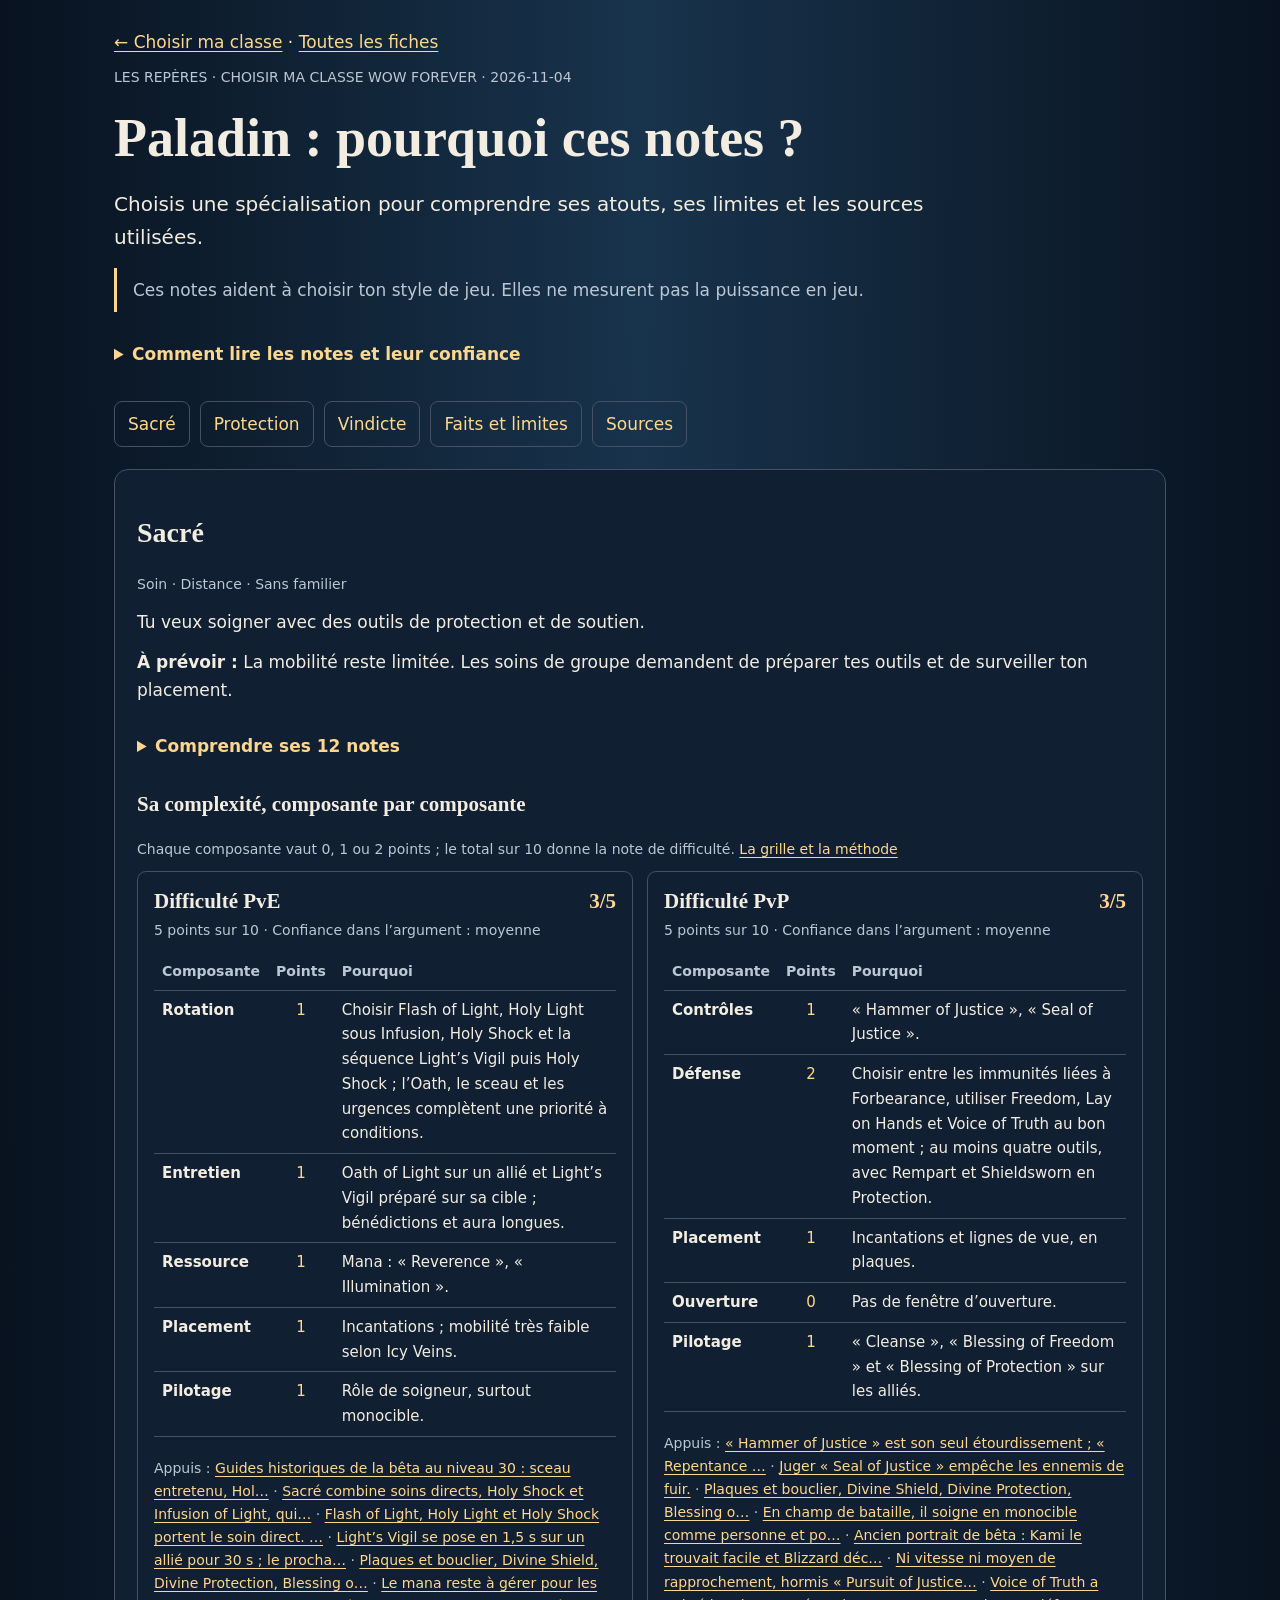
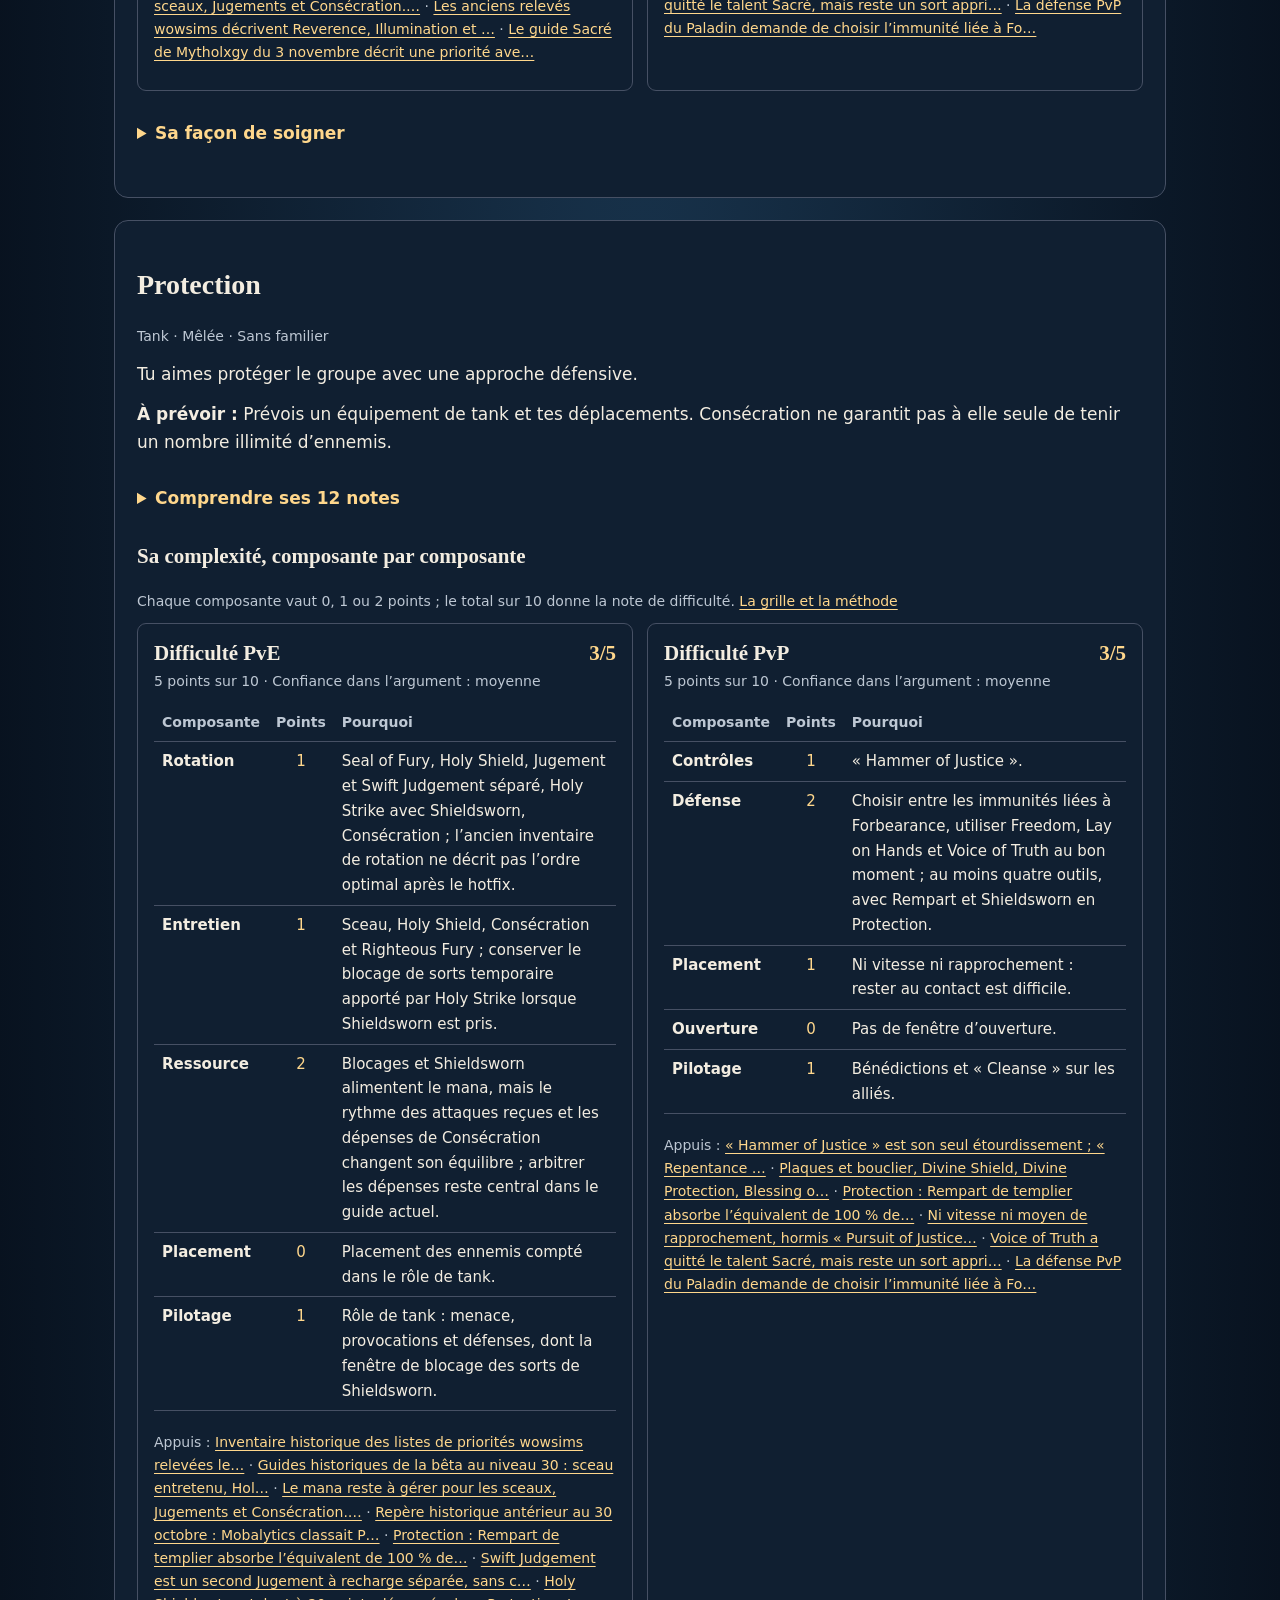
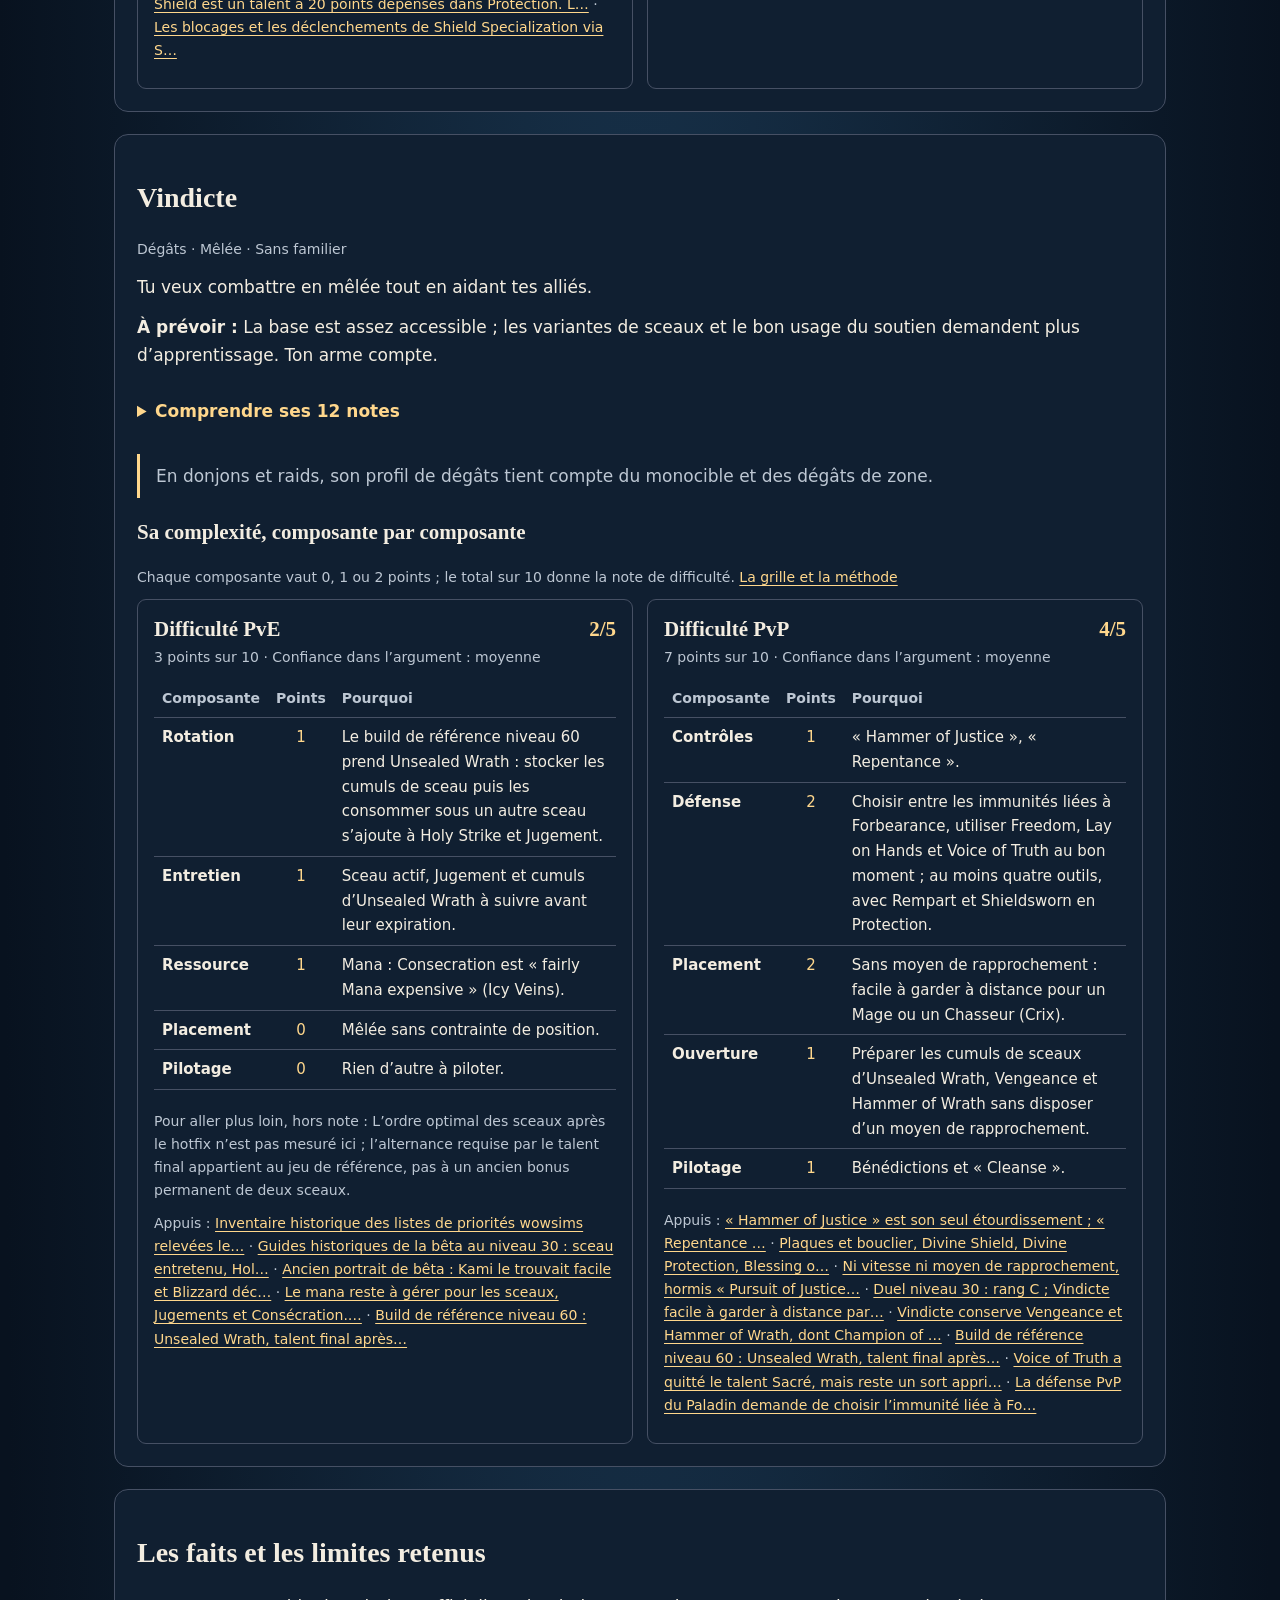
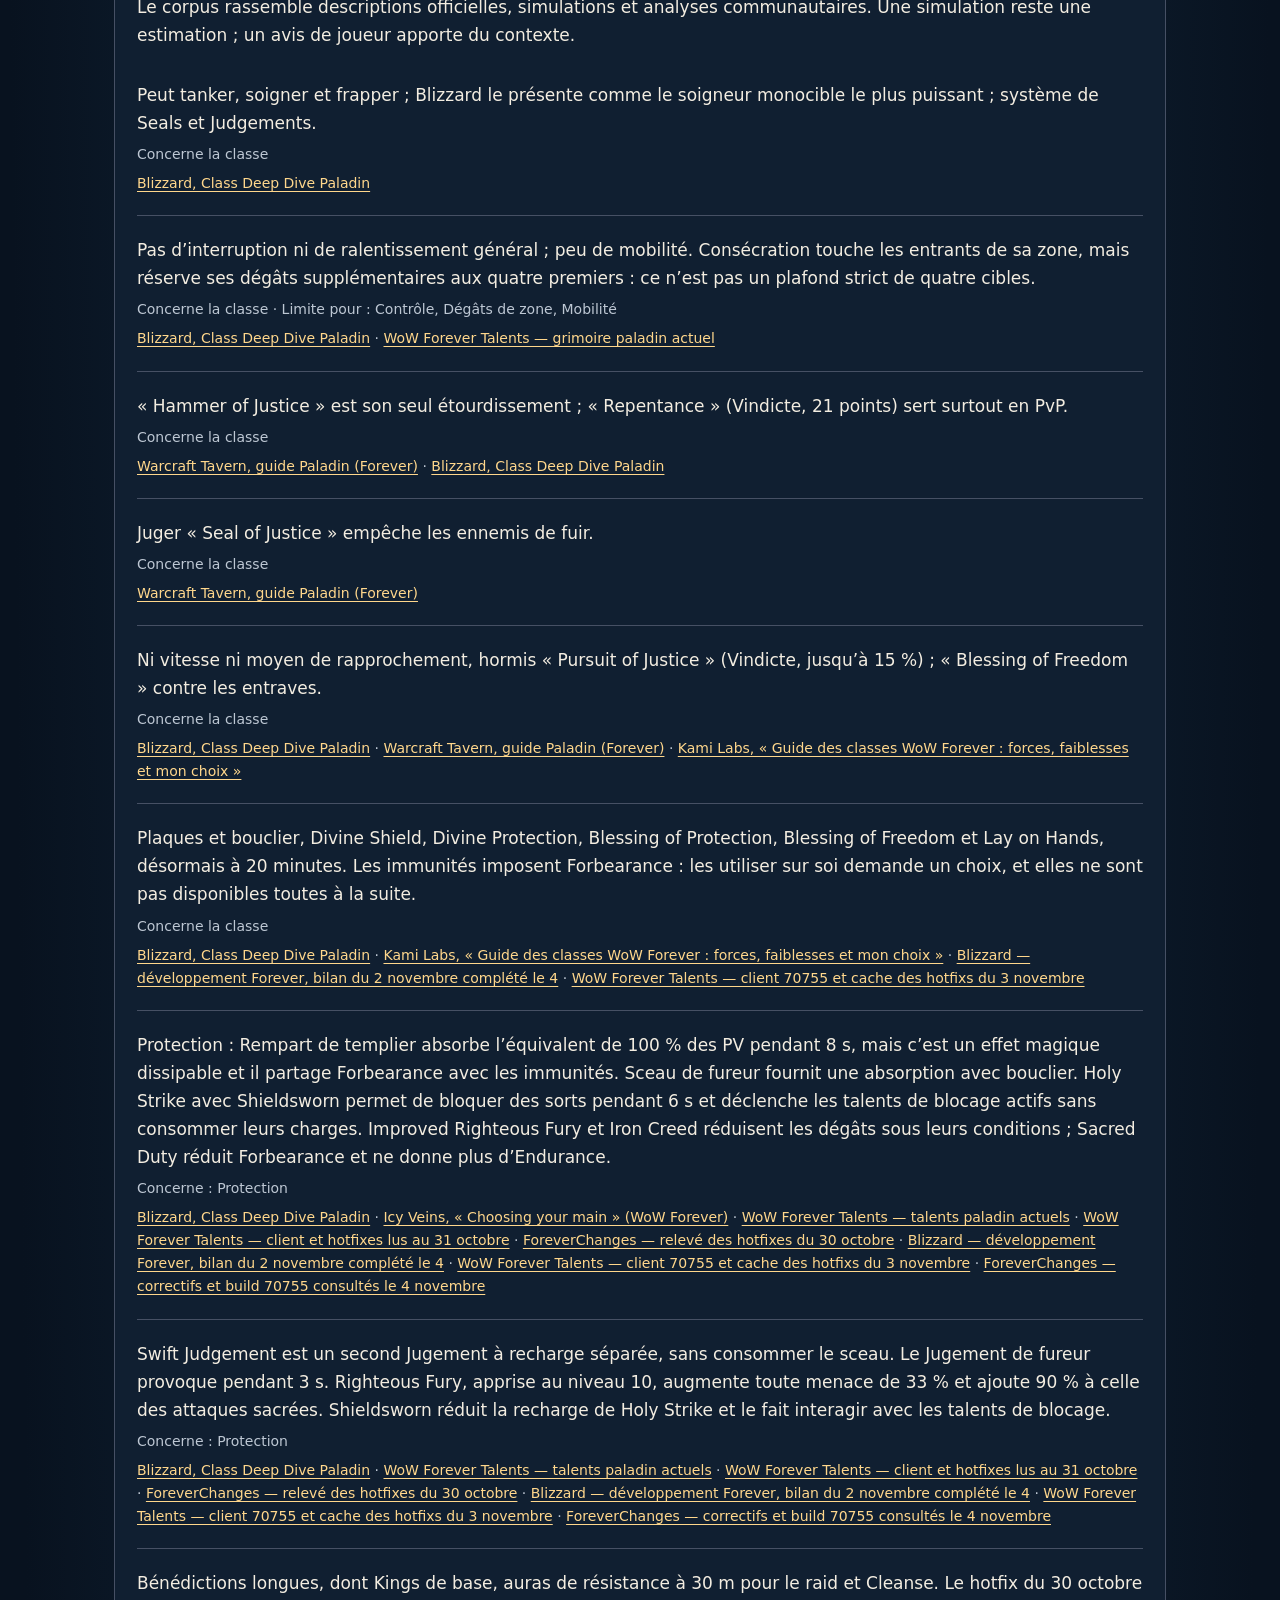
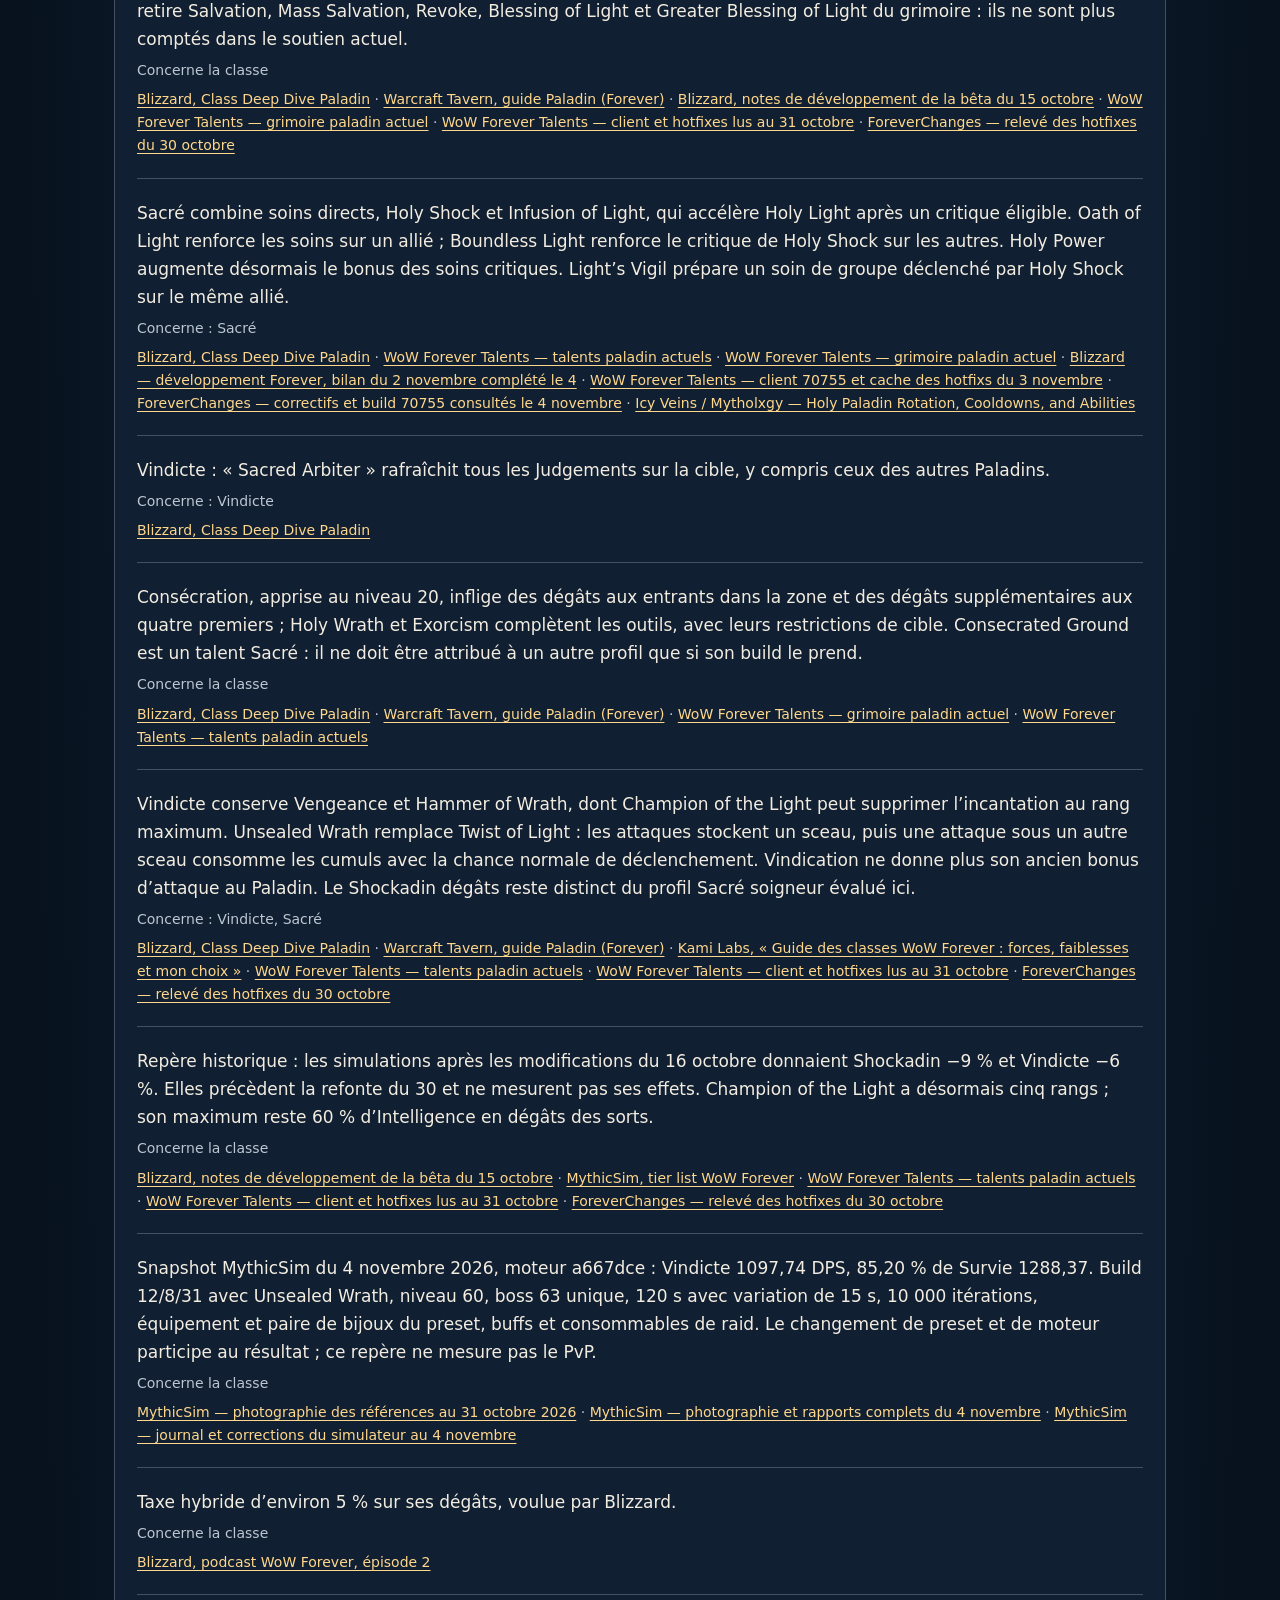
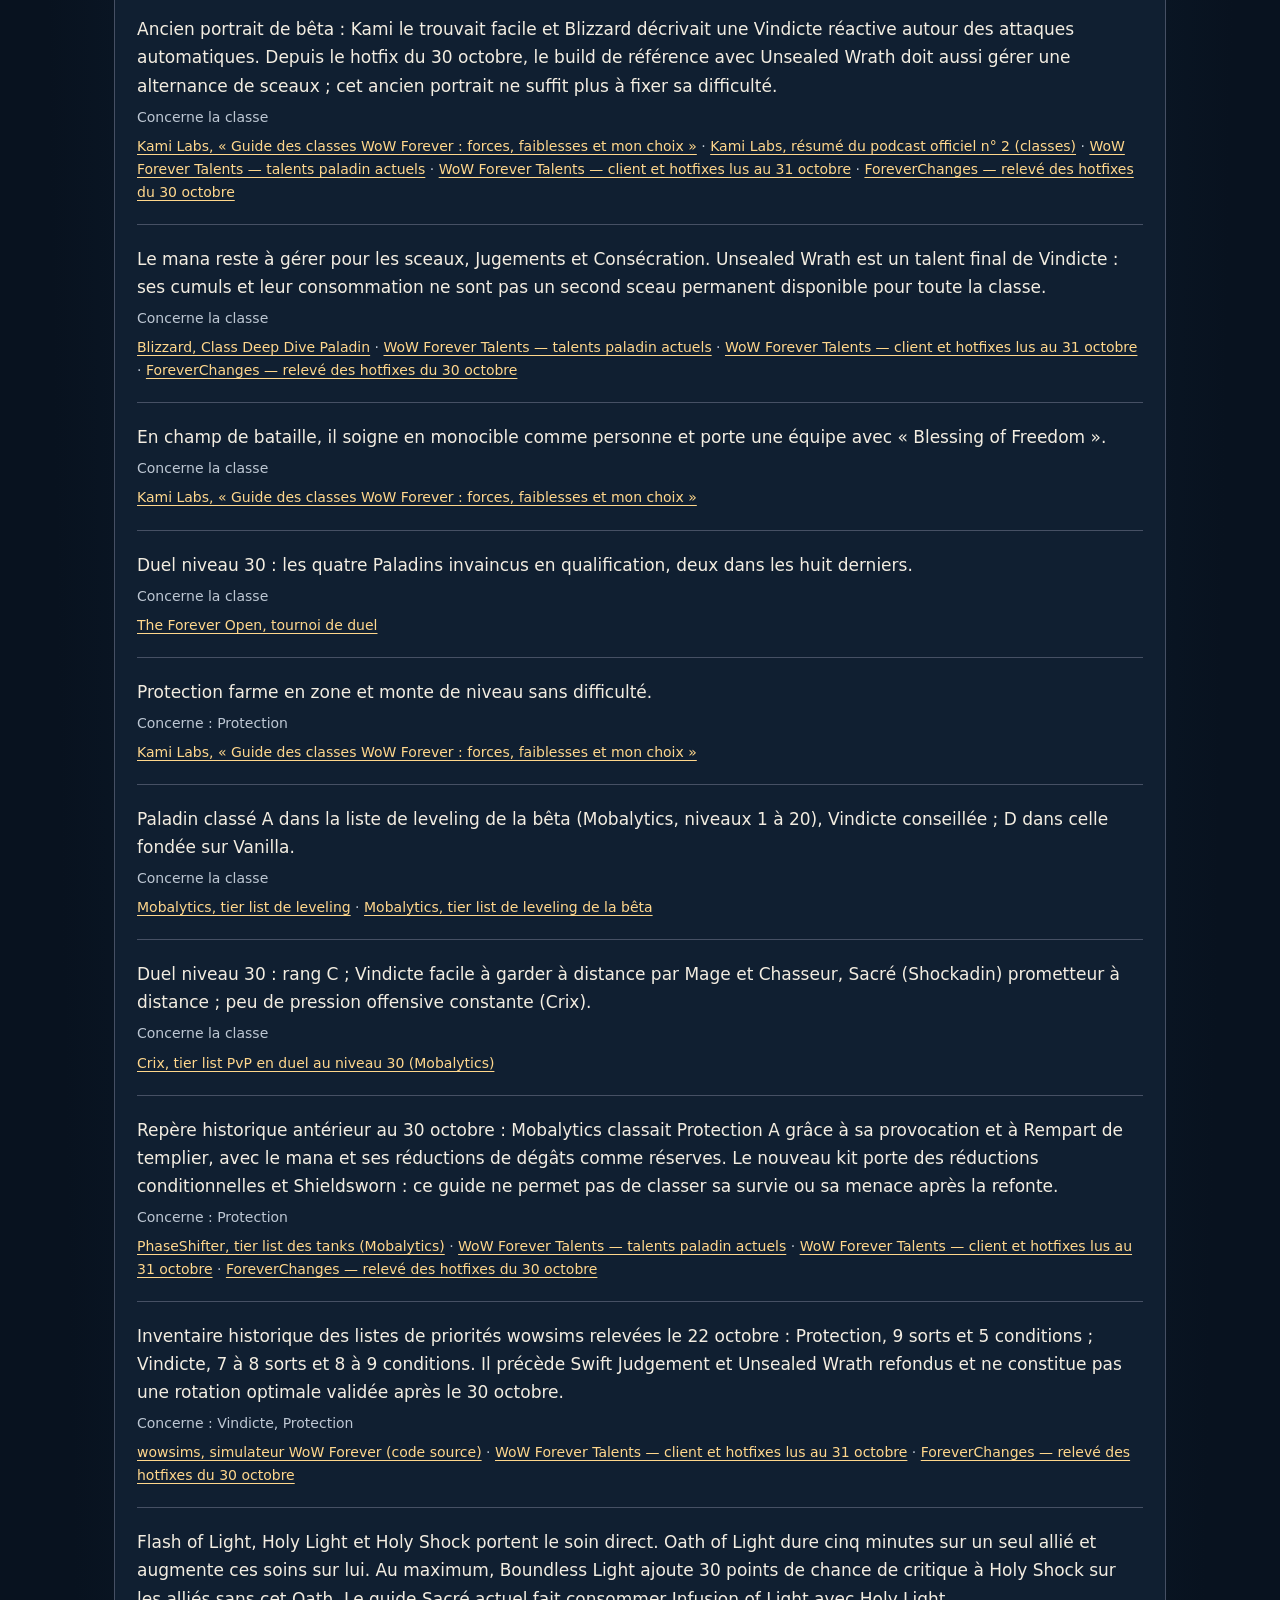
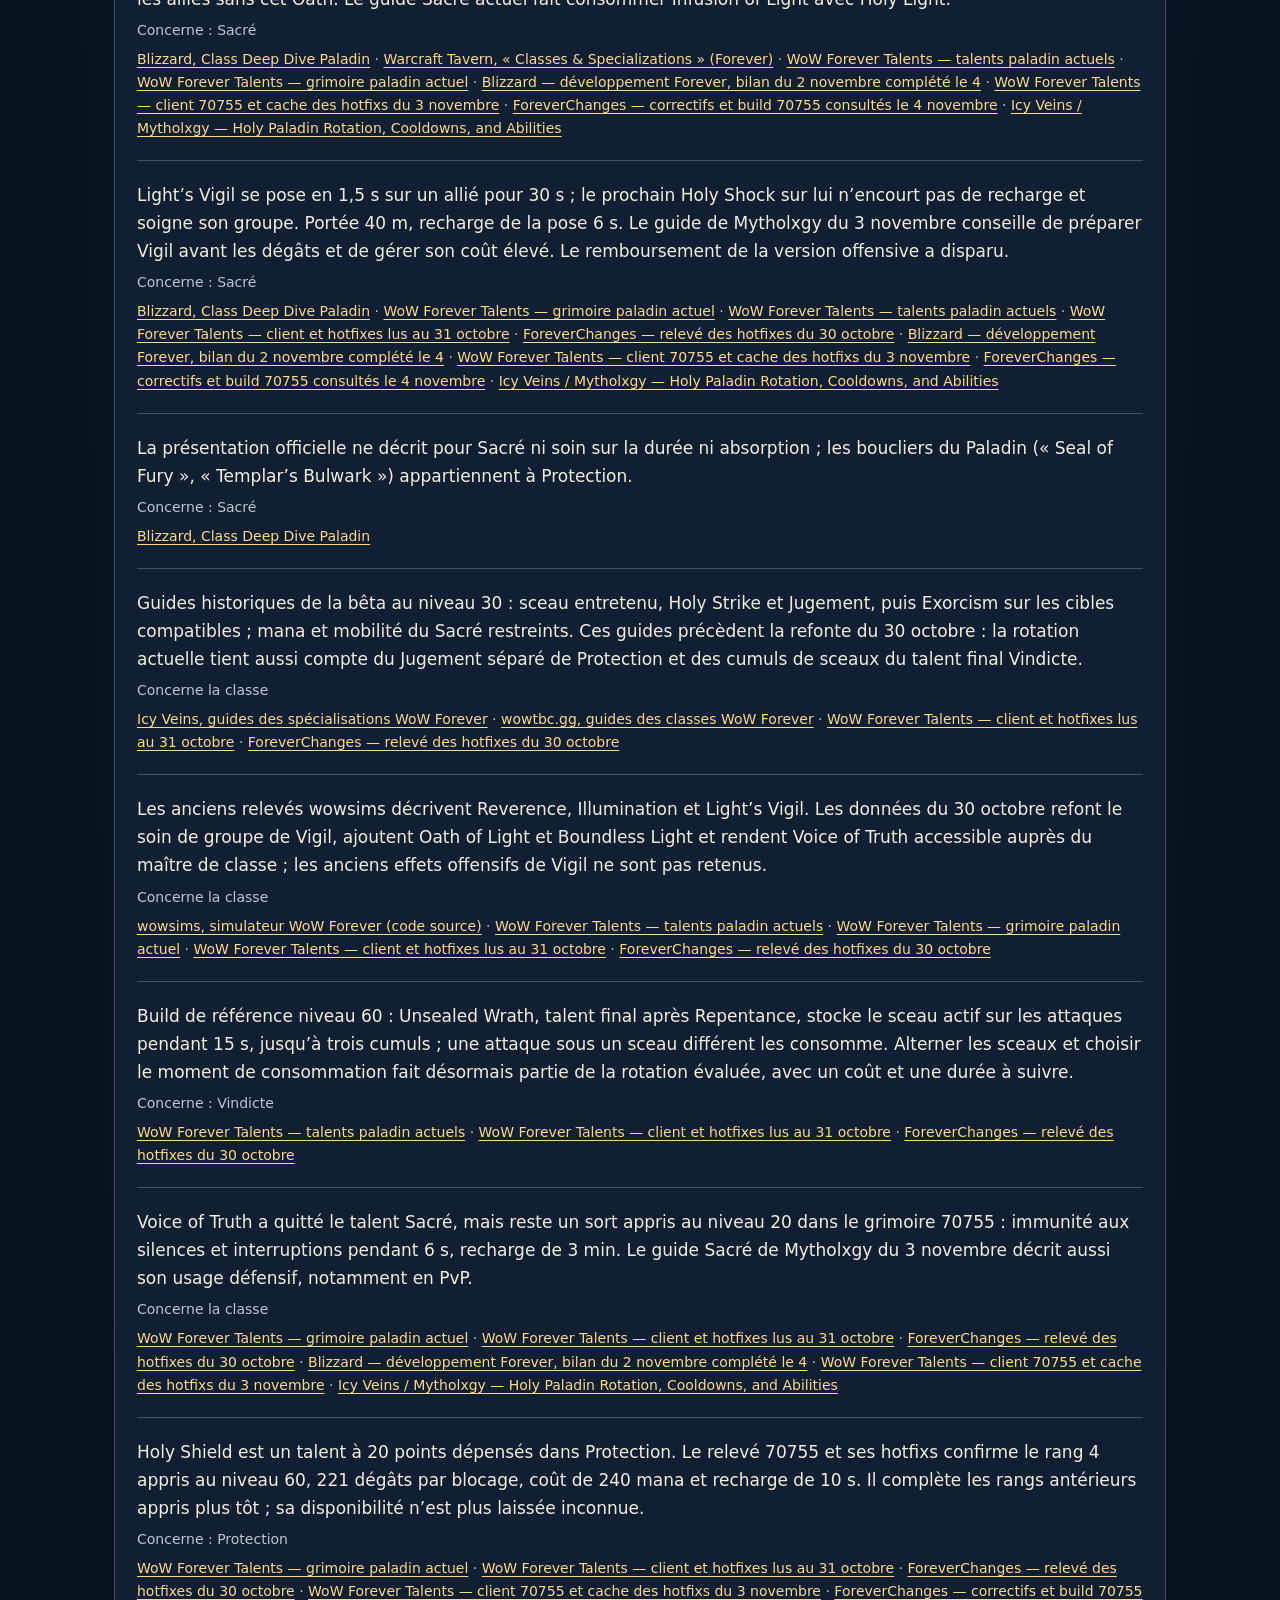
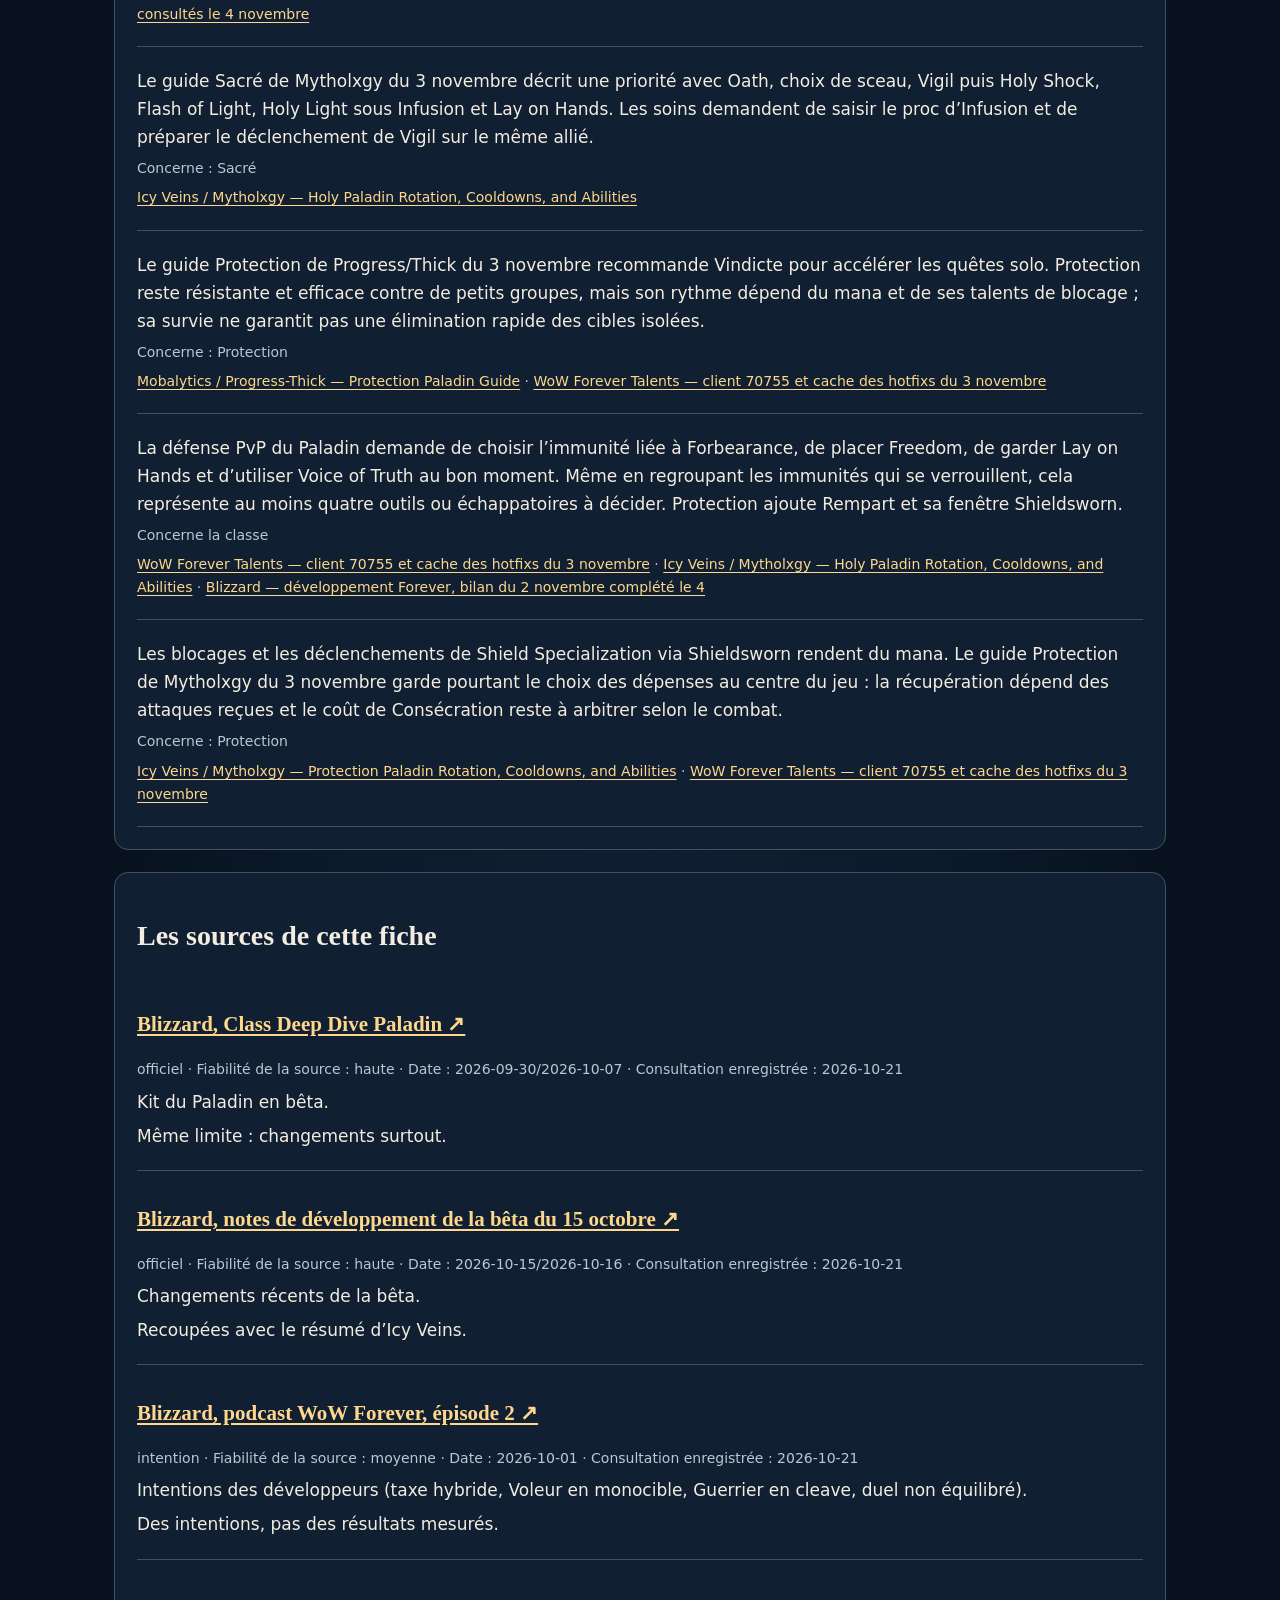
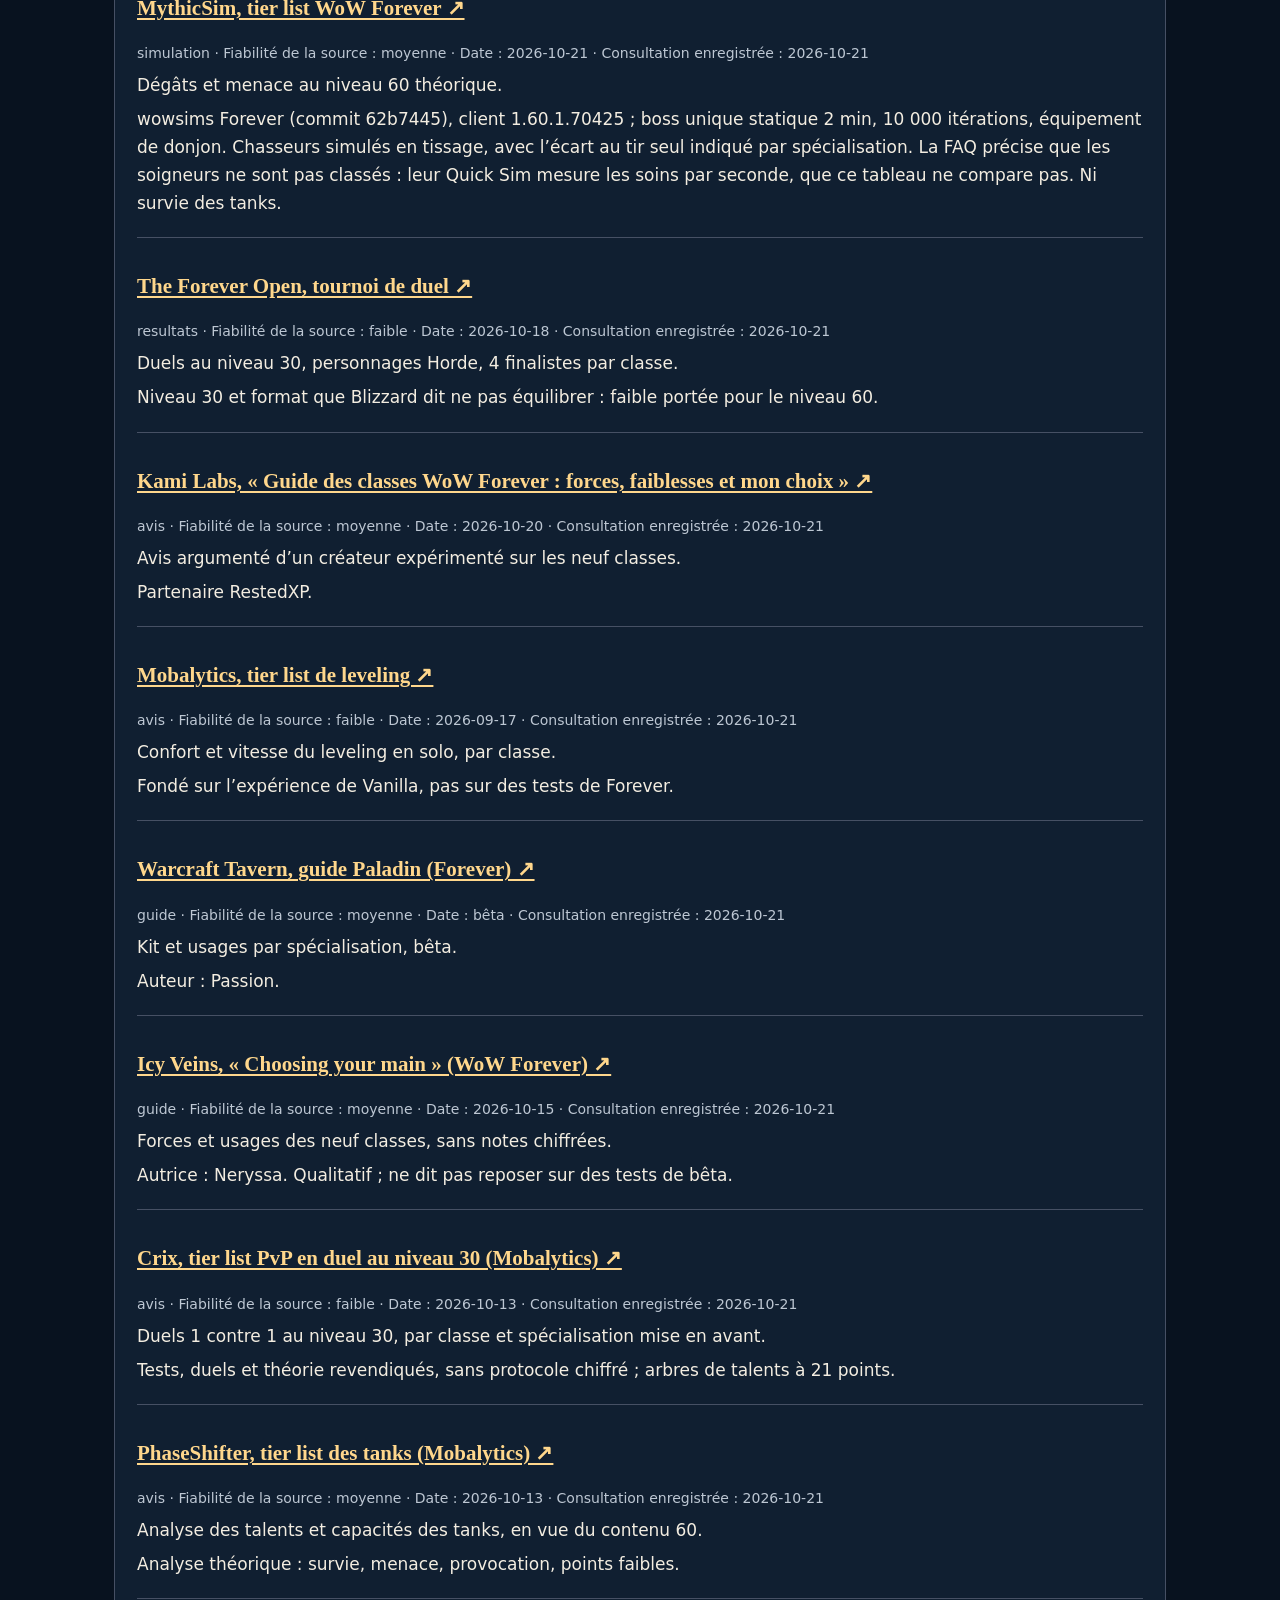
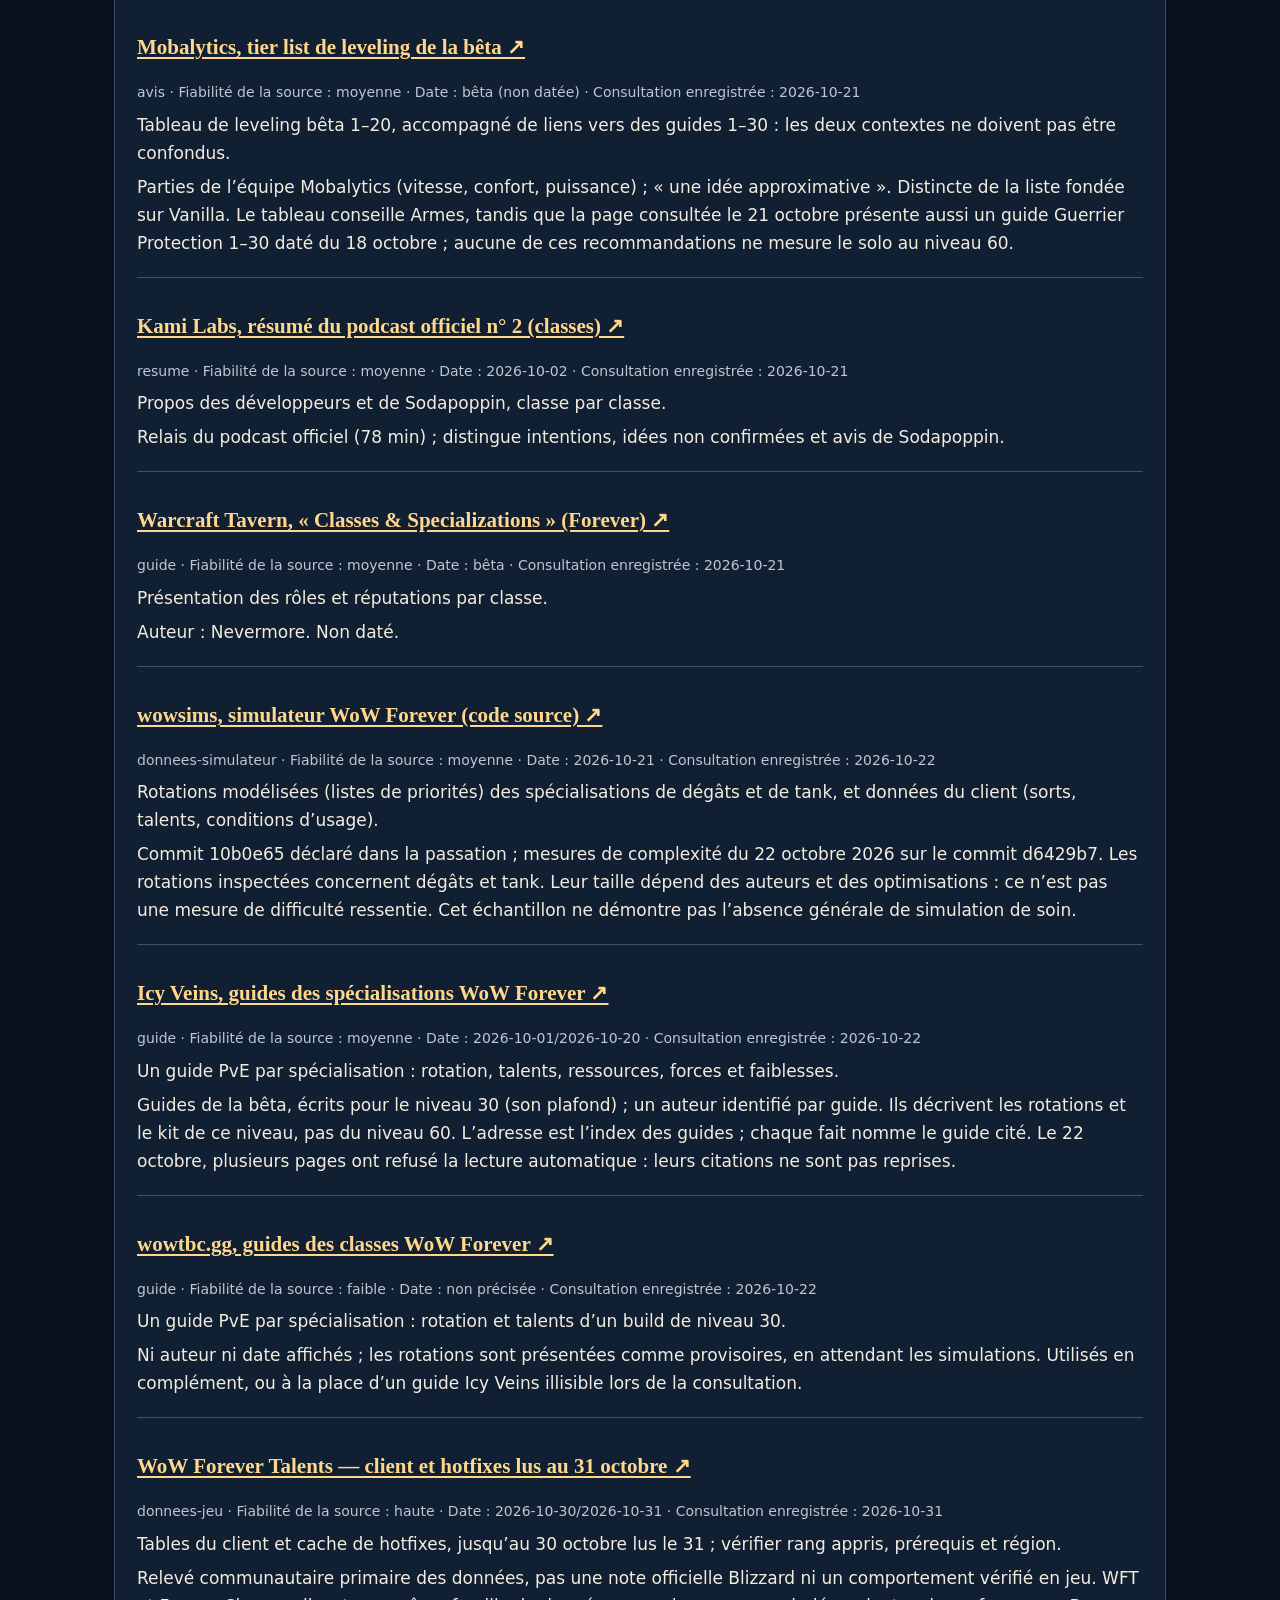
<file: fiches-sources/paladin.html>
<!doctype html>
<html lang="fr"><head><meta charset="utf-8"><meta name="viewport" content="width=device-width,initial-scale=1"><title>Paladin · Notes et sources · Choisir ma classe WoW Forever</title><style>:root{color-scheme:dark;--bg:#08121f;--panel:#101f31;--line:#465064;--text:#f3ede1;--muted:#bdc7d3;--gold:#ffd78c}
*{box-sizing:border-box}html{scroll-padding-top:20px}body{margin:0;background:radial-gradient(ellipse at top,#18334c,var(--bg) 650px);color:var(--text);font:17px/1.65 system-ui,sans-serif}main{max-width:1100px;margin:auto;padding:28px 24px 60px}a{color:var(--gold);text-underline-offset:3px;overflow-wrap:anywhere}a:hover{text-decoration-thickness:2px}a:focus-visible,summary:focus-visible{outline:3px solid var(--gold);outline-offset:5px}h1,h2,h3{line-height:1.25;font-family:Georgia,serif}h1{font-size:clamp(32px,6vw,54px);margin:16px 0}h2{font-size:28px}h3{font-size:21px}p{margin:.7em 0}.eyebrow,.meta{color:var(--muted);font-size:14px}.intro{font-size:20px;max-width:820px}.nav{display:flex;gap:10px;flex-wrap:wrap;margin:22px 0}.nav a{padding:8px 13px;border:1px solid var(--line);border-radius:8px;text-decoration:none}.panel,section.config{background:var(--panel);border:1px solid var(--line);border-radius:14px;padding:22px;margin:22px 0}.notice{border-left:3px solid var(--gold);padding:8px 16px;color:var(--muted)}details{margin:18px 0}summary{cursor:pointer;color:var(--gold);font-weight:600;padding:10px 0}.grid{display:grid;grid-template-columns:repeat(2,minmax(0,1fr));gap:14px}.note{padding:16px;border:1px solid var(--line);border-radius:9px;min-width:0}.note h3{display:flex;gap:12px;justify-content:space-between;margin:0}.value{color:var(--gold);white-space:nowrap}.confidence{display:inline-block;color:var(--muted);font-size:14px}.fact,.source{padding:14px 0;border-bottom:1px solid var(--line);scroll-margin-top:20px}.fact p,.source p{margin:6px 0}.flag{color:#ffe4b8}.skip{position:absolute;left:-9999px}.skip:focus{position:static}footer{border-top:1px solid var(--line);margin-top:35px;padding-top:20px;color:var(--muted);font-size:14px}table{width:100%;border-collapse:collapse;margin:10px 0;font-size:15px}th,td{text-align:left;vertical-align:top;padding:7px 8px;border-bottom:1px solid var(--line)}thead th{color:var(--muted);font-weight:600;font-size:14px}td.pts{color:var(--gold);white-space:nowrap;text-align:center;width:3.5em}.table{overflow-x:auto}@media(max-width:600px){table.cx thead,table.levels thead{display:none}table.cx tr{display:grid;grid-template-columns:1fr auto;gap:2px 12px;padding:8px 0;border-bottom:1px solid var(--line)}table.cx th,table.cx td,table.levels th,table.levels td{border:0;padding:0}table.cx td:last-child{grid-column:1/-1}table.levels tr{display:block;padding:8px 0;border-bottom:1px solid var(--line)}table.levels th,table.levels td{display:block;margin:3px 0}table.levels td::before{content:attr(data-label) ' : ';color:var(--muted)}}:target{outline:2px solid var(--gold);outline-offset:5px}@media(max-width:600px){main{padding:20px 15px 40px}.grid{grid-template-columns:1fr}.panel,section.config{padding:16px}.note{padding:13px}body{font-size:16px}}</style></head><body><a class="skip" href="#contenu">Aller au contenu</a><main id="contenu"><nav aria-label="Retour"><a href="../index.html#h-reco">← Choisir ma classe</a> · <a href="index.html">Toutes les fiches</a></nav><header><p class="eyebrow">LES REPÈRES · CHOISIR MA CLASSE WOW FOREVER · 2026-11-04</p><h1>Paladin : pourquoi ces notes ?</h1><p class="intro">Choisis une spécialisation pour comprendre ses atouts, ses limites et les sources utilisées.</p></header><p class="notice">Ces notes aident à choisir ton style de jeu. Elles ne mesurent pas la puissance en jeu.</p><details><summary>Comment lire les notes et leur confiance</summary><p>Une capacité officielle ne prouve pas un 4/5 ou un 5/5. La confiance concerne la solidité de l’argument, pas la précision du chiffre.</p><p>État du corpus : 2026-11-04. Les changements de patch peuvent modifier ces repères. Plusieurs sites qui reprennent une même source ne constituent pas plusieurs confirmations.</p></details><nav class="nav" aria-label="Spécialisations"><a href="#paladin-sacre">Sacré</a><a href="#paladin-protection">Protection</a><a href="#paladin-vindicte">Vindicte</a><a href="#faits">Faits et limites</a><a href="#sources">Sources</a></nav><section class="config" id="paladin-sacre"><h2>Sacré</h2><p class="meta">Soin · Distance · Sans familier</p><p>Tu veux soigner avec des outils de protection et de soutien.</p><p><b>À prévoir :</b> La mobilité reste limitée. Les soins de groupe demandent de préparer tes outils et de surveiller ton placement.</p><details><summary>Comprendre ses 12 notes</summary><p class="meta">De 1 à 5 : plus la note est haute, plus ce point est marqué. Pour la difficulté, 5 signifie plus exigeant. Les notes ci-dessous précèdent les réglages de maîtrise et de certitude du questionnaire.</p><div class="grid"><article class="note" data-note="paladin-sacre/raid"><h3>Donjons et raids <span class="value">5/5</span></h3><span class="confidence">Confiance dans l’argument : moyenne</span><p>Les soins directs, Oath of Light, Infusion et la possibilité de préparer un soin de groupe par Vigil justifient un repère haut de 5/5 pour le rôle. Le guide Sacré actuel détaille les choix d’efficacité et de mana ; la confiance reste moyenne sur cette appréciation du kit.</p><p class="meta">Appuis : <a href="#fait-p-role">Peut tanker, soigner et frapper ; Blizzard le présente comme le s…</a> · <a href="#fait-p-sacre">Sacré combine soins directs, Holy Shock et Infusion of Light, qui…</a> · <a href="#fait-p-soutien">Bénédictions longues, dont Kings de base, auras de résistance à 3…</a> · <a href="#fait-p-sacre-priorites-20261104">Le guide Sacré de Mytholxgy du 3 novembre décrit une priorité ave…</a></p></article><article class="note" data-note="paladin-sacre/bg"><h3>Champs de bataille <span class="value">5/5</span></h3><span class="confidence">Confiance dans l’argument : faible</span><p>Soins directs sur les alliés, Blessing of Freedom et défenses en plaques ; Voice of Truth protège temporairement les incantations. Le repère de bêta est conservé, sans comparatif de champs de bataille après le hotfix du 30 octobre.</p><p class="meta">Appuis : <a href="#fait-p-bg">En champ de bataille, il soigne en monocible comme personne et po…</a> · <a href="#fait-p-defense">Plaques et bouclier, Divine Shield, Divine Protection, Blessing o…</a> · <a href="#fait-p-soin-cible">Flash of Light, Holy Light et Holy Shock portent le soin direct. …</a> · <a href="#fait-p-voice-defense">Voice of Truth a quitté le talent Sacré, mais reste un sort appri…</a></p></article><article class="note" data-note="paladin-sacre/world"><h3>PvP sauvage <span class="value">4/5</span></h3><span class="confidence">Confiance dans l’argument : faible</span><p>Plaques, immunités, soins et Hammer of Justice aident à survivre. Le tournoi niveau 30 et les avis Shockadin restent historiques ; ils ne classent pas le nouveau Sacré soigneur au niveau 60.</p><p class="meta">Appuis : <a href="#fait-p-defense">Plaques et bouclier, Divine Shield, Divine Protection, Blessing o…</a> · <a href="#fait-p-hoj">« Hammer of Justice » est son seul étourdissement ; « Repentance …</a> · <a href="#fait-p-tournoi">Duel niveau 30 : les quatre Paladins invaincus en qualification, …</a> · <a href="#fait-p-pvp-duel">Duel niveau 30 : rang C ; Vindicte facile à garder à distance par…</a> · <a href="#fait-p-soin-cible">Flash of Light, Holy Light et Holy Shock portent le soin direct. …</a> · <a href="#fait-p-voice-defense">Voice of Truth a quitté le talent Sacré, mais reste un sort appri…</a></p></article><article class="note" data-note="paladin-sacre/solo"><h3>Solo <span class="value">3/5</span></h3><span class="confidence">Confiance dans l’argument : faible</span><p>Survit sans peine mais tue lentement en soin ; Paladin classé A dans la liste de leveling de la bêta, avec Vindicte conseillée.</p><p class="meta">Appuis : <a href="#fait-p-solo-mobalytics">Paladin classé A dans la liste de leveling de la bêta (Mobalytics…</a> · <a href="#fait-p-defense">Plaques et bouclier, Divine Shield, Divine Protection, Blessing o…</a></p></article><article class="note" data-note="paladin-sacre/burst"><h3>Burst <span class="value">2/5</span></h3><span class="confidence">Confiance dans l’argument : moyenne</span><p>Configuration soigneur : peu de dégâts explosifs ; la variante Shockadin (dégâts) n’a pas de configuration distincte.</p><p class="meta">Appuis : <a href="#fait-p-sacre">Sacré combine soins directs, Holy Shock et Infusion of Light, qui…</a> · <a href="#fait-p-burst">Vindicte conserve Vengeance et Hammer of Wrath, dont Champion of …</a></p></article><article class="note" data-note="paladin-sacre/zone"><h3>Dégâts de zone <span class="value">2/5</span></h3><span class="confidence">Confiance dans l’argument : moyenne</span><p>« Consecration » et « Holy Wrath » existent, mais la configuration soigneur fait peu de dégâts de zone.</p><p class="meta">Appuis : <a href="#fait-p-zone">Consécration, apprise au niveau 20, inflige des dégâts aux entran…</a></p></article><article class="note" data-note="paladin-sacre/ctrl"><h3>Contrôle <span class="value">2/5</span></h3><span class="confidence">Confiance dans l’argument : haute</span><p>Ni interruption ni ralentissement, de l’aveu de Blizzard ; « Hammer of Justice » est son seul étourdissement.</p><p class="meta">Appuis : <a href="#fait-p-limites">Pas d’interruption ni de ralentissement général ; peu de mobilité…</a> · <a href="#fait-p-hoj">« Hammer of Justice » est son seul étourdissement ; « Repentance …</a> · <a href="#fait-p-justice">Juger « Seal of Justice » empêche les ennemis de fuir.</a></p></article><article class="note" data-note="paladin-sacre/surv"><h3>Survie <span class="value">5/5</span></h3><span class="confidence">Confiance dans l’argument : haute</span><p>Plaques, bouclier, Divine Shield, Divine Protection et Lay on Hands ; Voice of Truth ajoute une immunité temporaire aux silences et interruptions.</p><p class="meta">Appuis : <a href="#fait-p-defense">Plaques et bouclier, Divine Shield, Divine Protection, Blessing o…</a> · <a href="#fait-p-voice-defense">Voice of Truth a quitté le talent Sacré, mais reste un sort appri…</a></p></article><article class="note" data-note="paladin-sacre/mob"><h3>Mobilité <span class="value">2/5</span></h3><span class="confidence">Confiance dans l’argument : haute</span><p>Ni vitesse ni moyen de rapprochement ; « Blessing of Freedom » contre les entraves.</p><p class="meta">Appuis : <a href="#fait-p-mobilite">Ni vitesse ni moyen de rapprochement, hormis « Pursuit of Justice…</a> · <a href="#fait-p-limites">Pas d’interruption ni de ralentissement général ; peu de mobilité…</a></p></article><article class="note" data-note="paladin-sacre/support"><h3>Soutien <span class="value">5/5</span></h3><span class="confidence">Confiance dans l’argument : moyenne</span><p>Bénédictions longues, auras, Cleanse et soin de groupe préparé par Light’s Vigil. Le Salut et les Bénédictions de lumière retirés ne sont plus comptés.</p><p class="meta">Appuis : <a href="#fait-p-soutien">Bénédictions longues, dont Kings de base, auras de résistance à 3…</a> · <a href="#fait-p-sacre">Sacré combine soins directs, Holy Shock et Infusion of Light, qui…</a> · <a href="#fait-p-soin-groupe">Light’s Vigil se pose en 1,5 s sur un allié pour 30 s ; le procha…</a></p></article><article class="note" data-note="paladin-sacre/charge_pve"><h3>Difficulté PvE <span class="value">3/5</span></h3><span class="confidence">Confiance dans l’argument : moyenne</span><p>5 points sur 10 : la rotation à conditions, les effets à entretenir, le mana, les incantations et le rôle de soigneur pèsent chacun un peu.</p><p class="meta">Appuis : <a href="#fait-p-guides">Guides historiques de la bêta au niveau 30 : sceau entretenu, Hol…</a> · <a href="#fait-p-sacre">Sacré combine soins directs, Holy Shock et Infusion of Light, qui…</a> · <a href="#fait-p-soin-cible">Flash of Light, Holy Light et Holy Shock portent le soin direct. …</a> · <a href="#fait-p-soin-groupe">Light’s Vigil se pose en 1,5 s sur un allié pour 30 s ; le procha…</a> · <a href="#fait-p-defense">Plaques et bouclier, Divine Shield, Divine Protection, Blessing o…</a> · <a href="#fait-p-mana">Le mana reste à gérer pour les sceaux, Jugements et Consécration.…</a> · <a href="#fait-p-sorts-client">Les anciens relevés wowsims décrivent Reverence, Illumination et …</a> · <a href="#fait-p-sacre-priorites-20261104">Le guide Sacré de Mytholxgy du 3 novembre décrit une priorité ave…</a></p></article><article class="note" data-note="paladin-sacre/charge_pvp"><h3>Difficulté PvP <span class="value">3/5</span></h3><span class="confidence">Confiance dans l’argument : moyenne</span><p>5 points sur 10 sur la grille commune : les défenses actives exigent des choix, y compris entre immunités partageant Forbearance ; le reste suit les contraintes de contrôle, placement et soutien de ce build.</p><p class="meta">Appuis : <a href="#fait-p-hoj">« Hammer of Justice » est son seul étourdissement ; « Repentance …</a> · <a href="#fait-p-justice">Juger « Seal of Justice » empêche les ennemis de fuir.</a> · <a href="#fait-p-defense">Plaques et bouclier, Divine Shield, Divine Protection, Blessing o…</a> · <a href="#fait-p-bg">En champ de bataille, il soigne en monocible comme personne et po…</a> · <a href="#fait-p-facile">Ancien portrait de bêta : Kami le trouvait facile et Blizzard déc…</a> · <a href="#fait-p-mobilite">Ni vitesse ni moyen de rapprochement, hormis « Pursuit of Justice…</a> · <a href="#fait-p-voice-defense">Voice of Truth a quitté le talent Sacré, mais reste un sort appri…</a> · <a href="#fait-p-defense-pvp-pilotage">La défense PvP du Paladin demande de choisir l’immunité liée à Fo…</a></p></article></div></details><section class="complexity" id="paladin-sacre-complexite"><h3>Sa complexité, composante par composante</h3><p class="meta">Chaque composante vaut 0, 1 ou 2 points ; le total sur 10 donne la note de difficulté. <a href="complexite.html#grille">La grille et la méthode</a></p><div class="grid"><article class="note" data-complexite="paladin-sacre/pve"><h3>Difficulté PvE <span class="value">3/5</span></h3><span class="confidence">5 points sur 10 · Confiance dans l’argument : moyenne</span><div class="table"><table class="cx"><thead><tr><th scope="col">Composante</th><th scope="col">Points</th><th scope="col">Pourquoi</th></tr></thead><tbody><tr><th scope="row">Rotation</th><td class="pts">1</td><td>Choisir Flash of Light, Holy Light sous Infusion, Holy Shock et la séquence Light’s Vigil puis Holy Shock ; l’Oath, le sceau et les urgences complètent une priorité à conditions.</td></tr><tr><th scope="row">Entretien</th><td class="pts">1</td><td>Oath of Light sur un allié et Light’s Vigil préparé sur sa cible ; bénédictions et aura longues.</td></tr><tr><th scope="row">Ressource</th><td class="pts">1</td><td>Mana : « Reverence », « Illumination ».</td></tr><tr><th scope="row">Placement</th><td class="pts">1</td><td>Incantations ; mobilité très faible selon Icy Veins.</td></tr><tr><th scope="row">Pilotage</th><td class="pts">1</td><td>Rôle de soigneur, surtout monocible.</td></tr></tbody></table></div><p class="meta">Appuis : <a href="#fait-p-guides">Guides historiques de la bêta au niveau 30 : sceau entretenu, Hol…</a> · <a href="#fait-p-sacre">Sacré combine soins directs, Holy Shock et Infusion of Light, qui…</a> · <a href="#fait-p-soin-cible">Flash of Light, Holy Light et Holy Shock portent le soin direct. …</a> · <a href="#fait-p-soin-groupe">Light’s Vigil se pose en 1,5 s sur un allié pour 30 s ; le procha…</a> · <a href="#fait-p-defense">Plaques et bouclier, Divine Shield, Divine Protection, Blessing o…</a> · <a href="#fait-p-mana">Le mana reste à gérer pour les sceaux, Jugements et Consécration.…</a> · <a href="#fait-p-sorts-client">Les anciens relevés wowsims décrivent Reverence, Illumination et …</a> · <a href="#fait-p-sacre-priorites-20261104">Le guide Sacré de Mytholxgy du 3 novembre décrit une priorité ave…</a></p></article><article class="note" data-complexite="paladin-sacre/pvp"><h3>Difficulté PvP <span class="value">3/5</span></h3><span class="confidence">5 points sur 10 · Confiance dans l’argument : moyenne</span><div class="table"><table class="cx"><thead><tr><th scope="col">Composante</th><th scope="col">Points</th><th scope="col">Pourquoi</th></tr></thead><tbody><tr><th scope="row">Contrôles</th><td class="pts">1</td><td>« Hammer of Justice », « Seal of Justice ».</td></tr><tr><th scope="row">Défense</th><td class="pts">2</td><td>Choisir entre les immunités liées à Forbearance, utiliser Freedom, Lay on Hands et Voice of Truth au bon moment ; au moins quatre outils, avec Rempart et Shieldsworn en Protection.</td></tr><tr><th scope="row">Placement</th><td class="pts">1</td><td>Incantations et lignes de vue, en plaques.</td></tr><tr><th scope="row">Ouverture</th><td class="pts">0</td><td>Pas de fenêtre d’ouverture.</td></tr><tr><th scope="row">Pilotage</th><td class="pts">1</td><td>« Cleanse », « Blessing of Freedom » et « Blessing of Protection » sur les alliés.</td></tr></tbody></table></div><p class="meta">Appuis : <a href="#fait-p-hoj">« Hammer of Justice » est son seul étourdissement ; « Repentance …</a> · <a href="#fait-p-justice">Juger « Seal of Justice » empêche les ennemis de fuir.</a> · <a href="#fait-p-defense">Plaques et bouclier, Divine Shield, Divine Protection, Blessing o…</a> · <a href="#fait-p-bg">En champ de bataille, il soigne en monocible comme personne et po…</a> · <a href="#fait-p-facile">Ancien portrait de bêta : Kami le trouvait facile et Blizzard déc…</a> · <a href="#fait-p-mobilite">Ni vitesse ni moyen de rapprochement, hormis « Pursuit of Justice…</a> · <a href="#fait-p-voice-defense">Voice of Truth a quitté le talent Sacré, mais reste un sort appri…</a> · <a href="#fait-p-defense-pvp-pilotage">La défense PvP du Paladin demande de choisir l’immunité liée à Fo…</a></p></article></div></section><details><summary>Sa façon de soigner</summary><p>Ces repères décrivent ses outils de soin, pas son HPS.</p><div class="grid"><article class="note" data-note="paladin-sacre/prevention"><h3>Prévenir les dégâts <span class="value">1/5</span></h3><span class="confidence">Confiance dans l’argument : moyenne</span><p>Ni bouclier ni absorption décrits pour Sacré ; ceux du Paladin vont à Protection.</p><p class="meta">Appuis : <a href="#fait-p-soin-sans-hot">La présentation officielle ne décrit pour Sacré ni soin sur la du…</a></p></article><article class="note" data-note="paladin-sacre/duree"><h3>Soins sur la durée <span class="value">1/5</span></h3><span class="confidence">Confiance dans l’argument : moyenne</span><p>Aucun soin sur la durée décrit pour Sacré.</p><p class="meta">Appuis : <a href="#fait-p-soin-sans-hot">La présentation officielle ne décrit pour Sacré ni soin sur la du…</a></p></article><article class="note" data-note="paladin-sacre/cible"><h3>Gros soins ciblés <span class="value">5/5</span></h3><span class="confidence">Confiance dans l’argument : haute</span><p>Profil de soins directs monocibles autour de Flash of Light et Holy Light, renforcé par Oath of Light ; Boundless Light profite aux Holy Shock sur les autres alliés. La note décrit cette identité, pas un rang mesuré entre soigneurs.</p><p class="meta">Appuis : <a href="#fait-p-soin-cible">Flash of Light, Holy Light et Holy Shock portent le soin direct. …</a> · <a href="#fait-p-role">Peut tanker, soigner et frapper ; Blizzard le présente comme le s…</a></p></article><article class="note" data-note="paladin-sacre/groupe"><h3>Soins de groupe <span class="value">3/5</span></h3><span class="confidence">Confiance dans l’argument : moyenne</span><p>Light’s Vigil prépare un soin de groupe déclenché par Holy Shock ; la pose incantée et le ciblage demandent une anticipation. Le profil de soin de groupe reste secondaire par rapport au monocible.</p><p class="meta">Appuis : <a href="#fait-p-soin-groupe">Light’s Vigil se pose en 1,5 s sur un allié pour 30 s ; le procha…</a></p></article></div></details></section><section class="config" id="paladin-protection"><h2>Protection</h2><p class="meta">Tank · Mêlée · Sans familier</p><p>Tu aimes protéger le groupe avec une approche défensive.</p><p><b>À prévoir :</b> Prévois un équipement de tank et tes déplacements. Consécration ne garantit pas à elle seule de tenir un nombre illimité d’ennemis.</p><details><summary>Comprendre ses 12 notes</summary><p class="meta">De 1 à 5 : plus la note est haute, plus ce point est marqué. Pour la difficulté, 5 signifie plus exigeant. Les notes ci-dessous précèdent les réglages de maîtrise et de certitude du questionnaire.</p><div class="grid"><article class="note" data-note="paladin-protection/raid"><h3>Donjons et raids <span class="value">4/5</span></h3><span class="confidence">Confiance dans l’argument : faible</span><p>Repère éditorial de tank conservé après revue du 31 octobre : kit de menace, défenses et contraintes de ce build. Les nouveaux talents sont décrits dans les appuis ; les simulations de menace ne mesurent pas la survie et ne justifient pas un nouveau classement de tanks au niveau 60.</p><p class="meta">Appuis : <a href="#fait-p-prot-defense">Protection : Rempart de templier absorbe l’équivalent de 100 % de…</a> · <a href="#fait-p-sim">Snapshot MythicSim du 4 novembre 2026, moteur a667dce : Vindicte …</a> · <a href="#fait-p-tank-a">Repère historique antérieur au 30 octobre : Mobalytics classait P…</a></p><p class="flag">À surveiller : Classée A des tanks par Mobalytics, devant l’ours, mais menace simulée la plus faible des trois (67 %) ; survie non simulée.</p></article><article class="note" data-note="paladin-protection/bg"><h3>Champs de bataille <span class="value">4/5</span></h3><span class="confidence">Confiance dans l’argument : faible</span><p>Plaques, bouclier et « Blessing of Freedom » pour tenir les objectifs ; aucune source PvP propre à la Protection.</p><p class="meta">Appuis : <a href="#fait-p-prot-defense">Protection : Rempart de templier absorbe l’équivalent de 100 % de…</a> · <a href="#fait-p-bg">En champ de bataille, il soigne en monocible comme personne et po…</a></p></article><article class="note" data-note="paladin-protection/world"><h3>PvP sauvage <span class="value">3/5</span></h3><span class="confidence">Confiance dans l’argument : faible</span><p>Très résistant, mais peu de dégâts et aucune mobilité pour conclure un combat seul.</p><p class="meta">Appuis : <a href="#fait-p-prot-defense">Protection : Rempart de templier absorbe l’équivalent de 100 % de…</a> · <a href="#fait-p-mobilite">Ni vitesse ni moyen de rapprochement, hormis « Pursuit of Justice…</a></p></article><article class="note" data-note="paladin-protection/solo"><h3>Solo <span class="value">4/5</span></h3><span class="confidence">Confiance dans l’argument : moyenne</span><p>Très résistante et à l’aise contre de petits groupes grâce aux blocages, absorptions et soins. Le guide actuel préfère Vindicte pour les quêtes à cibles isolées ; le mana et l’accès progressif aux talents limitent le rythme. Le repère est ramené à 4 pour l’ensemble solo, leveling et farm.</p><p class="meta">Appuis : <a href="#fait-p-solo-kami">Protection farme en zone et monte de niveau sans difficulté.</a> · <a href="#fait-p-solo-mobalytics">Paladin classé A dans la liste de leveling de la bêta (Mobalytics…</a> · <a href="#fait-p-nerf">Repère historique : les simulations après les modifications du 16…</a> · <a href="#fait-p-prot-defense">Protection : Rempart de templier absorbe l’équivalent de 100 % de…</a> · <a href="#fait-p-zone">Consécration, apprise au niveau 20, inflige des dégâts aux entran…</a> · <a href="#fait-p-prot-solo-20261104">Le guide Protection de Progress/Thick du 3 novembre recommande Vi…</a></p></article><article class="note" data-note="paladin-protection/burst"><h3>Burst <span class="value">3/5</span></h3><span class="confidence">Confiance dans l’argument : faible</span><p>Swift Judgement fournit un second Jugement à recharge séparée ; Holy Strike et Shieldsworn servent la menace et les interactions de bouclier. Cela ne mesure pas un nouveau burst comparatif.</p><p class="meta">Appuis : <a href="#fait-p-prot-degats">Swift Judgement est un second Jugement à recharge séparée, sans c…</a> · <a href="#fait-p-prot-defense">Protection : Rempart de templier absorbe l’équivalent de 100 % de…</a></p></article><article class="note" data-note="paladin-protection/zone"><h3>Dégâts de zone <span class="value">3/5</span></h3><span class="confidence">Confiance dans l’argument : moyenne</span><p>Consécration touche la zone avec un supplément sur les quatre premiers entrants ; Holy Wrath reste conditionnel. Consecrated Ground ne compte que si le build prend ce talent Sacré.</p><p class="meta">Appuis : <a href="#fait-p-zone">Consécration, apprise au niveau 20, inflige des dégâts aux entran…</a> · <a href="#fait-p-limites">Pas d’interruption ni de ralentissement général ; peu de mobilité…</a></p></article><article class="note" data-note="paladin-protection/ctrl"><h3>Contrôle <span class="value">2/5</span></h3><span class="confidence">Confiance dans l’argument : haute</span><p>Ni interruption ni ralentissement, de l’aveu de Blizzard ; « Hammer of Justice » est son seul étourdissement.</p><p class="meta">Appuis : <a href="#fait-p-limites">Pas d’interruption ni de ralentissement général ; peu de mobilité…</a> · <a href="#fait-p-hoj">« Hammer of Justice » est son seul étourdissement ; « Repentance …</a> · <a href="#fait-p-justice">Juger « Seal of Justice » empêche les ennemis de fuir.</a></p></article><article class="note" data-note="paladin-protection/surv"><h3>Survie <span class="value">5/5</span></h3><span class="confidence">Confiance dans l’argument : haute</span><p>Rempart de templier et les défenses de la classe ; dans le build Protection avec bouclier, Holy Strike et Shieldsworn permettent un blocage de sorts temporaire. Les réductions de dégâts de Righteous Fury et Iron Creed sont conditionnelles.</p><p class="meta">Appuis : <a href="#fait-p-prot-defense">Protection : Rempart de templier absorbe l’équivalent de 100 % de…</a> · <a href="#fait-p-defense">Plaques et bouclier, Divine Shield, Divine Protection, Blessing o…</a></p></article><article class="note" data-note="paladin-protection/mob"><h3>Mobilité <span class="value">2/5</span></h3><span class="confidence">Confiance dans l’argument : haute</span><p>Ni vitesse ni moyen de rapprochement ; « Blessing of Freedom » contre les entraves.</p><p class="meta">Appuis : <a href="#fait-p-mobilite">Ni vitesse ni moyen de rapprochement, hormis « Pursuit of Justice…</a> · <a href="#fait-p-limites">Pas d’interruption ni de ralentissement général ; peu de mobilité…</a></p></article><article class="note" data-note="paladin-protection/support"><h3>Soutien <span class="value">5/5</span></h3><span class="confidence">Confiance dans l’argument : moyenne</span><p>Bénédictions longues, auras de résistance et Cleanse restent disponibles ; le Salut a quitté le grimoire.</p><p class="meta">Appuis : <a href="#fait-p-soutien">Bénédictions longues, dont Kings de base, auras de résistance à 3…</a></p></article><article class="note" data-note="paladin-protection/charge_pve"><h3>Difficulté PvE <span class="value">3/5</span></h3><span class="confidence">Confiance dans l’argument : moyenne</span><p>5 points sur 10 sur la grille de complexité : la gestion de la ressource pèse beaucoup ; la rotation, les effets à entretenir et le pilotage, un peu.</p><p class="meta">Appuis : <a href="#fait-p-rotation">Inventaire historique des listes de priorités wowsims relevées le…</a> · <a href="#fait-p-guides">Guides historiques de la bêta au niveau 30 : sceau entretenu, Hol…</a> · <a href="#fait-p-mana">Le mana reste à gérer pour les sceaux, Jugements et Consécration.…</a> · <a href="#fait-p-tank-a">Repère historique antérieur au 30 octobre : Mobalytics classait P…</a> · <a href="#fait-p-prot-defense">Protection : Rempart de templier absorbe l’équivalent de 100 % de…</a> · <a href="#fait-p-prot-degats">Swift Judgement est un second Jugement à recharge séparée, sans c…</a> · <a href="#fait-p-holy-shield-rangs">Holy Shield est un talent à 20 points dépensés dans Protection. L…</a> · <a href="#fait-p-prot-mana-actuelle">Les blocages et les déclenchements de Shield Specialization via S…</a></p></article><article class="note" data-note="paladin-protection/charge_pvp"><h3>Difficulté PvP <span class="value">3/5</span></h3><span class="confidence">Confiance dans l’argument : moyenne</span><p>5 points sur 10 sur la grille commune : les défenses actives exigent des choix, y compris entre immunités partageant Forbearance ; le reste suit les contraintes de contrôle, placement et soutien de ce build.</p><p class="meta">Appuis : <a href="#fait-p-hoj">« Hammer of Justice » est son seul étourdissement ; « Repentance …</a> · <a href="#fait-p-defense">Plaques et bouclier, Divine Shield, Divine Protection, Blessing o…</a> · <a href="#fait-p-prot-defense">Protection : Rempart de templier absorbe l’équivalent de 100 % de…</a> · <a href="#fait-p-mobilite">Ni vitesse ni moyen de rapprochement, hormis « Pursuit of Justice…</a> · <a href="#fait-p-voice-defense">Voice of Truth a quitté le talent Sacré, mais reste un sort appri…</a> · <a href="#fait-p-defense-pvp-pilotage">La défense PvP du Paladin demande de choisir l’immunité liée à Fo…</a></p></article></div></details><section class="complexity" id="paladin-protection-complexite"><h3>Sa complexité, composante par composante</h3><p class="meta">Chaque composante vaut 0, 1 ou 2 points ; le total sur 10 donne la note de difficulté. <a href="complexite.html#grille">La grille et la méthode</a></p><div class="grid"><article class="note" data-complexite="paladin-protection/pve"><h3>Difficulté PvE <span class="value">3/5</span></h3><span class="confidence">5 points sur 10 · Confiance dans l’argument : moyenne</span><div class="table"><table class="cx"><thead><tr><th scope="col">Composante</th><th scope="col">Points</th><th scope="col">Pourquoi</th></tr></thead><tbody><tr><th scope="row">Rotation</th><td class="pts">1</td><td>Seal of Fury, Holy Shield, Jugement et Swift Judgement séparé, Holy Strike avec Shieldsworn, Consécration ; l’ancien inventaire de rotation ne décrit pas l’ordre optimal après le hotfix.</td></tr><tr><th scope="row">Entretien</th><td class="pts">1</td><td>Sceau, Holy Shield, Consécration et Righteous Fury ; conserver le blocage de sorts temporaire apporté par Holy Strike lorsque Shieldsworn est pris.</td></tr><tr><th scope="row">Ressource</th><td class="pts">2</td><td>Blocages et Shieldsworn alimentent le mana, mais le rythme des attaques reçues et les dépenses de Consécration changent son équilibre ; arbitrer les dépenses reste central dans le guide actuel.</td></tr><tr><th scope="row">Placement</th><td class="pts">0</td><td>Placement des ennemis compté dans le rôle de tank.</td></tr><tr><th scope="row">Pilotage</th><td class="pts">1</td><td>Rôle de tank : menace, provocations et défenses, dont la fenêtre de blocage des sorts de Shieldsworn.</td></tr></tbody></table></div><p class="meta">Appuis : <a href="#fait-p-rotation">Inventaire historique des listes de priorités wowsims relevées le…</a> · <a href="#fait-p-guides">Guides historiques de la bêta au niveau 30 : sceau entretenu, Hol…</a> · <a href="#fait-p-mana">Le mana reste à gérer pour les sceaux, Jugements et Consécration.…</a> · <a href="#fait-p-tank-a">Repère historique antérieur au 30 octobre : Mobalytics classait P…</a> · <a href="#fait-p-prot-defense">Protection : Rempart de templier absorbe l’équivalent de 100 % de…</a> · <a href="#fait-p-prot-degats">Swift Judgement est un second Jugement à recharge séparée, sans c…</a> · <a href="#fait-p-holy-shield-rangs">Holy Shield est un talent à 20 points dépensés dans Protection. L…</a> · <a href="#fait-p-prot-mana-actuelle">Les blocages et les déclenchements de Shield Specialization via S…</a></p></article><article class="note" data-complexite="paladin-protection/pvp"><h3>Difficulté PvP <span class="value">3/5</span></h3><span class="confidence">5 points sur 10 · Confiance dans l’argument : moyenne</span><div class="table"><table class="cx"><thead><tr><th scope="col">Composante</th><th scope="col">Points</th><th scope="col">Pourquoi</th></tr></thead><tbody><tr><th scope="row">Contrôles</th><td class="pts">1</td><td>« Hammer of Justice ».</td></tr><tr><th scope="row">Défense</th><td class="pts">2</td><td>Choisir entre les immunités liées à Forbearance, utiliser Freedom, Lay on Hands et Voice of Truth au bon moment ; au moins quatre outils, avec Rempart et Shieldsworn en Protection.</td></tr><tr><th scope="row">Placement</th><td class="pts">1</td><td>Ni vitesse ni rapprochement : rester au contact est difficile.</td></tr><tr><th scope="row">Ouverture</th><td class="pts">0</td><td>Pas de fenêtre d’ouverture.</td></tr><tr><th scope="row">Pilotage</th><td class="pts">1</td><td>Bénédictions et « Cleanse » sur les alliés.</td></tr></tbody></table></div><p class="meta">Appuis : <a href="#fait-p-hoj">« Hammer of Justice » est son seul étourdissement ; « Repentance …</a> · <a href="#fait-p-defense">Plaques et bouclier, Divine Shield, Divine Protection, Blessing o…</a> · <a href="#fait-p-prot-defense">Protection : Rempart de templier absorbe l’équivalent de 100 % de…</a> · <a href="#fait-p-mobilite">Ni vitesse ni moyen de rapprochement, hormis « Pursuit of Justice…</a> · <a href="#fait-p-voice-defense">Voice of Truth a quitté le talent Sacré, mais reste un sort appri…</a> · <a href="#fait-p-defense-pvp-pilotage">La défense PvP du Paladin demande de choisir l’immunité liée à Fo…</a></p></article></div></section></section><section class="config" id="paladin-vindicte"><h2>Vindicte</h2><p class="meta">Dégâts · Mêlée · Sans familier</p><p>Tu veux combattre en mêlée tout en aidant tes alliés.</p><p><b>À prévoir :</b> La base est assez accessible ; les variantes de sceaux et le bon usage du soutien demandent plus d’apprentissage. Ton arme compte.</p><details><summary>Comprendre ses 12 notes</summary><p class="meta">De 1 à 5 : plus la note est haute, plus ce point est marqué. Pour la difficulté, 5 signifie plus exigeant. Les notes ci-dessous précèdent les réglages de maîtrise et de certitude du questionnaire.</p><div class="grid"><article class="note" data-note="paladin-vindicte/raid"><h3>DPS monocible (raid) <span class="value">4/5</span></h3><span class="confidence">Confiance dans l’argument : moyenne</span><p>Simulation MythicSim du 4 novembre 2026, moteur a667dce : 1097,74 DPS, soit 85,20 % de Survie à 1288,37. Build 12/8/31 avec Unsealed Wrath, niveau 60, boss unique sur 120 s avec variation de 15 s, 10 000 itérations. Note 4 selon les seuils 86/72/55 appliqués au ratio non arrondi.</p><p class="meta">Appuis : <a href="#fait-p-sim">Snapshot MythicSim du 4 novembre 2026, moteur a667dce : Vindicte …</a> · <a href="#fait-p-nerf">Repère historique : les simulations après les modifications du 16…</a> · <a href="#fait-p-vindicte-soutien">Vindicte : « Sacred Arbiter » rafraîchit tous les Judgements sur …</a> · <a href="#fait-p-taxe">Taxe hybride d’environ 5 % sur ses dégâts, voulue par Blizzard.</a></p></article><article class="note" data-note="paladin-vindicte/bg"><h3>Champs de bataille <span class="value">4/5</span></h3><span class="confidence">Confiance dans l’argument : faible</span><p>Hammer of Wrath peut devenir instantané avec Champion of the Light au maximum ; Repentance, plaques et Blessing of Freedom restent utiles. Unsealed Wrath change la préparation des sceaux ; aucun comparatif PvP post-hotfix ne mesure son effet.</p><p class="meta">Appuis : <a href="#fait-p-burst">Vindicte conserve Vengeance et Hammer of Wrath, dont Champion of …</a> · <a href="#fait-p-hoj">« Hammer of Justice » est son seul étourdissement ; « Repentance …</a> · <a href="#fait-p-bg">En champ de bataille, il soigne en monocible comme personne et po…</a> · <a href="#fait-p-vindicte-cycle">Build de référence niveau 60 : Unsealed Wrath, talent final après…</a></p></article><article class="note" data-note="paladin-vindicte/world"><h3>PvP sauvage <span class="value">4/5</span></h3><span class="confidence">Confiance dans l’argument : faible</span><p>Plaques, « Divine Shield », « Hammer of Justice » et « Repentance » ; deux Paladins dans les huit derniers du tournoi niveau 30, mais Crix la juge facile à garder à distance (rang C).</p><p class="meta">Appuis : <a href="#fait-p-defense">Plaques et bouclier, Divine Shield, Divine Protection, Blessing o…</a> · <a href="#fait-p-hoj">« Hammer of Justice » est son seul étourdissement ; « Repentance …</a> · <a href="#fait-p-burst">Vindicte conserve Vengeance et Hammer of Wrath, dont Champion of …</a> · <a href="#fait-p-tournoi">Duel niveau 30 : les quatre Paladins invaincus en qualification, …</a> · <a href="#fait-p-pvp-duel">Duel niveau 30 : rang C ; Vindicte facile à garder à distance par…</a></p><p class="flag">À surveiller : Tournoi niveau 30 favorable aux Paladins, mais Crix juge la Vindicte facile à garder à distance (rang C).</p></article><article class="note" data-note="paladin-vindicte/solo"><h3>Solo <span class="value">4/5</span></h3><span class="confidence">Confiance dans l’argument : faible</span><p>Vindicte était conseillée pour le leveling de la bêta ; son build final ajoute désormais Unsealed Wrath. La note de confort est conservée sans supposer que ce talent soit disponible dès les premiers niveaux.</p><p class="meta">Appuis : <a href="#fait-p-defense">Plaques et bouclier, Divine Shield, Divine Protection, Blessing o…</a> · <a href="#fait-p-solo-mobalytics">Paladin classé A dans la liste de leveling de la bêta (Mobalytics…</a> · <a href="#fait-p-vindicte-cycle">Build de référence niveau 60 : Unsealed Wrath, talent final après…</a></p></article><article class="note" data-note="paladin-vindicte/burst"><h3>Burst <span class="value">4/5</span></h3><span class="confidence">Confiance dans l’argument : faible</span><p>Vengeance, Hammer of Wrath et les attaques de sceaux stockées par Unsealed Wrath peuvent préparer une fenêtre de dégâts. Le nouveau talent demande d’alterner les sceaux ; son gain comparatif n’est pas mesuré.</p><p class="meta">Appuis : <a href="#fait-p-burst">Vindicte conserve Vengeance et Hammer of Wrath, dont Champion of …</a> · <a href="#fait-p-vindicte-cycle">Build de référence niveau 60 : Unsealed Wrath, talent final après…</a></p></article><article class="note" data-note="paladin-vindicte/zone"><h3>Dégâts de zone <span class="value">3/5</span></h3><span class="confidence">Confiance dans l’argument : moyenne</span><p>Consécration inflige des dégâts dans la zone et un supplément aux quatre premiers entrants ; Exorcism reste restreint à ses cibles compatibles. L’ancien repère n’est pas une mesure de zone après le hotfix.</p><p class="meta">Appuis : <a href="#fait-p-zone">Consécration, apprise au niveau 20, inflige des dégâts aux entran…</a> · <a href="#fait-p-nerf">Repère historique : les simulations après les modifications du 16…</a> · <a href="#fait-p-limites">Pas d’interruption ni de ralentissement général ; peu de mobilité…</a></p></article><article class="note" data-note="paladin-vindicte/ctrl"><h3>Contrôle <span class="value">2/5</span></h3><span class="confidence">Confiance dans l’argument : moyenne</span><p>Ni interruption ni ralentissement ; « Hammer of Justice » et « Repentance » (21 points), surtout utile en PvP.</p><p class="meta">Appuis : <a href="#fait-p-limites">Pas d’interruption ni de ralentissement général ; peu de mobilité…</a> · <a href="#fait-p-hoj">« Hammer of Justice » est son seul étourdissement ; « Repentance …</a> · <a href="#fait-p-justice">Juger « Seal of Justice » empêche les ennemis de fuir.</a></p></article><article class="note" data-note="paladin-vindicte/surv"><h3>Survie <span class="value">4/5</span></h3><span class="confidence">Confiance dans l’argument : haute</span><p>Plaques, « Divine Shield », « Divine Protection » et « Lay on Hands » toutes les 20 min.</p><p class="meta">Appuis : <a href="#fait-p-defense">Plaques et bouclier, Divine Shield, Divine Protection, Blessing o…</a></p></article><article class="note" data-note="paladin-vindicte/mob"><h3>Mobilité <span class="value">2/5</span></h3><span class="confidence">Confiance dans l’argument : haute</span><p>Ni vitesse ni rapprochement, hormis « Pursuit of Justice » (jusqu’à 15 %) ; « Blessing of Freedom » contre les entraves.</p><p class="meta">Appuis : <a href="#fait-p-mobilite">Ni vitesse ni moyen de rapprochement, hormis « Pursuit of Justice…</a> · <a href="#fait-p-limites">Pas d’interruption ni de ralentissement général ; peu de mobilité…</a></p></article><article class="note" data-note="paladin-vindicte/support"><h3>Soutien <span class="value">4/5</span></h3><span class="confidence">Confiance dans l’argument : moyenne</span><p>Bénédictions, auras et « Cleanse » de la classe ; « Sacred Arbiter » renforce les Judgements des autres Paladins.</p><p class="meta">Appuis : <a href="#fait-p-soutien">Bénédictions longues, dont Kings de base, auras de résistance à 3…</a> · <a href="#fait-p-vindicte-soutien">Vindicte : « Sacred Arbiter » rafraîchit tous les Judgements sur …</a></p></article><article class="note" data-note="paladin-vindicte/charge_pve"><h3>Difficulté PvE <span class="value">2/5</span></h3><span class="confidence">Confiance dans l’argument : moyenne</span><p>3 points sur 10 sur la grille commune : la rotation, les effets à entretenir et la gestion du mana pèsent un peu dans le build niveau 60 avec Unsealed Wrath.</p><p class="meta">Appuis : <a href="#fait-p-rotation">Inventaire historique des listes de priorités wowsims relevées le…</a> · <a href="#fait-p-guides">Guides historiques de la bêta au niveau 30 : sceau entretenu, Hol…</a> · <a href="#fait-p-facile">Ancien portrait de bêta : Kami le trouvait facile et Blizzard déc…</a> · <a href="#fait-p-mana">Le mana reste à gérer pour les sceaux, Jugements et Consécration.…</a> · <a href="#fait-p-vindicte-cycle">Build de référence niveau 60 : Unsealed Wrath, talent final après…</a></p></article><article class="note" data-note="paladin-vindicte/charge_pvp"><h3>Difficulté PvP <span class="value">4/5</span></h3><span class="confidence">Confiance dans l’argument : moyenne</span><p>7 points sur 10 sur la grille commune : les défenses actives exigent des choix, y compris entre immunités partageant Forbearance ; le reste suit les contraintes de contrôle, placement et soutien de ce build.</p><p class="meta">Appuis : <a href="#fait-p-hoj">« Hammer of Justice » est son seul étourdissement ; « Repentance …</a> · <a href="#fait-p-defense">Plaques et bouclier, Divine Shield, Divine Protection, Blessing o…</a> · <a href="#fait-p-mobilite">Ni vitesse ni moyen de rapprochement, hormis « Pursuit of Justice…</a> · <a href="#fait-p-pvp-duel">Duel niveau 30 : rang C ; Vindicte facile à garder à distance par…</a> · <a href="#fait-p-burst">Vindicte conserve Vengeance et Hammer of Wrath, dont Champion of …</a> · <a href="#fait-p-vindicte-cycle">Build de référence niveau 60 : Unsealed Wrath, talent final après…</a> · <a href="#fait-p-voice-defense">Voice of Truth a quitté le talent Sacré, mais reste un sort appri…</a> · <a href="#fait-p-defense-pvp-pilotage">La défense PvP du Paladin demande de choisir l’immunité liée à Fo…</a></p></article></div></details><p class="notice" data-pve-profile="paladin-vindicte">En donjons et raids, son profil de dégâts tient compte du monocible et des dégâts de zone.</p><section class="complexity" id="paladin-vindicte-complexite"><h3>Sa complexité, composante par composante</h3><p class="meta">Chaque composante vaut 0, 1 ou 2 points ; le total sur 10 donne la note de difficulté. <a href="complexite.html#grille">La grille et la méthode</a></p><div class="grid"><article class="note" data-complexite="paladin-vindicte/pve"><h3>Difficulté PvE <span class="value">2/5</span></h3><span class="confidence">3 points sur 10 · Confiance dans l’argument : moyenne</span><div class="table"><table class="cx"><thead><tr><th scope="col">Composante</th><th scope="col">Points</th><th scope="col">Pourquoi</th></tr></thead><tbody><tr><th scope="row">Rotation</th><td class="pts">1</td><td>Le build de référence niveau 60 prend Unsealed Wrath : stocker les cumuls de sceau puis les consommer sous un autre sceau s’ajoute à Holy Strike et Jugement.</td></tr><tr><th scope="row">Entretien</th><td class="pts">1</td><td>Sceau actif, Jugement et cumuls d’Unsealed Wrath à suivre avant leur expiration.</td></tr><tr><th scope="row">Ressource</th><td class="pts">1</td><td>Mana : Consecration est « fairly Mana expensive » (Icy Veins).</td></tr><tr><th scope="row">Placement</th><td class="pts">0</td><td>Mêlée sans contrainte de position.</td></tr><tr><th scope="row">Pilotage</th><td class="pts">0</td><td>Rien d’autre à piloter.</td></tr></tbody></table></div><p class="meta">Pour aller plus loin, hors note : L’ordre optimal des sceaux après le hotfix n’est pas mesuré ici ; l’alternance requise par le talent final appartient au jeu de référence, pas à un ancien bonus permanent de deux sceaux.</p><p class="meta">Appuis : <a href="#fait-p-rotation">Inventaire historique des listes de priorités wowsims relevées le…</a> · <a href="#fait-p-guides">Guides historiques de la bêta au niveau 30 : sceau entretenu, Hol…</a> · <a href="#fait-p-facile">Ancien portrait de bêta : Kami le trouvait facile et Blizzard déc…</a> · <a href="#fait-p-mana">Le mana reste à gérer pour les sceaux, Jugements et Consécration.…</a> · <a href="#fait-p-vindicte-cycle">Build de référence niveau 60 : Unsealed Wrath, talent final après…</a></p></article><article class="note" data-complexite="paladin-vindicte/pvp"><h3>Difficulté PvP <span class="value">4/5</span></h3><span class="confidence">7 points sur 10 · Confiance dans l’argument : moyenne</span><div class="table"><table class="cx"><thead><tr><th scope="col">Composante</th><th scope="col">Points</th><th scope="col">Pourquoi</th></tr></thead><tbody><tr><th scope="row">Contrôles</th><td class="pts">1</td><td>« Hammer of Justice », « Repentance ».</td></tr><tr><th scope="row">Défense</th><td class="pts">2</td><td>Choisir entre les immunités liées à Forbearance, utiliser Freedom, Lay on Hands et Voice of Truth au bon moment ; au moins quatre outils, avec Rempart et Shieldsworn en Protection.</td></tr><tr><th scope="row">Placement</th><td class="pts">2</td><td>Sans moyen de rapprochement : facile à garder à distance pour un Mage ou un Chasseur (Crix).</td></tr><tr><th scope="row">Ouverture</th><td class="pts">1</td><td>Préparer les cumuls de sceaux d’Unsealed Wrath, Vengeance et Hammer of Wrath sans disposer d’un moyen de rapprochement.</td></tr><tr><th scope="row">Pilotage</th><td class="pts">1</td><td>Bénédictions et « Cleanse ».</td></tr></tbody></table></div><p class="meta">Appuis : <a href="#fait-p-hoj">« Hammer of Justice » est son seul étourdissement ; « Repentance …</a> · <a href="#fait-p-defense">Plaques et bouclier, Divine Shield, Divine Protection, Blessing o…</a> · <a href="#fait-p-mobilite">Ni vitesse ni moyen de rapprochement, hormis « Pursuit of Justice…</a> · <a href="#fait-p-pvp-duel">Duel niveau 30 : rang C ; Vindicte facile à garder à distance par…</a> · <a href="#fait-p-burst">Vindicte conserve Vengeance et Hammer of Wrath, dont Champion of …</a> · <a href="#fait-p-vindicte-cycle">Build de référence niveau 60 : Unsealed Wrath, talent final après…</a> · <a href="#fait-p-voice-defense">Voice of Truth a quitté le talent Sacré, mais reste un sort appri…</a> · <a href="#fait-p-defense-pvp-pilotage">La défense PvP du Paladin demande de choisir l’immunité liée à Fo…</a></p></article></div></section></section><section class="panel" id="faits"><h2>Les faits et les limites retenus</h2><p>Le corpus rassemble descriptions officielles, simulations et analyses communautaires. Une simulation reste une estimation ; un avis de joueur apporte du contexte.</p><article class="fact" id="fait-p-role"><p>Peut tanker, soigner et frapper ; Blizzard le présente comme le soigneur monocible le plus puissant ; système de Seals et Judgements.</p><p class="meta">Concerne la classe</p><p class="meta"><a href="#source-bz-dd-paladin">Blizzard, Class Deep Dive Paladin</a></p></article><article class="fact" id="fait-p-limites"><p>Pas d’interruption ni de ralentissement général ; peu de mobilité. Consécration touche les entrants de sa zone, mais réserve ses dégâts supplémentaires aux quatre premiers : ce n’est pas un plafond strict de quatre cibles.</p><p class="meta">Concerne la classe · Limite pour : Contrôle, Dégâts de zone, Mobilité</p><p class="meta"><a href="#source-bz-dd-paladin">Blizzard, Class Deep Dive Paladin</a> · <a href="#source-wft-paladin-20261031">WoW Forever Talents — grimoire paladin actuel</a></p></article><article class="fact" id="fait-p-hoj"><p>« Hammer of Justice » est son seul étourdissement ; « Repentance » (Vindicte, 21 points) sert surtout en PvP.</p><p class="meta">Concerne la classe</p><p class="meta"><a href="#source-wt-paladin">Warcraft Tavern, guide Paladin (Forever)</a> · <a href="#source-bz-dd-paladin">Blizzard, Class Deep Dive Paladin</a></p></article><article class="fact" id="fait-p-justice"><p>Juger « Seal of Justice » empêche les ennemis de fuir.</p><p class="meta">Concerne la classe</p><p class="meta"><a href="#source-wt-paladin">Warcraft Tavern, guide Paladin (Forever)</a></p></article><article class="fact" id="fait-p-mobilite"><p>Ni vitesse ni moyen de rapprochement, hormis « Pursuit of Justice » (Vindicte, jusqu’à 15 %) ; « Blessing of Freedom » contre les entraves.</p><p class="meta">Concerne la classe</p><p class="meta"><a href="#source-bz-dd-paladin">Blizzard, Class Deep Dive Paladin</a> · <a href="#source-wt-paladin">Warcraft Tavern, guide Paladin (Forever)</a> · <a href="#source-kami-video">Kami Labs, « Guide des classes WoW Forever : forces, faiblesses et mon choix »</a></p></article><article class="fact" id="fait-p-defense"><p>Plaques et bouclier, Divine Shield, Divine Protection, Blessing of Protection, Blessing of Freedom et Lay on Hands, désormais à 20 minutes. Les immunités imposent Forbearance : les utiliser sur soi demande un choix, et elles ne sont pas disponibles toutes à la suite.</p><p class="meta">Concerne la classe</p><p class="meta"><a href="#source-bz-dd-paladin">Blizzard, Class Deep Dive Paladin</a> · <a href="#source-kami-video">Kami Labs, « Guide des classes WoW Forever : forces, faiblesses et mon choix »</a> · <a href="#source-bz-dev-20261102">Blizzard — développement Forever, bilan du 2 novembre complété le 4</a> · <a href="#source-wft-patch-20261104">WoW Forever Talents — client 70755 et cache des hotfixs du 3 novembre</a></p></article><article class="fact" id="fait-p-prot-defense"><p>Protection : Rempart de templier absorbe l’équivalent de 100 % des PV pendant 8 s, mais c’est un effet magique dissipable et il partage Forbearance avec les immunités. Sceau de fureur fournit une absorption avec bouclier. Holy Strike avec Shieldsworn permet de bloquer des sorts pendant 6 s et déclenche les talents de blocage actifs sans consommer leurs charges. Improved Righteous Fury et Iron Creed réduisent les dégâts sous leurs conditions ; Sacred Duty réduit Forbearance et ne donne plus d’Endurance.</p><p class="meta">Concerne : Protection</p><p class="meta"><a href="#source-bz-dd-paladin">Blizzard, Class Deep Dive Paladin</a> · <a href="#source-iv-choisir">Icy Veins, « Choosing your main » (WoW Forever)</a> · <a href="#source-wft-paladin-talents-20261031">WoW Forever Talents — talents paladin actuels</a> · <a href="#source-wft-patch-20261031">WoW Forever Talents — client et hotfixes lus au 31 octobre</a> · <a href="#source-fc-hotfix-20261030">ForeverChanges — relevé des hotfixes du 30 octobre</a> · <a href="#source-bz-dev-20261102">Blizzard — développement Forever, bilan du 2 novembre complété le 4</a> · <a href="#source-wft-patch-20261104">WoW Forever Talents — client 70755 et cache des hotfixs du 3 novembre</a> · <a href="#source-fc-patch-20261104">ForeverChanges — correctifs et build 70755 consultés le 4 novembre</a></p></article><article class="fact" id="fait-p-prot-degats"><p>Swift Judgement est un second Jugement à recharge séparée, sans consommer le sceau. Le Jugement de fureur provoque pendant 3 s. Righteous Fury, apprise au niveau 10, augmente toute menace de 33 % et ajoute 90 % à celle des attaques sacrées. Shieldsworn réduit la recharge de Holy Strike et le fait interagir avec les talents de blocage.</p><p class="meta">Concerne : Protection</p><p class="meta"><a href="#source-bz-dd-paladin">Blizzard, Class Deep Dive Paladin</a> · <a href="#source-wft-paladin-talents-20261031">WoW Forever Talents — talents paladin actuels</a> · <a href="#source-wft-patch-20261031">WoW Forever Talents — client et hotfixes lus au 31 octobre</a> · <a href="#source-fc-hotfix-20261030">ForeverChanges — relevé des hotfixes du 30 octobre</a> · <a href="#source-bz-dev-20261102">Blizzard — développement Forever, bilan du 2 novembre complété le 4</a> · <a href="#source-wft-patch-20261104">WoW Forever Talents — client 70755 et cache des hotfixs du 3 novembre</a> · <a href="#source-fc-patch-20261104">ForeverChanges — correctifs et build 70755 consultés le 4 novembre</a></p></article><article class="fact" id="fait-p-soutien"><p>Bénédictions longues, dont Kings de base, auras de résistance à 30 m pour le raid et Cleanse. Le hotfix du 30 octobre retire Salvation, Mass Salvation, Revoke, Blessing of Light et Greater Blessing of Light du grimoire : ils ne sont plus comptés dans le soutien actuel.</p><p class="meta">Concerne la classe</p><p class="meta"><a href="#source-bz-dd-paladin">Blizzard, Class Deep Dive Paladin</a> · <a href="#source-wt-paladin">Warcraft Tavern, guide Paladin (Forever)</a> · <a href="#source-bz-notes-15-oct">Blizzard, notes de développement de la bêta du 15 octobre</a> · <a href="#source-wft-paladin-20261031">WoW Forever Talents — grimoire paladin actuel</a> · <a href="#source-wft-patch-20261031">WoW Forever Talents — client et hotfixes lus au 31 octobre</a> · <a href="#source-fc-hotfix-20261030">ForeverChanges — relevé des hotfixes du 30 octobre</a></p></article><article class="fact" id="fait-p-sacre"><p>Sacré combine soins directs, Holy Shock et Infusion of Light, qui accélère Holy Light après un critique éligible. Oath of Light renforce les soins sur un allié ; Boundless Light renforce le critique de Holy Shock sur les autres. Holy Power augmente désormais le bonus des soins critiques. Light’s Vigil prépare un soin de groupe déclenché par Holy Shock sur le même allié.</p><p class="meta">Concerne : Sacré</p><p class="meta"><a href="#source-bz-dd-paladin">Blizzard, Class Deep Dive Paladin</a> · <a href="#source-wft-paladin-talents-20261031">WoW Forever Talents — talents paladin actuels</a> · <a href="#source-wft-paladin-20261031">WoW Forever Talents — grimoire paladin actuel</a> · <a href="#source-bz-dev-20261102">Blizzard — développement Forever, bilan du 2 novembre complété le 4</a> · <a href="#source-wft-patch-20261104">WoW Forever Talents — client 70755 et cache des hotfixs du 3 novembre</a> · <a href="#source-fc-patch-20261104">ForeverChanges — correctifs et build 70755 consultés le 4 novembre</a> · <a href="#source-iv-holy-rotation-20261104">Icy Veins / Mytholxgy — Holy Paladin Rotation, Cooldowns, and Abilities</a></p></article><article class="fact" id="fait-p-vindicte-soutien"><p>Vindicte : « Sacred Arbiter » rafraîchit tous les Judgements sur la cible, y compris ceux des autres Paladins.</p><p class="meta">Concerne : Vindicte</p><p class="meta"><a href="#source-bz-dd-paladin">Blizzard, Class Deep Dive Paladin</a></p></article><article class="fact" id="fait-p-zone"><p>Consécration, apprise au niveau 20, inflige des dégâts aux entrants dans la zone et des dégâts supplémentaires aux quatre premiers ; Holy Wrath et Exorcism complètent les outils, avec leurs restrictions de cible. Consecrated Ground est un talent Sacré : il ne doit être attribué à un autre profil que si son build le prend.</p><p class="meta">Concerne la classe</p><p class="meta"><a href="#source-bz-dd-paladin">Blizzard, Class Deep Dive Paladin</a> · <a href="#source-wt-paladin">Warcraft Tavern, guide Paladin (Forever)</a> · <a href="#source-wft-paladin-20261031">WoW Forever Talents — grimoire paladin actuel</a> · <a href="#source-wft-paladin-talents-20261031">WoW Forever Talents — talents paladin actuels</a></p></article><article class="fact" id="fait-p-burst"><p>Vindicte conserve Vengeance et Hammer of Wrath, dont Champion of the Light peut supprimer l’incantation au rang maximum. Unsealed Wrath remplace Twist of Light : les attaques stockent un sceau, puis une attaque sous un autre sceau consomme les cumuls avec la chance normale de déclenchement. Vindication ne donne plus son ancien bonus d’attaque au Paladin. Le Shockadin dégâts reste distinct du profil Sacré soigneur évalué ici.</p><p class="meta">Concerne : Vindicte, Sacré</p><p class="meta"><a href="#source-bz-dd-paladin">Blizzard, Class Deep Dive Paladin</a> · <a href="#source-wt-paladin">Warcraft Tavern, guide Paladin (Forever)</a> · <a href="#source-kami-video">Kami Labs, « Guide des classes WoW Forever : forces, faiblesses et mon choix »</a> · <a href="#source-wft-paladin-talents-20261031">WoW Forever Talents — talents paladin actuels</a> · <a href="#source-wft-patch-20261031">WoW Forever Talents — client et hotfixes lus au 31 octobre</a> · <a href="#source-fc-hotfix-20261030">ForeverChanges — relevé des hotfixes du 30 octobre</a></p></article><article class="fact" id="fait-p-nerf"><p>Repère historique : les simulations après les modifications du 16 octobre donnaient Shockadin −9 % et Vindicte −6 %. Elles précèdent la refonte du 30 et ne mesurent pas ses effets. Champion of the Light a désormais cinq rangs ; son maximum reste 60 % d’Intelligence en dégâts des sorts.</p><p class="meta">Concerne la classe</p><p class="meta"><a href="#source-bz-notes-15-oct">Blizzard, notes de développement de la bêta du 15 octobre</a> · <a href="#source-mythicsim">MythicSim, tier list WoW Forever</a> · <a href="#source-wft-paladin-talents-20261031">WoW Forever Talents — talents paladin actuels</a> · <a href="#source-wft-patch-20261031">WoW Forever Talents — client et hotfixes lus au 31 octobre</a> · <a href="#source-fc-hotfix-20261030">ForeverChanges — relevé des hotfixes du 30 octobre</a></p></article><article class="fact" id="fait-p-sim"><p>Snapshot MythicSim du 4 novembre 2026, moteur a667dce : Vindicte 1097,74 DPS, 85,20 % de Survie 1288,37. Build 12/8/31 avec Unsealed Wrath, niveau 60, boss 63 unique, 120 s avec variation de 15 s, 10 000 itérations, équipement et paire de bijoux du preset, buffs et consommables de raid. Le changement de preset et de moteur participe au résultat ; ce repère ne mesure pas le PvP.</p><p class="meta">Concerne la classe</p><p class="meta"><a href="#source-mythicsim-20261031">MythicSim — photographie des références au 31 octobre 2026</a> · <a href="#source-mythicsim-20261104">MythicSim — photographie et rapports complets du 4 novembre</a> · <a href="#source-mythicsim-log-20261104">MythicSim — journal et corrections du simulateur au 4 novembre</a></p></article><article class="fact" id="fait-p-taxe"><p>Taxe hybride d’environ 5 % sur ses dégâts, voulue par Blizzard.</p><p class="meta">Concerne la classe</p><p class="meta"><a href="#source-bz-podcast-2">Blizzard, podcast WoW Forever, épisode 2</a></p></article><article class="fact" id="fait-p-facile"><p>Ancien portrait de bêta : Kami le trouvait facile et Blizzard décrivait une Vindicte réactive autour des attaques automatiques. Depuis le hotfix du 30 octobre, le build de référence avec Unsealed Wrath doit aussi gérer une alternance de sceaux ; cet ancien portrait ne suffit plus à fixer sa difficulté.</p><p class="meta">Concerne la classe</p><p class="meta"><a href="#source-kami-video">Kami Labs, « Guide des classes WoW Forever : forces, faiblesses et mon choix »</a> · <a href="#source-kami-podcast-2">Kami Labs, résumé du podcast officiel n° 2 (classes)</a> · <a href="#source-wft-paladin-talents-20261031">WoW Forever Talents — talents paladin actuels</a> · <a href="#source-wft-patch-20261031">WoW Forever Talents — client et hotfixes lus au 31 octobre</a> · <a href="#source-fc-hotfix-20261030">ForeverChanges — relevé des hotfixes du 30 octobre</a></p></article><article class="fact" id="fait-p-mana"><p>Le mana reste à gérer pour les sceaux, Jugements et Consécration. Unsealed Wrath est un talent final de Vindicte : ses cumuls et leur consommation ne sont pas un second sceau permanent disponible pour toute la classe.</p><p class="meta">Concerne la classe</p><p class="meta"><a href="#source-bz-dd-paladin">Blizzard, Class Deep Dive Paladin</a> · <a href="#source-wft-paladin-talents-20261031">WoW Forever Talents — talents paladin actuels</a> · <a href="#source-wft-patch-20261031">WoW Forever Talents — client et hotfixes lus au 31 octobre</a> · <a href="#source-fc-hotfix-20261030">ForeverChanges — relevé des hotfixes du 30 octobre</a></p></article><article class="fact" id="fait-p-bg"><p>En champ de bataille, il soigne en monocible comme personne et porte une équipe avec « Blessing of Freedom ».</p><p class="meta">Concerne la classe</p><p class="meta"><a href="#source-kami-video">Kami Labs, « Guide des classes WoW Forever : forces, faiblesses et mon choix »</a></p></article><article class="fact" id="fait-p-tournoi"><p>Duel niveau 30 : les quatre Paladins invaincus en qualification, deux dans les huit derniers.</p><p class="meta">Concerne la classe</p><p class="meta"><a href="#source-forever-open">The Forever Open, tournoi de duel</a></p></article><article class="fact" id="fait-p-solo-kami"><p>Protection farme en zone et monte de niveau sans difficulté.</p><p class="meta">Concerne : Protection</p><p class="meta"><a href="#source-kami-video">Kami Labs, « Guide des classes WoW Forever : forces, faiblesses et mon choix »</a></p></article><article class="fact" id="fait-p-solo-mobalytics"><p>Paladin classé A dans la liste de leveling de la bêta (Mobalytics, niveaux 1 à 20), Vindicte conseillée ; D dans celle fondée sur Vanilla.</p><p class="meta">Concerne la classe</p><p class="meta"><a href="#source-mobalytics-leveling">Mobalytics, tier list de leveling</a> · <a href="#source-mobalytics-leveling-beta">Mobalytics, tier list de leveling de la bêta</a></p></article><article class="fact" id="fait-p-pvp-duel"><p>Duel niveau 30 : rang C ; Vindicte facile à garder à distance par Mage et Chasseur, Sacré (Shockadin) prometteur à distance ; peu de pression offensive constante (Crix).</p><p class="meta">Concerne la classe</p><p class="meta"><a href="#source-crix-pvp-duel">Crix, tier list PvP en duel au niveau 30 (Mobalytics)</a></p></article><article class="fact" id="fait-p-tank-a"><p>Repère historique antérieur au 30 octobre : Mobalytics classait Protection A grâce à sa provocation et à Rempart de templier, avec le mana et ses réductions de dégâts comme réserves. Le nouveau kit porte des réductions conditionnelles et Shieldsworn : ce guide ne permet pas de classer sa survie ou sa menace après la refonte.</p><p class="meta">Concerne : Protection</p><p class="meta"><a href="#source-mobalytics-tanking">PhaseShifter, tier list des tanks (Mobalytics)</a> · <a href="#source-wft-paladin-talents-20261031">WoW Forever Talents — talents paladin actuels</a> · <a href="#source-wft-patch-20261031">WoW Forever Talents — client et hotfixes lus au 31 octobre</a> · <a href="#source-fc-hotfix-20261030">ForeverChanges — relevé des hotfixes du 30 octobre</a></p></article><article class="fact" id="fait-p-rotation"><p>Inventaire historique des listes de priorités wowsims relevées le 22 octobre : Protection, 9 sorts et 5 conditions ; Vindicte, 7 à 8 sorts et 8 à 9 conditions. Il précède Swift Judgement et Unsealed Wrath refondus et ne constitue pas une rotation optimale validée après le 30 octobre.</p><p class="meta">Concerne : Vindicte, Protection</p><p class="meta"><a href="#source-wowsims-forever">wowsims, simulateur WoW Forever (code source)</a> · <a href="#source-wft-patch-20261031">WoW Forever Talents — client et hotfixes lus au 31 octobre</a> · <a href="#source-fc-hotfix-20261030">ForeverChanges — relevé des hotfixes du 30 octobre</a></p></article><article class="fact" id="fait-p-soin-cible"><p>Flash of Light, Holy Light et Holy Shock portent le soin direct. Oath of Light dure cinq minutes sur un seul allié et augmente ces soins sur lui. Au maximum, Boundless Light ajoute 30 points de chance de critique à Holy Shock sur les alliés sans cet Oath. Le guide Sacré actuel fait consommer Infusion of Light avec Holy Light.</p><p class="meta">Concerne : Sacré</p><p class="meta"><a href="#source-bz-dd-paladin">Blizzard, Class Deep Dive Paladin</a> · <a href="#source-wt-classes">Warcraft Tavern, « Classes &amp; Specializations » (Forever)</a> · <a href="#source-wft-paladin-talents-20261031">WoW Forever Talents — talents paladin actuels</a> · <a href="#source-wft-paladin-20261031">WoW Forever Talents — grimoire paladin actuel</a> · <a href="#source-bz-dev-20261102">Blizzard — développement Forever, bilan du 2 novembre complété le 4</a> · <a href="#source-wft-patch-20261104">WoW Forever Talents — client 70755 et cache des hotfixs du 3 novembre</a> · <a href="#source-fc-patch-20261104">ForeverChanges — correctifs et build 70755 consultés le 4 novembre</a> · <a href="#source-iv-holy-rotation-20261104">Icy Veins / Mytholxgy — Holy Paladin Rotation, Cooldowns, and Abilities</a></p></article><article class="fact" id="fait-p-soin-groupe"><p>Light’s Vigil se pose en 1,5 s sur un allié pour 30 s ; le prochain Holy Shock sur lui n’encourt pas de recharge et soigne son groupe. Portée 40 m, recharge de la pose 6 s. Le guide de Mytholxgy du 3 novembre conseille de préparer Vigil avant les dégâts et de gérer son coût élevé. Le remboursement de la version offensive a disparu.</p><p class="meta">Concerne : Sacré</p><p class="meta"><a href="#source-bz-dd-paladin">Blizzard, Class Deep Dive Paladin</a> · <a href="#source-wft-paladin-20261031">WoW Forever Talents — grimoire paladin actuel</a> · <a href="#source-wft-paladin-talents-20261031">WoW Forever Talents — talents paladin actuels</a> · <a href="#source-wft-patch-20261031">WoW Forever Talents — client et hotfixes lus au 31 octobre</a> · <a href="#source-fc-hotfix-20261030">ForeverChanges — relevé des hotfixes du 30 octobre</a> · <a href="#source-bz-dev-20261102">Blizzard — développement Forever, bilan du 2 novembre complété le 4</a> · <a href="#source-wft-patch-20261104">WoW Forever Talents — client 70755 et cache des hotfixs du 3 novembre</a> · <a href="#source-fc-patch-20261104">ForeverChanges — correctifs et build 70755 consultés le 4 novembre</a> · <a href="#source-iv-holy-rotation-20261104">Icy Veins / Mytholxgy — Holy Paladin Rotation, Cooldowns, and Abilities</a></p></article><article class="fact" id="fait-p-soin-sans-hot"><p>La présentation officielle ne décrit pour Sacré ni soin sur la durée ni absorption ; les boucliers du Paladin (« Seal of Fury », « Templar’s Bulwark ») appartiennent à Protection.</p><p class="meta">Concerne : Sacré</p><p class="meta"><a href="#source-bz-dd-paladin">Blizzard, Class Deep Dive Paladin</a></p></article><article class="fact" id="fait-p-guides"><p>Guides historiques de la bêta au niveau 30 : sceau entretenu, Holy Strike et Jugement, puis Exorcism sur les cibles compatibles ; mana et mobilité du Sacré restreints. Ces guides précèdent la refonte du 30 octobre : la rotation actuelle tient aussi compte du Jugement séparé de Protection et des cumuls de sceaux du talent final Vindicte.</p><p class="meta">Concerne la classe</p><p class="meta"><a href="#source-iv-guides-forever">Icy Veins, guides des spécialisations WoW Forever</a> · <a href="#source-wowtbc-guides">wowtbc.gg, guides des classes WoW Forever</a> · <a href="#source-wft-patch-20261031">WoW Forever Talents — client et hotfixes lus au 31 octobre</a> · <a href="#source-fc-hotfix-20261030">ForeverChanges — relevé des hotfixes du 30 octobre</a></p></article><article class="fact" id="fait-p-sorts-client"><p>Les anciens relevés wowsims décrivent Reverence, Illumination et Light’s Vigil. Les données du 30 octobre refont le soin de groupe de Vigil, ajoutent Oath of Light et Boundless Light et rendent Voice of Truth accessible auprès du maître de classe ; les anciens effets offensifs de Vigil ne sont pas retenus.</p><p class="meta">Concerne la classe</p><p class="meta"><a href="#source-wowsims-forever">wowsims, simulateur WoW Forever (code source)</a> · <a href="#source-wft-paladin-talents-20261031">WoW Forever Talents — talents paladin actuels</a> · <a href="#source-wft-paladin-20261031">WoW Forever Talents — grimoire paladin actuel</a> · <a href="#source-wft-patch-20261031">WoW Forever Talents — client et hotfixes lus au 31 octobre</a> · <a href="#source-fc-hotfix-20261030">ForeverChanges — relevé des hotfixes du 30 octobre</a></p></article><article class="fact" id="fait-p-vindicte-cycle"><p>Build de référence niveau 60 : Unsealed Wrath, talent final après Repentance, stocke le sceau actif sur les attaques pendant 15 s, jusqu’à trois cumuls ; une attaque sous un sceau différent les consomme. Alterner les sceaux et choisir le moment de consommation fait désormais partie de la rotation évaluée, avec un coût et une durée à suivre.</p><p class="meta">Concerne : Vindicte</p><p class="meta"><a href="#source-wft-paladin-talents-20261031">WoW Forever Talents — talents paladin actuels</a> · <a href="#source-wft-patch-20261031">WoW Forever Talents — client et hotfixes lus au 31 octobre</a> · <a href="#source-fc-hotfix-20261030">ForeverChanges — relevé des hotfixes du 30 octobre</a></p></article><article class="fact" id="fait-p-voice-defense"><p>Voice of Truth a quitté le talent Sacré, mais reste un sort appris au niveau 20 dans le grimoire 70755 : immunité aux silences et interruptions pendant 6 s, recharge de 3 min. Le guide Sacré de Mytholxgy du 3 novembre décrit aussi son usage défensif, notamment en PvP.</p><p class="meta">Concerne la classe</p><p class="meta"><a href="#source-wft-paladin-20261031">WoW Forever Talents — grimoire paladin actuel</a> · <a href="#source-wft-patch-20261031">WoW Forever Talents — client et hotfixes lus au 31 octobre</a> · <a href="#source-fc-hotfix-20261030">ForeverChanges — relevé des hotfixes du 30 octobre</a> · <a href="#source-bz-dev-20261102">Blizzard — développement Forever, bilan du 2 novembre complété le 4</a> · <a href="#source-wft-patch-20261104">WoW Forever Talents — client 70755 et cache des hotfixs du 3 novembre</a> · <a href="#source-iv-holy-rotation-20261104">Icy Veins / Mytholxgy — Holy Paladin Rotation, Cooldowns, and Abilities</a></p></article><article class="fact" id="fait-p-holy-shield-rangs"><p>Holy Shield est un talent à 20 points dépensés dans Protection. Le relevé 70755 et ses hotfixs confirme le rang 4 appris au niveau 60, 221 dégâts par blocage, coût de 240 mana et recharge de 10 s. Il complète les rangs antérieurs appris plus tôt ; sa disponibilité n’est plus laissée inconnue.</p><p class="meta">Concerne : Protection</p><p class="meta"><a href="#source-wft-paladin-20261031">WoW Forever Talents — grimoire paladin actuel</a> · <a href="#source-wft-patch-20261031">WoW Forever Talents — client et hotfixes lus au 31 octobre</a> · <a href="#source-fc-hotfix-20261030">ForeverChanges — relevé des hotfixes du 30 octobre</a> · <a href="#source-wft-patch-20261104">WoW Forever Talents — client 70755 et cache des hotfixs du 3 novembre</a> · <a href="#source-fc-patch-20261104">ForeverChanges — correctifs et build 70755 consultés le 4 novembre</a></p></article><article class="fact" id="fait-p-sacre-priorites-20261104"><p>Le guide Sacré de Mytholxgy du 3 novembre décrit une priorité avec Oath, choix de sceau, Vigil puis Holy Shock, Flash of Light, Holy Light sous Infusion et Lay on Hands. Les soins demandent de saisir le proc d’Infusion et de préparer le déclenchement de Vigil sur le même allié.</p><p class="meta">Concerne : Sacré</p><p class="meta"><a href="#source-iv-holy-rotation-20261104">Icy Veins / Mytholxgy — Holy Paladin Rotation, Cooldowns, and Abilities</a></p></article><article class="fact" id="fait-p-prot-solo-20261104"><p>Le guide Protection de Progress/Thick du 3 novembre recommande Vindicte pour accélérer les quêtes solo. Protection reste résistante et efficace contre de petits groupes, mais son rythme dépend du mana et de ses talents de blocage ; sa survie ne garantit pas une élimination rapide des cibles isolées.</p><p class="meta">Concerne : Protection</p><p class="meta"><a href="#source-moba-prot-thick-20261104">Mobalytics / Progress-Thick — Protection Paladin Guide</a> · <a href="#source-wft-patch-20261104">WoW Forever Talents — client 70755 et cache des hotfixs du 3 novembre</a></p></article><article class="fact" id="fait-p-defense-pvp-pilotage"><p>La défense PvP du Paladin demande de choisir l’immunité liée à Forbearance, de placer Freedom, de garder Lay on Hands et d’utiliser Voice of Truth au bon moment. Même en regroupant les immunités qui se verrouillent, cela représente au moins quatre outils ou échappatoires à décider. Protection ajoute Rempart et sa fenêtre Shieldsworn.</p><p class="meta">Concerne la classe</p><p class="meta"><a href="#source-wft-patch-20261104">WoW Forever Talents — client 70755 et cache des hotfixs du 3 novembre</a> · <a href="#source-iv-holy-rotation-20261104">Icy Veins / Mytholxgy — Holy Paladin Rotation, Cooldowns, and Abilities</a> · <a href="#source-bz-dev-20261102">Blizzard — développement Forever, bilan du 2 novembre complété le 4</a></p></article><article class="fact" id="fait-p-prot-mana-actuelle"><p>Les blocages et les déclenchements de Shield Specialization via Shieldsworn rendent du mana. Le guide Protection de Mytholxgy du 3 novembre garde pourtant le choix des dépenses au centre du jeu : la récupération dépend des attaques reçues et le coût de Consécration reste à arbitrer selon le combat.</p><p class="meta">Concerne : Protection</p><p class="meta"><a href="#source-iv-prot-rotation-20261104">Icy Veins / Mytholxgy — Protection Paladin Rotation, Cooldowns, and Abilities</a> · <a href="#source-wft-patch-20261104">WoW Forever Talents — client 70755 et cache des hotfixs du 3 novembre</a></p></article></section><section class="panel" id="sources"><h2>Les sources de cette fiche</h2><article class="source" id="source-bz-dd-paladin"><h3><a href="https://worldofwarcraft.blizzard.com/en-us/news/24302099" rel="noopener noreferrer" target="_blank">Blizzard, Class Deep Dive Paladin ↗</a></h3><p class="meta">officiel · Fiabilité de la source : haute · Date : 2026-09-30/2026-10-07 · Consultation enregistrée : 2026-10-21</p><p>Kit du Paladin en bêta.</p><p>Même limite : changements surtout.</p></article><article class="source" id="source-bz-notes-15-oct"><h3><a href="https://us.forums.blizzard.com/en/wow/t/wow-forever-beta-development-notes-%E2%80%93-updated-october-15/2360696" rel="noopener noreferrer" target="_blank">Blizzard, notes de développement de la bêta du 15 octobre ↗</a></h3><p class="meta">officiel · Fiabilité de la source : haute · Date : 2026-10-15/2026-10-16 · Consultation enregistrée : 2026-10-21</p><p>Changements récents de la bêta.</p><p>Recoupées avec le résumé d’Icy Veins.</p></article><article class="source" id="source-bz-podcast-2"><h3><a href="https://www.youtube.com/watch?v=uDRcv_w85j8" rel="noopener noreferrer" target="_blank">Blizzard, podcast WoW Forever, épisode 2 ↗</a></h3><p class="meta">intention · Fiabilité de la source : moyenne · Date : 2026-10-01 · Consultation enregistrée : 2026-10-21</p><p>Intentions des développeurs (taxe hybride, Voleur en monocible, Guerrier en cleave, duel non équilibré).</p><p>Des intentions, pas des résultats mesurés.</p></article><article class="source" id="source-mythicsim"><h3><a href="https://mythicsim.com/wow-forever/tier-list" rel="noopener noreferrer" target="_blank">MythicSim, tier list WoW Forever ↗</a></h3><p class="meta">simulation · Fiabilité de la source : moyenne · Date : 2026-10-21 · Consultation enregistrée : 2026-10-21</p><p>Dégâts et menace au niveau 60 théorique.</p><p>wowsims Forever (commit 62b7445), client 1.60.1.70425 ; boss unique statique 2 min, 10 000 itérations, équipement de donjon. Chasseurs simulés en tissage, avec l’écart au tir seul indiqué par spécialisation. La FAQ précise que les soigneurs ne sont pas classés : leur Quick Sim mesure les soins par seconde, que ce tableau ne compare pas. Ni survie des tanks.</p></article><article class="source" id="source-forever-open"><h3><a href="https://endgametools.com/en/wow-forever/news/wow-forever-open-results" rel="noopener noreferrer" target="_blank">The Forever Open, tournoi de duel ↗</a></h3><p class="meta">resultats · Fiabilité de la source : faible · Date : 2026-10-18 · Consultation enregistrée : 2026-10-21</p><p>Duels au niveau 30, personnages Horde, 4 finalistes par classe.</p><p>Niveau 30 et format que Blizzard dit ne pas équilibrer : faible portée pour le niveau 60.</p></article><article class="source" id="source-kami-video"><h3><a href="https://www.youtube.com/watch?v=W-FjneQX5uw" rel="noopener noreferrer" target="_blank">Kami Labs, « Guide des classes WoW Forever : forces, faiblesses et mon choix » ↗</a></h3><p class="meta">avis · Fiabilité de la source : moyenne · Date : 2026-10-20 · Consultation enregistrée : 2026-10-21</p><p>Avis argumenté d’un créateur expérimenté sur les neuf classes.</p><p>Partenaire RestedXP.</p></article><article class="source" id="source-mobalytics-leveling"><h3><a href="https://mobalytics.gg/wow-forever/profile/mobalytics/tier-lists/wow-forever-leveling-class-tier-list" rel="noopener noreferrer" target="_blank">Mobalytics, tier list de leveling ↗</a></h3><p class="meta">avis · Fiabilité de la source : faible · Date : 2026-09-17 · Consultation enregistrée : 2026-10-21</p><p>Confort et vitesse du leveling en solo, par classe.</p><p>Fondé sur l’expérience de Vanilla, pas sur des tests de Forever.</p></article><article class="source" id="source-wt-paladin"><h3><a href="https://www.warcrafttavern.com/forever/guides/paladin/" rel="noopener noreferrer" target="_blank">Warcraft Tavern, guide Paladin (Forever) ↗</a></h3><p class="meta">guide · Fiabilité de la source : moyenne · Date : bêta · Consultation enregistrée : 2026-10-21</p><p>Kit et usages par spécialisation, bêta.</p><p>Auteur : Passion.</p></article><article class="source" id="source-iv-choisir"><h3><a href="https://www.icy-veins.com/wow-forever/choosing-your-main" rel="noopener noreferrer" target="_blank">Icy Veins, « Choosing your main » (WoW Forever) ↗</a></h3><p class="meta">guide · Fiabilité de la source : moyenne · Date : 2026-10-15 · Consultation enregistrée : 2026-10-21</p><p>Forces et usages des neuf classes, sans notes chiffrées.</p><p>Autrice : Neryssa. Qualitatif ; ne dit pas reposer sur des tests de bêta.</p></article><article class="source" id="source-crix-pvp-duel"><h3><a href="https://mobalytics.gg/wow-forever/tier-lists/pvp-dueling" rel="noopener noreferrer" target="_blank">Crix, tier list PvP en duel au niveau 30 (Mobalytics) ↗</a></h3><p class="meta">avis · Fiabilité de la source : faible · Date : 2026-10-13 · Consultation enregistrée : 2026-10-21</p><p>Duels 1 contre 1 au niveau 30, par classe et spécialisation mise en avant.</p><p>Tests, duels et théorie revendiqués, sans protocole chiffré ; arbres de talents à 21 points.</p></article><article class="source" id="source-mobalytics-tanking"><h3><a href="https://mobalytics.gg/wow-forever/tier-lists/tanking" rel="noopener noreferrer" target="_blank">PhaseShifter, tier list des tanks (Mobalytics) ↗</a></h3><p class="meta">avis · Fiabilité de la source : moyenne · Date : 2026-10-13 · Consultation enregistrée : 2026-10-21</p><p>Analyse des talents et capacités des tanks, en vue du contenu 60.</p><p>Analyse théorique : survie, menace, provocation, points faibles.</p></article><article class="source" id="source-mobalytics-leveling-beta"><h3><a href="https://mobalytics.gg/wow-forever/tier-list" rel="noopener noreferrer" target="_blank">Mobalytics, tier list de leveling de la bêta ↗</a></h3><p class="meta">avis · Fiabilité de la source : moyenne · Date : bêta (non datée) · Consultation enregistrée : 2026-10-21</p><p>Tableau de leveling bêta 1–20, accompagné de liens vers des guides 1–30 : les deux contextes ne doivent pas être confondus.</p><p>Parties de l’équipe Mobalytics (vitesse, confort, puissance) ; « une idée approximative ». Distincte de la liste fondée sur Vanilla. Le tableau conseille Armes, tandis que la page consultée le 21 octobre présente aussi un guide Guerrier Protection 1–30 daté du 18 octobre ; aucune de ces recommandations ne mesure le solo au niveau 60.</p></article><article class="source" id="source-kami-podcast-2"><h3><a href="https://kami-labs.fr/en/wow-forever/podcast-wow-forever-episode-2-classes/" rel="noopener noreferrer" target="_blank">Kami Labs, résumé du podcast officiel n° 2 (classes) ↗</a></h3><p class="meta">resume · Fiabilité de la source : moyenne · Date : 2026-10-02 · Consultation enregistrée : 2026-10-21</p><p>Propos des développeurs et de Sodapoppin, classe par classe.</p><p>Relais du podcast officiel (78 min) ; distingue intentions, idées non confirmées et avis de Sodapoppin.</p></article><article class="source" id="source-wt-classes"><h3><a href="https://www.warcrafttavern.com/forever/guides/classes/" rel="noopener noreferrer" target="_blank">Warcraft Tavern, « Classes &amp; Specializations » (Forever) ↗</a></h3><p class="meta">guide · Fiabilité de la source : moyenne · Date : bêta · Consultation enregistrée : 2026-10-21</p><p>Présentation des rôles et réputations par classe.</p><p>Auteur : Nevermore. Non daté.</p></article><article class="source" id="source-wowsims-forever"><h3><a href="https://github.com/wowsims/forever" rel="noopener noreferrer" target="_blank">wowsims, simulateur WoW Forever (code source) ↗</a></h3><p class="meta">donnees-simulateur · Fiabilité de la source : moyenne · Date : 2026-10-21 · Consultation enregistrée : 2026-10-22</p><p>Rotations modélisées (listes de priorités) des spécialisations de dégâts et de tank, et données du client (sorts, talents, conditions d’usage).</p><p>Commit 10b0e65 déclaré dans la passation ; mesures de complexité du 22 octobre 2026 sur le commit d6429b7. Les rotations inspectées concernent dégâts et tank. Leur taille dépend des auteurs et des optimisations : ce n’est pas une mesure de difficulté ressentie. Cet échantillon ne démontre pas l’absence générale de simulation de soin.</p></article><article class="source" id="source-iv-guides-forever"><h3><a href="https://www.icy-veins.com/wow-forever/all-class-guides" rel="noopener noreferrer" target="_blank">Icy Veins, guides des spécialisations WoW Forever ↗</a></h3><p class="meta">guide · Fiabilité de la source : moyenne · Date : 2026-10-01/2026-10-20 · Consultation enregistrée : 2026-10-22</p><p>Un guide PvE par spécialisation : rotation, talents, ressources, forces et faiblesses.</p><p>Guides de la bêta, écrits pour le niveau 30 (son plafond) ; un auteur identifié par guide. Ils décrivent les rotations et le kit de ce niveau, pas du niveau 60. L’adresse est l’index des guides ; chaque fait nomme le guide cité. Le 22 octobre, plusieurs pages ont refusé la lecture automatique : leurs citations ne sont pas reprises.</p></article><article class="source" id="source-wowtbc-guides"><h3><a href="https://wowtbc.gg/warcraftforever/class-guides/" rel="noopener noreferrer" target="_blank">wowtbc.gg, guides des classes WoW Forever ↗</a></h3><p class="meta">guide · Fiabilité de la source : faible · Date : non précisée · Consultation enregistrée : 2026-10-22</p><p>Un guide PvE par spécialisation : rotation et talents d’un build de niveau 30.</p><p>Ni auteur ni date affichés ; les rotations sont présentées comme provisoires, en attendant les simulations. Utilisés en complément, ou à la place d’un guide Icy Veins illisible lors de la consultation.</p></article><article class="source" id="source-wft-patch-20261031"><h3><a href="https://wowforevertalents.com/patch-notes/" rel="noopener noreferrer" target="_blank">WoW Forever Talents — client et hotfixes lus au 31 octobre ↗</a></h3><p class="meta">donnees-jeu · Fiabilité de la source : haute · Date : 2026-10-30/2026-10-31 · Consultation enregistrée : 2026-10-31</p><p>Tables du client et cache de hotfixes, jusqu’au 30 octobre lus le 31 ; vérifier rang appris, prérequis et région.</p><p>Relevé communautaire primaire des données, pas une note officielle Blizzard ni un comportement vérifié en jeu. WFT et ForeverChanges lisent une même famille de données : pas deux mesures indépendantes de performance. Des infobulles et pages de builds anciennes peuvent rester périmées.</p></article><article class="source" id="source-fc-hotfix-20261030"><h3><a href="https://foreverchanges.pro/fr/patch-notes" rel="noopener noreferrer" target="_blank">ForeverChanges — relevé des hotfixes du 30 octobre ↗</a></h3><p class="meta">donnees-jeu · Fiabilité de la source : haute · Date : 2026-10-30/2026-10-31 · Consultation enregistrée : 2026-10-31</p><p>Tables du client et cache de hotfixes, jusqu’au 30 octobre lus le 31 ; vérifier rang appris, prérequis et région.</p><p>Relevé communautaire primaire des données, pas une note officielle Blizzard ni un comportement vérifié en jeu. WFT et ForeverChanges lisent une même famille de données : pas deux mesures indépendantes de performance. Des infobulles et pages de builds anciennes peuvent rester périmées.</p></article><article class="source" id="source-wft-paladin-20261031"><h3><a href="https://wowforevertalents.com/abilities/paladin/" rel="noopener noreferrer" target="_blank">WoW Forever Talents — grimoire paladin actuel ↗</a></h3><p class="meta">donnees-jeu · Fiabilité de la source : haute · Date : 2026-10-30/2026-10-31 · Consultation enregistrée : 2026-10-31</p><p>Tables du client et cache de hotfixes, jusqu’au 30 octobre lus le 31 ; vérifier rang appris, prérequis et région.</p><p>Relevé communautaire primaire des données, pas une note officielle Blizzard ni un comportement vérifié en jeu. WFT et ForeverChanges lisent une même famille de données : pas deux mesures indépendantes de performance. Des infobulles et pages de builds anciennes peuvent rester périmées.</p></article><article class="source" id="source-wft-paladin-talents-20261031"><h3><a href="https://wowforevertalents.com/paladin/" rel="noopener noreferrer" target="_blank">WoW Forever Talents — talents paladin actuels ↗</a></h3><p class="meta">donnees-jeu · Fiabilité de la source : haute · Date : 2026-10-30/2026-10-31 · Consultation enregistrée : 2026-10-31</p><p>Tables du client et cache de hotfixes, jusqu’au 30 octobre lus le 31 ; vérifier rang appris, prérequis et région.</p><p>Relevé communautaire primaire des données, pas une note officielle Blizzard ni un comportement vérifié en jeu. WFT et ForeverChanges lisent une même famille de données : pas deux mesures indépendantes de performance. Des infobulles et pages de builds anciennes peuvent rester périmées.</p></article><article class="source" id="source-mythicsim-20261031"><h3><a href="https://mythicsim.com/wow-forever/tier-list" rel="noopener noreferrer" target="_blank">MythicSim — photographie des références au 31 octobre 2026 ↗</a></h3><p class="meta">simulation · Fiabilité de la source : moyenne · Date : 2026-10-31 · Consultation enregistrée : 2026-10-31</p><p>DPS monocible niveau 60, comparaison des presets après plusieurs changements de client/hotfix et de rotation.</p><p>Photographie consultée et figée le 31 : Survie 1253 DPS ; moteur Rust, en-tête a667dce, 10000 itérations, boss 63 statique, deux minutes ±15 s, buffs/consommables de raid, pas de world buffs. Chaque preset utilise son équipement, sa race et sa paire de bijoux ; ce ne sont pas des builds équipés à l’identique. Les cartes auditent notamment les hotfixes 113531/113554 ; les re-simulations sont séparées des mises à jour du moteur. BM et Précision : presets à distance, Précision en Loup solitaire ; Survie : tissage. Healers exclus ; la menace des tanks ne mesure pas leur survie. Une seule famille de simulation, résultats provisoires avant lancement.</p></article><article class="source" id="source-bz-dev-20261102"><h3><a href="https://us.forums.blizzard.com/en/wow/t/2360696/9" rel="noopener noreferrer" target="_blank">Blizzard — développement Forever, bilan du 2 novembre complété le 4 ↗</a></h3><p class="meta">officiel · Fiabilité de la source : haute · Date : 2026-11-02/2026-11-04 · Consultation enregistrée : 2026-11-04</p><p>Bilan depuis le 15 octobre, neuf classes, correctifs et changements annoncés pour le lancement.</p><p>Source officielle pour l’intention et les faits annoncés. La précision Swiftmend a été ajoutée depuis la lecture du 3 novembre. Une annonce ne constitue pas une mesure relative de DPS, soin ou PvP.</p></article><article class="source" id="source-wft-patch-20261104"><h3><a href="https://wowforevertalents.com/patch-notes/" rel="noopener noreferrer" target="_blank">WoW Forever Talents — client 70755 et cache des hotfixs du 3 novembre ↗</a></h3><p class="meta">donnees-jeu · Fiabilité de la source : haute · Date : 2026-11-04 · Consultation enregistrée : 2026-11-04</p><p>Talents, sorts, rangs et différences entre notes officielles et tables du client.</p><p>Données primaires extraites, pas un test en jeu. Certaines lignes annoncées restent absentes des fichiers. Les pages de builds en cache peuvent avoir un état antérieur.</p></article><article class="source" id="source-fc-patch-20261104"><h3><a href="https://foreverchanges.pro/fr/patch-notes" rel="noopener noreferrer" target="_blank">ForeverChanges — correctifs et build 70755 consultés le 4 novembre ↗</a></h3><p class="meta">donnees-jeu · Fiabilité de la source : haute · Date : 2026-11-04 · Consultation enregistrée : 2026-11-04</p><p>Relevés des rangs et hotfix Chasseur du 3, retrait Soins de lien et rang 4 Bouclier sacré.</p><p>Même famille de provenance que WFT pour les données client. Les instants de rafraîchissement diffèrent ; recouper annonce, cache et client, sans compter ces sites comme mesures indépendantes.</p></article><article class="source" id="source-mythicsim-20261104"><h3><a href="https://mythicsim.com/wow-forever/tier-list" rel="noopener noreferrer" target="_blank">MythicSim — photographie et rapports complets du 4 novembre ↗</a></h3><p class="meta">simulation · Fiabilité de la source : moyenne · Date : 2026-11-04 · Consultation enregistrée : 2026-11-04</p><p>DPS monocible niveau 60, boss 63, deux minutes ±15 s, 10000 itérations ; vingt configurations et leurs vrais presets.</p><p>Valeurs précises des rapports API datés du 4, moteur a667dce. Comparaison de références avec équipement, race, talents, rotations et bijoux propres. Les objets aux statistiques non révélées et les approximations d’implémentation restent signalés par le simulateur. Aucune extrapolation directe au PvP, au HPS, à la mitigation ou au leveling.</p></article><article class="source" id="source-mythicsim-log-20261104"><h3><a href="https://mythicsim.com/changelog" rel="noopener noreferrer" target="_blank">MythicSim — journal et corrections du simulateur au 4 novembre ↗</a></h3><p class="meta">simulation · Fiabilité de la source : moyenne · Date : 2026-11-04 · Consultation enregistrée : 2026-11-04</p><p>Couverture des nouvelles rotations, rangs de sorts, talents légaux et équipements connus.</p><p>Distinguer changement du jeu, correction de simulateur et optimisation de référence. Les HPS expérimentaux ne sont pas utilisés comme classement de soigneurs.</p></article><article class="source" id="source-iv-holy-rotation-20261104"><h3><a href="https://www.icy-veins.com/wow-forever/holy-paladin-healer-pve-rotation-cooldowns-abilities" rel="noopener noreferrer" target="_blank">Icy Veins / Mytholxgy — Holy Paladin Rotation, Cooldowns, and Abilities ↗</a></h3><p class="meta">guide · Fiabilité de la source : haute · Date : 2026-11-03 · Consultation enregistrée : 2026-11-04</p><p>Guide niveau 60 du 3 novembre, Oath, Light’s Vigil, Holy Shock et Infusion.</p><p>Guide de son auteur, utilisé pour la charge de jeu et les séquences conditionnelles, pas comme mesure comparée de HPS.</p></article><article class="source" id="source-iv-prot-rotation-20261104"><h3><a href="https://www.icy-veins.com/wow-forever/protection-paladin-tank-pve-rotation-cooldowns-abilities" rel="noopener noreferrer" target="_blank">Icy Veins / Mytholxgy — Protection Paladin Rotation, Cooldowns, and Abilities ↗</a></h3><p class="meta">guide · Fiabilité de la source : haute · Date : 2026-11-03 · Consultation enregistrée : 2026-11-04</p><p>Guide du 3 novembre, bouclier, menace, mana et rotation de tank.</p><p>Charge et contraintes du kit Protection, sans classement de survie entre tanks.</p></article><article class="source" id="source-moba-prot-thick-20261104"><h3><a href="https://mobalytics.gg/wow-forever/classes/protection-paladin-guide-progress" rel="noopener noreferrer" target="_blank">Mobalytics / Progress-Thick — Protection Paladin Guide ↗</a></h3><p class="meta">guide · Fiabilité de la source : haute · Date : 2026-11-03 · Consultation enregistrée : 2026-11-04</p><p>Guide du 3 novembre, arbre Shieldsworn, farm de packs et quête solo.</p><p>Le farm de packs favorable ne doit pas devenir une note maximale de toute progression solo ; mana et monocible sont distingués.</p></article></section><p class="meta">Base liée au moteur 1.7.0-exploratoire. Fiche générée à partir du corpus versionné, sans nouvelle vérification des pages externes.</p><footer>Choisir ma classe WoW Forever · Guide communautaire indépendant, non officiel et non affilié à Blizzard Entertainment. Les notes aident à choisir un style de jeu ; elles ne mesurent pas la puissance réelle au niveau 60.</footer></main></body></html>
</file>
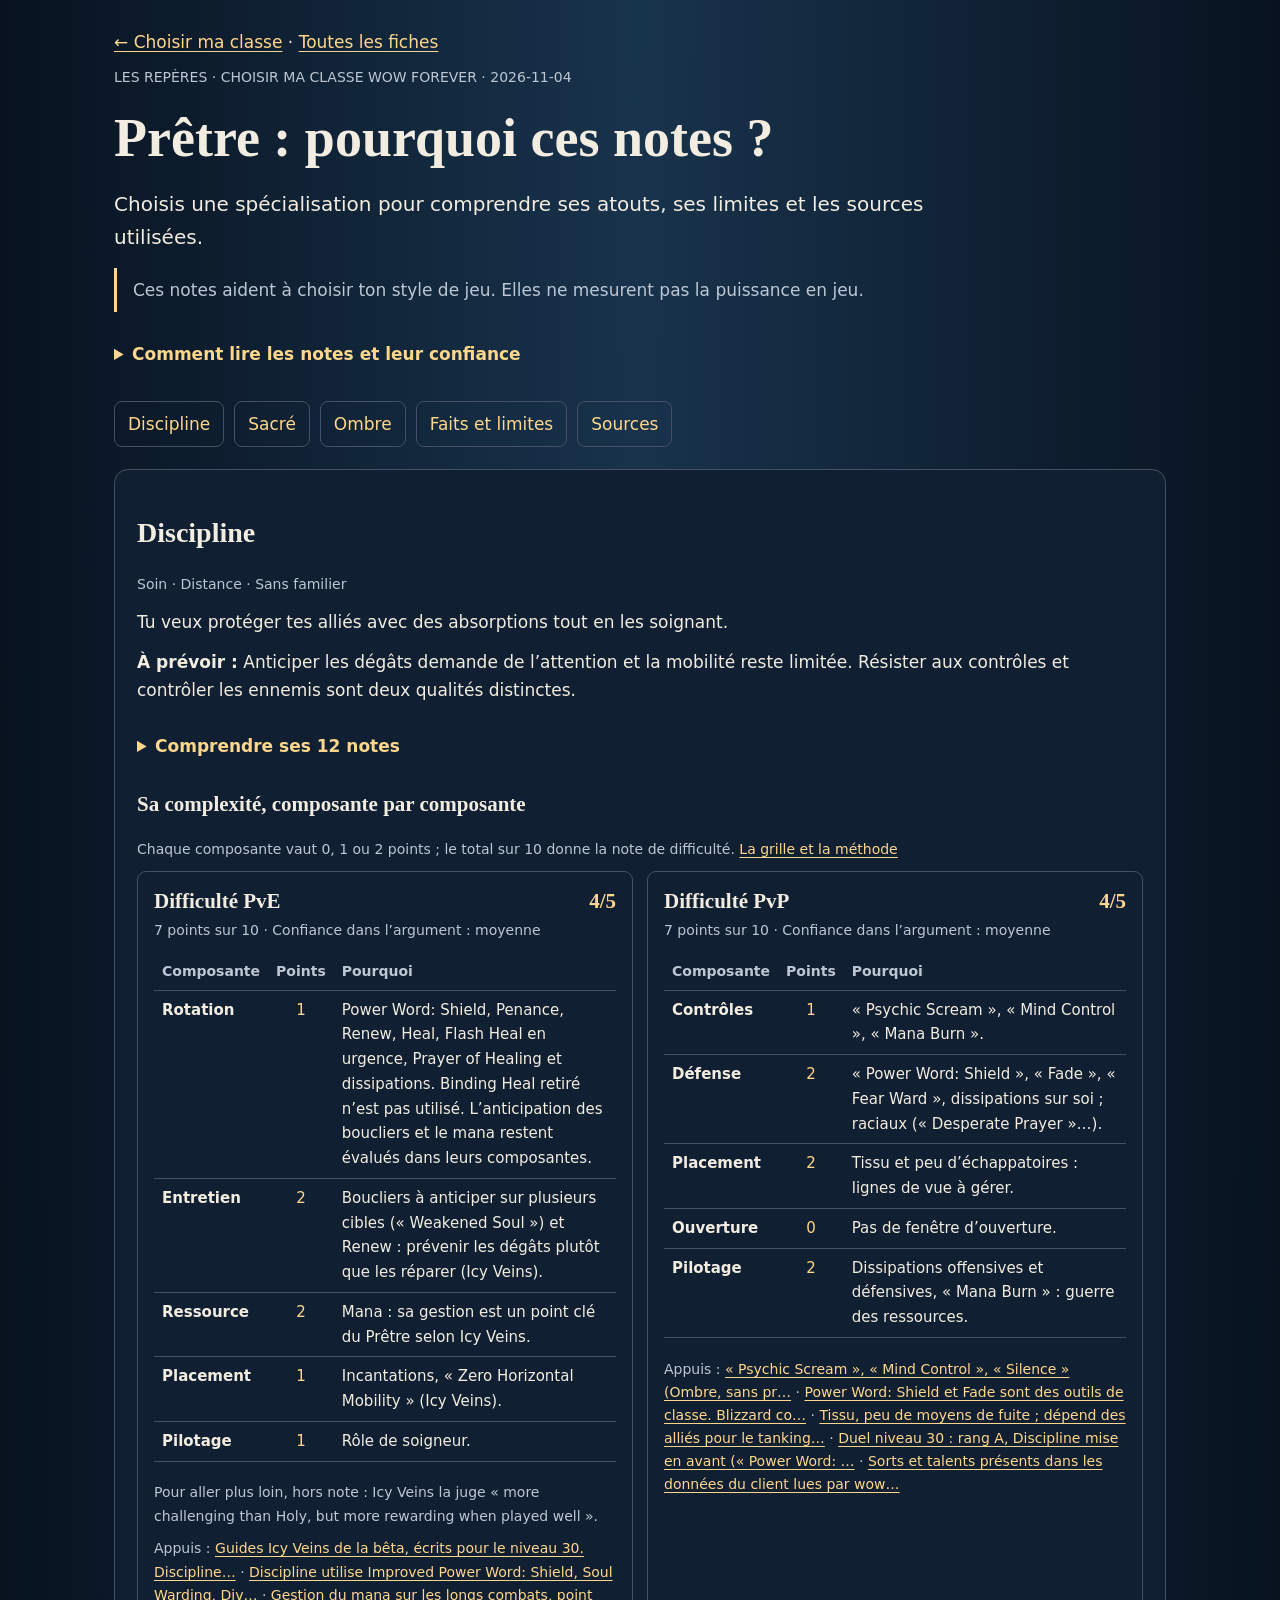
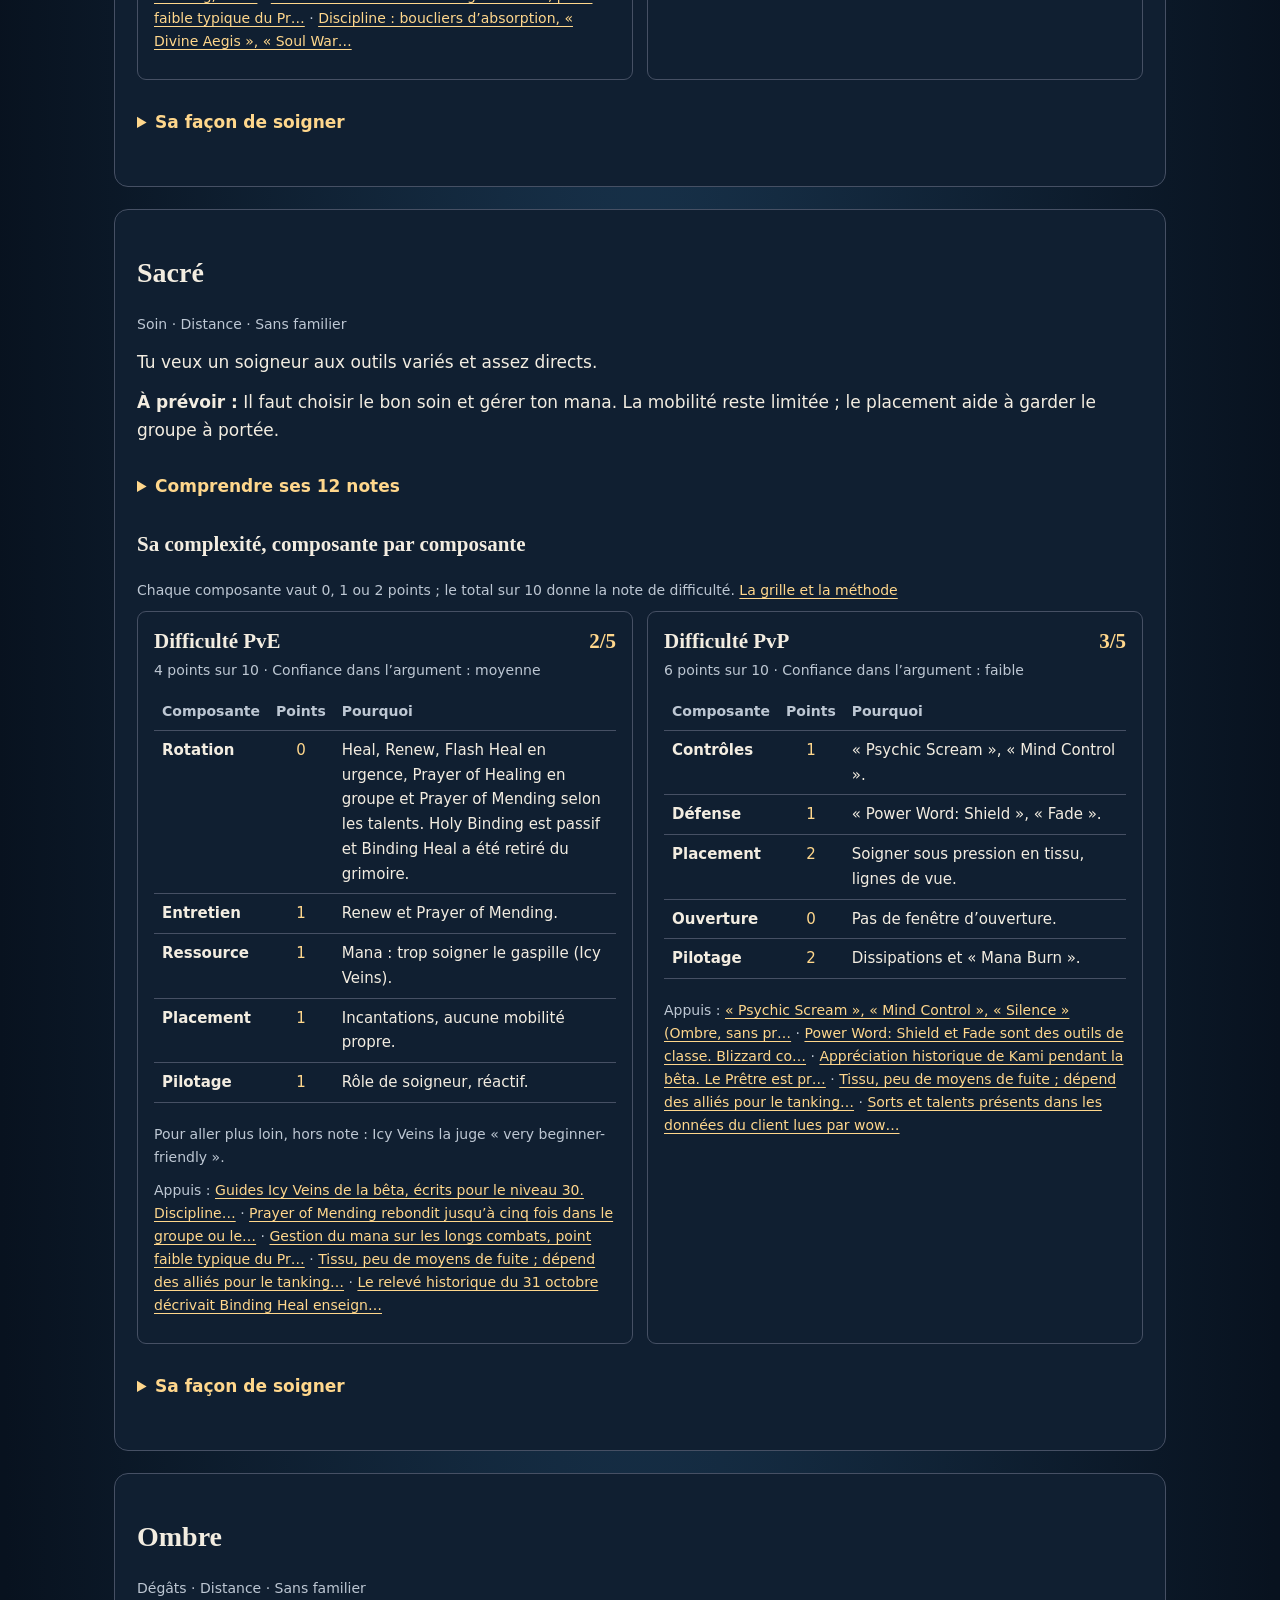
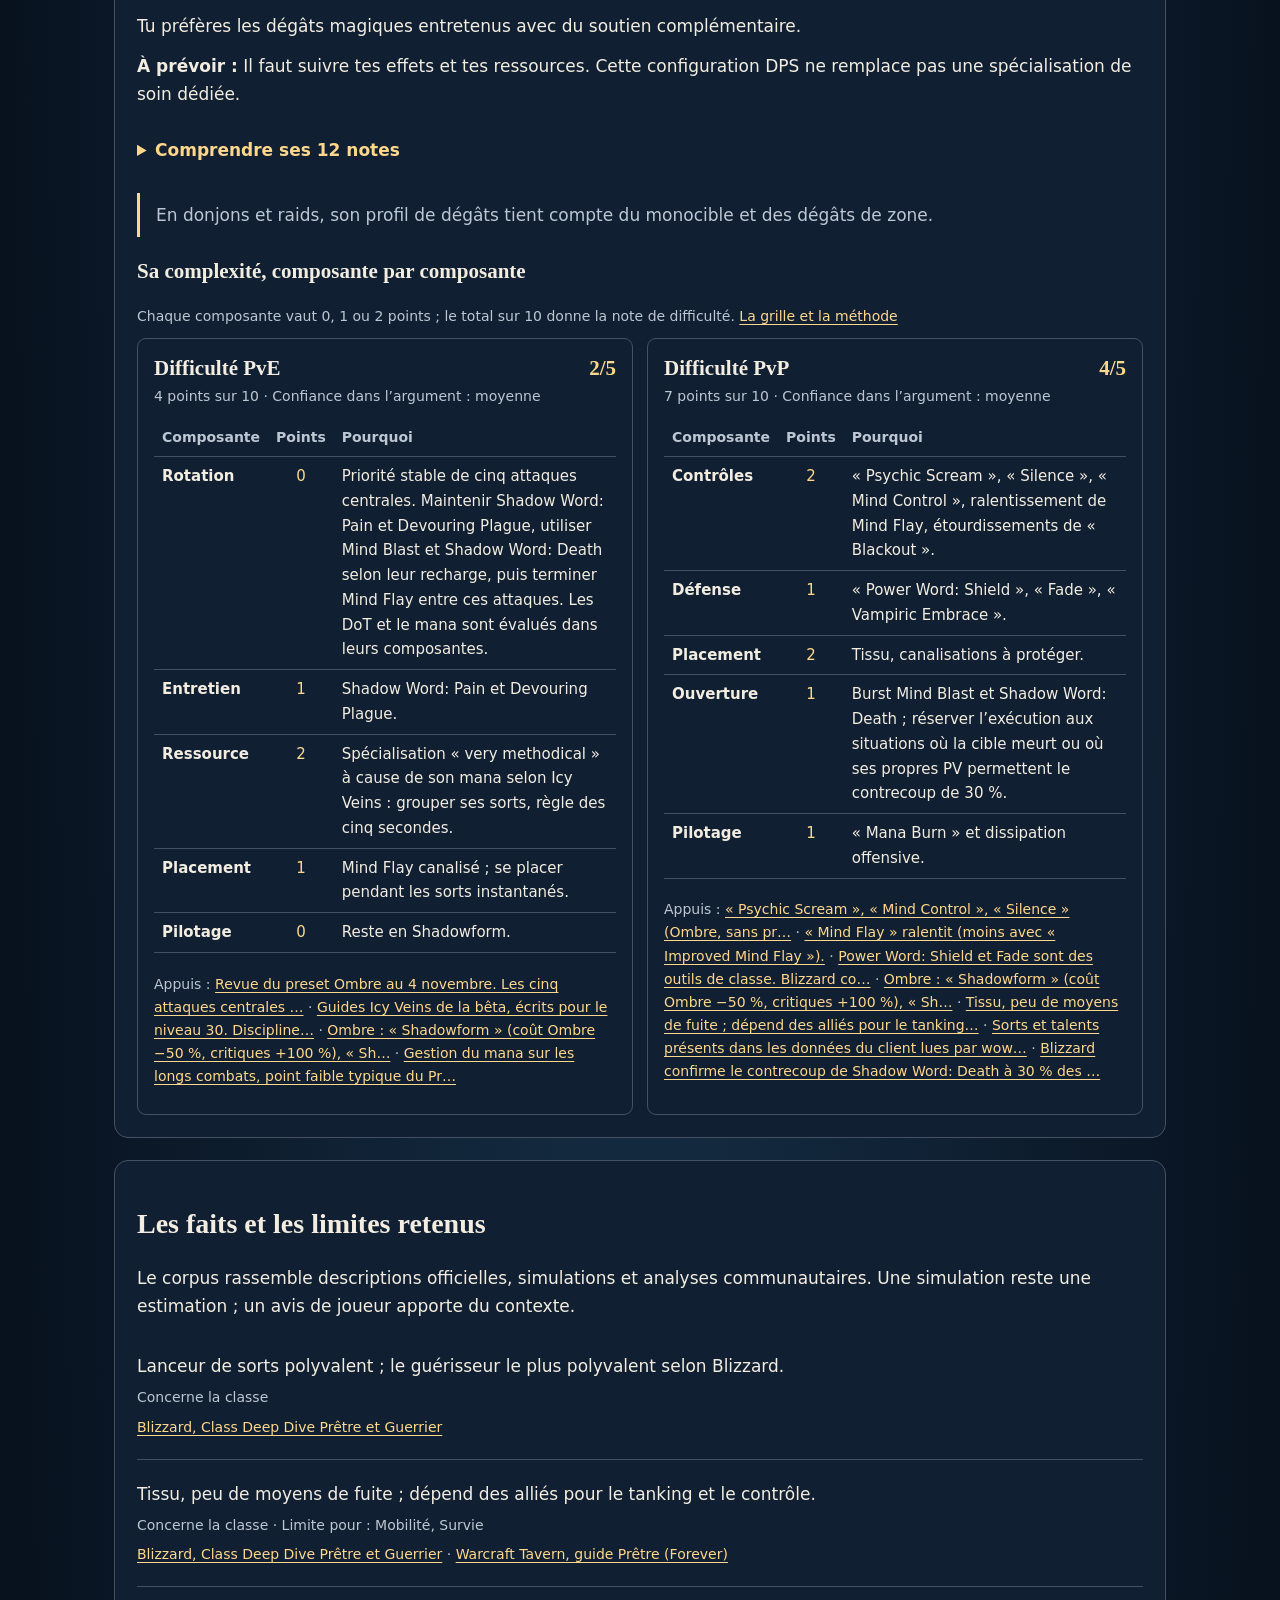
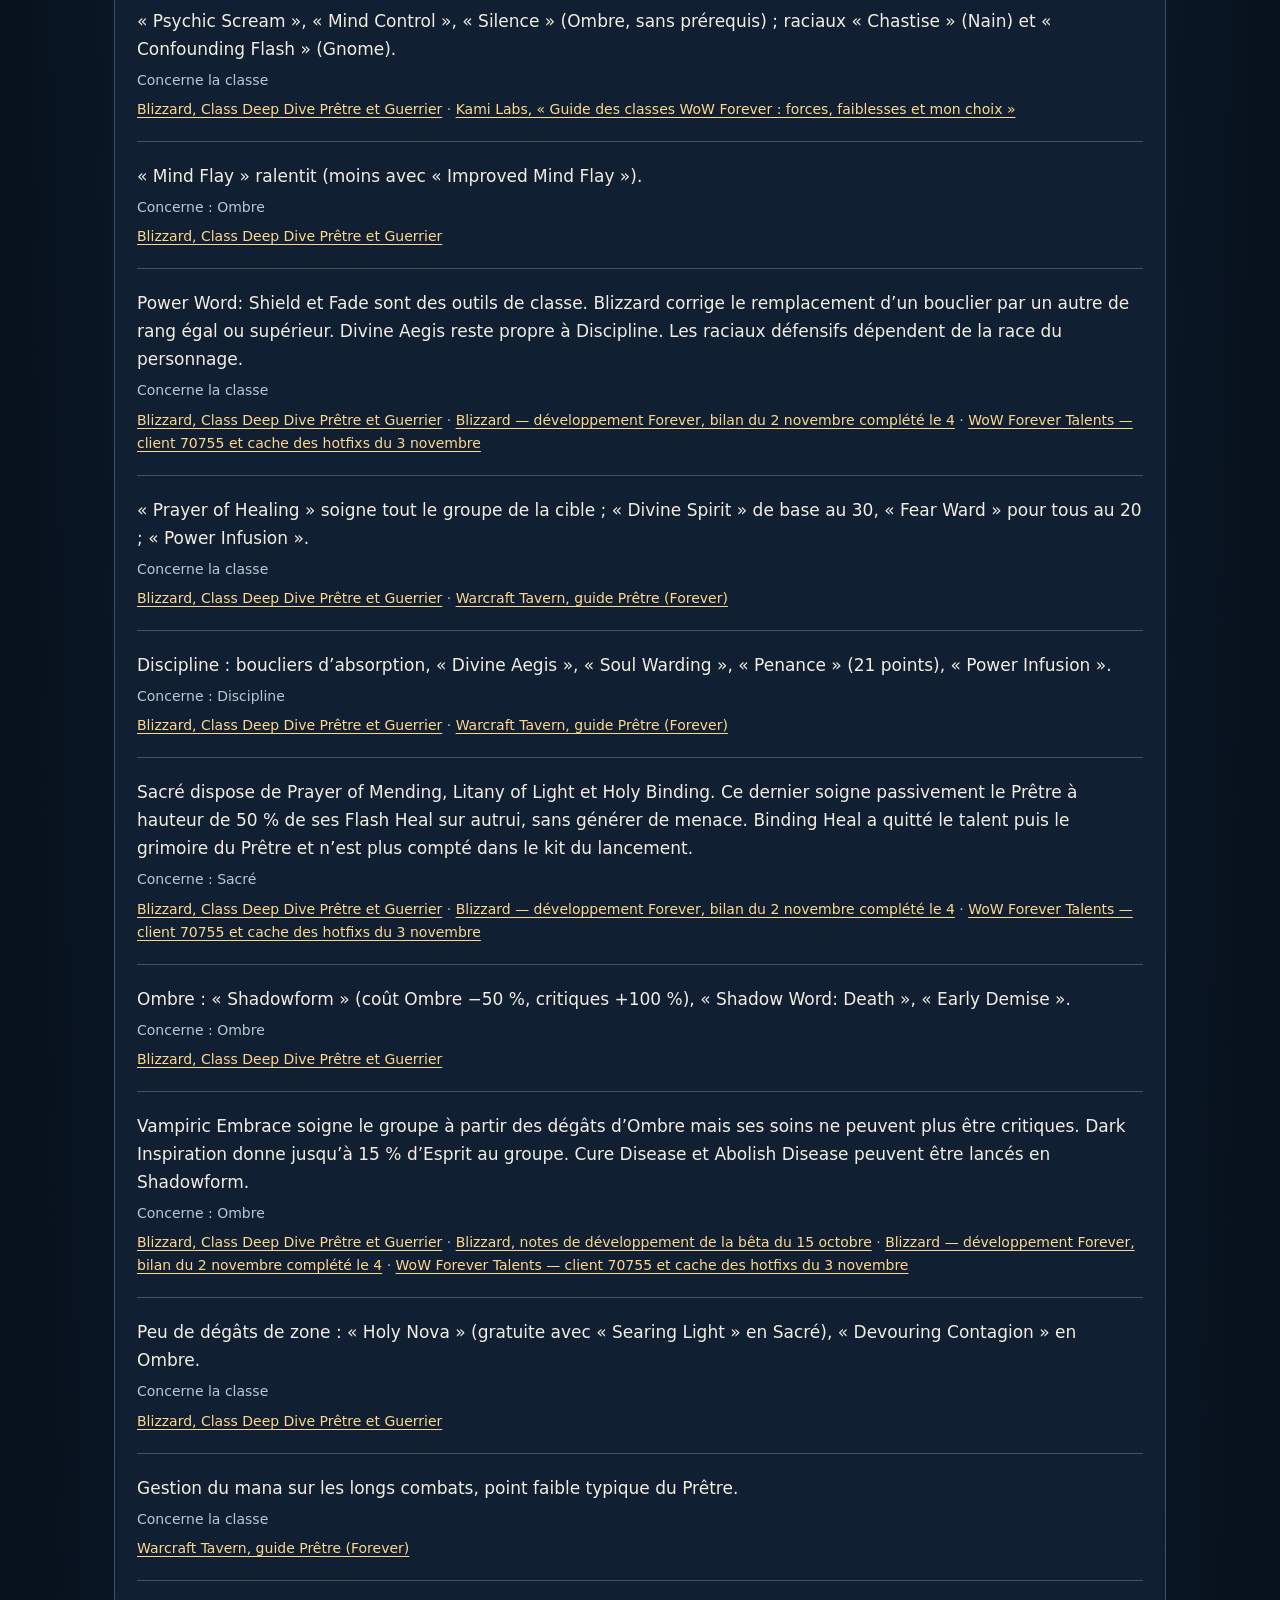
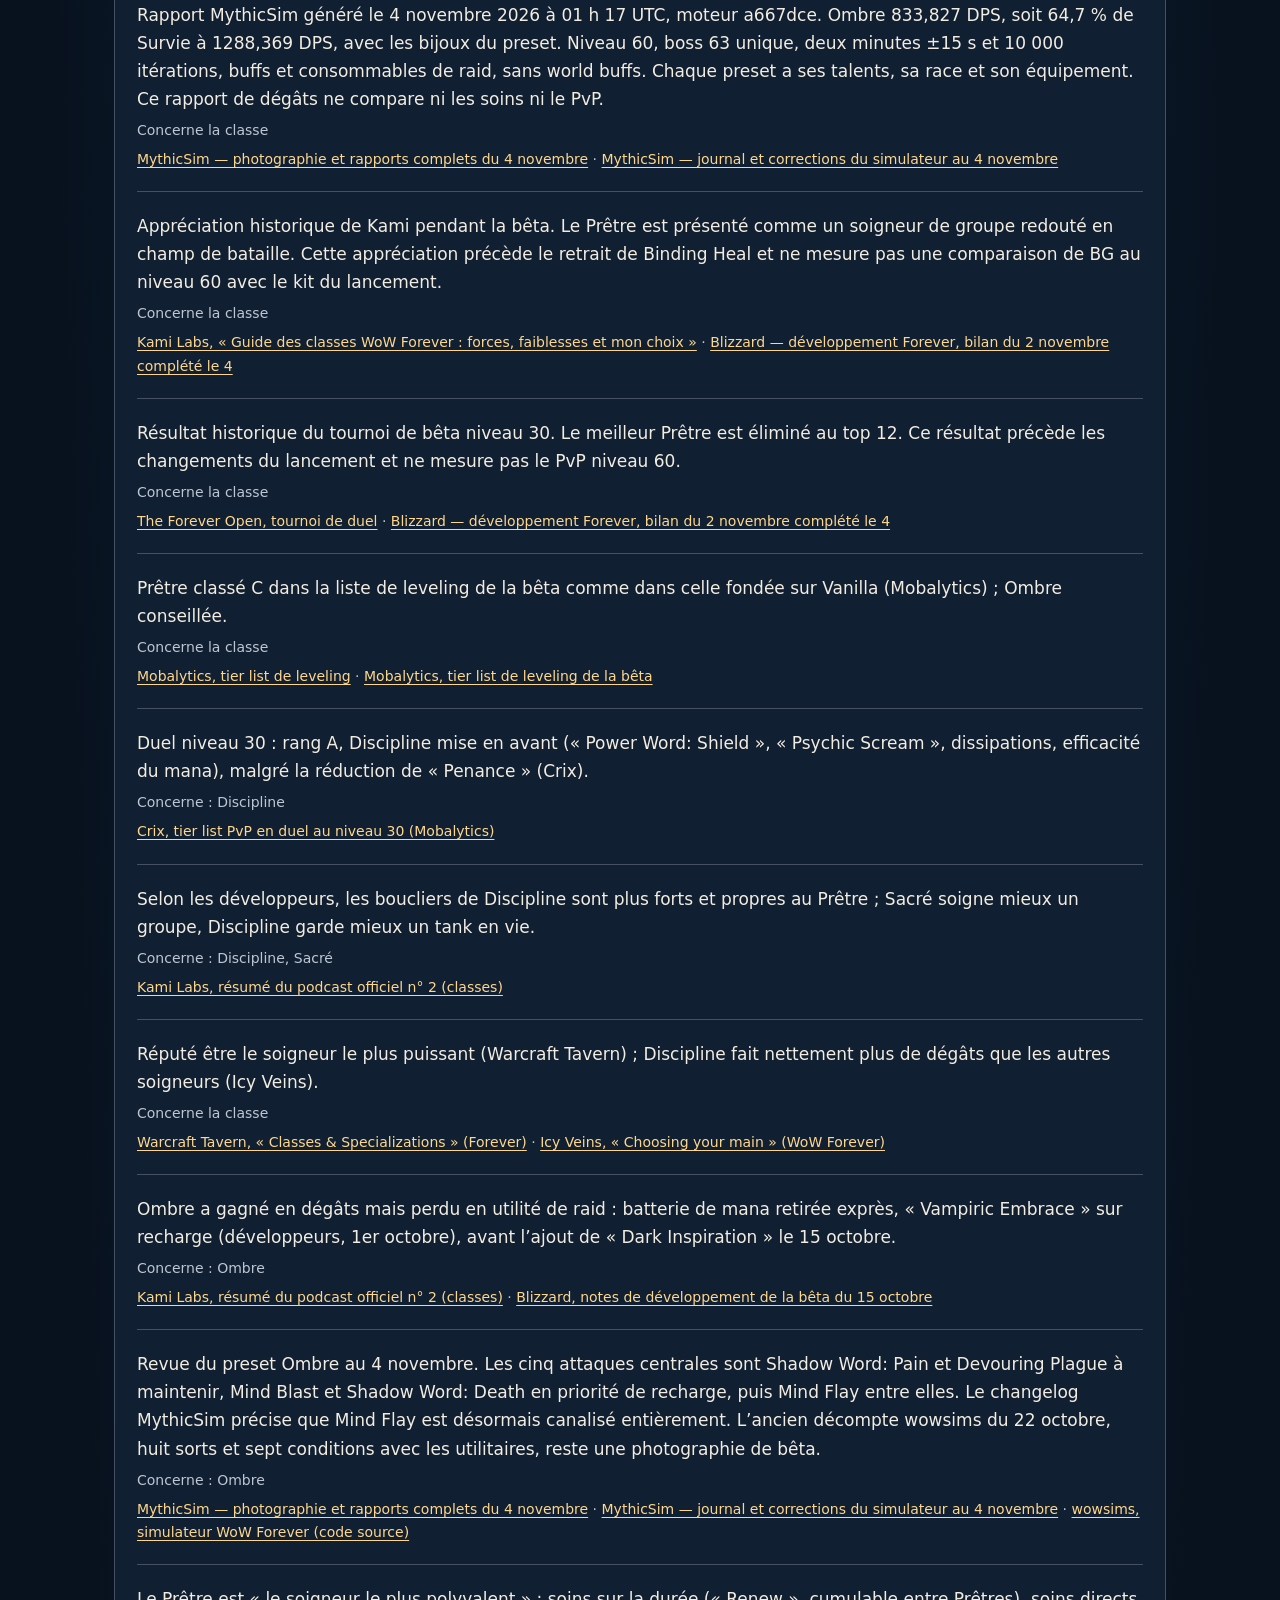
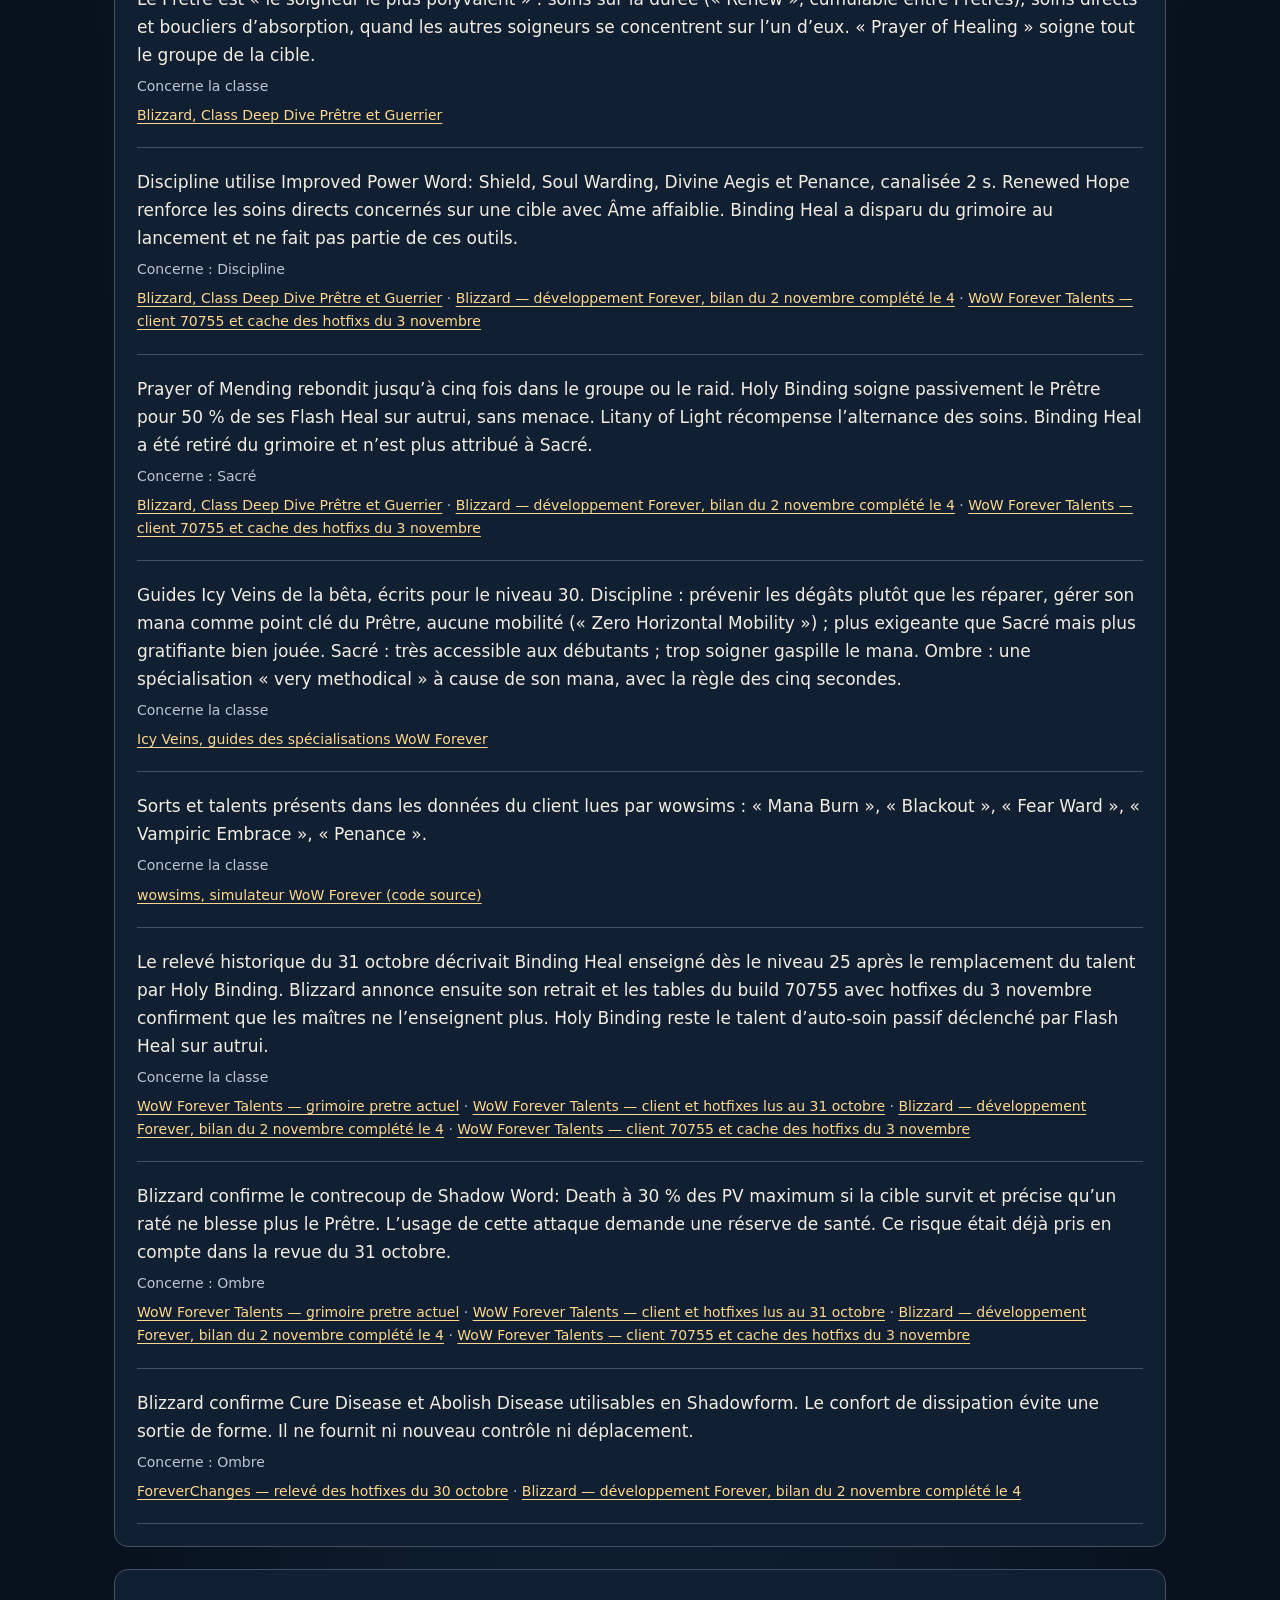
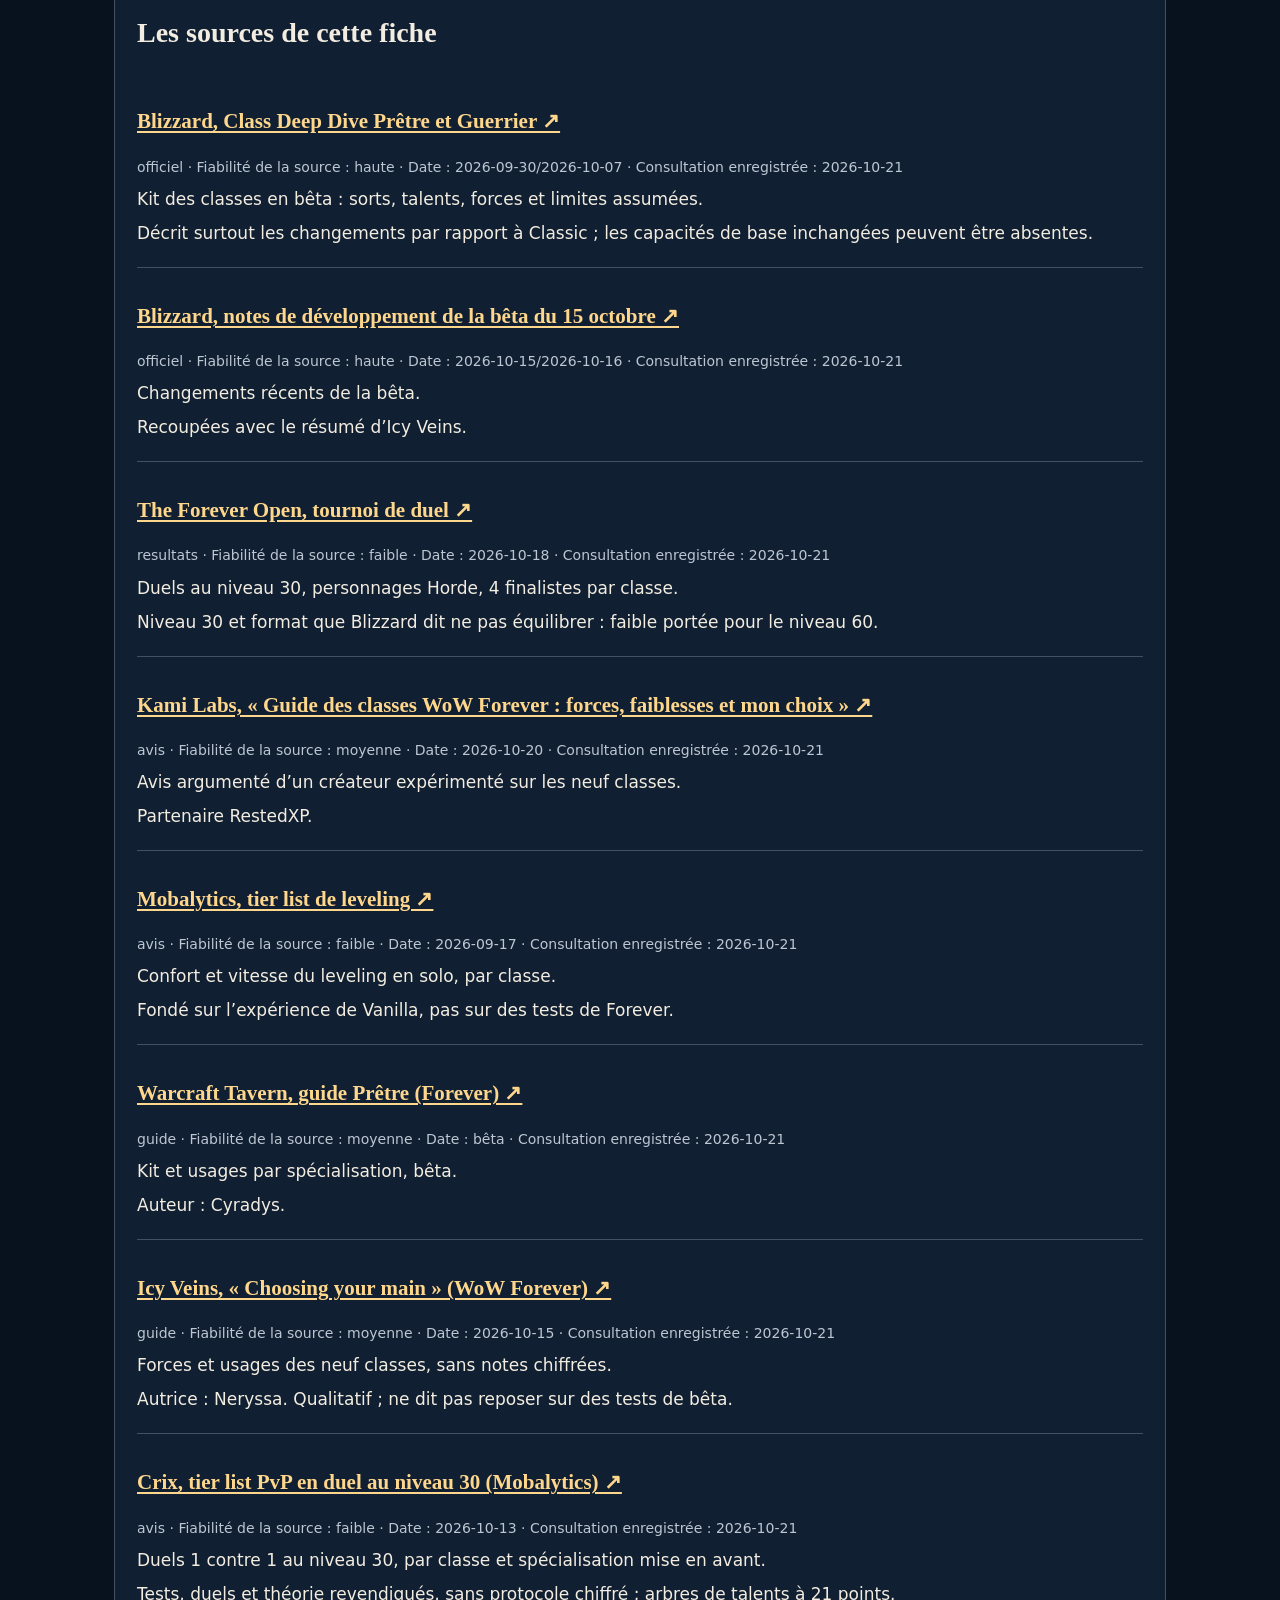
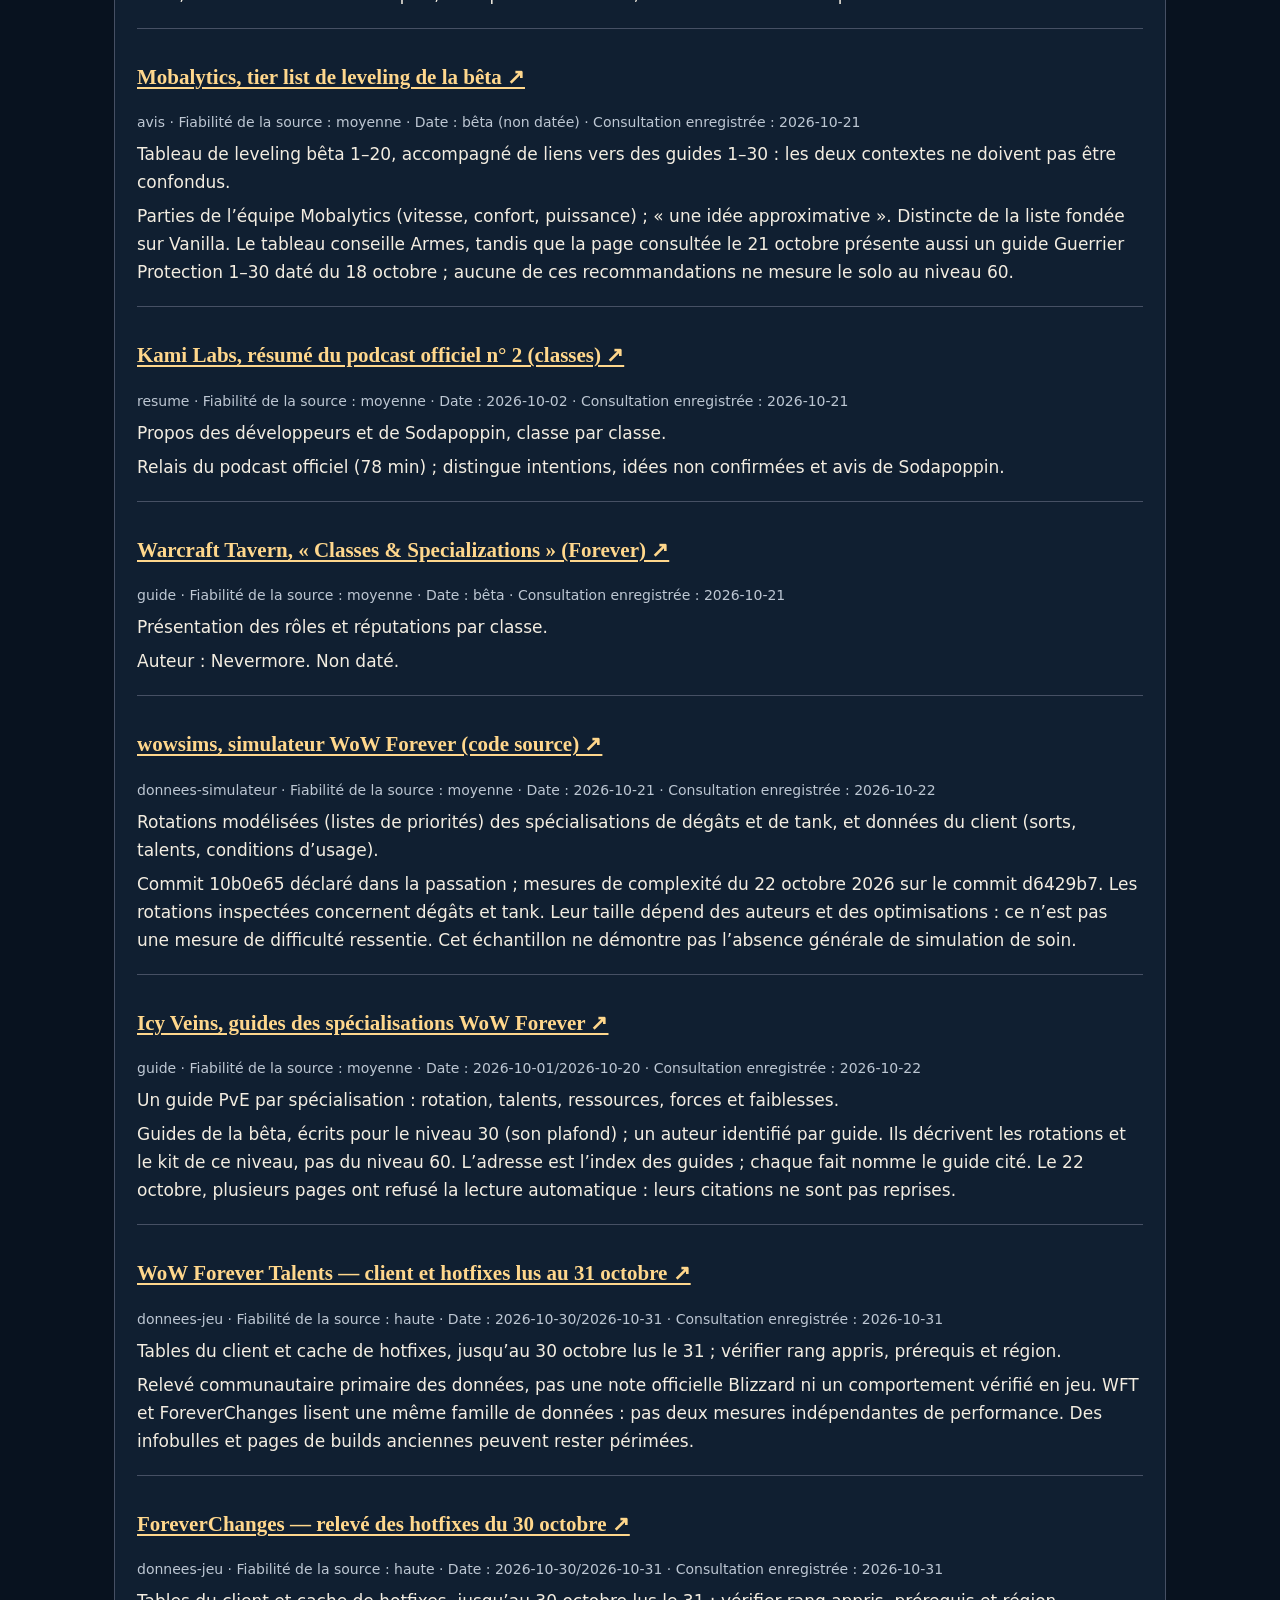
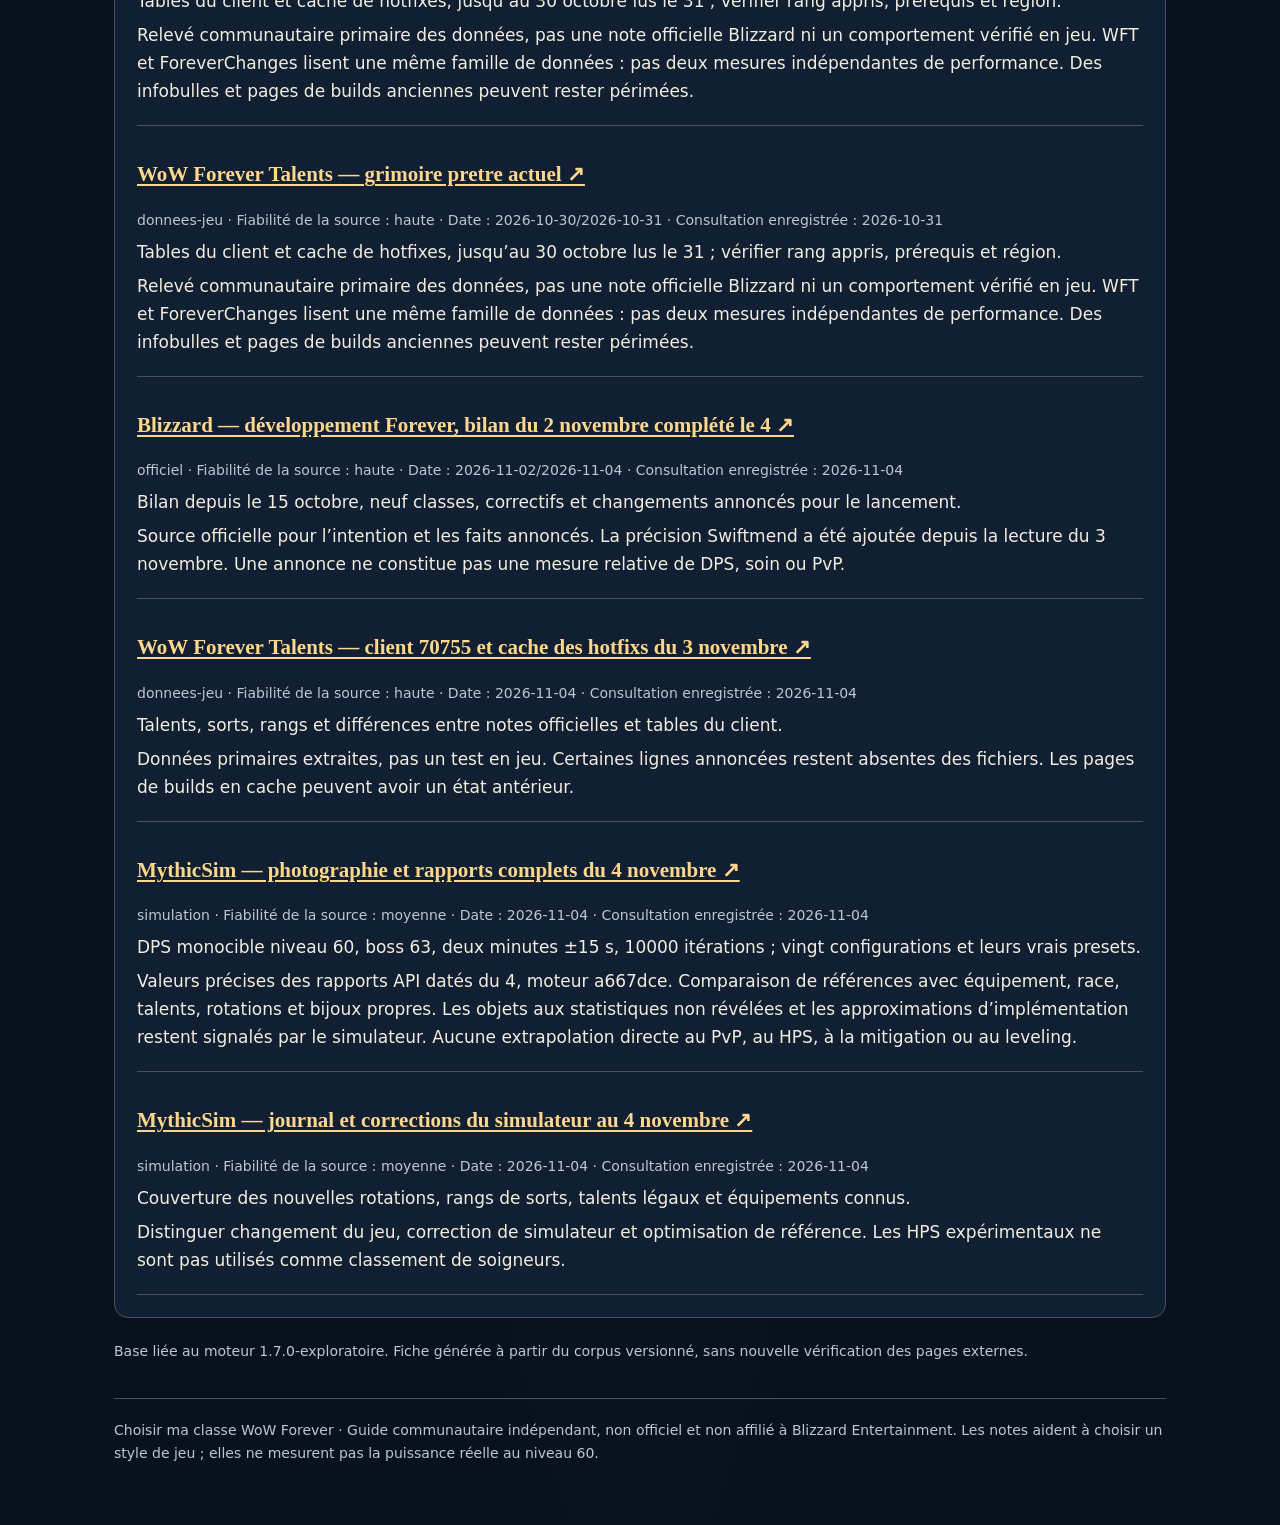
<file: fiches-sources/pretre.html>
<!doctype html>
<html lang="fr"><head><meta charset="utf-8"><meta name="viewport" content="width=device-width,initial-scale=1"><title>Prêtre · Notes et sources · Choisir ma classe WoW Forever</title><style>:root{color-scheme:dark;--bg:#08121f;--panel:#101f31;--line:#465064;--text:#f3ede1;--muted:#bdc7d3;--gold:#ffd78c}
*{box-sizing:border-box}html{scroll-padding-top:20px}body{margin:0;background:radial-gradient(ellipse at top,#18334c,var(--bg) 650px);color:var(--text);font:17px/1.65 system-ui,sans-serif}main{max-width:1100px;margin:auto;padding:28px 24px 60px}a{color:var(--gold);text-underline-offset:3px;overflow-wrap:anywhere}a:hover{text-decoration-thickness:2px}a:focus-visible,summary:focus-visible{outline:3px solid var(--gold);outline-offset:5px}h1,h2,h3{line-height:1.25;font-family:Georgia,serif}h1{font-size:clamp(32px,6vw,54px);margin:16px 0}h2{font-size:28px}h3{font-size:21px}p{margin:.7em 0}.eyebrow,.meta{color:var(--muted);font-size:14px}.intro{font-size:20px;max-width:820px}.nav{display:flex;gap:10px;flex-wrap:wrap;margin:22px 0}.nav a{padding:8px 13px;border:1px solid var(--line);border-radius:8px;text-decoration:none}.panel,section.config{background:var(--panel);border:1px solid var(--line);border-radius:14px;padding:22px;margin:22px 0}.notice{border-left:3px solid var(--gold);padding:8px 16px;color:var(--muted)}details{margin:18px 0}summary{cursor:pointer;color:var(--gold);font-weight:600;padding:10px 0}.grid{display:grid;grid-template-columns:repeat(2,minmax(0,1fr));gap:14px}.note{padding:16px;border:1px solid var(--line);border-radius:9px;min-width:0}.note h3{display:flex;gap:12px;justify-content:space-between;margin:0}.value{color:var(--gold);white-space:nowrap}.confidence{display:inline-block;color:var(--muted);font-size:14px}.fact,.source{padding:14px 0;border-bottom:1px solid var(--line);scroll-margin-top:20px}.fact p,.source p{margin:6px 0}.flag{color:#ffe4b8}.skip{position:absolute;left:-9999px}.skip:focus{position:static}footer{border-top:1px solid var(--line);margin-top:35px;padding-top:20px;color:var(--muted);font-size:14px}table{width:100%;border-collapse:collapse;margin:10px 0;font-size:15px}th,td{text-align:left;vertical-align:top;padding:7px 8px;border-bottom:1px solid var(--line)}thead th{color:var(--muted);font-weight:600;font-size:14px}td.pts{color:var(--gold);white-space:nowrap;text-align:center;width:3.5em}.table{overflow-x:auto}@media(max-width:600px){table.cx thead,table.levels thead{display:none}table.cx tr{display:grid;grid-template-columns:1fr auto;gap:2px 12px;padding:8px 0;border-bottom:1px solid var(--line)}table.cx th,table.cx td,table.levels th,table.levels td{border:0;padding:0}table.cx td:last-child{grid-column:1/-1}table.levels tr{display:block;padding:8px 0;border-bottom:1px solid var(--line)}table.levels th,table.levels td{display:block;margin:3px 0}table.levels td::before{content:attr(data-label) ' : ';color:var(--muted)}}:target{outline:2px solid var(--gold);outline-offset:5px}@media(max-width:600px){main{padding:20px 15px 40px}.grid{grid-template-columns:1fr}.panel,section.config{padding:16px}.note{padding:13px}body{font-size:16px}}</style></head><body><a class="skip" href="#contenu">Aller au contenu</a><main id="contenu"><nav aria-label="Retour"><a href="../index.html#h-reco">← Choisir ma classe</a> · <a href="index.html">Toutes les fiches</a></nav><header><p class="eyebrow">LES REPÈRES · CHOISIR MA CLASSE WOW FOREVER · 2026-11-04</p><h1>Prêtre : pourquoi ces notes ?</h1><p class="intro">Choisis une spécialisation pour comprendre ses atouts, ses limites et les sources utilisées.</p></header><p class="notice">Ces notes aident à choisir ton style de jeu. Elles ne mesurent pas la puissance en jeu.</p><details><summary>Comment lire les notes et leur confiance</summary><p>Une capacité officielle ne prouve pas un 4/5 ou un 5/5. La confiance concerne la solidité de l’argument, pas la précision du chiffre.</p><p>État du corpus : 2026-11-04. Les changements de patch peuvent modifier ces repères. Plusieurs sites qui reprennent une même source ne constituent pas plusieurs confirmations.</p></details><nav class="nav" aria-label="Spécialisations"><a href="#pretre-discipline">Discipline</a><a href="#pretre-sacre">Sacré</a><a href="#pretre-ombre">Ombre</a><a href="#faits">Faits et limites</a><a href="#sources">Sources</a></nav><section class="config" id="pretre-discipline"><h2>Discipline</h2><p class="meta">Soin · Distance · Sans familier</p><p>Tu veux protéger tes alliés avec des absorptions tout en les soignant.</p><p><b>À prévoir :</b> Anticiper les dégâts demande de l’attention et la mobilité reste limitée. Résister aux contrôles et contrôler les ennemis sont deux qualités distinctes.</p><details><summary>Comprendre ses 12 notes</summary><p class="meta">De 1 à 5 : plus la note est haute, plus ce point est marqué. Pour la difficulté, 5 signifie plus exigeant. Les notes ci-dessous précèdent les réglages de maîtrise et de certitude du questionnaire.</p><div class="grid"><article class="note" data-note="pretre-discipline/raid"><h3>Donjons et raids <span class="value">5/5</span></h3><span class="confidence">Confiance dans l’argument : faible</span><p>Revue du 4 novembre. Boucliers améliorés, Divine Aegis, Penance et Renewed Hope gardent une identité de prévention et de soins ciblés. Binding Heal retiré n’est plus compté. Le 5/5 reste la convention commune aux soigneurs faute de comparaison HPS exploitable pour le lancement.</p><p class="meta">Appuis : <a href="#fait-pr-role">Lanceur de sorts polyvalent ; le guérisseur le plus polyvalent se…</a> · <a href="#fait-pr-disc">Discipline : boucliers d’absorption, « Divine Aegis », « Soul War…</a> · <a href="#fait-pr-bg">Appréciation historique de Kami pendant la bêta. Le Prêtre est pr…</a> · <a href="#fait-pr-soin-dev">Selon les développeurs, les boucliers de Discipline sont plus for…</a> · <a href="#fait-pr-reputation">Réputé être le soigneur le plus puissant (Warcraft Tavern) ; Disc…</a></p></article><article class="note" data-note="pretre-discipline/bg"><h3>Champs de bataille <span class="value">5/5</span></h3><span class="confidence">Confiance dans l’argument : moyenne</span><p>Boucliers, soins directs, dissipations et Psychic Scream gardent leur intérêt en BG. Le remplacement corrigé des boucliers ne mesure pas un gain de classement. Repère 5 provisoire, appuyé sur le kit et les appréciations de bêta.</p><p class="meta">Appuis : <a href="#fait-pr-bg">Appréciation historique de Kami pendant la bêta. Le Prêtre est pr…</a> · <a href="#fait-pr-disc">Discipline : boucliers d’absorption, « Divine Aegis », « Soul War…</a> · <a href="#fait-pr-controle">« Psychic Scream », « Mind Control », « Silence » (Ombre, sans pr…</a></p></article><article class="note" data-note="pretre-discipline/world"><h3>PvP sauvage <span class="value">4/5</span></h3><span class="confidence">Confiance dans l’argument : moyenne</span><p>Boucliers, « Psychic Scream » et dissipations : rang A en duel niveau 30, Discipline mise en avant (Crix) ; tissu et peu d’échappatoires.</p><p class="meta">Appuis : <a href="#fait-pr-disc">Discipline : boucliers d’absorption, « Divine Aegis », « Soul War…</a> · <a href="#fait-pr-defense">Power Word: Shield et Fade sont des outils de classe. Blizzard co…</a> · <a href="#fait-pr-controle">« Psychic Scream », « Mind Control », « Silence » (Ombre, sans pr…</a> · <a href="#fait-pr-limites">Tissu, peu de moyens de fuite ; dépend des alliés pour le tanking…</a> · <a href="#fait-pr-tournoi">Résultat historique du tournoi de bêta niveau 30. Le meilleur Prê…</a> · <a href="#fait-pr-pvp-duel">Duel niveau 30 : rang A, Discipline mise en avant (« Power Word: …</a></p></article><article class="note" data-note="pretre-discipline/solo"><h3>Solo <span class="value">3/5</span></h3><span class="confidence">Confiance dans l’argument : faible</span><p>Les guides de bêta conseillent Ombre pour le leveling et classent le Prêtre C. Le retrait de Binding Heal ne démontre pas à lui seul une nouvelle vitesse de progression de cette spécialisation de soin. Repère 3 conservé.</p><p class="meta">Appuis : <a href="#fait-pr-leveling">Prêtre classé C dans la liste de leveling de la bêta comme dans c…</a></p></article><article class="note" data-note="pretre-discipline/burst"><h3>Burst <span class="value">2/5</span></h3><span class="confidence">Confiance dans l’argument : moyenne</span><p>Configuration soigneur : peu de dégâts explosifs.</p><p class="meta">Appuis : <a href="#fait-pr-disc">Discipline : boucliers d’absorption, « Divine Aegis », « Soul War…</a></p></article><article class="note" data-note="pretre-discipline/zone"><h3>Dégâts de zone <span class="value">2/5</span></h3><span class="confidence">Confiance dans l’argument : haute</span><p>Peu de dégâts de zone : « Holy Nova ».</p><p class="meta">Appuis : <a href="#fait-pr-zone">Peu de dégâts de zone : « Holy Nova » (gratuite avec « Searing Li…</a></p></article><article class="note" data-note="pretre-discipline/ctrl"><h3>Contrôle <span class="value">3/5</span></h3><span class="confidence">Confiance dans l’argument : moyenne</span><p>« Psychic Scream » et « Mind Control », plus les raciaux « Chastise » (Nain) et « Confounding Flash » (Gnome).</p><p class="meta">Appuis : <a href="#fait-pr-controle">« Psychic Scream », « Mind Control », « Silence » (Ombre, sans pr…</a></p></article><article class="note" data-note="pretre-discipline/surv"><h3>Survie <span class="value">4/5</span></h3><span class="confidence">Confiance dans l’argument : moyenne</span><p>« Power Word: Shield », « Divine Aegis », « Fade » et raciaux défensifs, malgré le tissu et peu de moyens de fuite.</p><p class="meta">Appuis : <a href="#fait-pr-defense">Power Word: Shield et Fade sont des outils de classe. Blizzard co…</a> · <a href="#fait-pr-disc">Discipline : boucliers d’absorption, « Divine Aegis », « Soul War…</a> · <a href="#fait-pr-limites">Tissu, peu de moyens de fuite ; dépend des alliés pour le tanking…</a></p></article><article class="note" data-note="pretre-discipline/mob"><h3>Mobilité <span class="value">2/5</span></h3><span class="confidence">Confiance dans l’argument : haute</span><p>Tissu et peu de moyens de fuite.</p><p class="meta">Appuis : <a href="#fait-pr-limites">Tissu, peu de moyens de fuite ; dépend des alliés pour le tanking…</a></p></article><article class="note" data-note="pretre-discipline/support"><h3>Soutien <span class="value">5/5</span></h3><span class="confidence">Confiance dans l’argument : haute</span><p>Prières de groupe, « Divine Spirit » de base au 30, « Fear Ward » pour tous, « Power Infusion ».</p><p class="meta">Appuis : <a href="#fait-pr-soutien">« Prayer of Healing » soigne tout le groupe de la cible ; « Divin…</a> · <a href="#fait-pr-disc">Discipline : boucliers d’absorption, « Divine Aegis », « Soul War…</a></p></article><article class="note" data-note="pretre-discipline/charge_pve"><h3>Difficulté PvE <span class="value">4/5</span></h3><span class="confidence">Confiance dans l’argument : moyenne</span><p>7 points sur 10 sur la grille de complexité : les effets à entretenir et la gestion de la ressource pèsent beaucoup ; la rotation, le placement et le pilotage, un peu.</p><p class="meta">Appuis : <a href="#fait-pr-guides">Guides Icy Veins de la bêta, écrits pour le niveau 30. Discipline…</a> · <a href="#fait-pr-soin-disc">Discipline utilise Improved Power Word: Shield, Soul Warding, Div…</a> · <a href="#fait-pr-mana">Gestion du mana sur les longs combats, point faible typique du Pr…</a> · <a href="#fait-pr-disc">Discipline : boucliers d’absorption, « Divine Aegis », « Soul War…</a></p></article><article class="note" data-note="pretre-discipline/charge_pvp"><h3>Difficulté PvP <span class="value">4/5</span></h3><span class="confidence">Confiance dans l’argument : moyenne</span><p>7 points sur 10 sur la grille de complexité : la défense, le placement et le pilotage pèsent beaucoup ; les contrôles, un peu.</p><p class="meta">Appuis : <a href="#fait-pr-controle">« Psychic Scream », « Mind Control », « Silence » (Ombre, sans pr…</a> · <a href="#fait-pr-defense">Power Word: Shield et Fade sont des outils de classe. Blizzard co…</a> · <a href="#fait-pr-limites">Tissu, peu de moyens de fuite ; dépend des alliés pour le tanking…</a> · <a href="#fait-pr-pvp-duel">Duel niveau 30 : rang A, Discipline mise en avant (« Power Word: …</a> · <a href="#fait-pr-sorts-client">Sorts et talents présents dans les données du client lues par wow…</a></p></article></div></details><section class="complexity" id="pretre-discipline-complexite"><h3>Sa complexité, composante par composante</h3><p class="meta">Chaque composante vaut 0, 1 ou 2 points ; le total sur 10 donne la note de difficulté. <a href="complexite.html#grille">La grille et la méthode</a></p><div class="grid"><article class="note" data-complexite="pretre-discipline/pve"><h3>Difficulté PvE <span class="value">4/5</span></h3><span class="confidence">7 points sur 10 · Confiance dans l’argument : moyenne</span><div class="table"><table class="cx"><thead><tr><th scope="col">Composante</th><th scope="col">Points</th><th scope="col">Pourquoi</th></tr></thead><tbody><tr><th scope="row">Rotation</th><td class="pts">1</td><td>Power Word: Shield, Penance, Renew, Heal, Flash Heal en urgence, Prayer of Healing et dissipations. Binding Heal retiré n’est pas utilisé. L’anticipation des boucliers et le mana restent évalués dans leurs composantes.</td></tr><tr><th scope="row">Entretien</th><td class="pts">2</td><td>Boucliers à anticiper sur plusieurs cibles (« Weakened Soul ») et Renew : prévenir les dégâts plutôt que les réparer (Icy Veins).</td></tr><tr><th scope="row">Ressource</th><td class="pts">2</td><td>Mana : sa gestion est un point clé du Prêtre selon Icy Veins.</td></tr><tr><th scope="row">Placement</th><td class="pts">1</td><td>Incantations, « Zero Horizontal Mobility » (Icy Veins).</td></tr><tr><th scope="row">Pilotage</th><td class="pts">1</td><td>Rôle de soigneur.</td></tr></tbody></table></div><p class="meta">Pour aller plus loin, hors note : Icy Veins la juge « more challenging than Holy, but more rewarding when played well ».</p><p class="meta">Appuis : <a href="#fait-pr-guides">Guides Icy Veins de la bêta, écrits pour le niveau 30. Discipline…</a> · <a href="#fait-pr-soin-disc">Discipline utilise Improved Power Word: Shield, Soul Warding, Div…</a> · <a href="#fait-pr-mana">Gestion du mana sur les longs combats, point faible typique du Pr…</a> · <a href="#fait-pr-disc">Discipline : boucliers d’absorption, « Divine Aegis », « Soul War…</a></p></article><article class="note" data-complexite="pretre-discipline/pvp"><h3>Difficulté PvP <span class="value">4/5</span></h3><span class="confidence">7 points sur 10 · Confiance dans l’argument : moyenne</span><div class="table"><table class="cx"><thead><tr><th scope="col">Composante</th><th scope="col">Points</th><th scope="col">Pourquoi</th></tr></thead><tbody><tr><th scope="row">Contrôles</th><td class="pts">1</td><td>« Psychic Scream », « Mind Control », « Mana Burn ».</td></tr><tr><th scope="row">Défense</th><td class="pts">2</td><td>« Power Word: Shield », « Fade », « Fear Ward », dissipations sur soi ; raciaux (« Desperate Prayer »…).</td></tr><tr><th scope="row">Placement</th><td class="pts">2</td><td>Tissu et peu d’échappatoires : lignes de vue à gérer.</td></tr><tr><th scope="row">Ouverture</th><td class="pts">0</td><td>Pas de fenêtre d’ouverture.</td></tr><tr><th scope="row">Pilotage</th><td class="pts">2</td><td>Dissipations offensives et défensives, « Mana Burn » : guerre des ressources.</td></tr></tbody></table></div><p class="meta">Appuis : <a href="#fait-pr-controle">« Psychic Scream », « Mind Control », « Silence » (Ombre, sans pr…</a> · <a href="#fait-pr-defense">Power Word: Shield et Fade sont des outils de classe. Blizzard co…</a> · <a href="#fait-pr-limites">Tissu, peu de moyens de fuite ; dépend des alliés pour le tanking…</a> · <a href="#fait-pr-pvp-duel">Duel niveau 30 : rang A, Discipline mise en avant (« Power Word: …</a> · <a href="#fait-pr-sorts-client">Sorts et talents présents dans les données du client lues par wow…</a></p></article></div></section><details><summary>Sa façon de soigner</summary><p>Ces repères décrivent ses outils de soin, pas son HPS.</p><div class="grid"><article class="note" data-note="pretre-discipline/prevention"><h3>Prévenir les dégâts <span class="value">5/5</span></h3><span class="confidence">Confiance dans l’argument : haute</span><p>La spécialisation des boucliers : « Power Word: Shield » amélioré et plus fréquent, absorptions de « Divine Aegis » ; les plus forts du jeu selon les développeurs.</p><p class="meta">Appuis : <a href="#fait-pr-soin-disc">Discipline utilise Improved Power Word: Shield, Soul Warding, Div…</a> · <a href="#fait-pr-soin-dev">Selon les développeurs, les boucliers de Discipline sont plus for…</a></p></article><article class="note" data-note="pretre-discipline/duree"><h3>Soins sur la durée <span class="value">2/5</span></h3><span class="confidence">Confiance dans l’argument : moyenne</span><p>« Renew », le seul soin sur la durée de la classe, sans renfort propre à Discipline.</p><p class="meta">Appuis : <a href="#fait-pr-soin-classe">Le Prêtre est « le soigneur le plus polyvalent » : soins sur la d…</a></p></article><article class="note" data-note="pretre-discipline/cible"><h3>Gros soins ciblés <span class="value">4/5</span></h3><span class="confidence">Confiance dans l’argument : moyenne</span><p>Penance, les soins directs de classe et Renewed Hope sur les sorts concernés soutiennent les soins ciblés. Le retrait de Binding Heal réduit le choix de sorts sans retirer ces outils. Le repère 4 est conservé comme portrait du kit.</p><p class="meta">Appuis : <a href="#fait-pr-soin-disc">Discipline utilise Improved Power Word: Shield, Soul Warding, Div…</a> · <a href="#fait-pr-soin-dev">Selon les développeurs, les boucliers de Discipline sont plus for…</a> · <a href="#fait-pr-binding-30-oct">Le relevé historique du 31 octobre décrivait Binding Heal enseign…</a></p></article><article class="note" data-note="pretre-discipline/groupe"><h3>Soins de groupe <span class="value">3/5</span></h3><span class="confidence">Confiance dans l’argument : moyenne</span><p>« Prayer of Healing » soigne tout le groupe de la cible, sans les outils de groupe de Sacré.</p><p class="meta">Appuis : <a href="#fait-pr-soin-classe">Le Prêtre est « le soigneur le plus polyvalent » : soins sur la d…</a> · <a href="#fait-pr-soin-dev">Selon les développeurs, les boucliers de Discipline sont plus for…</a></p></article></div></details></section><section class="config" id="pretre-sacre"><h2>Sacré</h2><p class="meta">Soin · Distance · Sans familier</p><p>Tu veux un soigneur aux outils variés et assez directs.</p><p><b>À prévoir :</b> Il faut choisir le bon soin et gérer ton mana. La mobilité reste limitée ; le placement aide à garder le groupe à portée.</p><details><summary>Comprendre ses 12 notes</summary><p class="meta">De 1 à 5 : plus la note est haute, plus ce point est marqué. Pour la difficulté, 5 signifie plus exigeant. Les notes ci-dessous précèdent les réglages de maîtrise et de certitude du questionnaire.</p><div class="grid"><article class="note" data-note="pretre-sacre/raid"><h3>Donjons et raids <span class="value">5/5</span></h3><span class="confidence">Confiance dans l’argument : faible</span><p>Revue du 4 novembre. Prayer of Mending et Prayer of Healing gardent une identité de soins de groupe. Holy Binding apporte un auto-soin conditionnel et Binding Heal est retiré. Le 5/5 reste la convention commune aux soigneurs faute de comparaison HPS exploitable pour le lancement.</p><p class="meta">Appuis : <a href="#fait-pr-sacre">Sacré dispose de Prayer of Mending, Litany of Light et Holy Bindi…</a> · <a href="#fait-pr-role">Lanceur de sorts polyvalent ; le guérisseur le plus polyvalent se…</a> · <a href="#fait-pr-bg">Appréciation historique de Kami pendant la bêta. Le Prêtre est pr…</a> · <a href="#fait-pr-soin-dev">Selon les développeurs, les boucliers de Discipline sont plus for…</a> · <a href="#fait-pr-reputation">Réputé être le soigneur le plus puissant (Warcraft Tavern) ; Disc…</a></p></article><article class="note" data-note="pretre-sacre/bg"><h3>Champs de bataille <span class="value">5/5</span></h3><span class="confidence">Confiance dans l’argument : moyenne</span><p>Prayer of Healing et Prayer of Mending gardent une identité de soin de groupe, avec l’auto-soin conditionnel de Holy Binding. Binding Heal retiré n’est plus compté. Repère 5 provisoire, sans comparaison BG au niveau 60.</p><p class="meta">Appuis : <a href="#fait-pr-bg">Appréciation historique de Kami pendant la bêta. Le Prêtre est pr…</a> · <a href="#fait-pr-sacre">Sacré dispose de Prayer of Mending, Litany of Light et Holy Bindi…</a> · <a href="#fait-pr-soutien">« Prayer of Healing » soigne tout le groupe de la cible ; « Divin…</a></p></article><article class="note" data-note="pretre-sacre/world"><h3>PvP sauvage <span class="value">3/5</span></h3><span class="confidence">Confiance dans l’argument : faible</span><p>Moins de protections instantanées que Discipline pour tenir un duel ; tissu et peu d’échappatoires.</p><p class="meta">Appuis : <a href="#fait-pr-sacre">Sacré dispose de Prayer of Mending, Litany of Light et Holy Bindi…</a> · <a href="#fait-pr-defense">Power Word: Shield et Fade sont des outils de classe. Blizzard co…</a> · <a href="#fait-pr-limites">Tissu, peu de moyens de fuite ; dépend des alliés pour le tanking…</a> · <a href="#fait-pr-tournoi">Résultat historique du tournoi de bêta niveau 30. Le meilleur Prê…</a></p></article><article class="note" data-note="pretre-sacre/solo"><h3>Solo <span class="value">3/5</span></h3><span class="confidence">Confiance dans l’argument : faible</span><p>Les guides de bêta conseillent Ombre pour le leveling et classent le Prêtre C. Le retrait de Binding Heal ne démontre pas à lui seul une nouvelle vitesse de progression de cette spécialisation de soin. Repère 3 conservé.</p><p class="meta">Appuis : <a href="#fait-pr-leveling">Prêtre classé C dans la liste de leveling de la bêta comme dans c…</a></p></article><article class="note" data-note="pretre-sacre/burst"><h3>Burst <span class="value">2/5</span></h3><span class="confidence">Confiance dans l’argument : moyenne</span><p>Configuration soigneur : peu de dégâts explosifs.</p><p class="meta">Appuis : <a href="#fait-pr-sacre">Sacré dispose de Prayer of Mending, Litany of Light et Holy Bindi…</a></p></article><article class="note" data-note="pretre-sacre/zone"><h3>Dégâts de zone <span class="value">2/5</span></h3><span class="confidence">Confiance dans l’argument : haute</span><p>Peu de dégâts de zone : « Holy Nova », gratuite avec « Searing Light ».</p><p class="meta">Appuis : <a href="#fait-pr-zone">Peu de dégâts de zone : « Holy Nova » (gratuite avec « Searing Li…</a></p></article><article class="note" data-note="pretre-sacre/ctrl"><h3>Contrôle <span class="value">3/5</span></h3><span class="confidence">Confiance dans l’argument : moyenne</span><p>« Psychic Scream » et « Mind Control », plus les raciaux « Chastise » (Nain) et « Confounding Flash » (Gnome).</p><p class="meta">Appuis : <a href="#fait-pr-controle">« Psychic Scream », « Mind Control », « Silence » (Ombre, sans pr…</a></p></article><article class="note" data-note="pretre-sacre/surv"><h3>Survie <span class="value">4/5</span></h3><span class="confidence">Confiance dans l’argument : moyenne</span><p>« Power Word: Shield », « Fade », les raciaux disponibles et l’auto-soin conditionnel de « Holy Binding », malgré le tissu et peu de moyens de fuite. « Divine Aegis » est propre à Discipline.</p><p class="meta">Appuis : <a href="#fait-pr-defense">Power Word: Shield et Fade sont des outils de classe. Blizzard co…</a> · <a href="#fait-pr-limites">Tissu, peu de moyens de fuite ; dépend des alliés pour le tanking…</a> · <a href="#fait-pr-soin-sacre">Prayer of Mending rebondit jusqu’à cinq fois dans le groupe ou le…</a></p></article><article class="note" data-note="pretre-sacre/mob"><h3>Mobilité <span class="value">2/5</span></h3><span class="confidence">Confiance dans l’argument : haute</span><p>Tissu et peu de moyens de fuite.</p><p class="meta">Appuis : <a href="#fait-pr-limites">Tissu, peu de moyens de fuite ; dépend des alliés pour le tanking…</a></p></article><article class="note" data-note="pretre-sacre/support"><h3>Soutien <span class="value">5/5</span></h3><span class="confidence">Confiance dans l’argument : haute</span><p>Prières de groupe, « Divine Spirit » de base au 30, « Fear Ward » pour tous ; « Prayer of Mending » et « Litany of Light ».</p><p class="meta">Appuis : <a href="#fait-pr-soutien">« Prayer of Healing » soigne tout le groupe de la cible ; « Divin…</a> · <a href="#fait-pr-sacre">Sacré dispose de Prayer of Mending, Litany of Light et Holy Bindi…</a></p></article><article class="note" data-note="pretre-sacre/charge_pve"><h3>Difficulté PvE <span class="value">2/5</span></h3><span class="confidence">Confiance dans l’argument : moyenne</span><p>4 points sur 10 sur la grille de complexité : les effets à entretenir, la gestion de la ressource, le placement et le pilotage pèsent un peu.</p><p class="meta">Appuis : <a href="#fait-pr-guides">Guides Icy Veins de la bêta, écrits pour le niveau 30. Discipline…</a> · <a href="#fait-pr-soin-sacre">Prayer of Mending rebondit jusqu’à cinq fois dans le groupe ou le…</a> · <a href="#fait-pr-mana">Gestion du mana sur les longs combats, point faible typique du Pr…</a> · <a href="#fait-pr-limites">Tissu, peu de moyens de fuite ; dépend des alliés pour le tanking…</a> · <a href="#fait-pr-binding-30-oct">Le relevé historique du 31 octobre décrivait Binding Heal enseign…</a></p></article><article class="note" data-note="pretre-sacre/charge_pvp"><h3>Difficulté PvP <span class="value">3/5</span></h3><span class="confidence">Confiance dans l’argument : faible</span><p>6 points sur 10 sur la grille de complexité : le placement et le pilotage pèsent beaucoup ; les contrôles et la défense, un peu.</p><p class="meta">Appuis : <a href="#fait-pr-controle">« Psychic Scream », « Mind Control », « Silence » (Ombre, sans pr…</a> · <a href="#fait-pr-defense">Power Word: Shield et Fade sont des outils de classe. Blizzard co…</a> · <a href="#fait-pr-bg">Appréciation historique de Kami pendant la bêta. Le Prêtre est pr…</a> · <a href="#fait-pr-limites">Tissu, peu de moyens de fuite ; dépend des alliés pour le tanking…</a> · <a href="#fait-pr-sorts-client">Sorts et talents présents dans les données du client lues par wow…</a></p></article></div></details><section class="complexity" id="pretre-sacre-complexite"><h3>Sa complexité, composante par composante</h3><p class="meta">Chaque composante vaut 0, 1 ou 2 points ; le total sur 10 donne la note de difficulté. <a href="complexite.html#grille">La grille et la méthode</a></p><div class="grid"><article class="note" data-complexite="pretre-sacre/pve"><h3>Difficulté PvE <span class="value">2/5</span></h3><span class="confidence">4 points sur 10 · Confiance dans l’argument : moyenne</span><div class="table"><table class="cx"><thead><tr><th scope="col">Composante</th><th scope="col">Points</th><th scope="col">Pourquoi</th></tr></thead><tbody><tr><th scope="row">Rotation</th><td class="pts">0</td><td>Heal, Renew, Flash Heal en urgence, Prayer of Healing en groupe et Prayer of Mending selon les talents. Holy Binding est passif et Binding Heal a été retiré du grimoire.</td></tr><tr><th scope="row">Entretien</th><td class="pts">1</td><td>Renew et Prayer of Mending.</td></tr><tr><th scope="row">Ressource</th><td class="pts">1</td><td>Mana : trop soigner le gaspille (Icy Veins).</td></tr><tr><th scope="row">Placement</th><td class="pts">1</td><td>Incantations, aucune mobilité propre.</td></tr><tr><th scope="row">Pilotage</th><td class="pts">1</td><td>Rôle de soigneur, réactif.</td></tr></tbody></table></div><p class="meta">Pour aller plus loin, hors note : Icy Veins la juge « very beginner-friendly ».</p><p class="meta">Appuis : <a href="#fait-pr-guides">Guides Icy Veins de la bêta, écrits pour le niveau 30. Discipline…</a> · <a href="#fait-pr-soin-sacre">Prayer of Mending rebondit jusqu’à cinq fois dans le groupe ou le…</a> · <a href="#fait-pr-mana">Gestion du mana sur les longs combats, point faible typique du Pr…</a> · <a href="#fait-pr-limites">Tissu, peu de moyens de fuite ; dépend des alliés pour le tanking…</a> · <a href="#fait-pr-binding-30-oct">Le relevé historique du 31 octobre décrivait Binding Heal enseign…</a></p></article><article class="note" data-complexite="pretre-sacre/pvp"><h3>Difficulté PvP <span class="value">3/5</span></h3><span class="confidence">6 points sur 10 · Confiance dans l’argument : faible</span><div class="table"><table class="cx"><thead><tr><th scope="col">Composante</th><th scope="col">Points</th><th scope="col">Pourquoi</th></tr></thead><tbody><tr><th scope="row">Contrôles</th><td class="pts">1</td><td>« Psychic Scream », « Mind Control ».</td></tr><tr><th scope="row">Défense</th><td class="pts">1</td><td>« Power Word: Shield », « Fade ».</td></tr><tr><th scope="row">Placement</th><td class="pts">2</td><td>Soigner sous pression en tissu, lignes de vue.</td></tr><tr><th scope="row">Ouverture</th><td class="pts">0</td><td>Pas de fenêtre d’ouverture.</td></tr><tr><th scope="row">Pilotage</th><td class="pts">2</td><td>Dissipations et « Mana Burn ».</td></tr></tbody></table></div><p class="meta">Appuis : <a href="#fait-pr-controle">« Psychic Scream », « Mind Control », « Silence » (Ombre, sans pr…</a> · <a href="#fait-pr-defense">Power Word: Shield et Fade sont des outils de classe. Blizzard co…</a> · <a href="#fait-pr-bg">Appréciation historique de Kami pendant la bêta. Le Prêtre est pr…</a> · <a href="#fait-pr-limites">Tissu, peu de moyens de fuite ; dépend des alliés pour le tanking…</a> · <a href="#fait-pr-sorts-client">Sorts et talents présents dans les données du client lues par wow…</a></p></article></div></section><details><summary>Sa façon de soigner</summary><p>Ces repères décrivent ses outils de soin, pas son HPS.</p><div class="grid"><article class="note" data-note="pretre-sacre/prevention"><h3>Prévenir les dégâts <span class="value">3/5</span></h3><span class="confidence">Confiance dans l’argument : moyenne</span><p>« Power Word: Shield » reste disponible, sans les renforts de Discipline.</p><p class="meta">Appuis : <a href="#fait-pr-soin-classe">Le Prêtre est « le soigneur le plus polyvalent » : soins sur la d…</a> · <a href="#fait-pr-soin-dev">Selon les développeurs, les boucliers de Discipline sont plus for…</a></p></article><article class="note" data-note="pretre-sacre/duree"><h3>Soins sur la durée <span class="value">2/5</span></h3><span class="confidence">Confiance dans l’argument : moyenne</span><p>« Renew », le seul soin sur la durée de la classe.</p><p class="meta">Appuis : <a href="#fait-pr-soin-classe">Le Prêtre est « le soigneur le plus polyvalent » : soins sur la d…</a></p></article><article class="note" data-note="pretre-sacre/cible"><h3>Gros soins ciblés <span class="value">4/5</span></h3><span class="confidence">Confiance dans l’argument : moyenne</span><p>Soins directs de classe avec Heal, Greater Heal et Flash Heal. Holy Binding ajoute un auto-soin conditionnel quand Flash Heal soigne autrui. Binding Heal retiré n’est plus compté. Le repère 4 décrit les outils ciblés disponibles.</p><p class="meta">Appuis : <a href="#fait-pr-soin-sacre">Prayer of Mending rebondit jusqu’à cinq fois dans le groupe ou le…</a> · <a href="#fait-pr-soin-classe">Le Prêtre est « le soigneur le plus polyvalent » : soins sur la d…</a> · <a href="#fait-pr-binding-30-oct">Le relevé historique du 31 octobre décrivait Binding Heal enseign…</a></p></article><article class="note" data-note="pretre-sacre/groupe"><h3>Soins de groupe <span class="value">5/5</span></h3><span class="confidence">Confiance dans l’argument : haute</span><p>« Prayer of Mending » rebondit jusqu’à cinq fois, « Prayer of Healing » soigne tout un groupe : soigne mieux un groupe que Discipline selon les développeurs.</p><p class="meta">Appuis : <a href="#fait-pr-soin-sacre">Prayer of Mending rebondit jusqu’à cinq fois dans le groupe ou le…</a> · <a href="#fait-pr-soin-classe">Le Prêtre est « le soigneur le plus polyvalent » : soins sur la d…</a> · <a href="#fait-pr-soin-dev">Selon les développeurs, les boucliers de Discipline sont plus for…</a></p></article></div></details></section><section class="config" id="pretre-ombre"><h2>Ombre</h2><p class="meta">Dégâts · Distance · Sans familier</p><p>Tu préfères les dégâts magiques entretenus avec du soutien complémentaire.</p><p><b>À prévoir :</b> Il faut suivre tes effets et tes ressources. Cette configuration DPS ne remplace pas une spécialisation de soin dédiée.</p><details><summary>Comprendre ses 12 notes</summary><p class="meta">De 1 à 5 : plus la note est haute, plus ce point est marqué. Pour la difficulté, 5 signifie plus exigeant. Les notes ci-dessous précèdent les réglages de maîtrise et de certitude du questionnaire.</p><div class="grid"><article class="note" data-note="pretre-ombre/raid"><h3>DPS monocible (raid) <span class="value">3/5</span></h3><span class="confidence">Confiance dans l’argument : moyenne</span><p>Rapport MythicSim du 4 novembre 2026, niveau 60, boss 63 unique sur deux minutes ±15 s. 833,827 DPS, soit 64,7 % de Survie à 1288,369 DPS. La note reste 3/5 selon le barème actuel. Talents, race, équipement et bijoux propres au preset, sans mesure de PvP.</p><p class="meta">Appuis : <a href="#fait-pr-sim">Rapport MythicSim généré le 4 novembre 2026 à 01 h 17 UTC, moteur…</a> · <a href="#fait-pr-ombre-soutien">Vampiric Embrace soigne le groupe à partir des dégâts d’Ombre mai…</a></p></article><article class="note" data-note="pretre-ombre/bg"><h3>Champs de bataille <span class="value">4/5</span></h3><span class="confidence">Confiance dans l’argument : faible</span><p>Silence, Psychic Scream et Mind Control restent ses outils de contrôle. Vampiric Embrace soigne le groupe sans critique et la dissipation des maladies reste possible en Shadowform. Le repère 4 est conservé faute de comparaison BG au niveau 60.</p><p class="meta">Appuis : <a href="#fait-pr-controle">« Psychic Scream », « Mind Control », « Silence » (Ombre, sans pr…</a> · <a href="#fait-pr-ombre-soutien">Vampiric Embrace soigne le groupe à partir des dégâts d’Ombre mai…</a></p></article><article class="note" data-note="pretre-ombre/world"><h3>PvP sauvage <span class="value">4/5</span></h3><span class="confidence">Confiance dans l’argument : faible</span><p>Silence, Psychic Scream et le ralentissement de Mind Flay gardent leur intérêt. Shadow Word: Death coûte 30 % des PV maximum si sa cible survit mais ne blesse plus sur un raté. Le tournoi de bêta reste historique et le repère 4 prudent.</p><p class="meta">Appuis : <a href="#fait-pr-controle">« Psychic Scream », « Mind Control », « Silence » (Ombre, sans pr…</a> · <a href="#fait-pr-ombre">Ombre : « Shadowform » (coût Ombre −50 %, critiques +100 %), « Sh…</a> · <a href="#fait-pr-mind-flay">« Mind Flay » ralentit (moins avec « Improved Mind Flay »).</a> · <a href="#fait-pr-limites">Tissu, peu de moyens de fuite ; dépend des alliés pour le tanking…</a> · <a href="#fait-pr-tournoi">Résultat historique du tournoi de bêta niveau 30. Le meilleur Prê…</a> · <a href="#fait-pr-swd-30-oct">Blizzard confirme le contrecoup de Shadow Word: Death à 30 % des …</a></p></article><article class="note" data-note="pretre-ombre/solo"><h3>Solo <span class="value">3/5</span></h3><span class="confidence">Confiance dans l’argument : moyenne</span><p>Ombre reste le choix de leveling conseillé dans les guides de bêta, classés C pour le Prêtre. Les outils de soins, Shadowform et ses coûts sont conservés, mais aucun comparatif actuel de progression ne justifie de déplacer le repère 3.</p><p class="meta">Appuis : <a href="#fait-pr-leveling">Prêtre classé C dans la liste de leveling de la bêta comme dans c…</a></p></article><article class="note" data-note="pretre-ombre/burst"><h3>Burst <span class="value">3/5</span></h3><span class="confidence">Confiance dans l’argument : moyenne</span><p>« Shadowform » (coût Ombre réduit de moitié, critiques renforcés), « Shadow Word: Death » et « Early Demise » : des dégâts surtout réguliers. Si Shadow Word: Death ne tue pas sa cible, son contrecoup coûte maintenant 30 % des PV maximum : vérifier sa santé avant de l’utiliser.</p><p class="meta">Appuis : <a href="#fait-pr-ombre">Ombre : « Shadowform » (coût Ombre −50 %, critiques +100 %), « Sh…</a> · <a href="#fait-pr-swd-30-oct">Blizzard confirme le contrecoup de Shadow Word: Death à 30 % des …</a></p></article><article class="note" data-note="pretre-ombre/zone"><h3>Dégâts de zone <span class="value">2/5</span></h3><span class="confidence">Confiance dans l’argument : haute</span><p>Peu de dégâts de zone : « Devouring Contagion ».</p><p class="meta">Appuis : <a href="#fait-pr-zone">Peu de dégâts de zone : « Holy Nova » (gratuite avec « Searing Li…</a></p></article><article class="note" data-note="pretre-ombre/ctrl"><h3>Contrôle <span class="value">4/5</span></h3><span class="confidence">Confiance dans l’argument : moyenne</span><p>« Silence » sans prérequis, « Psychic Scream », « Mind Control » et ralentissement de « Mind Flay ».</p><p class="meta">Appuis : <a href="#fait-pr-controle">« Psychic Scream », « Mind Control », « Silence » (Ombre, sans pr…</a> · <a href="#fait-pr-mind-flay">« Mind Flay » ralentit (moins avec « Improved Mind Flay »).</a></p></article><article class="note" data-note="pretre-ombre/surv"><h3>Survie <span class="value">3/5</span></h3><span class="confidence">Confiance dans l’argument : moyenne</span><p>Power Word: Shield et Fade, avec Vampiric Embrace dont les soins ne peuvent plus critiquer. Le contrecoup de Shadow Word: Death demande toujours une réserve de santé si la cible survit. Le repère 3 est conservé.</p><p class="meta">Appuis : <a href="#fait-pr-defense">Power Word: Shield et Fade sont des outils de classe. Blizzard co…</a> · <a href="#fait-pr-ombre-soutien">Vampiric Embrace soigne le groupe à partir des dégâts d’Ombre mai…</a> · <a href="#fait-pr-limites">Tissu, peu de moyens de fuite ; dépend des alliés pour le tanking…</a> · <a href="#fait-pr-swd-30-oct">Blizzard confirme le contrecoup de Shadow Word: Death à 30 % des …</a></p></article><article class="note" data-note="pretre-ombre/mob"><h3>Mobilité <span class="value">2/5</span></h3><span class="confidence">Confiance dans l’argument : haute</span><p>Tissu et peu de moyens de fuite.</p><p class="meta">Appuis : <a href="#fait-pr-limites">Tissu, peu de moyens de fuite ; dépend des alliés pour le tanking…</a></p></article><article class="note" data-note="pretre-ombre/support"><h3>Soutien <span class="value">4/5</span></h3><span class="confidence">Confiance dans l’argument : faible</span><p>Dark Inspiration apporte jusqu’à 15 % d’Esprit au groupe. Vampiric Embrace fournit du soin sans critique, et les maladies se dissipent en Shadowform. L’ancienne batterie de mana reste absente. Le repère 4 est conservé comme jugement de soutien.</p><p class="meta">Appuis : <a href="#fait-pr-ombre-soutien">Vampiric Embrace soigne le groupe à partir des dégâts d’Ombre mai…</a> · <a href="#fait-pr-soutien">« Prayer of Healing » soigne tout le groupe de la cible ; « Divin…</a> · <a href="#fait-pr-ombre-raid-dev">Ombre a gagné en dégâts mais perdu en utilité de raid : batterie …</a> · <a href="#fait-pr-maladies-30-oct">Blizzard confirme Cure Disease et Abolish Disease utilisables en …</a></p><p class="flag">À surveiller : Les développeurs ont réduit son utilité de raid (batterie de mana retirée) avant d’ajouter « Dark Inspiration » le 15 octobre.</p></article><article class="note" data-note="pretre-ombre/charge_pve"><h3>Difficulté PvE <span class="value">2/5</span></h3><span class="confidence">Confiance dans l’argument : moyenne</span><p>4 points sur 10 sur la grille de complexité : la gestion de la ressource pèse beaucoup ; les effets à entretenir et le placement, un peu.</p><p class="meta">Appuis : <a href="#fait-pr-rotation">Revue du preset Ombre au 4 novembre. Les cinq attaques centrales …</a> · <a href="#fait-pr-guides">Guides Icy Veins de la bêta, écrits pour le niveau 30. Discipline…</a> · <a href="#fait-pr-ombre">Ombre : « Shadowform » (coût Ombre −50 %, critiques +100 %), « Sh…</a> · <a href="#fait-pr-mana">Gestion du mana sur les longs combats, point faible typique du Pr…</a></p></article><article class="note" data-note="pretre-ombre/charge_pvp"><h3>Difficulté PvP <span class="value">4/5</span></h3><span class="confidence">Confiance dans l’argument : moyenne</span><p>7 points sur 10 sur la grille de complexité : les contrôles et le placement pèsent beaucoup ; la défense, l’ouverture et le pilotage, un peu.</p><p class="meta">Appuis : <a href="#fait-pr-controle">« Psychic Scream », « Mind Control », « Silence » (Ombre, sans pr…</a> · <a href="#fait-pr-mind-flay">« Mind Flay » ralentit (moins avec « Improved Mind Flay »).</a> · <a href="#fait-pr-defense">Power Word: Shield et Fade sont des outils de classe. Blizzard co…</a> · <a href="#fait-pr-ombre">Ombre : « Shadowform » (coût Ombre −50 %, critiques +100 %), « Sh…</a> · <a href="#fait-pr-limites">Tissu, peu de moyens de fuite ; dépend des alliés pour le tanking…</a> · <a href="#fait-pr-sorts-client">Sorts et talents présents dans les données du client lues par wow…</a> · <a href="#fait-pr-swd-30-oct">Blizzard confirme le contrecoup de Shadow Word: Death à 30 % des …</a></p></article></div></details><p class="notice" data-pve-profile="pretre-ombre">En donjons et raids, son profil de dégâts tient compte du monocible et des dégâts de zone.</p><section class="complexity" id="pretre-ombre-complexite"><h3>Sa complexité, composante par composante</h3><p class="meta">Chaque composante vaut 0, 1 ou 2 points ; le total sur 10 donne la note de difficulté. <a href="complexite.html#grille">La grille et la méthode</a></p><div class="grid"><article class="note" data-complexite="pretre-ombre/pve"><h3>Difficulté PvE <span class="value">2/5</span></h3><span class="confidence">4 points sur 10 · Confiance dans l’argument : moyenne</span><div class="table"><table class="cx"><thead><tr><th scope="col">Composante</th><th scope="col">Points</th><th scope="col">Pourquoi</th></tr></thead><tbody><tr><th scope="row">Rotation</th><td class="pts">0</td><td>Priorité stable de cinq attaques centrales. Maintenir Shadow Word: Pain et Devouring Plague, utiliser Mind Blast et Shadow Word: Death selon leur recharge, puis terminer Mind Flay entre ces attaques. Les DoT et le mana sont évalués dans leurs composantes.</td></tr><tr><th scope="row">Entretien</th><td class="pts">1</td><td>Shadow Word: Pain et Devouring Plague.</td></tr><tr><th scope="row">Ressource</th><td class="pts">2</td><td>Spécialisation « very methodical » à cause de son mana selon Icy Veins : grouper ses sorts, règle des cinq secondes.</td></tr><tr><th scope="row">Placement</th><td class="pts">1</td><td>Mind Flay canalisé ; se placer pendant les sorts instantanés.</td></tr><tr><th scope="row">Pilotage</th><td class="pts">0</td><td>Reste en Shadowform.</td></tr></tbody></table></div><p class="meta">Appuis : <a href="#fait-pr-rotation">Revue du preset Ombre au 4 novembre. Les cinq attaques centrales …</a> · <a href="#fait-pr-guides">Guides Icy Veins de la bêta, écrits pour le niveau 30. Discipline…</a> · <a href="#fait-pr-ombre">Ombre : « Shadowform » (coût Ombre −50 %, critiques +100 %), « Sh…</a> · <a href="#fait-pr-mana">Gestion du mana sur les longs combats, point faible typique du Pr…</a></p></article><article class="note" data-complexite="pretre-ombre/pvp"><h3>Difficulté PvP <span class="value">4/5</span></h3><span class="confidence">7 points sur 10 · Confiance dans l’argument : moyenne</span><div class="table"><table class="cx"><thead><tr><th scope="col">Composante</th><th scope="col">Points</th><th scope="col">Pourquoi</th></tr></thead><tbody><tr><th scope="row">Contrôles</th><td class="pts">2</td><td>« Psychic Scream », « Silence », « Mind Control », ralentissement de Mind Flay, étourdissements de « Blackout ».</td></tr><tr><th scope="row">Défense</th><td class="pts">1</td><td>« Power Word: Shield », « Fade », « Vampiric Embrace ».</td></tr><tr><th scope="row">Placement</th><td class="pts">2</td><td>Tissu, canalisations à protéger.</td></tr><tr><th scope="row">Ouverture</th><td class="pts">1</td><td>Burst Mind Blast et Shadow Word: Death ; réserver l’exécution aux situations où la cible meurt ou où ses propres PV permettent le contrecoup de 30 %.</td></tr><tr><th scope="row">Pilotage</th><td class="pts">1</td><td>« Mana Burn » et dissipation offensive.</td></tr></tbody></table></div><p class="meta">Appuis : <a href="#fait-pr-controle">« Psychic Scream », « Mind Control », « Silence » (Ombre, sans pr…</a> · <a href="#fait-pr-mind-flay">« Mind Flay » ralentit (moins avec « Improved Mind Flay »).</a> · <a href="#fait-pr-defense">Power Word: Shield et Fade sont des outils de classe. Blizzard co…</a> · <a href="#fait-pr-ombre">Ombre : « Shadowform » (coût Ombre −50 %, critiques +100 %), « Sh…</a> · <a href="#fait-pr-limites">Tissu, peu de moyens de fuite ; dépend des alliés pour le tanking…</a> · <a href="#fait-pr-sorts-client">Sorts et talents présents dans les données du client lues par wow…</a> · <a href="#fait-pr-swd-30-oct">Blizzard confirme le contrecoup de Shadow Word: Death à 30 % des …</a></p></article></div></section></section><section class="panel" id="faits"><h2>Les faits et les limites retenus</h2><p>Le corpus rassemble descriptions officielles, simulations et analyses communautaires. Une simulation reste une estimation ; un avis de joueur apporte du contexte.</p><article class="fact" id="fait-pr-role"><p>Lanceur de sorts polyvalent ; le guérisseur le plus polyvalent selon Blizzard.</p><p class="meta">Concerne la classe</p><p class="meta"><a href="#source-bz-dd-pretre-guerrier">Blizzard, Class Deep Dive Prêtre et Guerrier</a></p></article><article class="fact" id="fait-pr-limites"><p>Tissu, peu de moyens de fuite ; dépend des alliés pour le tanking et le contrôle.</p><p class="meta">Concerne la classe · Limite pour : Mobilité, Survie</p><p class="meta"><a href="#source-bz-dd-pretre-guerrier">Blizzard, Class Deep Dive Prêtre et Guerrier</a> · <a href="#source-wt-pretre">Warcraft Tavern, guide Prêtre (Forever)</a></p></article><article class="fact" id="fait-pr-controle"><p>« Psychic Scream », « Mind Control », « Silence » (Ombre, sans prérequis) ; raciaux « Chastise » (Nain) et « Confounding Flash » (Gnome).</p><p class="meta">Concerne la classe</p><p class="meta"><a href="#source-bz-dd-pretre-guerrier">Blizzard, Class Deep Dive Prêtre et Guerrier</a> · <a href="#source-kami-video">Kami Labs, « Guide des classes WoW Forever : forces, faiblesses et mon choix »</a></p></article><article class="fact" id="fait-pr-mind-flay"><p>« Mind Flay » ralentit (moins avec « Improved Mind Flay »).</p><p class="meta">Concerne : Ombre</p><p class="meta"><a href="#source-bz-dd-pretre-guerrier">Blizzard, Class Deep Dive Prêtre et Guerrier</a></p></article><article class="fact" id="fait-pr-defense"><p>Power Word: Shield et Fade sont des outils de classe. Blizzard corrige le remplacement d’un bouclier par un autre de rang égal ou supérieur. Divine Aegis reste propre à Discipline. Les raciaux défensifs dépendent de la race du personnage.</p><p class="meta">Concerne la classe</p><p class="meta"><a href="#source-bz-dd-pretre-guerrier">Blizzard, Class Deep Dive Prêtre et Guerrier</a> · <a href="#source-bz-dev-20261102">Blizzard — développement Forever, bilan du 2 novembre complété le 4</a> · <a href="#source-wft-patch-20261104">WoW Forever Talents — client 70755 et cache des hotfixs du 3 novembre</a></p></article><article class="fact" id="fait-pr-soutien"><p>« Prayer of Healing » soigne tout le groupe de la cible ; « Divine Spirit » de base au 30, « Fear Ward » pour tous au 20 ; « Power Infusion ».</p><p class="meta">Concerne la classe</p><p class="meta"><a href="#source-bz-dd-pretre-guerrier">Blizzard, Class Deep Dive Prêtre et Guerrier</a> · <a href="#source-wt-pretre">Warcraft Tavern, guide Prêtre (Forever)</a></p></article><article class="fact" id="fait-pr-disc"><p>Discipline : boucliers d’absorption, « Divine Aegis », « Soul Warding », « Penance » (21 points), « Power Infusion ».</p><p class="meta">Concerne : Discipline</p><p class="meta"><a href="#source-bz-dd-pretre-guerrier">Blizzard, Class Deep Dive Prêtre et Guerrier</a> · <a href="#source-wt-pretre">Warcraft Tavern, guide Prêtre (Forever)</a></p></article><article class="fact" id="fait-pr-sacre"><p>Sacré dispose de Prayer of Mending, Litany of Light et Holy Binding. Ce dernier soigne passivement le Prêtre à hauteur de 50 % de ses Flash Heal sur autrui, sans générer de menace. Binding Heal a quitté le talent puis le grimoire du Prêtre et n’est plus compté dans le kit du lancement.</p><p class="meta">Concerne : Sacré</p><p class="meta"><a href="#source-bz-dd-pretre-guerrier">Blizzard, Class Deep Dive Prêtre et Guerrier</a> · <a href="#source-bz-dev-20261102">Blizzard — développement Forever, bilan du 2 novembre complété le 4</a> · <a href="#source-wft-patch-20261104">WoW Forever Talents — client 70755 et cache des hotfixs du 3 novembre</a></p></article><article class="fact" id="fait-pr-ombre"><p>Ombre : « Shadowform » (coût Ombre −50 %, critiques +100 %), « Shadow Word: Death », « Early Demise ».</p><p class="meta">Concerne : Ombre</p><p class="meta"><a href="#source-bz-dd-pretre-guerrier">Blizzard, Class Deep Dive Prêtre et Guerrier</a></p></article><article class="fact" id="fait-pr-ombre-soutien"><p>Vampiric Embrace soigne le groupe à partir des dégâts d’Ombre mais ses soins ne peuvent plus être critiques. Dark Inspiration donne jusqu’à 15 % d’Esprit au groupe. Cure Disease et Abolish Disease peuvent être lancés en Shadowform.</p><p class="meta">Concerne : Ombre</p><p class="meta"><a href="#source-bz-dd-pretre-guerrier">Blizzard, Class Deep Dive Prêtre et Guerrier</a> · <a href="#source-bz-notes-15-oct">Blizzard, notes de développement de la bêta du 15 octobre</a> · <a href="#source-bz-dev-20261102">Blizzard — développement Forever, bilan du 2 novembre complété le 4</a> · <a href="#source-wft-patch-20261104">WoW Forever Talents — client 70755 et cache des hotfixs du 3 novembre</a></p></article><article class="fact" id="fait-pr-zone"><p>Peu de dégâts de zone : « Holy Nova » (gratuite avec « Searing Light » en Sacré), « Devouring Contagion » en Ombre.</p><p class="meta">Concerne la classe</p><p class="meta"><a href="#source-bz-dd-pretre-guerrier">Blizzard, Class Deep Dive Prêtre et Guerrier</a></p></article><article class="fact" id="fait-pr-mana"><p>Gestion du mana sur les longs combats, point faible typique du Prêtre.</p><p class="meta">Concerne la classe</p><p class="meta"><a href="#source-wt-pretre">Warcraft Tavern, guide Prêtre (Forever)</a></p></article><article class="fact" id="fait-pr-sim"><p>Rapport MythicSim généré le 4 novembre 2026 à 01 h 17 UTC, moteur a667dce. Ombre 833,827 DPS, soit 64,7 % de Survie à 1288,369 DPS, avec les bijoux du preset. Niveau 60, boss 63 unique, deux minutes ±15 s et 10 000 itérations, buffs et consommables de raid, sans world buffs. Chaque preset a ses talents, sa race et son équipement. Ce rapport de dégâts ne compare ni les soins ni le PvP.</p><p class="meta">Concerne la classe</p><p class="meta"><a href="#source-mythicsim-20261104">MythicSim — photographie et rapports complets du 4 novembre</a> · <a href="#source-mythicsim-log-20261104">MythicSim — journal et corrections du simulateur au 4 novembre</a></p></article><article class="fact" id="fait-pr-bg"><p>Appréciation historique de Kami pendant la bêta. Le Prêtre est présenté comme un soigneur de groupe redouté en champ de bataille. Cette appréciation précède le retrait de Binding Heal et ne mesure pas une comparaison de BG au niveau 60 avec le kit du lancement.</p><p class="meta">Concerne la classe</p><p class="meta"><a href="#source-kami-video">Kami Labs, « Guide des classes WoW Forever : forces, faiblesses et mon choix »</a> · <a href="#source-bz-dev-20261102">Blizzard — développement Forever, bilan du 2 novembre complété le 4</a></p></article><article class="fact" id="fait-pr-tournoi"><p>Résultat historique du tournoi de bêta niveau 30. Le meilleur Prêtre est éliminé au top 12. Ce résultat précède les changements du lancement et ne mesure pas le PvP niveau 60.</p><p class="meta">Concerne la classe</p><p class="meta"><a href="#source-forever-open">The Forever Open, tournoi de duel</a> · <a href="#source-bz-dev-20261102">Blizzard — développement Forever, bilan du 2 novembre complété le 4</a></p></article><article class="fact" id="fait-pr-leveling"><p>Prêtre classé C dans la liste de leveling de la bêta comme dans celle fondée sur Vanilla (Mobalytics) ; Ombre conseillée.</p><p class="meta">Concerne la classe</p><p class="meta"><a href="#source-mobalytics-leveling">Mobalytics, tier list de leveling</a> · <a href="#source-mobalytics-leveling-beta">Mobalytics, tier list de leveling de la bêta</a></p></article><article class="fact" id="fait-pr-pvp-duel"><p>Duel niveau 30 : rang A, Discipline mise en avant (« Power Word: Shield », « Psychic Scream », dissipations, efficacité du mana), malgré la réduction de « Penance » (Crix).</p><p class="meta">Concerne : Discipline</p><p class="meta"><a href="#source-crix-pvp-duel">Crix, tier list PvP en duel au niveau 30 (Mobalytics)</a></p></article><article class="fact" id="fait-pr-soin-dev"><p>Selon les développeurs, les boucliers de Discipline sont plus forts et propres au Prêtre ; Sacré soigne mieux un groupe, Discipline garde mieux un tank en vie.</p><p class="meta">Concerne : Discipline, Sacré</p><p class="meta"><a href="#source-kami-podcast-2">Kami Labs, résumé du podcast officiel n° 2 (classes)</a></p></article><article class="fact" id="fait-pr-reputation"><p>Réputé être le soigneur le plus puissant (Warcraft Tavern) ; Discipline fait nettement plus de dégâts que les autres soigneurs (Icy Veins).</p><p class="meta">Concerne la classe</p><p class="meta"><a href="#source-wt-classes">Warcraft Tavern, « Classes &amp; Specializations » (Forever)</a> · <a href="#source-iv-choisir">Icy Veins, « Choosing your main » (WoW Forever)</a></p></article><article class="fact" id="fait-pr-ombre-raid-dev"><p>Ombre a gagné en dégâts mais perdu en utilité de raid : batterie de mana retirée exprès, « Vampiric Embrace » sur recharge (développeurs, 1er octobre), avant l’ajout de « Dark Inspiration » le 15 octobre.</p><p class="meta">Concerne : Ombre</p><p class="meta"><a href="#source-kami-podcast-2">Kami Labs, résumé du podcast officiel n° 2 (classes)</a> · <a href="#source-bz-notes-15-oct">Blizzard, notes de développement de la bêta du 15 octobre</a></p></article><article class="fact" id="fait-pr-rotation"><p>Revue du preset Ombre au 4 novembre. Les cinq attaques centrales sont Shadow Word: Pain et Devouring Plague à maintenir, Mind Blast et Shadow Word: Death en priorité de recharge, puis Mind Flay entre elles. Le changelog MythicSim précise que Mind Flay est désormais canalisé entièrement. L’ancien décompte wowsims du 22 octobre, huit sorts et sept conditions avec les utilitaires, reste une photographie de bêta.</p><p class="meta">Concerne : Ombre</p><p class="meta"><a href="#source-mythicsim-20261104">MythicSim — photographie et rapports complets du 4 novembre</a> · <a href="#source-mythicsim-log-20261104">MythicSim — journal et corrections du simulateur au 4 novembre</a> · <a href="#source-wowsims-forever">wowsims, simulateur WoW Forever (code source)</a></p></article><article class="fact" id="fait-pr-soin-classe"><p>Le Prêtre est « le soigneur le plus polyvalent » : soins sur la durée (« Renew », cumulable entre Prêtres), soins directs et boucliers d’absorption, quand les autres soigneurs se concentrent sur l’un d’eux. « Prayer of Healing » soigne tout le groupe de la cible.</p><p class="meta">Concerne la classe</p><p class="meta"><a href="#source-bz-dd-pretre-guerrier">Blizzard, Class Deep Dive Prêtre et Guerrier</a></p></article><article class="fact" id="fait-pr-soin-disc"><p>Discipline utilise Improved Power Word: Shield, Soul Warding, Divine Aegis et Penance, canalisée 2 s. Renewed Hope renforce les soins directs concernés sur une cible avec Âme affaiblie. Binding Heal a disparu du grimoire au lancement et ne fait pas partie de ces outils.</p><p class="meta">Concerne : Discipline</p><p class="meta"><a href="#source-bz-dd-pretre-guerrier">Blizzard, Class Deep Dive Prêtre et Guerrier</a> · <a href="#source-bz-dev-20261102">Blizzard — développement Forever, bilan du 2 novembre complété le 4</a> · <a href="#source-wft-patch-20261104">WoW Forever Talents — client 70755 et cache des hotfixs du 3 novembre</a></p></article><article class="fact" id="fait-pr-soin-sacre"><p>Prayer of Mending rebondit jusqu’à cinq fois dans le groupe ou le raid. Holy Binding soigne passivement le Prêtre pour 50 % de ses Flash Heal sur autrui, sans menace. Litany of Light récompense l’alternance des soins. Binding Heal a été retiré du grimoire et n’est plus attribué à Sacré.</p><p class="meta">Concerne : Sacré</p><p class="meta"><a href="#source-bz-dd-pretre-guerrier">Blizzard, Class Deep Dive Prêtre et Guerrier</a> · <a href="#source-bz-dev-20261102">Blizzard — développement Forever, bilan du 2 novembre complété le 4</a> · <a href="#source-wft-patch-20261104">WoW Forever Talents — client 70755 et cache des hotfixs du 3 novembre</a></p></article><article class="fact" id="fait-pr-guides"><p>Guides Icy Veins de la bêta, écrits pour le niveau 30. Discipline : prévenir les dégâts plutôt que les réparer, gérer son mana comme point clé du Prêtre, aucune mobilité (« Zero Horizontal Mobility ») ; plus exigeante que Sacré mais plus gratifiante bien jouée. Sacré : très accessible aux débutants ; trop soigner gaspille le mana. Ombre : une spécialisation « very methodical » à cause de son mana, avec la règle des cinq secondes.</p><p class="meta">Concerne la classe</p><p class="meta"><a href="#source-iv-guides-forever">Icy Veins, guides des spécialisations WoW Forever</a></p></article><article class="fact" id="fait-pr-sorts-client"><p>Sorts et talents présents dans les données du client lues par wowsims : « Mana Burn », « Blackout », « Fear Ward », « Vampiric Embrace », « Penance ».</p><p class="meta">Concerne la classe</p><p class="meta"><a href="#source-wowsims-forever">wowsims, simulateur WoW Forever (code source)</a></p></article><article class="fact" id="fait-pr-binding-30-oct"><p>Le relevé historique du 31 octobre décrivait Binding Heal enseigné dès le niveau 25 après le remplacement du talent par Holy Binding. Blizzard annonce ensuite son retrait et les tables du build 70755 avec hotfixes du 3 novembre confirment que les maîtres ne l’enseignent plus. Holy Binding reste le talent d’auto-soin passif déclenché par Flash Heal sur autrui.</p><p class="meta">Concerne la classe</p><p class="meta"><a href="#source-wft-pretre-20261031">WoW Forever Talents — grimoire pretre actuel</a> · <a href="#source-wft-patch-20261031">WoW Forever Talents — client et hotfixes lus au 31 octobre</a> · <a href="#source-bz-dev-20261102">Blizzard — développement Forever, bilan du 2 novembre complété le 4</a> · <a href="#source-wft-patch-20261104">WoW Forever Talents — client 70755 et cache des hotfixs du 3 novembre</a></p></article><article class="fact" id="fait-pr-swd-30-oct"><p>Blizzard confirme le contrecoup de Shadow Word: Death à 30 % des PV maximum si la cible survit et précise qu’un raté ne blesse plus le Prêtre. L’usage de cette attaque demande une réserve de santé. Ce risque était déjà pris en compte dans la revue du 31 octobre.</p><p class="meta">Concerne : Ombre</p><p class="meta"><a href="#source-wft-pretre-20261031">WoW Forever Talents — grimoire pretre actuel</a> · <a href="#source-wft-patch-20261031">WoW Forever Talents — client et hotfixes lus au 31 octobre</a> · <a href="#source-bz-dev-20261102">Blizzard — développement Forever, bilan du 2 novembre complété le 4</a> · <a href="#source-wft-patch-20261104">WoW Forever Talents — client 70755 et cache des hotfixs du 3 novembre</a></p></article><article class="fact" id="fait-pr-maladies-30-oct"><p>Blizzard confirme Cure Disease et Abolish Disease utilisables en Shadowform. Le confort de dissipation évite une sortie de forme. Il ne fournit ni nouveau contrôle ni déplacement.</p><p class="meta">Concerne : Ombre</p><p class="meta"><a href="#source-fc-hotfix-20261030">ForeverChanges — relevé des hotfixes du 30 octobre</a> · <a href="#source-bz-dev-20261102">Blizzard — développement Forever, bilan du 2 novembre complété le 4</a></p></article></section><section class="panel" id="sources"><h2>Les sources de cette fiche</h2><article class="source" id="source-bz-dd-pretre-guerrier"><h3><a href="https://worldofwarcraft.blizzard.com/en-us/news/24301514" rel="noopener noreferrer" target="_blank">Blizzard, Class Deep Dive Prêtre et Guerrier ↗</a></h3><p class="meta">officiel · Fiabilité de la source : haute · Date : 2026-09-30/2026-10-07 · Consultation enregistrée : 2026-10-21</p><p>Kit des classes en bêta : sorts, talents, forces et limites assumées.</p><p>Décrit surtout les changements par rapport à Classic ; les capacités de base inchangées peuvent être absentes.</p></article><article class="source" id="source-bz-notes-15-oct"><h3><a href="https://us.forums.blizzard.com/en/wow/t/wow-forever-beta-development-notes-%E2%80%93-updated-october-15/2360696" rel="noopener noreferrer" target="_blank">Blizzard, notes de développement de la bêta du 15 octobre ↗</a></h3><p class="meta">officiel · Fiabilité de la source : haute · Date : 2026-10-15/2026-10-16 · Consultation enregistrée : 2026-10-21</p><p>Changements récents de la bêta.</p><p>Recoupées avec le résumé d’Icy Veins.</p></article><article class="source" id="source-forever-open"><h3><a href="https://endgametools.com/en/wow-forever/news/wow-forever-open-results" rel="noopener noreferrer" target="_blank">The Forever Open, tournoi de duel ↗</a></h3><p class="meta">resultats · Fiabilité de la source : faible · Date : 2026-10-18 · Consultation enregistrée : 2026-10-21</p><p>Duels au niveau 30, personnages Horde, 4 finalistes par classe.</p><p>Niveau 30 et format que Blizzard dit ne pas équilibrer : faible portée pour le niveau 60.</p></article><article class="source" id="source-kami-video"><h3><a href="https://www.youtube.com/watch?v=W-FjneQX5uw" rel="noopener noreferrer" target="_blank">Kami Labs, « Guide des classes WoW Forever : forces, faiblesses et mon choix » ↗</a></h3><p class="meta">avis · Fiabilité de la source : moyenne · Date : 2026-10-20 · Consultation enregistrée : 2026-10-21</p><p>Avis argumenté d’un créateur expérimenté sur les neuf classes.</p><p>Partenaire RestedXP.</p></article><article class="source" id="source-mobalytics-leveling"><h3><a href="https://mobalytics.gg/wow-forever/profile/mobalytics/tier-lists/wow-forever-leveling-class-tier-list" rel="noopener noreferrer" target="_blank">Mobalytics, tier list de leveling ↗</a></h3><p class="meta">avis · Fiabilité de la source : faible · Date : 2026-09-17 · Consultation enregistrée : 2026-10-21</p><p>Confort et vitesse du leveling en solo, par classe.</p><p>Fondé sur l’expérience de Vanilla, pas sur des tests de Forever.</p></article><article class="source" id="source-wt-pretre"><h3><a href="https://www.warcrafttavern.com/forever/guides/priest/" rel="noopener noreferrer" target="_blank">Warcraft Tavern, guide Prêtre (Forever) ↗</a></h3><p class="meta">guide · Fiabilité de la source : moyenne · Date : bêta · Consultation enregistrée : 2026-10-21</p><p>Kit et usages par spécialisation, bêta.</p><p>Auteur : Cyradys.</p></article><article class="source" id="source-iv-choisir"><h3><a href="https://www.icy-veins.com/wow-forever/choosing-your-main" rel="noopener noreferrer" target="_blank">Icy Veins, « Choosing your main » (WoW Forever) ↗</a></h3><p class="meta">guide · Fiabilité de la source : moyenne · Date : 2026-10-15 · Consultation enregistrée : 2026-10-21</p><p>Forces et usages des neuf classes, sans notes chiffrées.</p><p>Autrice : Neryssa. Qualitatif ; ne dit pas reposer sur des tests de bêta.</p></article><article class="source" id="source-crix-pvp-duel"><h3><a href="https://mobalytics.gg/wow-forever/tier-lists/pvp-dueling" rel="noopener noreferrer" target="_blank">Crix, tier list PvP en duel au niveau 30 (Mobalytics) ↗</a></h3><p class="meta">avis · Fiabilité de la source : faible · Date : 2026-10-13 · Consultation enregistrée : 2026-10-21</p><p>Duels 1 contre 1 au niveau 30, par classe et spécialisation mise en avant.</p><p>Tests, duels et théorie revendiqués, sans protocole chiffré ; arbres de talents à 21 points.</p></article><article class="source" id="source-mobalytics-leveling-beta"><h3><a href="https://mobalytics.gg/wow-forever/tier-list" rel="noopener noreferrer" target="_blank">Mobalytics, tier list de leveling de la bêta ↗</a></h3><p class="meta">avis · Fiabilité de la source : moyenne · Date : bêta (non datée) · Consultation enregistrée : 2026-10-21</p><p>Tableau de leveling bêta 1–20, accompagné de liens vers des guides 1–30 : les deux contextes ne doivent pas être confondus.</p><p>Parties de l’équipe Mobalytics (vitesse, confort, puissance) ; « une idée approximative ». Distincte de la liste fondée sur Vanilla. Le tableau conseille Armes, tandis que la page consultée le 21 octobre présente aussi un guide Guerrier Protection 1–30 daté du 18 octobre ; aucune de ces recommandations ne mesure le solo au niveau 60.</p></article><article class="source" id="source-kami-podcast-2"><h3><a href="https://kami-labs.fr/en/wow-forever/podcast-wow-forever-episode-2-classes/" rel="noopener noreferrer" target="_blank">Kami Labs, résumé du podcast officiel n° 2 (classes) ↗</a></h3><p class="meta">resume · Fiabilité de la source : moyenne · Date : 2026-10-02 · Consultation enregistrée : 2026-10-21</p><p>Propos des développeurs et de Sodapoppin, classe par classe.</p><p>Relais du podcast officiel (78 min) ; distingue intentions, idées non confirmées et avis de Sodapoppin.</p></article><article class="source" id="source-wt-classes"><h3><a href="https://www.warcrafttavern.com/forever/guides/classes/" rel="noopener noreferrer" target="_blank">Warcraft Tavern, « Classes &amp; Specializations » (Forever) ↗</a></h3><p class="meta">guide · Fiabilité de la source : moyenne · Date : bêta · Consultation enregistrée : 2026-10-21</p><p>Présentation des rôles et réputations par classe.</p><p>Auteur : Nevermore. Non daté.</p></article><article class="source" id="source-wowsims-forever"><h3><a href="https://github.com/wowsims/forever" rel="noopener noreferrer" target="_blank">wowsims, simulateur WoW Forever (code source) ↗</a></h3><p class="meta">donnees-simulateur · Fiabilité de la source : moyenne · Date : 2026-10-21 · Consultation enregistrée : 2026-10-22</p><p>Rotations modélisées (listes de priorités) des spécialisations de dégâts et de tank, et données du client (sorts, talents, conditions d’usage).</p><p>Commit 10b0e65 déclaré dans la passation ; mesures de complexité du 22 octobre 2026 sur le commit d6429b7. Les rotations inspectées concernent dégâts et tank. Leur taille dépend des auteurs et des optimisations : ce n’est pas une mesure de difficulté ressentie. Cet échantillon ne démontre pas l’absence générale de simulation de soin.</p></article><article class="source" id="source-iv-guides-forever"><h3><a href="https://www.icy-veins.com/wow-forever/all-class-guides" rel="noopener noreferrer" target="_blank">Icy Veins, guides des spécialisations WoW Forever ↗</a></h3><p class="meta">guide · Fiabilité de la source : moyenne · Date : 2026-10-01/2026-10-20 · Consultation enregistrée : 2026-10-22</p><p>Un guide PvE par spécialisation : rotation, talents, ressources, forces et faiblesses.</p><p>Guides de la bêta, écrits pour le niveau 30 (son plafond) ; un auteur identifié par guide. Ils décrivent les rotations et le kit de ce niveau, pas du niveau 60. L’adresse est l’index des guides ; chaque fait nomme le guide cité. Le 22 octobre, plusieurs pages ont refusé la lecture automatique : leurs citations ne sont pas reprises.</p></article><article class="source" id="source-wft-patch-20261031"><h3><a href="https://wowforevertalents.com/patch-notes/" rel="noopener noreferrer" target="_blank">WoW Forever Talents — client et hotfixes lus au 31 octobre ↗</a></h3><p class="meta">donnees-jeu · Fiabilité de la source : haute · Date : 2026-10-30/2026-10-31 · Consultation enregistrée : 2026-10-31</p><p>Tables du client et cache de hotfixes, jusqu’au 30 octobre lus le 31 ; vérifier rang appris, prérequis et région.</p><p>Relevé communautaire primaire des données, pas une note officielle Blizzard ni un comportement vérifié en jeu. WFT et ForeverChanges lisent une même famille de données : pas deux mesures indépendantes de performance. Des infobulles et pages de builds anciennes peuvent rester périmées.</p></article><article class="source" id="source-fc-hotfix-20261030"><h3><a href="https://foreverchanges.pro/fr/patch-notes" rel="noopener noreferrer" target="_blank">ForeverChanges — relevé des hotfixes du 30 octobre ↗</a></h3><p class="meta">donnees-jeu · Fiabilité de la source : haute · Date : 2026-10-30/2026-10-31 · Consultation enregistrée : 2026-10-31</p><p>Tables du client et cache de hotfixes, jusqu’au 30 octobre lus le 31 ; vérifier rang appris, prérequis et région.</p><p>Relevé communautaire primaire des données, pas une note officielle Blizzard ni un comportement vérifié en jeu. WFT et ForeverChanges lisent une même famille de données : pas deux mesures indépendantes de performance. Des infobulles et pages de builds anciennes peuvent rester périmées.</p></article><article class="source" id="source-wft-pretre-20261031"><h3><a href="https://wowforevertalents.com/abilities/priest/" rel="noopener noreferrer" target="_blank">WoW Forever Talents — grimoire pretre actuel ↗</a></h3><p class="meta">donnees-jeu · Fiabilité de la source : haute · Date : 2026-10-30/2026-10-31 · Consultation enregistrée : 2026-10-31</p><p>Tables du client et cache de hotfixes, jusqu’au 30 octobre lus le 31 ; vérifier rang appris, prérequis et région.</p><p>Relevé communautaire primaire des données, pas une note officielle Blizzard ni un comportement vérifié en jeu. WFT et ForeverChanges lisent une même famille de données : pas deux mesures indépendantes de performance. Des infobulles et pages de builds anciennes peuvent rester périmées.</p></article><article class="source" id="source-bz-dev-20261102"><h3><a href="https://us.forums.blizzard.com/en/wow/t/2360696/9" rel="noopener noreferrer" target="_blank">Blizzard — développement Forever, bilan du 2 novembre complété le 4 ↗</a></h3><p class="meta">officiel · Fiabilité de la source : haute · Date : 2026-11-02/2026-11-04 · Consultation enregistrée : 2026-11-04</p><p>Bilan depuis le 15 octobre, neuf classes, correctifs et changements annoncés pour le lancement.</p><p>Source officielle pour l’intention et les faits annoncés. La précision Swiftmend a été ajoutée depuis la lecture du 3 novembre. Une annonce ne constitue pas une mesure relative de DPS, soin ou PvP.</p></article><article class="source" id="source-wft-patch-20261104"><h3><a href="https://wowforevertalents.com/patch-notes/" rel="noopener noreferrer" target="_blank">WoW Forever Talents — client 70755 et cache des hotfixs du 3 novembre ↗</a></h3><p class="meta">donnees-jeu · Fiabilité de la source : haute · Date : 2026-11-04 · Consultation enregistrée : 2026-11-04</p><p>Talents, sorts, rangs et différences entre notes officielles et tables du client.</p><p>Données primaires extraites, pas un test en jeu. Certaines lignes annoncées restent absentes des fichiers. Les pages de builds en cache peuvent avoir un état antérieur.</p></article><article class="source" id="source-mythicsim-20261104"><h3><a href="https://mythicsim.com/wow-forever/tier-list" rel="noopener noreferrer" target="_blank">MythicSim — photographie et rapports complets du 4 novembre ↗</a></h3><p class="meta">simulation · Fiabilité de la source : moyenne · Date : 2026-11-04 · Consultation enregistrée : 2026-11-04</p><p>DPS monocible niveau 60, boss 63, deux minutes ±15 s, 10000 itérations ; vingt configurations et leurs vrais presets.</p><p>Valeurs précises des rapports API datés du 4, moteur a667dce. Comparaison de références avec équipement, race, talents, rotations et bijoux propres. Les objets aux statistiques non révélées et les approximations d’implémentation restent signalés par le simulateur. Aucune extrapolation directe au PvP, au HPS, à la mitigation ou au leveling.</p></article><article class="source" id="source-mythicsim-log-20261104"><h3><a href="https://mythicsim.com/changelog" rel="noopener noreferrer" target="_blank">MythicSim — journal et corrections du simulateur au 4 novembre ↗</a></h3><p class="meta">simulation · Fiabilité de la source : moyenne · Date : 2026-11-04 · Consultation enregistrée : 2026-11-04</p><p>Couverture des nouvelles rotations, rangs de sorts, talents légaux et équipements connus.</p><p>Distinguer changement du jeu, correction de simulateur et optimisation de référence. Les HPS expérimentaux ne sont pas utilisés comme classement de soigneurs.</p></article></section><p class="meta">Base liée au moteur 1.7.0-exploratoire. Fiche générée à partir du corpus versionné, sans nouvelle vérification des pages externes.</p><footer>Choisir ma classe WoW Forever · Guide communautaire indépendant, non officiel et non affilié à Blizzard Entertainment. Les notes aident à choisir un style de jeu ; elles ne mesurent pas la puissance réelle au niveau 60.</footer></main></body></html>
</file>
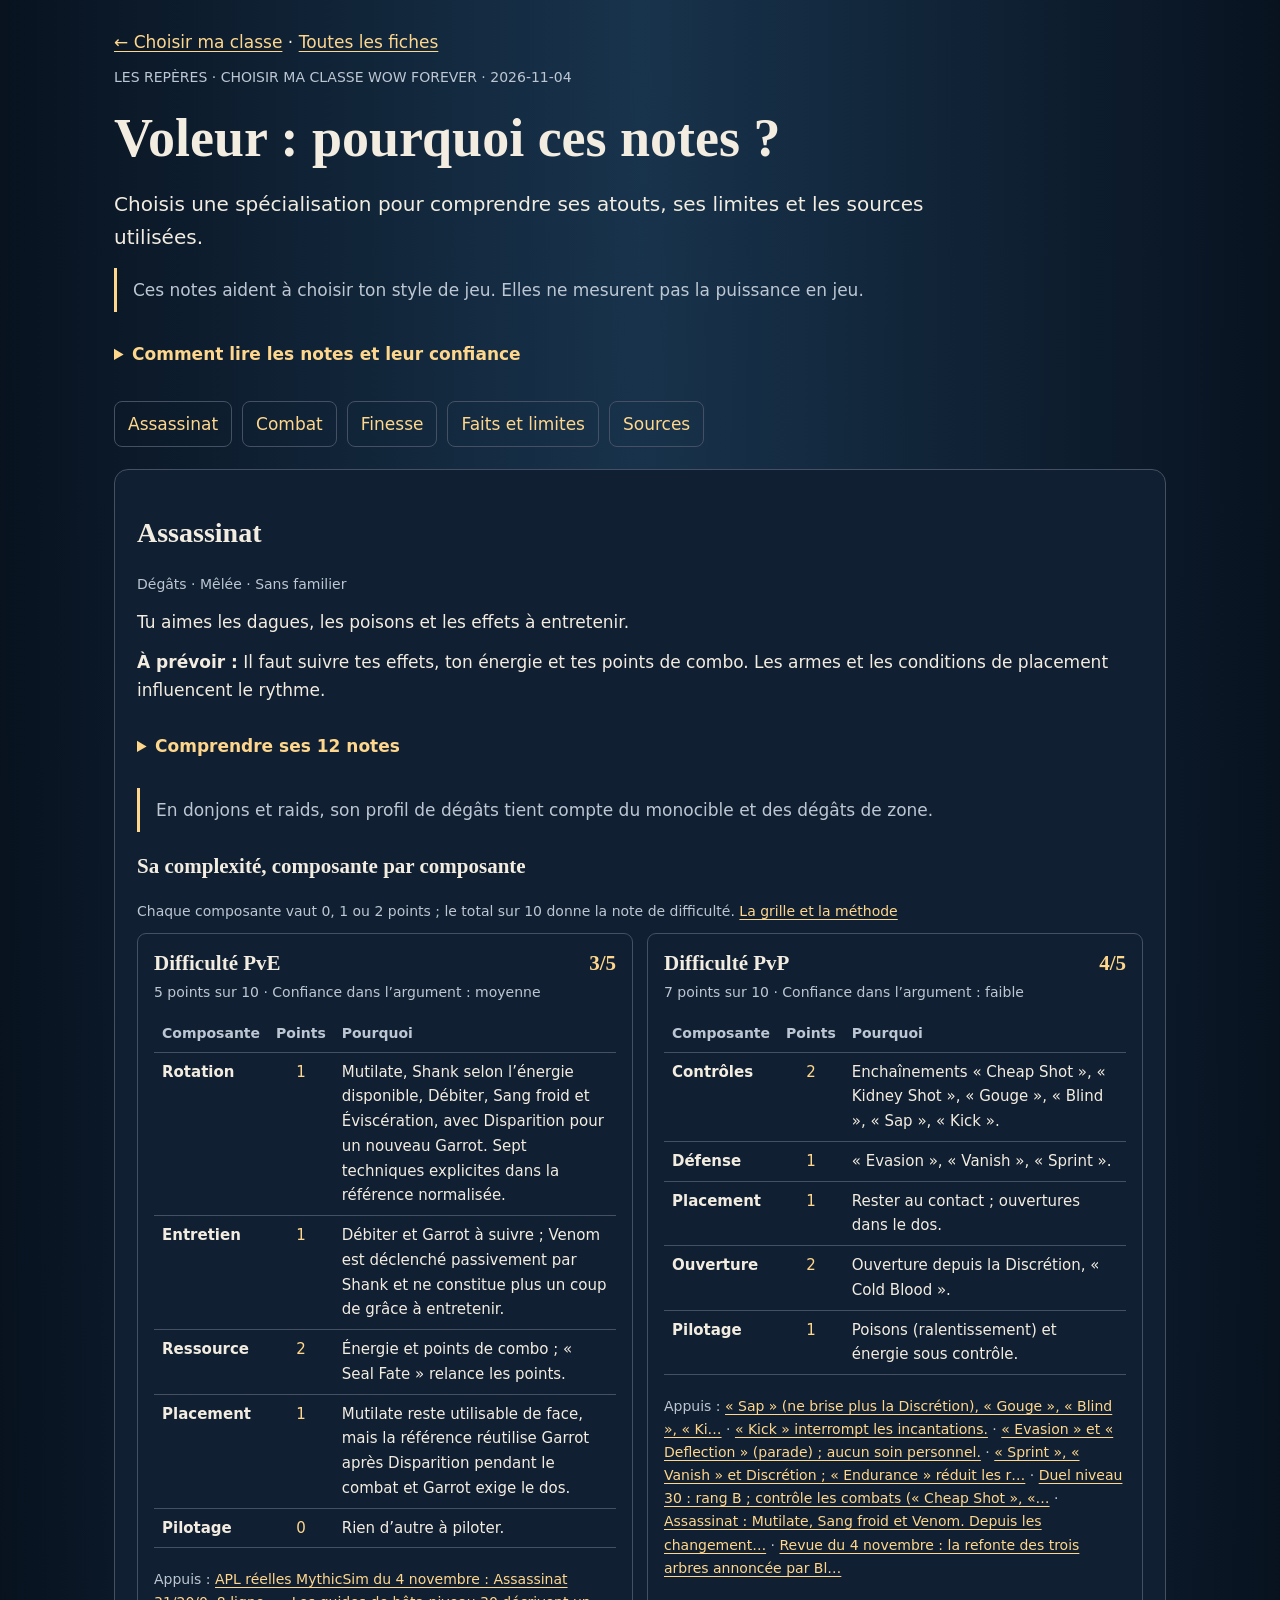
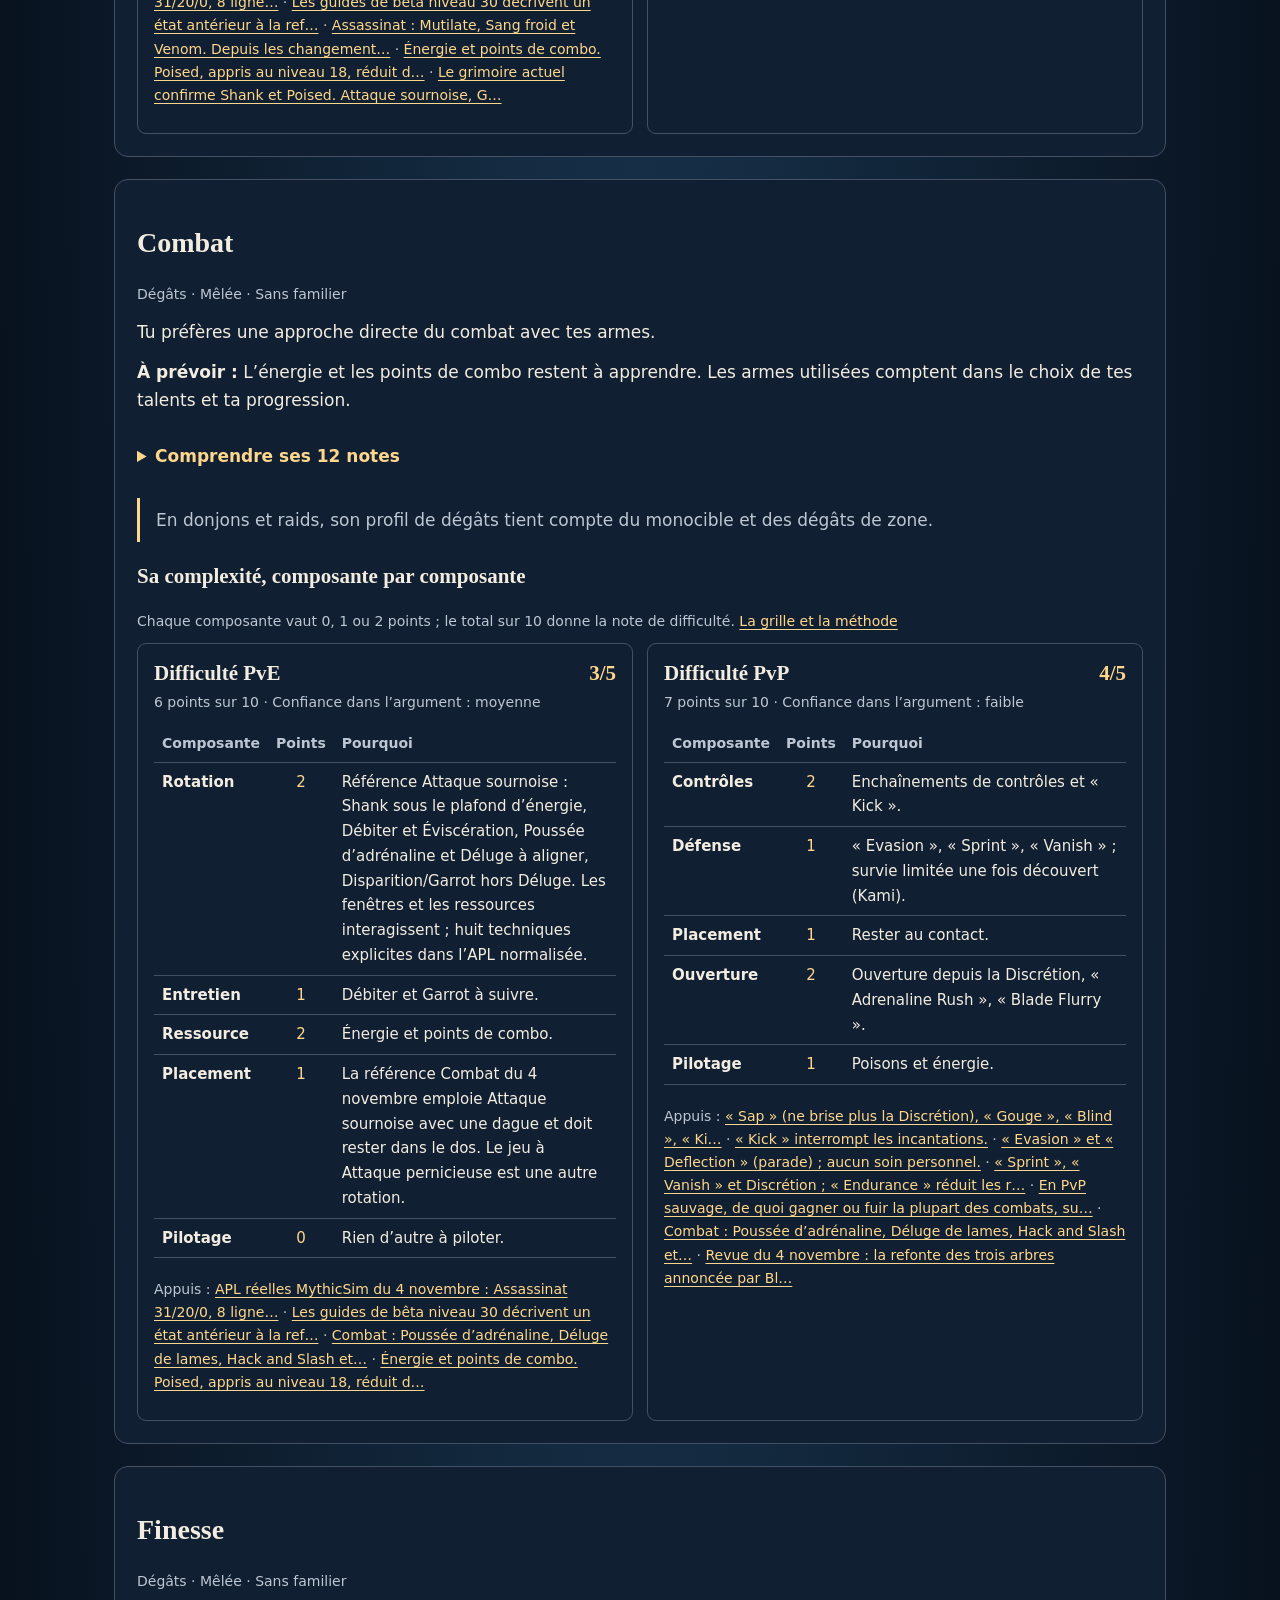
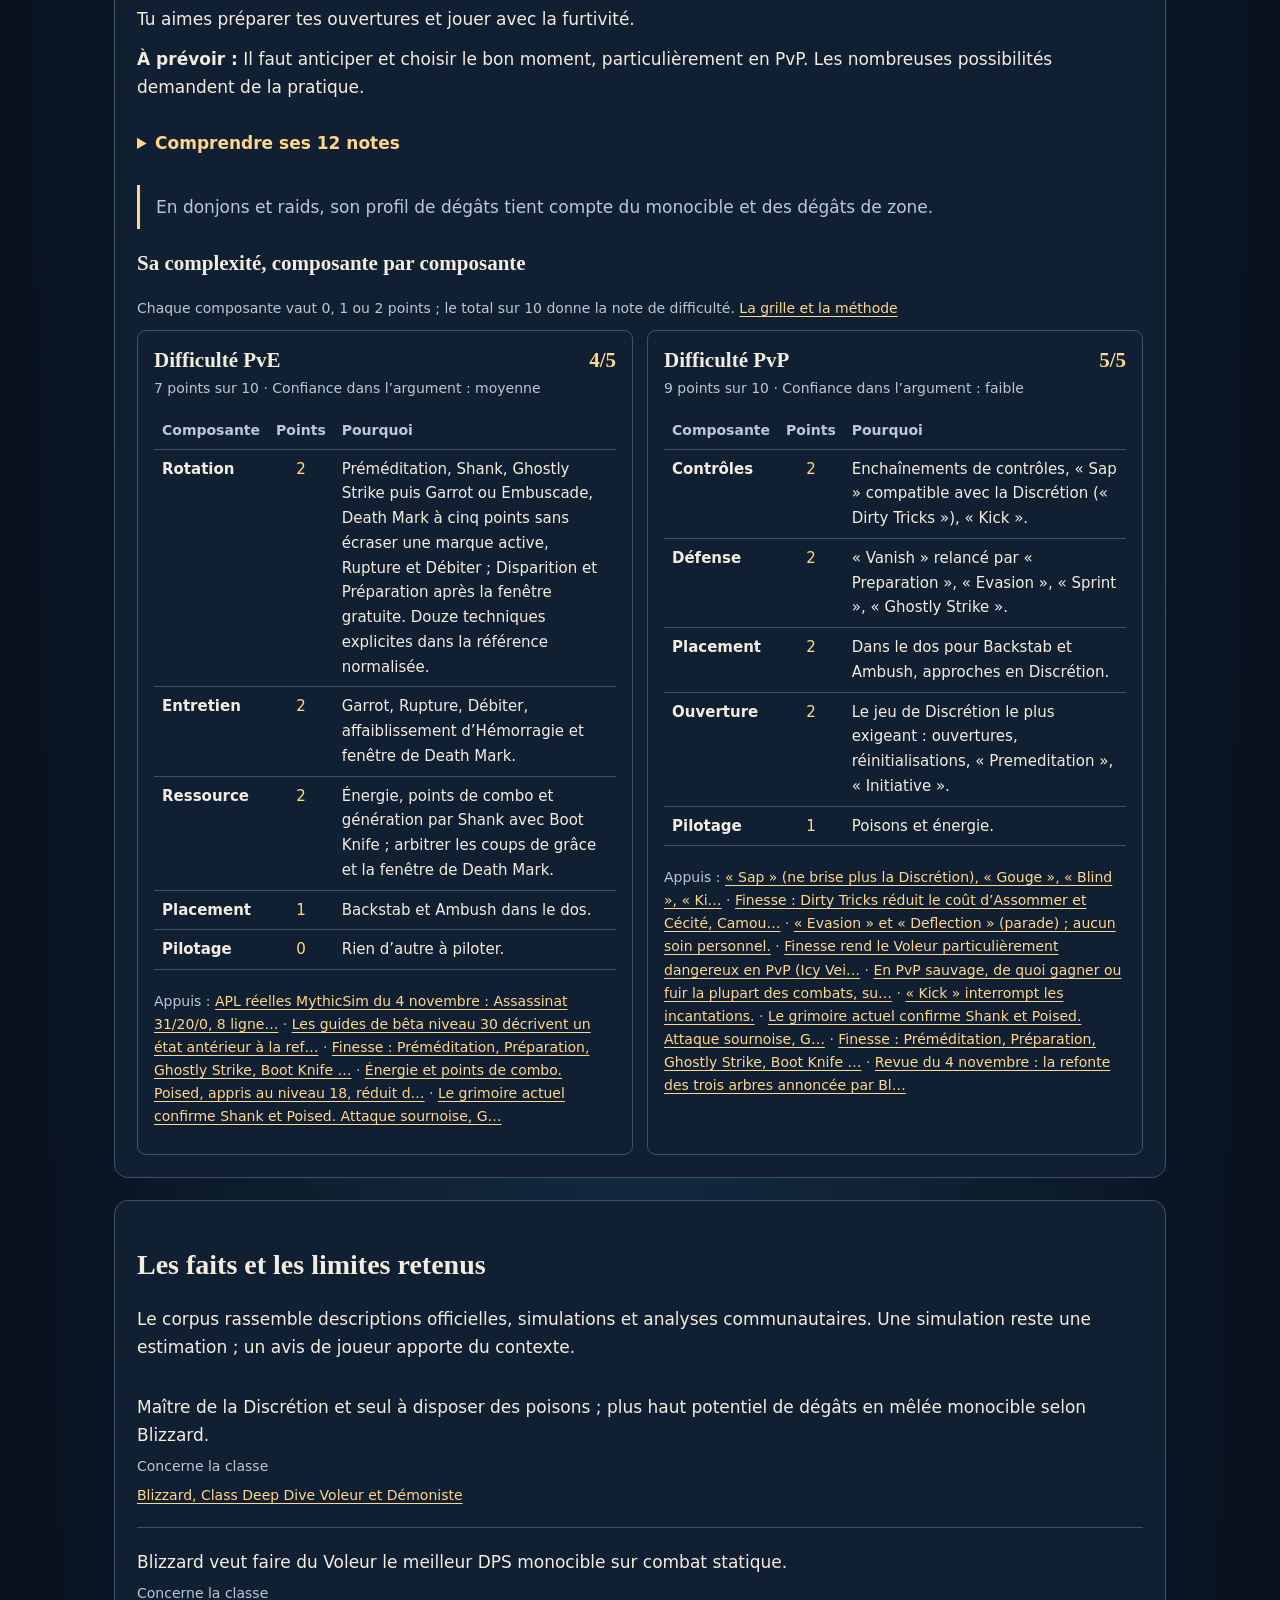
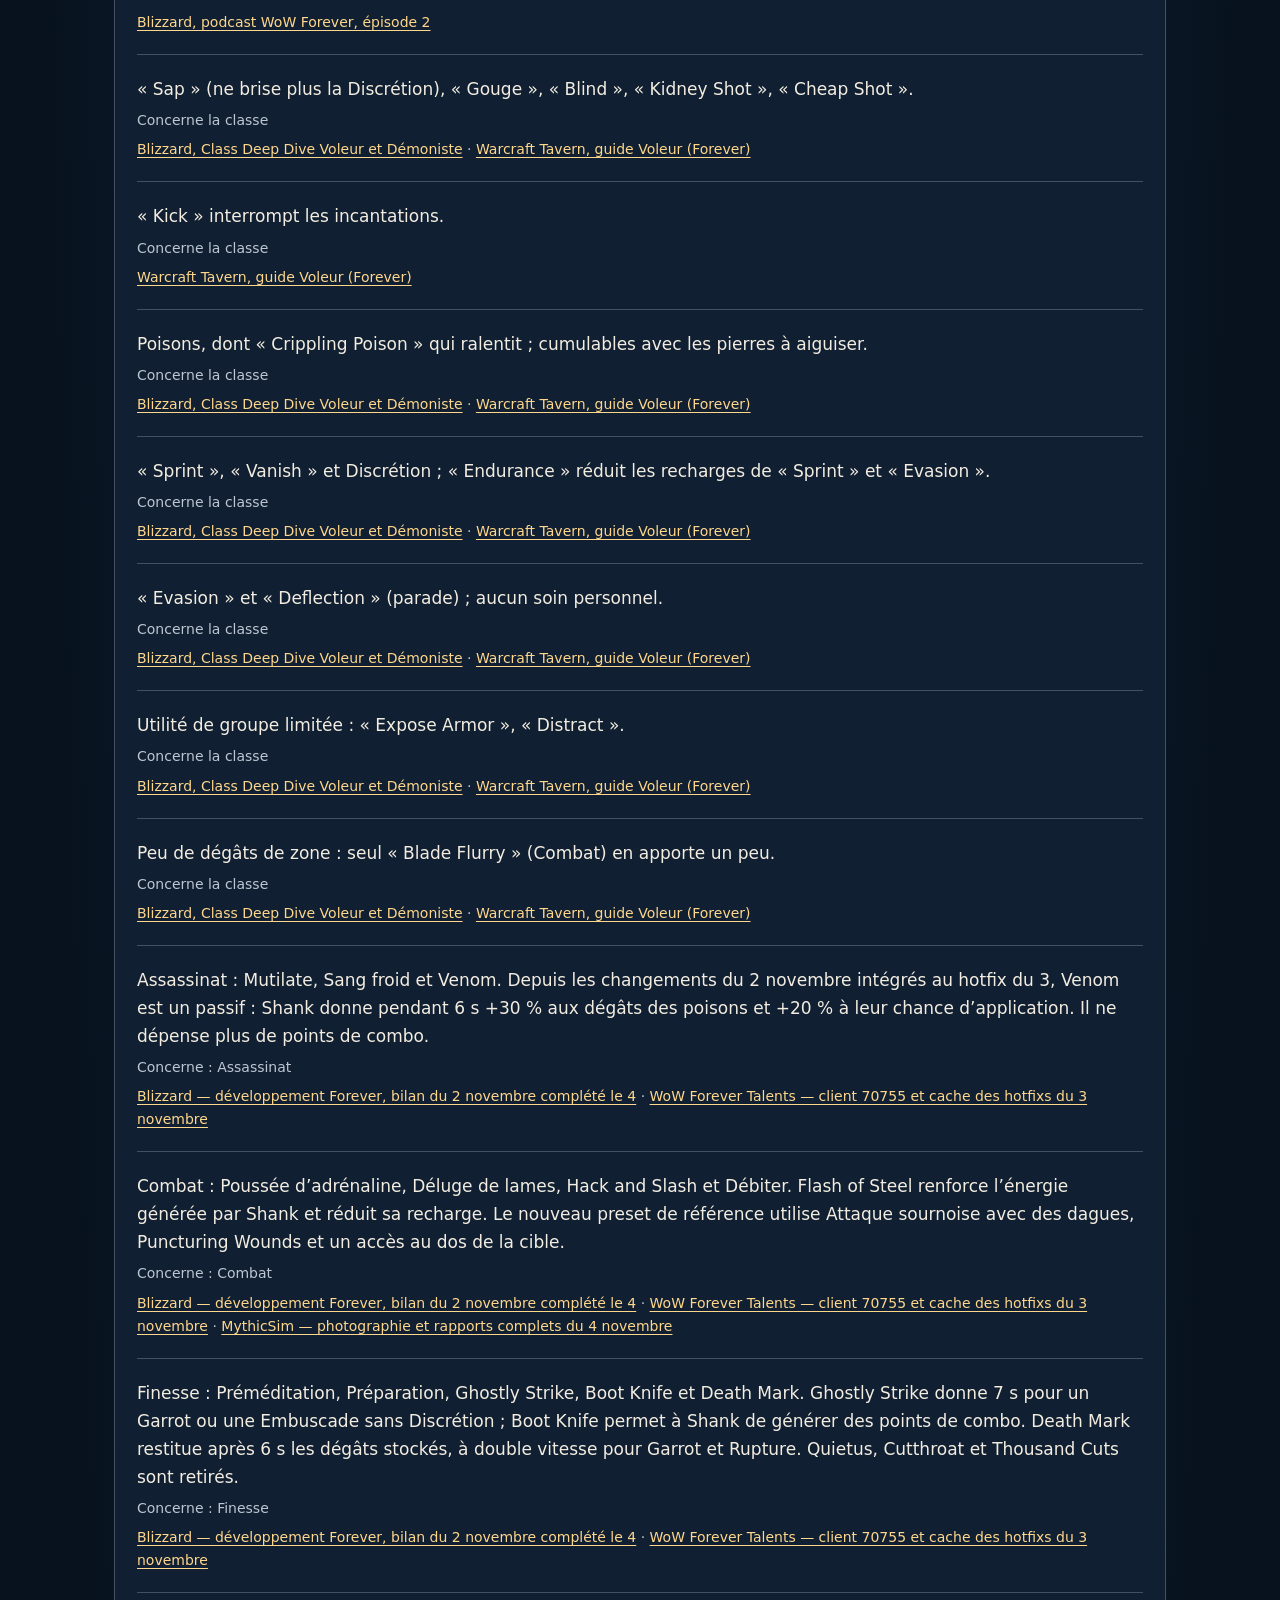
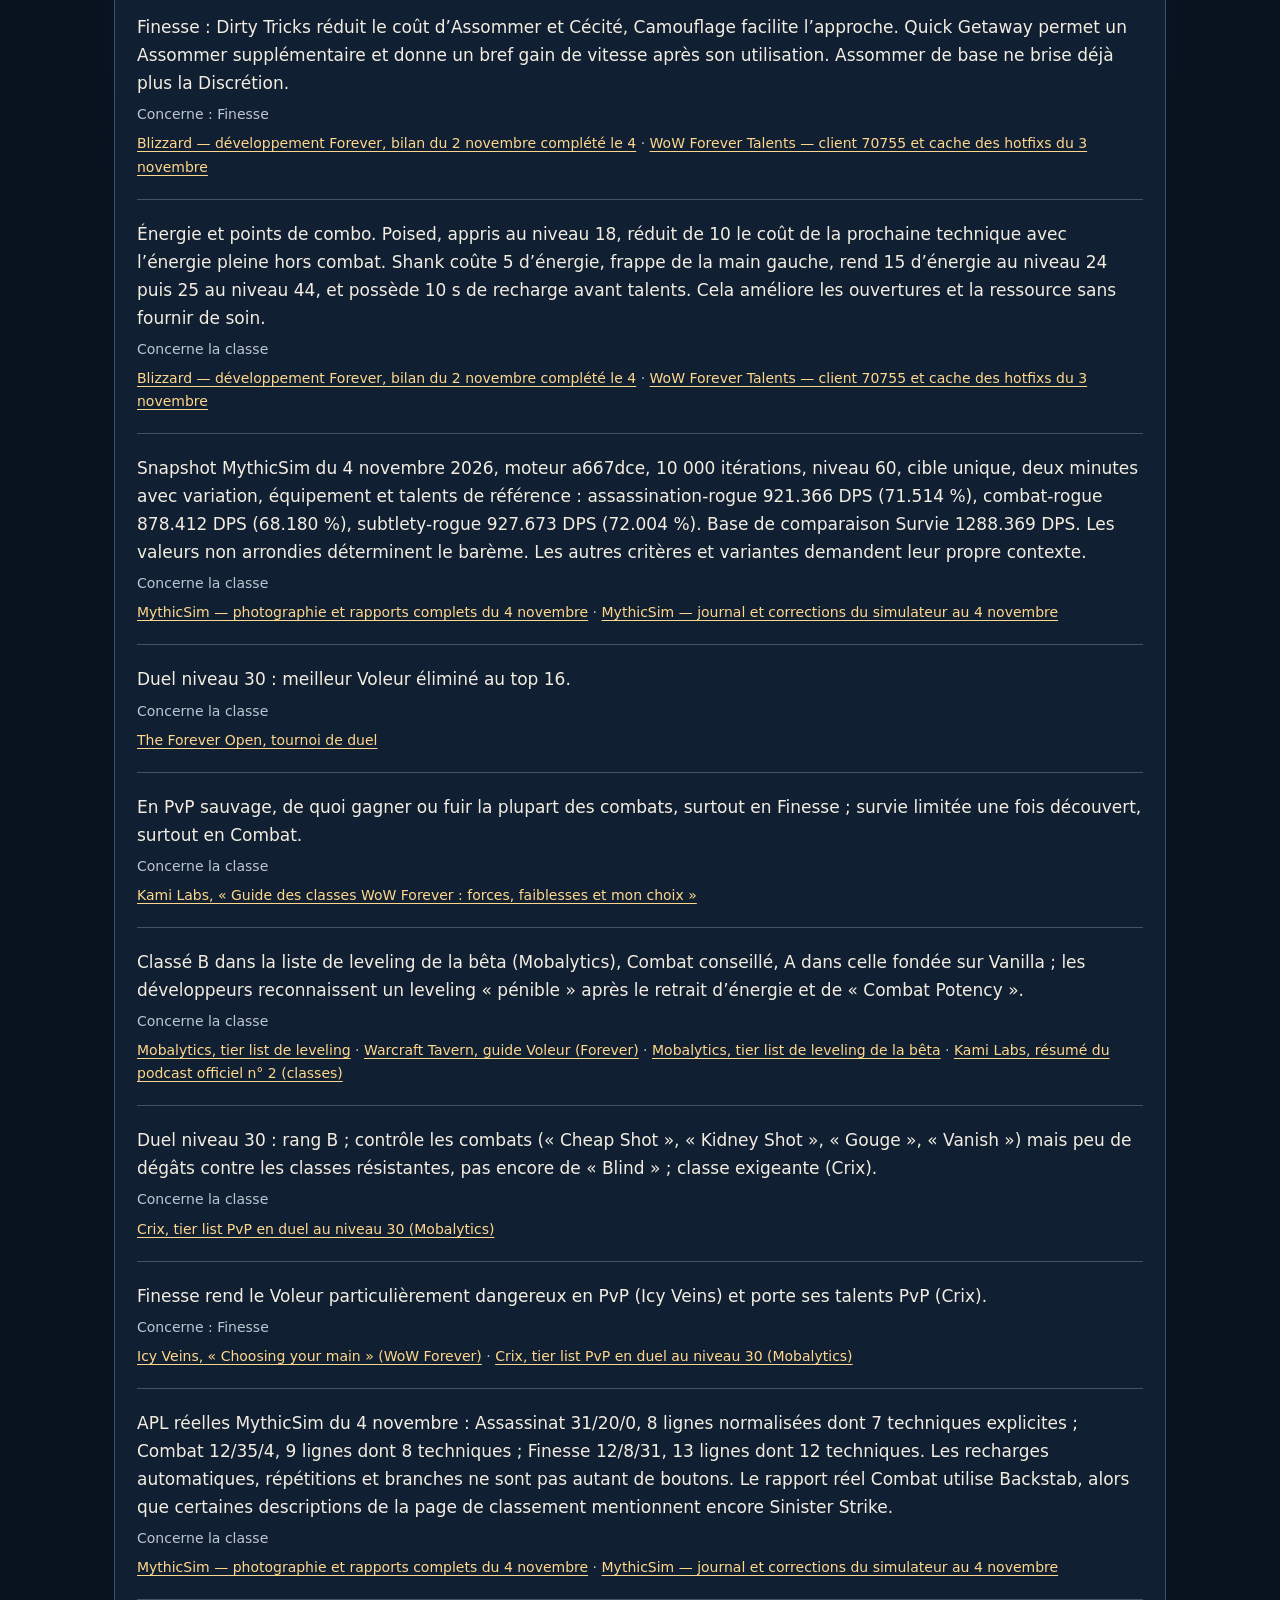
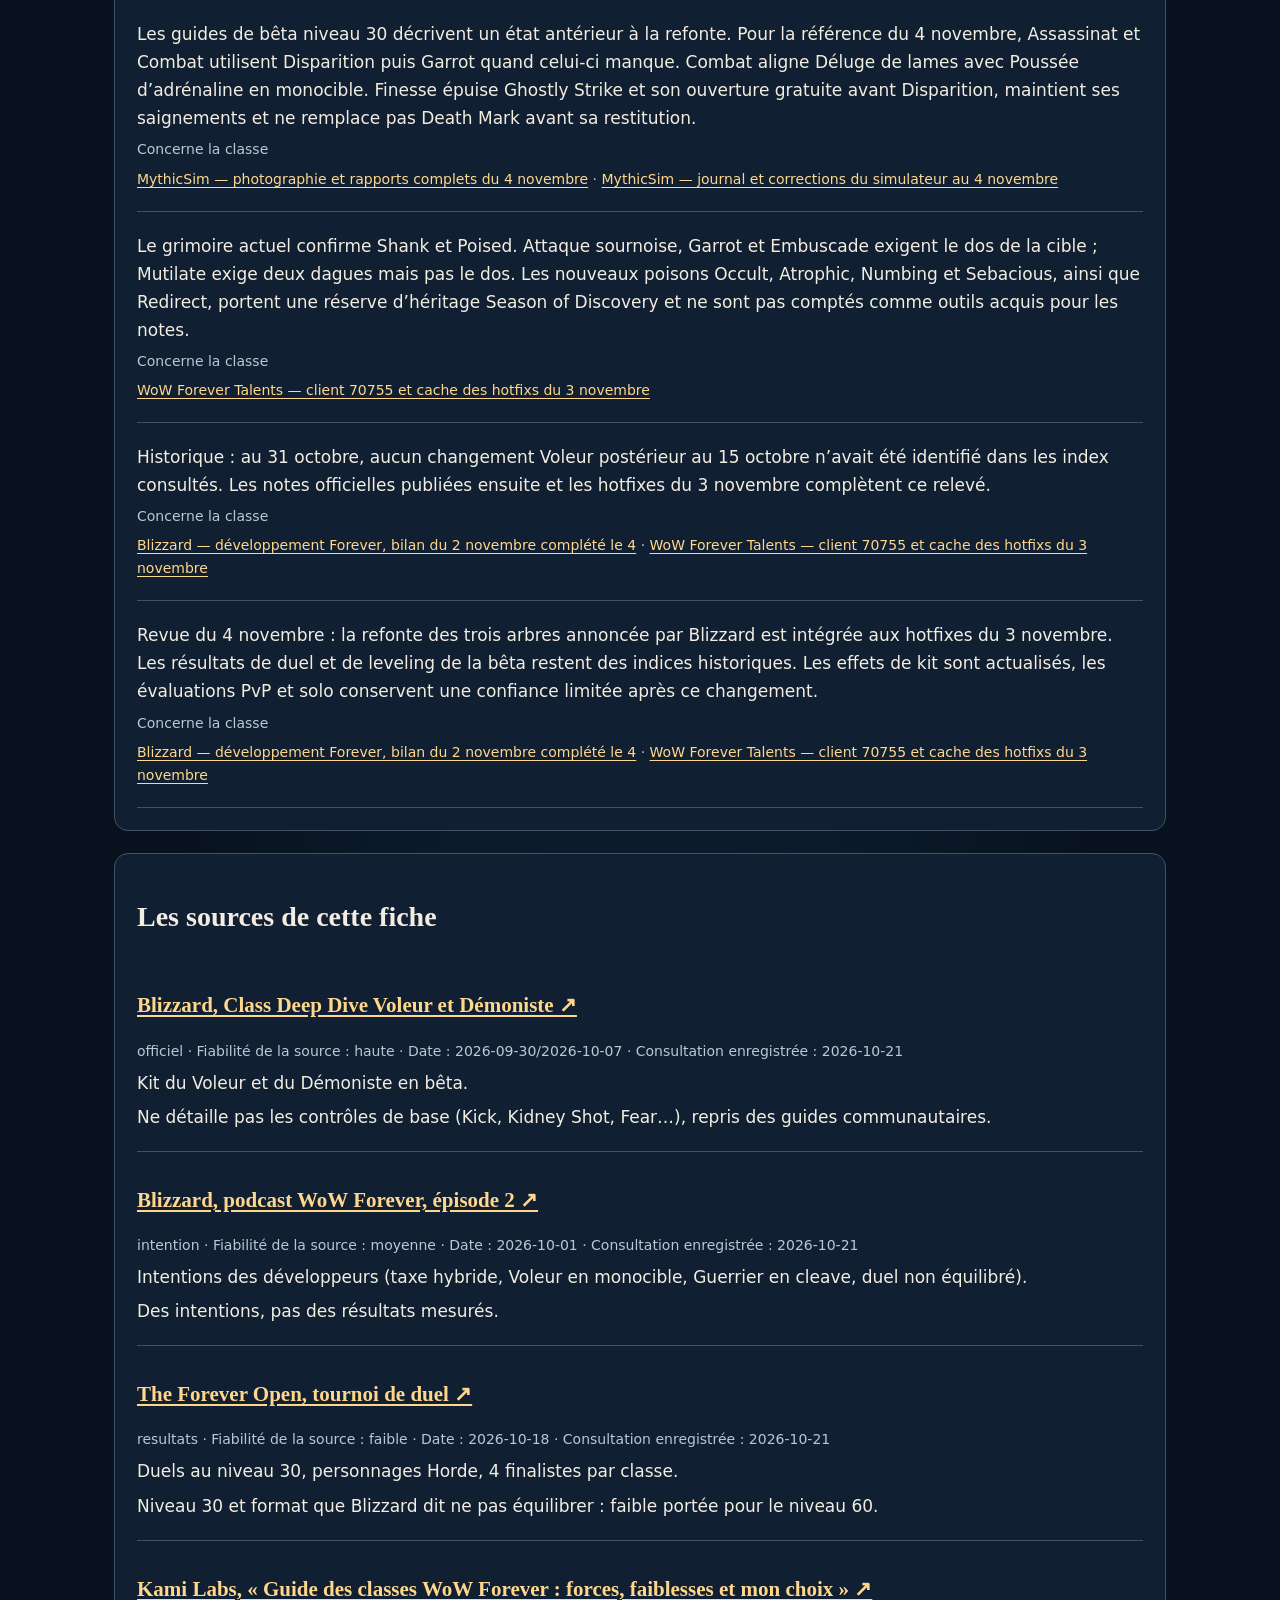
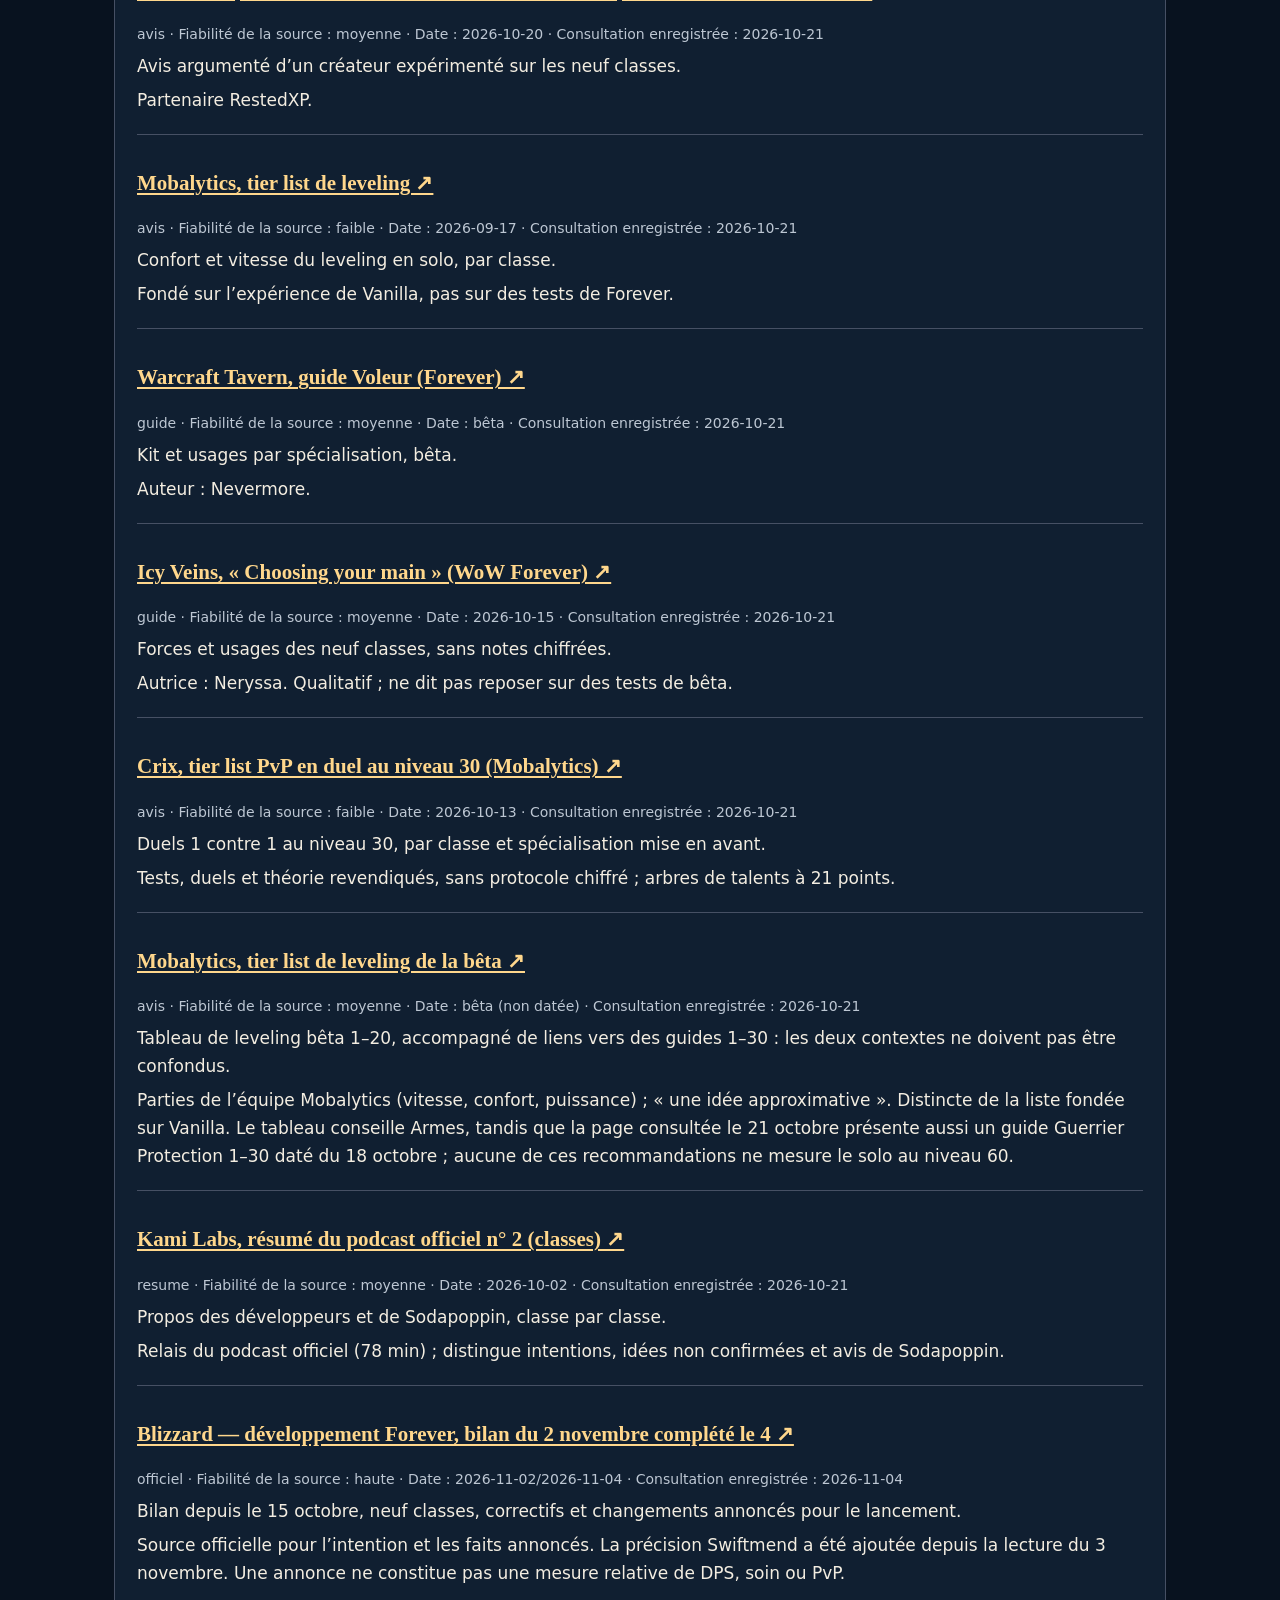
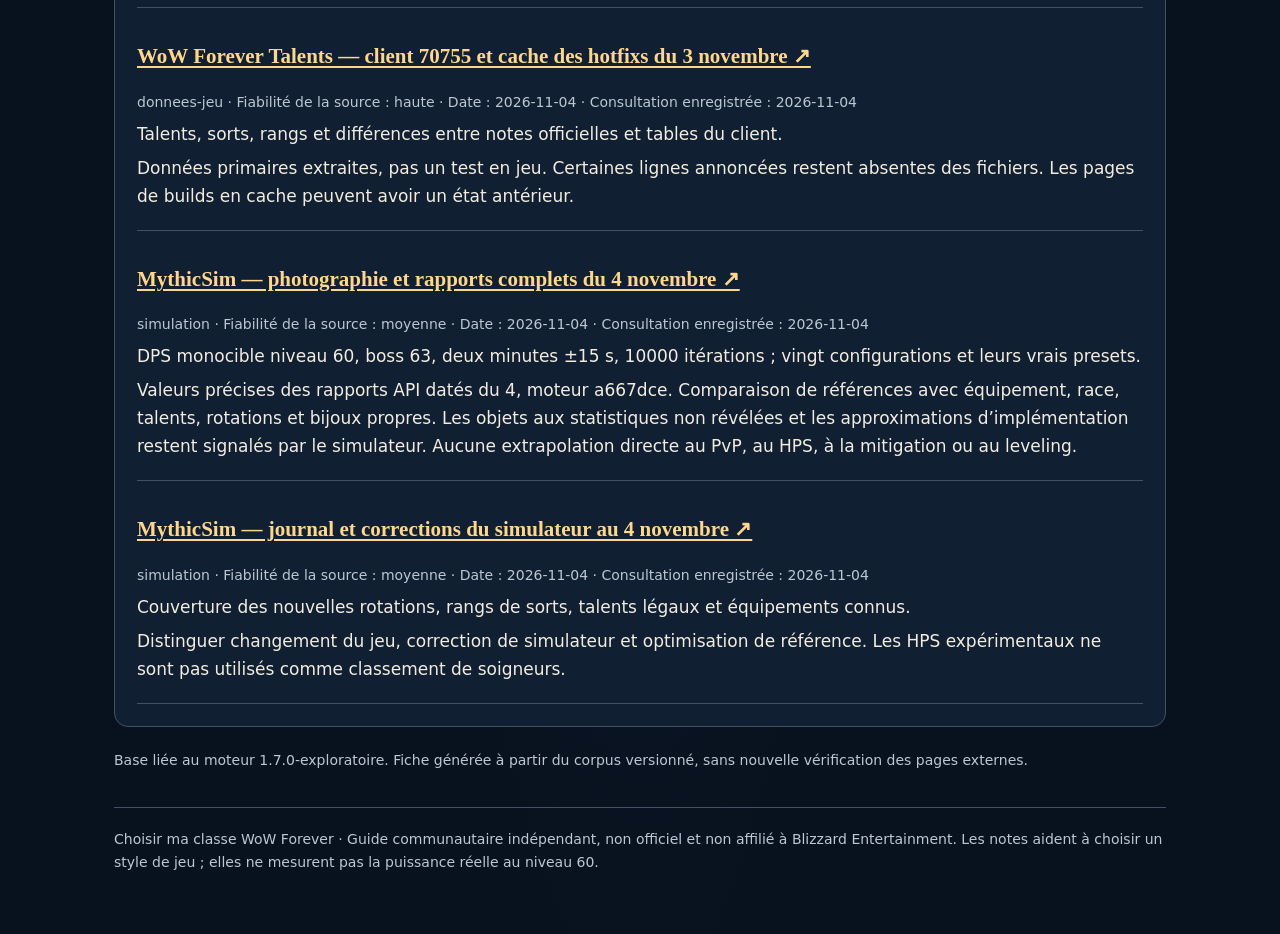
<file: fiches-sources/voleur.html>
<!doctype html>
<html lang="fr"><head><meta charset="utf-8"><meta name="viewport" content="width=device-width,initial-scale=1"><title>Voleur · Notes et sources · Choisir ma classe WoW Forever</title><style>:root{color-scheme:dark;--bg:#08121f;--panel:#101f31;--line:#465064;--text:#f3ede1;--muted:#bdc7d3;--gold:#ffd78c}
*{box-sizing:border-box}html{scroll-padding-top:20px}body{margin:0;background:radial-gradient(ellipse at top,#18334c,var(--bg) 650px);color:var(--text);font:17px/1.65 system-ui,sans-serif}main{max-width:1100px;margin:auto;padding:28px 24px 60px}a{color:var(--gold);text-underline-offset:3px;overflow-wrap:anywhere}a:hover{text-decoration-thickness:2px}a:focus-visible,summary:focus-visible{outline:3px solid var(--gold);outline-offset:5px}h1,h2,h3{line-height:1.25;font-family:Georgia,serif}h1{font-size:clamp(32px,6vw,54px);margin:16px 0}h2{font-size:28px}h3{font-size:21px}p{margin:.7em 0}.eyebrow,.meta{color:var(--muted);font-size:14px}.intro{font-size:20px;max-width:820px}.nav{display:flex;gap:10px;flex-wrap:wrap;margin:22px 0}.nav a{padding:8px 13px;border:1px solid var(--line);border-radius:8px;text-decoration:none}.panel,section.config{background:var(--panel);border:1px solid var(--line);border-radius:14px;padding:22px;margin:22px 0}.notice{border-left:3px solid var(--gold);padding:8px 16px;color:var(--muted)}details{margin:18px 0}summary{cursor:pointer;color:var(--gold);font-weight:600;padding:10px 0}.grid{display:grid;grid-template-columns:repeat(2,minmax(0,1fr));gap:14px}.note{padding:16px;border:1px solid var(--line);border-radius:9px;min-width:0}.note h3{display:flex;gap:12px;justify-content:space-between;margin:0}.value{color:var(--gold);white-space:nowrap}.confidence{display:inline-block;color:var(--muted);font-size:14px}.fact,.source{padding:14px 0;border-bottom:1px solid var(--line);scroll-margin-top:20px}.fact p,.source p{margin:6px 0}.flag{color:#ffe4b8}.skip{position:absolute;left:-9999px}.skip:focus{position:static}footer{border-top:1px solid var(--line);margin-top:35px;padding-top:20px;color:var(--muted);font-size:14px}table{width:100%;border-collapse:collapse;margin:10px 0;font-size:15px}th,td{text-align:left;vertical-align:top;padding:7px 8px;border-bottom:1px solid var(--line)}thead th{color:var(--muted);font-weight:600;font-size:14px}td.pts{color:var(--gold);white-space:nowrap;text-align:center;width:3.5em}.table{overflow-x:auto}@media(max-width:600px){table.cx thead,table.levels thead{display:none}table.cx tr{display:grid;grid-template-columns:1fr auto;gap:2px 12px;padding:8px 0;border-bottom:1px solid var(--line)}table.cx th,table.cx td,table.levels th,table.levels td{border:0;padding:0}table.cx td:last-child{grid-column:1/-1}table.levels tr{display:block;padding:8px 0;border-bottom:1px solid var(--line)}table.levels th,table.levels td{display:block;margin:3px 0}table.levels td::before{content:attr(data-label) ' : ';color:var(--muted)}}:target{outline:2px solid var(--gold);outline-offset:5px}@media(max-width:600px){main{padding:20px 15px 40px}.grid{grid-template-columns:1fr}.panel,section.config{padding:16px}.note{padding:13px}body{font-size:16px}}</style></head><body><a class="skip" href="#contenu">Aller au contenu</a><main id="contenu"><nav aria-label="Retour"><a href="../index.html#h-reco">← Choisir ma classe</a> · <a href="index.html">Toutes les fiches</a></nav><header><p class="eyebrow">LES REPÈRES · CHOISIR MA CLASSE WOW FOREVER · 2026-11-04</p><h1>Voleur : pourquoi ces notes ?</h1><p class="intro">Choisis une spécialisation pour comprendre ses atouts, ses limites et les sources utilisées.</p></header><p class="notice">Ces notes aident à choisir ton style de jeu. Elles ne mesurent pas la puissance en jeu.</p><details><summary>Comment lire les notes et leur confiance</summary><p>Une capacité officielle ne prouve pas un 4/5 ou un 5/5. La confiance concerne la solidité de l’argument, pas la précision du chiffre.</p><p>État du corpus : 2026-11-04. Les changements de patch peuvent modifier ces repères. Plusieurs sites qui reprennent une même source ne constituent pas plusieurs confirmations.</p></details><nav class="nav" aria-label="Spécialisations"><a href="#voleur-assassinat">Assassinat</a><a href="#voleur-combat">Combat</a><a href="#voleur-finesse">Finesse</a><a href="#faits">Faits et limites</a><a href="#sources">Sources</a></nav><section class="config" id="voleur-assassinat"><h2>Assassinat</h2><p class="meta">Dégâts · Mêlée · Sans familier</p><p>Tu aimes les dagues, les poisons et les effets à entretenir.</p><p><b>À prévoir :</b> Il faut suivre tes effets, ton énergie et tes points de combo. Les armes et les conditions de placement influencent le rythme.</p><details><summary>Comprendre ses 12 notes</summary><p class="meta">De 1 à 5 : plus la note est haute, plus ce point est marqué. Pour la difficulté, 5 signifie plus exigeant. Les notes ci-dessous précèdent les réglages de maîtrise et de certitude du questionnaire.</p><div class="grid"><article class="note" data-note="voleur-assassinat/raid"><h3>DPS monocible (raid) <span class="value">3/5</span></h3><span class="confidence">Confiance dans l’argument : moyenne</span><p>Snapshot MythicSim du 4 novembre 2026, niveau 60, cible unique sur deux minutes : 921.366 DPS, soit 71.514 % de la référence Survie à 1288.369 DPS. Note 3/5 calculée sur les valeurs non arrondies du barème existant. Le pourcentage affiché arrondi à 72 % ne franchit pas le seuil réel de 72 %. Le résultat dépend du build, de la rotation et de l’équipement simulés.</p><p class="meta">Appuis : <a href="#fait-v-sim">Snapshot MythicSim du 4 novembre 2026, moteur a667dce, 10 000 ité…</a></p></article><article class="note" data-note="voleur-assassinat/bg"><h3>Champs de bataille <span class="value">3/5</span></h3><span class="confidence">Confiance dans l’argument : faible</span><p>Ouvertures depuis la Discrétion et contrôles, mais peu de dégâts de zone et une survie limitée dans les mêlées de groupe.</p><p class="meta">Appuis : <a href="#fait-v-controle">« Sap » (ne brise plus la Discrétion), « Gouge », « Blind », « Ki…</a> · <a href="#fait-v-defense">« Evasion » et « Deflection » (parade) ; aucun soin personnel.</a> · <a href="#fait-v-zone">Peu de dégâts de zone : seul « Blade Flurry » (Combat) en apporte…</a> · <a href="#fait-v-lancement-4-nov">Revue du 4 novembre : la refonte des trois arbres annoncée par Bl…</a></p></article><article class="note" data-note="voleur-assassinat/world"><h3>PvP sauvage <span class="value">5/5</span></h3><span class="confidence">Confiance dans l’argument : faible</span><p>Discrétion, chaîne de contrôles et burst d’ouverture ; mais rang B en duel niveau 30 (Crix) et meilleur Voleur sorti au top 16 du tournoi.</p><p class="meta">Appuis : <a href="#fait-v-controle">« Sap » (ne brise plus la Discrétion), « Gouge », « Blind », « Ki…</a> · <a href="#fait-v-assa">Assassinat : Mutilate, Sang froid et Venom. Depuis les changement…</a> · <a href="#fait-v-mobilite">« Sprint », « Vanish » et Discrétion ; « Endurance » réduit les r…</a> · <a href="#fait-v-pvp-kami">En PvP sauvage, de quoi gagner ou fuir la plupart des combats, su…</a> · <a href="#fait-v-tournoi">Duel niveau 30 : meilleur Voleur éliminé au top 16.</a> · <a href="#fait-v-pvp-duel">Duel niveau 30 : rang B ; contrôle les combats (« Cheap Shot », «…</a> · <a href="#fait-v-lancement-4-nov">Revue du 4 novembre : la refonte des trois arbres annoncée par Bl…</a></p><p class="flag">À surveiller : Noté 5 comme Finesse, mais le Voleur est rang B en duel au niveau 30 et Kami réserve son avis le plus fort à Finesse.</p></article><article class="note" data-note="voleur-assassinat/solo"><h3>Solo <span class="value">3/5</span></h3><span class="confidence">Confiance dans l’argument : faible</span><p>Poised facilite l’ouverture et Shank rend de l’énergie, mais aucun soin personnel n’est ajouté. Note de solo conservée à titre éditorial, avec les contrôles et le camouflage pour choisir les combats ; les classements de leveling de la bêta ne mesurent pas le nouveau niveau 60.</p><p class="meta">Appuis : <a href="#fait-v-ressource">Énergie et points de combo. Poised, appris au niveau 18, réduit d…</a> · <a href="#fait-v-defense">« Evasion » et « Deflection » (parade) ; aucun soin personnel.</a> · <a href="#fait-v-controle">« Sap » (ne brise plus la Discrétion), « Gouge », « Blind », « Ki…</a> · <a href="#fait-v-lancement-4-nov">Revue du 4 novembre : la refonte des trois arbres annoncée par Bl…</a></p></article><article class="note" data-note="voleur-assassinat/burst"><h3>Burst <span class="value">5/5</span></h3><span class="confidence">Confiance dans l’argument : moyenne</span><p>Sang froid et Mutilate, avec la fenêtre de poisons déclenchée par Shank/Venom. Le repère de burst reste une appréciation du kit, sans comparaison mesurée du PvP niveau 60.</p><p class="meta">Appuis : <a href="#fait-v-assa">Assassinat : Mutilate, Sang froid et Venom. Depuis les changement…</a> · <a href="#fait-v-ressource">Énergie et points de combo. Poised, appris au niveau 18, réduit d…</a></p></article><article class="note" data-note="voleur-assassinat/zone"><h3>Dégâts de zone <span class="value">2/5</span></h3><span class="confidence">Confiance dans l’argument : haute</span><p>Peu de dégâts de zone : seul « Blade Flurry » (Combat) en apporte un peu.</p><p class="meta">Appuis : <a href="#fait-v-zone">Peu de dégâts de zone : seul « Blade Flurry » (Combat) en apporte…</a></p></article><article class="note" data-note="voleur-assassinat/ctrl"><h3>Contrôle <span class="value">4/5</span></h3><span class="confidence">Confiance dans l’argument : moyenne</span><p>Assommer, Suriner, Cécité, Aiguillon perfide, Coup bas, Coup de pied et poisons ralentissants forment la panoplie commune de Combat et Assassinat. Les talents offensifs propres à Assassinat ne justifient pas de lui attribuer un point de contrôle supplémentaire. Les facilités de contrôle de Finesse sont évaluées séparément.</p><p class="meta">Appuis : <a href="#fait-v-controle">« Sap » (ne brise plus la Discrétion), « Gouge », « Blind », « Ki…</a> · <a href="#fait-v-kick">« Kick » interrompt les incantations.</a> · <a href="#fait-v-poisons">Poisons, dont « Crippling Poison » qui ralentit ; cumulables avec…</a></p></article><article class="note" data-note="voleur-assassinat/surv"><h3>Survie <span class="value">2/5</span></h3><span class="confidence">Confiance dans l’argument : moyenne</span><p>« Evasion », « Deflection » et « Vanish », mais aucun soin personnel.</p><p class="meta">Appuis : <a href="#fait-v-defense">« Evasion » et « Deflection » (parade) ; aucun soin personnel.</a> · <a href="#fait-v-mobilite">« Sprint », « Vanish » et Discrétion ; « Endurance » réduit les r…</a></p></article><article class="note" data-note="voleur-assassinat/mob"><h3>Mobilité <span class="value">4/5</span></h3><span class="confidence">Confiance dans l’argument : moyenne</span><p>« Sprint », « Vanish » et Discrétion.</p><p class="meta">Appuis : <a href="#fait-v-mobilite">« Sprint », « Vanish » et Discrétion ; « Endurance » réduit les r…</a></p></article><article class="note" data-note="voleur-assassinat/support"><h3>Soutien <span class="value">1/5</span></h3><span class="confidence">Confiance dans l’argument : haute</span><p>Utilité de groupe limitée : « Expose Armor », « Distract ».</p><p class="meta">Appuis : <a href="#fait-v-soutien">Utilité de groupe limitée : « Expose Armor », « Distract ».</a></p></article><article class="note" data-note="voleur-assassinat/charge_pve"><h3>Difficulté PvE <span class="value">3/5</span></h3><span class="confidence">Confiance dans l’argument : moyenne</span><p>5 points sur 10 sur la grille de complexité revue le 4 novembre : la gestion de la ressource pèse beaucoup ; la rotation, les effets à entretenir et le placement pèsent un peu.</p><p class="meta">Appuis : <a href="#fait-v-rotation">APL réelles MythicSim du 4 novembre : Assassinat 31/20/0, 8 ligne…</a> · <a href="#fait-v-guides">Les guides de bêta niveau 30 décrivent un état antérieur à la ref…</a> · <a href="#fait-v-assa">Assassinat : Mutilate, Sang froid et Venom. Depuis les changement…</a> · <a href="#fait-v-ressource">Énergie et points de combo. Poised, appris au niveau 18, réduit d…</a> · <a href="#fait-v-sorts-client">Le grimoire actuel confirme Shank et Poised. Attaque sournoise, G…</a></p></article><article class="note" data-note="voleur-assassinat/charge_pvp"><h3>Difficulté PvP <span class="value">4/5</span></h3><span class="confidence">Confiance dans l’argument : faible</span><p>7 points sur 10 sur la grille de complexité revue le 4 novembre : les contrôles et l’ouverture pèsent beaucoup ; la défense, le placement et le pilotage pèsent un peu.</p><p class="meta">Appuis : <a href="#fait-v-controle">« Sap » (ne brise plus la Discrétion), « Gouge », « Blind », « Ki…</a> · <a href="#fait-v-kick">« Kick » interrompt les incantations.</a> · <a href="#fait-v-defense">« Evasion » et « Deflection » (parade) ; aucun soin personnel.</a> · <a href="#fait-v-mobilite">« Sprint », « Vanish » et Discrétion ; « Endurance » réduit les r…</a> · <a href="#fait-v-pvp-duel">Duel niveau 30 : rang B ; contrôle les combats (« Cheap Shot », «…</a> · <a href="#fait-v-assa">Assassinat : Mutilate, Sang froid et Venom. Depuis les changement…</a> · <a href="#fait-v-lancement-4-nov">Revue du 4 novembre : la refonte des trois arbres annoncée par Bl…</a></p></article></div></details><p class="notice" data-pve-profile="voleur-assassinat">En donjons et raids, son profil de dégâts tient compte du monocible et des dégâts de zone.</p><section class="complexity" id="voleur-assassinat-complexite"><h3>Sa complexité, composante par composante</h3><p class="meta">Chaque composante vaut 0, 1 ou 2 points ; le total sur 10 donne la note de difficulté. <a href="complexite.html#grille">La grille et la méthode</a></p><div class="grid"><article class="note" data-complexite="voleur-assassinat/pve"><h3>Difficulté PvE <span class="value">3/5</span></h3><span class="confidence">5 points sur 10 · Confiance dans l’argument : moyenne</span><div class="table"><table class="cx"><thead><tr><th scope="col">Composante</th><th scope="col">Points</th><th scope="col">Pourquoi</th></tr></thead><tbody><tr><th scope="row">Rotation</th><td class="pts">1</td><td>Mutilate, Shank selon l’énergie disponible, Débiter, Sang froid et Éviscération, avec Disparition pour un nouveau Garrot. Sept techniques explicites dans la référence normalisée.</td></tr><tr><th scope="row">Entretien</th><td class="pts">1</td><td>Débiter et Garrot à suivre ; Venom est déclenché passivement par Shank et ne constitue plus un coup de grâce à entretenir.</td></tr><tr><th scope="row">Ressource</th><td class="pts">2</td><td>Énergie et points de combo ; « Seal Fate » relance les points.</td></tr><tr><th scope="row">Placement</th><td class="pts">1</td><td>Mutilate reste utilisable de face, mais la référence réutilise Garrot après Disparition pendant le combat et Garrot exige le dos.</td></tr><tr><th scope="row">Pilotage</th><td class="pts">0</td><td>Rien d’autre à piloter.</td></tr></tbody></table></div><p class="meta">Appuis : <a href="#fait-v-rotation">APL réelles MythicSim du 4 novembre : Assassinat 31/20/0, 8 ligne…</a> · <a href="#fait-v-guides">Les guides de bêta niveau 30 décrivent un état antérieur à la ref…</a> · <a href="#fait-v-assa">Assassinat : Mutilate, Sang froid et Venom. Depuis les changement…</a> · <a href="#fait-v-ressource">Énergie et points de combo. Poised, appris au niveau 18, réduit d…</a> · <a href="#fait-v-sorts-client">Le grimoire actuel confirme Shank et Poised. Attaque sournoise, G…</a></p></article><article class="note" data-complexite="voleur-assassinat/pvp"><h3>Difficulté PvP <span class="value">4/5</span></h3><span class="confidence">7 points sur 10 · Confiance dans l’argument : faible</span><div class="table"><table class="cx"><thead><tr><th scope="col">Composante</th><th scope="col">Points</th><th scope="col">Pourquoi</th></tr></thead><tbody><tr><th scope="row">Contrôles</th><td class="pts">2</td><td>Enchaînements « Cheap Shot », « Kidney Shot », « Gouge », « Blind », « Sap », « Kick ».</td></tr><tr><th scope="row">Défense</th><td class="pts">1</td><td>« Evasion », « Vanish », « Sprint ».</td></tr><tr><th scope="row">Placement</th><td class="pts">1</td><td>Rester au contact ; ouvertures dans le dos.</td></tr><tr><th scope="row">Ouverture</th><td class="pts">2</td><td>Ouverture depuis la Discrétion, « Cold Blood ».</td></tr><tr><th scope="row">Pilotage</th><td class="pts">1</td><td>Poisons (ralentissement) et énergie sous contrôle.</td></tr></tbody></table></div><p class="meta">Appuis : <a href="#fait-v-controle">« Sap » (ne brise plus la Discrétion), « Gouge », « Blind », « Ki…</a> · <a href="#fait-v-kick">« Kick » interrompt les incantations.</a> · <a href="#fait-v-defense">« Evasion » et « Deflection » (parade) ; aucun soin personnel.</a> · <a href="#fait-v-mobilite">« Sprint », « Vanish » et Discrétion ; « Endurance » réduit les r…</a> · <a href="#fait-v-pvp-duel">Duel niveau 30 : rang B ; contrôle les combats (« Cheap Shot », «…</a> · <a href="#fait-v-assa">Assassinat : Mutilate, Sang froid et Venom. Depuis les changement…</a> · <a href="#fait-v-lancement-4-nov">Revue du 4 novembre : la refonte des trois arbres annoncée par Bl…</a></p></article></div></section></section><section class="config" id="voleur-combat"><h2>Combat</h2><p class="meta">Dégâts · Mêlée · Sans familier</p><p>Tu préfères une approche directe du combat avec tes armes.</p><p><b>À prévoir :</b> L’énergie et les points de combo restent à apprendre. Les armes utilisées comptent dans le choix de tes talents et ta progression.</p><details><summary>Comprendre ses 12 notes</summary><p class="meta">De 1 à 5 : plus la note est haute, plus ce point est marqué. Pour la difficulté, 5 signifie plus exigeant. Les notes ci-dessous précèdent les réglages de maîtrise et de certitude du questionnaire.</p><div class="grid"><article class="note" data-note="voleur-combat/raid"><h3>DPS monocible (raid) <span class="value">3/5</span></h3><span class="confidence">Confiance dans l’argument : moyenne</span><p>Snapshot MythicSim du 4 novembre 2026, niveau 60, cible unique sur deux minutes : 878.412 DPS, soit 68.180 % de la référence Survie à 1288.369 DPS. Note 3/5 calculée sur les valeurs non arrondies du barème existant. La référence évaluée est le build Attaque sournoise 12/35/4, avec dagues. Le résultat dépend du build, de la rotation et de l’équipement simulés.</p><p class="meta">Appuis : <a href="#fait-v-sim">Snapshot MythicSim du 4 novembre 2026, moteur a667dce, 10 000 ité…</a></p></article><article class="note" data-note="voleur-combat/bg"><h3>Champs de bataille <span class="value">3/5</span></h3><span class="confidence">Confiance dans l’argument : faible</span><p>Contrôles et « Blade Flurry », mais survie limitée une fois découvert (Kami).</p><p class="meta">Appuis : <a href="#fait-v-controle">« Sap » (ne brise plus la Discrétion), « Gouge », « Blind », « Ki…</a> · <a href="#fait-v-zone">Peu de dégâts de zone : seul « Blade Flurry » (Combat) en apporte…</a> · <a href="#fait-v-pvp-kami">En PvP sauvage, de quoi gagner ou fuir la plupart des combats, su…</a> · <a href="#fait-v-lancement-4-nov">Revue du 4 novembre : la refonte des trois arbres annoncée par Bl…</a></p></article><article class="note" data-note="voleur-combat/world"><h3>PvP sauvage <span class="value">4/5</span></h3><span class="confidence">Confiance dans l’argument : faible</span><p>Contrôles et « Adrenaline Rush » pour gagner les combats engagés, avec moins d’échappatoires que Finesse (Kami).</p><p class="meta">Appuis : <a href="#fait-v-controle">« Sap » (ne brise plus la Discrétion), « Gouge », « Blind », « Ki…</a> · <a href="#fait-v-combat">Combat : Poussée d’adrénaline, Déluge de lames, Hack and Slash et…</a> · <a href="#fait-v-pvp-kami">En PvP sauvage, de quoi gagner ou fuir la plupart des combats, su…</a> · <a href="#fait-v-tournoi">Duel niveau 30 : meilleur Voleur éliminé au top 16.</a> · <a href="#fait-v-pvp-duel">Duel niveau 30 : rang B ; contrôle les combats (« Cheap Shot », «…</a> · <a href="#fait-v-lancement-4-nov">Revue du 4 novembre : la refonte des trois arbres annoncée par Bl…</a></p></article><article class="note" data-note="voleur-combat/solo"><h3>Solo <span class="value">3/5</span></h3><span class="confidence">Confiance dans l’argument : faible</span><p>Poised facilite l’ouverture et Shank rend de l’énergie, mais aucun soin personnel n’est ajouté. Note de solo conservée à titre éditorial, avec les contrôles et le camouflage pour choisir les combats ; les classements de leveling de la bêta ne mesurent pas le nouveau niveau 60.</p><p class="meta">Appuis : <a href="#fait-v-ressource">Énergie et points de combo. Poised, appris au niveau 18, réduit d…</a> · <a href="#fait-v-defense">« Evasion » et « Deflection » (parade) ; aucun soin personnel.</a> · <a href="#fait-v-controle">« Sap » (ne brise plus la Discrétion), « Gouge », « Blind », « Ki…</a> · <a href="#fait-v-lancement-4-nov">Revue du 4 novembre : la refonte des trois arbres annoncée par Bl…</a></p></article><article class="note" data-note="voleur-combat/burst"><h3>Burst <span class="value">4/5</span></h3><span class="confidence">Confiance dans l’argument : moyenne</span><p>« Adrenaline Rush », « Flawless Execution » et « Hack and Slash » ; « Slice and Dice », son plus gros bonus, est régulier plutôt qu’explosif.</p><p class="meta">Appuis : <a href="#fait-v-combat">Combat : Poussée d’adrénaline, Déluge de lames, Hack and Slash et…</a></p></article><article class="note" data-note="voleur-combat/zone"><h3>Dégâts de zone <span class="value">3/5</span></h3><span class="confidence">Confiance dans l’argument : moyenne</span><p>« Blade Flurry » apporte un peu de dégâts de zone, le seul outil du Voleur.</p><p class="meta">Appuis : <a href="#fait-v-zone">Peu de dégâts de zone : seul « Blade Flurry » (Combat) en apporte…</a></p></article><article class="note" data-note="voleur-combat/ctrl"><h3>Contrôle <span class="value">4/5</span></h3><span class="confidence">Confiance dans l’argument : moyenne</span><p>Toute la panoplie de base (« Sap », « Gouge », « Blind », « Kidney Shot », « Kick »), sans les talents de contrôle de Finesse.</p><p class="meta">Appuis : <a href="#fait-v-controle">« Sap » (ne brise plus la Discrétion), « Gouge », « Blind », « Ki…</a> · <a href="#fait-v-kick">« Kick » interrompt les incantations.</a> · <a href="#fait-v-poisons">Poisons, dont « Crippling Poison » qui ralentit ; cumulables avec…</a></p></article><article class="note" data-note="voleur-combat/surv"><h3>Survie <span class="value">3/5</span></h3><span class="confidence">Confiance dans l’argument : faible</span><p>« Evasion » et « Deflection » (parade) aident en mêlée ; Kami juge pourtant sa survie la plus limitée une fois découvert.</p><p class="meta">Appuis : <a href="#fait-v-defense">« Evasion » et « Deflection » (parade) ; aucun soin personnel.</a> · <a href="#fait-v-pvp-kami">En PvP sauvage, de quoi gagner ou fuir la plupart des combats, su…</a></p><p class="flag">À surveiller : Noté au-dessus d’Assassinat et Finesse grâce à « Deflection », alors que Kami juge sa survie la plus limitée une fois découvert.</p></article><article class="note" data-note="voleur-combat/mob"><h3>Mobilité <span class="value">4/5</span></h3><span class="confidence">Confiance dans l’argument : moyenne</span><p>« Sprint », « Vanish » et Discrétion ; « Endurance » réduit les recharges de « Sprint » et « Evasion ».</p><p class="meta">Appuis : <a href="#fait-v-mobilite">« Sprint », « Vanish » et Discrétion ; « Endurance » réduit les r…</a></p></article><article class="note" data-note="voleur-combat/support"><h3>Soutien <span class="value">1/5</span></h3><span class="confidence">Confiance dans l’argument : haute</span><p>Utilité de groupe limitée : « Expose Armor », « Distract ».</p><p class="meta">Appuis : <a href="#fait-v-soutien">Utilité de groupe limitée : « Expose Armor », « Distract ».</a></p></article><article class="note" data-note="voleur-combat/charge_pve"><h3>Difficulté PvE <span class="value">3/5</span></h3><span class="confidence">Confiance dans l’argument : moyenne</span><p>6 points sur 10 sur la grille de complexité revue le 4 novembre : la rotation et la gestion de la ressource pèsent beaucoup ; les effets à entretenir et le placement pèsent un peu.</p><p class="meta">Appuis : <a href="#fait-v-rotation">APL réelles MythicSim du 4 novembre : Assassinat 31/20/0, 8 ligne…</a> · <a href="#fait-v-guides">Les guides de bêta niveau 30 décrivent un état antérieur à la ref…</a> · <a href="#fait-v-combat">Combat : Poussée d’adrénaline, Déluge de lames, Hack and Slash et…</a> · <a href="#fait-v-ressource">Énergie et points de combo. Poised, appris au niveau 18, réduit d…</a></p></article><article class="note" data-note="voleur-combat/charge_pvp"><h3>Difficulté PvP <span class="value">4/5</span></h3><span class="confidence">Confiance dans l’argument : faible</span><p>7 points sur 10 sur la grille de complexité revue le 4 novembre : les contrôles et l’ouverture pèsent beaucoup ; la défense, le placement et le pilotage pèsent un peu.</p><p class="meta">Appuis : <a href="#fait-v-controle">« Sap » (ne brise plus la Discrétion), « Gouge », « Blind », « Ki…</a> · <a href="#fait-v-kick">« Kick » interrompt les incantations.</a> · <a href="#fait-v-defense">« Evasion » et « Deflection » (parade) ; aucun soin personnel.</a> · <a href="#fait-v-mobilite">« Sprint », « Vanish » et Discrétion ; « Endurance » réduit les r…</a> · <a href="#fait-v-pvp-kami">En PvP sauvage, de quoi gagner ou fuir la plupart des combats, su…</a> · <a href="#fait-v-combat">Combat : Poussée d’adrénaline, Déluge de lames, Hack and Slash et…</a> · <a href="#fait-v-lancement-4-nov">Revue du 4 novembre : la refonte des trois arbres annoncée par Bl…</a></p></article></div></details><p class="notice" data-pve-profile="voleur-combat">En donjons et raids, son profil de dégâts tient compte du monocible et des dégâts de zone.</p><section class="complexity" id="voleur-combat-complexite"><h3>Sa complexité, composante par composante</h3><p class="meta">Chaque composante vaut 0, 1 ou 2 points ; le total sur 10 donne la note de difficulté. <a href="complexite.html#grille">La grille et la méthode</a></p><div class="grid"><article class="note" data-complexite="voleur-combat/pve"><h3>Difficulté PvE <span class="value">3/5</span></h3><span class="confidence">6 points sur 10 · Confiance dans l’argument : moyenne</span><div class="table"><table class="cx"><thead><tr><th scope="col">Composante</th><th scope="col">Points</th><th scope="col">Pourquoi</th></tr></thead><tbody><tr><th scope="row">Rotation</th><td class="pts">2</td><td>Référence Attaque sournoise : Shank sous le plafond d’énergie, Débiter et Éviscération, Poussée d’adrénaline et Déluge à aligner, Disparition/Garrot hors Déluge. Les fenêtres et les ressources interagissent ; huit techniques explicites dans l’APL normalisée.</td></tr><tr><th scope="row">Entretien</th><td class="pts">1</td><td>Débiter et Garrot à suivre.</td></tr><tr><th scope="row">Ressource</th><td class="pts">2</td><td>Énergie et points de combo.</td></tr><tr><th scope="row">Placement</th><td class="pts">1</td><td>La référence Combat du 4 novembre emploie Attaque sournoise avec une dague et doit rester dans le dos. Le jeu à Attaque pernicieuse est une autre rotation.</td></tr><tr><th scope="row">Pilotage</th><td class="pts">0</td><td>Rien d’autre à piloter.</td></tr></tbody></table></div><p class="meta">Appuis : <a href="#fait-v-rotation">APL réelles MythicSim du 4 novembre : Assassinat 31/20/0, 8 ligne…</a> · <a href="#fait-v-guides">Les guides de bêta niveau 30 décrivent un état antérieur à la ref…</a> · <a href="#fait-v-combat">Combat : Poussée d’adrénaline, Déluge de lames, Hack and Slash et…</a> · <a href="#fait-v-ressource">Énergie et points de combo. Poised, appris au niveau 18, réduit d…</a></p></article><article class="note" data-complexite="voleur-combat/pvp"><h3>Difficulté PvP <span class="value">4/5</span></h3><span class="confidence">7 points sur 10 · Confiance dans l’argument : faible</span><div class="table"><table class="cx"><thead><tr><th scope="col">Composante</th><th scope="col">Points</th><th scope="col">Pourquoi</th></tr></thead><tbody><tr><th scope="row">Contrôles</th><td class="pts">2</td><td>Enchaînements de contrôles et « Kick ».</td></tr><tr><th scope="row">Défense</th><td class="pts">1</td><td>« Evasion », « Sprint », « Vanish » ; survie limitée une fois découvert (Kami).</td></tr><tr><th scope="row">Placement</th><td class="pts">1</td><td>Rester au contact.</td></tr><tr><th scope="row">Ouverture</th><td class="pts">2</td><td>Ouverture depuis la Discrétion, « Adrenaline Rush », « Blade Flurry ».</td></tr><tr><th scope="row">Pilotage</th><td class="pts">1</td><td>Poisons et énergie.</td></tr></tbody></table></div><p class="meta">Appuis : <a href="#fait-v-controle">« Sap » (ne brise plus la Discrétion), « Gouge », « Blind », « Ki…</a> · <a href="#fait-v-kick">« Kick » interrompt les incantations.</a> · <a href="#fait-v-defense">« Evasion » et « Deflection » (parade) ; aucun soin personnel.</a> · <a href="#fait-v-mobilite">« Sprint », « Vanish » et Discrétion ; « Endurance » réduit les r…</a> · <a href="#fait-v-pvp-kami">En PvP sauvage, de quoi gagner ou fuir la plupart des combats, su…</a> · <a href="#fait-v-combat">Combat : Poussée d’adrénaline, Déluge de lames, Hack and Slash et…</a> · <a href="#fait-v-lancement-4-nov">Revue du 4 novembre : la refonte des trois arbres annoncée par Bl…</a></p></article></div></section></section><section class="config" id="voleur-finesse"><h2>Finesse</h2><p class="meta">Dégâts · Mêlée · Sans familier</p><p>Tu aimes préparer tes ouvertures et jouer avec la furtivité.</p><p><b>À prévoir :</b> Il faut anticiper et choisir le bon moment, particulièrement en PvP. Les nombreuses possibilités demandent de la pratique.</p><details><summary>Comprendre ses 12 notes</summary><p class="meta">De 1 à 5 : plus la note est haute, plus ce point est marqué. Pour la difficulté, 5 signifie plus exigeant. Les notes ci-dessous précèdent les réglages de maîtrise et de certitude du questionnaire.</p><div class="grid"><article class="note" data-note="voleur-finesse/raid"><h3>DPS monocible (raid) <span class="value">4/5</span></h3><span class="confidence">Confiance dans l’argument : faible</span><p>Snapshot MythicSim du 4 novembre 2026, niveau 60, cible unique sur deux minutes : 927.673 DPS, soit 72.004 % de la référence Survie à 1288.369 DPS. Note 4/5 calculée sur les valeurs non arrondies du barème existant. Frontière très fragile : la référence dépasse le seuil de 72 % de moins de 0,05 DPS, très en deçà de l’incertitude de simulation. Une variation minime peut ramener la note à 3/5. Le résultat dépend du build, de la rotation et de l’équipement simulés.</p><p class="meta">Appuis : <a href="#fait-v-sim">Snapshot MythicSim du 4 novembre 2026, moteur a667dce, 10 000 ité…</a></p></article><article class="note" data-note="voleur-finesse/bg"><h3>Champs de bataille <span class="value">4/5</span></h3><span class="confidence">Confiance dans l’argument : faible</span><p>« Dirty Tricks », « Camouflage » et ouvertures répétées pour isoler une cible ; aucune source propre aux champs de bataille.</p><p class="meta">Appuis : <a href="#fait-v-finesse-controle">Finesse : Dirty Tricks réduit le coût d’Assommer et Cécité, Camou…</a> · <a href="#fait-v-finesse">Finesse : Préméditation, Préparation, Ghostly Strike, Boot Knife …</a> · <a href="#fait-v-pvp-kami">En PvP sauvage, de quoi gagner ou fuir la plupart des combats, su…</a> · <a href="#fait-v-finesse-pvp">Finesse rend le Voleur particulièrement dangereux en PvP (Icy Vei…</a> · <a href="#fait-v-lancement-4-nov">Revue du 4 novembre : la refonte des trois arbres annoncée par Bl…</a></p></article><article class="note" data-note="voleur-finesse/world"><h3>PvP sauvage <span class="value">5/5</span></h3><span class="confidence">Confiance dans l’argument : faible</span><p>De quoi gagner ou fuir la plupart des combats sauvages, surtout en Finesse (Kami), particulièrement dangereuse en PvP (Icy Veins) ; rang B de la classe en duel au niveau 30.</p><p class="meta">Appuis : <a href="#fait-v-pvp-kami">En PvP sauvage, de quoi gagner ou fuir la plupart des combats, su…</a> · <a href="#fait-v-finesse">Finesse : Préméditation, Préparation, Ghostly Strike, Boot Knife …</a> · <a href="#fait-v-finesse-controle">Finesse : Dirty Tricks réduit le coût d’Assommer et Cécité, Camou…</a> · <a href="#fait-v-tournoi">Duel niveau 30 : meilleur Voleur éliminé au top 16.</a> · <a href="#fait-v-finesse-pvp">Finesse rend le Voleur particulièrement dangereux en PvP (Icy Vei…</a> · <a href="#fait-v-pvp-duel">Duel niveau 30 : rang B ; contrôle les combats (« Cheap Shot », «…</a> · <a href="#fait-v-lancement-4-nov">Revue du 4 novembre : la refonte des trois arbres annoncée par Bl…</a></p></article><article class="note" data-note="voleur-finesse/solo"><h3>Solo <span class="value">3/5</span></h3><span class="confidence">Confiance dans l’argument : faible</span><p>Poised facilite l’ouverture et Shank rend de l’énergie, mais aucun soin personnel n’est ajouté. Note de solo conservée à titre éditorial, avec les contrôles et le camouflage pour choisir les combats ; les classements de leveling de la bêta ne mesurent pas le nouveau niveau 60.</p><p class="meta">Appuis : <a href="#fait-v-ressource">Énergie et points de combo. Poised, appris au niveau 18, réduit d…</a> · <a href="#fait-v-defense">« Evasion » et « Deflection » (parade) ; aucun soin personnel.</a> · <a href="#fait-v-controle">« Sap » (ne brise plus la Discrétion), « Gouge », « Blind », « Ki…</a> · <a href="#fait-v-lancement-4-nov">Revue du 4 novembre : la refonte des trois arbres annoncée par Bl…</a></p></article><article class="note" data-note="voleur-finesse/burst"><h3>Burst <span class="value">5/5</span></h3><span class="confidence">Confiance dans l’argument : moyenne</span><p>Préméditation, ouvertures Ghostly Strike puis Embuscade ou Garrot, points générés par Shank/Boot Knife et restitution différée de Death Mark. Le talent ne doit pas être remplacé avant la fin du stockage.</p><p class="meta">Appuis : <a href="#fait-v-finesse">Finesse : Préméditation, Préparation, Ghostly Strike, Boot Knife …</a> · <a href="#fait-v-ressource">Énergie et points de combo. Poised, appris au niveau 18, réduit d…</a></p></article><article class="note" data-note="voleur-finesse/zone"><h3>Dégâts de zone <span class="value">2/5</span></h3><span class="confidence">Confiance dans l’argument : haute</span><p>Peu de dégâts de zone : seul « Blade Flurry » (Combat) en apporte un peu.</p><p class="meta">Appuis : <a href="#fait-v-zone">Peu de dégâts de zone : seul « Blade Flurry » (Combat) en apporte…</a></p></article><article class="note" data-note="voleur-finesse/ctrl"><h3>Contrôle <span class="value">5/5</span></h3><span class="confidence">Confiance dans l’argument : haute</span><p>Panoplie de base renforcée par « Dirty Tricks » : « Sap » et « Blind » moins chers, « Sap » sans briser la Discrétion.</p><p class="meta">Appuis : <a href="#fait-v-controle">« Sap » (ne brise plus la Discrétion), « Gouge », « Blind », « Ki…</a> · <a href="#fait-v-finesse-controle">Finesse : Dirty Tricks réduit le coût d’Assommer et Cécité, Camou…</a> · <a href="#fait-v-kick">« Kick » interrompt les incantations.</a></p></article><article class="note" data-note="voleur-finesse/surv"><h3>Survie <span class="value">2/5</span></h3><span class="confidence">Confiance dans l’argument : moyenne</span><p>« Evasion », « Vanish » et Discrétion pour éviter le combat plutôt que l’encaisser ; aucun soin personnel.</p><p class="meta">Appuis : <a href="#fait-v-defense">« Evasion » et « Deflection » (parade) ; aucun soin personnel.</a> · <a href="#fait-v-mobilite">« Sprint », « Vanish » et Discrétion ; « Endurance » réduit les r…</a></p></article><article class="note" data-note="voleur-finesse/mob"><h3>Mobilité <span class="value">5/5</span></h3><span class="confidence">Confiance dans l’argument : moyenne</span><p>« Sprint », « Vanish », Discrétion, « Camouflage » et « Master of Deception » : se placer et disparaître à volonté.</p><p class="meta">Appuis : <a href="#fait-v-mobilite">« Sprint », « Vanish » et Discrétion ; « Endurance » réduit les r…</a> · <a href="#fait-v-finesse-controle">Finesse : Dirty Tricks réduit le coût d’Assommer et Cécité, Camou…</a></p></article><article class="note" data-note="voleur-finesse/support"><h3>Soutien <span class="value">1/5</span></h3><span class="confidence">Confiance dans l’argument : haute</span><p>Utilité de groupe limitée : « Expose Armor », « Distract ».</p><p class="meta">Appuis : <a href="#fait-v-soutien">Utilité de groupe limitée : « Expose Armor », « Distract ».</a></p></article><article class="note" data-note="voleur-finesse/charge_pve"><h3>Difficulté PvE <span class="value">4/5</span></h3><span class="confidence">Confiance dans l’argument : moyenne</span><p>7 points sur 10 sur la grille de complexité revue le 4 novembre : la rotation, les effets à entretenir et la gestion de la ressource pèsent beaucoup ; le placement pèse un peu.</p><p class="meta">Appuis : <a href="#fait-v-rotation">APL réelles MythicSim du 4 novembre : Assassinat 31/20/0, 8 ligne…</a> · <a href="#fait-v-guides">Les guides de bêta niveau 30 décrivent un état antérieur à la ref…</a> · <a href="#fait-v-finesse">Finesse : Préméditation, Préparation, Ghostly Strike, Boot Knife …</a> · <a href="#fait-v-ressource">Énergie et points de combo. Poised, appris au niveau 18, réduit d…</a> · <a href="#fait-v-sorts-client">Le grimoire actuel confirme Shank et Poised. Attaque sournoise, G…</a></p></article><article class="note" data-note="voleur-finesse/charge_pvp"><h3>Difficulté PvP <span class="value">5/5</span></h3><span class="confidence">Confiance dans l’argument : faible</span><p>9 points sur 10 sur la grille de complexité revue le 4 novembre : les contrôles, la défense, le placement et l’ouverture pèsent beaucoup ; le pilotage pèse un peu.</p><p class="meta">Appuis : <a href="#fait-v-controle">« Sap » (ne brise plus la Discrétion), « Gouge », « Blind », « Ki…</a> · <a href="#fait-v-finesse-controle">Finesse : Dirty Tricks réduit le coût d’Assommer et Cécité, Camou…</a> · <a href="#fait-v-defense">« Evasion » et « Deflection » (parade) ; aucun soin personnel.</a> · <a href="#fait-v-finesse-pvp">Finesse rend le Voleur particulièrement dangereux en PvP (Icy Vei…</a> · <a href="#fait-v-pvp-kami">En PvP sauvage, de quoi gagner ou fuir la plupart des combats, su…</a> · <a href="#fait-v-kick">« Kick » interrompt les incantations.</a> · <a href="#fait-v-sorts-client">Le grimoire actuel confirme Shank et Poised. Attaque sournoise, G…</a> · <a href="#fait-v-finesse">Finesse : Préméditation, Préparation, Ghostly Strike, Boot Knife …</a> · <a href="#fait-v-lancement-4-nov">Revue du 4 novembre : la refonte des trois arbres annoncée par Bl…</a></p></article></div></details><p class="notice" data-pve-profile="voleur-finesse">En donjons et raids, son profil de dégâts tient compte du monocible et des dégâts de zone.</p><section class="complexity" id="voleur-finesse-complexite"><h3>Sa complexité, composante par composante</h3><p class="meta">Chaque composante vaut 0, 1 ou 2 points ; le total sur 10 donne la note de difficulté. <a href="complexite.html#grille">La grille et la méthode</a></p><div class="grid"><article class="note" data-complexite="voleur-finesse/pve"><h3>Difficulté PvE <span class="value">4/5</span></h3><span class="confidence">7 points sur 10 · Confiance dans l’argument : moyenne</span><div class="table"><table class="cx"><thead><tr><th scope="col">Composante</th><th scope="col">Points</th><th scope="col">Pourquoi</th></tr></thead><tbody><tr><th scope="row">Rotation</th><td class="pts">2</td><td>Préméditation, Shank, Ghostly Strike puis Garrot ou Embuscade, Death Mark à cinq points sans écraser une marque active, Rupture et Débiter ; Disparition et Préparation après la fenêtre gratuite. Douze techniques explicites dans la référence normalisée.</td></tr><tr><th scope="row">Entretien</th><td class="pts">2</td><td>Garrot, Rupture, Débiter, affaiblissement d’Hémorragie et fenêtre de Death Mark.</td></tr><tr><th scope="row">Ressource</th><td class="pts">2</td><td>Énergie, points de combo et génération par Shank avec Boot Knife ; arbitrer les coups de grâce et la fenêtre de Death Mark.</td></tr><tr><th scope="row">Placement</th><td class="pts">1</td><td>Backstab et Ambush dans le dos.</td></tr><tr><th scope="row">Pilotage</th><td class="pts">0</td><td>Rien d’autre à piloter.</td></tr></tbody></table></div><p class="meta">Appuis : <a href="#fait-v-rotation">APL réelles MythicSim du 4 novembre : Assassinat 31/20/0, 8 ligne…</a> · <a href="#fait-v-guides">Les guides de bêta niveau 30 décrivent un état antérieur à la ref…</a> · <a href="#fait-v-finesse">Finesse : Préméditation, Préparation, Ghostly Strike, Boot Knife …</a> · <a href="#fait-v-ressource">Énergie et points de combo. Poised, appris au niveau 18, réduit d…</a> · <a href="#fait-v-sorts-client">Le grimoire actuel confirme Shank et Poised. Attaque sournoise, G…</a></p></article><article class="note" data-complexite="voleur-finesse/pvp"><h3>Difficulté PvP <span class="value">5/5</span></h3><span class="confidence">9 points sur 10 · Confiance dans l’argument : faible</span><div class="table"><table class="cx"><thead><tr><th scope="col">Composante</th><th scope="col">Points</th><th scope="col">Pourquoi</th></tr></thead><tbody><tr><th scope="row">Contrôles</th><td class="pts">2</td><td>Enchaînements de contrôles, « Sap » compatible avec la Discrétion (« Dirty Tricks »), « Kick ».</td></tr><tr><th scope="row">Défense</th><td class="pts">2</td><td>« Vanish » relancé par « Preparation », « Evasion », « Sprint », « Ghostly Strike ».</td></tr><tr><th scope="row">Placement</th><td class="pts">2</td><td>Dans le dos pour Backstab et Ambush, approches en Discrétion.</td></tr><tr><th scope="row">Ouverture</th><td class="pts">2</td><td>Le jeu de Discrétion le plus exigeant : ouvertures, réinitialisations, « Premeditation », « Initiative ».</td></tr><tr><th scope="row">Pilotage</th><td class="pts">1</td><td>Poisons et énergie.</td></tr></tbody></table></div><p class="meta">Appuis : <a href="#fait-v-controle">« Sap » (ne brise plus la Discrétion), « Gouge », « Blind », « Ki…</a> · <a href="#fait-v-finesse-controle">Finesse : Dirty Tricks réduit le coût d’Assommer et Cécité, Camou…</a> · <a href="#fait-v-defense">« Evasion » et « Deflection » (parade) ; aucun soin personnel.</a> · <a href="#fait-v-finesse-pvp">Finesse rend le Voleur particulièrement dangereux en PvP (Icy Vei…</a> · <a href="#fait-v-pvp-kami">En PvP sauvage, de quoi gagner ou fuir la plupart des combats, su…</a> · <a href="#fait-v-kick">« Kick » interrompt les incantations.</a> · <a href="#fait-v-sorts-client">Le grimoire actuel confirme Shank et Poised. Attaque sournoise, G…</a> · <a href="#fait-v-finesse">Finesse : Préméditation, Préparation, Ghostly Strike, Boot Knife …</a> · <a href="#fait-v-lancement-4-nov">Revue du 4 novembre : la refonte des trois arbres annoncée par Bl…</a></p></article></div></section></section><section class="panel" id="faits"><h2>Les faits et les limites retenus</h2><p>Le corpus rassemble descriptions officielles, simulations et analyses communautaires. Une simulation reste une estimation ; un avis de joueur apporte du contexte.</p><article class="fact" id="fait-v-role"><p>Maître de la Discrétion et seul à disposer des poisons ; plus haut potentiel de dégâts en mêlée monocible selon Blizzard.</p><p class="meta">Concerne la classe</p><p class="meta"><a href="#source-bz-dd-voleur-demoniste">Blizzard, Class Deep Dive Voleur et Démoniste</a></p></article><article class="fact" id="fait-v-intention"><p>Blizzard veut faire du Voleur le meilleur DPS monocible sur combat statique.</p><p class="meta">Concerne la classe</p><p class="meta"><a href="#source-bz-podcast-2">Blizzard, podcast WoW Forever, épisode 2</a></p></article><article class="fact" id="fait-v-controle"><p>« Sap » (ne brise plus la Discrétion), « Gouge », « Blind », « Kidney Shot », « Cheap Shot ».</p><p class="meta">Concerne la classe</p><p class="meta"><a href="#source-bz-dd-voleur-demoniste">Blizzard, Class Deep Dive Voleur et Démoniste</a> · <a href="#source-wt-voleur">Warcraft Tavern, guide Voleur (Forever)</a></p></article><article class="fact" id="fait-v-kick"><p>« Kick » interrompt les incantations.</p><p class="meta">Concerne la classe</p><p class="meta"><a href="#source-wt-voleur">Warcraft Tavern, guide Voleur (Forever)</a></p></article><article class="fact" id="fait-v-poisons"><p>Poisons, dont « Crippling Poison » qui ralentit ; cumulables avec les pierres à aiguiser.</p><p class="meta">Concerne la classe</p><p class="meta"><a href="#source-bz-dd-voleur-demoniste">Blizzard, Class Deep Dive Voleur et Démoniste</a> · <a href="#source-wt-voleur">Warcraft Tavern, guide Voleur (Forever)</a></p></article><article class="fact" id="fait-v-mobilite"><p>« Sprint », « Vanish » et Discrétion ; « Endurance » réduit les recharges de « Sprint » et « Evasion ».</p><p class="meta">Concerne la classe</p><p class="meta"><a href="#source-bz-dd-voleur-demoniste">Blizzard, Class Deep Dive Voleur et Démoniste</a> · <a href="#source-wt-voleur">Warcraft Tavern, guide Voleur (Forever)</a></p></article><article class="fact" id="fait-v-defense"><p>« Evasion » et « Deflection » (parade) ; aucun soin personnel.</p><p class="meta">Concerne la classe</p><p class="meta"><a href="#source-bz-dd-voleur-demoniste">Blizzard, Class Deep Dive Voleur et Démoniste</a> · <a href="#source-wt-voleur">Warcraft Tavern, guide Voleur (Forever)</a></p></article><article class="fact" id="fait-v-soutien"><p>Utilité de groupe limitée : « Expose Armor », « Distract ».</p><p class="meta">Concerne la classe</p><p class="meta"><a href="#source-bz-dd-voleur-demoniste">Blizzard, Class Deep Dive Voleur et Démoniste</a> · <a href="#source-wt-voleur">Warcraft Tavern, guide Voleur (Forever)</a></p></article><article class="fact" id="fait-v-zone"><p>Peu de dégâts de zone : seul « Blade Flurry » (Combat) en apporte un peu.</p><p class="meta">Concerne la classe</p><p class="meta"><a href="#source-bz-dd-voleur-demoniste">Blizzard, Class Deep Dive Voleur et Démoniste</a> · <a href="#source-wt-voleur">Warcraft Tavern, guide Voleur (Forever)</a></p></article><article class="fact" id="fait-v-assa"><p>Assassinat : Mutilate, Sang froid et Venom. Depuis les changements du 2 novembre intégrés au hotfix du 3, Venom est un passif : Shank donne pendant 6 s +30 % aux dégâts des poisons et +20 % à leur chance d’application. Il ne dépense plus de points de combo.</p><p class="meta">Concerne : Assassinat</p><p class="meta"><a href="#source-bz-dev-20261102">Blizzard — développement Forever, bilan du 2 novembre complété le 4</a> · <a href="#source-wft-patch-20261104">WoW Forever Talents — client 70755 et cache des hotfixs du 3 novembre</a></p></article><article class="fact" id="fait-v-combat"><p>Combat : Poussée d’adrénaline, Déluge de lames, Hack and Slash et Débiter. Flash of Steel renforce l’énergie générée par Shank et réduit sa recharge. Le nouveau preset de référence utilise Attaque sournoise avec des dagues, Puncturing Wounds et un accès au dos de la cible.</p><p class="meta">Concerne : Combat</p><p class="meta"><a href="#source-bz-dev-20261102">Blizzard — développement Forever, bilan du 2 novembre complété le 4</a> · <a href="#source-wft-patch-20261104">WoW Forever Talents — client 70755 et cache des hotfixs du 3 novembre</a> · <a href="#source-mythicsim-20261104">MythicSim — photographie et rapports complets du 4 novembre</a></p></article><article class="fact" id="fait-v-finesse"><p>Finesse : Préméditation, Préparation, Ghostly Strike, Boot Knife et Death Mark. Ghostly Strike donne 7 s pour un Garrot ou une Embuscade sans Discrétion ; Boot Knife permet à Shank de générer des points de combo. Death Mark restitue après 6 s les dégâts stockés, à double vitesse pour Garrot et Rupture. Quietus, Cutthroat et Thousand Cuts sont retirés.</p><p class="meta">Concerne : Finesse</p><p class="meta"><a href="#source-bz-dev-20261102">Blizzard — développement Forever, bilan du 2 novembre complété le 4</a> · <a href="#source-wft-patch-20261104">WoW Forever Talents — client 70755 et cache des hotfixs du 3 novembre</a></p></article><article class="fact" id="fait-v-finesse-controle"><p>Finesse : Dirty Tricks réduit le coût d’Assommer et Cécité, Camouflage facilite l’approche. Quick Getaway permet un Assommer supplémentaire et donne un bref gain de vitesse après son utilisation. Assommer de base ne brise déjà plus la Discrétion.</p><p class="meta">Concerne : Finesse</p><p class="meta"><a href="#source-bz-dev-20261102">Blizzard — développement Forever, bilan du 2 novembre complété le 4</a> · <a href="#source-wft-patch-20261104">WoW Forever Talents — client 70755 et cache des hotfixs du 3 novembre</a></p></article><article class="fact" id="fait-v-ressource"><p>Énergie et points de combo. Poised, appris au niveau 18, réduit de 10 le coût de la prochaine technique avec l’énergie pleine hors combat. Shank coûte 5 d’énergie, frappe de la main gauche, rend 15 d’énergie au niveau 24 puis 25 au niveau 44, et possède 10 s de recharge avant talents. Cela améliore les ouvertures et la ressource sans fournir de soin.</p><p class="meta">Concerne la classe</p><p class="meta"><a href="#source-bz-dev-20261102">Blizzard — développement Forever, bilan du 2 novembre complété le 4</a> · <a href="#source-wft-patch-20261104">WoW Forever Talents — client 70755 et cache des hotfixs du 3 novembre</a></p></article><article class="fact" id="fait-v-sim"><p>Snapshot MythicSim du 4 novembre 2026, moteur a667dce, 10 000 itérations, niveau 60, cible unique, deux minutes avec variation, équipement et talents de référence : assassination-rogue 921.366 DPS (71.514 %), combat-rogue 878.412 DPS (68.180 %), subtlety-rogue 927.673 DPS (72.004 %). Base de comparaison Survie 1288.369 DPS. Les valeurs non arrondies déterminent le barème. Les autres critères et variantes demandent leur propre contexte.</p><p class="meta">Concerne la classe</p><p class="meta"><a href="#source-mythicsim-20261104">MythicSim — photographie et rapports complets du 4 novembre</a> · <a href="#source-mythicsim-log-20261104">MythicSim — journal et corrections du simulateur au 4 novembre</a></p></article><article class="fact" id="fait-v-tournoi"><p>Duel niveau 30 : meilleur Voleur éliminé au top 16.</p><p class="meta">Concerne la classe</p><p class="meta"><a href="#source-forever-open">The Forever Open, tournoi de duel</a></p></article><article class="fact" id="fait-v-pvp-kami"><p>En PvP sauvage, de quoi gagner ou fuir la plupart des combats, surtout en Finesse ; survie limitée une fois découvert, surtout en Combat.</p><p class="meta">Concerne la classe</p><p class="meta"><a href="#source-kami-video">Kami Labs, « Guide des classes WoW Forever : forces, faiblesses et mon choix »</a></p></article><article class="fact" id="fait-v-leveling"><p>Classé B dans la liste de leveling de la bêta (Mobalytics), Combat conseillé, A dans celle fondée sur Vanilla ; les développeurs reconnaissent un leveling « pénible » après le retrait d’énergie et de « Combat Potency ».</p><p class="meta">Concerne la classe</p><p class="meta"><a href="#source-mobalytics-leveling">Mobalytics, tier list de leveling</a> · <a href="#source-wt-voleur">Warcraft Tavern, guide Voleur (Forever)</a> · <a href="#source-mobalytics-leveling-beta">Mobalytics, tier list de leveling de la bêta</a> · <a href="#source-kami-podcast-2">Kami Labs, résumé du podcast officiel n° 2 (classes)</a></p></article><article class="fact" id="fait-v-pvp-duel"><p>Duel niveau 30 : rang B ; contrôle les combats (« Cheap Shot », « Kidney Shot », « Gouge », « Vanish ») mais peu de dégâts contre les classes résistantes, pas encore de « Blind » ; classe exigeante (Crix).</p><p class="meta">Concerne la classe</p><p class="meta"><a href="#source-crix-pvp-duel">Crix, tier list PvP en duel au niveau 30 (Mobalytics)</a></p></article><article class="fact" id="fait-v-finesse-pvp"><p>Finesse rend le Voleur particulièrement dangereux en PvP (Icy Veins) et porte ses talents PvP (Crix).</p><p class="meta">Concerne : Finesse</p><p class="meta"><a href="#source-iv-choisir">Icy Veins, « Choosing your main » (WoW Forever)</a> · <a href="#source-crix-pvp-duel">Crix, tier list PvP en duel au niveau 30 (Mobalytics)</a></p></article><article class="fact" id="fait-v-rotation"><p>APL réelles MythicSim du 4 novembre : Assassinat 31/20/0, 8 lignes normalisées dont 7 techniques explicites ; Combat 12/35/4, 9 lignes dont 8 techniques ; Finesse 12/8/31, 13 lignes dont 12 techniques. Les recharges automatiques, répétitions et branches ne sont pas autant de boutons. Le rapport réel Combat utilise Backstab, alors que certaines descriptions de la page de classement mentionnent encore Sinister Strike.</p><p class="meta">Concerne la classe</p><p class="meta"><a href="#source-mythicsim-20261104">MythicSim — photographie et rapports complets du 4 novembre</a> · <a href="#source-mythicsim-log-20261104">MythicSim — journal et corrections du simulateur au 4 novembre</a></p></article><article class="fact" id="fait-v-guides"><p>Les guides de bêta niveau 30 décrivent un état antérieur à la refonte. Pour la référence du 4 novembre, Assassinat et Combat utilisent Disparition puis Garrot quand celui-ci manque. Combat aligne Déluge de lames avec Poussée d’adrénaline en monocible. Finesse épuise Ghostly Strike et son ouverture gratuite avant Disparition, maintient ses saignements et ne remplace pas Death Mark avant sa restitution.</p><p class="meta">Concerne la classe</p><p class="meta"><a href="#source-mythicsim-20261104">MythicSim — photographie et rapports complets du 4 novembre</a> · <a href="#source-mythicsim-log-20261104">MythicSim — journal et corrections du simulateur au 4 novembre</a></p></article><article class="fact" id="fait-v-sorts-client"><p>Le grimoire actuel confirme Shank et Poised. Attaque sournoise, Garrot et Embuscade exigent le dos de la cible ; Mutilate exige deux dagues mais pas le dos. Les nouveaux poisons Occult, Atrophic, Numbing et Sebacious, ainsi que Redirect, portent une réserve d’héritage Season of Discovery et ne sont pas comptés comme outils acquis pour les notes.</p><p class="meta">Concerne la classe</p><p class="meta"><a href="#source-wft-patch-20261104">WoW Forever Talents — client 70755 et cache des hotfixs du 3 novembre</a></p></article><article class="fact" id="fait-v-revue-31-oct"><p>Historique : au 31 octobre, aucun changement Voleur postérieur au 15 octobre n’avait été identifié dans les index consultés. Les notes officielles publiées ensuite et les hotfixes du 3 novembre complètent ce relevé.</p><p class="meta">Concerne la classe</p><p class="meta"><a href="#source-bz-dev-20261102">Blizzard — développement Forever, bilan du 2 novembre complété le 4</a> · <a href="#source-wft-patch-20261104">WoW Forever Talents — client 70755 et cache des hotfixs du 3 novembre</a></p></article><article class="fact" id="fait-v-lancement-4-nov"><p>Revue du 4 novembre : la refonte des trois arbres annoncée par Blizzard est intégrée aux hotfixes du 3 novembre. Les résultats de duel et de leveling de la bêta restent des indices historiques. Les effets de kit sont actualisés, les évaluations PvP et solo conservent une confiance limitée après ce changement.</p><p class="meta">Concerne la classe</p><p class="meta"><a href="#source-bz-dev-20261102">Blizzard — développement Forever, bilan du 2 novembre complété le 4</a> · <a href="#source-wft-patch-20261104">WoW Forever Talents — client 70755 et cache des hotfixs du 3 novembre</a></p></article></section><section class="panel" id="sources"><h2>Les sources de cette fiche</h2><article class="source" id="source-bz-dd-voleur-demoniste"><h3><a href="https://worldofwarcraft.blizzard.com/en-us/news/24310968/world-of-warcraft-forever-class-deep-dives-rogue-and-warlock" rel="noopener noreferrer" target="_blank">Blizzard, Class Deep Dive Voleur et Démoniste ↗</a></h3><p class="meta">officiel · Fiabilité de la source : haute · Date : 2026-09-30/2026-10-07 · Consultation enregistrée : 2026-10-21</p><p>Kit du Voleur et du Démoniste en bêta.</p><p>Ne détaille pas les contrôles de base (Kick, Kidney Shot, Fear…), repris des guides communautaires.</p></article><article class="source" id="source-bz-podcast-2"><h3><a href="https://www.youtube.com/watch?v=uDRcv_w85j8" rel="noopener noreferrer" target="_blank">Blizzard, podcast WoW Forever, épisode 2 ↗</a></h3><p class="meta">intention · Fiabilité de la source : moyenne · Date : 2026-10-01 · Consultation enregistrée : 2026-10-21</p><p>Intentions des développeurs (taxe hybride, Voleur en monocible, Guerrier en cleave, duel non équilibré).</p><p>Des intentions, pas des résultats mesurés.</p></article><article class="source" id="source-forever-open"><h3><a href="https://endgametools.com/en/wow-forever/news/wow-forever-open-results" rel="noopener noreferrer" target="_blank">The Forever Open, tournoi de duel ↗</a></h3><p class="meta">resultats · Fiabilité de la source : faible · Date : 2026-10-18 · Consultation enregistrée : 2026-10-21</p><p>Duels au niveau 30, personnages Horde, 4 finalistes par classe.</p><p>Niveau 30 et format que Blizzard dit ne pas équilibrer : faible portée pour le niveau 60.</p></article><article class="source" id="source-kami-video"><h3><a href="https://www.youtube.com/watch?v=W-FjneQX5uw" rel="noopener noreferrer" target="_blank">Kami Labs, « Guide des classes WoW Forever : forces, faiblesses et mon choix » ↗</a></h3><p class="meta">avis · Fiabilité de la source : moyenne · Date : 2026-10-20 · Consultation enregistrée : 2026-10-21</p><p>Avis argumenté d’un créateur expérimenté sur les neuf classes.</p><p>Partenaire RestedXP.</p></article><article class="source" id="source-mobalytics-leveling"><h3><a href="https://mobalytics.gg/wow-forever/profile/mobalytics/tier-lists/wow-forever-leveling-class-tier-list" rel="noopener noreferrer" target="_blank">Mobalytics, tier list de leveling ↗</a></h3><p class="meta">avis · Fiabilité de la source : faible · Date : 2026-09-17 · Consultation enregistrée : 2026-10-21</p><p>Confort et vitesse du leveling en solo, par classe.</p><p>Fondé sur l’expérience de Vanilla, pas sur des tests de Forever.</p></article><article class="source" id="source-wt-voleur"><h3><a href="https://www.warcrafttavern.com/forever/guides/rogue/" rel="noopener noreferrer" target="_blank">Warcraft Tavern, guide Voleur (Forever) ↗</a></h3><p class="meta">guide · Fiabilité de la source : moyenne · Date : bêta · Consultation enregistrée : 2026-10-21</p><p>Kit et usages par spécialisation, bêta.</p><p>Auteur : Nevermore.</p></article><article class="source" id="source-iv-choisir"><h3><a href="https://www.icy-veins.com/wow-forever/choosing-your-main" rel="noopener noreferrer" target="_blank">Icy Veins, « Choosing your main » (WoW Forever) ↗</a></h3><p class="meta">guide · Fiabilité de la source : moyenne · Date : 2026-10-15 · Consultation enregistrée : 2026-10-21</p><p>Forces et usages des neuf classes, sans notes chiffrées.</p><p>Autrice : Neryssa. Qualitatif ; ne dit pas reposer sur des tests de bêta.</p></article><article class="source" id="source-crix-pvp-duel"><h3><a href="https://mobalytics.gg/wow-forever/tier-lists/pvp-dueling" rel="noopener noreferrer" target="_blank">Crix, tier list PvP en duel au niveau 30 (Mobalytics) ↗</a></h3><p class="meta">avis · Fiabilité de la source : faible · Date : 2026-10-13 · Consultation enregistrée : 2026-10-21</p><p>Duels 1 contre 1 au niveau 30, par classe et spécialisation mise en avant.</p><p>Tests, duels et théorie revendiqués, sans protocole chiffré ; arbres de talents à 21 points.</p></article><article class="source" id="source-mobalytics-leveling-beta"><h3><a href="https://mobalytics.gg/wow-forever/tier-list" rel="noopener noreferrer" target="_blank">Mobalytics, tier list de leveling de la bêta ↗</a></h3><p class="meta">avis · Fiabilité de la source : moyenne · Date : bêta (non datée) · Consultation enregistrée : 2026-10-21</p><p>Tableau de leveling bêta 1–20, accompagné de liens vers des guides 1–30 : les deux contextes ne doivent pas être confondus.</p><p>Parties de l’équipe Mobalytics (vitesse, confort, puissance) ; « une idée approximative ». Distincte de la liste fondée sur Vanilla. Le tableau conseille Armes, tandis que la page consultée le 21 octobre présente aussi un guide Guerrier Protection 1–30 daté du 18 octobre ; aucune de ces recommandations ne mesure le solo au niveau 60.</p></article><article class="source" id="source-kami-podcast-2"><h3><a href="https://kami-labs.fr/en/wow-forever/podcast-wow-forever-episode-2-classes/" rel="noopener noreferrer" target="_blank">Kami Labs, résumé du podcast officiel n° 2 (classes) ↗</a></h3><p class="meta">resume · Fiabilité de la source : moyenne · Date : 2026-10-02 · Consultation enregistrée : 2026-10-21</p><p>Propos des développeurs et de Sodapoppin, classe par classe.</p><p>Relais du podcast officiel (78 min) ; distingue intentions, idées non confirmées et avis de Sodapoppin.</p></article><article class="source" id="source-bz-dev-20261102"><h3><a href="https://us.forums.blizzard.com/en/wow/t/2360696/9" rel="noopener noreferrer" target="_blank">Blizzard — développement Forever, bilan du 2 novembre complété le 4 ↗</a></h3><p class="meta">officiel · Fiabilité de la source : haute · Date : 2026-11-02/2026-11-04 · Consultation enregistrée : 2026-11-04</p><p>Bilan depuis le 15 octobre, neuf classes, correctifs et changements annoncés pour le lancement.</p><p>Source officielle pour l’intention et les faits annoncés. La précision Swiftmend a été ajoutée depuis la lecture du 3 novembre. Une annonce ne constitue pas une mesure relative de DPS, soin ou PvP.</p></article><article class="source" id="source-wft-patch-20261104"><h3><a href="https://wowforevertalents.com/patch-notes/" rel="noopener noreferrer" target="_blank">WoW Forever Talents — client 70755 et cache des hotfixs du 3 novembre ↗</a></h3><p class="meta">donnees-jeu · Fiabilité de la source : haute · Date : 2026-11-04 · Consultation enregistrée : 2026-11-04</p><p>Talents, sorts, rangs et différences entre notes officielles et tables du client.</p><p>Données primaires extraites, pas un test en jeu. Certaines lignes annoncées restent absentes des fichiers. Les pages de builds en cache peuvent avoir un état antérieur.</p></article><article class="source" id="source-mythicsim-20261104"><h3><a href="https://mythicsim.com/wow-forever/tier-list" rel="noopener noreferrer" target="_blank">MythicSim — photographie et rapports complets du 4 novembre ↗</a></h3><p class="meta">simulation · Fiabilité de la source : moyenne · Date : 2026-11-04 · Consultation enregistrée : 2026-11-04</p><p>DPS monocible niveau 60, boss 63, deux minutes ±15 s, 10000 itérations ; vingt configurations et leurs vrais presets.</p><p>Valeurs précises des rapports API datés du 4, moteur a667dce. Comparaison de références avec équipement, race, talents, rotations et bijoux propres. Les objets aux statistiques non révélées et les approximations d’implémentation restent signalés par le simulateur. Aucune extrapolation directe au PvP, au HPS, à la mitigation ou au leveling.</p></article><article class="source" id="source-mythicsim-log-20261104"><h3><a href="https://mythicsim.com/changelog" rel="noopener noreferrer" target="_blank">MythicSim — journal et corrections du simulateur au 4 novembre ↗</a></h3><p class="meta">simulation · Fiabilité de la source : moyenne · Date : 2026-11-04 · Consultation enregistrée : 2026-11-04</p><p>Couverture des nouvelles rotations, rangs de sorts, talents légaux et équipements connus.</p><p>Distinguer changement du jeu, correction de simulateur et optimisation de référence. Les HPS expérimentaux ne sont pas utilisés comme classement de soigneurs.</p></article></section><p class="meta">Base liée au moteur 1.7.0-exploratoire. Fiche générée à partir du corpus versionné, sans nouvelle vérification des pages externes.</p><footer>Choisir ma classe WoW Forever · Guide communautaire indépendant, non officiel et non affilié à Blizzard Entertainment. Les notes aident à choisir un style de jeu ; elles ne mesurent pas la puissance réelle au niveau 60.</footer></main></body></html>
</file>
